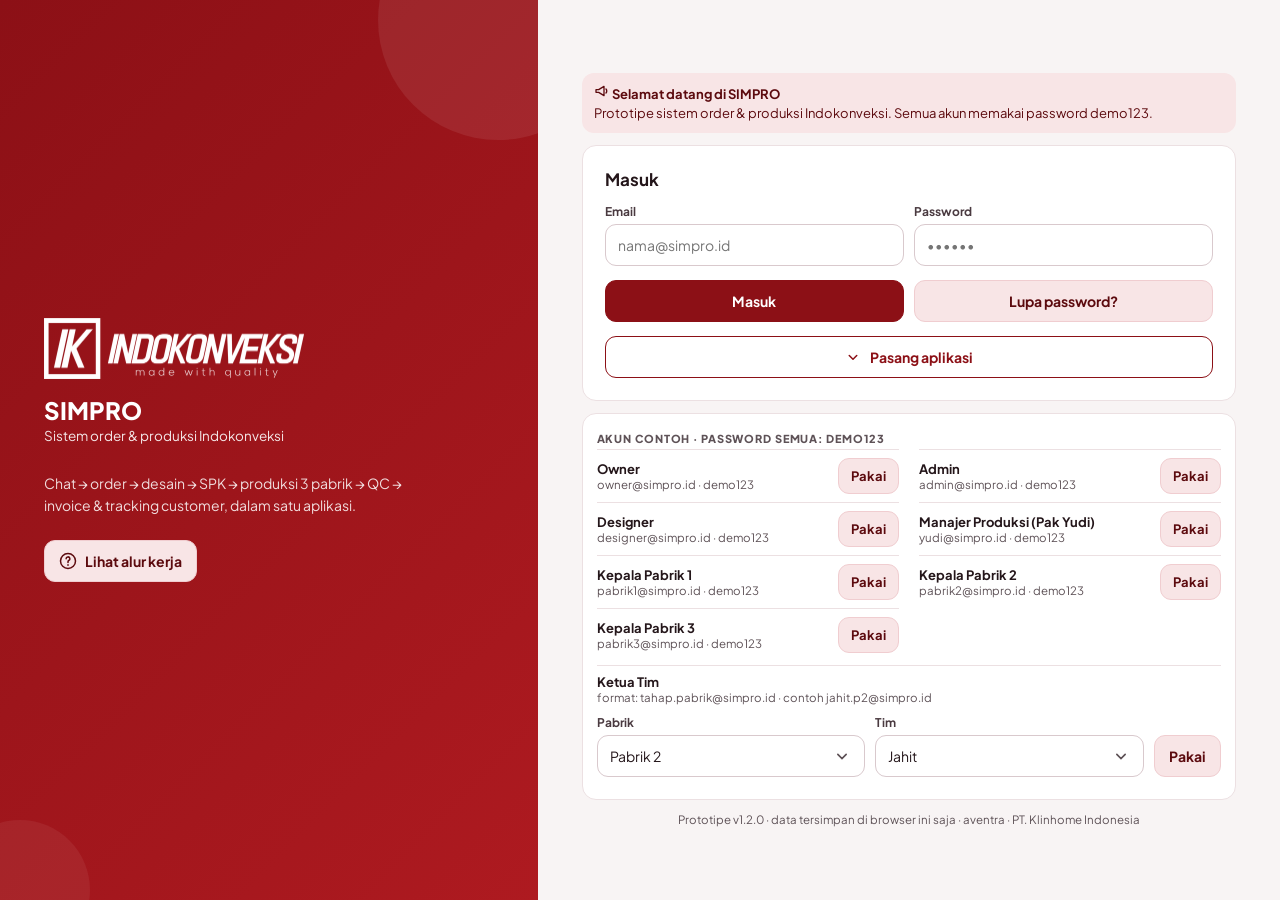
<file: indokonveksi/index.html>
<!doctype html>
<html lang="id">
<head>
<meta charset="utf-8">
<meta name="viewport" content="width=device-width, initial-scale=1, viewport-fit=cover">
<meta name="theme-color" content="#8C1016">
<link rel="icon" type="image/png" href="[data-uri]">
<link rel="apple-touch-icon" href="[data-uri]">
<title>SIMPRO · Indokonveksi</title>
<link rel="preconnect" href="https://fonts.googleapis.com">
<link href="https://fonts.googleapis.com/css2?family=Plus+Jakarta+Sans:wght@400;500;600;700;800&display=swap" rel="stylesheet">
<style>
:root{
  --m:#8C1016; --m2:#AE1A20; --md:#5C0A0E; --tint:#F8E5E6; --tint2:#F0CDD0;
  --ink:#24161A; --muted:#5E5257; --bg:#F8F4F4; --line:#ECE0E2; --card:#FFFFFF;
  --ok:#15803D; --okbg:#DCFCE7; --bad:#B91C1C; --badbg:#FEE2E2; --warn:#B45309; --warnbg:#FEF3C7;
  --blue:#1E3A8A; --bluebg:#E0E9FF;
  --grad:linear-gradient(135deg,#8C1016 0%,#AE1A20 100%);
}
*{box-sizing:border-box}
html,body{margin:0;background:var(--bg);color:var(--ink);font-family:'Plus Jakarta Sans',system-ui,-apple-system,sans-serif;-webkit-tap-highlight-color:transparent}
html.no-scroll{overflow:hidden}
body{min-height:100vh}
a{color:var(--m)}
button,input,select,textarea{font-family:inherit;font-size:15px;color:var(--ink)}
img{max-width:100%}
.hidden{display:none!important}
@media(max-width:899px){.only-d{display:none!important}}
@media(min-width:900px){.only-m{display:none!important}}

/* ===== layout dasar ===== */
.app{display:flex;min-height:100vh}
.side{display:none}
.col{flex:1;min-width:0;display:flex;flex-direction:column}
.hd{position:sticky;top:0;z-index:20;background:var(--grad);color:#fff;overflow:hidden;padding:12px 16px 14px}
.hd.has-hero{background:var(--m)}
.hd:not(.has-hero)::before,.hd:not(.has-hero)::after{content:"";position:absolute;border-radius:50%;background:rgba(255,255,255,.07);pointer-events:none}
.hd::before{width:180px;height:180px;right:-50px;top:-90px}
.hd::after{width:90px;height:90px;right:80px;top:24px;background:rgba(255,255,255,.05)!important}
.hd-row{position:relative;display:flex;align-items:center;gap:6px}
.hd-t{flex:1;min-width:0}
.hd-t b{display:block;font-size:19px;line-height:25px;font-weight:800;white-space:nowrap;overflow:hidden;text-overflow:ellipsis}
.hd-t span{display:block;font-size:13px;color:rgba(255,255,255,.85);white-space:nowrap;overflow:hidden;text-overflow:ellipsis}
.ib{position:relative;width:44px;height:44px;flex:none;display:flex;align-items:center;justify-content:center;border:none;background:transparent;color:#fff;border-radius:12px;cursor:pointer;text-decoration:none}
.ib:active{background:rgba(255,255,255,.12)}
.dot{position:absolute;top:6px;right:5px;min-width:18px;height:18px;padding:0 5px;border-radius:9px;background:#FCD34D;color:#5A1420;font-size:11px;font-weight:800;display:flex;align-items:center;justify-content:center;animation:pulse 1.6s ease-in-out infinite}
@keyframes pulse{0%,100%{box-shadow:0 0 0 0 rgba(252,211,77,.6)}50%{box-shadow:0 0 0 6px rgba(252,211,77,0)}}
.hd-act{display:none}
/* hero HP: menyatu dengan header */
.hero{position:relative;overflow:hidden;background:linear-gradient(180deg,var(--m) 0%,var(--m2) 100%);color:#fff;padding:2px 20px 26px;border-radius:0 0 26px 26px}
.hero::before,.hero::after{content:"";position:absolute;border-radius:50%;background:rgba(255,255,255,.07);pointer-events:none}
.hero::before{width:200px;height:200px;right:-60px;top:-70px}
.hero::after{width:120px;height:120px;left:-40px;bottom:-60px;background:rgba(255,255,255,.05)}
.hero>*{position:relative}
.hero small{display:block;font-size:13px;color:rgba(255,255,255,.85)}
.hero .big{font-size:34px;line-height:40px;font-weight:800}
.hero .hrow{display:flex;gap:10px;margin-top:14px}
.hero .hrow div{flex:1;padding:10px 12px;border-radius:14px;background:rgba(255,255,255,.13)}
.hero .hrow b{display:block;font-size:18px}
.hero .hrow span{font-size:12px;color:rgba(255,255,255,.85)}
.mn{width:100%;padding:16px 16px 104px;display:flex;flex-direction:column;gap:12px}
.hero+.mn{padding-top:24px}

/* ===== menu bawah HP, menu tengah menonjol halus ===== */
.bn{position:fixed;left:0;right:0;bottom:0;z-index:30;height:calc(64px + env(safe-area-inset-bottom));padding-bottom:env(safe-area-inset-bottom);display:flex;background:var(--m);box-shadow:0 -6px 20px rgba(92,10,14,.18)}
.bn a,.bn button{position:relative;flex:1;display:flex;flex-direction:column;align-items:center;gap:3px;padding-top:8px;border:none;background:none;color:rgba(255,255,255,.85);font-size:11px;font-weight:600;text-decoration:none;cursor:pointer;font-family:inherit}
.bn .ic{width:48px;height:30px;border-radius:15px;display:flex;align-items:center;justify-content:center;transition:background .2s}
.bn .on{color:#fff;font-weight:800}
.bn .on .ic{background:#fff;color:var(--m);animation:pop 1.6s ease}
.bn .mid::before{content:"";position:absolute;z-index:-1;left:50%;top:-16px;width:104px;height:40px;transform:translateX(-50%);background:var(--m);border-radius:52px 52px 0 0/40px 40px 0 0;box-shadow:0 -6px 12px -4px rgba(92,10,14,.22)}
.bn .mid .ic{width:54px;height:40px;border-radius:20px;margin-top:-18px;background:rgba(255,255,255,.18)}
.bn .mid.on .ic{background:#fff}
@keyframes pop{0%{transform:scale(.8)}20%{transform:scale(1.08)}40%,100%{transform:scale(1)}}

/* ===== DESKTOP ===== */
@media(min-width:900px){
  .side{display:flex;flex-direction:column;gap:4px;width:248px;flex:none;position:sticky;top:0;height:100vh;padding:22px 14px;background:linear-gradient(180deg,#8C1016 0%,#6E0C11 100%);color:#fff;overflow-y:auto}
  .side .brand{padding:4px 10px 6px}
  .side .brand img{width:180px;display:block;filter:brightness(0) invert(1)}
  .side .who{margin:10px 10px 16px;padding:10px 12px;border-radius:12px;background:rgba(255,255,255,.1);font-size:12px;color:rgba(255,255,255,.85)}
  .side .who b{display:block;font-size:14px;color:#fff}
  .side a{display:flex;align-items:center;gap:12px;min-height:44px;padding:0 12px;border-radius:12px;color:rgba(255,255,255,.9);text-decoration:none;font-weight:600;font-size:14px}
  .side a:hover{background:rgba(255,255,255,.08)}
  .side a.on{background:#fff;color:var(--m);font-weight:800}
  .side .out{margin-top:auto;background:var(--bad);color:#fff;justify-content:center}
  .bn,.hero,.fab{display:none!important}
  .hd,.hd.has-hero{background:#fff;color:var(--ink);border-bottom:1px solid var(--line);padding:14px 32px}
  .hd::before,.hd::after{display:none}
  .hd .ib{color:var(--ink)}
  .hd .ib:hover{background:var(--tint)}
  .hd-t b{font-size:22px;line-height:28px}
  .hd-t span{color:var(--muted)}
  .hd-act{display:flex;gap:8px;margin-right:6px}
  .mn,.hero+.mn{padding:24px 32px 40px;gap:16px}
  .toast{bottom:28px!important}
}

/* ===== kolom responsif ===== */
.cols{display:flex;flex-direction:column;gap:12px}
.c-main,.c-side{display:flex;flex-direction:column;gap:12px;min-width:0}
@media(min-width:1100px){
  .cols{display:grid;grid-template-columns:minmax(0,1.75fr) minmax(320px,1fr);gap:20px;align-items:start}
  .cols.rev{grid-template-columns:minmax(300px,.9fr) minmax(0,1.8fr)}
  .cols.half{grid-template-columns:repeat(2,minmax(0,1fr))}
  .c-main,.c-side{gap:16px}
}
.tgrid{display:grid;gap:12px;grid-template-columns:minmax(0,1fr)}
@media(min-width:900px){.tgrid{grid-template-columns:repeat(auto-fill,minmax(330px,1fr));gap:16px}}
.narrow{width:100%;max-width:820px}

/* ===== blok ===== */
.card{background:var(--card);border:1px solid var(--line);border-radius:16px;padding:16px;display:flex;flex-direction:column;gap:10px}
.card.tight{gap:0;padding:4px 16px}
.card-h{display:flex;justify-content:space-between;align-items:center;gap:10px}
.sec{font-size:12px;font-weight:800;letter-spacing:.08em;color:var(--muted);margin-top:4px;text-transform:uppercase}
.row{display:flex;gap:10px;align-items:center}
.row>*{min-width:0}
.grow{flex:1}
.kpis{display:grid;grid-template-columns:repeat(2,minmax(0,1fr));gap:10px}
@media(min-width:900px){.kpis{grid-template-columns:repeat(auto-fit,minmax(180px,1fr));gap:16px}}
.stat{background:#fff;border:1px solid var(--line);border-radius:16px;padding:14px;display:flex;flex-direction:column;gap:4px;text-decoration:none;color:var(--ink)}
.stat span{font-size:12px;font-weight:700;color:var(--muted)}
.stat b{font-size:24px;font-weight:800;white-space:nowrap}
@media(min-width:900px){.stat{padding:18px 20px}.stat b{font-size:28px}.stat:hover{border-color:var(--tint2)}}
.banner{position:relative;overflow:hidden;background:var(--grad);color:#fff;border-radius:18px;padding:18px 20px;display:flex;flex-direction:column;gap:2px}
.banner::before{content:"";position:absolute;width:160px;height:160px;border-radius:50%;right:-50px;top:-70px;background:rgba(255,255,255,.08)}
.banner>*{position:relative}
.banner small{font-size:13px;color:rgba(255,255,255,.88)}
.banner .big{font-size:30px;line-height:36px;font-weight:800}
.kv{display:flex;justify-content:space-between;gap:12px;font-size:14px;line-height:20px}
.kv span:first-child{color:var(--muted)}
.kv span:last-child{text-align:right;font-weight:600}
.mut{color:var(--muted);font-size:13px}
.small{font-size:12px;color:var(--muted)}
.center{text-align:center}
.li{display:flex;justify-content:space-between;align-items:center;gap:10px;padding:12px 0;border-top:1px solid var(--line);text-decoration:none;color:var(--ink)}
.li:first-child,.card.tight>b+.li{border-top:none}
.li .t{display:flex;flex-direction:column;gap:2px;min-width:0}
.li .t b{font-size:14px}
.li .t span{font-size:13px;color:var(--muted)}
.pill{display:inline-flex;align-items:center;padding:3px 10px;border-radius:999px;font-size:12px;font-weight:700;white-space:nowrap;background:#F1ECEE;color:#4A3A40}
.pill.ok{background:var(--okbg);color:#14532D}.pill.bad{background:var(--badbg);color:#7F1D1D}.pill.warn{background:var(--warnbg);color:#78350F}.pill.blue{background:var(--bluebg);color:var(--blue)}.pill.m{background:var(--m);color:#fff}
.pills{display:flex;gap:6px;flex-wrap:wrap}

/* ===== tabel desktop ===== */
.tbl-card{padding:0;gap:0;overflow:hidden}
.tbl-card>.card-h{padding:14px 18px;border-bottom:1px solid var(--line)}
.tbl-wrap{overflow-x:auto}
.tbl{width:100%;border-collapse:collapse;font-size:14px}
.tbl th{text-align:left;padding:11px 16px;font-size:12px;font-weight:800;letter-spacing:.04em;color:var(--muted);background:#FBF6F7;border-bottom:1px solid var(--line);white-space:nowrap}
.tbl td{padding:12px 16px;border-bottom:1px solid var(--line);vertical-align:middle}
.tbl tr:last-child td{border-bottom:none}
.tbl .r{text-align:right;white-space:nowrap}
.tbl tr[data-href]{cursor:pointer}
.tbl tr[data-href]:hover td{background:#FBF2F3}
.tbl .sub{display:block;font-size:12px;color:var(--muted)}
.tbl td:first-child{white-space:nowrap}
.hd-t b span{display:inline;font-size:inherit;color:inherit}

/* ===== tombol & input ===== */
.btn{display:flex;align-items:center;justify-content:center;gap:8px;min-height:48px;padding:0 16px;border-radius:12px;font-size:15px;font-weight:700;text-decoration:none;cursor:pointer;border:1px solid var(--m);background:var(--m);color:#fff;width:100%;transition:transform .08s;white-space:nowrap}
.btn:active{transform:scale(.98)}
.btn.ok{background:var(--ok);border-color:var(--ok)}
.btn.danger{background:#fff;color:var(--bad);border:1.5px solid var(--bad)}
.btn.red{background:var(--bad);border-color:var(--bad)}
.btn.light{background:var(--tint);color:var(--md);border-color:var(--tint2)}
.btn.ghost{background:#fff;color:var(--m);border:1.5px solid var(--m)}
.btn.wa{background:#0B7C70;border-color:#0B7C70}
.btn.sm{min-height:40px;font-size:14px;padding:0 14px}
.btn.auto{width:auto}
.btn[disabled]{opacity:.5;cursor:not-allowed}
.btns{display:flex;gap:10px}
.btns>*{flex:1}
.shake{animation:shake 2.4s ease-in-out infinite}
@keyframes shake{0%,88%,100%{transform:translateX(0)}90%{transform:translateX(-3px)}92%{transform:translateX(3px)}94%{transform:translateX(-2px)}96%{transform:translateX(2px)}}
.fld{display:flex;flex-direction:column;gap:6px;min-width:0;flex:1}
.fld label{font-size:13px;font-weight:700;color:#4A3A40}
.inp{width:100%;min-height:46px;padding:0 14px;border:1px solid #D9C9CD;border-radius:12px;background:#fff;font-size:15px}
textarea.inp{padding:12px 14px;min-height:84px;resize:vertical}
.inp:focus{outline:2px solid var(--m2);outline-offset:1px;border-color:transparent}
select.inp{appearance:none;background-image:url("data:image/svg+xml,%3Csvg xmlns='http://www.w3.org/2000/svg' width='20' height='20' viewBox='0 0 24 24'%3E%3Cpath d='M7 10l5 5 5-5' fill='none' stroke='%235E5257' stroke-width='2' stroke-linecap='round'/%3E%3C/svg%3E");background-repeat:no-repeat;background-position:right 12px center;padding-right:38px}
.chips{display:flex;gap:8px;flex-wrap:wrap}
.chips.grow{flex:1 1 260px}
.chip{flex:none;min-height:38px;padding:0 14px;border-radius:999px;border:1px solid #D9C9CD;background:#fff;color:#4A3A40;font-size:13px;font-weight:700;display:flex;align-items:center;text-decoration:none;cursor:pointer;white-space:nowrap}
.chip.on{background:var(--m);border-color:var(--m);color:#fff}
.tog{display:flex;align-items:center;justify-content:center;gap:6px;min-height:44px;border-radius:12px;border:1px solid #D9C9CD;background:#fff;font-weight:700;font-size:14px;cursor:pointer;flex:1;position:relative}
.tog input{position:absolute;opacity:0;inset:0;cursor:pointer}
.tog:has(input:checked){background:var(--m);border-color:var(--m);color:#fff}
.chk{display:flex;align-items:center;gap:12px;min-height:44px;font-size:15px;cursor:pointer}
.chk input{width:22px;height:22px;accent-color:var(--m)}
.sizes{display:grid;grid-template-columns:repeat(6,minmax(0,1fr));gap:6px}
.sizes .fld label{text-align:center;font-weight:800}
.sizes .inp{text-align:center;padding:0 4px;font-weight:700}
.tabs{display:flex;gap:4px;padding:4px;border-radius:12px;background:#EEE3E5}
.tabs a{flex:1;min-height:42px;padding:0 6px;display:flex;align-items:center;justify-content:center;border-radius:10px;font-size:14px;font-weight:700;color:#4A3A40;text-decoration:none;white-space:nowrap}
.tabs a.on{background:#fff;color:var(--m);font-weight:800;box-shadow:0 1px 3px rgba(36,22,26,.12)}
@media(max-width:420px){.tabs a{font-size:13px}}
.fab{position:fixed;right:18px;bottom:calc(84px + env(safe-area-inset-bottom));z-index:25;width:56px;height:56px;border-radius:28px;background:var(--m);color:#fff;display:flex;align-items:center;justify-content:center;box-shadow:0 6px 18px rgba(140,16,22,.35);text-decoration:none}
.search{display:flex;gap:10px}

/* ===== linimasa ===== */
.tl{display:flex;flex-direction:column}
.tl-i{position:relative;display:flex;gap:14px;padding-bottom:16px}
.tl-i:not(:last-child)::after{content:"";position:absolute;left:7px;top:22px;bottom:-4px;width:2px;background:#E5D9DC}
.tl-i.done:not(:last-child)::after{background:var(--ok)}
.tl-d{position:relative;width:16px;height:16px;flex:none;margin-top:3px;border-radius:8px;background:#CDBFC3}
.tl-i.done .tl-d{background:var(--ok)}
.tl-i.now .tl-d{background:var(--m);box-shadow:0 0 0 5px var(--tint2)}
.tl-i.rw .tl-d{background:var(--bad)}
.tl-i.skip{opacity:.55}
.tl-b{flex:1;display:flex;flex-direction:column;gap:2px;min-width:0}
.tl-b b{font-size:15px}
.tl-i.now .tl-b>b{color:var(--m)}
.photos{display:flex;gap:8px;flex-wrap:wrap;margin-top:6px}
.ph{width:84px;height:68px;flex:none;border-radius:10px;object-fit:cover;background:#EEE3E5;border:1px solid var(--line);cursor:zoom-in}

/* ===== papan produksi (tanpa geser ke kanan) ===== */
.tiles{display:grid;grid-template-columns:repeat(5,minmax(0,1fr));gap:6px}
@media(max-width:899px){.tile{padding:8px 2px;text-align:center}.tile b{font-size:18px!important;line-height:22px!important}.tile span{font-size:10px!important;white-space:normal!important;text-overflow:clip!important;line-height:12px;letter-spacing:-.01em}}
@media(min-width:900px){.tiles{grid-template-columns:repeat(auto-fit,minmax(88px,1fr));gap:10px}}
.tile{display:flex;flex-direction:column;gap:2px;padding:10px 12px;border-radius:14px;background:#fff;border:1px solid var(--line);text-decoration:none;color:var(--ink)}
.tile b{font-size:22px;line-height:26px}
.tile span{font-size:12px;font-weight:700;color:var(--muted);white-space:nowrap;overflow:hidden;text-overflow:ellipsis}
.tile.hot b{color:var(--bad)}
.tile.on{background:var(--m);border-color:var(--m);color:#fff}
.tile.on span,.tile.on b{color:#fff}
.lanes{display:grid;grid-template-columns:minmax(0,1fr);gap:12px}
@media(min-width:900px){.lanes{grid-template-columns:repeat(auto-fill,minmax(300px,1fr));gap:16px;align-items:start}}
.lane{background:#F2E8EA;border-radius:16px;padding:12px;display:flex;flex-direction:column;gap:8px}
.lane h4{margin:0;padding:2px 4px;display:flex;justify-content:space-between;align-items:center;font-size:15px}
.kc{display:flex;flex-direction:column;gap:5px;padding:12px;border-radius:12px;background:#fff;border:1px solid var(--line);text-decoration:none;color:var(--ink);font-size:13px}
.kc.late{border:1.5px solid var(--bad)}
.kc .kt{display:flex;justify-content:space-between;gap:8px;align-items:center}

/* ===== chat ===== */
.bub{max-width:85%;padding:10px 12px;font-size:14px;line-height:20px;white-space:pre-wrap;word-break:break-word}
.bub.in{align-self:flex-start;background:#fff;border:1px solid var(--line);border-radius:14px 14px 14px 4px}
.bub.out{align-self:flex-end;background:var(--tint);border-radius:14px 14px 4px 14px}
.bub small{display:block;font-size:11px;color:var(--muted);margin-top:4px}
.av{width:44px;height:44px;flex:none;border-radius:22px;background:var(--tint);color:var(--md);display:flex;align-items:center;justify-content:center;font-weight:800}
.badge{min-width:22px;height:22px;padding:0 6px;border-radius:11px;background:var(--bad);color:#fff;font-size:12px;font-weight:800;display:inline-flex;align-items:center;justify-content:center}
.li.sel{background:var(--tint);margin:0 -16px;padding-left:16px;padding-right:16px}
.empty-pane{min-height:320px;justify-content:center;align-items:center;text-align:center}

/* ===== sheet, toast ===== */
.ov{position:fixed;inset:0;z-index:50;background:rgba(36,22,26,.5);display:flex;align-items:flex-end;justify-content:center;animation:fade .15s}
.sh{width:100%;max-width:560px;max-height:90vh;overflow-y:auto;background:#fff;border-radius:22px 22px 0 0;padding:18px 16px calc(22px + env(safe-area-inset-bottom));display:flex;flex-direction:column;gap:14px;animation:up .2s ease}
@media(min-width:900px){.ov{align-items:center}.sh{border-radius:22px;max-width:620px;padding:22px}}
.sh-h{display:flex;justify-content:space-between;align-items:center;gap:10px}
.sh-h b{font-size:18px}
@keyframes fade{from{opacity:0}}@keyframes up{from{transform:translateY(40px);opacity:.4}}
.toast{position:fixed;left:50%;bottom:calc(92px + env(safe-area-inset-bottom));transform:translateX(-50%);z-index:60;max-width:92vw;padding:12px 18px;border-radius:12px;background:#24161A;color:#fff;font-size:14px;font-weight:600;box-shadow:0 8px 24px rgba(0,0,0,.25);animation:up .2s}
.alert{padding:12px 14px;border-radius:12px;font-size:14px;line-height:20px}
.alert.warn{background:var(--warnbg);color:#78350F}.alert.bad{background:var(--badbg);color:#7F1D1D}.alert.ok{background:var(--okbg);color:#14532D}.alert.info{background:var(--tint);color:var(--md)}
.bars{display:flex;align-items:flex-end;gap:10px;height:140px}
.bars div{flex:1;display:flex;flex-direction:column;align-items:center;gap:6px;justify-content:flex-end;height:100%}
.bars i{display:block;width:100%;max-width:64px;border-radius:6px 6px 2px 2px;background:var(--tint2)}
.bars div:last-child i{background:var(--m)}
.bars span{font-size:11px;color:var(--muted)}
.meter{height:10px;border-radius:5px;background:#EFE4E6;overflow:hidden}.meter i{display:block;height:100%;background:var(--m);border-radius:5px}
.prev{height:240px;border-radius:12px;background:#F1E8EA;display:flex;align-items:center;justify-content:center;overflow:hidden}
@media(min-width:900px){.prev{height:380px}}
.prev img{width:100%;height:100%;object-fit:contain}
.vers{display:flex;gap:10px;flex-wrap:wrap}
.ver{flex:none;width:108px;display:flex;flex-direction:column;gap:6px;padding:8px;border-radius:14px;background:#fff;border:1px solid var(--line);text-decoration:none;color:var(--ink)}
.ver.on{border:2px solid var(--m)}
.ver .th{height:80px;border-radius:10px;background:#F1E8EA;display:flex;align-items:center;justify-content:center;overflow:hidden;font-weight:800;color:var(--muted)}
.ver .th img{width:100%;height:100%;object-fit:cover}

/* ===== login ===== */
.login{min-height:100vh;display:flex;flex-direction:column}
.lg-top{position:relative;overflow:hidden;background:var(--grad);color:#fff;padding:40px 24px 72px}
.lg-top::before{content:"";position:absolute;width:240px;height:240px;border-radius:50%;right:-80px;top:-100px;background:rgba(255,255,255,.08)}
.lg-top::after{content:"";position:absolute;width:140px;height:140px;border-radius:50%;left:-50px;bottom:-60px;background:rgba(255,255,255,.06)}
.lg-top>*{position:relative}
.lg-logo{width:230px;max-width:80%;display:block;filter:brightness(0) invert(1)}
.lg-body{width:100%;max-width:560px;margin:-44px auto 0;padding:0 16px 32px;display:flex;flex-direction:column;gap:12px;position:relative}
.acc{display:flex;align-items:center;gap:12px;padding:10px 0;border-top:1px solid var(--line)}
.acc .t{flex:1;min-width:0}
.acc .t b{display:block;font-size:14px}
.acc .t span{display:block;font-size:12px;color:var(--muted);word-break:break-all}
.accs{display:grid;grid-template-columns:minmax(0,1fr);column-gap:20px}
@media(min-width:900px){
  .login{flex-direction:row}
  .lg-top{flex:0 0 42%;display:flex;flex-direction:column;justify-content:center;padding:64px 56px}
  .lg-logo{width:340px}
  .lg-body{flex:1;margin:0;max-width:none;padding:40px 56px;overflow-y:auto;max-height:100vh}
  .lg-body>*{width:100%;max-width:760px;margin-left:auto;margin-right:auto}
  .lg-body>:first-child{margin-top:auto}.lg-body>:last-child{margin-bottom:auto}
  .accs{grid-template-columns:repeat(2,minmax(0,1fr))}
}

/* ===== tracking ===== */
.trk-hero{position:relative;overflow:hidden;background:var(--grad);color:#fff;padding:22px 20px 30px}
.trk-hero::before{content:"";position:absolute;width:220px;height:220px;border-radius:50%;right:-60px;top:-90px;background:rgba(255,255,255,.08)}
.trk-hero>*{position:relative}
.trk-hero img{width:170px;filter:brightness(0) invert(1)}
@media(min-width:900px){.trk-hero{padding:32px 48px 40px}.trk-hero img{width:220px}.trk-main{padding:28px 48px 48px!important}}
.zoom{position:fixed;inset:0;z-index:70;background:rgba(0,0,0,.85);display:flex;align-items:center;justify-content:center;padding:16px}
.zoom img{max-height:90vh;border-radius:12px}

/* ===== cetak ===== */
.doc{max-width:780px;margin:0 auto;background:#fff;padding:32px;font-size:14px}
.doc h1{margin:0;font-size:22px;color:var(--m)}
.doc table{width:100%;border-collapse:collapse;margin-top:12px}
.doc th,.doc td{border-bottom:1px solid #E5D9DC;padding:8px 6px;text-align:left;vertical-align:top}
.doc th{background:var(--tint);color:var(--md);font-size:12px}
.doc .r{text-align:right}

/* ===== v1.2 — pola aplikasi Aventra ===== */
html[data-theme=hitam]{--m:#1E2120;--m2:#3A3F42;--md:#111314;--tint:#FFF6DB;--tint2:#F5DC97;--grad:linear-gradient(135deg,#1E2120 0%,#3A3F42 100%)}
html[data-theme=hitam] .bn .on .ic,html[data-theme=hitam] .side a.on{background:#F2B01E;color:#1E2120}
html[data-theme=hitam] .chip.on,html[data-theme=hitam] .tile.on{background:#1E2120;border-color:#1E2120}
.badge.ring,.bdot.ring{animation:ring 1.6s ease-out infinite}
@keyframes ring{0%{box-shadow:0 0 0 0 rgba(239,68,68,.65)}70%{box-shadow:0 0 0 9px rgba(239,68,68,0)}100%{box-shadow:0 0 0 0 rgba(239,68,68,0)}}
.bdot{position:absolute;top:-4px;right:2px;min-width:18px;height:18px;padding:0 5px;border-radius:9px;background:#EF4444;color:#fff;font-size:11px;font-weight:800;display:flex;align-items:center;justify-content:center;border:2px solid var(--m)}
.bn .ic{position:relative}
.billbar{display:flex;align-items:center;justify-content:space-between;gap:10px;padding:8px 16px;background:#FEF3C7;color:#78350F;font-size:13px;border-bottom:1px solid #FCD34D}
.billbar span{display:flex;align-items:center;gap:6px;flex-wrap:wrap}
.billbar .btn{background:#B45309;border-color:#B45309}
@media(min-width:900px){.billbar{padding:8px 32px}}
.asbar{position:sticky;top:0;z-index:40;display:flex;align-items:center;gap:8px;flex-wrap:wrap;padding:6px 16px;background:#1E3A8A;color:#fff;font-size:13px}
.asbar .btn{margin-left:auto;min-height:32px}
.cpb{display:inline-flex;align-items:center;justify-content:center;width:28px;height:28px;margin-left:4px;vertical-align:middle;border:1px solid var(--line);border-radius:8px;background:#fff;color:var(--muted);cursor:pointer}
.cpb:active{background:var(--tint)}
.heads{position:fixed;top:12px;left:50%;transform:translateX(-50%);z-index:90;width:min(520px,94vw);display:flex;gap:12px;align-items:center;padding:12px 14px;border-radius:16px;background:#fff;color:var(--ink);text-decoration:none;box-shadow:0 12px 32px rgba(36,22,26,.25);border:1px solid var(--line);animation:drop .3s ease}
.heads .hic{width:40px;height:40px;flex:none;border-radius:12px;background:var(--m);color:#fff;display:flex;align-items:center;justify-content:center}
.heads .t{display:flex;flex-direction:column;gap:2px;font-size:14px}.heads .t b{font-size:12px;color:var(--muted)}
@keyframes drop{from{transform:translate(-50%,-30px);opacity:0}}
.mgrid{display:grid;grid-template-columns:repeat(3,minmax(0,1fr));gap:8px}
@media(min-width:600px){.mgrid{grid-template-columns:repeat(4,minmax(0,1fr))}}
.mtile{position:relative;display:flex;flex-direction:column;align-items:center;gap:6px;padding:14px 6px;border-radius:14px;background:var(--bg);border:1px solid var(--line);color:var(--ink);text-decoration:none;font-size:12px;font-weight:700;text-align:center}
.mtile svg{color:var(--m)}
.mtile .lk{position:absolute;top:6px;left:6px;color:var(--muted)}
.mtile .badge{position:absolute;top:6px;right:6px}
.prob{border-left-width:1px}
.prob.bad{border-color:#FCA5A5}.prob.warn{border-color:#FCD34D}
.themeopt{display:flex;align-items:center;gap:12px;padding:12px;border-radius:14px;border:1.5px solid var(--line);cursor:pointer}
.themeopt:has(input:checked){border-color:var(--m);background:var(--tint)}
.themeopt input{accent-color:var(--m)}
.themeopt .sw{width:44px;height:44px;border-radius:12px;flex:none}
.acc-d{border-top:1px solid var(--line);padding:10px 0}
.acc-d:first-of-type{border-top:none}
.acc-d summary{cursor:pointer;font-weight:700;font-size:14px;list-style:none;display:flex;justify-content:space-between}
.acc-d summary::after{content:"+";color:var(--muted);font-weight:800}
.acc-d[open] summary::after{content:"−"}
.acc-d ul,.helpl{margin:8px 0 0;padding-left:18px;font-size:14px;line-height:22px;color:var(--muted)}
.acc-d .mut{margin-top:6px}
.card.hl{border:2px solid var(--m)}
.lockbox svg{color:var(--muted)}
.sh.pop{max-width:480px}
.sa-hd{background:#1E3A8A!important;color:#fff!important}
.sa-hd .hd-t span{color:rgba(255,255,255,.85)!important}
@media(min-width:900px){
  .side{background:linear-gradient(180deg,var(--m) 0%,var(--md) 100%)}
  .sfind{display:flex;align-items:center;gap:8px;margin:0 6px 10px;padding:0 10px;min-height:40px;border-radius:12px;background:rgba(255,255,255,.12);color:rgba(255,255,255,.8)}
  .sfind input{flex:1;min-width:0;border:none;background:transparent;color:#fff;font-size:14px;outline:none}
  .sfind input::placeholder{color:rgba(255,255,255,.7)}
  .sfind kbd{font-family:inherit;font-size:11px;padding:1px 6px;border-radius:6px;background:rgba(255,255,255,.18)}
  .sgrps{display:flex;flex-direction:column;gap:6px;margin-bottom:12px}
  .sg-h{display:flex;align-items:center;justify-content:space-between;width:100%;padding:6px 12px;border:none;background:none;color:rgba(255,255,255,.65);font-size:11px;font-weight:800;letter-spacing:.1em;text-transform:uppercase;cursor:pointer}
  .sg-h span{transition:transform .2s;display:flex}
  .sgrp.closed .sg-h span{transform:rotate(-90deg)}
  .sgrp.closed .sg-b{display:none}
  .sg-b{display:flex;flex-direction:column;gap:2px}
  .side a .badge{margin-left:auto}
  .side .sver{padding:10px 12px 0;font-size:11px;color:rgba(255,255,255,.6)}
  .sfind{display:flex}
}
@media(max-width:899px){.sfind{display:none}}

/* ===== v1.3 — sidebar berbingkai & panduan interaktif ===== */
@media(min-width:900px){
  .sgrps{gap:8px}
  .sgrp{border:1px solid rgba(255,255,255,.14);border-radius:14px;background:rgba(0,0,0,.10);padding:4px}
  .sg-h{gap:10px;padding:9px 10px!important;border-radius:10px;color:rgba(255,255,255,.92)!important;font-size:12px!important;letter-spacing:.08em}
  .sg-h:hover{background:rgba(255,255,255,.08)}
  .sg-h .chev{display:flex;transition:transform .2s}
  .sg-h span.grow{text-align:left}
  .sgrp .sg-h span:not(.chev){transform:none!important}
  .sgrp.closed .sg-h .chev{transform:rotate(-90deg)}
  .sg-b{margin:2px 4px 6px;padding:6px;border-radius:10px;background:rgba(255,255,255,.07);gap:2px!important}
  .sg-b a{min-height:40px!important}
}
.tour{position:fixed;inset:0;z-index:100}
.thole{position:fixed;border-radius:12px;box-shadow:0 0 0 9999px rgba(24,10,13,.62);outline:2px solid #FCD34D;transition:all .25s ease;pointer-events:none}
.tcard{position:fixed;z-index:101;background:#fff;color:var(--ink);border-radius:18px;padding:16px;box-shadow:0 18px 48px rgba(0,0,0,.35);display:flex;flex-direction:column;gap:8px;max-height:70vh;overflow-y:auto;animation:up .2s}
.tcard.center{left:50%!important;top:50%!important;transform:translate(-50%,-50%);width:min(440px,92vw)!important}
.tcard b#tourT{font-size:17px}
.tbody{font-size:14px;line-height:21px;color:#3A2D32}
.tprog{display:flex;justify-content:space-between;font-size:12px;font-weight:800;color:var(--m);text-transform:uppercase;letter-spacing:.06em}
.tbar{height:4px;border-radius:2px;background:#EFE4E6;overflow:hidden}.tbar i{display:block;height:100%;background:var(--m)}
.tbtns{display:flex;gap:8px;align-items:center;margin-top:4px}
.toff{display:flex;gap:8px;align-items:center;font-size:12px;color:var(--muted)}
.tlegend{display:flex;flex-wrap:wrap;gap:6px;align-items:center;margin-top:8px;font-size:13px;line-height:24px}
@media(max-width:699px){.tcard:not(.center){left:10px!important;right:10px!important;bottom:calc(12px + env(safe-area-inset-bottom));top:auto!important;width:auto!important}.tcard.topc{top:12px!important;bottom:auto}}
ol.helpl li{margin-bottom:6px}

/* ===== v1.4 — ukuran ringkas (mengikuti aplikasi Stok Gudang) ===== */
body{font-size:14px}
button,input,select,textarea{font-size:14px}
.hd{padding:10px 14px 12px}
.hd-t b{font-size:17px;line-height:22px}
.hd-t span{font-size:12px}
.ib{width:40px;height:40px}
.hero{padding:0 16px 20px;border-radius:0 0 22px 22px}
.hero small{font-size:12px}
.hero .big{font-size:26px;line-height:32px}
.hero .hrow{margin-top:10px;gap:8px}
.hero .hrow div{padding:8px 10px;border-radius:12px}
.hero .hrow b{font-size:15px}
.hero .hrow span{font-size:11px}
.mn{padding:12px 12px 92px;gap:10px}
.hero+.mn{padding-top:16px}
.card{padding:14px;gap:8px;border-radius:14px}
.card.tight{padding:2px 14px}
.sec{font-size:11px}
.kv{font-size:13px;line-height:19px}
.mut{font-size:12.5px}
.small{font-size:11.5px}
.li{padding:10px 0;gap:8px}
.li .t b{font-size:13.5px}
.li .t span{font-size:12px}
.pill{font-size:11px;padding:2px 8px}
.kpis{gap:8px}
.stat{padding:11px 12px;border-radius:14px;gap:2px}
.stat span{font-size:11.5px}
.stat b{font-size:19px}
.banner{padding:14px 16px;border-radius:16px}
.banner small{font-size:12px}
.banner .big{font-size:22px;line-height:28px}
.btn{min-height:42px;font-size:14px;border-radius:11px;padding:0 14px}
.btn.sm{min-height:36px;font-size:13px;padding:0 12px}
.inp{min-height:42px;font-size:14px;border-radius:11px;padding:0 12px}
textarea.inp{min-height:76px;padding:10px 12px}
.fld{gap:5px}
.fld label{font-size:12px}
.chips{gap:6px}
.chip{min-height:34px;font-size:12.5px;padding:0 12px}
.tog{min-height:40px;font-size:13px}
.chk{min-height:40px;font-size:14px}
.chk input{width:19px;height:19px}
.sizes .inp{min-height:40px}
.tabs a{min-height:38px;font-size:13px}
.tbl{font-size:13px}
.tbl th{padding:9px 12px;font-size:11px}
.tbl td{padding:10px 12px}
.tbl-card>.card-h{padding:12px 14px}
.tl-i{gap:12px;padding-bottom:12px}
.tl-b b{font-size:14px}
.ph{width:72px;height:58px}
.tile{padding:8px 10px;border-radius:12px}
.tile b{font-size:19px;line-height:23px}
.tile span{font-size:11px}
.lane{padding:10px;border-radius:14px}
.lane h4{font-size:14px}
.kc{padding:10px;font-size:12.5px}
.bub{font-size:13.5px;line-height:19px;padding:8px 11px}
.av{width:38px;height:38px;border-radius:19px}
.bars{height:120px}
.prev{height:200px}
.ver{width:96px}.ver .th{height:70px}
.fab{width:52px;height:52px;bottom:calc(76px + env(safe-area-inset-bottom))}
.sh{padding:16px 14px calc(18px + env(safe-area-inset-bottom));gap:12px}
.sh-h b{font-size:16px}
.alert{font-size:13px;line-height:19px;padding:10px 12px}
.toast{font-size:13px;padding:10px 16px;bottom:calc(80px + env(safe-area-inset-bottom))}
.billbar{font-size:12px;padding:6px 14px}
.bn{height:calc(58px + env(safe-area-inset-bottom))}
.bn a,.bn button{font-size:10.5px;padding-top:6px;gap:2px}
.bn .ic{width:44px;height:28px}
.bn .mid::before{width:92px;height:34px;top:-13px;border-radius:46px 46px 0 0/34px 34px 0 0}
.bn .mid .ic{width:48px;height:36px;margin-top:-15px;border-radius:18px}
.lg-top{padding:32px 20px 64px}
.lg-logo{width:190px}
.acc{padding:8px 0}
.acc .t b{font-size:13px}
.acc .t span{font-size:11.5px}
.trk-hero img{width:150px}
.tcard{padding:14px;gap:6px}
.tcard b#tourT{font-size:15px}
.tbody{font-size:13px;line-height:19px}
.heads .t{font-size:13px}
.mtile{padding:12px 4px;font-size:11.5px}
.themeopt{padding:10px}
.themeopt .sw{width:36px;height:36px}
@media(min-width:900px){
  .side{width:228px;padding:18px 12px}
  .side .brand img{width:150px}
  .side .who{margin:8px 8px 12px;padding:8px 10px;font-size:11.5px}
  .side .who b{font-size:13px}
  .side a{min-height:36px!important;font-size:13px;gap:10px;padding:0 10px}
  .sg-h{font-size:11px!important;padding:7px 9px!important}
  .sfind{min-height:36px}
  .sfind input{font-size:13px}
  .hd,.hd.has-hero{padding:10px 24px}
  .hd-t b{font-size:18px;line-height:24px}
  .mn,.hero+.mn{padding:16px 24px 32px;gap:14px}
  .kpis{grid-template-columns:repeat(auto-fit,minmax(160px,1fr));gap:12px}
  .stat{padding:12px 14px}
  .stat b{font-size:21px}
  .cols{gap:16px}
  .c-main,.c-side{gap:14px}
  .tgrid,.lanes{gap:14px}
  .tiles{gap:8px}
  .prev{height:320px}
  .lg-top{padding:48px 44px}
  .lg-logo{width:260px}
  .lg-body{padding:32px 44px}
  .trk-hero{padding:24px 36px 30px}
  .trk-hero img{width:180px}
  .billbar{padding:6px 24px}
}
@media(min-width:1100px){.cols{grid-template-columns:minmax(0,1.75fr) minmax(300px,1fr)}}
@media print{.noprint{display:none!important}body{background:#fff}.doc{padding:0}}
</style>
</head>
<body>
<div id="root"></div>
<script>
'use strict';
/* =========================================================
   SIMPRO Konveksi — prototipe (data tersimpan di browser)
   ========================================================= */
const KEY = 'simpro_demo_v1', SKEY = 'simpro_sess_v1', PASS = 'demo123';
const LOGO = '[data-uri]';
const STAGES = [['kain','Kain'],['cutting','Cutting'],['jahit','Jahit'],['bordir','Bordir'],['sablon','Sablon'],['jahit_apd','Jahit APD'],['finishing','Finishing'],['qc','QC'],['packing','Packing']];
const SN = Object.fromEntries(STAGES);
const OPTIONAL = ['bordir','sablon','jahit_apd'];
const SIZES = ['S','M','L','XL','XXL','XXXL'];
const ROLES = {owner:'Owner',admin:'Admin',designer:'Designer',manajer:'Manajer Produksi',kepala:'Kepala Pabrik',ketua:'Ketua Tim'};
const ORDER_ST = {menunggu_desain:['Menunggu Desain','n'],revisi_desain:['Revisi Desain','warn'],siap_spk:['Siap SPK','blue'],produksi:['Produksi','blue'],selesai_produksi:['Selesai Produksi','ok'],dikirim:['Dikirim','ok'],selesai:['Selesai','ok'],batal:['Batal','bad']};
const SPK_ST = {dikirim:['Dikirim','n'],negosiasi:['Negosiasi','warn'],diterima:['Diterima','ok'],ditolak:['Ditolak','bad'],selesai:['Selesai','ok']};
const STG_ST = {belum:['Belum','n'],menunggu:['Menunggu','warn'],dikerjakan:['Dikerjakan','blue'],selesai:['Selesai','ok'],rework:['Rework','bad'],dilewati:['Dilewati','n'],menunggu_rework:['Tunggu rework','warn']};
const INV_ST = {belum_bayar:['Belum Bayar','bad'],dp:['DP','warn'],lunas:['Lunas','ok'],jatuh_tempo:['Jatuh Tempo','bad']};
const DES_ST = {diajukan:['Diajukan','blue'],revisi:['Revisi','warn'],disetujui:['Disetujui','ok']};
const CHAT_ST = {baru:['Baru','bad'],diproses:['Diproses','warn'],selesai:['Selesai','ok']};
const PAY_T = {dp:'DP',cicilan:'Cicilan',pelunasan:'Pelunasan'};

/* ---------- icons ---------- */
const IC = {
 down:'M7 10 L12 15 L17 10', tag:'M3 12 V4 H11 L20 13 L13 20 Z M7.5 8.5 V8.6', factory:'M3 21 V10 L9 13 V10 L15 13 V6 H20 V21 Z M7 17 H9 M12 17 H14 M17 17 H18', copy:'M9 9 H19 V19 H9 Z M5 15 V5 H15', alert:'M12 3 L22 20 H2 Z M12 10 V14 M12 17 V17.5', trend:'M3 17 L9 11 L13 15 L21 7 M15 7 H21 V13', wallet:'M3 7 H19 V19 H3 Z M3 7 L15 3 V7 M15 13 H17', pin:'M12 21 C12 21 5 14 5 9 A7 7 0 0 1 19 9 C19 14 12 21 12 21 Z M12 11 A2 2 0 1 0 12 7 A2 2 0 1 0 12 11 Z', users:'M9 11 A3.5 3.5 0 1 0 9 4 A3.5 3.5 0 1 0 9 11 Z M2 20 C2 15 16 15 16 20 M16 4 A3.5 3.5 0 0 1 16 11 M18 15 C20 16 22 17 22 20', box:'M3 7 L12 3 L21 7 V17 L12 21 L3 17 Z M3 7 L12 11 L21 7 M12 11 V21', mega:'M3 10 V14 H7 L15 19 V5 L7 10 Z M18 9 C19.5 10.5 19.5 13.5 18 15', lock:'M6 11 H18 V21 H6 Z M8 11 V7 A4 4 0 0 1 16 7 V11', scan:'M4 8 V4 H8 M16 4 H20 V8 M20 16 V20 H16 M8 20 H4 V16 M7 12 H17', help:'M12 22 A10 10 0 1 0 12 2 A10 10 0 1 0 12 22 Z M9.5 9 A2.5 2.5 0 1 1 13 11.3 C12.3 11.7 12 12.3 12 13 V14 M12 17 V17.5',
 home:'M3 11 L12 4 L21 11 V20 H14 V14 H10 V20 H3 Z', chat:'M4 5 H20 V16 H9 L5 20 V16 H4 Z',
 order:'M8 3 H16 V6 H8 Z M6 5 H5 V21 H19 V5 H18 M9 11 H15 M9 15 H13', invoice:'M6 3 H18 V21 L15 19 L12 21 L9 19 L6 21 Z M9 8 H15 M9 12 H15',
 more:'M4 4 H10 V10 H4 Z M14 4 H20 V10 H14 Z M4 14 H10 V20 H4 Z M14 14 H20 V20 H14 Z', spk:'M6 3 H14 L18 7 V21 H6 Z M14 3 V7 H18 M9 13 H15 M9 17 H13',
 board:'M4 4 H8 V20 H4 Z M10 4 H14 V14 H10 Z M16 4 H20 V17 H16 Z', chart:'M4 20 H20 M7 16 V11 M12 16 V6 M17 16 V9',
 task:'M4 12 L9 17 L20 6', clock:'M12 3 A9 9 0 1 0 12.01 3 Z M12 7 V12 L15 14', bell:'M6 16 V11 A6 6 0 0 1 18 11 V16 L20 18 H4 Z M10 21 H14',
 user:'M12 12 A4 4 0 1 0 12 4 A4 4 0 1 0 12 12 Z M4 21 C4 15 20 15 20 21', camera:'M4 8 H8 L10 5 H14 L16 8 H20 V19 H4 Z M12 16 A3 3 0 1 0 12 10 A3 3 0 1 0 12 16 Z',
 pen:'M4 20 L8 19 L19 8 L16 5 L5 16 Z', back:'M15 5 L8 12 L15 19', search:'M11 18 A7 7 0 1 0 11 4 A7 7 0 1 0 11 18 Z M16 16 L21 21',
 wa:'M5 19 L6 15 A8 8 0 1 1 9 18 Z', plus:'M12 5 V19 M5 12 H19', gear:'M12 15 A3 3 0 1 0 12 9 A3 3 0 1 0 12 15 Z M12 2 V5 M12 19 V22 M2 12 H5 M19 12 H22 M5 5 L7 7 M17 17 L19 19 M5 19 L7 17 M17 7 L19 5',
 file:'M6 3 H14 L18 7 V21 H6 Z M14 3 V7 H18', out:'M10 4 H5 V20 H10 M15 8 L19 12 L15 16 M19 12 H9', x:'M6 6 L18 18 M18 6 L6 18', send:'M4 12 L20 4 L14 20 L11 13 Z',
 print:'M7 8 V3 H17 V8 M7 17 H5 V9 H19 V17 H17 M7 14 H17 V21 H7 Z', link:'M10 14 L14 10 M8 12 L6 14 A3 3 0 0 0 10 18 L12 16 M16 12 L18 10 A3 3 0 0 0 14 6 L12 8'
};
const ic = (n, s = 22) => `<svg width="${s}" height="${s}" viewBox="0 0 24 24" aria-hidden="true" style="flex:none"><path d="${IC[n]}" fill="none" stroke="currentColor" stroke-width="2" stroke-linecap="round" stroke-linejoin="round"/></svg>`;

/* ---------- helpers ---------- */
const $ = (s, el = document) => el.querySelector(s);
const esc = v => String(v ?? '').replace(/[&<>"']/g, c => ({'&':'&amp;','<':'&lt;','>':'&gt;','"':'&quot;',"'":'&#39;'}[c]));
const uid = () => Math.random().toString(36).slice(2, 10);
const token = () => Array.from(crypto.getRandomValues(new Uint8Array(20)), b => b.toString(16).padStart(2, '0')).join('');
const rp = n => 'Rp\u00a0' + Math.round(Number(n) || 0).toLocaleString('id-ID');
const rpS = n => { n = Math.round(Number(n) || 0); const a = Math.abs(n); return a >= 1e9 ? 'Rp\u00a0' + (n / 1e9).toFixed(1).replace('.', ',') + '\u00a0M' : a >= 1e6 ? 'Rp\u00a0' + (n / 1e6).toFixed(1).replace('.', ',') + '\u00a0jt' : rp(n); };
const num = v => Number(String(v ?? '').replace(/[^\d-]/g, '')) || 0;
const pad = n => String(n).padStart(2, '0');
const ymd = d => `${d.getFullYear()}-${pad(d.getMonth() + 1)}-${pad(d.getDate())}`;
const today = () => ymd(new Date());
const addDays = (s, n) => { const d = new Date(s + 'T00:00:00'); d.setDate(d.getDate() + n); return ymd(d); };
const daysTo = s => Math.round((new Date(s + 'T00:00:00') - new Date(today() + 'T00:00:00')) / 864e5);
const BLN = ['Jan','Feb','Mar','Apr','Mei','Jun','Jul','Agu','Sep','Okt','Nov','Des'];
const fd = s => { if (!s) return '-'; const d = new Date(s.length <= 10 ? s + 'T00:00:00' : s); return `${d.getDate()} ${BLN[d.getMonth()]} ${d.getFullYear()}`; };
const ft = s => { if (!s) return '-'; const d = new Date(s); return `${d.getDate()} ${BLN[d.getMonth()]} ${pad(d.getHours())}.${pad(d.getMinutes())}`; };
const now = () => new Date().toISOString();
const pill = (map, k) => { const v = map[k] || [k, 'n']; return `<span class="pill ${v[1]}">${esc(v[0])}</span>`; };
const kv = (k, v, cls = '') => `<div class="kv"><span>${k}</span><span class="${cls}">${v}</span></div>`;
const fld = (label, name, val = '', opt = {}) => {
  const id = 'f_' + name + '_' + uid().slice(0, 4);
  const attrs = `id="${id}" name="${name}" class="inp" ${opt.req ? 'required' : ''} ${opt.ph ? `placeholder="${esc(opt.ph)}"` : ''} ${opt.attr || ''}`;
  let ctl;
  if (opt.sel) ctl = `<select ${attrs}>${opt.sel.map(o => { const [v, t] = Array.isArray(o) ? o : [o, o]; return `<option value="${esc(v)}" ${String(v) === String(val) ? 'selected' : ''}>${esc(t)}</option>`; }).join('')}</select>`;
  else if (opt.area) ctl = `<textarea ${attrs}>${esc(val)}</textarea>`;
  else ctl = `<input type="${opt.type || 'text'}" value="${esc(val)}" ${opt.num ? 'inputmode="numeric"' : ''} ${attrs}>`;
  return `<div class="fld"><label for="${id}">${label}</label>${ctl}${opt.hint ? `<div class="small">${opt.hint}</div>` : ''}</div>`;
};
const photoPh = (t = 'Foto contoh') => 'data:image/svg+xml;utf8,' + encodeURIComponent(`<svg xmlns="http://www.w3.org/2000/svg" width="320" height="240"><defs><pattern id="p" width="16" height="16" patternUnits="userSpaceOnUse" patternTransform="rotate(45)"><rect width="8" height="16" fill="#EAD7DB"/></pattern></defs><rect width="320" height="240" fill="#F5EBED"/><rect width="320" height="240" fill="url(#p)"/><text x="160" y="128" text-anchor="middle" font-family="sans-serif" font-size="22" font-weight="700" fill="#7A1F2B">${t}</text></svg>`);

function fileToData(file, max = 1000, q = 0.7) {
  return new Promise(res => {
    if (!file || !file.type.startsWith('image/')) return res(null);
    const url = URL.createObjectURL(file), img = new Image();
    img.onload = () => {
      const r = Math.min(1, max / Math.max(img.width, img.height));
      const c = document.createElement('canvas'); c.width = Math.round(img.width * r); c.height = Math.round(img.height * r);
      c.getContext('2d').drawImage(img, 0, 0, c.width, c.height); URL.revokeObjectURL(url);
      res(c.toDataURL('image/jpeg', q));
    };
    img.onerror = () => res(null); img.src = url;
  });
}

/* ---------- data ---------- */
let DB;
function save() {
  try { localStorage.setItem(KEY, JSON.stringify(DB)); }
  catch (e) { toast('Penyimpanan browser penuh. Hapus beberapa foto atau reset data contoh.'); }
}
function load() {
  try { DB = JSON.parse(localStorage.getItem(KEY)); } catch (e) { DB = null; }
  if (!DB || DB.v !== 1) { DB = seed(); }
  migrate(); save();
}
function nextNo(p, at = new Date()) {
  const k = p + String(at.getFullYear()).slice(2) + pad(at.getMonth() + 1);
  DB.seq[k] = (DB.seq[k] || 0) + 1;
  return `${p}-${k.slice(p.length)}-${String(DB.seq[k]).padStart(4, '0')}`;
}
const me = () => { const s = DB.users.find(u => u.id === localStorage.getItem(SKEY) && u.active); if (s && s.role === 'sa') { const a = localStorage.getItem('simpro_as_v1'); const t = a && DB.users.find(u => u.id === a && u.active); if (t) return t; } return s; };
const U = id => DB.users.find(u => u.id === id);
const C = id => DB.customers.find(c => c.id === id);
const O = id => DB.orders.find(o => o.id === id);
const F = id => DB.factories.find(f => f.id === id);
const T = id => DB.teams.find(t => t.id === id);
const spkOf = oid => DB.spks.filter(s => s.orderId === oid && s.status !== 'ditolak').slice(-1)[0];
const stagesOf = sid => DB.stages.filter(s => s.spkId === sid).sort((a, b) => a.seq - b.seq);
const invOf = oid => DB.invoices.find(i => i.orderId === oid);
const photosOf = stid => DB.photos.filter(p => p.stageId === stid);
const designsOf = oid => DB.designs.filter(d => d.orderId === oid).sort((a, b) => a.version - b.version);
const qtyItem = it => SIZES.reduce((s, z) => s + (num(it.sizes[z])), 0);
const qtyOrder = o => o.items.reduce((s, it) => s + qtyItem(it), 0);
const totalOrder = o => o.items.reduce((s, it) => s + qtyItem(it) * num(it.price), 0);
const canPrice = u => u && (u.role === 'owner' || u.role === 'manajer');
const itemsTxt = o => o.items.map(it => `${it.product} ${it.color}`).join(', ');
function curStage(spk) {
  if (!spk) return null; const st = stagesOf(spk.id);
  return st.find(s => s.status === 'rework') || st.find(s => s.status === 'dikerjakan') || st.find(s => s.status === 'menunggu') || st.find(s => s.status === 'menunggu_rework') || null;
}
function spkWarn(spk) {
  if (!spk || spk.status !== 'diterima') return null;
  const qc = stagesOf(spk.id).find(s => s.type === 'qc');
  if (qc && qc.status !== 'belum') return null;
  const d = daysTo(spk.deadline);
  if (d < 0) return [`Lewat ${-d} hari`, 'bad'];
  if (d <= (DB.settings?.warnDays ?? 2)) return [d === 0 ? 'Hari ini' : `H-${d}`, 'warn'];
  return null;
}
function recalc(inv) {
  inv.paid = DB.payments.filter(p => p.invoiceId === inv.id).reduce((s, p) => s + num(p.amount), 0);
  inv.balance = Math.max(0, inv.total - inv.paid);
  inv.status = inv.paid >= inv.total ? 'lunas' : (daysTo(inv.due) < 0 ? 'jatuh_tempo' : (inv.paid > 0 ? 'dp' : 'belum_bayar'));
}
function log(entity, id, action, oldv, newv) {
  const u = me(), r = DB.users.find(x => x.id === localStorage.getItem(SKEY)); DB.logs.unshift({ id: uid(), at: now(), userId: u ? u.id : null, entity, entityId: id, action, old: oldv ?? null, new: newv ?? null, sa: !!(r && r.role === 'sa') });
  DB.logs = DB.logs.slice(0, 400);
}
function notify(userIds, msg, link) {
  [].concat(userIds).filter(Boolean).forEach(uidv => DB.notifs.unshift({ id: uid(), userId: uidv, msg, link, at: now(), read: false }));
  DB.notifs = DB.notifs.slice(0, 500);
  const m = typeof HEADS !== 'undefined' && me(); if (m && [].concat(userIds).includes(m.id)) HEADS.push([msg, link]);
}
const usersBy = (role, extra = () => true) => DB.users.filter(u => u.role === role && u.active && extra(u)).map(u => u.id);
const trackUrl = o => location.href.split('#')[0] + '#/t/' + o.token;

/* ---------- seed (data contoh) ---------- */
function seed() {
  const d = { v: 1, seq: {}, users: [], factories: [], teams: [], products: ['Kaos lengan pendek','Kaos lengan panjang','Kemeja PDH','Polo','Jaket','Seragam'], materials: ['Cotton combed 30s','Cotton combed 24s','Drill','Lacoste','Fleece','American drill'],
    customers: [], chats: [], orders: [], designs: [], comments: [], spks: [], nego: [], stages: [], photos: [], qc: [], invoices: [], payments: [], notifs: [], logs: [], warned: {} };
  DB = d;
  const add = (id, name, email, role, extra = {}) => d.users.push({ id, name, email, role, active: true, factoryId: null, teamId: null, ...extra });
  add('u_owner', 'Bu Ratna', 'owner@simpro.id', 'owner');
  add('u_admin', 'Rina', 'admin@simpro.id', 'admin');
  add('u_design', 'Andi', 'designer@simpro.id', 'designer');
  add('u_yudi', 'Pak Yudi', 'yudi@simpro.id', 'manajer');
  const heads = { p1: 'Pak Bambang', p2: 'Bu Sari', p3: 'Pak Agus' };
  const leaders = ['Joko','Wati','Dimas','Nur','Eko','Lilis','Rudi','Tika','Hadi'];
  ['p1','p2','p3'].forEach((fid, fi) => {
    d.factories.push({ id: fid, name: 'Pabrik ' + (fi + 1), address: '(alamat contoh)', headId: 'u_head_' + fid, active: true });
    add('u_head_' + fid, heads[fid], `pabrik${fi + 1}@simpro.id`, 'kepala', { factoryId: fid });
    STAGES.forEach(([k, n], si) => {
      const tid = `t_${fid}_${k}`, lid = `u_${fid}_${k}`;
      d.teams.push({ id: tid, name: 'Tim ' + n, factoryId: fid, stage: k, leaderId: lid });
      add(lid, `${leaders[si]} (${n} P${fi + 1})`, `${k.replace('_', '')}.p${fi + 1}@simpro.id`, 'ketua', { factoryId: fid, teamId: tid });
    });
  });
  const cust = (name, phone, addr) => { const c = { id: uid(), name, phone, address: addr, email: '' }; d.customers.push(c); return c; };
  const c1 = cust('Dewi · Komunitas Lari Malang', '6281234567001', 'Malang');
  const c2 = cust('SMK Bina Karya', '6281234567002', 'Batu');
  const c3 = cust('Klinik Sehat Sentosa', '6281234567003', 'Malang');
  const c4 = cust('PT Sinar Abadi', '6281234567004', 'Surabaya');
  const c5 = cust('Event Run Nusantara', '6281234567005', 'Surabaya');
  const c6 = cust('Toko Batik Asri', '6281234567006', 'Pasuruan');
  const t0 = Date.now(), ago = h => new Date(t0 - h * 36e5).toISOString();
  d.chats.push({ id: uid(), customerId: c1.id, phone: c1.phone, name: 'Dewi Komunitas Lari', status: 'diproses', unread: 0, lastAt: ago(30), msgs: [
    { dir: 'in', body: 'Kak, mau pesan kaos komunitas 240 pcs, sablon depan belakang. Bisa selesai akhir bulan?', at: ago(200) },
    { dir: 'out', body: 'Bisa kak, boleh kirim logo & rincian ukurannya ya.', at: ago(199), by: 'u_admin' },
    { dir: 'in', body: 'Desain v2 sudah oke kak, lanjut produksi', at: ago(30) }] });
  d.chats.push({ id: uid(), customerId: null, phone: '6285711223301', name: 'Pak Hendra', status: 'baru', unread: 2, lastAt: ago(2), msgs: [
    { dir: 'in', body: 'Selamat siang, untuk seragam kantor bahan drill minimal order berapa ya?', at: ago(3) },
    { dir: 'in', body: 'Rencana 60 orang, ada bordir logo di dada.', at: ago(2) }] });
  d.chats.push({ id: uid(), customerId: null, phone: '6289900112233', name: 'Lina Store', status: 'baru', unread: 1, lastAt: ago(1), msgs: [
    { dir: 'in', body: 'Halo kak, bisa bikin hoodie 100 pcs? Minta pricelist ya', at: ago(1) }] });

  const mkOrder = (c, items, flags, dlDays, dp, status, createdH, notes = '') => {
    const at = new Date(t0 - createdH * 36e5);
    const o = { id: uid(), no: nextNo('ORD', at), customerId: c.id, items, needsBordir: !!flags.b, needsSablon: !!flags.s, needsApd: !!flags.a, deadline: addDays(today(), dlDays), dp, status, notes, token: token(), createdAt: at.toISOString(), createdBy: 'u_admin', cancelReason: '' };
    d.orders.push(o); return o;
  };
  const it = (product, material, color, sz, price) => ({ product, material, color, sizes: Object.fromEntries(SIZES.map((z, i) => [z, sz[i] || 0])), price });
  const mkDesign = (o, v, status, final, h) => { const ds = { id: uid(), orderId: o.id, version: v, name: `desain-v${v}.png`, src: photoPh('Desain v' + v), status, final, by: 'u_design', at: ago(h), note: '' }; d.designs.push(ds); return ds; };
  const mkSpk = (o, fid, status, propose, agreed, h, stagesSel) => {
    const at = new Date(t0 - h * 36e5);
    const s = { id: uid(), no: nextNo('SPK', at), orderId: o.id, factoryId: fid, deadline: addDays(o.deadline, -5), deadlineReason: '', proposed: propose, agreed, instructions: 'Ikuti desain final. Label leher cetak.', stages: stagesSel, status, by: 'u_yudi', at: at.toISOString(), reason: '' };
    d.spks.push(s); return s;
  };
  const mkStages = (spk, statuses, qty) => {
    STAGES.forEach(([k], i) => {
      const st = spk.stages.includes(k) ? (statuses[k] || 'belum') : 'dilewati';
      const s = { id: uid(), spkId: spk.id, type: k, seq: i + 1, teamId: `t_${spk.factoryId}_${k}`, status: st, qtyDone: st === 'selesai' ? qty : 0, qtyReject: 0, startedAt: ['selesai','dikerjakan'].includes(st) ? ago(120 - i * 10) : null, finishedAt: st === 'selesai' ? ago(100 - i * 10) : null, notes: '', rework: false, reworkQty: 0 };
      d.stages.push(s);
      if (st === 'selesai') [1, 2].forEach(n => d.photos.push({ id: uid(), stageId: s.id, src: photoPh(SN[k] + ' ' + n), caption: `Hasil ${SN[k]} (contoh)`, at: s.finishedAt, by: s.teamId }));
    });
  };
  const mkInv = (o, spk, h) => {
    const inv = { id: uid(), no: nextNo('INV', new Date(t0 - h * 36e5)), orderId: o.id, spkId: spk.id, total: totalOrder(o), paid: 0, balance: 0, due: o.deadline, status: 'belum_bayar', at: ago(h) };
    d.invoices.push(inv);
    if (o.dp > 0) d.payments.push({ id: uid(), invoiceId: inv.id, type: 'dp', amount: o.dp, date: today(), proof: null, by: 'u_admin', at: ago(h) });
    recalc(inv); return inv;
  };
  const base = ['kain','cutting','jahit','finishing','qc','packing'];
  // O1: produksi di Jahit (P2)
  const o1 = mkOrder(c1, [it('Kaos lengan pendek', 'Cotton combed 30s', 'Hitam', [20, 60, 80, 50, 20, 10], 85000)], { s: 1 }, 19, 6000000, 'produksi', 220, 'Sablon plastisol, logo dada kiri');
  mkDesign(o1, 1, 'revisi', false, 210); mkDesign(o1, 2, 'disetujui', true, 190);
  const s1 = mkSpk(o1, 'p2', 'diterima', 18000, 19500, 180, [...base, 'sablon']);
  d.nego.push({ id: uid(), spkId: s1.id, by: 'u_yudi', price: 18000, msg: 'Bahan disiapkan kantor.', action: 'usul', at: ago(180) });
  d.nego.push({ id: uid(), spkId: s1.id, by: 'u_head_p2', price: 21000, msg: 'Sablon 2 warna depan belakang, perlu lembur.', action: 'tawar', at: ago(176) });
  d.nego.push({ id: uid(), spkId: s1.id, by: 'u_yudi', price: 19500, msg: 'Kita tengahkan, deadline tetap.', action: 'tawar', at: ago(172) });
  d.nego.push({ id: uid(), spkId: s1.id, by: 'u_head_p2', price: 19500, msg: 'Oke, kami terima.', action: 'terima', at: ago(170) });
  mkStages(s1, { kain: 'selesai', cutting: 'selesai', jahit: 'dikerjakan' }, 240);
  mkInv(o1, s1, 170);
  // O2: hampir deadline (P1, finishing)
  const o2 = mkOrder(c2, [it('Kemeja PDH', 'American drill', 'Navy', [0, 40, 80, 60, 20, 0], 120000)], { b: 1 }, 6, 0, 'produksi', 400, 'Bordir logo sekolah lengan kiri');
  mkDesign(o2, 1, 'disetujui', true, 380);
  const s2 = mkSpk(o2, 'p1', 'diterima', 28000, 32000, 360, [...base, 'bordir']);
  d.nego.push({ id: uid(), spkId: s2.id, by: 'u_yudi', price: 28000, msg: '', action: 'usul', at: ago(360) });
  d.nego.push({ id: uid(), spkId: s2.id, by: 'u_head_p1', price: 32000, msg: 'Bordir logo 2 posisi.', action: 'tawar', at: ago(358) });
  d.nego.push({ id: uid(), spkId: s2.id, by: 'u_head_p1', price: 32000, msg: 'Siap.', action: 'terima', at: ago(355) });
  mkStages(s2, { kain: 'selesai', cutting: 'selesai', jahit: 'selesai', bordir: 'selesai', finishing: 'dikerjakan' }, 200);
  mkInv(o2, s2, 355);
  // O3: desain diajukan
  const o3 = mkOrder(c3, [it('Polo', 'Lacoste', 'Putih', [10, 20, 30, 15, 5, 0], 95000)], { b: 1 }, 25, 2000000, 'menunggu_desain', 60);
  mkDesign(o3, 1, 'diajukan', false, 20);
  d.comments.push({ id: uid(), designId: d.designs.slice(-1)[0].id, by: 'u_design', body: 'Logo klinik di dada kiri, tulisan belakang kecil.', at: ago(20) });
  // O4: siap SPK
  const o4 = mkOrder(c4, [it('Jaket', 'Fleece', 'Abu tua', [0, 80, 120, 80, 20, 0], 175000)], { s: 1 }, 30, 15000000, 'siap_spk', 90);
  mkDesign(o4, 1, 'disetujui', true, 40);
  // O5: negosiasi SPK P3
  const o5 = mkOrder(c5, [it('Kaos lengan pendek', 'Cotton combed 24s', 'Merah', [50, 150, 150, 100, 50, 0], 55000)], { s: 1 }, 22, 10000000, 'siap_spk', 120);
  mkDesign(o5, 1, 'disetujui', true, 100);
  const s5 = mkSpk(o5, 'p3', 'negosiasi', 12000, null, 20, [...base, 'sablon']);
  d.nego.push({ id: uid(), spkId: s5.id, by: 'u_yudi', price: 12000, msg: 'Sablon 1 warna depan.', action: 'usul', at: ago(20) });
  d.nego.push({ id: uid(), spkId: s5.id, by: 'u_head_p3', price: 14000, msg: 'Jumlah besar, perlu tambah operator.', action: 'tawar', at: ago(6) });
  // O6: menunggu desain
  mkOrder(c6, [it('Seragam', 'Drill', 'Coklat', [10, 30, 40, 30, 10, 0], 140000)], { b: 1, a: 1 }, 35, 0, 'menunggu_desain', 8, 'Seragam karyawan + bordir nama');
  notify('u_admin', 'Pak Hendra mengirim chat baru', '#/chat');
  notify('u_yudi', `Pabrik 3 menawar ${s5.no} jadi Rp 14.000/pcs`, '#/spk/' + s5.id);
  notify('u_design', 'Order baru menunggu desain: Toko Batik Asri', '#/orders');
  notify('u_head_p2', `SPK ${s1.no} sudah berjalan`, '#/spk/' + s1.id);
  d.logs.push({ id: uid(), at: now(), userId: null, entity: 'sistem', entityId: null, action: 'Data contoh dibuat', old: null, new: null });
  return d;
}

/* ---------- warnings (dijalankan sekali sehari per SPK) ---------- */
function runWarnings() {
  const t = today(); let changed = false;
  DB.spks.forEach(s => {
    const w = spkWarn(s); if (!w || DB.warned[s.id] === t) return;
    const o = O(s.orderId); DB.warned[s.id] = t; changed = true;
    notify(['u_yudi', F(s.factoryId)?.headId, ...usersBy('owner')], `${s.no} (${C(o.customerId)?.name}) ${w[0]} deadline SPK, belum masuk QC`, '#/spk/' + s.id);
  });
  DB.invoices.forEach(i => { const st = i.status; recalc(i); if (st !== i.status) changed = true; });
  if (changed) save();
}

/* ---------- UI shell (mengikuti pola aplikasi Aventra) ---------- */
const APP_VERSION = '1.2.0';
const NAV = [
  { h: '#/', l: 'Beranda', i: 'home', r: 'owner admin designer manajer kepala', g: 'Utama' },
  { h: '#/tugas', l: 'Tugas', i: 'task', r: 'ketua', g: 'Utama' },
  { h: '#/riwayat', l: 'Riwayat', i: 'clock', r: 'ketua', g: 'Utama' },
  { h: '#/chat', l: 'Chat', i: 'chat', r: 'owner admin', g: 'Penjualan', badge: 'chat' },
  { h: '#/customers', l: 'Customer', i: 'user', r: 'owner admin', g: 'Penjualan' },
  { h: '#/orders', l: 'Order', i: 'order', r: 'owner admin manajer', g: 'Penjualan' },
  { h: '#/invoices', l: 'Invoice', i: 'invoice', r: 'owner admin', g: 'Penjualan' },
  { h: '#/orders?st=desain', l: 'Desain', i: 'pen', r: 'designer', g: 'Utama' },
  { h: '#/spk', l: 'SPK', i: 'spk', r: 'owner manajer kepala', g: 'Produksi' },
  { h: '#/papan', l: 'Papan', i: 'board', r: 'owner admin manajer kepala', g: 'Produksi' },
  { h: '#/laporan', l: 'Laporan', i: 'chart', r: 'owner manajer', g: 'Laporan' },
  { h: '#/masalah', l: 'Masalah', i: 'alert', r: 'owner manajer', g: 'Laporan', badge: 'masalah' },
  { h: '#/kinerja', l: 'Kinerja tim', i: 'trend', r: 'owner manajer', g: 'Laporan', mod: 'kinerja' },
  { h: '#/kas', l: 'Keuangan & kas', i: 'wallet', r: 'owner', g: 'Laporan', mod: 'keuangan' },
  { h: '#/pegawai', l: 'Pegawai & jabatan', i: 'users', r: 'owner', g: 'Pengaturan' },
  { h: '#/master', l: 'Data master', i: 'box', r: 'owner', g: 'Pengaturan' },
  { h: '#/pengumuman', l: 'Pengumuman', i: 'mega', r: 'owner', g: 'Pengaturan' },
  { h: '#/setelan', l: 'Pengaturan', i: 'gear', r: 'owner', g: 'Pengaturan' },
  { h: '#/modul', l: 'Menu tambahan', i: 'lock', r: 'owner', g: 'Pengaturan' },
  { h: '#/tagihan', l: 'Tagihan', i: 'invoice', r: 'owner', g: 'Pengaturan' },
  { h: '#/log', l: 'Log aktivitas', i: 'clock', r: 'owner', g: 'Pengaturan' },
  { h: '#/absen', l: 'Absen', i: 'pin', r: 'admin designer manajer kepala ketua', g: 'Saya', mod: 'absensi' },
  { h: '#/cek', l: 'Cek kode', i: 'scan', r: 'all', g: 'Saya' },
  { h: '#/notif', l: 'Notifikasi', i: 'bell', r: 'all', g: 'Saya' },
  { h: '#/panduan', l: 'Panduan aplikasi', i: 'help', r: 'all', g: 'Saya' },
  { h: '#/akun', l: 'Akun saya', i: 'user', r: 'all', g: 'Saya' },
];
const GICON = { Utama: 'home', Penjualan: 'tag', Produksi: 'factory', Laporan: 'chart', Pengaturan: 'gear', Saya: 'user' };
const DEF_BN = { owner: ['#/', '#/masalah', '#/papan', '#/laporan'], admin: ['#/', '#/chat', '#/orders', '#/invoices'], designer: ['#/', '#/notif', '#/orders?st=desain', '#/akun'], manajer: ['#/', '#/spk', '#/papan', '#/laporan'], kepala: ['#/', '#/spk', '#/papan', '#/notif'], ketua: ['#/notif', '#/riwayat', '#/tugas', '#/cek'] };
const ALL_OPEN = true; /* semua menu tambahan dibuka */
const modOn = k => ALL_OPEN || !!(DB.modules[k] && DB.modules[k].active && (!DB.modules[k].until || DB.modules[k].until >= today()));
function navFor(u) {
  return NAV.filter(n => n.r === 'all' || n.r.split(' ').includes(u.role)).map(n => ({ ...n, l: n.h === '#/spk' && u.role === 'kepala' ? 'SPK Masuk' : n.l, locked: n.mod && !modOn(n.mod) }));
}
function bnFor(u) {
  const all = navFor(u), ok = h => all.some(n => n.h === h);
  const pick = (u.tabs && u.tabs.length === 4 && u.tabs.every(ok)) ? u.tabs : DEF_BN[u.role];
  return pick.map(h => all.find(n => n.h === h)).filter(Boolean);
}
const badgeOf = (n, u) => n.badge === 'masalah' ? openProblems().length : n.badge === 'chat' ? DB.chats.reduce((s, c) => s + c.unread, 0) : 0;
let ROUTE = '';
function isOn(href) {
  const p = ROUTE.split('?')[0], hp = href.split('?')[0];
  if (href.includes('?st=desain')) return ROUTE.startsWith('#/orders') || p.startsWith('#/design/');
  if (hp === '#/') return p === '#/' || p === '';
  return p === hp || p.startsWith(hp + '/') || (hp === '#/orders' && p.startsWith('#/order/')) || (hp === '#/invoices' && p.startsWith('#/invoice/'));
}
const cols = (main, side, cls = '') => `<div class="cols ${cls}"><div class="c-main">${main}</div><div class="c-side">${side}</div></div>`;
const kpis = arr => `<div class="kpis">${arr.map(([l, v, c, href, cls]) => `<a class="stat ${cls || ''}" href="${href || '#/'}"><span>${l}</span><b style="${c ? `color:var(--${c})` : ''}">${v}</b></a>`).join('')}</div>`;
const cp = t => `<button type="button" class="cpb" data-act="copy" data-text="${esc(t)}" aria-label="Salin ${esc(t)}" title="Salin">${ic('copy', 15)}</button>`;
function listView(items, o) {
  const title = o.title ? `<b style="padding:12px 0 4px">${o.title}</b>` : '';
  const extra = o.extra || '';
  if (!items.length) return `<div class="card">${o.title ? `<div class="card-h"><b>${o.title}</b>${extra}</div>` : ''}<div class="mut">${o.empty || 'Tidak ada data'}</div></div>`;
  return `<div class="card tight only-m">${title}${items.map(o.li).join('')}</div>
  <div class="card tbl-card only-d">${o.title ? `<div class="card-h"><b>${o.title}</b>${extra}</div>` : ''}<div class="tbl-wrap"><table class="tbl"><thead><tr>${o.cols.map(c => `<th class="${c.r ? 'r' : ''}">${c.h}</th>`).join('')}</tr></thead><tbody>${items.map(it => `<tr ${o.href ? `data-href="${o.href(it)}"` : ''}>${o.cols.map(c => `<td class="${c.r ? 'r' : ''}">${c.v(it)}</td>`).join('')}</tr>`).join('')}</tbody></table></div></div>`;
}
function lockBox(modKey, u) {
  const m = MODULES[modKey];
  return `<div class="card center narrow lockbox" style="align-items:center;gap:12px;padding:32px 20px">${ic('lock', 40)}<b style="font-size:18px">${m.n} terkunci</b><span class="mut" style="max-width:440px">${m.d}</span>
   ${u.role === 'owner' ? `<a class="btn auto" href="#/modul?m=${modKey}">Buka sekarang · ${m.p}</a>` : '<span class="small">Minta owner membuka menu ini di Menu tambahan.</span>'}</div>`;
}
function shell(title, sub, body, o = {}) {
  const u = me(), real = realMe(), nav = navFor(u), bn = bnFor(u);
  const unread = DB.notifs.filter(n => n.userId === u.id && !n.read).length;
  const groups = [...new Set(nav.map(n => n.g))];
  const closed = JSON.parse(localStorage.getItem('simpro_grp') || '[]');
  const sideItem = n => { const b = badgeOf(n, u); return `<a href="${n.h}" data-l="${esc(n.l.toLowerCase())}" class="${isOn(n.h) ? 'on' : ''}">${ic(n.i, 20)}<span class="grow">${n.l}</span>${n.locked ? ic('lock', 15) : ''}${b ? `<span class="badge ${n.badge === 'masalah' ? 'ring' : ''}">${b}</span>` : ''}</a>`; };
  const side = groups.map(g => { const items = nav.filter(n => n.g === g); const isC = closed.includes(g) && !items.some(n => isOn(n.h)); return `<div class="sgrp ${isC ? 'closed' : ''}" data-g="${g}"><button type="button" class="sg-h" data-act="grp" data-g="${g}" aria-expanded="${!isC}">${ic(GICON[g] || 'more', 18)}<span class="grow">${g}</span><span class="chev">${ic('down', 16)}</span></button><div class="sg-b">${items.map(sideItem).join('')}</div></div>`; }).join('');
  const mid = 2;
  const bnHtml = [...bn, { h: 'more', l: 'Lainnya', i: 'more' }].map((n, k) => {
    const b = n.h !== 'more' ? badgeOf(n, u) : 0;
    const inner = `<span class="ic">${ic(n.i, k === mid ? 22 : 20)}${b ? `<span class="bdot ${n.badge === 'masalah' ? 'ring' : ''}">${b}</span>` : ''}</span>${n.l.replace('Pegawai & jabatan', 'Pegawai')}`;
    return n.h === 'more' ? `<button type="button" data-act="moreMenu">${inner}</button>` : `<a href="${n.h}" class="${isOn(n.h) ? 'on' : ''} ${k === mid ? 'mid' : ''}">${inner}</a>`;
  }).join('');
  const act = (o.actions || []).map(([h, l, i, cls]) => `<a class="btn sm auto ${cls || ''}" href="${h}">${i ? ic(i, 18) : ''}${l}</a>`).join('');
  const bill = u.role === 'owner' && DB.bill.status !== 'lunas' ? `<div class="billbar"><span>${ic('invoice', 18)}<b>Tagihan aplikasi</b> ${DB.bill.no} belum dibayar · jatuh tempo ${fd(DB.bill.due)}</span><a class="btn sm auto shake" href="#/tagihan">Bayar</a></div>` : '';
  const asBar = real && real.role === 'sa' ? `<div class="asbar">${ic('user', 16)}Super admin · melihat sebagai <b>${esc(u.name)}</b> (${ROLES[u.role]})<button type="button" class="btn sm auto light" data-act="saBack">Kembali ke super admin</button></div>` : '';
  const pins = (o.pins !== false && isOn('#/')) || o.pins === true ? DB.announcements.filter(a => a.active && a.pin).map(a => `<div class="alert info">${ic('mega', 16)} <b>${esc(a.title)}</b> · ${esc(a.body)}</div>`).join('') : '';
  return `${asBar}<div class="app">
  <aside class="side"><div class="brand"><img src="${LOGO}" alt="Indokonveksi"></div>
   <div class="who"><b>${esc(u.name)}</b>${ROLES[u.role]}${u.factoryId ? ' · ' + F(u.factoryId).name : ''}</div>
   <label class="sfind">${ic('search', 16)}<input id="sideFind" type="search" placeholder="Cari menu…" aria-label="Cari menu" data-input="sideFind"><kbd>/</kbd></label>
   <div class="sgrps">${side}</div>
   <a href="#" class="out" data-act="logout">${ic('out', 20)}Keluar</a>
   <div class="sver">SIMPRO v${APP_VERSION} · aventra</div></aside>
  <div class="col">
   <header class="hd ${o.hero ? 'has-hero' : ''}"><div class="hd-row">
     ${o.back ? `<a class="ib" href="${o.back}" aria-label="Kembali" style="margin-left:-10px">${ic('back')}</a>` : ''}
     <div class="hd-t"><b>${title}</b>${sub ? `<span>${sub}</span>` : ''}</div>
     ${act ? `<div class="hd-act">${act}</div>` : ''}
     <button class="ib" type="button" data-act="help" aria-label="Panduan halaman ini">${ic('help')}</button>
     <button class="ib" type="button" data-act="bellPop" aria-label="Notifikasi">${ic('bell')}${unread ? `<span class="dot">${unread}</span>` : ''}</button>
     <button class="ib only-d" type="button" data-act="account" aria-label="Akun">${ic('user')}</button>
   </div></header>
   ${bill}
   ${o.hero ? `<section class="hero">${o.hero}</section>` : ''}
   <main class="mn">${pins}${body}</main>
  </div>
  ${o.fab ? `<a class="fab" href="${o.fab}" aria-label="Tambah">${ic('plus', 26)}</a>` : ''}
  <nav class="bn" aria-label="Menu bawah">${bnHtml}</nav></div>`;
}
function sheet(html, cls = '') {
  closeSheet();
  const ov = document.createElement('div'); ov.className = 'ov'; ov.id = 'ov';
  ov.innerHTML = `<div class="sh ${cls}" role="dialog" aria-modal="true">${html}</div>`;
  ov.addEventListener('click', e => { if (e.target === ov) closeSheet(); });
  document.body.appendChild(ov); document.documentElement.classList.add('no-scroll');
  const f = ov.querySelector('input:not([type=file]):not([type=checkbox]):not([type=radio]),textarea'); if (f && innerWidth > 900) f.focus();
}
function closeSheet() { $('#ov')?.remove(); document.documentElement.classList.remove('no-scroll'); }
const shHead = t => `<div class="sh-h"><b>${t}</b><button type="button" class="btn ghost sm auto" data-act="close">Tutup</button></div>`;
let toastT;
function toast(m) { $('.toast')?.remove(); clearTimeout(toastT); const t = document.createElement('div'); t.className = 'toast'; t.setAttribute('role', 'status'); t.textContent = m; document.body.appendChild(t); toastT = setTimeout(() => t.remove(), 2800); }
/* notifikasi melayang saat aplikasi terbuka */
let HEADS = [];
function headsUp(msg, link) {
  const old = $('.heads'); old?.remove();
  const h = document.createElement('a'); h.className = 'heads'; h.href = link || '#/notif'; h.setAttribute('role', 'alert');
  h.innerHTML = `<span class="hic">${ic('bell', 20)}</span><span class="t"><b>SIMPRO · Indokonveksi</b><span>${esc(msg)}</span></span>`;
  h.onclick = () => h.remove(); document.body.appendChild(h); setTimeout(() => h.remove(), 5200);
}
const go = h => { if (location.hash === h) render(); else location.hash = h; };

/* ---------- router ---------- */
const PAGES = {};
function render() {
  closeSheet(); if (typeof TOUR !== 'undefined' && TOUR) endTour(true);
  ROUTE = location.hash || '#/';
  document.documentElement.dataset.theme = DB.settings.theme;
  const [path, qs] = ROUTE.slice(1).split('?');
  const q = Object.fromEntries(new URLSearchParams(qs || ''));
  const parts = path.split('/').filter(Boolean);
  const root = $('#root');
  if (parts[0] === 't') { root.innerHTML = pageTrack(parts[1]); scrollTo(0, 0); return; }
  const real = realMe(), u = me();
  if (!u) { root.innerHTML = pageLogin(); return; }
  if (u.role === 'sa') { if (!SA_ENABLED) { localStorage.removeItem(SKEY); root.innerHTML = pageLogin(); return; } root.innerHTML = pageSA(q); return; }
  runWarnings();
  if (parts[0] === 'print') { root.innerHTML = pagePrint(parts[1], parts[2]); return; }
  const key = parts[0] || 'home';
  if (u.role === 'ketua' && key === 'home') return go('#/tugas');
  const fn = PAGES[key];
  const navItem = NAV.find(n => n.h.split('?')[0] === '#/' + key && n.mod);
  let html;
  if (navItem && !modOn(navItem.mod)) html = shell(navItem.l, 'Menu tambahan', lockBox(navItem.mod, u));
  else html = fn ? fn(parts.slice(1), q, u) : shell('Tidak ditemukan', '', `<div class="card narrow"><b>Halaman tidak ada</b><a class="btn" href="#/">Ke beranda</a></div>`);
  if (html === undefined) return;
  root.innerHTML = html;
  if (!ROUTE.includes('keep')) scrollTo(0, 0);
  setTimeout(autoTour, 550);
  if (HEADS.length) { const [m, l] = HEADS.pop(); HEADS = []; setTimeout(() => headsUp(m, l), 250); }
}
addEventListener('hashchange', render);
addEventListener('keydown', e => { if (e.key === '/' && !e.target.closest('input,textarea,select')) { const f = $('#sideFind'); if (f && f.offsetParent) { e.preventDefault(); f.focus(); } } });
let INSTALL_EVT = null;
addEventListener('beforeinstallprompt', e => { e.preventDefault(); INSTALL_EVT = e; });


/* =================== LOGIN =================== */
function pageLoginOld() {
  const acc = (label, email) => `<div class="acc"><div class="t"><b>${label}</b><span>${email} · ${PASS}</span></div><button type="button" class="btn light sm auto" data-act="fill" data-email="${email}">Pakai</button></div>`;
  const facts = DB.factories.map(f => [f.id, f.name]);
  return `<div class="login">
   <div class="lg-top"><img class="lg-logo" src="${LOGO}" alt="Indokonveksi — made with quality">
     <div style="font-size:24px;line-height:30px;font-weight:800;margin-top:16px">SIMPRO</div>
     <div style="font-size:13.5px;color:rgba(255,255,255,.9);margin-top:2px">Sistem order &amp; produksi konveksi</div>
     <div class="only-d" style="margin-top:28px;font-size:14px;line-height:22px;color:rgba(255,255,255,.85);max-width:380px">Chat → order → desain → SPK → produksi 3 pabrik → QC → invoice &amp; tracking customer, dalam satu aplikasi.</div></div>
   <div class="lg-body">
    <form class="card" data-form="login" style="gap:14px;padding:22px">
      <b style="font-size:17px">Masuk</b>
      <div class="row" style="align-items:flex-start;flex-wrap:wrap">${fld('Email', 'email', '', { type: 'email', req: 1, ph: 'nama@simpro.id', attr: 'autocomplete="username"' })}${fld('Password', 'password', '', { type: 'password', req: 1, ph: '••••••', attr: 'autocomplete="current-password"' })}</div>
      <div id="lgErr" class="alert bad hidden" role="alert">Email atau password salah</div>
      <div class="btns"><button class="btn" type="submit">Masuk</button><button class="btn light" type="button" data-act="forgot">Lupa password?</button></div>
    </form>
    <div class="card" style="gap:4px">
      <div class="sec">Akun contoh · password semua: ${PASS}</div>
      <div class="accs">
      ${acc('Owner (Super Admin)', 'owner@simpro.id')}
      ${acc('Admin', 'admin@simpro.id')}
      ${acc('Designer', 'designer@simpro.id')}
      ${acc('Manajer Produksi (Pak Yudi)', 'yudi@simpro.id')}
      ${DB.factories.map((f, i) => acc('Kepala ' + f.name, `pabrik${i + 1}@simpro.id`)).join('')}
      </div>
      <div class="acc" style="flex-direction:column;align-items:stretch;gap:10px">
        <div class="t"><b>Ketua Tim</b><span>format: tahap.pabrik@simpro.id · contoh jahit.p2@simpro.id</span></div>
        <div class="row">${fld('Pabrik', 'lgF', 'p2', { sel: facts })}${fld('Tim', 'lgS', 'jahit', { sel: STAGES })}<button type="button" class="btn light only-d auto" style="align-self:flex-end" data-act="fillTeam">Pakai</button></div>
        <button type="button" class="btn light sm only-m" data-act="fillTeam">Pakai akun ketua tim</button>
      </div>
    </div>
    <div class="small center">Prototipe · data tersimpan di browser ini saja · aventra · PT. Klinhome Indonesia</div>
   </div></div>`;
}

/* =================== BERANDA =================== */
function warnItems(u) {
  return DB.spks.map(s => ({ s, w: spkWarn(s) })).filter(x => x.w && (u.role !== 'kepala' || x.s.factoryId === u.factoryId)).map(x => ({ ...x, o: O(x.s.orderId), cs: curStage(x.s) }));
}
function warnList(u) {
  return listView(warnItems(u), {
    title: 'Mendekati deadline SPK', empty: 'Tidak ada order yang terancam terlambat', href: x => `#/order/${x.o.id}?tab=produksi`,
    li: x => `<a class="li" href="#/order/${x.o.id}?tab=produksi"><span class="t"><b>${x.o.no} · ${esc(C(x.o.customerId)?.name)}</b><span>${F(x.s.factoryId).name} · tahap ${x.cs ? SN[x.cs.type] : '-'} · deadline SPK ${fd(x.s.deadline)}</span></span><span class="pill ${x.w[1]}">${x.w[0]}</span></a>`,
    cols: [{ h: 'Order', v: x => `<b>${x.o.no}</b>` }, { h: 'Customer', v: x => esc(C(x.o.customerId).name) }, { h: 'Pabrik', v: x => F(x.s.factoryId).name }, { h: 'Tahap', v: x => x.cs ? SN[x.cs.type] : '-' }, { h: 'Deadline SPK', v: x => fd(x.s.deadline) }, { h: 'Status', v: x => `<span class="pill ${x.w[1]}">${x.w[0]}</span>` }]
  });
}
function chartCard() {
  const months = []; for (let i = 5; i >= 0; i--) { const d = new Date(); d.setDate(1); d.setMonth(d.getMonth() - i); months.push([d.getFullYear(), d.getMonth()]); }
  const counts = months.map(([y, m]) => DB.orders.filter(o => { const d = new Date(o.createdAt); return d.getFullYear() === y && d.getMonth() === m; }).length);
  const mx = Math.max(1, ...counts);
  return `<div class="card"><b>Order per bulan</b><div class="bars">${months.map(([y, m], i) => `<div><span style="font-weight:700;color:var(--ink)">${counts[i]}</span><i style="height:${Math.max(6, counts[i] / mx * 100)}px"></i><span>${BLN[m]}</span></div>`).join('')}</div></div>`;
}
function loadCard() {
  return `<div class="card"><b>Beban pabrik</b>${DB.factories.map(f => { const n = DB.spks.filter(s => s.factoryId === f.id && s.status === 'diterima').length; return `<div class="fld"><div class="kv"><span><b style="color:var(--ink)">${f.name}</b></span><span>${n} SPK aktif</span></div><div class="meter"><i style="width:${Math.min(100, n * 25)}%"></i></div></div>`; }).join('')}</div>`;
}
const spkCols = u => [{ h: 'No. SPK', v: s => `<b>${s.no}</b><span class="sub">${O(s.orderId).no}</span>` }, { h: 'Customer', v: s => esc(C(O(s.orderId).customerId).name) }, { h: 'Pabrik', v: s => F(s.factoryId).name }, { h: 'Qty', r: 1, v: s => qtyOrder(O(s.orderId)) + ' pcs' }, { h: 'Tahap', v: s => { const cs = curStage(s); return s.status === 'diterima' && cs ? SN[cs.type] : '-'; } }, { h: 'Deadline', v: s => fd(s.deadline) }, ...(canPrice(u) || u.role === 'kepala' ? [{ h: 'Harga/pcs', r: 1, v: s => rp(lastPrice(s)) }] : []), { h: 'Status', v: s => { const w = spkWarn(s); return `<span class="pills">${pill(SPK_ST, s.status)}${w ? `<span class="pill ${w[1]}">${w[0]}</span>` : ''}</span>`; } }];
const spkList = (list, u, title, empty) => listView(list, { title, empty, href: s => '#/spk/' + s.id, li: s => spkLi(s, u), cols: spkCols(u) });
PAGES.home = (p, q, u) => {
  const active = DB.orders.filter(o => !['selesai', 'batal'].includes(o.status));
  const warns = warnItems(u);
  const greet = `Halo, ${esc(u.name)}`, sub = `${ROLES[u.role]}${u.factoryId ? ' · ' + F(u.factoryId).name : ''} · ${fd(today())}`;
  if (u.role === 'owner' || u.role === 'admin') {
    const unpaid = DB.invoices.filter(i => i.status !== 'lunas');
    const sisa = unpaid.reduce((s, i) => s + i.balance, 0);
    const chatNew = DB.chats.reduce((s, c) => s + c.unread, 0);
    const running = DB.spks.filter(s => s.status === 'diterima').length;
    const hero = `<small>Order aktif</small><div class="big">${active.length}</div><small>${running} SPK berjalan di ${DB.factories.length} pabrik</small>
      <div class="hrow"><div><b>${warns.length}</b><span>Terlambat / H-2</span></div><div><b>${chatNew}</b><span>Chat baru</span></div><div><b>${DB.orders.filter(o => o.status === 'siap_spk').length}</b><span>Siap SPK</span></div></div>`;
    const chats = DB.chats.slice().sort((a, b) => b.lastAt.localeCompare(a.lastAt)).slice(0, 4);
    const side = `${u.role === 'admin' ? `<div class="card only-d"><b>Aksi cepat</b><div class="btns"><a class="btn" href="#/order/new">${ic('plus', 18)}Order baru</a><a class="btn light" href="#/chat">${ic('chat', 18)}Inbox</a></div></div>` : loadCard()}
      <div class="card" style="gap:0"><div class="card-h" style="padding-bottom:4px"><b>Chat terbaru</b><a href="#/chat" style="font-size:13px;font-weight:700">Semua</a></div>${chats.map(c => `<a class="li" href="#/chat/${c.id}"><span class="t"><b>${esc(c.name)}</b><span style="white-space:nowrap;overflow:hidden;text-overflow:ellipsis;max-width:260px">${esc(c.msgs.slice(-1)[0]?.body)}</span></span>${c.unread ? `<span class="badge">${c.unread}</span>` : pill(CHAT_ST, c.status)}</a>`).join('')}</div>
      <div class="card" style="gap:0"><div class="card-h" style="padding-bottom:4px"><b>Belum lunas</b><a href="#/invoices" style="font-size:13px;font-weight:700">Semua</a></div>${unpaid.sort((a, b) => b.balance - a.balance).slice(0, 4).map(i => `<a class="li" href="#/invoice/${i.id}"><span class="t"><b>${esc(C(O(i.orderId).customerId).name)}</b><span>${i.no} · tempo ${fd(i.due)}</span></span><b style="color:var(--warn);white-space:nowrap">${rp(i.balance)}</b></a>`).join('') || '<div class="mut" style="padding:12px 0">Semua lunas</div>'}</div>`;
    return shell(greet, sub, `
      <div class="only-d">${kpis([['Order aktif', active.length, '', '#/orders'], ['Terlambat / H-2', warns.length, warns.length ? 'bad' : '', '#/papan'], ['Chat belum dibaca', chatNew, '', '#/chat'], ['Belum lunas', rpS(sisa), 'warn', '#/invoices'], ['Siap SPK', DB.orders.filter(o => o.status === 'siap_spk').length, '', '#/orders?st=siap_spk']])}</div>
      ${u.role === 'admin' ? `<div class="btns only-m"><a class="btn" href="#/order/new">${ic('plus', 18)}Order baru</a><a class="btn light" href="#/chat">${ic('chat', 18)}Inbox</a></div>` : ''}
      <a class="stat only-m" href="#/invoices"><span>Total belum lunas</span><b style="color:var(--warn)">${rpS(sisa)}</b></a>
      ${cols(warnList(u) + chartCard(), side)}`, { hero, actions: u.role === 'admin' ? [['#/order/new', 'Order baru', 'plus']] : [['#/laporan', 'Laporan', 'chart', 'light']] });
  }
  if (u.role === 'designer') {
    const need = DB.orders.filter(o => ['menunggu_desain', 'revisi_desain'].includes(o.status));
    const waiting = DB.designs.filter(d => d.status === 'diajukan').length;
    const hero = `<small>Butuh desain</small><div class="big">${need.length}</div><small>${need.filter(o => o.status === 'revisi_desain').length} minta revisi · ${waiting} menunggu persetujuan admin</small>`;
    const list = listView(need, {
      title: 'Antrian desain', empty: 'Antrian kosong', href: o => '#/design/' + o.id,
      li: o => { const last = designsOf(o.id).slice(-1)[0]; return `<a class="li" href="#/design/${o.id}"><span class="t"><b>${o.no} · ${esc(C(o.customerId).name)}</b><span>${esc(itemsTxt(o))} · ${qtyOrder(o)} pcs · ${last ? 'v' + last.version + ' ' + DES_ST[last.status][0] : 'belum ada desain'}</span></span>${pill(ORDER_ST, o.status)}</a>`; },
      cols: [{ h: 'Order', v: o => `<b>${o.no}</b>` }, { h: 'Customer', v: o => esc(C(o.customerId).name) }, { h: 'Produk', v: o => esc(itemsTxt(o)) }, { h: 'Qty', r: 1, v: o => qtyOrder(o) + ' pcs' }, { h: 'Versi terakhir', v: o => { const l = designsOf(o.id).slice(-1)[0]; return l ? `v${l.version} ${pill(DES_ST, l.status)}` : '-'; } }, { h: 'Deadline', v: o => fd(o.deadline) }, { h: 'Status', v: o => pill(ORDER_ST, o.status) }]
    });
    return shell(greet, sub, `<div class="only-d">${kpis([['Butuh desain', need.length, '', '#/orders'], ['Minta revisi', need.filter(o => o.status === 'revisi_desain').length, 'warn', '#/orders'], ['Menunggu persetujuan', waiting, '', '#/orders']])}</div>${list}`, { hero });
  }
  if (u.role === 'manajer') {
    const ready = DB.orders.filter(o => o.status === 'siap_spk' && !spkOf(o.id));
    const nego = DB.spks.filter(s => ['dikirim', 'negosiasi'].includes(s.status));
    const run = DB.spks.filter(s => s.status === 'diterima').length;
    const hero = `<small>SPK berjalan</small><div class="big">${run}</div><small>${ready.length} order siap SPK · ${nego.length} menunggu pabrik</small><div class="hrow"><div><b>${warns.length}</b><span>Terlambat / H-2</span></div><div><b>${nego.length}</b><span>Negosiasi</span></div></div>`;
    const readyList = listView(ready, {
      title: 'Siap diterbitkan SPK', empty: 'Tidak ada order yang menunggu SPK', href: o => '#/spk/new/' + o.id,
      li: o => `<div class="li"><span class="t"><b>${o.no} · ${esc(C(o.customerId).name)}</b><span>${esc(itemsTxt(o))} · ${qtyOrder(o)} pcs · deadline ${fd(o.deadline)}</span></span><a class="btn sm auto" href="#/spk/new/${o.id}">Terbitkan</a></div>`,
      cols: [{ h: 'Order', v: o => `<b>${o.no}</b>` }, { h: 'Customer', v: o => esc(C(o.customerId).name) }, { h: 'Produk', v: o => esc(itemsTxt(o)) }, { h: 'Qty', r: 1, v: o => qtyOrder(o) + ' pcs' }, { h: 'Deadline order', v: o => fd(o.deadline) }, { h: '', r: 1, v: o => `<a class="btn sm auto" href="#/spk/new/${o.id}">Terbitkan SPK</a>` }]
    });
    const negoCard = `<div class="card" style="gap:0"><b style="padding-bottom:4px">Negosiasi / menunggu pabrik</b>${nego.length ? nego.map(s => spkLi(s, u)).join('') : '<div class="mut" style="padding:12px 0">Tidak ada</div>'}</div>`;
    return shell(greet, sub, `<div class="only-d">${kpis([['SPK berjalan', run, '', '#/spk?st=diterima'], ['Siap SPK', ready.length, '', '#/spk'], ['Menunggu pabrik', nego.length, 'warn', '#/spk'], ['Terlambat / H-2', warns.length, warns.length ? 'bad' : '', '#/papan']])}</div>
      ${cols(readyList + warnList(u), negoCard + loadCard())}`, { hero, actions: [['#/papan', 'Papan produksi', 'board', 'light']] });
  }
  if (u.role === 'kepala') {
    const inbox = DB.spks.filter(s => s.factoryId === u.factoryId && ['dikirim', 'negosiasi'].includes(s.status));
    const run = DB.spks.filter(s => s.factoryId === u.factoryId && s.status === 'diterima');
    const hero = `<small>${F(u.factoryId).name} · produksi berjalan</small><div class="big">${run.length}</div><small>${inbox.length} SPK menunggu jawaban Anda</small>`;
    const inCard = `<div class="card" style="gap:0"><b style="padding-bottom:4px">SPK masuk</b>${inbox.length ? inbox.map(s => spkLi(s, u)).join('') : '<div class="mut" style="padding:12px 0">Tidak ada SPK baru</div>'}</div>`;
    return shell(greet, sub, `<div class="only-d">${kpis([['Produksi berjalan', run.length, '', '#/papan'], ['SPK perlu dijawab', inbox.length, inbox.length ? 'warn' : '', '#/spk'], ['Terlambat / H-2', warns.length, warns.length ? 'bad' : '', '#/papan']])}</div>
      ${cols(spkList(run, u, 'Sedang diproduksi', 'Belum ada produksi berjalan') + warnList(u), inCard)}`, { hero });
  }
  return shell(greet, sub, '');
};
function spkLi(s, u) {
  const o = O(s.orderId), w = spkWarn(s), cs = curStage(s);
  const info = s.status === 'diterima' ? `tahap ${cs ? SN[cs.type] : '-'}` : `${F(s.factoryId).name}${canPrice(u) || u.role === 'kepala' ? ' · ' + rp(lastPrice(s)) + '/pcs' : ''}`;
  return `<a class="li" href="#/spk/${s.id}"><span class="t"><b>${s.no} · ${esc(C(o.customerId).name)}</b><span>${qtyOrder(o)} pcs · ${info} · deadline ${fd(s.deadline)}</span></span><span class="pills" style="justify-content:flex-end">${w ? `<span class="pill ${w[1]}">${w[0]}</span>` : ''}${pill(SPK_ST, s.status)}</span></a>`;
}
const lastPrice = s => { const n = DB.nego.filter(x => x.spkId === s.id).slice(-1)[0]; return s.agreed ?? (n ? n.price : s.proposed); };

/* =================== CHAT =================== */
PAGES.chat = (p, q, u) => {
  const st = q.st || 'semua', s = (q.q || '').toLowerCase();
  const list = DB.chats.filter(c => (st === 'semua' || c.status === st) && (!s || (c.name + c.phone).toLowerCase().includes(s))).sort((a, b) => b.lastAt.localeCompare(a.lastAt));
  const unread = DB.chats.reduce((a, c) => a + c.unread, 0);
  const chip = (k, l) => `<a class="chip ${st === k ? 'on' : ''}" href="#/chat?st=${k}">${l}</a>`;
  const listHtml = `<form data-form="chatSearch" class="search"><input class="inp" name="q" value="${esc(q.q || '')}" placeholder="Cari nama atau nomor" aria-label="Cari chat"><button class="btn light auto" aria-label="Cari">${ic('search', 20)}</button></form>
   <div class="chips">${chip('semua', 'Semua')}${chip('baru', 'Baru')}${chip('diproses', 'Diproses')}${chip('selesai', 'Selesai')}</div>
   <div class="card tight">${list.length ? list.map(c => `<a class="li ${c.id === p[0] ? 'sel' : ''}" href="#/chat/${c.id}" style="align-items:flex-start;justify-content:flex-start;gap:12px"><span class="av">${esc(c.name[0])}</span><span class="t grow"><span class="row" style="justify-content:space-between"><b>${esc(c.name)}</b><span class="small">${ft(c.lastAt)}</span></span><span>+${esc(c.phone)}${c.customerId ? ' · customer' : ''}</span><span class="row" style="justify-content:space-between"><span style="color:var(--ink);white-space:nowrap;overflow:hidden;text-overflow:ellipsis">${esc(c.msgs.slice(-1)[0]?.body)}</span>${c.unread ? `<span class="badge">${c.unread}</span>` : ''}</span><span>${pill(CHAT_ST, c.status)}</span></span></a>`).join('') : '<div class="mut" style="padding:16px 0">Tidak ada chat</div>'}</div>
   <button type="button" class="btn ghost" data-act="simChat">${ic('chat', 18)}Simulasi chat masuk</button>
   <div class="small center">Tanpa WhatsApp Business API, chat masuk dicatat manual / disimulasikan</div>`;
  const c = p[0] && DB.chats.find(x => x.id === p[0]);
  if (!c) return shell('Inbox Chat', `WhatsApp · ${unread} belum dibaca`, cols(listHtml, `<div class="card empty-pane only-d">${ic('chat', 40)}<b>Pilih percakapan</b><span class="mut">Klik chat di kiri untuk membaca &amp; membalas</span></div>`, 'rev'));
  if (c.unread) { c.unread = 0; save(); }
  const detail = `<div class="card" style="gap:12px">
    <div class="card-h"><div class="row"><span class="av">${esc(c.name[0])}</span><span class="t" style="display:flex;flex-direction:column"><b>${esc(c.name)}</b><span class="mut">+${esc(c.phone)}</span></span></div><div style="width:170px">${fld('Status', 'chatSt', c.status, { sel: Object.entries(CHAT_ST).map(([k, v]) => [k, v[0]]), attr: `data-change="chatStatus" data-id="${c.id}"` })}</div></div>
    <div style="display:flex;flex-direction:column;gap:8px;padding:12px;border-radius:14px;background:#F3EAEC">${c.msgs.map(m => `<div class="bub ${m.dir}">${esc(m.body)}<small>${ft(m.at)}${m.dir === 'out' ? ' · ' + esc(U(m.by)?.name || '') : ''}</small></div>`).join('')}</div>
    <form data-form="chatReply" data-id="${c.id}" class="search"><input class="inp" name="body" placeholder="Tulis balasan…" aria-label="Balasan" required><button class="btn auto" aria-label="Kirim">${ic('send', 20)}</button></form>
    <div class="btns">${c.customerId ? `<a class="btn light" href="#/customers?id=${c.customerId}">Lihat customer</a>` : `<button type="button" class="btn light" data-act="chatToCust" data-id="${c.id}">Jadikan customer</button>`}
     <button type="button" class="btn" data-act="chatToOrder" data-id="${c.id}">Buat order</button></div>
    <a class="btn wa" target="_blank" rel="noopener" href="https://wa.me/${esc(c.phone)}">${ic('wa', 18)}Buka di WhatsApp</a></div>`;
  return shell(`<span class="only-m">${esc(c.name)}</span><span class="only-d">Inbox Chat</span>`, `WhatsApp · ${unread} belum dibaca`, cols(`<div class="only-d" style="display:flex;flex-direction:column;gap:16px">${listHtml}</div>`, detail, 'rev'), { back: '#/chat' });
};

/* =================== CUSTOMER =================== */
PAGES.customers = (p, q, u) => {
  if (q.id) {
    const c = C(q.id); if (!c) return go('#/customers');
    const os = DB.orders.filter(o => o.customerId === c.id);
    return shell(esc(c.name), '+' + esc(c.phone), cols(
      `<form class="card" data-form="custSave" data-id="${c.id}"><b>Data customer</b>${fld('Nama', 'name', c.name, { req: 1 })}<div class="row" style="flex-wrap:wrap;align-items:flex-start">${fld('No. WhatsApp', 'phone', c.phone, { req: 1, num: 1, hint: 'Format 62…' })}${fld('Email', 'email', c.email, { type: 'email' })}</div>${fld('Alamat', 'address', c.address, { area: 1 })}<button class="btn">Simpan</button></form>`,
      `<div class="card" style="gap:0"><b style="padding-bottom:4px">Riwayat order (${os.length})</b>${os.map(o => orderLi(o)).join('') || '<div class="mut" style="padding:12px 0">Belum ada</div>'}</div>
       <a class="btn" href="#/order/new?c=${c.id}">${ic('plus', 18)}Order baru untuk customer ini</a>
       <a class="btn wa" target="_blank" rel="noopener" href="https://wa.me/${esc(c.phone)}">${ic('wa', 18)}Chat WhatsApp</a>`), { back: '#/customers' });
  }
  const s = (q.q || '').toLowerCase();
  const list = DB.customers.filter(c => !s || (c.name + c.phone).toLowerCase().includes(s));
  return shell('Customer', `${DB.customers.length} customer`, `
   <div class="row" style="flex-wrap:wrap"><form data-form="custSearch" class="search grow" style="min-width:260px"><input class="inp" name="q" value="${esc(q.q || '')}" placeholder="Cari nama atau nomor" aria-label="Cari customer"><button class="btn light auto" aria-label="Cari">${ic('search', 20)}</button></form><button type="button" class="btn ghost auto" data-act="custNew">${ic('plus', 18)}Customer baru</button></div>
   ${listView(list, {
    empty: 'Tidak ada customer', href: c => '#/customers?id=' + c.id,
    li: c => `<a class="li" href="#/customers?id=${c.id}"><span class="t"><b>${esc(c.name)}</b><span>+${esc(c.phone)} · ${esc(c.address || '-')}</span></span><span class="pill">${DB.orders.filter(o => o.customerId === c.id).length} order</span></a>`,
    cols: [{ h: 'Nama', v: c => `<b>${esc(c.name)}</b>` }, { h: 'WhatsApp', v: c => '+' + esc(c.phone) }, { h: 'Alamat', v: c => esc(c.address || '-') }, { h: 'Order', r: 1, v: c => DB.orders.filter(o => o.customerId === c.id).length }, { h: 'Nilai order', r: 1, v: c => rp(DB.orders.filter(o => o.customerId === c.id && o.status !== 'batal').reduce((a, o) => a + totalOrder(o), 0)) }]
  })}`);
};

/* =================== ORDER =================== */
function orderLi(o) {
  const inv = invOf(o.id), s = spkOf(o.id), w = spkWarn(s);
  return `<a class="li" href="#/order/${o.id}"><span class="t"><b>${o.no} · ${esc(C(o.customerId)?.name)}</b><span>${esc(itemsTxt(o))} · ${qtyOrder(o)} pcs · deadline ${fd(o.deadline)}</span></span><span class="pills" style="justify-content:flex-end">${w ? `<span class="pill ${w[1]}">${w[0]}</span>` : ''}${pill(ORDER_ST, o.status)}${inv ? pill(INV_ST, inv.status) : ''}</span></a>`;
}
PAGES.orders = (p, q, u) => {
  const st = q.st || (u.role === 'designer' ? 'desain' : 'aktif'), s = (q.q || '').toLowerCase();
  const f = o => st === 'semua' ? true : st === 'aktif' ? !['selesai', 'batal'].includes(o.status) : st === 'desain' ? ['menunggu_desain', 'revisi_desain'].includes(o.status) : o.status === st;
  const list = DB.orders.filter(o => f(o) && (!s || (o.no + C(o.customerId).name).toLowerCase().includes(s))).sort((a, b) => b.createdAt.localeCompare(a.createdAt));
  const chip = (k, l) => `<a class="chip ${st === k ? 'on' : ''}" href="#/orders?st=${k}">${l}</a>`;
  const canNew = ['admin', 'owner'].includes(u.role), des = u.role === 'designer';
  const link = o => des ? '#/design/' + o.id : '#/order/' + o.id;
  return shell(des ? 'Desain' : 'Order', `${list.length} order`, `
   <form data-form="orderSearch" class="search narrow"><input type="hidden" name="st" value="${st}"><input class="inp" name="q" value="${esc(q.q || '')}" placeholder="Cari no. order atau customer" aria-label="Cari order"><button class="btn light auto" aria-label="Cari">${ic('search', 20)}</button></form>
   <div class="chips">${chip('aktif', 'Aktif')}${chip('desain', 'Perlu desain')}${chip('siap_spk', 'Siap SPK')}${chip('produksi', 'Produksi')}${chip('selesai_produksi', 'Selesai produksi')}${chip('selesai', 'Selesai')}${chip('batal', 'Batal')}${chip('semua', 'Semua')}</div>
   ${listView(list, {
    empty: 'Tidak ada order', href: link,
    li: o => des ? orderLi(o).replace(`#/order/${o.id}`, `#/design/${o.id}`) : orderLi(o),
    cols: [{ h: 'No. order', v: o => `<b>${o.no}</b><span class="sub">${fd(o.createdAt.slice(0, 10))}</span>` }, { h: 'Customer', v: o => esc(C(o.customerId).name) }, { h: 'Produk', v: o => esc(itemsTxt(o)) }, { h: 'Qty', r: 1, v: o => qtyOrder(o) + ' pcs' }, ...(des ? [] : [{ h: 'Total', r: 1, v: o => rp(totalOrder(o)) }]), { h: 'Deadline', v: o => { const w = spkWarn(spkOf(o.id)); return fd(o.deadline) + (w ? ` <span class="pill ${w[1]}">${w[0]}</span>` : ''); } }, { h: 'Status', v: o => pill(ORDER_ST, o.status) }, ...(des ? [] : [{ h: 'Invoice', v: o => { const i = invOf(o.id); return i ? pill(INV_ST, i.status) : '<span class="small">-</span>'; } }])]
  })}`, { fab: canNew ? '#/order/new' : null, actions: canNew ? [['#/order/new', 'Order baru', 'plus']] : [] });
};

/* ---- form order ---- */
let DRAFT = null;
function blankItem() { return { product: DB.products[0], material: DB.materials[0], color: '', sizes: Object.fromEntries(SIZES.map(z => [z, 0])), price: '' }; }
PAGES.order = (p, q, u) => {
  if (p[0] === 'new') {
    if (!['admin', 'owner'].includes(u.role)) return go('#/orders');
    if (!DRAFT || q.fresh) DRAFT = { customerId: q.c || '', newName: '', newPhone: '', items: [blankItem()], b: false, s: false, a: false, deadline: addDays(today(), 21), dp: '', notes: '' };
    if (q.c) DRAFT.customerId = q.c;
    return shell('Order baru', 'Status awal: Menunggu Desain', orderForm(), { back: '#/orders' });
  }
  return pageOrderDetail(p[0], q, u);
};
function orderForm() {
  const d = DRAFT;
  const custSel = [['', '— customer baru —'], ...DB.customers.map(c => [c.id, `${c.name} · +${c.phone}`])];
  const items = d.items.map((it, i) => `<div class="card" data-item="${i}">
    <div class="card-h"><div class="sec">Item ${i + 1}</div><span class="pill m" data-qty="${i}">${qtyItem(it)} pcs</span></div>
    <div class="row" style="flex-wrap:wrap;align-items:flex-start">${fld('Jenis produk', `product_${i}`, it.product, { sel: DB.products })}${fld('Bahan', `material_${i}`, it.material, { sel: DB.materials })}${fld('Warna', `color_${i}`, it.color, { req: 1, ph: 'Hitam' })}</div>
    <div class="fld"><label>Ukuran &amp; jumlah</label><div class="sizes">${SIZES.map(z => `<div class="fld"><label for="sz_${i}_${z}">${z}</label><input id="sz_${i}_${z}" class="inp" name="sz_${i}_${z}" inputmode="numeric" value="${it.sizes[z] || ''}" data-calc="1"></div>`).join('')}</div></div>
    <div class="row" style="align-items:flex-end">${fld('Harga jual / pcs (Rp)', `price_${i}`, it.price, { num: 1, req: 1, ph: '85000', attr: 'data-calc="1"' })}${d.items.length > 1 ? `<button type="button" class="btn danger auto" data-act="delItem" data-i="${i}">Hapus</button>` : ''}</div>
   </div>`).join('');
  const main = `<div class="card"><div class="sec">Customer</div>${fld('Pilih customer', 'customerId', d.customerId, { sel: custSel, attr: 'data-change="custPick"' })}
    <div id="newCust" class="row ${d.customerId ? 'hidden' : ''}" style="flex-wrap:wrap;align-items:flex-start">${fld('Nama customer baru', 'newName', d.newName, { ph: 'Nama / instansi' })}${fld('No. WhatsApp', 'newPhone', d.newPhone, { num: 1, ph: '62812…' })}</div></div>
   ${items}
   <button type="button" class="btn ghost" data-act="addItem">${ic('plus', 18)}Tambah item</button>
   <div class="card"><div class="sec">Tambahan proses</div><div class="row">
     <label class="tog"><input type="checkbox" name="s" ${d.s ? 'checked' : ''}>Sablon</label><label class="tog"><input type="checkbox" name="b" ${d.b ? 'checked' : ''}>Bordir</label><label class="tog"><input type="checkbox" name="a" ${d.a ? 'checked' : ''}>Jahit APD</label></div></div>`;
  const side = `<div class="card"><div class="sec">Waktu &amp; bayar</div>
    ${fld('Deadline order', 'deadline', d.deadline, { type: 'date', req: 1, attr: 'data-calc="1"', hint: `<span id="dlSpk">Deadline SPK otomatis: ${fd(addDays(d.deadline, -5))} (5 hari lebih cepat)</span>` })}
    ${fld('DP (Rp)', 'dp', d.dp, { num: 1, ph: '0', attr: 'data-calc="1"' })}
    ${fld('Catatan', 'notes', d.notes, { area: 1, ph: 'Detail sablon/bordir, label, dll.' })}</div>
   <div class="card" id="sum"></div>
   <div id="ordErr" class="alert bad hidden" role="alert"></div>
   <button class="btn ok" type="submit">Simpan order</button>`;
  return `<form data-form="orderSave">${cols(main, side)}</form>`;
}
function readDraft(f) {
  const fd_ = new FormData(f), d = DRAFT;
  d.customerId = fd_.get('customerId') || ''; d.newName = fd_.get('newName') || ''; d.newPhone = fd_.get('newPhone') || '';
  d.items = d.items.map((it, i) => ({ product: fd_.get(`product_${i}`), material: fd_.get(`material_${i}`), color: fd_.get(`color_${i}`) || '', price: fd_.get(`price_${i}`) || '', sizes: Object.fromEntries(SIZES.map(z => [z, num(fd_.get(`sz_${i}_${z}`))])) }));
  d.s = !!fd_.get('s'); d.b = !!fd_.get('b'); d.a = !!fd_.get('a');
  d.deadline = fd_.get('deadline') || d.deadline; d.dp = fd_.get('dp') || ''; d.notes = fd_.get('notes') || '';
  return d;
}
function calcOrderForm() {
  const f = $('form[data-form=orderSave]'); if (!f) return;
  const d = readDraft(f); let tot = 0, q = 0;
  d.items.forEach((it, i) => { const n = qtyItem(it); q += n; tot += n * num(it.price); const el = $(`[data-qty="${i}"]`); if (el) el.textContent = n + ' pcs'; });
  const dp = num(d.dp);
  $('#sum').innerHTML = `<div class="sec">Ringkasan</div>` + kv('Jumlah', q + ' pcs') + kv('Total', `<b>${rp(tot)}</b>`) + kv('DP', rp(dp)) + kv('Sisa', `<b style="color:var(--warn)">${rp(Math.max(0, tot - dp))}</b>`);
  if ($('#dlSpk')) $('#dlSpk').textContent = `Deadline SPK otomatis: ${fd(addDays(d.deadline, -5))} (5 hari lebih cepat)`;
}

/* ---- detail order ---- */
function timeline(spk, withPhotos, publicView) {
  if (!spk) return `<div class="mut">SPK belum diterima pabrik. Tahap produksi muncul setelah SPK diterima.</div>`;
  return `<div class="tl">${stagesOf(spk.id).map(s => {
    const cls = s.status === 'selesai' ? 'done' : (['dikerjakan', 'menunggu'].includes(s.status) ? 'now' : s.status === 'rework' ? 'rw now' : s.status === 'dilewati' ? 'skip' : '');
    const ph = withPhotos ? photosOf(s.id) : [];
    const info = s.status === 'dilewati' ? 'Tidak dipakai' : s.status === 'selesai' ? `Selesai ${ft(s.finishedAt)}${s.startedAt ? ' · mulai ' + ft(s.startedAt) : ''}` : s.status === 'dikerjakan' ? `Dikerjakan sejak ${ft(s.startedAt)}` : s.status === 'rework' ? `Rework ${s.reworkQty} pcs dari QC` : STG_ST[s.status][0];
    const team = !publicView && s.status !== 'dilewati' ? ` · ${T(s.teamId)?.name}` : '';
    return `<div class="tl-i ${cls}"><span class="tl-d"></span><div class="tl-b"><b>${SN[s.type]}</b><span class="mut">${info}${team}${!publicView && s.qtyDone ? ` · ${s.qtyDone} pcs` : ''}${!publicView && s.qtyReject ? ` · reject ${s.qtyReject}` : ''}</span>${ph.length ? `<div class="photos">${ph.map(x => `<img class="ph" src="${x.src}" alt="${esc(x.caption || 'Foto progres ' + SN[s.type])}" data-act="zoom">`).join('')}</div>` : ''}</div></div>`;
  }).join('')}</div>`;
}
function pageOrderDetail(id, q, u) {
  const o = O(id); if (!o) return shell('Order', '', '<div class="card narrow">Order tidak ditemukan</div>', { back: '#/orders' });
  const c = C(o.customerId), spk = spkOf(o.id), inv = invOf(o.id), w = spkWarn(spk), des = designsOf(o.id), fin = des.find(d => d.final);
  const tab = q.tab || 'ringkasan';
  const tabs = [['ringkasan', 'Ringkasan'], ['desain', 'Desain'], ['spk', 'SPK'], ['produksi', 'Produksi'], ['invoice', 'Invoice']];
  const flags = [o.needsSablon && 'Sablon', o.needsBordir && 'Bordir', o.needsApd && 'Jahit APD'].filter(Boolean).join(', ') || '-';
  const isAdm = ['admin', 'owner'].includes(u.role);
  let body = '';
  if (tab === 'ringkasan') {
    body = `<div class="tgrid">${o.items.map(it => `<div class="card"><div class="card-h"><b>${esc(it.product)} · ${esc(it.color)}</b><span class="pill m">${qtyItem(it)} pcs</span></div><span class="mut">${esc(it.material)}</span><div class="pills">${SIZES.filter(z => it.sizes[z]).map(z => `<span class="pill">${z} · ${it.sizes[z]}</span>`).join('')}</div>${kv('Harga jual', rp(it.price) + '/pcs')}${kv('Subtotal', `<b>${rp(qtyItem(it) * num(it.price))}</b>`)}</div>`).join('')}</div>
     <div class="card">${kv('Proses tambahan', flags)}${o.notes ? kv('Catatan', esc(o.notes)) : ''}${o.status === 'batal' ? kv('Alasan batal', esc(o.cancelReason), 'mut') : ''}</div>`;
  } else if (tab === 'desain') {
    body = `<div class="card" style="gap:0">${des.length ? des.map(d => `<a class="li" href="#/design/${o.id}?v=${d.id}"><span class="row"><span class="ver" style="width:64px;padding:0;border:none"><span class="th" style="height:52px">${d.src ? `<img src="${d.src}" alt="">` : 'v' + d.version}</span></span><span class="t"><b>Versi ${d.version}${d.final ? ' · final' : ''}</b><span>${ft(d.at)} · ${esc(U(d.by)?.name)}</span></span></span>${pill(DES_ST, d.status)}</a>`).join('') : '<div class="mut" style="padding:12px 0">Belum ada desain. Designer sudah mendapat notifikasi.</div>'}</div>
     <a class="btn light" href="#/design/${o.id}">Buka diskusi desain</a>`;
  } else if (tab === 'spk') {
    const all = DB.spks.filter(s => s.orderId === o.id);
    body = all.length ? `<div class="tgrid">${all.map(s => `<div class="card">${kv('No. SPK', `<a href="#/spk/${s.id}">${s.no}</a>`)}${kv('Pabrik', F(s.factoryId).name)}${kv('Deadline SPK', fd(s.deadline))}${kv('Status', pill(SPK_ST, s.status))}${canPrice(u) ? kv('Harga produksi', rp(lastPrice(s)) + '/pcs' + (s.agreed ? ' (disepakati)' : '')) : ''}${s.status === 'ditolak' ? kv('Alasan tolak', esc(s.reason), 'mut') : ''}</div>`).join('')}</div>` + (canPrice(u) ? '' : '<div class="small">Harga produksi hanya terlihat Owner &amp; Manajer Produksi</div>')
      : `<div class="card"><span class="mut">${fin ? 'Desain final sudah ada, SPK belum diterbitkan.' : 'SPK bisa diterbitkan setelah desain disetujui.'}</span></div>`;
    if (u.role === 'manajer' && o.status === 'siap_spk' && !spk) body += `<a class="btn" href="#/spk/new/${o.id}">Terbitkan SPK</a>`;
  } else if (tab === 'produksi') {
    body = `<div class="card">${w ? `<div class="alert ${w[1]}">${w[0]} dari deadline SPK ${fd(spk.deadline)} dan belum masuk QC</div>` : ''}${timeline(spk && spk.status !== 'dikirim' && spk.status !== 'negosiasi' ? spk : null, true)}</div>`;
  } else if (tab === 'invoice') {
    body = inv ? `<div class="card">${kv('No. invoice', inv.no)}${kv('Total', rp(inv.total))}${kv('Terbayar', rp(inv.paid))}${kv('Sisa', `<b style="color:var(--warn)">${rp(inv.balance)}</b>`)}${kv('Status', pill(INV_ST, inv.status))}</div><a class="btn light" href="#/invoice/${inv.id}">Lihat invoice</a>`
      : '<div class="card"><span class="mut">Invoice terbit otomatis saat SPK diterima pabrik.</span></div>';
  }
  const canCancel = isAdm && !['batal', 'selesai'].includes(o.status) && !(spk && ['diterima', 'selesai'].includes(spk.status));
  const nextAct = (isAdm && o.status === 'selesai_produksi') ? (inv && inv.status === 'lunas' ? `<button type="button" class="btn ok" data-act="ship" data-id="${o.id}">Tandai sudah dikirim</button>` : `<a class="btn shake" href="#/invoice/${inv?.id}">Tagih sisa pembayaran dulu</a>`) : (isAdm && o.status === 'dikirim') ? `<button type="button" class="btn ok" data-act="finishOrder" data-id="${o.id}">Order selesai</button>` : (u.role === 'manajer' && o.status === 'siap_spk' && !spk) ? `<a class="btn" href="#/spk/new/${o.id}">Terbitkan SPK</a>` : '';
  const side = `<div class="card">
     <div class="pills">${pill(ORDER_ST, o.status)}${spk ? `<span class="pill">${F(spk.factoryId).name}</span>` : ''}${w ? `<span class="pill ${w[1]}">${w[0]}</span>` : ''}${inv ? pill(INV_ST, inv.status) : ''}</div>
     ${kv('No. order', `${o.no} ${cp(o.no)}`)}${kv('Customer', `<a href="#/customers?id=${c.id}">${esc(c.name)}</a>`)}${kv('WhatsApp', '+' + esc(c.phone))}${kv('Deadline order', fd(o.deadline))}${spk ? kv('Deadline SPK', fd(spk.deadline)) : ''}
     ${kv('Jumlah', qtyOrder(o) + ' pcs')}${kv('Total', `<b>${rp(totalOrder(o))}</b>`)}${kv('DP', rp(o.dp))}${inv ? kv('Sisa tagihan', `<b style="color:var(--warn)">${rp(inv.balance)}</b>`) : ''}</div>
    ${nextAct}
    <div class="btns"><a class="btn ghost" href="#/print/order/${o.id}">${ic('print', 18)}Cetak order</a>${canCancel ? `<button type="button" class="btn danger" data-act="cancelOrder" data-id="${o.id}">Batalkan</button>` : ''}</div>`;
  return shell(o.no, `${esc(c.name)} · ${qtyOrder(o)} pcs`, cols(`<div class="tabs">${tabs.map(([k, l]) => `<a href="#/order/${o.id}?tab=${k}&keep" class="${tab === k ? 'on' : ''}">${l}</a>`).join('')}</div>${body}`, side), { back: '#/orders' });
}

/* =================== DESAIN =================== */
PAGES.design = (p, q, u) => {
  const o = O(p[0]); if (!o) return go('#/orders');
  const des = designsOf(o.id); const cur = des.find(d => d.id === q.v) || des.slice(-1)[0];
  const cm = cur ? DB.comments.filter(c => c.designId === cur.id) : [];
  const isAdmin = ['admin', 'owner'].includes(u.role), isDes = u.role === 'designer';
  const locked = !['menunggu_desain', 'revisi_desain'].includes(o.status);
  let actions = '';
  if (cur && isAdmin && cur.status === 'diajukan' && !locked) actions = `<div class="btns"><button type="button" class="btn danger" data-act="desRevise" data-id="${cur.id}">Minta revisi</button><button type="button" class="btn ok" data-act="desApprove" data-id="${cur.id}">Setujui desain</button></div><div class="small center">Setujui = versi ini final, order Siap SPK, Manajer Produksi dapat notifikasi</div>`;
  const upload = (isDes || isAdmin) && !locked ? `<form class="card" data-form="desUpload" data-id="${o.id}"><div class="sec">Unggah versi ${des.length + 1}</div><div class="fld"><label for="desFile">File desain (JPG/PNG/PDF/AI/CDR, maks 20 MB)</label><input id="desFile" class="inp" style="padding:10px" type="file" name="file" accept="image/*,.pdf,.ai,.cdr" required></div>${fld('Catatan untuk admin', 'note', '', { area: 1, ph: 'Apa yang berubah di versi ini' })}<button class="btn">Unggah desain</button></form>` : '';
  const main = `<div class="pills">${pill(ORDER_ST, o.status)}<span class="pill">${esc(itemsTxt(o))}</span><span class="pill">${qtyOrder(o)} pcs</span></div>
   ${des.length ? `<div class="vers">${des.map(d => `<a class="ver ${cur && d.id === cur.id ? 'on' : ''}" href="#/design/${o.id}?v=${d.id}&keep"><span class="th">${d.src ? `<img src="${d.src}" alt="Desain versi ${d.version}">` : 'v' + d.version}</span><b style="font-size:13px">v${d.version}${d.final ? ' · final' : ''}</b>${pill(DES_ST, d.status)}</a>`).join('')}</div>
   <div class="card"><div class="prev">${cur.src ? `<img src="${cur.src}" alt="Pratinjau desain versi ${cur.version}" data-act="zoom">` : `<div class="center" style="padding:16px">${ic('file', 40)}<div style="font-weight:700;margin-top:8px">${esc(cur.name)}</div><div class="small">File non-gambar, unduh untuk melihat</div></div>`}</div>
    ${kv('File', esc(cur.name))}${kv('Diunggah', `${esc(U(cur.by)?.name)} · ${ft(cur.at)}`)}${cur.note ? kv('Catatan', esc(cur.note)) : ''}</div>` : '<div class="card"><span class="mut">Belum ada desain untuk order ini.</span></div>'}
   ${upload}`;
  const side = cur ? `<div class="card" style="gap:10px"><div class="sec">Komentar v${cur.version}</div>
   ${cm.map(c => `<div class="bub ${c.by === u.id ? 'out' : 'in'}" style="max-width:100%"><b style="font-size:13px">${esc(U(c.by)?.name)} · ${ROLES[U(c.by)?.role]}</b>\n${esc(c.body)}<small>${ft(c.at)}</small></div>`).join('') || '<div class="mut">Belum ada komentar</div>'}
   <form data-form="desComment" data-id="${cur.id}" class="search"><input class="inp" name="body" placeholder="Tulis komentar…" aria-label="Komentar" required><button class="btn auto" aria-label="Kirim">${ic('send', 20)}</button></form></div>
   ${actions}
   ${locked && o.status !== 'batal' ? '<div class="alert ok">Desain sudah final. Perubahan setelah ini lewat order baru / revisi SPK.</div>' : ''}` : `<div class="card"><b>Order</b>${kv('Customer', esc(C(o.customerId).name))}${kv('Deadline', fd(o.deadline))}${o.notes ? kv('Catatan', esc(o.notes)) : ''}</div>`;
  return shell('Desain &amp; diskusi', `${o.no} · ${esc(C(o.customerId).name)}`, cols(main, side), { back: isDes ? '#/orders' : `#/order/${o.id}?tab=desain` });
};

/* =================== SPK =================== */
PAGES.spk = (p, q, u) => {
  if (p[0] === 'new') return pageSpkNew(p[1], q, u);
  if (p[0]) return pageSpkDetail(p[0], u);
  const mine = s => u.role !== 'kepala' || s.factoryId === u.factoryId;
  const st = q.st || (u.role === 'kepala' ? 'masuk' : 'berjalan');
  const grp = { masuk: s => ['dikirim', 'negosiasi'].includes(s.status), berjalan: s => ['dikirim', 'negosiasi', 'diterima'].includes(s.status), diterima: s => s.status === 'diterima', selesai: s => s.status === 'selesai', ditolak: s => s.status === 'ditolak', semua: () => true };
  const list = DB.spks.filter(s => mine(s) && (grp[st] || grp.semua)(s)).sort((a, b) => b.at.localeCompare(a.at));
  const ready = u.role === 'manajer' || u.role === 'owner' ? DB.orders.filter(o => o.status === 'siap_spk' && !spkOf(o.id)) : [];
  const chip = (k, l) => `<a class="chip ${st === k ? 'on' : ''}" href="#/spk?st=${k}">${l}</a>`;
  const readyHtml = ready.length ? listView(ready, {
    title: 'Order siap SPK', href: o => u.role === 'manajer' ? '#/spk/new/' + o.id : '#/order/' + o.id,
    li: o => `<div class="li"><span class="t"><b>${o.no} · ${esc(C(o.customerId).name)}</b><span>${qtyOrder(o)} pcs · deadline ${fd(o.deadline)}</span></span>${u.role === 'manajer' ? `<a class="btn sm auto" href="#/spk/new/${o.id}">Terbitkan</a>` : ''}</div>`,
    cols: [{ h: 'Order', v: o => `<b>${o.no}</b>` }, { h: 'Customer', v: o => esc(C(o.customerId).name) }, { h: 'Produk', v: o => esc(itemsTxt(o)) }, { h: 'Qty', r: 1, v: o => qtyOrder(o) + ' pcs' }, { h: 'Deadline order', v: o => fd(o.deadline) }, { h: '', r: 1, v: o => u.role === 'manajer' ? `<a class="btn sm auto" href="#/spk/new/${o.id}">Terbitkan SPK</a>` : '' }]
  }) : '';
  return shell(u.role === 'kepala' ? 'SPK Masuk' : 'SPK', u.role === 'kepala' ? F(u.factoryId).name : 'Surat Perintah Kerja', `
   ${readyHtml}
   <div class="chips">${u.role === 'kepala' ? chip('masuk', 'Perlu dijawab') : chip('berjalan', 'Berjalan')}${chip('diterima', 'Diterima')}${chip('selesai', 'Selesai')}${chip('ditolak', 'Ditolak')}${chip('semua', 'Semua')}</div>
   ${spkList(list, u, '', 'Tidak ada SPK')}`);
};
function pageSpkNew(oid, q, u) {
  const o = O(oid);
  if (!o || u.role !== 'manajer') return shell('Terbitkan SPK', '', '<div class="card narrow">Hanya Manajer Produksi yang bisa menerbitkan SPK.</div>', { back: '#/spk' });
  const fin = designsOf(o.id).find(d => d.final);
  if (!fin || o.status !== 'siap_spk') return shell('Terbitkan SPK', o.no, '<div class="alert bad narrow">SPK tidak bisa diterbitkan sebelum desain disetujui.</div>', { back: '#/spk' });
  const rejected = DB.spks.filter(s => s.orderId === o.id && s.status === 'ditolak').map(s => s.factoryId);
  const dl = addDays(o.deadline, -5);
  const def = s => !OPTIONAL.includes(s) || (s === 'bordir' && o.needsBordir) || (s === 'sablon' && o.needsSablon) || (s === 'jahit_apd' && o.needsApd);
  const main = `<div class="card"><div class="card-h"><b>${esc(itemsTxt(o))}</b><span class="pill ok">Desain final v${fin.version}</span></div><span class="mut">${esc(C(o.customerId).name)} · ${qtyOrder(o)} pcs · ${[o.needsSablon && 'sablon', o.needsBordir && 'bordir', o.needsApd && 'jahit APD'].filter(Boolean).join(', ') || 'tanpa proses tambahan'}</span>
     <div class="row"><img class="ph" src="${fin.src || photoPh('File')}" alt="Desain final" data-act="zoom"><span class="mut">Lampiran: ${esc(fin.name)}</span></div></div>
   <div class="card"><div class="sec">Pabrik</div>${DB.factories.filter(f => f.active).map(f => { const n = DB.spks.filter(s => s.factoryId === f.id && s.status === 'diterima').length; const rj = rejected.includes(f.id); return `<label class="chk"><input type="radio" name="factoryId" value="${f.id}" required ${rj ? 'disabled' : ''}><span class="grow"><b>${f.name}</b> <span class="mut">· ${n} SPK aktif${rj ? ' · sudah menolak' : ''}</span></span></label>`; }).join('')}</div>
   <div class="card" style="gap:0"><div class="sec" style="margin-bottom:6px">Tahap dipakai</div><div class="tgrid" style="gap:0 16px">${STAGES.map(([k, n]) => `<label class="chk"><input type="checkbox" name="st_${k}" ${def(k) ? 'checked' : ''} ${OPTIONAL.includes(k) ? '' : 'disabled'}><span class="grow">${n}</span>${OPTIONAL.includes(k) ? '<span class="small">opsional</span>' : '<span class="small">wajib</span>'}</label>`).join('')}</div></div>`;
  const side = `<div class="card"><div class="sec">Deadline</div>${kv('Deadline order', fd(o.deadline))}
     ${fld('Deadline SPK', 'deadline', dl, { type: 'date', req: 1, hint: `Otomatis ${fd(dl)} (order − 5 hari). Kalau diubah, isi alasan.` })}
     ${fld('Alasan ubah deadline', 'deadlineReason', '', { ph: 'Wajib bila tanggal diubah' })}</div>
   <div class="card"><div class="sec">Harga &amp; instruksi</div>
     ${fld('Harga produksi usulan / pcs (Rp)', 'proposed', '', { num: 1, req: 1, ph: '18000', hint: 'Hanya terlihat Owner, Manajer Produksi &amp; kepala pabrik tujuan' })}
     ${fld('Instruksi kerja', 'instructions', o.notes, { area: 1 })}</div>
   <div id="spkErr" class="alert bad hidden" role="alert"></div>
   <button class="btn" type="submit">${ic('send', 18)}Kirim SPK ke pabrik</button>`;
  return shell('Terbitkan SPK', `${o.no} · ${esc(C(o.customerId).name)}`, `<form data-form="spkSave" data-id="${o.id}">${cols(main, side)}</form>`, { back: '#/spk' });
}
function pageSpkDetail(id, u) {
  const s = DB.spks.find(x => x.id === id); if (!s) return go('#/spk');
  if (u.role === 'kepala' && s.factoryId !== u.factoryId) return shell('SPK', '', '<div class="card narrow">SPK ini bukan untuk pabrik Anda.</div>', { back: '#/spk' });
  const o = O(s.orderId), fin = designsOf(o.id).find(d => d.final), ng = DB.nego.filter(n => n.spkId === s.id);
  const seePrice = canPrice(u) || u.role === 'kepala';
  const last = ng.slice(-1)[0];
  let act = '';
  const open = ['dikirim', 'negosiasi'].includes(s.status);
  if (u.role === 'kepala' && open && last && last.by === u.id) act = `<div class="alert info">Tawaran Anda sudah dikirim, menunggu tanggapan Manajer Produksi</div>`;
  else if (u.role === 'kepala' && open) act = `<form class="card" data-form="negoKepala" data-id="${s.id}"><div class="sec">Jawaban pabrik</div>${kv('Harga saat ini', `<b>${rp(lastPrice(s))}/pcs</b>`)}${fld('Tawaran Anda / pcs (untuk Tawar)', 'price', '', { num: 1, ph: 'Rp …' })}${fld('Pesan / alasan', 'msg', '', { ph: 'Wajib untuk Tolak' })}
     <div class="btns"><button class="btn danger" name="act" value="tolak">Tolak</button><button class="btn light" name="act" value="tawar">Tawar</button><button class="btn ok" name="act" value="terima">Terima</button></div>
     <div class="small center">Terima = produksi mulai di tahap Kain dan invoice ke customer terbit otomatis</div></form>`;
  if (u.role === 'manajer' && open && last && last.by !== u.id) act = `<form class="card" data-form="negoManajer" data-id="${s.id}"><div class="sec">Tanggapi tawaran pabrik</div>${kv('Tawaran pabrik', `<b>${rp(last.price)}/pcs</b>`)}${fld('Tawar balik / pcs', 'price', '', { num: 1, ph: 'Rp …' })}${fld('Pesan', 'msg', '')}
     <div class="btns"><button class="btn light" name="act" value="tawar">Tawar balik</button><button class="btn ok" name="act" value="setuju">Setujui harga pabrik</button></div>
     <div class="small center">Setelah harga disetujui, kepala pabrik menekan Terima untuk mulai produksi</div></form>`;
  if (u.role === 'manajer' && open && (!last || last.by === u.id)) act = `<div class="alert info">Menunggu jawaban ${F(s.factoryId).name}</div>`;
  if (u.role === 'manajer' && s.status === 'ditolak' && !spkOf(o.id)) act = `<div class="alert bad">Ditolak: ${esc(s.reason)}</div><a class="btn" href="#/spk/new/${o.id}">Alihkan ke pabrik lain</a>`;
  const main = `<div class="pills">${pill(SPK_ST, s.status)}<span class="pill">${F(s.factoryId).name}</span><span class="pill">${qtyOrder(o)} pcs</span><span class="pill warn">Deadline ${fd(s.deadline)}</span></div>
   <div class="card">${kv('No. SPK', `${s.no} ${cp(s.no)}`)}${kv('Order', `<a href="#/order/${o.id}">${o.no}</a> · ${esc(itemsTxt(o))}`)}${u.role !== 'kepala' ? kv('Customer', esc(C(o.customerId).name)) : ''}${kv('Ukuran', o.items.map(it => SIZES.filter(z => it.sizes[z]).map(z => `${z} ${it.sizes[z]}`).join(' · ')).join(' | '))}
    ${kv('Tahap', s.stages.map(k => SN[k]).join(' → '))}${s.deadlineReason ? kv('Alasan deadline', esc(s.deadlineReason)) : ''}${kv('Instruksi', esc(s.instructions || '-'))}${seePrice ? kv('Harga produksi', `<b>${rp(lastPrice(s))}/pcs</b>${s.agreed ? ' · disepakati' : ''}`) : ''}
    ${fin ? `<div class="row"><img class="ph" src="${fin.src || photoPh('File')}" alt="Desain final" data-act="zoom"><span class="mut">Desain final v${fin.version} · ${esc(fin.name)}</span></div>` : ''}
    <a class="btn ghost sm" href="#/print/spk/${s.id}">${ic('print', 18)}Cetak SPK</a></div>
   ${s.status === 'diterima' || s.status === 'selesai' ? `<div class="card"><div class="sec">Progres produksi</div>${timeline(s, true)}</div>` : ''}`;
  const side = `${seePrice ? `<div class="card" style="gap:10px"><div class="sec">Riwayat penawaran</div>${ng.map(n => { const mine = n.by === u.id; return `<div class="bub ${mine ? 'out' : 'in'}" style="width:88%"><b style="font-size:13px">${esc(U(n.by)?.name)} · ${{ usul: 'usulan', tawar: 'menawar', terima: 'menerima', tolak: 'menolak', setuju: 'menyetujui' }[n.action]}</b>\n<span style="font-size:16px;font-weight:800">${rp(n.price)}</span><span class="small"> /pcs</span>${n.msg ? '\n' + esc(n.msg) : ''}<small>${ft(n.at)}</small></div>`; }).join('')}</div>` : ''}${act}`;
  return shell(s.no, `${F(s.factoryId).name} · dari ${esc(U(s.by)?.name)}`, cols(main, side || '<div class="card mut">Harga &amp; negosiasi hanya untuk Manajer dan Kepala Pabrik</div>'), { back: '#/spk' });
}

/* =================== PAPAN (tanpa geser ke kanan) =================== */
PAGES.papan = (p, q, u) => {
  const fid = u.role === 'kepala' ? u.factoryId : (q.f || 'all');
  const sel = q.s || 'all';
  const spks = DB.spks.filter(s => s.status === 'diterima' && (fid === 'all' || s.factoryId === fid));
  const groups = STAGES.map(([k, n]) => ({ k, n, cards: spks.map(s => [s, stagesOf(s.id).find(x => x.type === k)]).filter(([s, st]) => st && ['menunggu', 'dikerjakan', 'rework', 'menunggu_rework'].includes(st.status)) }));
  const lateN = spks.filter(s => spkWarn(s)?.[1] === 'bad').length;
  const qs = (k, v) => '#/papan?' + new URLSearchParams({ f: fid, s: sel, [k]: v, keep: 1 });
  const tiles = `<div class="tiles"><a class="tile ${sel === 'all' ? 'on' : ''}" href="${qs('s', 'all')}"><b>${spks.length}</b><span>Semua</span></a>${groups.map(g => `<a class="tile ${sel === g.k ? 'on' : ''} ${g.cards.some(([s]) => spkWarn(s)) ? 'hot' : ''}" href="${qs('s', g.k)}"><b>${g.cards.length}</b><span>${g.n}</span></a>`).join('')}</div>`;
  const show = groups.filter(g => (sel === 'all' ? g.cards.length : g.k === sel));
  const lanes = show.length ? `<div class="lanes">${show.map(g => `<div class="lane"><h4><span>${g.n}</span><span class="pill">${g.cards.length} order</span></h4>${g.cards.map(([s, st]) => { const o = O(s.orderId), w = spkWarn(s); return `<a class="kc ${w && w[1] === 'bad' ? 'late' : ''}" href="#/order/${o.id}?tab=produksi"><span class="kt"><b>${o.no}</b>${pill(STG_ST, st.status)}</span><span>${esc(C(o.customerId).name)}</span><span class="small">${esc(itemsTxt(o))} · ${qtyOrder(o)} pcs · ${F(s.factoryId).name}</span><span class="kt"><span class="small">Deadline SPK ${fd(s.deadline)}</span>${w ? `<span class="pill ${w[1]}">${w[0]}</span>` : ''}</span></a>`; }).join('') || '<div class="small center" style="padding:14px 0">Tidak ada order di tahap ini</div>'}</div>`).join('')}</div>`
    : '<div class="card center mut">Belum ada produksi berjalan</div>';
  return shell('Papan produksi', `${spks.length} SPK berjalan · ${lateN} terlambat`, `
   ${u.role !== 'kepala' ? `<div class="chips">${[['all', 'Semua pabrik'], ...DB.factories.map(f => [f.id, f.name])].map(([k, l]) => `<a class="chip ${fid === k ? 'on' : ''}" href="${qs('f', k)}">${l}</a>`).join('')}</div>` : ''}
   ${tiles}${lanes}`);
};

/* =================== TUGAS TIM =================== */
PAGES.tugas = (p, q, u) => {
  if (u.role !== 'ketua') return go('#/');
  const team = T(u.teamId);
  const list = DB.stages.filter(s => s.teamId === u.teamId && ['menunggu', 'dikerjakan', 'rework'].includes(s.status)).map(s => [s, DB.spks.find(x => x.id === s.spkId)]).filter(([, sp]) => sp && sp.status === 'diterima');
  const waitQc = team.stage === 'qc' ? DB.stages.filter(s => s.teamId === u.teamId && s.status === 'menunggu_rework').length : 0;
  const rw = list.filter(([s]) => s.status === 'rework').length;
  const cards = list.map(([s, sp]) => {
    const o = O(sp.orderId), w = spkWarn(sp);
    const qty = s.status === 'rework' ? s.reworkQty : qtyOrder(o);
    const btn = s.status === 'menunggu' ? `<button type="button" class="btn" data-act="stStart" data-id="${s.id}">Mulai</button>`
      : s.status === 'rework' && !s.startedAt2 ? `<button type="button" class="btn" data-act="stStart" data-id="${s.id}">Mulai rework</button>`
      : `<button type="button" class="btn ok" data-act="${team.stage === 'qc' ? 'qcForm' : 'stFinish'}" data-id="${s.id}">${ic('task', 18)}${team.stage === 'qc' ? 'Isi hasil QC' : 'Selesai'}</button>`;
    return `<div class="card"><div class="card-h"><b style="font-size:14.5px">${o.no}</b><span class="pills">${pill(STG_ST, s.status)}${w ? `<span class="pill ${w[1]}">${w[0]}</span>` : ''}</span></div>
      <span class="mut">${esc(itemsTxt(o))} · <b style="color:var(--ink)">${qty} pcs</b> · deadline SPK ${fd(sp.deadline)}</span>
      ${s.status === 'rework' ? `<div class="alert bad">Rework dari QC: ${esc(s.reworkReason || '-')}</div>` : ''}
      ${s.status === 'dikerjakan' || s.startedAt2 ? kv('Mulai', ft(s.startedAt2 || s.startedAt)) : ''}
      <div class="row"><a class="btn light sm auto" href="#/spk/${sp.id}">Instruksi</a>${btn}</div></div>`;
  }).join('');
  return shell(team.name, `${F(u.factoryId).name} · ${esc(u.name)}`, `
   <div class="pills"><span class="pill m">${list.length} tugas</span>${rw ? `<span class="pill bad">${rw} rework</span>` : ''}${waitQc ? `<span class="pill warn">${waitQc} menunggu barang rework</span>` : ''}</div>
   ${cards ? `<div class="tgrid">${cards}</div>` : '<div class="card center narrow"><b>Belum ada tugas</b><span class="mut">Tugas muncul saat tahap sebelumnya selesai</span></div>'}`,
    { hero: `<small>${F(u.factoryId).name}</small><div class="big">${list.length} tugas</div><small>${rw ? rw + ' rework · ' : ''}foto wajib saat menandai selesai</small>` });
};
PAGES.riwayat = (p, q, u) => {
  const list = DB.stages.filter(s => s.teamId === u.teamId && s.status === 'selesai').sort((a, b) => (b.finishedAt || '').localeCompare(a.finishedAt || ''));
  return shell('Riwayat', T(u.teamId)?.name || '', list.length ? `<div class="tgrid">${list.map(s => { const sp = DB.spks.find(x => x.id === s.spkId), o = O(sp.orderId); return `<div class="card"><div class="card-h"><b>${o.no}</b>${pill(STG_ST, 'selesai')}</div><span class="mut">${s.qtyDone} pcs${s.qtyReject ? ' · reject ' + s.qtyReject : ''} · selesai ${ft(s.finishedAt)}</span><div class="photos">${photosOf(s.id).map(x => `<img class="ph" src="${x.src}" alt="Foto progres" data-act="zoom">`).join('')}</div></div>`; }).join('')}</div>` : '<div class="card center mut narrow">Belum ada riwayat</div>');
};

/* =================== INVOICE =================== */
PAGES.invoices = (p, q, u) => {
  if (!['admin', 'owner'].includes(u.role)) return go('#/');
  const st = q.st || 'belum', list = DB.invoices.filter(i => st === 'semua' || (st === 'belum' ? i.status !== 'lunas' : i.status === st)).sort((a, b) => b.at.localeCompare(a.at));
  const chip = (k, l) => `<a class="chip ${st === k ? 'on' : ''}" href="#/invoices?st=${k}">${l}</a>`;
  const all = DB.invoices, sisa = all.reduce((s, i) => s + i.balance, 0);
  return shell('Invoice', `${list.length} invoice`, `
   ${kpis([['Total piutang', rpS(sisa), 'warn', '#/invoices?st=belum'], ['Jatuh tempo', all.filter(i => i.status === 'jatuh_tempo').length, 'bad', '#/invoices?st=jatuh_tempo'], ['DP', all.filter(i => i.status === 'dp').length, '', '#/invoices?st=dp', 'only-d'], ['Lunas', all.filter(i => i.status === 'lunas').length, 'ok', '#/invoices?st=lunas', 'only-d']])}
   <div class="chips">${chip('belum', 'Belum lunas')}${chip('jatuh_tempo', 'Jatuh tempo')}${chip('dp', 'DP')}${chip('lunas', 'Lunas')}${chip('semua', 'Semua')}</div>
   ${listView(list, {
    empty: 'Tidak ada invoice', href: i => '#/invoice/' + i.id,
    li: i => { const o = O(i.orderId); return `<a class="li" href="#/invoice/${i.id}"><span class="t"><b>${i.no} · ${esc(C(o.customerId).name)}</b><span>Total ${rp(i.total)} · sisa ${rp(i.balance)} · tempo ${fd(i.due)}</span></span>${pill(INV_ST, i.status)}</a>`; },
    cols: [{ h: 'No. invoice', v: i => `<b>${i.no}</b><span class="sub">${O(i.orderId).no}</span>` }, { h: 'Customer', v: i => esc(C(O(i.orderId).customerId).name) }, { h: 'Total', r: 1, v: i => rp(i.total) }, { h: 'Terbayar', r: 1, v: i => rp(i.paid) }, { h: 'Sisa', r: 1, v: i => `<b style="color:${i.balance ? 'var(--warn)' : 'var(--ok)'}">${rp(i.balance)}</b>` }, { h: 'Jatuh tempo', v: i => fd(i.due) }, { h: 'Status', v: i => pill(INV_ST, i.status) }]
  })}
   <div class="small">Invoice terbit otomatis saat SPK diterima pabrik</div>`);
};
PAGES.invoice = (p, q, u) => {
  const i = DB.invoices.find(x => x.id === p[0]); if (!i) return go('#/invoices');
  recalc(i);
  const o = O(i.orderId), c = C(o.customerId), sp = DB.spks.find(s => s.id === i.spkId), pays = DB.payments.filter(x => x.invoiceId === i.id);
  const url = trackUrl(o);
  const qr = `https://api.qrserver.com/v1/create-qr-code/?size=200x200&margin=6&data=${encodeURIComponent(url)}`;
  const main = `<div class="card"><div class="card-h"><b>Rincian tagihan</b>${pill(INV_ST, i.status)}</div>${kv('No. invoice', `${i.no} ${cp(i.no)}`)}${o.items.map(it => kv(`${esc(it.product)} ${esc(it.color)} · ${qtyItem(it)} × ${rp(it.price)}`, rp(qtyItem(it) * num(it.price)))).join('')}${kv('Total', `<b>${rp(i.total)}</b>`)}${kv('Terbayar', `<span style="color:var(--ok)">${rp(i.paid)}</span>`)}${kv('Sisa', `<b style="color:var(--warn)">${rp(i.balance)}</b>`)}${kv('Jatuh tempo', fd(i.due))}<div class="small">Terisi otomatis dari order &amp; SPK saat SPK diterima ${sp ? F(sp.factoryId).name : ''} (${ft(i.at)})</div></div>
   <div class="card" style="gap:0"><b style="padding-bottom:4px">Riwayat pembayaran</b>${pays.map(x => `<div class="li"><span class="t"><b>${PAY_T[x.type]} · ${rp(x.amount)}</b><span>${fd(x.date)} · dicatat ${esc(U(x.by)?.name || '-')}</span></span>${x.proof ? `<img class="ph" style="width:56px;height:48px" src="${x.proof}" alt="Bukti transfer" data-act="zoom">` : '<span class="small">tanpa bukti</span>'}</div>`).join('') || '<div class="mut" style="padding:12px 0">Belum ada</div>'}</div>
   <div class="card"><div class="row" style="align-items:flex-start;gap:14px"><img src="${qr}" width="110" height="110" alt="QR code tracking" style="border-radius:10px;border:1px solid var(--line);flex:none"><div style="display:flex;flex-direction:column;gap:6px;min-width:0"><b>Link tracking customer</b><span class="small" style="word-break:break-all">${esc(url)}</span><a href="#/t/${o.token}" style="font-weight:700;font-size:14px">Lihat sebagai customer</a><button type="button" class="btn light sm" data-act="copy" data-text="${esc(url)}">${ic('link', 18)}Salin link</button></div></div></div>`;
  const side = `<div class="banner only-d"><small>Sisa tagihan</small><div class="big">${rp(i.balance)}</div><small>${esc(c.name)} · +${esc(c.phone)}</small></div>
   ${i.status !== 'lunas' ? `<form class="card" data-form="payment" data-id="${i.id}"><div class="sec">Catat pembayaran</div>
     <div class="row">${Object.entries(PAY_T).map(([k, l], n) => `<label class="tog"><input type="radio" name="type" value="${k}" ${n === (i.paid ? 1 : 0) ? 'checked' : ''}>${l}</label>`).join('')}</div>
     <div class="row" style="flex-wrap:wrap;align-items:flex-start">${fld('Jumlah (Rp)', 'amount', '', { num: 1, req: 1, ph: String(i.balance) })}${fld('Tanggal bayar', 'date', today(), { type: 'date', req: 1 })}</div>
     <div class="fld"><label for="proof">Bukti transfer</label><input id="proof" class="inp" style="padding:10px" type="file" name="proof" accept="image/*" capture="environment"></div>
     <button class="btn ok">Simpan pembayaran</button></form>` : '<div class="alert ok">Invoice sudah lunas</div>'}
   <div class="btns"><button type="button" class="btn wa" data-act="sendWa" data-id="${i.id}">${ic('wa', 18)}Kirim ke WA</button><a class="btn ghost" href="#/print/invoice/${i.id}">${ic('print', 18)}Cetak PDF</a></div>`;
  return shell(i.no, `Ref. ${o.no} · ${sp?.no || '-'}`, cols(main, side), { back: '#/invoices', hero: `<small>Sisa tagihan</small><div class="big">${rp(i.balance)}</div><small>${esc(c.name)} · ${INV_ST[i.status][0]}</small>` });
};

/* =================== LAPORAN =================== */
PAGES.laporan = (p, q, u) => {
  if (!canPrice(u)) return go('#/');
  const tab = q.tab || 'margin', fid = q.f || 'all', per = q.m || 'all';
  const months = [...new Set(DB.orders.map(o => o.createdAt.slice(0, 7)))].sort().reverse();
  const inPer = o => per === 'all' || o.createdAt.slice(0, 7) === per;
  const spkFor = o => DB.spks.filter(s => s.orderId === o.id && ['diterima', 'selesai'].includes(s.status)).slice(-1)[0];
  const orders = DB.orders.filter(o => inPer(o) && o.status !== 'batal' && (fid === 'all' || spkFor(o)?.factoryId === fid));
  let rows = [], html = '';
  if (tab === 'margin') {
    rows = [['No. order', 'Customer', 'Pabrik', 'Qty', 'Omzet', 'Biaya produksi', 'Margin']];
    let om = 0, by = 0; const data = [];
    orders.forEach(o => { const s = spkFor(o); if (!s) return; const q_ = qtyOrder(o), omz = totalOrder(o), b = q_ * num(s.agreed ?? lastPrice(s)); om += omz; by += b; rows.push([o.no, C(o.customerId).name, F(s.factoryId).name, q_, omz, b, omz - b]); data.push({ o, s, q: q_, omz, b, m: omz - b }); });
    const perF = DB.factories.map(f => { const r = data.filter(x => x.s.factoryId === f.id); return [f.name, r.reduce((s, x) => s + x.m, 0), r.reduce((s, x) => s + x.omz, 0)]; });
    const mx = Math.max(1, ...perF.map(x => x[1]));
    html = `<div class="cols half">${ `<div class="banner"><small>Margin</small><div class="big">${rp(om - by)}</div><small>Omzet ${rp(om)} − biaya produksi ${rp(by)}</small></div>
     <div class="card"><div class="sec">Margin per pabrik</div>${perF.map(([n, m, omz]) => `<div class="fld"><div class="kv"><span><b style="color:var(--ink)">${n}</b></span><span>${rp(m)}${omz ? ' · ' + Math.round(m / omz * 100) + '%' : ''}</span></div><div class="meter"><i style="width:${Math.max(0, m / mx * 100)}%"></i></div></div>`).join('')}</div>`}</div>` + listView(data, {
      title: 'Margin per order', empty: 'Belum ada order yang masuk produksi', href: x => '#/order/' + x.o.id,
      li: x => `<a class="li" href="#/order/${x.o.id}"><span class="t"><b>${x.o.no} · ${esc(C(x.o.customerId).name)}</b><span>${F(x.s.factoryId).name} · ${x.q} pcs · omzet ${rp(x.omz)}</span></span><b style="color:${x.m >= 0 ? 'var(--ok)' : 'var(--bad)'};white-space:nowrap">${rp(x.m)}</b></a>`,
      cols: [{ h: 'Order', v: x => `<b>${x.o.no}</b><span class="sub">${esc(C(x.o.customerId).name)}</span>` }, { h: 'Pabrik', v: x => F(x.s.factoryId).name.replace('Pabrik ', 'P') }, { h: 'Qty', r: 1, v: x => x.q }, { h: 'Omzet', r: 1, v: x => rp(x.omz) }, { h: 'Biaya produksi', r: 1, v: x => rp(x.b) }, { h: 'Margin', r: 1, v: x => `<b style="color:${x.m >= 0 ? 'var(--ok)' : 'var(--bad)'}">${rp(x.m)}</b>` }]
    });
  } else if (tab === 'order') {
    rows = [['Status', 'Jumlah order', 'Pcs', 'Nilai']];
    const data = Object.entries(ORDER_ST).map(([k, v]) => { const r = DB.orders.filter(o => inPer(o) && o.status === k); const x = { k, n: v[0], c: r.length, pcs: r.reduce((s, o) => s + qtyOrder(o), 0), val: r.reduce((s, o) => s + totalOrder(o), 0) }; rows.push([x.n, x.c, x.pcs, x.val]); return x; });
    html = cols(listView(data, {
      title: 'Order per status', href: x => '#/orders?st=' + x.k,
      li: x => `<a class="li" href="#/orders?st=${x.k}"><span class="t"><b>${x.n}</b><span>${x.pcs} pcs · ${rp(x.val)}</span></span><span class="pill m">${x.c}</span></a>`,
      cols: [{ h: 'Status', v: x => pill(ORDER_ST, x.k) }, { h: 'Jumlah order', r: 1, v: x => x.c }, { h: 'Pcs', r: 1, v: x => x.pcs }, { h: 'Nilai', r: 1, v: x => rp(x.val) }]
    }), `<div class="banner"><small>Total order</small><div class="big">${data.reduce((s, x) => s + x.c, 0)}</div><small>${data.reduce((s, x) => s + x.pcs, 0)} pcs · ${rp(data.reduce((s, x) => s + x.val, 0))}</small></div>${chartCard()}`);
  } else if (tab === 'produksi') {
    rows = [['Pabrik', 'SPK berjalan', 'SPK selesai', 'Pcs dikerjakan', 'Terlambat']];
    const data = DB.factories.filter(f => fid === 'all' || f.id === fid).map(f => { const ss = DB.spks.filter(s => s.factoryId === f.id && inPer(O(s.orderId))); const x = { f, run: ss.filter(s => s.status === 'diterima').length, done: ss.filter(s => s.status === 'selesai').length, pcs: ss.filter(s => ['diterima', 'selesai'].includes(s.status)).reduce((a, s) => a + qtyOrder(O(s.orderId)), 0), late: ss.filter(s => spkWarn(s)?.[1] === 'bad').length }; rows.push([f.name, x.run, x.done, x.pcs, x.late]); return x; });
    html = cols(listView(data, {
      title: 'Produksi per pabrik', href: x => '#/papan?f=' + x.f.id,
      li: x => `<a class="li" href="#/papan?f=${x.f.id}"><span class="t"><b>${x.f.name}</b><span>${x.run} berjalan · ${x.done} selesai · ${x.pcs} pcs</span></span>${x.late ? `<span class="pill bad">${x.late} terlambat</span>` : '<span class="pill ok">Tepat waktu</span>'}</a>`,
      cols: [{ h: 'Pabrik', v: x => `<b>${x.f.name}</b>` }, { h: 'SPK berjalan', r: 1, v: x => x.run }, { h: 'SPK selesai', r: 1, v: x => x.done }, { h: 'Pcs dikerjakan', r: 1, v: x => x.pcs }, { h: 'Terlambat', r: 1, v: x => x.late ? `<span class="pill bad">${x.late}</span>` : '0' }]
    }), loadCard());
  } else {
    rows = [['No. invoice', 'Customer', 'Total', 'Terbayar', 'Sisa', 'Jatuh tempo', 'Status']];
    const data = DB.invoices.filter(i => i.balance > 0 && orders.includes(O(i.orderId))).sort((a, b) => b.balance - a.balance);
    data.forEach(i => rows.push([i.no, C(O(i.orderId).customerId).name, i.total, i.paid, i.balance, i.due, INV_ST[i.status][0]]));
    const tot = data.reduce((s, i) => s + i.balance, 0);
    html = `<div class="banner"><small>Total piutang</small><div class="big">${rp(tot)}</div><small>${data.length} invoice belum lunas</small></div>` + listView(data, {
      title: 'Piutang customer', empty: 'Tidak ada piutang', href: i => '#/invoice/' + i.id,
      li: i => `<a class="li" href="#/invoice/${i.id}"><span class="t"><b>${i.no} · ${esc(C(O(i.orderId).customerId).name)}</b><span>tempo ${fd(i.due)} · ${INV_ST[i.status][0]}</span></span><b style="color:var(--bad);white-space:nowrap">${rp(i.balance)}</b></a>`,
      cols: [{ h: 'Invoice', v: i => `<b>${i.no}</b>` }, { h: 'Customer', v: i => esc(C(O(i.orderId).customerId).name) }, { h: 'Total', r: 1, v: i => rp(i.total) }, { h: 'Terbayar', r: 1, v: i => rp(i.paid) }, { h: 'Sisa', r: 1, v: i => `<b style="color:var(--bad)">${rp(i.balance)}</b>` }, { h: 'Jatuh tempo', v: i => fd(i.due) }, { h: 'Status', v: i => pill(INV_ST, i.status) }]
    });
  }
  window.__report = { name: `laporan-${tab}-${per}`, rows };
  const qs = (k, v) => { const o = { tab, f: fid, m: per, [k]: v }; return '#/laporan?' + new URLSearchParams(o); };
  return shell('Laporan', `${ROLES[u.role]} · ${per === 'all' ? 'semua periode' : BLN[+per.slice(5) - 1] + ' ' + per.slice(0, 4)}`, `
   <div class="row" style="flex-wrap:wrap;align-items:flex-end;gap:12px">
     <div class="chips grow">${[['margin', 'Margin'], ['order', 'Order'], ['produksi', 'Produksi'], ['piutang', 'Piutang']].map(([k, l]) => `<a class="chip ${tab === k ? 'on' : ''}" href="${qs('tab', k)}">${l}</a>`).join('')}</div>
     <div class="row" style="flex:1 1 320px;max-width:520px">${fld('Periode', 'rpM', per, { sel: [['all', 'Semua'], ...months.map(m => [m, BLN[+m.slice(5) - 1] + ' ' + m.slice(0, 4)])], attr: 'data-change="repFilter" data-k="m"' })}${fld('Pabrik', 'rpF', fid, { sel: [['all', 'Semua'], ...DB.factories.map(f => [f.id, f.name])], attr: 'data-change="repFilter" data-k="f"' })}</div>
   </div>
   ${html}
   <div class="btns narrow"><button type="button" class="btn ghost" data-act="exportCsv">${ic('file', 18)}Export Excel</button><button type="button" class="btn ghost" data-act="print">${ic('print', 18)}Export PDF</button></div>`);
};

/* =================== PENGATURAN =================== */
PAGES.master = (p, q, u) => {
  if (u.role !== 'owner') return shell('Lainnya', '', `<div class="card narrow"><b>${esc(u.name)}</b><span class="mut">${u.email} · ${ROLES[u.role]}</span></div><button type="button" class="btn red narrow" data-act="logout">${ic('out', 18)}Keluar</button>`);
  const tab = q.tab || 'pabrik';
  let body = '';
  if (tab === 'pabrik') body = cols(listView(DB.factories, {
    title: 'Pabrik',
    li: f => `<div class="li"><span class="t"><b>${f.name}</b><span>Kepala: ${esc(U(f.headId)?.name)} · ${DB.teams.filter(t => t.factoryId === f.id).length} tim</span></span><span class="pill ok">Aktif</span></div>`,
    cols: [{ h: 'Pabrik', v: f => `<b>${f.name}</b>` }, { h: 'Kepala produksi', v: f => esc(U(f.headId)?.name) }, { h: 'Login kepala', v: f => U(f.headId)?.email }, { h: 'Tim', r: 1, v: f => DB.teams.filter(t => t.factoryId === f.id).length }, { h: 'SPK aktif', r: 1, v: f => DB.spks.filter(s => s.factoryId === f.id && s.status === 'diterima').length }]
  }), `<form class="card" data-form="addFactory"><div class="sec">Tambah pabrik</div>${fld('Nama pabrik', 'name', `Pabrik ${DB.factories.length + 1}`, { req: 1 })}${fld('Nama kepala produksi', 'head', '', { req: 1 })}<button class="btn">Tambah pabrik + 9 tim</button><div class="small">Akun kepala &amp; ketua tim dibuat otomatis (password ${PASS})</div></form>`);
  if (tab === 'tim') body = `<div class="tgrid">${DB.factories.map(f => `<div class="card" style="gap:0"><b style="padding-bottom:4px">${f.name}</b>${DB.teams.filter(t => t.factoryId === f.id).map(t => `<div class="li"><span class="t"><b>${t.name}</b><span>${esc(U(t.leaderId)?.name)} · ${U(t.leaderId)?.email}</span></span></div>`).join('')}</div>`).join('')}</div>`;
  if (tab === 'produk') body = `<div class="tgrid">${['products', 'materials'].map(k => `<form class="card" data-form="addMaster" data-k="${k}"><div class="sec">${k === 'products' ? 'Jenis produk' : 'Bahan'}</div><div class="pills">${DB[k].map(x => `<span class="pill">${esc(x)}</span>`).join('')}</div><div class="search"><input class="inp" name="v" placeholder="Tambah ${k === 'products' ? 'produk' : 'bahan'}" aria-label="Tambah" required><button class="btn auto">Tambah</button></div></form>`).join('')}<div class="card"><div class="sec">Ukuran</div><div class="pills">${SIZES.map(z => `<span class="pill">${z}</span>`).join('')}</div></div></div>`;
  if (tab === 'user') { const us = DB.users.filter(x => x.role !== 'ketua').concat(DB.users.filter(x => x.role === 'ketua')); const tg = x => x.id === u.id ? '<span class="pill m">Anda</span>' : `<button type="button" class="btn ${x.active ? 'light' : 'ghost'} sm auto" data-act="toggleUser" data-id="${x.id}">${x.active ? 'Nonaktifkan' : 'Aktifkan'}</button>`;
    body = listView(us, { li: x => `<div class="li"><span class="t"><b>${esc(x.name)}</b><span>${x.email} · ${ROLES[x.role]}${x.factoryId ? ' · ' + F(x.factoryId)?.name : ''}</span></span>${tg(x)}</div>`, cols: [{ h: 'Nama', v: x => `<b>${esc(x.name)}</b>` }, { h: 'Email', v: x => x.email }, { h: 'Peran', v: x => ROLES[x.role] }, { h: 'Pabrik', v: x => x.factoryId ? F(x.factoryId)?.name : '-' }, { h: 'Status', v: x => x.active ? '<span class="pill ok">Aktif</span>' : '<span class="pill">Nonaktif</span>' }, { h: '', r: 1, v: tg }] }); }
  if (tab === 'data') body = `<div class="tgrid"><div class="card"><b>Data contoh</b><span class="mut">Semua data prototipe tersimpan di browser ini. Reset untuk kembali ke data awal.</span><button type="button" class="btn red" data-act="reset">Reset data contoh</button></div>
    <div class="card"><b>Integrasi WhatsApp</b><span class="mut">Belum tersambung. Pesan dikirim lewat link wa.me (buka WhatsApp di HP/PC).</span></div><div class="card"><b>Log aktivitas</b><span class="mut">Siapa mengubah apa dan kapan.</span><a class="btn light" href="#/log">Lihat log aktivitas</a></div></div>`;
  return shell('Pengaturan', 'Data master &amp; pengguna', `<div class="chips">${[['pabrik', 'Pabrik'], ['tim', 'Tim'], ['produk', 'Produk & bahan'], ['user', 'Pengguna'], ['data', 'Data']].map(([k, l]) => `<a class="chip ${tab === k ? 'on' : ''}" href="#/master?tab=${k}">${l}</a>`).join('')}</div>${body}
   <button type="button" class="btn red only-m" data-act="logout">${ic('out', 18)}Keluar</button>`);
};
PAGES.log = (p, q, u) => {
  if (u.role !== 'owner') return go('#/');
  const ls = DB.logs.slice(0, 150);
  return shell('Log aktivitas', `${DB.logs.length} catatan`, listView(ls, {
    li: l => `<div class="li" style="align-items:flex-start"><span class="t"><b>${esc(l.action)}</b><span>${esc(U(l.userId)?.name || 'Sistem')} · ${ft(l.at)}${l.old !== null || l.new !== null ? ` · ${esc(String(l.old ?? '-'))} → ${esc(String(l.new ?? '-'))}` : ''}</span></span><span class="pill">${esc(l.entity)}</span></div>`,
    cols: [{ h: 'Waktu', v: l => ft(l.at) }, { h: 'Pengguna', v: l => esc(U(l.userId)?.name || 'Sistem') }, { h: 'Aktivitas', v: l => `<b>${esc(l.action)}</b>` }, { h: 'Data', v: l => `<span class="pill">${esc(l.entity)}</span>` }, { h: 'Nilai lama → baru', v: l => l.old !== null || l.new !== null ? `${esc(String(l.old ?? '-'))} → ${esc(String(l.new ?? '-'))}` : '-' }]
  }), { back: '#/master?tab=data' });
};
PAGES.notif = (p, q, u) => {
  const list = DB.notifs.filter(n => n.userId === u.id);
  return shell('Notifikasi', `${list.filter(n => !n.read).length} belum dibaca`, `<div class="narrow" style="display:flex;flex-direction:column;gap:12px">
   ${list.some(n => !n.read) ? `<button type="button" class="btn light sm auto" data-act="readAll">Tandai semua dibaca</button>` : ''}
   <div class="card tight">${list.map(n => `<a class="li" href="${n.link || '#/'}" data-act="openNotif" data-id="${n.id}"><span class="t"><b style="${n.read ? 'font-weight:600' : ''}">${esc(n.msg)}</b><span>${ft(n.at)}</span></span>${n.read ? '' : '<span class="badge" style="min-width:10px;height:10px;padding:0"></span>'}</a>`).join('') || '<div class="mut" style="padding:16px 0">Belum ada notifikasi</div>'}</div></div>`);
};

/* =================== TRACKING (publik) =================== */
function pageTrack(tok) {
  const o = DB.orders.find(x => x.token === tok);
  if (!o || !tok || tok.length < 32) return `<div class="trk-hero"><img src="${LOGO}" alt="Indokonveksi"><div style="font-size:24px;font-weight:800;margin-top:18px">Pesanan tidak ditemukan</div><div style="margin-top:6px">Periksa kembali link dari invoice Anda.</div></div>`;
  const s = DB.spks.filter(x => x.orderId === o.id && ['diterima', 'selesai'].includes(x.status)).slice(-1)[0];
  const inv = invOf(o.id); if (inv) recalc(inv);
  const cs = curStage(s);
  const where = o.status === 'batal' ? 'Pesanan dibatalkan' : !s ? (['menunggu_desain', 'revisi_desain'].includes(o.status) ? 'Tahap desain' : 'Menunggu jadwal produksi') : ['selesai_produksi'].includes(o.status) ? 'Selesai diproduksi' : ['dikirim', 'selesai'].includes(o.status) ? 'Sudah dikirim' : cs ? 'Divisi ' + SN[cs.type] : 'Produksi';
  const waText = encodeURIComponent(`Halo admin, saya mau tanya pesanan ${o.no}`);
  return `<div class="trk-hero"><img src="${LOGO}" alt="Indokonveksi — made with quality">
    <div style="margin-top:20px;font-size:13px;color:rgba(255,255,255,.88)">Pesanan Anda sedang di</div>
    <div style="font-size:23px;line-height:29px;font-weight:800">${where}</div>
    <div style="font-size:14px;color:rgba(255,255,255,.9);margin-top:4px">${o.no} · ${esc(itemsTxt(o))} · ${qtyOrder(o)} pcs · perkiraan selesai ${fd(o.deadline)}</div></div>
   <main class="mn trk-main">${cols(`<div class="card"><div class="sec">Perjalanan pesanan</div>${s ? timeline(s, true, true) : '<span class="mut">Linimasa produksi muncul setelah pesanan masuk pabrik.</span>'}</div>`,
    `${inv ? `<div class="card"><div class="sec">Tagihan ${inv.no}</div>${kv('Total', rp(inv.total))}${kv('Sudah dibayar', `<span style="color:var(--ok)">${rp(inv.paid)}</span>`)}${kv('Sisa', `<b style="color:var(--warn)">${rp(inv.balance)}</b>`)}${kv('Status', pill(INV_ST, inv.status))}</div>` : ''}
    <a class="btn wa" target="_blank" rel="noopener" href="https://wa.me/${esc(C(o.customerId).phone)}?text=${waText}">${ic('wa', 18)}Tanya admin via WhatsApp</a>
    <div class="small">Halaman ini hanya bisa dibuka lewat link pribadi Anda. Nomor admin di prototipe = nomor contoh.</div>`)}
   </main>`;
}

/* =================== CETAK =================== */
function pagePrint(kind, id) {
  const u = me();
  const head = (title, no) => `<div class="noprint" style="position:sticky;top:0;display:flex;gap:10px;padding:12px;background:var(--grad)"><a class="btn light auto" href="javascript:history.back()">${ic('back', 18)}Kembali</a><button class="btn auto" style="background:#fff;color:var(--m)" data-act="print">${ic('print', 18)}Cetak / simpan PDF</button></div>
   <div class="doc"><div style="display:flex;justify-content:space-between;align-items:flex-start;gap:16px;border-bottom:3px solid var(--m);padding-bottom:12px"><div><img src="${LOGO}" alt="Indokonveksi" style="width:200px;display:block"><div class="small" style="margin-top:6px">[alamat usaha] · [no. telepon]</div></div><div style="text-align:right"><h1>${title}</h1><b>${no}</b></div></div>`;
  const tbl = o => `<table><thead><tr><th>Produk</th><th>Bahan / warna</th><th>Ukuran</th><th class="r">Qty</th>${kind !== 'spk' ? '<th class="r">Harga</th><th class="r">Subtotal</th>' : ''}</tr></thead><tbody>${o.items.map(it => `<tr><td>${esc(it.product)}</td><td>${esc(it.material)} · ${esc(it.color)}</td><td>${SIZES.filter(z => it.sizes[z]).map(z => `${z}:${it.sizes[z]}`).join(' ')}</td><td class="r">${qtyItem(it)}</td>${kind !== 'spk' ? `<td class="r">${rp(it.price)}</td><td class="r">${rp(qtyItem(it) * num(it.price))}</td>` : ''}</tr>`).join('')}</tbody></table>`;
  if (kind === 'order') { const o = O(id), c = C(o.customerId); return head('ORDER', o.no) + `<p>Kepada: <b>${esc(c.name)}</b> · +${esc(c.phone)}<br>Tanggal: ${fd(o.createdAt.slice(0, 10))} · <b>Tanggal selesai dijanjikan: ${fd(o.deadline)}</b></p>${tbl(o)}<p style="text-align:right">Total <b>${rp(totalOrder(o))}</b><br>DP ${rp(o.dp)}<br>Sisa <b>${rp(totalOrder(o) - o.dp)}</b></p>${o.notes ? `<p>Catatan: ${esc(o.notes)}</p>` : ''}</div>`; }
  if (kind === 'invoice') { const i = DB.invoices.find(x => x.id === id); recalc(i); const o = O(i.orderId), c = C(o.customerId), url = trackUrl(o); return head('INVOICE', i.no) + `<p>Kepada: <b>${esc(c.name)}</b> · +${esc(c.phone)}<br>Ref. order ${o.no} · Jatuh tempo ${fd(i.due)}</p>${tbl(o)}<div style="display:flex;justify-content:space-between;gap:16px;margin-top:12px"><div><img src="https://api.qrserver.com/v1/create-qr-code/?size=140x140&margin=4&data=${encodeURIComponent(url)}" width="120" height="120" alt="QR tracking"><div class="small" style="max-width:260px;word-break:break-all">Lacak pesanan: ${esc(url)}</div></div><div style="text-align:right">Total <b>${rp(i.total)}</b><br>Terbayar ${rp(i.paid)}<br><span style="font-size:18px">Sisa <b>${rp(i.balance)}</b></span><br>Status: ${INV_ST[i.status][0]}</div></div></div>`; }
  if (kind === 'spk') { const s = DB.spks.find(x => x.id === id), o = O(s.orderId); return head('SURAT PERINTAH KERJA', s.no) + `<p>Kepada: <b>${F(s.factoryId).name}</b> · ${esc(U(F(s.factoryId).headId)?.name)}<br>Ref. order ${o.no} · <b>Deadline SPK: ${fd(s.deadline)}</b></p>${tbl(o)}<p>Tahap: ${s.stages.map(k => SN[k]).join(' → ')}</p>${canPrice(u) || u?.role === 'kepala' ? `<p>Harga produksi: <b>${rp(lastPrice(s))}/pcs</b></p>` : ''}<p>Instruksi: ${esc(s.instructions || '-')}</p><p style="margin-top:48px;display:flex;justify-content:space-between"><span>Manajer Produksi<br><br><br>${esc(U(s.by)?.name)}</span><span>Kepala Pabrik<br><br><br>${esc(U(F(s.factoryId).headId)?.name)}</span></p></div>`; }
  return '';
}

/* =================== ACTIONS =================== */
function finishStage(s, extra) {
  Object.assign(s, extra, { status: 'selesai', finishedAt: now() });
  const sp = DB.spks.find(x => x.id === s.spkId), o = O(sp.orderId), all = stagesOf(sp.id);
  log('tahap', s.id, `${SN[s.type]} selesai (${o.no})`, 'dikerjakan', 'selesai');
  if (s.rework) {
    s.rework = false; s.startedAt2 = null;
    const qc = all.find(x => x.type === 'qc'); qc.status = 'menunggu';
    notify(T(qc.teamId).leaderId, `Barang rework ${o.no} kembali ke QC`, '#/tugas');
    return `Rework selesai, barang kembali ke QC`;
  }
  const next = all.find(x => x.seq > s.seq && x.status === 'belum');
  if (next) {
    next.status = 'menunggu';
    notify(T(next.teamId).leaderId, `${o.no} masuk ke ${T(next.teamId).name}`, '#/tugas');
    return `Pindah ke ${SN[next.type]}`;
  }
  sp.status = 'selesai'; o.status = 'selesai_produksi';
  log('order', o.id, `${o.no} selesai produksi`, 'produksi', 'selesai_produksi');
  notify([...usersBy('admin'), 'u_yudi'], `${o.no} selesai produksi, siap ditagih & dikirim`, '#/order/' + o.id);
  return 'Produksi selesai, admin diberi tahu';
}
function acceptSpk(s, price, msg) {
  const o = O(s.orderId), u = me();
  s.agreed = price; s.status = 'diterima';
  DB.nego.push({ id: uid(), spkId: s.id, by: u.id, price, msg, action: 'terima', at: now() });
  STAGES.forEach(([k], i) => DB.stages.push({ id: uid(), spkId: s.id, type: k, seq: i + 1, teamId: `t_${s.factoryId}_${k}`, status: s.stages.includes(k) ? 'belum' : 'dilewati', qtyDone: 0, qtyReject: 0, startedAt: null, finishedAt: null, notes: '', rework: false, reworkQty: 0 }));
  const first = stagesOf(s.id).find(x => x.status === 'belum'); first.status = 'menunggu';
  o.status = 'produksi';
  notify(T(first.teamId).leaderId, `${o.no} masuk ke ${T(first.teamId).name}`, '#/tugas');
  let inv = invOf(o.id);
  if (inv) { inv.spkId = s.id; log('invoice', inv.id, `Referensi SPK ${inv.no} diganti`, null, s.no); }
  else {
    inv = { id: uid(), no: nextNo('INV'), orderId: o.id, spkId: s.id, total: totalOrder(o), paid: 0, balance: 0, due: o.deadline, status: 'belum_bayar', at: now() };
    DB.invoices.push(inv);
    if (num(o.dp) > 0) DB.payments.push({ id: uid(), invoiceId: inv.id, type: 'dp', amount: num(o.dp), date: today(), proof: null, by: o.createdBy, at: now() });
    recalc(inv);
    log('invoice', inv.id, `${inv.no} terbit otomatis`, null, rp(inv.total));
  }
  notify([...usersBy('admin'), ...usersBy('owner')], `${s.no} diterima ${F(s.factoryId).name}. Invoice ${inv.no} terbit, kirim ke WA customer`, '#/invoice/' + inv.id);
  notify('u_yudi', `${s.no} diterima ${F(s.factoryId).name} di ${rp(price)}/pcs`, '#/spk/' + s.id);
  log('spk', s.id, `${s.no} diterima`, null, rp(price));
}
const ACT = {
  close: () => closeSheet(),
  fill: el => { const f = $('form[data-form=login]'); f.email.value = el.dataset.email; f.password.value = PASS; f.scrollIntoView({ behavior: 'smooth' }); f.querySelector('button[type=submit]').focus(); },
  fillTeam: () => { const f = $('form[data-form=login]'); const fi = $('[name=lgF]').value.replace('p', ''), st = $('[name=lgS]').value.replace('_', ''); f.email.value = `${st}.p${fi}@simpro.id`; f.password.value = PASS; f.scrollIntoView({ behavior: 'smooth' }); },
  forgot: () => sheet(shHead('Lupa password') + `<span class="mut">Di aplikasi asli, link reset dikirim ke email dan berlaku 60 menit. Di prototipe ini semua akun memakai password <b>${PASS}</b>.</span><button class="btn" data-act="close">Mengerti</button>`),
  logout: () => { localStorage.removeItem(SKEY); localStorage.removeItem('simpro_as_v1'); go('#/'); },
  account: () => { const u = me(); sheet(shHead('Akun') + `<div class="card"><b>${esc(u.name)}</b><span class="mut">${u.email} · ${ROLES[u.role]}${u.factoryId ? ' · ' + F(u.factoryId).name : ''}</span></div><a class="btn light" href="#/notif">${ic('bell', 18)}Notifikasi</a>${u.role === 'owner' ? `<a class="btn light" href="#/log">${ic('clock', 18)}Log aktivitas</a>` : ''}<button class="btn red" data-act="logout">${ic('out', 18)}Keluar</button>`); },
  moreMenu: () => { const m = MENU[me().role].slice(4); sheet(shHead('Menu lainnya') + m.map(([h, l, i]) => `<a class="btn light" href="${h}" style="justify-content:flex-start">${ic(i, 20)}${l}</a>`).join('') + `<button class="btn red" data-act="logout">${ic('out', 18)}Keluar</button>`); },
  zoom: el => { const z = document.createElement('div'); z.className = 'zoom'; z.innerHTML = `<img src="${el.src}" alt="${esc(el.alt)}">`; z.onclick = () => z.remove(); document.body.appendChild(z); },
  print: () => print(),
  copy: el => { navigator.clipboard?.writeText(el.dataset.text).then(() => toast('Link disalin'), () => toast(el.dataset.text)); },
  simChat: () => {
    const samples = [['Bu Maya', 'Kak, bisa bikin kaos keluarga 30 pcs?'], ['Rizky Futsal', 'Jersey futsal 15 set full print berapa?'], ['Pak Darto', 'Seragam batik guru 45 orang bisa?']];
    const [n, m] = samples[Math.floor(Math.random() * samples.length)];
    const phone = '6281' + Math.floor(100000000 + Math.random() * 899999999);
    const cust = DB.customers.find(c => c.phone === phone);
    DB.chats.push({ id: uid(), customerId: cust?.id || null, phone, name: n, status: 'baru', unread: 1, lastAt: now(), msgs: [{ dir: 'in', body: m, at: now() }] });
    notify([...usersBy('admin')], `${n} mengirim chat baru`, '#/chat'); save(); render(); toast('Chat masuk (simulasi)');
  },
  chatToCust: el => {
    const c = DB.chats.find(x => x.id === el.dataset.id);
    let cu = DB.customers.find(x => x.phone === c.phone);
    if (cu) toast('Nomor sudah terdaftar, ditautkan ke customer lama');
    else { cu = { id: uid(), name: c.name, phone: c.phone, address: '', email: '' }; DB.customers.push(cu); toast('Customer baru dibuat'); log('customer', cu.id, `Customer ${cu.name} dibuat dari chat`); }
    c.customerId = cu.id; save(); render();
  },
  chatToOrder: el => {
    const c = DB.chats.find(x => x.id === el.dataset.id);
    if (!c.customerId) { let cu = DB.customers.find(x => x.phone === c.phone); if (!cu) { cu = { id: uid(), name: c.name, phone: c.phone, address: '', email: '' }; DB.customers.push(cu); } c.customerId = cu.id; }
    if (c.status === 'baru') c.status = 'diproses';
    save(); DRAFT = null; go('#/order/new?c=' + c.customerId);
  },
  custNew: () => sheet(shHead('Customer baru') + `<form data-form="custSave" style="display:flex;flex-direction:column;gap:12px">${fld('Nama', 'name', '', { req: 1 })}${fld('No. WhatsApp', 'phone', '', { req: 1, num: 1, ph: '62812…' })}${fld('Alamat', 'address', '', { area: 1 })}<button class="btn">Simpan</button></form>`),
  addItem: () => { readDraft($('form[data-form=orderSave]')); DRAFT.items.push(blankItem()); render(); },
  delItem: el => { readDraft($('form[data-form=orderSave]')); DRAFT.items.splice(+el.dataset.i, 1); render(); },
  cancelOrder: el => sheet(shHead('Batalkan order') + `<form data-form="cancelOrder" data-id="${el.dataset.id}" style="display:flex;flex-direction:column;gap:12px">${fld('Alasan pembatalan', 'reason', '', { req: 1, area: 1 })}<button class="btn red">Batalkan order</button></form>`),
  ship: el => { const o = O(el.dataset.id); o.status = 'dikirim'; log('order', o.id, `${o.no} dikirim`, 'selesai_produksi', 'dikirim'); save(); render(); toast('Order ditandai dikirim'); },
  finishOrder: el => { const o = O(el.dataset.id); o.status = 'selesai'; log('order', o.id, `${o.no} selesai`, 'dikirim', 'selesai'); save(); render(); toast('Order selesai'); },
  desApprove: el => {
    const d = DB.designs.find(x => x.id === el.dataset.id), o = O(d.orderId);
    designsOf(o.id).forEach(x => x.final = false); d.status = 'disetujui'; d.final = true; o.status = 'siap_spk';
    log('desain', d.id, `Desain v${d.version} ${o.no} disetujui`, 'diajukan', 'disetujui');
    notify(['u_yudi'], `${o.no} siap SPK (desain v${d.version} final)`, '#/spk/new/' + o.id); notify(d.by, `Desain v${d.version} ${o.no} disetujui`, '#/design/' + o.id);
    save(); render(); toast('Desain final. Order siap SPK');
  },
  desRevise: el => sheet(shHead('Minta revisi') + `<form data-form="desRevise" data-id="${el.dataset.id}" style="display:flex;flex-direction:column;gap:12px">${fld('Apa yang perlu diubah?', 'body', '', { req: 1, area: 1 })}<button class="btn red">Kirim permintaan revisi</button></form>`),
  stStart: el => { const s = DB.stages.find(x => x.id === el.dataset.id); if (s.status === 'rework') s.startedAt2 = now(); else { s.status = 'dikerjakan'; s.startedAt = now(); } log('tahap', s.id, `${SN[s.type]} mulai`, 'menunggu', 'dikerjakan'); save(); render(); toast('Tahap dimulai'); },
  stFinish: el => {
    const s = DB.stages.find(x => x.id === el.dataset.id), sp = DB.spks.find(x => x.id === s.spkId), o = O(sp.orderId);
    const qty = s.status === 'rework' ? s.reworkQty : qtyOrder(o);
    sheet(shHead(`Selesaikan ${SN[s.type]}`) + `<form data-form="stFinish" data-id="${s.id}" style="display:flex;flex-direction:column;gap:12px"><span class="mut">${o.no} · ${qty} pcs</span>
      <div class="row">${fld('Jumlah selesai', 'done', qty, { num: 1, req: 1 })}${fld('Reject', 'reject', 0, { num: 1 })}</div>
      <label class="btn ghost" for="phIn">${ic('camera', 18)}Ambil / pilih foto progres${DB.settings.photo ? ' (wajib)' : ''}</label><input id="phIn" type="file" name="photos" accept="image/*" capture="environment" multiple class="hidden" data-change="photoPrev">
      <div id="phPrev" class="photos"></div>
      ${fld('Keterangan foto', 'caption', `Hasil ${SN[s.type]}`)}${fld('Catatan (opsional)', 'notes', '', { ph: 'Misal: 2 pcs XL kurang kancing' })}
      <div id="phErr" class="alert bad hidden" role="alert">Foto progres wajib diunggah</div>
      <button class="btn ok">Simpan &amp; kirim ke tahap berikutnya</button></form>`);
  },
  qcForm: el => {
    const s = DB.stages.find(x => x.id === el.dataset.id), sp = DB.spks.find(x => x.id === s.spkId), o = O(sp.orderId);
    const prev = stagesOf(sp.id).filter(x => x.seq < s.seq && x.status === 'selesai');
    sheet(shHead('Hasil QC') + `<form data-form="qcSave" data-id="${s.id}" style="display:flex;flex-direction:column;gap:12px"><span class="mut">${o.no} · ${qtyOrder(o)} pcs masuk QC</span>
      <div class="row">${fld('Lolos', 'pass', qtyOrder(o), { num: 1, req: 1 })}${fld('Reject', 'reject', 0, { num: 1, req: 1 })}</div>
      ${fld('Alasan reject', 'reason', '', { ph: 'Jahitan miring, noda, salah ukuran…' })}
      ${fld('Kirim rework ke tahap', 'target', prev.slice(-1)[0]?.id, { sel: prev.map(x => [x.id, `${SN[x.type]} · ${T(x.teamId).name}`]) })}
      <label class="btn ghost" for="phIn">${ic('camera', 18)}Ambil / pilih foto (wajib)</label><input id="phIn" type="file" name="photos" accept="image/*" capture="environment" multiple class="hidden" data-change="photoPrev">
      <div id="phPrev" class="photos"></div>
      <div id="phErr" class="alert bad hidden" role="alert">Foto wajib diunggah</div>
      <div class="alert warn">Reject &gt; 0 → barang dikirim ke tahap tujuan sebagai Rework, QC menunggu barang kembali</div>
      <button class="btn ok">Simpan hasil QC</button></form>`);
  },
  sendWa: el => {
    const i = DB.invoices.find(x => x.id === el.dataset.id), o = O(i.orderId), c = C(o.customerId);
    const msg = `Halo ${c.name},\n\nBerikut invoice pesanan Anda:\nNo. invoice: ${i.no}\nOrder: ${o.no} (${itemsTxt(o)}, ${qtyOrder(o)} pcs)\nTotal: ${rp(i.total)}\nTerbayar: ${rp(i.paid)}\nSisa: ${rp(i.balance)}\nJatuh tempo: ${fd(i.due)}\n\nLacak pesanan & foto progres:\n${trackUrl(o)}\n\nTerima kasih.`;
    log('invoice', i.id, `${i.no} dikirim ke WA`); save();
    open(`https://wa.me/${c.phone}?text=${encodeURIComponent(msg)}`, '_blank');
  },
  toggleUser: el => { const x = U(el.dataset.id); x.active = !x.active; log('user', x.id, `${x.name} ${x.active ? 'diaktifkan' : 'dinonaktifkan'}`); save(); render(); },
  reset: () => sheet(shHead('Reset data contoh?') + `<span class="mut">Semua order, foto, dan perubahan di browser ini akan dihapus dan diganti data awal.</span><button class="btn red" data-act="resetYes">Ya, reset</button>`),
  resetYes: () => { localStorage.removeItem(KEY); localStorage.removeItem(SKEY); DRAFT = null; load(); go('#/'); toast('Data contoh di-reset'); },
  readAll: () => { DB.notifs.forEach(n => { if (n.userId === me().id) n.read = true; }); save(); render(); },
  openNotif: el => { const n = DB.notifs.find(x => x.id === el.dataset.id); n.read = true; save(); go(n.link || '#/'); },
  exportCsv: () => {
    const r = window.__report; if (!r) return;
    const csv = '﻿' + r.rows.map(row => row.map(v => `"${String(v).replace(/"/g, '""')}"`).join(';')).join('\n');
    const a = document.createElement('a'); a.href = URL.createObjectURL(new Blob([csv], { type: 'text/csv;charset=utf-8' })); a.download = r.name + '.csv'; a.click();
    toast('File CSV diunduh (bisa dibuka di Excel)');
  },
};
const CHANGE = {
  chatStatus: el => { const c = DB.chats.find(x => x.id === el.dataset.id); log('chat', c.id, `Status chat ${c.name}`, c.status, el.value); c.status = el.value; save(); toast('Status chat diperbarui'); },
  custPick: el => $('#newCust').classList.toggle('hidden', !!el.value),
  repFilter: el => { const h = new URLSearchParams(location.hash.split('?')[1] || ''); h.set(el.dataset.k, el.value); go('#/laporan?' + h); },
  photoPrev: el => { const pv = $('#phPrev'); pv.innerHTML = ''; [...el.files].forEach(f => { const im = document.createElement('img'); im.className = 'ph'; im.alt = 'Pratinjau foto'; im.src = URL.createObjectURL(f); pv.appendChild(im); }); $('#phErr')?.classList.add('hidden'); },
};
const FORM = {
  login: f => {
    const u = DB.users.find(x => x.email.toLowerCase() === f.email.value.trim().toLowerCase());
    if (!u || f.password.value !== PASS) { $('#lgErr').textContent = 'Email atau password salah'; return $('#lgErr').classList.remove('hidden'); }
    if (!u.active) { $('#lgErr').textContent = 'Akun dinonaktifkan Owner'; return $('#lgErr').classList.remove('hidden'); }
    localStorage.setItem(SKEY, u.id); go(u.role === 'ketua' ? '#/tugas' : '#/'); toast(`Masuk sebagai ${ROLES[u.role]}`);
  },
  chatSearch: f => go('#/chat?q=' + encodeURIComponent(f.q.value)),
  custSearch: f => go('#/customers?q=' + encodeURIComponent(f.q.value)),
  orderSearch: f => go(`#/orders?st=${f.st.value}&q=${encodeURIComponent(f.q.value)}`),
  chatReply: f => { const c = DB.chats.find(x => x.id === f.dataset.id); c.msgs.push({ dir: 'out', body: f.body.value, at: now(), by: me().id }); c.lastAt = now(); if (c.status === 'baru') c.status = 'diproses'; save(); render(); toast('Terkirim (simulasi)'); },
  custSave: f => {
    const phone = f.phone.value.replace(/\D/g, '').replace(/^0/, '62');
    const dup = DB.customers.find(c => c.phone === phone && c.id !== f.dataset.id);
    if (dup) return toast('Nomor sudah dipakai ' + dup.name);
    if (f.dataset.id) { const c = C(f.dataset.id); Object.assign(c, { name: f.name.value, phone, address: f.address.value, email: f.email?.value || '' }); log('customer', c.id, 'Customer diubah'); }
    else { const c = { id: uid(), name: f.name.value, phone, address: f.address.value, email: '' }; DB.customers.push(c); log('customer', c.id, `Customer ${c.name} dibuat`); }
    save(); closeSheet(); render(); toast('Customer disimpan');
  },
  orderSave: f => {
    const d = readDraft(f), err = $('#ordErr'), u = me();
    const fail = m => { err.textContent = m; err.classList.remove('hidden'); err.scrollIntoView({ behavior: 'smooth', block: 'center' }); };
    if (!d.customerId && (!d.newName.trim() || !d.newPhone.trim())) return fail('Pilih customer atau isi nama & nomor customer baru');
    if (d.items.some(it => qtyItem(it) <= 0)) return fail('Jumlah setiap item harus lebih dari 0');
    if (d.items.some(it => num(it.price) <= 0)) return fail('Isi harga jual per pcs');
    if (daysTo(d.deadline) <= 0) return fail('Deadline order harus setelah hari ini');
    if (daysTo(d.deadline) < 6) return fail('Deadline terlalu dekat: deadline SPK (−5 hari) sudah lewat');
    let cid = d.customerId;
    if (!cid) { const phone = d.newPhone.replace(/\D/g, '').replace(/^0/, '62'); let c = DB.customers.find(x => x.phone === phone); if (!c) { c = { id: uid(), name: d.newName.trim(), phone, address: '', email: '' }; DB.customers.push(c); } cid = c.id; }
    const o = { id: uid(), no: nextNo('ORD'), customerId: cid, items: d.items.map(it => ({ ...it, price: num(it.price) })), needsBordir: d.b, needsSablon: d.s, needsApd: d.a, deadline: d.deadline, dp: num(d.dp), status: 'menunggu_desain', notes: d.notes, token: token(), createdAt: now(), createdBy: u.id, cancelReason: '' };
    if (o.dp > totalOrder(o)) return fail('DP melebihi total');
    DB.orders.push(o); DRAFT = null;
    log('order', o.id, `${o.no} dibuat`, null, rp(totalOrder(o)));
    notify(usersBy('designer'), `Order baru menunggu desain: ${o.no} · ${C(cid).name}`, '#/design/' + o.id);
    save(); go('#/order/' + o.id); toast('Order disimpan. Designer diberi tahu');
  },
  cancelOrder: f => { const o = O(f.dataset.id); log('order', o.id, `${o.no} dibatalkan`, o.status, 'batal'); o.status = 'batal'; o.cancelReason = f.reason.value; DB.spks.filter(s => s.orderId === o.id && ['dikirim', 'negosiasi'].includes(s.status)).forEach(s => { s.status = 'ditolak'; s.reason = 'Order dibatalkan'; }); save(); closeSheet(); render(); toast('Order dibatalkan'); },
  desUpload: async f => {
    const file = f.file.files[0]; if (!file) return;
    if (file.size > 20 * 1024 * 1024) return toast('File maksimal 20 MB');
    const o = O(f.dataset.id), v = designsOf(o.id).length + 1, src = await fileToData(file, 1100, 0.72);
    const d = { id: uid(), orderId: o.id, version: v, name: file.name, src, status: 'diajukan', final: false, by: me().id, at: now(), note: f.note.value };
    DB.designs.push(d); if (o.status === 'revisi_desain') o.status = 'menunggu_desain';
    log('desain', d.id, `Desain v${v} ${o.no} diunggah`);
    notify(usersBy('admin'), `Desain v${v} ${o.no} diunggah ${me().name}`, '#/design/' + o.id);
    save(); go(`#/design/${o.id}?v=${d.id}`); toast(`Versi ${v} diunggah`);
  },
  desComment: f => { const d = DB.designs.find(x => x.id === f.dataset.id), o = O(d.orderId); DB.comments.push({ id: uid(), designId: d.id, by: me().id, body: f.body.value, at: now() }); notify(me().role === 'designer' ? usersBy('admin') : [d.by], `Komentar baru di desain v${d.version} ${o.no}`, `#/design/${o.id}?v=${d.id}`); save(); render(); },
  desRevise: f => { const d = DB.designs.find(x => x.id === f.dataset.id), o = O(d.orderId); d.status = 'revisi'; o.status = 'revisi_desain'; DB.comments.push({ id: uid(), designId: d.id, by: me().id, body: 'Revisi: ' + f.body.value, at: now() }); log('desain', d.id, `Revisi desain v${d.version} ${o.no}`, 'diajukan', 'revisi'); notify(d.by, `Revisi diminta untuk ${o.no} v${d.version}`, '#/design/' + o.id); save(); closeSheet(); render(); toast('Permintaan revisi dikirim ke designer'); },
  spkSave: f => {
    const o = O(f.dataset.id), err = $('#spkErr'), dl0 = addDays(o.deadline, -5);
    const fail = m => { err.textContent = m; err.classList.remove('hidden'); err.scrollIntoView({ behavior: 'smooth', block: 'center' }); };
    const fid = (f.querySelector('[name=factoryId]:checked') || {}).value; if (!fid) return fail('Pilih pabrik');
    if (f.deadline.value !== dl0 && !f.deadlineReason.value.trim()) return fail('Deadline SPK diubah, isi alasannya');
    if (f.deadline.value > o.deadline) return fail('Deadline SPK tidak boleh setelah deadline order');
    if (num(f.proposed.value) <= 0) return fail('Isi harga produksi usulan');
    const stages = STAGES.map(([k]) => k).filter(k => !OPTIONAL.includes(k) || f['st_' + k].checked);
    const s = { id: uid(), no: nextNo('SPK'), orderId: o.id, factoryId: fid, deadline: f.deadline.value, deadlineReason: f.deadlineReason.value, proposed: num(f.proposed.value), agreed: null, instructions: f.instructions.value, stages, status: 'dikirim', by: me().id, at: now(), reason: '' };
    DB.spks.push(s); DB.nego.push({ id: uid(), spkId: s.id, by: me().id, price: s.proposed, msg: '', action: 'usul', at: now() });
    log('spk', s.id, `${s.no} diterbitkan ke ${F(fid).name}`, null, rp(s.proposed));
    notify(F(fid).headId, `SPK baru ${s.no} dari ${me().name}`, '#/spk/' + s.id);
    save(); go('#/spk/' + s.id); toast('SPK dikirim ke ' + F(fid).name);
  },
  negoKepala: (f, e) => {
    const s = DB.spks.find(x => x.id === f.dataset.id), act = e.submitter?.value, price = num(f.price.value), msg = f.msg.value.trim(), u = me();
    if (act === 'terima') { acceptSpk(s, lastPrice(s), msg); save(); render(); return toast('SPK diterima. Produksi mulai di Kain, invoice terbit'); }
    if (act === 'tawar') { if (price <= 0) return toast('Isi harga tawaran'); DB.nego.push({ id: uid(), spkId: s.id, by: u.id, price, msg, action: 'tawar', at: now() }); s.status = 'negosiasi'; s.agreed = null; log('spk', s.id, `${s.no} ditawar`, rp(lastPrice(s)), rp(price)); notify('u_yudi', `${F(s.factoryId).name} menawar ${s.no} jadi ${rp(price)}/pcs`, '#/spk/' + s.id); save(); render(); return toast('Tawaran dikirim ke Manajer Produksi'); }
    if (act === 'tolak') { if (!msg) return toast('Isi alasan penolakan'); DB.nego.push({ id: uid(), spkId: s.id, by: u.id, price: lastPrice(s), msg, action: 'tolak', at: now() }); s.status = 'ditolak'; s.reason = msg; log('spk', s.id, `${s.no} ditolak`, null, msg); notify('u_yudi', `${s.no} ditolak ${F(s.factoryId).name}: ${msg}`, '#/spk/' + s.id); save(); render(); return toast('SPK ditolak'); }
  },
  negoManajer: (f, e) => {
    const s = DB.spks.find(x => x.id === f.dataset.id), act = e.submitter?.value, price = num(f.price.value), msg = f.msg.value.trim(), u = me(), last = DB.nego.filter(n => n.spkId === s.id).slice(-1)[0];
    if (act === 'setuju') { DB.nego.push({ id: uid(), spkId: s.id, by: u.id, price: last.price, msg: msg || 'Harga disetujui, silakan terima SPK', action: 'setuju', at: now() }); s.status = 'dikirim'; log('spk', s.id, `Harga ${s.no} disetujui`, null, rp(last.price)); }
    else { if (price <= 0) return toast('Isi harga tawar balik'); DB.nego.push({ id: uid(), spkId: s.id, by: u.id, price, msg, action: 'tawar', at: now() }); s.status = 'negosiasi'; log('spk', s.id, `${s.no} tawar balik`, rp(last.price), rp(price)); }
    notify(F(s.factoryId).headId, `Tanggapan Pak Yudi untuk ${s.no}`, '#/spk/' + s.id); save(); render(); toast('Terkirim ke kepala pabrik');
  },
  stFinish: async f => {
    const s = DB.stages.find(x => x.id === f.dataset.id), files = [...f.photos.files];
    if (!files.length && DB.settings.photo) return $('#phErr').classList.remove('hidden');
    const btn = f.querySelector('button.ok'); btn.disabled = true; btn.textContent = 'Menyimpan foto…';
    for (const file of files.slice(0, 4)) { const src = await fileToData(file, 1000, 0.62); if (src) DB.photos.push({ id: uid(), stageId: s.id, src, caption: f.caption.value, at: now(), by: me().id }); }
    const msg = finishStage(s, { qtyDone: num(f.done.value), qtyReject: num(f.reject.value), notes: f.notes.value });
    save(); closeSheet(); render(); toast(msg);
  },
  qcSave: async f => {
    const s = DB.stages.find(x => x.id === f.dataset.id), files = [...f.photos.files], pass = num(f.pass.value), rej = num(f.reject.value);
    if (!files.length && DB.settings.photo) return $('#phErr').classList.remove('hidden');
    if (rej > 0 && !f.target.value) return toast('Pilih tahap tujuan rework');
    if (rej > 0 && !f.reason.value.trim()) return toast('Isi alasan reject');
    const btn = f.querySelector('button.ok'); btn.disabled = true; btn.textContent = 'Menyimpan…';
    for (const file of files.slice(0, 4)) { const src = await fileToData(file, 1000, 0.62); if (src) DB.photos.push({ id: uid(), stageId: s.id, src, caption: 'QC', at: now(), by: me().id }); }
    DB.qc.push({ id: uid(), stageId: s.id, pass, reject: rej, reason: f.reason.value, reworkStageId: rej > 0 ? f.target.value : null, at: now() });
    s.qtyDone = pass; s.qtyReject = (s.qtyReject || 0) + rej;
    if (rej > 0) {
      const t = DB.stages.find(x => x.id === f.target.value), o = O(DB.spks.find(x => x.id === s.spkId).orderId);
      Object.assign(t, { status: 'rework', rework: true, reworkQty: rej, reworkReason: f.reason.value, startedAt2: null });
      s.status = 'menunggu_rework';
      log('qc', s.id, `QC ${o.no}: ${rej} reject → rework ${SN[t.type]}`, null, f.reason.value);
      notify(T(t.teamId).leaderId, `Rework ${rej} pcs ${o.no} dari QC: ${f.reason.value}`, '#/tugas');
      save(); closeSheet(); render(); return toast(`${rej} pcs dikirim ke ${SN[t.type]} sebagai rework`);
    }
    const msg = finishStage(s, {}); save(); closeSheet(); render(); toast('QC lolos. ' + msg);
  },
  payment: async f => {
    const i = DB.invoices.find(x => x.id === f.dataset.id), amt = num(f.amount.value);
    if (amt <= 0) return toast('Isi jumlah pembayaran');
    if (amt > i.balance) return toast('Jumlah melebihi sisa tagihan ' + rp(i.balance));
    const proof = await fileToData(f.proof.files[0], 900, 0.6);
    const before = i.status;
    DB.payments.push({ id: uid(), invoiceId: i.id, type: f.querySelector('[name=type]:checked').value, amount: amt, date: f.date.value, proof, by: me().id, at: now() });
    recalc(i); log('pembayaran', i.id, `Bayar ${i.no}`, before, `${rp(amt)} → ${INV_ST[i.status][0]}`);
    notify(usersBy('owner'), `Pembayaran ${rp(amt)} masuk untuk ${i.no}`, '#/invoice/' + i.id);
    save(); render(); toast(i.status === 'lunas' ? 'Invoice lunas' : 'Pembayaran dicatat');
  },
  addMaster: f => { const k = f.dataset.k, v = f.v.value.trim(); if (v && !DB[k].includes(v)) DB[k].push(v); log('master', null, `Tambah ${k === 'products' ? 'produk' : 'bahan'} ${v}`); save(); render(); },
  addFactory: f => {
    const n = DB.factories.length + 1, fid = 'p' + n + uid().slice(0, 3);
    DB.factories.push({ id: fid, name: f.name.value, address: '', headId: 'u_head_' + fid, active: true });
    DB.users.push({ id: 'u_head_' + fid, name: f.head.value, email: `pabrik${n}@simpro.id`, role: 'kepala', active: true, factoryId: fid, teamId: null });
    STAGES.forEach(([k, nm]) => { const tid = `t_${fid}_${k}`, lid = `u_${fid}_${k}`; DB.teams.push({ id: tid, name: 'Tim ' + nm, factoryId: fid, stage: k, leaderId: lid }); DB.users.push({ id: lid, name: `Ketua ${nm} (${f.name.value})`, email: `${k.replace('_', '')}.p${n}@simpro.id`, role: 'ketua', active: true, factoryId: fid, teamId: tid }); });
    log('master', fid, `Pabrik ${f.name.value} ditambahkan`); save(); render(); toast(`${f.name.value} + 9 tim dibuat. Login kepala: pabrik${n}@simpro.id`);
  },
};
/* =================== FITUR TAMBAHAN (sesuai panduan Aventra) =================== */
const AKEY = 'simpro_as_v1';
const SA_ENABLED = false; /* menu super admin sudah ada, akses dibuka nanti */
const MODULES = {
  absensi: { n: 'Absensi', d: 'Absen masuk & pulang dari HP dengan jam server dan lokasi kantor. Rekap hadir & telat per pegawai.', p: 'Rp 49.000/bulan (contoh)', page: '#/absen' },
  kinerja: { n: 'Kinerja tim', d: 'Tahap selesai, kecepatan, dan reject per tim & pabrik — dasar bonus ketua tim.', p: 'Rp 39.000/bulan (contoh)', page: '#/kinerja' },
  keuangan: { n: 'Keuangan & kas', d: 'Saldo kas, uang masuk dari pembayaran customer, uang keluar ke pabrik & operasional.', p: 'Rp 59.000/bulan (contoh)', page: '#/kas' },
  wa: { n: 'Integrasi WhatsApp API', d: 'Chat customer masuk otomatis ke Inbox dan invoice terkirim otomatis lewat WhatsApp Business API.', p: 'Rp 99.000/bulan (contoh)' },
  telegram: { n: 'Laporan Telegram otomatis', d: 'Rekap harian, mingguan (Senin), dan bulanan (tanggal 1) ke Telegram owner.', p: 'Rp 29.000/bulan (contoh)' },
};
const HELP = {
  home: ['Beranda', ['Ringkasan sesuai jabatan Anda: satu angka utama dan tombol langsung ke pekerjaan.', 'Owner bisa memilih periode: hari ini, kemarin, 7 hari, bulan ini.', 'Kartu Masalah menunjukkan kejadian yang tidak sesuai alur. Tekan Lihat untuk menanganinya.']],
  chat: ['Inbox Chat', ['Chat WhatsApp customer masuk di sini (tanpa API: dicatat manual / simulasi).', 'Jadikan customer: nama & nomor terisi otomatis. Nomor yang sudah ada tidak dobel.', 'Buat order langsung dari chat.']],
  customers: ['Customer', ['Daftar customer dengan riwayat order.', 'Tekan customer untuk ubah data atau buat order baru.']],
  orders: ['Order', ['Semua order dengan filter status.', 'Cari dengan no. order atau nama customer.', 'Order baru berstatus Menunggu Desain dan designer langsung diberi tahu.']],
  order: ['Detail order', ['Tab Ringkasan, Desain, SPK, Produksi (linimasa + foto), Invoice.', 'Order bisa dibatalkan selama SPK belum diterima pabrik (wajib alasan).', 'Setelah produksi selesai: tagih sisa, lalu tandai dikirim.']],
  design: ['Desain & diskusi', ['Designer mengunggah versi desain (v1, v2, …).', 'Admin memberi komentar, minta revisi, atau Setujui desain.', 'Desain disetujui = final, order Siap SPK.']],
  spk: ['SPK', ['Manajer produksi menerbitkan SPK ke satu pabrik. Deadline SPK otomatis = deadline order − 5 hari.', 'Kepala pabrik: Terima, Tawar, atau Tolak (wajib alasan).', 'Terima = produksi mulai di Kain dan invoice ke customer terbit otomatis.']],
  papan: ['Papan produksi', ['Kotak angka per tahap: tekan untuk menyaring.', 'Kartu merah = lewat deadline SPK, kuning = H-2.', 'Tekan kartu untuk melihat linimasa produksi.']],
  tugas: ['Tugas tim', ['Order yang sedang di tahap tim Anda.', 'Mulai → Selesai. Saat selesai wajib foto progres (bisa langsung dari kamera).', 'Tim QC: isi lolos & reject; reject dikirim ke tahap rework.']],
  riwayat: ['Riwayat', ['Tahap yang sudah diselesaikan tim Anda beserta fotonya.']],
  invoices: ['Invoice', ['Invoice terbit otomatis saat SPK diterima pabrik.', 'Filter: belum lunas, jatuh tempo, DP, lunas.']],
  invoice: ['Detail invoice', ['Catat DP, cicilan, atau pelunasan + bukti transfer.', 'Kirim ke WA customer berisi link & QR tracking.', 'Salin link tracking dengan tombol salin.']],
  laporan: ['Laporan', ['Margin, order, produksi per pabrik, dan piutang.', 'Filter periode & pabrik, lalu Export Excel / PDF.']],
  masalah: ['Kecurangan & masalah', ['Kejadian yang tidak sesuai alur terdeteksi otomatis: lewat deadline, harga produksi di atas usulan, reject QC tinggi, tahap tanpa foto, invoice jatuh tempo, barang jadi belum dikirim, perubahan di luar jam kerja.', 'Setiap masalah berisi bukti, pegawai terkait, dan nilainya.', 'Tekan Tandai sudah ditangani setelah dicek. Batas & aturan diatur di Pengaturan.']],
  kinerja: ['Kinerja tim', ['Tahap selesai, rata-rata lama pengerjaan, dan reject per tim & pabrik.', 'Bisa dipakai sebagai dasar bonus ketua tim.']],
  kas: ['Keuangan & kas', ['Uang masuk otomatis dari pembayaran invoice.', 'Catat uang keluar: bayar pabrik, bahan, operasional.']],
  absen: ['Absen', ['Absen masuk & pulang dari HP. Jam memakai jam server.', 'Owner melihat rekap hadir hari ini.']],
  pegawai: ['Pegawai & jabatan', ['Buat akun: nama, email, password awal, jabatan (dan pabrik/tim untuk kepala pabrik & ketua tim).', 'Kirim data login ke pegawai lewat WhatsApp.', 'Tekan pegawai untuk ubah nama, reset password, atau nonaktifkan.']],
  master: ['Data master', ['Pabrik, tim produksi beserta ketua tim, jenis produk, bahan, dan ukuran.']],
  pengumuman: ['Pengumuman', ['Tulis pengumuman untuk pegawai.', 'Bisa tampil di halaman masuk, disematkan sebagai Penting di beranda, dinyalakan/dimatikan, atau dihapus.']],
  setelan: ['Pengaturan', ['Nama usaha dan kombinasi warna (Maroon / Hitam) untuk semua pegawai.', 'Aturan deteksi masalah, foto wajib, dan jam kerja.']],
  modul: ['Menu tambahan', ['Buka menu sesuai kebutuhan, bayar lewat QRIS / transfer / e-wallet (Mayar).', 'Menu langsung aktif setelah lunas. Tidak lanjut = tetap aktif sampai masa berlaku habis.']],
  tagihan: ['Tagihan', ['Tagihan aplikasi bulanan dibuat otomatis tanggal 1.', 'Bayar sekarang membuka halaman Mayar; status berubah Lunas otomatis.']],
  log: ['Log aktivitas', ['Siapa melakukan apa dan kapan.', 'Atur rentang tanggal, cari nama/no. order, dan filter per jabatan.']],
  cek: ['Cek kode', ['Scan QR / barcode atau ketik no. order, SPK, invoice, atau link tracking.', 'Keterangan & status langsung tampil.']],
  notif: ['Notifikasi', ['Izinkan notifikasi HP dan tes notifikasi.', 'Notifikasi melayang saat aplikasi tertutup diatur di setelan HP (panduan per merek di bawah).']],
  panduan: ['Panduan aplikasi', ['Panduan singkat setiap menu dan alur kerja lengkap.']],
  akun: ['Akun saya', ['Ganti nama & password, dan pasang aplikasi di HP.']],
};
const realMe = () => DB.users.find(u => u.id === localStorage.getItem(SKEY) && u.active);
function migrate() {
  DB.settings = Object.assign({ bizName: 'Indokonveksi', theme: 'maroon', warnDays: 2, shipDays: 2, rejectPct: 5, priceGap: 10, photo: true, workStart: '07:00', workEnd: '17:00' }, DB.settings || {});
  DB.handled = DB.handled || {};
  DB.modules = DB.modules || {};
  if (ALL_OPEN) Object.keys(MODULES).forEach(k => { DB.modules[k] = { active: true, until: '2099-12-31', stop: false }; });
  DB.attendance = DB.attendance || [];
  DB.expenses = DB.expenses || [];
  DB.bill = DB.bill || { no: 'TAG-' + today().slice(2, 4) + today().slice(5, 7), due: addDays(today(), 4), status: 'belum', history: [{ no: 'TAG-' + addDays(today(), -30).slice(2, 4) + addDays(today(), -30).slice(5, 7), paidAt: addDays(today(), -27) }] };
  DB.announcements = DB.announcements || [
    { id: uid(), title: 'Selamat datang di SIMPRO', body: 'Prototipe sistem order & produksi Indokonveksi. Semua akun memakai password demo123.', login: true, pin: false, active: true, at: now() },
    { id: uid(), title: 'Wajib foto progres', body: 'Setiap tahap yang ditandai selesai wajib disertai foto. Foto langsung tampil di tracking customer.', login: false, pin: true, active: true, at: now() }];
  if (!DB.users.find(u => u.role === 'sa')) DB.users.push({ id: 'u_sa', name: 'Super Admin Aventra', email: 'superadmin@aventra.id', role: 'sa', active: true, factoryId: null, teamId: null });
}
function computeProblems() {
  const S = DB.settings, P = [];
  DB.spks.forEach(s => {
    const o = O(s.orderId); if (!o) return;
    if (s.status === 'diterima') {
      const qc = stagesOf(s.id).find(x => x.type === 'qc'), d = daysTo(s.deadline);
      if ((!qc || qc.status === 'belum') && d <= S.warnDays) P.push({ key: `late:${s.id}:${d < 0 ? 'x' : 'w'}`, type: d < 0 ? 'Lewat deadline SPK' : 'Mendekati deadline SPK', sev: d < 0 ? 'bad' : 'warn', title: `${s.no} · ${C(o.customerId).name}`, detail: `${F(s.factoryId).name}, tahap ${curStage(s) ? SN[curStage(s).type] : '-'}, deadline SPK ${fd(s.deadline)} (${d < 0 ? 'lewat ' + -d + ' hari' : d === 0 ? 'hari ini' : 'H-' + d}) dan belum masuk QC`, who: U(F(s.factoryId).headId)?.name, value: d < 0 ? qtyOrder(o) * num(s.agreed) : 0, link: `#/order/${o.id}?tab=produksi`, at: s.deadline });
    }
    if (s.agreed && s.proposed && s.agreed > s.proposed * (1 + S.priceGap / 100)) P.push({ key: 'price:' + s.id, type: 'Harga produksi di atas usulan', sev: 'warn', title: `${s.no} · ${F(s.factoryId).name}`, detail: `Usulan ${rp(s.proposed)} → disepakati ${rp(s.agreed)}/pcs (+${Math.round((s.agreed / s.proposed - 1) * 100)}%, batas ${S.priceGap}%)`, who: U(s.by)?.name, value: (s.agreed - s.proposed) * qtyOrder(o), link: '#/spk/' + s.id, at: s.at });
    if (s.status === 'ditolak' && !spkOf(o.id) && o.status === 'siap_spk') P.push({ key: 'rej:' + s.id, type: 'SPK ditolak belum dialihkan', sev: 'warn', title: `${s.no} · ${o.no}`, detail: `${F(s.factoryId).name} menolak: ${s.reason}. Order belum punya pabrik pengganti.`, who: U(s.by)?.name, value: 0, link: '#/spk/' + s.id, at: s.at });
  });
  DB.qc.forEach(r => {
    const tot = r.pass + r.reject; if (!tot || r.reject / tot * 100 <= S.rejectPct) return;
    const st = DB.stages.find(x => x.id === r.stageId), sp = st && DB.spks.find(x => x.id === st.spkId), o = sp && O(sp.orderId); if (!o) return;
    const tgt = DB.stages.find(x => x.id === r.reworkStageId);
    P.push({ key: 'qc:' + r.id, type: 'Reject QC tinggi', sev: 'bad', title: `${o.no} · ${F(sp.factoryId).name}`, detail: `${r.reject} dari ${tot} pcs (${Math.round(r.reject / tot * 100)}%, batas ${S.rejectPct}%) · ${r.reason || '-'} · rework ke ${tgt ? SN[tgt.type] : '-'}`, who: tgt ? U(T(tgt.teamId).leaderId)?.name : '-', value: r.reject * num(sp.agreed), link: `#/order/${o.id}?tab=produksi`, at: r.at });
  });
  DB.stages.forEach(s => {
    if (s.status !== 'selesai' || photosOf(s.id).length) return;
    const sp = DB.spks.find(x => x.id === s.spkId), o = sp && O(sp.orderId); if (!o) return;
    P.push({ key: 'foto:' + s.id, type: 'Tahap selesai tanpa foto', sev: 'warn', title: `${o.no} · ${SN[s.type]}`, detail: `${T(s.teamId)?.name} ${F(sp.factoryId).name} menandai selesai ${ft(s.finishedAt)} tanpa foto progres`, who: U(T(s.teamId)?.leaderId)?.name, value: 0, link: `#/order/${o.id}?tab=produksi`, at: s.finishedAt });
  });
  DB.invoices.forEach(i => {
    if (i.status !== 'jatuh_tempo') return; const o = O(i.orderId);
    P.push({ key: 'due:' + i.id, type: 'Invoice jatuh tempo', sev: 'bad', title: `${i.no} · ${C(o.customerId).name}`, detail: `Jatuh tempo ${fd(i.due)}, sisa ${rp(i.balance)} belum dibayar`, who: U(o.createdBy)?.name, value: i.balance, link: '#/invoice/' + i.id, at: i.due });
  });
  DB.orders.forEach(o => {
    if (o.status !== 'selesai_produksi') return;
    const sp = DB.spks.filter(x => x.orderId === o.id && x.status === 'selesai').slice(-1)[0]; const pk = sp && stagesOf(sp.id).find(x => x.type === 'packing');
    const days = pk?.finishedAt ? -daysTo(pk.finishedAt.slice(0, 10)) : 0;
    if (days < S.shipDays) return;
    P.push({ key: 'ship:' + o.id, type: 'Barang jadi belum dikirim', sev: 'warn', title: `${o.no} · ${C(o.customerId).name}`, detail: `Packing selesai ${days} hari lalu, belum dikirim${invOf(o.id)?.balance ? ' · sisa tagihan ' + rp(invOf(o.id).balance) : ''}`, who: U(o.createdBy)?.name, value: invOf(o.id)?.balance || 0, link: '#/order/' + o.id, at: pk.finishedAt });
  });
  const inHours = iso => { const d = new Date(iso), hm = pad(d.getHours()) + ':' + pad(d.getMinutes()); return hm >= S.workStart && hm < S.workEnd; };
  DB.logs.forEach(l => {
    if (!['pembayaran', 'spk', 'order', 'invoice', 'desain'].includes(l.entity) || l.sa || !l.userId || inHours(l.at)) return;
    P.push({ key: 'ot:' + l.id, type: 'Perubahan di luar jam kerja', sev: 'warn', title: l.action, detail: `Dilakukan ${ft(l.at)} (jam kerja ${S.workStart}–${S.workEnd})${l.new ? ' · ' + l.new : ''}`, who: U(l.userId)?.name, value: 0, link: '#/log', at: l.at });
  });
  return P.sort((a, b) => (b.at || '').localeCompare(a.at || ''));
}
const openProblems = () => computeProblems().filter(p => !DB.handled[p.key]);
function probCard(p, compact) {
  const done = DB.handled[p.key];
  return `<div class="card prob ${p.sev}"><div class="card-h"><span class="pill ${p.sev}">${p.type}</span><span class="small">${p.at ? fd(p.at.slice(0, 10)) : ''}</span></div>
   <b>${esc(p.title)}</b><span class="mut">${esc(p.detail)}</span>
   <div class="row" style="flex-wrap:wrap;justify-content:space-between"><span class="small">Pegawai terkait: <b style="color:var(--ink)">${esc(p.who || '-')}</b>${p.value ? ` · nilai <b style="color:var(--bad)">${rp(p.value)}</b>` : ''}</span>
   ${compact ? '' : `<span class="row"><a class="btn light sm auto" href="${p.link}">Lihat bukti</a>${done ? `<button type="button" class="btn ghost sm auto" data-act="probUndo" data-k="${p.key}">Buka lagi</button>` : `<button type="button" class="btn ok sm auto" data-act="probDone" data-k="${p.key}">Tandai sudah ditangani</button>`}</span>`}</div></div>`;
}

/* ---------- login ---------- */
function pageLogin() {
  const acc = (label, email) => `<div class="acc"><div class="t"><b>${label}</b><span>${email} · ${PASS}</span></div><button type="button" class="btn light sm auto" data-act="fill" data-email="${email}">Pakai</button></div>`;
  const facts = DB.factories.map(f => [f.id, f.name]);
  const anns = DB.announcements.filter(a => a.active && a.login);
  return `<div class="login">
   <div class="lg-top"><img class="lg-logo" src="${LOGO}" alt="Indokonveksi — made with quality">
     <div style="font-size:24px;line-height:30px;font-weight:800;margin-top:16px">SIMPRO</div>
     <div style="font-size:13.5px;color:rgba(255,255,255,.9);margin-top:2px">Sistem order &amp; produksi ${esc(DB.settings.bizName)}</div>
     <div class="only-d" style="margin-top:28px;font-size:14px;line-height:22px;color:rgba(255,255,255,.85);max-width:380px">Chat → order → desain → SPK → produksi 3 pabrik → QC → invoice &amp; tracking customer, dalam satu aplikasi.</div>
     <a class="btn light auto only-d" style="margin-top:24px;align-self:flex-start" href="alur-kerja.html">${ic('help', 18)}Lihat alur kerja</a></div>
   <div class="lg-body">
    ${anns.map(a => `<div class="alert info">${ic('mega', 16)} <b>${esc(a.title)}</b><br>${esc(a.body)}</div>`).join('')}
    <form class="card" data-form="login" style="gap:14px;padding:22px">
      <b style="font-size:17px">Masuk</b>
      <div class="row" style="align-items:flex-start;flex-wrap:wrap">${fld('Email', 'email', '', { type: 'email', req: 1, ph: 'nama@simpro.id', attr: 'autocomplete="username"' })}${fld('Password', 'password', '', { type: 'password', req: 1, ph: '••••••', attr: 'autocomplete="current-password"' })}</div>
      <div id="lgErr" class="alert bad hidden" role="alert">Email atau password salah</div>
      <div class="btns"><button class="btn" type="submit">Masuk</button><button class="btn light" type="button" data-act="forgot">Lupa password?</button></div>
      <button type="button" class="btn ghost" data-act="install">${ic('down', 18)}Pasang aplikasi</button>
    </form>
    <div class="card" style="gap:4px">
      <div class="sec">Akun contoh · password semua: ${PASS}</div>
      <div class="accs">
      ${acc('Owner', 'owner@simpro.id')}${acc('Admin', 'admin@simpro.id')}${acc('Designer', 'designer@simpro.id')}${acc('Manajer Produksi (Pak Yudi)', 'yudi@simpro.id')}
      ${DB.factories.map((f, i) => acc('Kepala ' + f.name, `pabrik${i + 1}@simpro.id`)).join('')}
      </div>
      <div class="acc" style="flex-direction:column;align-items:stretch;gap:10px">
        <div class="t"><b>Ketua Tim</b><span>format: tahap.pabrik@simpro.id · contoh jahit.p2@simpro.id</span></div>
        <div class="row">${fld('Pabrik', 'lgF', 'p2', { sel: facts })}${fld('Tim', 'lgS', 'jahit', { sel: STAGES })}<button type="button" class="btn light only-d auto" style="align-self:flex-end" data-act="fillTeam">Pakai</button></div>
        <button type="button" class="btn light sm only-m" data-act="fillTeam">Pakai akun ketua tim</button>
      </div>
    </div>
    <a class="btn light only-m" href="alur-kerja.html">${ic('help', 18)}Lihat alur kerja</a>
    <div class="small center">Prototipe v${APP_VERSION} · data tersimpan di browser ini saja · aventra · PT. Klinhome Indonesia</div>
   </div></div>`;
}

/* ---------- beranda owner ---------- */
const homeBase = PAGES.home;
PAGES.home = (p, q, u) => {
  const absen = modOn('absensi') && u.role !== 'owner' ? (() => { const a = DB.attendance.find(x => x.userId === u.id && x.date === today()); return `<div class="alert ${a ? 'ok' : 'warn'} row" style="justify-content:space-between">${a ? `Sudah absen masuk ${a.in}${a.out ? ' · pulang ' + a.out : ''}` : 'Belum absen hari ini'}<a class="btn sm auto" href="#/absen">Absen</a></div>`; })() : '';
  if (u.role !== 'owner') { const h = homeBase(p, q, u); return absen ? h.replace('<main class="mn">', '<main class="mn">' + absen) : h; }
  const per = q.per || 'month', by = q.by || 'pcs';
  const t = today(), rng = { today: [t, t], yesterday: [addDays(t, -1), addDays(t, -1)], '7d': [addDays(t, -6), t], month: [t.slice(0, 8) + '01', t] }[per];
  const inR = d => d && d.slice(0, 10) >= rng[0] && d.slice(0, 10) <= rng[1];
  const ords = DB.orders.filter(o => inR(o.createdAt) && o.status !== 'batal');
  const omzet = ords.reduce((s, o) => s + totalOrder(o), 0);
  const paid = DB.payments.filter(x => inR(x.date)).reduce((s, x) => s + num(x.amount), 0);
  const prodSpk = o => DB.spks.filter(s => s.orderId === o.id && ['diterima', 'selesai'].includes(s.status)).slice(-1)[0];
  const biaya = ords.reduce((s, o) => { const sp = prodSpk(o); return s + (sp ? qtyOrder(o) * num(sp.agreed) : 0); }, 0);
  const omzetProd = ords.filter(prodSpk).reduce((s, o) => s + totalOrder(o), 0);
  const margin = omzetProd - biaya;
  const probs = openProblems(), probVal = probs.reduce((s, x) => s + (x.value || 0), 0);
  const prod = {}; DB.products.forEach(n => prod[n] = { n, pcs: 0, val: 0, trx: 0 });
  ords.forEach(o => o.items.forEach(it => { const r = prod[it.product] = prod[it.product] || { n: it.product, pcs: 0, val: 0, trx: 0 }; r.pcs += qtyItem(it); r.val += qtyItem(it) * num(it.price); r.trx++; }));
  const key = by === 'omzet' ? 'val' : 'pcs';
  const ranked = Object.values(prod).sort((a, b) => b[key] - a[key]);
  const mxp = Math.max(1, ...ranked.map(r => r[key]));
  const fmt = r => by === 'omzet' ? rp(r.val) : r.pcs + ' pcs';
  const allSt = DB.stages.filter(s => s.status === 'selesai' && s.type !== 'qc'), withPh = allSt.filter(s => photosOf(s.id).length).length;
  const runSpk = DB.spks.filter(s => ['diterima', 'selesai'].includes(s.status)), onTime = runSpk.filter(s => spkWarn(s)?.[1] !== 'bad').length;
  const dpOk = DB.orders.filter(o => o.status !== 'batal' && num(o.dp) > 0).length, ordAll = DB.orders.filter(o => o.status !== 'batal').length;
  const shipped = DB.orders.filter(o => ['dikirim', 'selesai'].includes(o.status)), shipLunas = shipped.filter(o => invOf(o.id)?.status === 'lunas').length;
  const pct = (a, b) => b ? Math.round(a / b * 100) : 100;
  const meter = (l, a, b) => { const v = pct(a, b); return `<div class="fld"><div class="kv"><span><b style="color:var(--ink)">${l}</b></span><span style="color:${v >= 90 ? 'var(--ok)' : v >= 70 ? 'var(--warn)' : 'var(--bad)'}">${v}% <span class="small">(${a}/${b})</span></span></div><div class="meter"><i style="width:${v}%;background:${v >= 90 ? 'var(--ok)' : v >= 70 ? 'var(--warn)' : 'var(--bad)'}"></i></div></div>`; };
  const qs = (k, v) => '#/?' + new URLSearchParams({ per, by, [k]: v, keep: 1 });
  const chips = `<div class="chips">${[['today', 'Hari ini'], ['yesterday', 'Kemarin'], ['7d', '7 hari'], ['month', 'Bulan ini']].map(([k, l]) => `<a class="chip ${per === k ? 'on' : ''}" href="${qs('per', k)}">${l}</a>`).join('')}</div>`;
  const probCardHome = `<div class="card"><div class="card-h"><b>Indikasi kecurangan &amp; masalah</b><a class="btn light sm auto" href="#/masalah">Lihat</a></div>
    ${probs.length ? `<div class="mut">${probs.length} belum ditangani${probVal ? ' · nilai ' + rp(probVal) : ''}</div>${probs.slice(0, 3).map(x => probCard(x, true)).join('')}` : '<div class="alert ok">Semua alur berjalan sesuai aturan</div>'}</div>`;
  const moving = `<div class="card"><div class="card-h"><b>Fast &amp; slow moving</b><div class="chips">${[['pcs', 'Pcs'], ['omzet', 'Omzet']].map(([k, l]) => `<a class="chip ${by === k ? 'on' : ''}" href="${qs('by', k)}" style="min-height:32px">${l}</a>`).join('')}</div></div>
    <div class="sec">Paling laku</div>${ranked.slice(0, 3).map(r => `<div class="fld"><div class="kv"><span><b style="color:var(--ink)">${esc(r.n)}</b></span><span>${fmt(r)}</span></div><div class="meter"><i style="width:${r[key] / mxp * 100}%"></i></div></div>`).join('')}
    <div class="sec">Paling lambat</div>${ranked.slice(-3).reverse().map(r => `<div class="kv"><span>${esc(r.n)}</span><span>${fmt(r)}</span></div>`).join('')}</div>`;
  const comply = `<div class="card"><b>Kepatuhan alur</b>${meter('Tahap selesai dengan foto', withPh, allSt.length)}${meter('SPK tepat waktu', onTime, runSpk.length)}${meter('Order dengan DP', dpOk, ordAll)}${meter('Lunas sebelum dikirim', shipLunas, shipped.length)}</div>`;
  const hero = `<small>Margin kotor · ${{ today: 'hari ini', yesterday: 'kemarin', '7d': '7 hari', month: 'bulan ini' }[per]}</small><div class="big">${rp(margin)}</div><small>Omzet ${rp(omzet)} · terbayar ${rp(paid)}</small><div class="hrow"><div><b>${probs.length}</b><span>Masalah</span></div><div><b>${DB.orders.filter(o => !['selesai', 'batal'].includes(o.status)).length}</b><span>Order aktif</span></div><div><b>${warnItems(u).length}</b><span>Terlambat/H-2</span></div></div>`;
  return shell(`Halo, ${esc(u.name)}`, `Owner · ${fd(t)}`, `${chips}
   <div class="only-d">${kpis([['Omzet order', rpS(omzet), '', '#/orders'], ['Sudah terbayar', rpS(paid), 'ok', '#/invoices?st=lunas'], ['Biaya produksi', rpS(biaya), '', '#/laporan'], ['Margin kotor', rpS(margin), margin >= 0 ? 'ok' : 'bad', '#/laporan'], ['Masalah', probs.length, probs.length ? 'bad' : '', '#/masalah']])}</div>
   <div class="only-m">${kpis([['Omzet order', rpS(omzet), '', '#/orders'], ['Sudah terbayar', rpS(paid), 'ok', '#/invoices?st=lunas']])}</div>
   ${cols(probCardHome + warnList(u) + moving, comply + loadCard() + chartCard())}`, { hero, actions: [['#/laporan', 'Laporan', 'chart', 'light']] });
};

/* ---------- masalah ---------- */
PAGES.masalah = (p, q, u) => {
  const st = q.st || 'open', all = computeProblems(), list = all.filter(x => st === 'open' ? !DB.handled[x.key] : !!DB.handled[x.key]);
  const types = [...new Set(all.filter(x => !DB.handled[x.key]).map(x => x.type))];
  const val = list.reduce((s, x) => s + (x.value || 0), 0);
  return shell('Kecurangan &amp; masalah', `${all.filter(x => !DB.handled[x.key]).length} belum ditangani`, `
   <div class="chips"><a class="chip ${st === 'open' ? 'on' : ''}" href="#/masalah?st=open">Belum ditangani</a><a class="chip ${st === 'done' ? 'on' : ''}" href="#/masalah?st=done">Sudah ditangani</a></div>
   ${st === 'open' && types.length ? `<div class="pills">${types.map(t => `<span class="pill">${t} · ${all.filter(x => x.type === t && !DB.handled[x.key]).length}</span>`).join('')}</div>` : ''}
   ${val ? `<div class="banner"><small>Nilai terkait</small><div class="big">${rp(val)}</div><small>${list.length} kejadian</small></div>` : ''}
   ${list.length ? `<div class="tgrid">${list.map(x => probCard(x)).join('')}</div>` : `<div class="card center narrow"><b>${st === 'open' ? 'Tidak ada masalah' : 'Belum ada yang ditangani'}</b><span class="mut">Aturan deteksi bisa diatur di Pengaturan.</span></div>`}`);
};

/* ---------- kinerja tim (modul) ---------- */
PAGES.kinerja = (p, q, u) => {
  const fid = q.f || 'all';
  const rows = DB.teams.filter(t => fid === 'all' || t.factoryId === fid).map(t => {
    const st = DB.stages.filter(s => s.teamId === t.id && s.status === 'selesai' && s.startedAt && s.finishedAt);
    const hrs = st.map(s => (new Date(s.finishedAt) - new Date(s.startedAt)) / 36e5).filter(h => h > 0);
    const rej = DB.qc.filter(r => { const tg = DB.stages.find(x => x.id === r.reworkStageId); return tg && tg.teamId === t.id; }).reduce((a, r) => a + r.reject, 0);
    const pcs = st.reduce((a, s) => a + (s.qtyDone || 0), 0);
    return { t, n: st.length, pcs, avg: hrs.length ? hrs.reduce((a, b) => a + b, 0) / hrs.length : 0, rej, noPh: st.filter(s => !photosOf(s.id).length).length };
  }).filter(r => r.n || r.rej);
  return shell('Kinerja tim', 'Menu tambahan', `
   <div class="chips">${[['all', 'Semua pabrik'], ...DB.factories.map(f => [f.id, f.name])].map(([k, l]) => `<a class="chip ${fid === k ? 'on' : ''}" href="#/kinerja?f=${k}">${l}</a>`).join('')}</div>
   ${kpis([['Tahap selesai', rows.reduce((a, r) => a + r.n, 0)], ['Pcs dikerjakan', rows.reduce((a, r) => a + r.pcs, 0)], ['Pcs rework', rows.reduce((a, r) => a + r.rej, 0), 'bad'], ['Tanpa foto', rows.reduce((a, r) => a + r.noPh, 0), 'warn', '', 'only-d']])}
   ${listView(rows, {
    title: 'Per tim', empty: 'Belum ada tahap yang selesai',
    li: r => `<div class="li"><span class="t"><b>${r.t.name} · ${F(r.t.factoryId).name}</b><span>${esc(U(r.t.leaderId)?.name)} · ${r.n} tahap · ${r.pcs} pcs · rata-rata ${r.avg.toFixed(1)} jam</span></span>${r.rej ? `<span class="pill bad">${r.rej} rework</span>` : '<span class="pill ok">0 rework</span>'}</div>`,
    cols: [{ h: 'Tim', v: r => `<b>${r.t.name}</b><span class="sub">${F(r.t.factoryId).name}</span>` }, { h: 'Ketua', v: r => esc(U(r.t.leaderId)?.name) }, { h: 'Tahap selesai', r: 1, v: r => r.n }, { h: 'Pcs', r: 1, v: r => r.pcs }, { h: 'Rata-rata lama', r: 1, v: r => r.avg.toFixed(1) + ' jam' }, { h: 'Pcs rework', r: 1, v: r => r.rej ? `<span class="pill bad">${r.rej}</span>` : '0' }, { h: 'Tanpa foto', r: 1, v: r => r.noPh }]
  })}`);
};

/* ---------- keuangan & kas (modul) ---------- */
PAGES.kas = (p, q, u) => {
  const inn = DB.payments.map(x => ({ at: x.date, k: 'Masuk', d: `${PAY_T[x.type]} ${DB.invoices.find(i => i.id === x.invoiceId)?.no || ''}`, v: num(x.amount) }));
  const out = DB.expenses.map(x => ({ at: x.date, k: 'Keluar', d: `${x.cat} · ${x.note}`, v: -num(x.amount) }));
  const all = [...inn, ...out].sort((a, b) => b.at.localeCompare(a.at));
  const sIn = inn.reduce((s, x) => s + x.v, 0), sOut = -out.reduce((s, x) => s + x.v, 0);
  const hutang = DB.spks.filter(s => ['diterima', 'selesai'].includes(s.status)).reduce((a, s) => a + qtyOrder(O(s.orderId)) * num(s.agreed), 0) - DB.expenses.filter(x => x.cat === 'Bayar pabrik').reduce((a, x) => a + num(x.amount), 0);
  return shell('Keuangan &amp; kas', 'Menu tambahan', `
   ${kpis([['Saldo kas', rpS(sIn - sOut), 'ok'], ['Uang masuk', rpS(sIn)], ['Uang keluar', rpS(sOut), 'bad'], ['Hutang ke pabrik', rpS(Math.max(0, hutang)), 'warn']])}
   ${cols(listView(all, { title: 'Mutasi kas', empty: 'Belum ada mutasi', li: x => `<div class="li"><span class="t"><b>${esc(x.d)}</b><span>${fd(x.at)} · ${x.k}</span></span><b style="color:${x.v >= 0 ? 'var(--ok)' : 'var(--bad)'};white-space:nowrap">${rp(x.v)}</b></div>`, cols: [{ h: 'Tanggal', v: x => fd(x.at) }, { h: 'Jenis', v: x => `<span class="pill ${x.v >= 0 ? 'ok' : 'bad'}">${x.k}</span>` }, { h: 'Keterangan', v: x => esc(x.d) }, { h: 'Jumlah', r: 1, v: x => `<b style="color:${x.v >= 0 ? 'var(--ok)' : 'var(--bad)'}">${rp(x.v)}</b>` }] }),
    `<form class="card" data-form="kasSave"><div class="sec">Catat uang keluar</div>${fld('Kategori', 'cat', 'Bayar pabrik', { sel: ['Bayar pabrik', 'Bahan', 'Operasional', 'Lainnya'] })}${fld('Keterangan', 'note', '', { req: 1, ph: 'Misal: SPK-2611-0001 Pabrik 2' })}<div class="row" style="flex-wrap:wrap;align-items:flex-start">${fld('Jumlah (Rp)', 'amount', '', { num: 1, req: 1 })}${fld('Tanggal', 'date', today(), { type: 'date', req: 1 })}</div><button class="btn">Simpan</button></form>`)}`);
};

/* ---------- absen (modul) ---------- */
PAGES.absen = (p, q, u) => {
  const a = DB.attendance.find(x => x.userId === u.id && x.date === today());
  const nowT = new Date(), tm = pad(nowT.getHours()) + ':' + pad(nowT.getMinutes());
  const mine = DB.attendance.filter(x => x.userId === u.id).slice(-7).reverse();
  return shell('Absen', fd(today()), `<div class="narrow" style="display:flex;flex-direction:column;gap:12px">
   <div class="banner"><small>Jam sekarang</small><div class="big">${tm}</div><small>${a ? `Masuk ${a.in}${a.out ? ' · pulang ' + a.out : ''}` : 'Belum absen hari ini'} · jam kerja ${DB.settings.workStart}–${DB.settings.workEnd}</small></div>
   <div class="btns">${!a ? `<button type="button" class="btn ok" data-act="absenIn">${ic('pin', 18)}Absen masuk</button>` : !a.out ? `<button type="button" class="btn red" data-act="absenOut">${ic('out', 18)}Absen pulang</button>` : '<div class="alert ok">Absen hari ini lengkap</div>'}</div>
   <div class="small">Di aplikasi asli: jam dari server dan wajib dalam radius lokasi kantor (GPS).</div>
   <div class="card tight"><b style="padding:12px 0 4px">Riwayat saya</b>${mine.map(x => `<div class="li"><span class="t"><b>${fd(x.date)}</b><span>Masuk ${x.in} · pulang ${x.out || '-'}</span></span>${x.in > DB.settings.workStart ? '<span class="pill warn">Telat</span>' : '<span class="pill ok">Tepat</span>'}</div>`).join('') || '<div class="mut" style="padding:12px 0">Belum ada</div>'}</div></div>`);
};

/* ---------- pegawai & jabatan ---------- */
const ROLE_INFO = [['owner', 'Pemilik: harga, margin, laporan, pegawai, pengaturan', 'Semua menu'], ['admin', 'Chat, customer, order, persetujuan desain, invoice & pembayaran', 'Beranda, Chat, Order, Invoice'], ['designer', 'Unggah & revisi desain', 'Beranda, Desain'], ['manajer', 'Terbitkan & negosiasi SPK, pantau produksi', 'Beranda, SPK, Papan, Laporan'], ['kepala', 'Terima / tawar / tolak SPK pabriknya', 'Beranda, SPK Masuk, Papan'], ['ketua', 'Update tahap timnya + foto; QC & rework', 'Tugas, Riwayat']];
PAGES.pegawai = (p, q, u) => {
  const r = q.r || 'all', list = DB.users.filter(x => x.role !== 'sa' && (r === 'all' || x.role === r));
  return shell('Pegawai &amp; jabatan', `${DB.users.filter(x => x.role !== 'sa' && x.active).length} akun aktif`, `
   <div class="row" style="flex-wrap:wrap;justify-content:space-between"><div class="chips">${[['all', 'Semua'], ...Object.entries(ROLES).filter(([k]) => k !== 'sa')].map(([k, l]) => `<a class="chip ${r === k ? 'on' : ''}" href="#/pegawai?r=${k}">${l}</a>`).join('')}</div><button type="button" class="btn auto" data-act="empNew">${ic('plus', 18)}Tambah pegawai</button></div>
   ${cols(listView(list, {
    href: x => '#/pegawai?r=' + r + '&e=' + x.id,
    li: x => `<button type="button" class="li" style="width:100%;background:none;border-left:none;border-right:none;border-bottom:none;text-align:left;cursor:pointer;font:inherit" data-act="empEdit" data-id="${x.id}"><span class="t"><b>${esc(x.name)}</b><span>${x.email} · ${ROLES[x.role]}${x.factoryId ? ' · ' + F(x.factoryId)?.name : ''}</span></span>${x.active ? '<span class="pill ok">Aktif</span>' : '<span class="pill">Nonaktif</span>'}</button>`,
    cols: [{ h: 'Nama', v: x => `<b>${esc(x.name)}</b>` }, { h: 'Email', v: x => x.email }, { h: 'Jabatan', v: x => ROLES[x.role] }, { h: 'Pabrik / tim', v: x => x.factoryId ? `${F(x.factoryId)?.name}${x.teamId ? ' · ' + T(x.teamId)?.name : ''}` : '-' }, { h: 'Status', v: x => x.active ? '<span class="pill ok">Aktif</span>' : '<span class="pill">Nonaktif</span>' }, { h: '', r: 1, v: x => `<button type="button" class="btn light sm auto" data-act="empEdit" data-id="${x.id}">Ubah</button>` }]
  }), `<div class="card"><b>Hak akses jabatan</b><span class="mut">Menu yang tidak boleh dibuka tidak muncul sama sekali.</span>${ROLE_INFO.map(([k, t, m]) => `<div class="fld" style="padding:8px 0;border-top:1px solid var(--line)"><b>${ROLES[k]}</b><span class="mut">${t}</span><span class="small">Menu bawah: ${m}</span></div>`).join('')}<div class="alert info">Harga produksi &amp; margin hanya terlihat Owner dan Manajer Produksi (kepala pabrik hanya untuk SPK miliknya).</div></div>`)}`);
};

/* ---------- pengumuman ---------- */
PAGES.pengumuman = (p, q, u) => shell('Pengumuman', `${DB.announcements.filter(a => a.active).length} aktif`, cols(
  DB.announcements.length ? `<div class="tgrid">${DB.announcements.map(a => `<div class="card"><div class="card-h"><b>${esc(a.title)}</b><span class="pills">${a.pin ? '<span class="pill bad">Penting</span>' : ''}${a.login ? '<span class="pill blue">Halaman masuk</span>' : ''}${a.active ? '<span class="pill ok">Aktif</span>' : '<span class="pill">Mati</span>'}</span></div><span class="mut">${esc(a.body)}</span><span class="small">${ft(a.at)}</span>
     <div class="row" style="flex-wrap:wrap"><button type="button" class="btn light sm auto" data-act="annTog" data-id="${a.id}" data-k="active">${a.active ? 'Matikan' : 'Nyalakan'}</button><button type="button" class="btn light sm auto" data-act="annTog" data-id="${a.id}" data-k="pin">${a.pin ? 'Lepas sematan' : 'Sematkan penting'}</button><button type="button" class="btn light sm auto" data-act="annTog" data-id="${a.id}" data-k="login">${a.login ? 'Sembunyikan di login' : 'Tampil di login'}</button><button type="button" class="btn danger sm auto" data-act="annDel" data-id="${a.id}">Hapus</button></div></div>`).join('')}</div>` : '<div class="card mut">Belum ada pengumuman</div>',
  `<form class="card" data-form="annSave"><div class="sec">Tulis pengumuman</div>${fld('Judul', 'title', '', { req: 1 })}${fld('Isi', 'body', '', { area: 1, req: 1 })}<label class="chk"><input type="checkbox" name="login">Tampilkan di halaman masuk</label><label class="chk"><input type="checkbox" name="pin">Sematkan sebagai Penting di beranda</label><button class="btn">Terbitkan</button></form>`));

/* ---------- pengaturan ---------- */
PAGES.setelan = (p, q, u) => {
  const S = DB.settings;
  const theme = (k, l, c1, c2) => `<label class="themeopt"><input type="radio" name="theme" value="${k}" ${S.theme === k ? 'checked' : ''}><span class="sw" style="background:linear-gradient(135deg,${c1},${c2})"></span><span><b>${l}</b><span class="small" style="display:block">${k === 'maroon' ? 'Merah maroon (warna logo)' : 'Hitam + kuning'}</span></span></label>`;
  return shell('Pengaturan', 'Berlaku untuk semua pegawai', `<form data-form="settingsSave">${cols(
    `<div class="card"><div class="sec">Usaha</div>${fld('Nama usaha', 'bizName', S.bizName, { req: 1, hint: 'Tampil di halaman masuk, nota & tracking' })}</div>
     <div class="card"><div class="sec">Kombinasi warna</div><div class="tgrid" style="gap:10px">${theme('maroon', 'Maroon', '#8C1016', '#AE1A20')}${theme('hitam', 'Hitam', '#1E2120', '#3A3F42')}</div><span class="small">Pratinjau langsung setelah disimpan.</span></div>
     <div class="card"><div class="sec">Aturan deteksi masalah</div><div class="row" style="flex-wrap:wrap;align-items:flex-start">${fld('Peringatan deadline SPK (H-)', 'warnDays', S.warnDays, { num: 1 })}${fld('Barang jadi belum dikirim (hari)', 'shipDays', S.shipDays, { num: 1 })}</div><div class="row" style="flex-wrap:wrap;align-items:flex-start">${fld('Batas reject QC (%)', 'rejectPct', S.rejectPct, { num: 1 })}${fld('Batas harga di atas usulan (%)', 'priceGap', S.priceGap, { num: 1 })}</div></div>`,
    `<div class="card"><div class="sec">Produksi</div><label class="chk"><input type="checkbox" name="photo" ${S.photo ? 'checked' : ''}>Foto progres wajib saat tahap selesai</label></div>
     <div class="card"><div class="sec">Jam kerja</div><div class="row">${fld('Mulai', 'workStart', S.workStart, { type: 'time' })}${fld('Selesai', 'workEnd', S.workEnd, { type: 'time' })}</div><span class="small">Perubahan harga, SPK, order &amp; pembayaran di luar jam ini dicatat sebagai masalah.</span></div>
     <div class="card"><div class="sec">Integrasi</div>${kv('WhatsApp Business API', modOn('wa') ? '<span class="pill ok">Aktif (simulasi)</span>' : `<a href="#/modul?m=wa">${ic('lock', 14)} Buka menu</a>`)}${kv('Laporan Telegram', modOn('telegram') ? '<span class="pill ok">Aktif (simulasi)</span>' : `<a href="#/modul?m=telegram">${ic('lock', 14)} Buka menu</a>`)}</div>
     <button class="btn ok">Simpan pengaturan</button>`)}</form>`);
};

/* ---------- menu tambahan ---------- */
PAGES.modul = (p, q, u) => shell('Menu tambahan', 'Buka sesuai kebutuhan', `
  <div class="alert ok">Semua menu tambahan sudah dibuka dan bisa dipakai semua jabatan yang berhak.</div>
  <div class="tgrid">${Object.entries(MODULES).map(([k, m]) => { const on = modOn(k), st = DB.modules[k]; return `<div class="card ${q.m === k ? 'hl' : ''}"><div class="card-h"><b>${m.n}</b>${on ? `<span class="pill ok">Aktif</span>` : `<span class="pill">${ic('lock', 12)} Terkunci</span>`}</div><span class="mut">${m.d}</span><span class="small">${m.p}</span>
   ${on ? `<div class="row" style="flex-wrap:wrap">${m.page ? `<a class="btn light sm auto" href="${m.page}">Buka menu</a>` : ''}</div>` : `<button type="button" class="btn" data-act="modBuy" data-k="${k}">Buka sekarang</button>`}</div>`; }).join('')}</div>`);

/* ---------- tagihan ---------- */
PAGES.tagihan = (p, q, u) => {
  const b = DB.bill;
  return shell('Tagihan', 'Tagihan aplikasi Aventra', `<div class="narrow" style="display:flex;flex-direction:column;gap:12px">
   <div class="banner"><small>${b.status === 'lunas' ? 'Sudah dibayar' : 'Belum dibayar'}</small><div class="big">${b.no}</div><small>Jatuh tempo ${fd(b.due)} · nominal sesuai paket Aventra</small></div>
   ${b.status !== 'lunas' ? `<div class="btns"><button type="button" class="btn shake" data-act="billPay">Bayar sekarang</button><button type="button" class="btn light" data-act="billCheck">Sudah bayar? Cek</button></div>` : '<div class="alert ok">Lunas. Terima kasih.</div>'}
   <div class="card tight"><b style="padding:12px 0 4px">Riwayat (3 terakhir)</b>${b.history.slice(0, 3).map(h => `<div class="li"><span class="t"><b>${h.no}</b><span>Dibayar ${fd(h.paidAt)}</span></span><span class="pill ok">Lunas</span></div>`).join('')}</div>
   <div class="small">Tagihan bulanan dibuat otomatis setiap tanggal 1. Tagihan perpanjangan menu tambahan dibuat 5 hari sebelum masa aktif habis.</div></div>`);
};

/* ---------- log aktivitas ---------- */
PAGES.log = (p, q, u) => {
  if (u.role !== 'owner') return go('#/');
  const from = q.from || addDays(today(), -30), to = q.to || today(), s = (q.q || '').toLowerCase(), r = q.r || 'all';
  const ls = DB.logs.filter(l => !l.sa && l.at.slice(0, 10) >= from && l.at.slice(0, 10) <= to && (!s || (l.action + (U(l.userId)?.name || '') + (l.new || '')).toLowerCase().includes(s)) && (r === 'all' || U(l.userId)?.role === r)).slice(0, 200);
  return shell('Log aktivitas', `${ls.length} catatan`, `
   <form class="card" data-form="logFilter"><div class="row" style="flex-wrap:wrap;align-items:flex-end">${fld('Dari', 'from', from, { type: 'date' })}${fld('Sampai', 'to', to, { type: 'date' })}${fld('Cari', 'q', q.q || '', { ph: 'Nama, no. order, aktivitas' })}${fld('Jabatan', 'r', r, { sel: [['all', 'Semua'], ...Object.entries(ROLES).filter(([k]) => k !== 'sa')] })}<button class="btn auto">Terapkan</button></div></form>
   ${listView(ls, {
    empty: 'Tidak ada catatan pada filter ini',
    li: l => `<div class="li" style="align-items:flex-start"><span class="t"><b>${esc(l.action)}</b><span>${esc(U(l.userId)?.name || 'Sistem')} · ${ft(l.at)}${l.old !== null || l.new !== null ? ` · ${esc(String(l.old ?? '-'))} → ${esc(String(l.new ?? '-'))}` : ''}</span></span><span class="pill">${esc(l.entity)}</span></div>`,
    cols: [{ h: 'Waktu', v: l => ft(l.at) }, { h: 'Pengguna', v: l => `${esc(U(l.userId)?.name || 'Sistem')}<span class="sub">${ROLES[U(l.userId)?.role] || ''}</span>` }, { h: 'Aktivitas', v: l => `<b>${esc(l.action)}</b>` }, { h: 'Data', v: l => `<span class="pill">${esc(l.entity)}</span>` }, { h: 'Nilai lama → baru', v: l => l.old !== null || l.new !== null ? `${esc(String(l.old ?? '-'))} → ${esc(String(l.new ?? '-'))}` : '-' }]
  })}`);
};

/* ---------- notifikasi ---------- */
const BRANDS = [['Samsung', 'Pengaturan › Notifikasi › Notifikasi aplikasi › Chrome / SIMPRO › aktifkan "Tampil sebagai pop-up".'], ['Xiaomi / Redmi / POCO', 'Pengaturan › Notifikasi & Pusat kontrol › Notifikasi aplikasi › SIMPRO › aktifkan "Notifikasi mengambang" dan "Layar kunci".'], ['Oppo / Realme', 'Pengaturan › Notifikasi & bilah status › Kelola notifikasi › SIMPRO › aktifkan "Banner" / "Notifikasi mengambang".'], ['Vivo', 'Pengaturan › Notifikasi & bilah status › SIMPRO › aktifkan "Notifikasi mengambang".'], ['Pixel / Android lain', 'Pengaturan › Aplikasi › SIMPRO › Notifikasi › pilih kategori › "Pop up di layar".'], ['iPhone', 'Pasang ke Layar Utama dulu (Safari › Bagikan › Tambah ke Layar Utama), lalu izinkan notifikasi. Gaya: Banner.']];
PAGES.notif = (p, q, u) => {
  const list = DB.notifs.filter(n => n.userId === u.id);
  const perm = 'Notification' in window ? Notification.permission : 'unsupported';
  const permTxt = { granted: ['Diizinkan', 'ok'], denied: ['Ditolak di browser', 'bad'], default: ['Belum diizinkan', 'warn'], unsupported: ['Tidak didukung browser ini', 'n'] }[perm];
  return shell('Notifikasi', `${list.filter(n => !n.read).length} belum dibaca`, cols(
    `<div class="card tight"><div class="card-h" style="padding:12px 0 4px"><b>Semua notifikasi</b>${list.some(n => !n.read) ? `<button type="button" class="btn light sm auto" data-act="readAll">Tandai semua dibaca</button>` : ''}</div>${list.map(n => `<a class="li" href="${n.link || '#/'}" data-act="openNotif" data-id="${n.id}"><span class="t"><b style="${n.read ? 'font-weight:600' : ''}">${esc(n.msg)}</b><span>${ft(n.at)}</span></span>${n.read ? '' : '<span class="badge" style="min-width:10px;height:10px;padding:0"></span>'}</a>`).join('') || '<div class="mut" style="padding:16px 0">Belum ada notifikasi</div>'}</div>`,
    `<div class="card"><b>Notifikasi HP</b>${kv('Status', `<span class="pill ${permTxt[1]}">${permTxt[0]}</span>`)}<div class="btns"><button type="button" class="btn" data-act="notifAsk">Izinkan notifikasi</button><button type="button" class="btn light" data-act="notifTest">Tes notifikasi</button></div><span class="small">Saat aplikasi terbuka, notifikasi penting muncul melayang di atas layar.</span></div>
     <div class="card"><b>Notifikasi melayang saat aplikasi tertutup</b><span class="mut">Diatur di setelan HP. Pilih merek HP Anda:</span>${BRANDS.map(([b, t]) => `<details class="acc-d"><summary>${b}</summary><div class="mut">${t}</div></details>`).join('')}</div>`));
};

/* ---------- panduan ---------- */
PAGES.panduan = (p, q, u) => {
  const keys = ['home', ...navFor(u).map(n => n.h.split('?')[0].replace('#/', '')).filter(Boolean)].filter((k, i, a) => HELP[k] && a.indexOf(k) === i);
  const extra = { owner: ['order', 'invoice'], admin: ['order', 'design', 'invoice'], designer: ['design'], manajer: ['order'], kepala: [], ketua: [] }[u.role] || [];
  const all = [...keys, ...extra.filter(k => !keys.includes(k))];
  return shell('Panduan aplikasi', `${ROLES[u.role]} · v${APP_VERSION}`, cols(
    `<div class="card">${all.map((k, i) => `<details class="acc-d" ${i === 0 ? 'open' : ''}><summary>${HELP[k][0]}</summary><ul>${HELP[k][1].map(t => `<li>${esc(t)}</li>`).join('')}</ul></details>`).join('')}</div>`,
    `<div class="banner"><small>Alur kerja lengkap</small><div class="big" style="font-size:18px;line-height:24px">Chat sampai barang dikirim</div><small>Diagram per jabatan, siklus status, dan tips harian</small><a class="btn light auto" style="margin-top:12px;align-self:flex-start" href="alur-kerja.html">Buka alur kerja</a></div>
     <div class="card"><b>Tips</b><ul class="mut" style="margin:0;padding-left:18px;line-height:22px"><li>Tombol <b>?</b> di setiap halaman membuka panduan singkat halaman itu.</li><li>Di laptop, tekan <b>/</b> untuk mencari menu.</li><li>Atur menu bawah sendiri lewat <b>Lainnya › Atur</b> (maksimal 5).</li><li>Tombol salin ada di samping setiap nomor order, SPK, dan invoice.</li></ul></div>`));
};

/* ---------- akun saya ---------- */
PAGES.akun = (p, q, u) => shell('Akun saya', `${ROLES[u.role]} · v${APP_VERSION}`, `<div class="narrow" style="display:flex;flex-direction:column;gap:12px">
  <form class="card" data-form="akunSave"><b>Profil</b>${fld('Nama', 'name', u.name, { req: 1 })}${kv('Email', u.email)}${kv('Jabatan', ROLES[u.role] + (u.factoryId ? ' · ' + F(u.factoryId).name : '') + (u.teamId ? ' · ' + T(u.teamId).name : ''))}<button class="btn">Simpan nama</button></form>
  <form class="card" data-form="passSave"><b>Ganti password</b><div class="row" style="flex-wrap:wrap;align-items:flex-start">${fld('Password baru', 'p1', '', { type: 'password', req: 1, attr: 'minlength="6" autocomplete="new-password"' })}${fld('Ulangi password', 'p2', '', { type: 'password', req: 1, attr: 'minlength="6" autocomplete="new-password"' })}</div><button class="btn">Ganti password</button></form>
  <button type="button" class="btn ghost" data-act="install">${ic('down', 18)}Pasang aplikasi di HP</button>
  <button type="button" class="btn red" data-act="logout">${ic('out', 18)}Keluar</button>
  <div class="small center">SIMPRO v${APP_VERSION} · ${esc(DB.settings.bizName)} · aventra by PT. Klinhome Indonesia</div></div>`);

/* ---------- cek kode ---------- */
function findCode(raw) {
  let v = String(raw || '').trim(); if (!v) return null;
  const tm = v.match(/#\/t\/([a-f0-9]{32,})/i); if (tm) { const o = DB.orders.find(x => x.token === tm[1]); return o ? { k: 'order', o } : null; }
  const V = v.toUpperCase().replace(/\s/g, '');
  const o = DB.orders.find(x => x.no.replace(/-/g, '') === V.replace(/-/g, '')); if (o) return { k: 'order', o };
  const s = DB.spks.find(x => x.no.replace(/-/g, '') === V.replace(/-/g, '')); if (s) return { k: 'spk', s };
  const i = DB.invoices.find(x => x.no.replace(/-/g, '') === V.replace(/-/g, '')); if (i) return { k: 'inv', i };
  const ph = v.replace(/\D/g, '').replace(/^0/, '62'); const c = ph.length > 8 && DB.customers.find(x => x.phone === ph); if (c) return { k: 'cust', c };
  return null;
}
PAGES.cek = (p, q, u) => {
  const r = q.c ? findCode(q.c) : null;
  let res = '';
  if (q.c && !r) res = `<div class="alert bad">Kode "${esc(q.c)}" tidak ditemukan</div>`;
  if (r && r.k === 'order') { const o = r.o, sp = spkOf(o.id), cs = curStage(sp), inv = invOf(o.id); res = `<div class="card"><div class="card-h"><b>${o.no} ${cp(o.no)}</b>${pill(ORDER_ST, o.status)}</div>${u.role !== 'ketua' && u.role !== 'kepala' ? kv('Customer', esc(C(o.customerId).name)) : ''}${kv('Produk', `${esc(itemsTxt(o))} · ${qtyOrder(o)} pcs`)}${kv('Deadline order', fd(o.deadline))}${sp ? kv('Pabrik / tahap', `${F(sp.factoryId).name} · ${cs ? SN[cs.type] : '-'}`) : ''}${inv && ['owner', 'admin'].includes(u.role) ? kv('Invoice', `${inv.no} · ${pill(INV_ST, inv.status)}`) : ''}${['owner', 'admin', 'manajer'].includes(u.role) ? `<a class="btn light" href="#/order/${o.id}">Buka order</a>` : u.role === 'designer' ? `<a class="btn light" href="#/design/${o.id}">Buka desain</a>` : ''}</div>`; }
  if (r && r.k === 'spk') { const s = r.s, o = O(s.orderId), cs = curStage(s); res = `<div class="card"><div class="card-h"><b>${s.no} ${cp(s.no)}</b>${pill(SPK_ST, s.status)}</div>${kv('Order', `${o.no} · ${esc(itemsTxt(o))} · ${qtyOrder(o)} pcs`)}${kv('Pabrik', F(s.factoryId).name)}${kv('Tahap sekarang', cs ? SN[cs.type] + ' · ' + STG_ST[cs.status][0] : '-')}${kv('Deadline SPK', fd(s.deadline))}${u.role !== 'designer' && (u.role !== 'kepala' || u.factoryId === s.factoryId) ? `<a class="btn light" href="#/spk/${s.id}">Buka SPK</a>` : ''}</div>`; }
  if (r && r.k === 'inv') { const i = r.i; recalc(i); res = `<div class="card"><div class="card-h"><b>${i.no} ${cp(i.no)}</b>${pill(INV_ST, i.status)}</div>${['owner', 'admin'].includes(u.role) ? kv('Total', rp(i.total)) + kv('Sisa', `<b style="color:var(--warn)">${rp(i.balance)}</b>`) + `<a class="btn light" href="#/invoice/${i.id}">Buka invoice</a>` : kv('Order', O(i.orderId).no)}</div>`; }
  if (r && r.k === 'cust') { const c = r.c; res = `<div class="card"><div class="card-h"><b>${esc(c.name)}</b><span class="pill">${DB.orders.filter(o => o.customerId === c.id).length} order</span></div>${kv('WhatsApp', '+' + c.phone)}${['owner', 'admin'].includes(u.role) ? `<a class="btn light" href="#/customers?id=${c.id}">Buka customer</a>` : ''}</div>`; }
  return shell('Cek kode', 'Scan QR / barcode atau ketik', `<div class="narrow" style="display:flex;flex-direction:column;gap:12px">
   <form class="card" data-form="cekSearch"><div class="fld"><label for="cekIn">No. order / SPK / invoice / link tracking / no. WA</label><div class="search"><input id="cekIn" class="inp" name="c" value="${esc(q.c || '')}" placeholder="ORD-2611-0001" autocomplete="off" autofocus><button class="btn auto">Cek</button></div></div>
   <button type="button" class="btn ghost" data-act="camScan">${ic('camera', 18)}Scan pakai kamera HP</button><video id="camV" class="hidden" playsinline muted style="width:100%;border-radius:12px;background:#000"></video>
   <span class="small">Scanner alat (scanner gun / Bluetooth) langsung bekerja di kotak isian.</span></form>
   ${res}</div>`);
};

/* ---------- super admin ---------- */
function pageSA(q) {
  const tab = q.tab || 'home', u = realMe();
  const tabs = [['home', 'Ringkasan'], ['as', 'Masuk sebagai jabatan'], ['mod', 'Menu & harga'], ['bill', 'Tagihan & Mayar'], ['data', 'Alat & data']];
  let body = '';
  if (tab === 'home') body = kpis([['Pegawai aktif', DB.users.filter(x => x.active && x.role !== 'sa').length], ['Order', DB.orders.length], ['SPK berjalan', DB.spks.filter(s => s.status === 'diterima').length], ['Menu tambahan aktif', Object.keys(MODULES).filter(modOn).length], ['Tagihan', DB.bill.status === 'lunas' ? 'Lunas' : 'Belum', DB.bill.status === 'lunas' ? 'ok' : 'warn']]) + `<div class="card"><b>Kondisi aplikasi</b>${kv('Versi', APP_VERSION)}${kv('Usaha', esc(DB.settings.bizName))}${kv('Tema', DB.settings.theme)}${kv('Ukuran data browser', Math.round(JSON.stringify(DB).length / 1024) + ' KB')}<span class="small">Semua tindakan super admin selalu tercatat dan tidak tampil di log owner.</span></div>`;
  if (tab === 'as') body = `<div class="tgrid">${Object.entries(ROLES).filter(([k]) => k !== 'sa').map(([k, l]) => { const us = DB.users.filter(x => x.role === k && x.active).slice(0, k === 'ketua' ? 9 : 5); return `<div class="card" style="gap:0"><b style="padding-bottom:4px">${l}</b>${us.map(x => `<div class="li"><span class="t"><b>${esc(x.name)}</b><span>${x.email}</span></span><button type="button" class="btn sm auto" data-act="saAs" data-id="${x.id}">Masuk</button></div>`).join('')}</div>`; }).join('')}</div>`;
  if (tab === 'mod') body = `<div class="tgrid">${Object.entries(MODULES).map(([k, m]) => `<div class="card"><div class="card-h"><b>${m.n}</b>${modOn(k) ? '<span class="pill ok">Aktif</span>' : '<span class="pill">Terkunci</span>'}</div><span class="small">${m.p}</span><div class="btns"><button type="button" class="btn light sm" data-act="saMod" data-k="${k}" data-v="30">Aktifkan 30 hari</button><button type="button" class="btn ghost sm" data-act="saMod" data-k="${k}" data-v="0">Kunci</button></div></div>`).join('')}</div>`;
  if (tab === 'bill') body = `<div class="card narrow"><b>${DB.bill.no}</b>${kv('Status', DB.bill.status === 'lunas' ? '<span class="pill ok">Lunas</span>' : '<span class="pill warn">Belum dibayar</span>')}${kv('Jatuh tempo', fd(DB.bill.due))}<div class="btns"><button type="button" class="btn ok" data-act="billPaid">Catat lunas (di luar Mayar)</button><button type="button" class="btn light" data-act="saBillNew">Buat tagihan baru</button></div><span class="small">Kunci Mayar &amp; token Telegram disimpan di server, tidak terbaca dari aplikasi.</span></div>`;
  if (tab === 'data') body = `<div class="tgrid"><div class="card"><b>File APK</b><span class="mut">Unggah APK untuk tombol Pasang aplikasi (di versi asli disimpan di storage).</span><input class="inp" style="padding:10px" type="file" accept=".apk" aria-label="File APK" disabled><span class="small">Tidak tersedia di prototipe</span></div><div class="card"><b>Data contoh</b><span class="mut">Kembalikan semua data ke contoh awal (bertanda contoh).</span><button type="button" class="btn red" data-act="reset">Reset data contoh</button></div></div>`;
  return `<div class="app"><div class="col"><header class="hd sa-hd"><div class="hd-row"><div class="hd-t"><b>Super admin</b><span>${esc(u.name)} · pembuat aplikasi</span></div><button type="button" class="btn sm auto red" data-act="logout">${ic('out', 16)}Keluar</button></div></header>
   <main class="mn"><div class="chips">${tabs.map(([k, l]) => `<a class="chip ${tab === k ? 'on' : ''}" href="#/sa?tab=${k}">${l}</a>`).join('')}</div>${body}</main></div></div>`;
}

/* ---------- aksi tambahan ---------- */
function moreMenuHtml(u) {
  const nav = navFor(u);
  return shHead('Menu lainnya') + `<input id="moreFind" class="inp" type="search" placeholder="Cari menu…" aria-label="Cari menu" data-input="moreFind">
   <div class="mgrid">${nav.map(n => { const b = badgeOf(n, u); return `<a class="mtile" href="${n.h}" data-l="${esc(n.l.toLowerCase())}">${ic(n.i, 22)}<span>${n.l}</span>${n.locked ? `<i class="lk">${ic('lock', 12)}</i>` : ''}${b ? `<span class="badge ${n.badge === 'masalah' ? 'ring' : ''}">${b}</span>` : ''}</a>`; }).join('')}</div>
   <div class="btns"><button type="button" class="btn light" data-act="atur">${ic('gear', 18)}Atur menu bawah</button><button type="button" class="btn red" data-act="logout">${ic('out', 18)}Keluar</button></div>`;
}
Object.assign(ACT, {
  help: () => { const k = (ROUTE.slice(2).split(/[/?]/)[0] || 'home'); const h = HELP[k] || HELP.home; sheet(shHead(h[0]) + `<ul class="helpl">${h[1].map(t => `<li>${esc(t)}</li>`).join('')}</ul><div class="btns"><a class="btn light" href="#/panduan">Panduan lengkap</a><a class="btn ghost" href="alur-kerja.html">Alur kerja</a></div>`); },
  bellPop: () => { const u = me(), list = DB.notifs.filter(n => n.userId === u.id).slice(0, 12); sheet(shHead('Notifikasi') + `<div class="card tight" style="border:none;padding:0">${list.map(n => `<a class="li" href="${n.link || '#/'}" data-act="openNotif" data-id="${n.id}"><span class="t"><b style="${n.read ? 'font-weight:600' : ''}">${esc(n.msg)}</b><span>${ft(n.at)}</span></span>${n.read ? '' : '<span class="badge" style="min-width:10px;height:10px;padding:0"></span>'}</a>`).join('') || '<div class="mut">Belum ada notifikasi</div>'}</div><div class="btns">${list.some(n => !n.read) ? '<button type="button" class="btn light" data-act="readAll">Tandai semua dibaca</button>' : ''}<a class="btn ghost" href="#/notif">Lihat semua</a></div>`, 'pop'); },
  account: () => { const u = me(); sheet(shHead('Akun') + `<div class="card"><b>${esc(u.name)}</b><span class="mut">${u.email} · ${ROLES[u.role]}${u.factoryId ? ' · ' + F(u.factoryId).name : ''}</span></div><a class="btn light" href="#/akun">${ic('user', 18)}Akun saya</a><a class="btn light" href="#/panduan">${ic('help', 18)}Panduan aplikasi</a><button class="btn red" data-act="logout">${ic('out', 18)}Keluar</button><div class="small center">v${APP_VERSION}</div>`); },
  moreMenu: () => sheet(moreMenuHtml(me())),
  atur: () => { const u = me(), nav = navFor(u).filter(n => !n.locked), cur = bnFor(u).map(n => n.h); sheet(shHead('Atur menu bawah') + `<span class="mut">Pilih 4 menu (menu ke-3 tampil di tengah). Lainnya selalu di ujung kanan.</span><form data-form="aturSave" style="display:flex;flex-direction:column;gap:4px">${nav.map(n => `<label class="chk"><input type="checkbox" name="t" value="${n.h}" ${cur.includes(n.h) ? 'checked' : ''}>${ic(n.i, 18)}<span class="grow">${n.l}</span>${cur.includes(n.h) ? `<span class="small">#${cur.indexOf(n.h) + 1}</span>` : ''}</label>`).join('')}<div id="aturErr" class="alert bad hidden" role="alert">Pilih tepat 4 menu</div><div class="btns"><button type="button" class="btn light" data-act="aturReset">Kembalikan bawaan</button><button class="btn">Simpan</button></div></form>`); },
  aturReset: () => { const u = me(); delete u.tabs; save(); render(); toast('Menu bawah kembali ke bawaan'); },
  grp: el => { let c = JSON.parse(localStorage.getItem('simpro_grp') || '[]'); const g = el.dataset.g; c = c.includes(g) ? c.filter(x => x !== g) : [...c, g]; localStorage.setItem('simpro_grp', JSON.stringify(c)); el.closest('.sgrp').classList.toggle('closed'); },
  copy: el => { const t = el.dataset.text; (navigator.clipboard?.writeText(t) || Promise.reject()).then(() => toast('Tersalin: ' + t.slice(0, 60)), () => { const x = document.createElement('textarea'); x.value = t; document.body.appendChild(x); x.select(); try { document.execCommand('copy'); toast('Tersalin'); } catch (e) { toast(t); } x.remove(); }); },
  install: async () => {
    if (INSTALL_EVT) { INSTALL_EVT.prompt(); INSTALL_EVT = null; return; }
    const ios = /iphone|ipad|ipod/i.test(navigator.userAgent);
    sheet(shHead('Pasang aplikasi') + `<div class="card"><b>Pasang langsung (PWA)</b><span class="mut">${ios ? 'Di iPhone: buka di Safari › tombol Bagikan › <b>Tambah ke Layar Utama</b>.' : 'Di Android (Chrome): menu ⋮ › <b>Tambahkan ke layar utama</b> / <b>Instal aplikasi</b>.'}</span></div><div class="card"><b>Unduh APK</b><span class="mut">File aplikasi Android yang diunggah super admin. Tampilan penuh tanpa baris alamat.</span><button type="button" class="btn light" disabled>Belum ada APK (prototipe)</button></div><span class="small">Keduanya memakai data yang sama dan update otomatis. Versi asli butuh file manifest &amp; service worker (seperti aplikasi Stok Gudang).</span>`);
  },
  notifAsk: async () => { if (!('Notification' in window)) return toast('Browser ini tidak mendukung notifikasi'); const r = await Notification.requestPermission(); toast(r === 'granted' ? 'Notifikasi diizinkan' : 'Notifikasi belum diizinkan'); render(); },
  notifTest: () => { headsUp('Ini tes notifikasi SIMPRO', '#/notif'); try { if ('Notification' in window && Notification.permission === 'granted') new Notification('SIMPRO · Indokonveksi', { body: 'Ini tes notifikasi', icon: $('link[rel=icon]').href, tag: 'tes' }); } catch (e) { } },
  probDone: el => { DB.handled[el.dataset.k] = now(); log('masalah', null, 'Masalah ditandai ditangani', null, el.dataset.k.split(':')[0]); save(); render(); toast('Ditandai sudah ditangani'); },
  probUndo: el => { delete DB.handled[el.dataset.k]; save(); render(); },
  empNew: () => sheet(shHead('Tambah pegawai') + `<form data-form="empSave" style="display:flex;flex-direction:column;gap:12px">${fld('Nama', 'name', '', { req: 1 })}${fld('Email', 'email', '', { type: 'email', req: 1, ph: 'nama@simpro.id' })}${fld('Jabatan', 'role', 'admin', { sel: Object.entries(ROLES).filter(([k]) => k !== 'sa'), attr: 'data-change="empRole"' })}<div id="empFac" class="row hidden" style="flex-wrap:wrap;align-items:flex-start">${fld('Pabrik', 'factoryId', 'p1', { sel: DB.factories.map(f => [f.id, f.name]) })}<div id="empStage" class="fld hidden">${fld('Tim', 'stage', 'jahit', { sel: STAGES })}</div></div>${fld('Password awal', 'pass', PASS, { req: 1 })}<span class="small">Ketua tim baru menggantikan ketua lama di tim tersebut.</span><button class="btn">Buat akun</button></form>`),
  empEdit: el => { const x = U(el.dataset.id); sheet(shHead('Ubah pegawai') + `<form data-form="empUpdate" data-id="${x.id}" style="display:flex;flex-direction:column;gap:12px">${fld('Nama', 'name', x.name, { req: 1 })}${kv('Email', x.email)}${['owner', 'admin', 'designer', 'manajer'].includes(x.role) ? fld('Jabatan', 'role', x.role, { sel: Object.entries(ROLES).filter(([k]) => ['owner', 'admin', 'designer', 'manajer'].includes(k)) }) : kv('Jabatan', `${ROLES[x.role]} · ${F(x.factoryId)?.name || ''}${x.teamId ? ' · ' + T(x.teamId).name : ''}`)}<label class="chk"><input type="checkbox" name="active" ${x.active ? 'checked' : ''} ${x.id === me().id ? 'disabled' : ''}>Akun aktif</label><label class="chk"><input type="checkbox" name="reset">Reset password ke ${PASS}</label><div class="btns"><button type="button" class="btn wa" data-act="sendLogin" data-id="${x.id}">${ic('wa', 18)}Kirim data login</button><button class="btn">Simpan</button></div></form>`); },
  sendLogin: el => { const x = U(el.dataset.id); open('https://wa.me/?text=' + encodeURIComponent(`Akun SIMPRO ${DB.settings.bizName}\nAlamat: ${location.href.split('#')[0]}\nEmail: ${x.email}\nPassword: ${x.pass || PASS}\nJabatan: ${ROLES[x.role]}\nSegera ganti password di Akun saya.`), '_blank'); },
  annTog: el => { const a = DB.announcements.find(x => x.id === el.dataset.id); a[el.dataset.k] = !a[el.dataset.k]; save(); render(); },
  annDel: el => { DB.announcements = DB.announcements.filter(x => x.id !== el.dataset.id); save(); render(); toast('Pengumuman dihapus'); },
  modBuy: el => { const k = el.dataset.k, m = MODULES[k]; sheet(shHead('Buka ' + m.n) + `<div class="banner"><small>${m.n}</small><div class="big" style="font-size:19px">${m.p}</div><small>Aktif 30 hari setelah lunas</small></div><span class="mut">${m.d}</span><div class="sec">Metode bayar (Mayar)</div><div class="row">${['QRIS', 'Transfer bank', 'E-wallet'].map((t, i) => `<label class="tog"><input type="radio" name="pm" ${i === 0 ? 'checked' : ''}>${t}</label>`).join('')}</div><button type="button" class="btn ok" data-act="modPaid" data-k="${k}">Simulasikan pembayaran lunas</button><span class="small">Di aplikasi asli tombol ini membuka halaman pembayaran Mayar.</span>`); },
  modPaid: el => { const k = el.dataset.k; DB.modules[k] = { active: true, until: addDays(today(), 30), stop: false }; log('modul', k, `Menu tambahan ${MODULES[k].n} dibuka`); save(); closeSheet(); go(MODULES[k].page || '#/modul'); toast(`${MODULES[k].n} aktif`); },
  modStop: el => { const st = DB.modules[el.dataset.k]; st.stop = !st.stop; save(); render(); toast(st.stop ? 'Tidak lanjut: tetap aktif sampai masa berlaku habis' : 'Perpanjangan dilanjutkan'); },
  billPay: () => sheet(shHead('Bayar tagihan ' + DB.bill.no) + `<span class="mut">Di aplikasi asli: membuka halaman Mayar (QRIS / transfer / e-wallet), status berubah Lunas otomatis.</span><button type="button" class="btn ok" data-act="billPaid">Simulasikan lunas</button>`),
  billCheck: () => toast(DB.bill.status === 'lunas' ? 'Sudah lunas' : 'Belum ada pembayaran masuk'),
  billPaid: () => { DB.bill.history.unshift({ no: DB.bill.no, paidAt: today() }); DB.bill.status = 'lunas'; log('tagihan', null, `Tagihan ${DB.bill.no} lunas`); save(); closeSheet(); render(); toast('Tagihan lunas'); },
  saBillNew: () => { DB.bill = { ...DB.bill, no: 'TAG-' + uid().slice(0, 4).toUpperCase(), due: addDays(today(), 7), status: 'belum' }; save(); render(); toast('Tagihan baru dibuat'); },
  saAs: el => { localStorage.setItem(AKEY, el.dataset.id); log('sa', null, 'Super admin masuk sebagai ' + U(el.dataset.id).name); save(); go(U(el.dataset.id).role === 'ketua' ? '#/tugas' : '#/'); },
  saBack: () => { localStorage.removeItem(AKEY); go('#/sa?tab=as'); },
  saMod: el => { const k = el.dataset.k, d = +el.dataset.v; DB.modules[k] = d ? { active: true, until: addDays(today(), d) } : { active: false }; log('sa', k, `Modul ${k} ${d ? 'diaktifkan' : 'dikunci'} super admin`); save(); render(); },
  absenIn: () => { const t = new Date(); DB.attendance.push({ id: uid(), userId: me().id, date: today(), in: pad(t.getHours()) + ':' + pad(t.getMinutes()), out: null }); save(); render(); toast('Absen masuk tercatat'); },
  absenOut: () => { const a = DB.attendance.find(x => x.userId === me().id && x.date === today()), t = new Date(); a.out = pad(t.getHours()) + ':' + pad(t.getMinutes()); save(); render(); toast('Absen pulang tercatat'); },
  camScan: async () => {
    if (!('BarcodeDetector' in window) || !navigator.mediaDevices) return toast('Kamera scan tidak didukung browser ini. Pakai scanner alat atau ketik.');
    const v = $('#camV'); try { const st = await navigator.mediaDevices.getUserMedia({ video: { facingMode: 'environment' } }); v.srcObject = st; v.classList.remove('hidden'); await v.play();
      const det = new BarcodeDetector(); const tick = async () => { if (!v.isConnected) return st.getTracks().forEach(t => t.stop()); const r = await det.detect(v).catch(() => []); if (r.length) { st.getTracks().forEach(t => t.stop()); go('#/cek?c=' + encodeURIComponent(r[0].rawValue)); } else requestAnimationFrame(tick); }; tick();
    } catch (e) { toast('Kamera tidak bisa dibuka'); }
  },
});
Object.assign(FORM, {
  login: f => {
    const u = DB.users.find(x => x.email.toLowerCase() === f.email.value.trim().toLowerCase());
    if (!u || f.password.value !== (u.pass || PASS)) { $('#lgErr').textContent = 'Email atau password salah'; return $('#lgErr').classList.remove('hidden'); }
    if (!u.active) { $('#lgErr').textContent = 'Akun dinonaktifkan Owner'; return $('#lgErr').classList.remove('hidden'); }
    if (u.role === 'sa' && !SA_ENABLED) { $('#lgErr').textContent = 'Akses super admin belum dibuka'; return $('#lgErr').classList.remove('hidden'); }
    localStorage.setItem(SKEY, u.id); localStorage.removeItem(AKEY);
    const n = DB.notifs.filter(x => x.userId === u.id && !x.read).length;
    if (n) HEADS.push([`Ada ${n} notifikasi baru untuk Anda`, '#/notif']);
    go(u.role === 'ketua' ? '#/tugas' : '#/'); toast(`Masuk sebagai ${ROLES[u.role] || 'Super admin'}`);
  },
  aturSave: f => { const v = [...f.querySelectorAll('[name=t]:checked')].map(x => x.value); if (v.length !== 4) return $('#aturErr').classList.remove('hidden'); me().tabs = v; save(); render(); toast('Menu bawah disimpan'); },
  empSave: f => {
    const email = f.email.value.trim().toLowerCase(); if (DB.users.some(x => x.email.toLowerCase() === email)) return toast('Email sudah dipakai');
    const role = f.role.value, x = { id: 'u_' + uid(), name: f.name.value.trim(), email, role, active: true, factoryId: null, teamId: null, pass: f.pass.value === PASS ? undefined : f.pass.value };
    if (role === 'kepala' || role === 'ketua') x.factoryId = f.factoryId.value;
    if (role === 'kepala') { const fac = F(x.factoryId); const old = U(fac.headId); if (old) old.active = false; fac.headId = x.id; }
    if (role === 'ketua') { x.teamId = `t_${x.factoryId}_${f.stage.value}`; const t = T(x.teamId); const old = U(t.leaderId); if (old) old.active = false; t.leaderId = x.id; }
    DB.users.push(x); log('pegawai', x.id, `Akun ${x.name} dibuat`, null, ROLES[role]); save(); closeSheet(); render(); toast('Akun dibuat. Kirim data login ke pegawai'); setTimeout(() => ACT.empEdit({ dataset: { id: x.id } }), 300);
  },
  empUpdate: f => { const x = U(f.dataset.id), before = x.role; x.name = f.name.value.trim(); if (f.role) x.role = f.role.value; if (x.id !== me().id) x.active = f.active.checked; if (f.reset.checked) delete x.pass; log('pegawai', x.id, `Data ${x.name} diubah`, ROLES[before], ROLES[x.role]); save(); closeSheet(); render(); toast('Data pegawai disimpan'); },
  annSave: f => { DB.announcements.unshift({ id: uid(), title: f.title.value, body: f.body.value, login: f.login.checked, pin: f.pin.checked, active: true, at: now() }); log('pengumuman', null, 'Pengumuman: ' + f.title.value); save(); render(); toast('Pengumuman diterbitkan'); },
  settingsSave: f => { const S = DB.settings, old = JSON.stringify(S); Object.assign(S, { bizName: f.bizName.value.trim() || 'Indokonveksi', theme: f.querySelector('[name=theme]:checked').value, warnDays: num(f.warnDays.value), shipDays: num(f.shipDays.value), rejectPct: num(f.rejectPct.value), priceGap: num(f.priceGap.value), photo: f.photo.checked, workStart: f.workStart.value || '07:00', workEnd: f.workEnd.value || '17:00' }); DB.warned = {}; log('pengaturan', null, 'Pengaturan diubah', null, S.theme); save(); render(); toast('Pengaturan disimpan'); },
  logFilter: f => go('#/log?' + new URLSearchParams({ from: f.from.value, to: f.to.value, q: f.q.value, r: f.r.value })),
  cekSearch: f => go('#/cek?c=' + encodeURIComponent(f.c.value.trim())),
  akunSave: f => { me().name = f.name.value.trim(); save(); render(); toast('Nama disimpan'); },
  passSave: f => { if (f.p1.value !== f.p2.value) return toast('Password tidak sama'); me().pass = f.p1.value; log('akun', me().id, 'Ganti password'); save(); f.reset(); toast('Password diganti. Pakai password baru saat masuk berikutnya'); },
  kasSave: f => { DB.expenses.push({ id: uid(), cat: f.cat.value, note: f.note.value, amount: num(f.amount.value), date: f.date.value }); log('kas', null, `Uang keluar ${f.cat.value}`, null, rp(f.amount.value)); save(); render(); toast('Uang keluar dicatat'); },
});
Object.assign(CHANGE, {
  empRole: el => { const r = el.value; $('#empFac').classList.toggle('hidden', !['kepala', 'ketua'].includes(r)); $('#empStage').classList.toggle('hidden', r !== 'ketua'); },
});
const INPUT = {
  sideFind: el => { const v = el.value.toLowerCase().trim(); document.querySelectorAll('.side .sgrp').forEach(g => { let any = 0; g.querySelectorAll('a[data-l]').forEach(a => { const ok = !v || a.dataset.l.includes(v); a.classList.toggle('hidden', !ok); any += ok; }); g.classList.toggle('hidden', !any); if (v) g.classList.remove('closed'); }); },
  moreFind: el => { const v = el.value.toLowerCase().trim(); document.querySelectorAll('.mgrid .mtile').forEach(a => a.classList.toggle('hidden', !!v && !a.dataset.l.includes(v))); },
};
document.addEventListener('input', e => { const k = e.target.dataset.input; if (k && INPUT[k]) INPUT[k](e.target); });

/* =================== PANDUAN INTERAKTIF (tur per menu) =================== */
const B = s => `<b>${s}</b>`;
const TOUR_TITLE = { app: 'Mengenal aplikasi', home: 'Beranda', chat: 'Inbox Chat', chat_d: 'Percakapan chat', customers: 'Customer', orders: 'Daftar order', order_new: 'Membuat order baru', order: 'Detail order', design: 'Desain & diskusi', spk: 'Daftar SPK', spk_new: 'Menerbitkan SPK', spk_d: 'Detail SPK & negosiasi', papan: 'Papan produksi', tugas: 'Tugas tim', riwayat: 'Riwayat tim', invoices: 'Daftar invoice', invoice: 'Detail invoice & pembayaran', laporan: 'Laporan', masalah: 'Kecurangan & masalah', kinerja: 'Kinerja tim', kas: 'Keuangan & kas', absen: 'Absen', pegawai: 'Pegawai & jabatan', master: 'Data master', pengumuman: 'Pengumuman', setelan: 'Pengaturan', modul: 'Menu tambahan', tagihan: 'Tagihan aplikasi', log: 'Log aktivitas', cek: 'Cek kode', notif: 'Notifikasi', panduan: 'Panduan aplikasi', akun: 'Akun saya' };
const STATUS_LEGEND = `<div class="tlegend"><span class="pill bad">Merah</span> perlu tindakan / terlambat · <span class="pill warn">Kuning</span> menunggu / H-2 · <span class="pill blue">Biru</span> sedang berjalan · <span class="pill ok">Hijau</span> selesai / lunas · <span class="pill">Abu</span> belum mulai / dilewati</div>`;
const TOURS = {
  app: [
    { t: 'Selamat datang di SIMPRO', d: `Aplikasi order &amp; produksi ${'Indokonveksi'}. Panduan ini jalan otomatis saat pertama kali membuka setiap menu. Tekan ${B('Lanjut')} untuk langkah berikutnya, ${B('Kembali')} untuk mundur, atau ${B('Lewati')}. Semua panduan bisa diputar ulang di menu ${B('Panduan aplikasi')}.` },
    { el: '.side .sgrps', t: 'Menu samping (laptop)', d: `Menu dikelompokkan per kategori: Utama, Penjualan, Produksi, Laporan, Pengaturan, Saya. Klik judul kategori untuk membuka / melipat. Menu yang tidak boleh dibuka jabatan Anda ${B('tidak muncul')} sama sekali. Ikon gembok = menu tambahan yang belum dibuka owner.` },
    { el: '#sideFind', t: 'Cari menu', d: `Ketik nama menu untuk menyaring. Tekan tombol ${B('/')} di keyboard untuk langsung ke kotak ini.` },
    { el: '.bn', t: 'Menu bawah (HP)', d: `5 tombol: menu ke-3 di tengah (lengkungan bar) adalah pekerjaan utama jabatan Anda. ${B('Lainnya')} berisi semua menu, pencarian menu, dan ${B('Atur')} untuk memilih menu bawah sendiri.` },
    { el: '.hd [data-act=help]', t: 'Tombol ?', d: 'Panduan singkat halaman yang sedang dibuka, plus tombol untuk memutar panduan ini lagi.' },
    { el: '.hd [data-act=bellPop]', t: 'Notifikasi', d: `Angka kuning = notifikasi belum dibaca. Isinya otomatis dari kejadian: order baru, desain diunggah/disetujui, SPK baru/ditawar/diterima, invoice terbit, tahap masuk ke tim Anda, rework, pembayaran masuk, dan peringatan deadline. Tekan notifikasi untuk membuka halamannya.` },
    { el: '.billbar', r: 'owner', t: 'Bar tagihan aplikasi', d: `Muncul kalau tagihan aplikasi Aventra belum dibayar. Tombol ${B('Bayar')} membuka menu Tagihan.` },
    { el: '.mn', t: 'Arti warna status', d: `Warna label dipakai sama di semua menu:${STATUS_LEGEND}` },
  ],
  home: [
    { el: '.mn .chips', r: 'owner', t: 'Pilih periode', d: `Hari ini, kemarin, 7 hari, atau bulan ini. Semua angka di bawah dihitung dari ${B('order yang dibuat')} pada periode itu (kecuali yang dibatalkan).` },
    { el: '.mn .kpis', r: 'owner', t: 'Kartu angka', d: `${B('Omzet order')} = total harga jual × jumlah pcs. ${B('Sudah terbayar')} = pembayaran yang dicatat admin dengan tanggal bayar di periode ini. ${B('Biaya produksi')} = pcs × harga SPK yang disepakati pabrik. ${B('Margin kotor')} = omzet order yang sudah masuk produksi − biaya produksi. ${B('Masalah')} = kejadian belum ditangani.` },
    { el: '.hero', r: 'owner', t: 'Ringkasan (HP)', d: 'Di HP angka utama tampil di kotak atas: margin kotor periode, omzet, terbayar, jumlah masalah, order aktif, dan order terlambat / H-2.' },
    { el: '.c-main .card', r: 'owner', t: 'Indikasi kecurangan & masalah', d: `Kejadian yang tidak sesuai alur, dideteksi otomatis dari data SPK, QC, foto, invoice, dan log. Tekan ${B('Lihat')} untuk membuka menu Masalah dan menandai sudah ditangani.` },
    { el: '.mn .kpis', r: 'admin', t: 'Kartu angka', d: `${B('Order aktif')} = semua order selain Selesai &amp; Batal. ${B('Terlambat / H-2')} = SPK yang mendekati / lewat deadline dan belum masuk QC. ${B('Chat belum dibaca')} dari Inbox. ${B('Belum lunas')} = jumlah sisa semua invoice. ${B('Siap SPK')} = order berdesain final yang belum dibuatkan SPK.` },
    { el: '.hero', r: 'admin designer manajer kepala', t: 'Angka utama', d: 'Satu angka utama sesuai tugas Anda, dengan ringkasan pendek di bawahnya. Tekan kartu atau tombol untuk langsung ke pekerjaannya.' },
    { el: '.c-side .card', r: 'admin', t: 'Aksi cepat & daftar ringkas', d: `${B('Order baru')} dan ${B('Inbox')}; di bawahnya chat terbaru (angka merah = belum dibaca) dan invoice belum lunas yang sisanya paling besar.` },
    { el: '.tbl-card, .card.tight', r: 'owner admin manajer kepala', t: 'Mendekati deadline SPK', d: `Diambil dari SPK berstatus ${B('Diterima')} yang deadline SPK-nya tinggal ≤ H-2 (bisa diatur owner) dan tahap QC belum dimulai. ${B('H-1')} kuning = sisa 1 hari, ${B('Lewat x hari')} merah = sudah terlambat. Tekan baris untuk melihat linimasa produksi.` },
    { el: '.mn .tbl-card, .mn .card.tight', r: 'designer', t: 'Antrian desain', d: `Order berstatus ${B('Menunggu Desain')} (belum ada desain / versi terbaru belum disetujui) dan ${B('Revisi Desain')} (admin minta revisi). Kolom versi terakhir menunjukkan status versi: Diajukan, Revisi, atau Disetujui.` },
    { el: '.c-main .card', r: 'manajer', t: 'Siap diterbitkan SPK', d: `Order yang desainnya sudah ${B('final')} dan belum punya SPK. Tekan ${B('Terbitkan SPK')}.` },
    { el: '.c-side .card', r: 'manajer', t: 'Negosiasi & beban pabrik', d: `SPK yang masih ${B('Dikirim')} (menunggu jawaban pabrik) atau ${B('Negosiasi')} (pabrik menawar). Beban pabrik = jumlah SPK yang sedang berjalan di tiap pabrik.` },
    { el: '.c-side .card', r: 'kepala', t: 'SPK masuk', d: `SPK dari manajer produksi untuk pabrik Anda yang belum dijawab. Buka untuk ${B('Terima')}, ${B('Tawar')}, atau ${B('Tolak')}.` },
    { el: '.c-side', r: 'owner', t: 'Kepatuhan alur & beban pabrik', d: `${B('Tahap selesai dengan foto')} = tahap selesai yang punya foto ÷ semua tahap selesai. ${B('SPK tepat waktu')} = SPK berjalan/selesai yang tidak terlambat. ${B('Order dengan DP')} = order yang mengisi DP. ${B('Lunas sebelum dikirim')} = order dikirim yang invoicenya lunas. Hijau ≥ 90%, kuning ≥ 70%, merah di bawahnya.` },
  ],
  chat: [
    { el: '.mn form.search', t: 'Cari chat', d: 'Cari dengan nama profil WhatsApp atau nomor telepon.' },
    { el: '.mn .chips', t: 'Filter status chat', d: `${B('Baru')} = chat masuk yang belum ditangani. ${B('Diproses')} = sudah dibalas atau dibuatkan order (berubah otomatis). ${B('Selesai')} = ditutup manual oleh admin. ${B('Semua')} = tanpa filter.` },
    { el: '.mn .card.tight', t: 'Daftar percakapan', d: 'Setiap baris: nama, nomor, pesan terakhir, waktu, dan angka merah = jumlah pesan belum dibaca. Tulisan "customer" berarti nomor ini sudah terdaftar di data customer. Tekan untuk membuka percakapan.' },
    { el: '[data-act=simChat]', t: 'Simulasi chat masuk', d: 'Tanpa WhatsApp Business API, chat masuk dicatat manual. Tombol ini membuat contoh chat masuk untuk latihan. Setelah modul WhatsApp API aktif, chat masuk otomatis dari webhook.' },
  ],
  chat_d: [
    { el: '[name=chatSt]', t: 'Status percakapan', d: 'Ubah Baru / Diproses / Selesai. Perubahan tercatat di log.' },
    { el: '.bub', t: 'Isi percakapan', d: 'Kiri = pesan customer, kanan = balasan admin beserta nama pengirim.' },
    { el: 'form[data-form=chatReply]', t: 'Balas', d: 'Tulis balasan lalu kirim. Di prototipe balasan disimpan (simulasi); di versi asli dikirim lewat WhatsApp API.' },
    { el: '[data-act=chatToCust], a[href^="#/customers?id="]', t: 'Jadikan customer', d: `Nama &amp; nomor dari chat disalin ke data customer. Kalau nomornya sudah ada, chat ${B('ditautkan')} ke customer lama (tidak dobel).` },
    { el: '[data-act=chatToOrder]', t: 'Buat order', d: 'Langsung membuka form order dengan customer ini terisi.' },
  ],
  customers: [
    { el: '.mn form.search', t: 'Cari customer', d: 'Berdasarkan nama atau nomor WhatsApp.' },
    { el: '[data-act=custNew]', t: 'Customer baru', d: 'Tambah manual. Nomor 08… otomatis diubah ke format 628…, dan nomor yang sudah dipakai ditolak.' },
    { el: '.mn .tbl-card, .mn .card.tight', t: 'Daftar customer', d: `${B('Order')} = jumlah order customer ini. ${B('Nilai order')} = total harga semua order yang tidak dibatalkan. Tekan untuk mengubah data dan melihat riwayat order.` },
  ],
  orders: [
    { el: '.mn form.search', t: 'Cari order', d: 'Ketik no. order (ORD-YYMM-XXXX) atau nama customer.' },
    { el: '.mn .chips', t: 'Filter status order', d: `${B('Aktif')} = semua kecuali Selesai &amp; Batal. ${B('Perlu desain')} = Menunggu / Revisi Desain. ${B('Siap SPK')} = desain final, menunggu SPK. ${B('Produksi')} = SPK diterima pabrik. ${B('Selesai produksi')} = packing selesai, tinggal tagih &amp; kirim. ${B('Selesai')} = sudah dikirim &amp; ditutup. ${B('Batal')} = dibatalkan dengan alasan.` },
    { el: '.mn .tbl-card, .mn .card.tight', t: 'Daftar order', d: `Kolom ${B('Status')} = posisi order. Label ${B('H-x / Lewat')} di samping deadline muncul kalau SPK-nya terancam terlambat. Kolom ${B('Invoice')}: Belum Bayar / DP / Lunas / Jatuh Tempo (kosong = SPK belum diterima, invoice belum terbit).` },
    { el: '.hd-act a, .fab', r: 'owner admin', t: 'Order baru', d: 'Membuat order manual (tanpa dari chat).' },
  ],
  order_new: [
    { el: '[name=customerId]', t: 'Customer', d: 'Pilih customer yang sudah ada, atau pilih "customer baru" lalu isi nama &amp; nomor. Dari Inbox, kolom ini terisi otomatis.' },
    { el: '[data-item="0"]', t: 'Item produk', d: `Jenis produk &amp; bahan berasal dari ${B('Data master')} (owner). Isi warna, jumlah per ukuran S–XXXL, dan harga jual per pcs. Angka pcs di pojok item dihitung otomatis.` },
    { el: '[data-act=addItem]', t: 'Tambah item', d: 'Satu order boleh berisi beberapa item (misalnya kaos + jaket). Semua item tetap dikerjakan dalam satu SPK di satu pabrik.' },
    { el: 'label.tog', t: 'Tambahan proses', d: `Sablon, Bordir, Jahit APD. Pilihan ini menjadi centang awal tahap di SPK; tahap yang tidak dipakai ${B('dilewati otomatis')} saat produksi.` },
    { el: '[name=deadline]', t: 'Deadline order', d: `Tanggal selesai yang dijanjikan ke customer. ${B('Deadline SPK')} untuk pabrik dihitung otomatis 5 hari lebih cepat. Minimal 6 hari dari hari ini.` },
    { el: '[name=dp]', t: 'DP', d: `Uang muka yang sudah diterima. Saat invoice terbit, DP ini otomatis tercatat sebagai pembayaran pertama.` },
    { el: '#sum', t: 'Ringkasan', d: 'Jumlah pcs, total, DP, dan sisa dihitung langsung saat Anda mengetik.' },
    { el: 'form[data-form=orderSave] button[type=submit]', t: 'Simpan order', d: `Order tersimpan dengan nomor ORD-YYMM-XXXX dan status ${B('Menunggu Desain')}. Designer langsung mendapat notifikasi.` },
  ],
  order: [
    { el: '.tabs', t: 'Tab detail order', d: `${B('Ringkasan')} = item, ukuran, harga. ${B('Desain')} = semua versi. ${B('SPK')} = SPK ke pabrik (termasuk yang ditolak). ${B('Produksi')} = linimasa tahap + foto. ${B('Invoice')} = tagihan &amp; sisa.` },
    { el: '.c-side .card', t: 'Panel status', d: `Status order, pabrik, peringatan deadline, dan status invoice. Deadline SPK berasal dari SPK; sisa tagihan dari invoice (total − semua pembayaran). Tombol salin di samping nomor order.` },
    { el: '.c-side .btns', t: 'Cetak & batalkan', d: `${B('Cetak order')} = PDF untuk customer. ${B('Batalkan')} hanya bisa sebelum SPK diterima pabrik dan wajib alasan.` },
    { el: '.c-side .btn.shake, [data-act=ship], [data-act=finishOrder]', r: 'owner admin', t: 'Langkah berikutnya', d: `Setelah ${B('Selesai Produksi')}: tagih sisa dulu (tombol bergetar) → setelah lunas ${B('Tandai sudah dikirim')} → ${B('Order selesai')}.` },
  ],
  design: [
    { el: '.vers', t: 'Versi desain', d: `Setiap unggahan menjadi versi baru. ${B('Diajukan')} = menunggu keputusan admin. ${B('Revisi')} = admin minta perbaikan. ${B('Disetujui')} = final (hanya satu versi). Tekan versi untuk melihatnya.` },
    { el: '.prev', t: 'Pratinjau', d: 'Gambar desain versi terpilih. Tekan untuk memperbesar. File PDF/AI/CDR tampil sebagai nama file.' },
    { el: 'form[data-form=desComment]', t: 'Komentar per versi', d: 'Diskusi admin ↔ designer. Setiap komentar mengirim notifikasi ke pihak lain.' },
    { el: '[data-act=desApprove]', r: 'owner admin', t: 'Minta revisi / Setujui', d: `${B('Minta revisi')} wajib isi apa yang diubah → order Revisi Desain. ${B('Setujui desain')} → versi ini final, order ${B('Siap SPK')}, manajer produksi diberi tahu.` },
    { el: 'form[data-form=desUpload]', t: 'Unggah versi baru', d: 'JPG/PNG/PDF/AI/CDR maksimal 20 MB. Gambar dikompres otomatis. Admin mendapat notifikasi.' },
  ],
  spk: [
    { el: '.mn .card, .mn .tbl-card', r: 'owner manajer', t: 'Order siap SPK', d: 'Order dengan desain final yang belum punya SPK aktif.' },
    { el: '.mn .chips', t: 'Filter status SPK', d: `${B('Dikirim')} = menunggu jawaban pabrik. ${B('Negosiasi')} = pabrik menawar harga. ${B('Diterima')} = produksi berjalan. ${B('Selesai')} = packing selesai. ${B('Ditolak')} = pabrik menolak (perlu dialihkan).` },
    { el: '.mn .tbl-card:last-of-type, .mn .card.tight:last-of-type', t: 'Daftar SPK', d: `${B('Tahap')} = tahap yang sedang dikerjakan. ${B('Harga/pcs')} = harga yang disepakati, atau tawaran terakhir kalau masih negosiasi (hanya Owner, Manajer, dan Kepala Pabrik tujuan).` },
  ],
  spk_new: [
    { el: 'input[name=factoryId]', t: 'Pilih pabrik', d: 'Angka SPK aktif = beban pabrik saat ini. Pabrik yang sudah menolak SPK order ini tidak bisa dipilih lagi.' },
    { el: 'input[name^=st_]', t: 'Tahap dipakai', d: `Kain, Cutting, Jahit, Finishing, QC, Packing ${B('wajib')}. Bordir, Sablon, Jahit APD opsional (awalnya mengikuti pilihan di order).` },
    { el: '[name=deadline]', t: 'Deadline SPK', d: 'Otomatis deadline order − 5 hari. Kalau diubah, alasan wajib diisi dan tidak boleh melewati deadline order.' },
    { el: '[name=proposed]', t: 'Harga produksi usulan', d: 'Harga per pcs yang ditawarkan ke pabrik. Bisa dinegosiasikan. Harga ini tidak terlihat admin, ketua tim, maupun customer.' },
    { el: 'form[data-form=spkSave] button[type=submit]', t: 'Kirim SPK', d: 'SPK bernomor SPK-YYMM-XXXX dikirim ke kepala pabrik (notifikasi).' },
  ],
  spk_d: [
    { el: '.c-main .card', t: 'Isi SPK', d: 'Order, ukuran, tahap, deadline, instruksi kerja, dan lampiran desain final. Bisa dicetak.' },
    { el: '.c-side .card', t: 'Riwayat penawaran', d: 'Semua usulan, tawaran, persetujuan, dan penolakan dengan harga per pcs dan pesan.' },
    { el: 'form[data-form=negoKepala]', r: 'kepala', t: 'Jawab SPK', d: `${B('Terima')} = setuju harga saat ini → produksi mulai di Kain &amp; invoice ke customer terbit otomatis. ${B('Tawar')} = isi harga baru. ${B('Tolak')} = wajib alasan.` },
    { el: 'form[data-form=negoManajer]', r: 'manajer', t: 'Tanggapi tawaran', d: `${B('Tawar balik')} dengan harga baru, atau ${B('Setujui harga pabrik')} — setelah itu kepala pabrik menekan Terima.` },
  ],
  papan: [
    { el: '.mn .chips', r: 'owner admin manajer', t: 'Filter pabrik', d: 'Lihat semua pabrik atau satu pabrik saja. Kepala pabrik otomatis hanya melihat pabriknya.' },
    { el: '.tiles', t: 'Kotak per tahap', d: 'Angka = jumlah order yang sedang di tahap itu (status Menunggu, Dikerjakan, Rework, atau Tunggu rework). Angka merah = ada order terlambat. Tekan kotak untuk menyaring.' },
    { el: '.lanes', t: 'Kartu order', d: `${B('Menunggu')} = tahap sebelumnya selesai, belum dimulai tim. ${B('Dikerjakan')} = tim sudah menekan Mulai. ${B('Rework')} = barang reject dari QC. ${B('Tunggu rework')} = QC menunggu barang rework kembali. Bingkai merah = lewat deadline SPK.` },
  ],
  tugas: [
    { el: '.hero, .mn .pills', t: 'Tugas tim Anda', d: 'Hanya order yang sedang berada di tahap tim Anda di pabrik Anda.' },
    { el: '.tgrid .card', t: 'Kartu tugas', d: `Status: ${B('Menunggu')} (tekan Mulai), ${B('Dikerjakan')} (tekan Selesai), ${B('Rework')} (barang reject dari QC, alasan tertulis merah).` },
    { el: '[data-act=stFinish], [data-act=qcForm], [data-act=stStart]', t: 'Mulai & Selesai', d: `Saat ${B('Selesai')}: isi jumlah selesai &amp; reject, ambil foto progres (wajib, bisa langsung dari kamera), keterangan, catatan. Foto langsung tampil di tracking customer dan order otomatis pindah ke tahap berikutnya.` },
    { el: '[data-act=qcForm]', t: 'Khusus tim QC', d: 'Isi lolos &amp; reject. Reject &gt; 0 wajib alasan dan pilih tahap tujuan rework; QC menunggu barang kembali. Reject 0 → lanjut Packing.' },
    { el: 'a[href^="#/spk/"]', t: 'Instruksi', d: 'Membuka SPK: ukuran, instruksi kerja, dan desain final.' },
  ],
  riwayat: [{ el: '.mn', t: 'Riwayat', d: 'Tahap yang sudah diselesaikan tim Anda: jumlah pcs, reject, waktu selesai, dan foto.' }],
  invoices: [
    { el: '.mn .kpis', t: 'Ringkasan tagihan', d: `${B('Total piutang')} = jumlah sisa semua invoice. ${B('Jatuh tempo')} = lewat tanggal jatuh tempo (= deadline order) dan belum lunas.` },
    { el: '.mn .chips', t: 'Filter status invoice', d: `${B('Belum Bayar')} = terbayar Rp 0. ${B('DP')} = terbayar sebagian. ${B('Lunas')} = terbayar ≥ total. ${B('Jatuh Tempo')} = lewat jatuh tempo &amp; belum lunas.` },
    { el: '.mn .tbl-card, .mn .card.tight', t: 'Daftar invoice', d: 'Invoice terbit otomatis saat SPK diterima pabrik: total dari order, DP dari order, referensi nomor SPK. Satu order = satu invoice.' },
  ],
  invoice: [
    { el: '.c-main .card', t: 'Rincian tagihan', d: 'Item × harga jual dari order. Terbayar = jumlah semua pembayaran tercatat. Sisa = total − terbayar.' },
    { el: 'form[data-form=payment]', t: 'Catat pembayaran', d: `Pilih ${B('DP')}, ${B('Cicilan')}, atau ${B('Pelunasan')}, isi jumlah (tidak boleh melebihi sisa), tanggal, dan foto bukti transfer. Status invoice berubah otomatis dan owner diberi tahu.` },
    { el: 'img[alt="QR code tracking"]', t: 'Link & QR tracking', d: 'Link unik (token acak) untuk customer melihat divisi yang sedang mengerjakan, foto progres, dan sisa tagihan tanpa login. Tidak menampilkan harga produksi maupun nama karyawan.' },
    { el: '[data-act=sendWa]', t: 'Kirim ke WhatsApp', d: 'Membuka WhatsApp dengan pesan invoice + link tracking yang sudah terisi. Cetak PDF untuk invoice berlogo.' },
  ],
  laporan: [
    { el: '.mn .chips', t: 'Jenis laporan', d: `${B('Margin')} = omzet − biaya produksi per order yang sudah masuk produksi. ${B('Order')} = jumlah &amp; nilai per status. ${B('Produksi')} = SPK berjalan, selesai, pcs, dan keterlambatan per pabrik. ${B('Piutang')} = invoice dengan sisa &gt; 0.` },
    { el: '[name=rpM]', t: 'Filter periode & pabrik', d: 'Periode = bulan order dibuat. Pabrik = pabrik yang menerima SPK.' },
    { el: '.banner', t: 'Angka ringkasan', d: 'Total untuk filter yang dipilih.' },
    { el: '[data-act=exportCsv]', t: 'Export', d: 'Excel (CSV) berisi tabel laporan yang sedang dibuka; PDF lewat cetak browser.' },
  ],
  masalah: [
    { el: '.mn .chips', t: 'Belum / sudah ditangani', d: 'Masalah baru muncul otomatis. Setelah dicek, tandai sudah ditangani supaya badge berkurang.' },
    { el: '.mn .pills', t: 'Jenis masalah', d: `Mendekati/lewat deadline SPK · Harga produksi di atas usulan · Reject QC tinggi · Tahap selesai tanpa foto · Invoice jatuh tempo · Barang jadi belum dikirim · SPK ditolak belum dialihkan · Perubahan di luar jam kerja. Batasnya diatur di ${B('Pengaturan')}.` },
    { el: '.prob', t: 'Isi kartu masalah', d: `Bukti (penjelasan kejadian), ${B('pegawai terkait')} (kepala pabrik, ketua tim, admin, atau manajer sesuai kejadian), dan ${B('nilai')} (misal reject × harga produksi, selisih harga × pcs, sisa invoice). ${B('Lihat bukti')} membuka halaman sumbernya.` },
  ],
  kinerja: [{ el: '.mn .kpis', t: 'Kinerja tim', d: 'Dihitung dari tahap yang selesai: jumlah tahap, pcs, rata-rata lama (Mulai → Selesai), pcs rework dari QC, dan tahap tanpa foto per tim &amp; pabrik.' }],
  kas: [{ el: '.mn .kpis', t: 'Keuangan & kas', d: 'Uang masuk otomatis dari pembayaran invoice; uang keluar dicatat manual. Hutang ke pabrik = biaya produksi SPK − pembayaran ke pabrik yang dicatat.' }, { el: 'form[data-form=kasSave]', t: 'Catat uang keluar', d: 'Bayar pabrik, bahan, operasional, lainnya.' }],
  absen: [{ el: '.banner', t: 'Absen', d: 'Absen masuk &amp; pulang. Masuk setelah jam mulai kerja ditandai Telat. Di versi asli jam dari server dan wajib dalam radius lokasi kantor.' }],
  pegawai: [
    { el: '.mn .chips', t: 'Filter jabatan', d: 'Lihat pegawai per jabatan.' },
    { el: '[data-act=empNew]', t: 'Tambah pegawai', d: 'Isi nama, email, jabatan, password awal. Kepala pabrik pilih pabrik; ketua tim pilih pabrik &amp; tim (menggantikan ketua lama).' },
    { el: '.c-main .tbl-card, .c-main .card.tight', t: 'Daftar pegawai', d: `Tekan ${B('Ubah')} untuk ganti nama/jabatan, nonaktifkan akun, reset password, atau kirim data login lewat WhatsApp.` },
    { el: '.c-side .card', t: 'Hak akses jabatan', d: 'Ringkasan tugas dan menu setiap jabatan.' },
  ],
  master: [{ el: '.mn .chips', t: 'Data master', d: `${B('Pabrik')} (tambah pabrik otomatis membuat 9 tim + akun), ${B('Tim')} beserta ketua, ${B('Produk & bahan')} (dipakai di form order), ${B('Pengguna')}, dan ${B('Data')} (reset data contoh).` }],
  pengumuman: [{ el: 'form[data-form=annSave]', t: 'Tulis pengumuman', d: 'Bisa tampil di halaman masuk dan/atau disematkan sebagai Penting di beranda semua pegawai.' }, { el: '.c-main', t: 'Daftar pengumuman', d: 'Nyalakan/matikan, sematkan, tampilkan di login, atau hapus.' }],
  setelan: [
    { el: '[name=bizName]', t: 'Nama usaha', d: 'Tampil di halaman masuk dan pesan.' },
    { el: '.themeopt', t: 'Kombinasi warna', d: 'Maroon atau Hitam, berlaku untuk semua pegawai di HP &amp; laptop.' },
    { el: '[name=warnDays]', t: 'Aturan deteksi masalah', d: 'Batas H- peringatan deadline, hari barang jadi belum dikirim, % reject QC, dan % harga di atas usulan yang memicu menu Masalah.' },
    { el: '[name=photo]', t: 'Foto wajib', d: 'Kalau dinyalakan, ketua tim tidak bisa menandai selesai tanpa foto.' },
    { el: '[name=workStart]', t: 'Jam kerja', d: 'Perubahan harga, SPK, order, dan pembayaran di luar jam ini masuk menu Masalah.' },
  ],
  modul: [{ el: '.tgrid', t: 'Menu tambahan', d: `Semua menu tambahan (Absensi, Kinerja tim, Keuangan &amp; kas, WhatsApp API, Laporan Telegram) sudah terbuka. Tekan ${B('Buka menu')} untuk langsung ke menunya.` }],
  tagihan: [{ el: '.banner', t: 'Tagihan aplikasi', d: 'Tagihan bulanan dibuat otomatis tanggal 1. Bayar sekarang membuka halaman Mayar; status berubah Lunas otomatis.' }],
  log: [{ el: 'form[data-form=logFilter]', t: 'Filter log', d: 'Rentang tanggal, cari nama / no. order / aktivitas, dan filter jabatan.' }, { el: '.mn .tbl-card, .mn .card.tight', t: 'Isi log', d: 'Siapa, kapan, aktivitas, jenis data, dan nilai lama → baru untuk setiap perubahan status, harga, dan pembayaran.' }],
  cek: [{ el: 'form[data-form=cekSearch]', t: 'Cek kode', d: 'Ketik atau scan no. order, SPK, invoice, link tracking (QR di invoice), atau nomor WA customer. Scanner alat langsung bekerja di kotak isian; kamera HP lewat tombol Scan.' }],
  notif: [{ el: '.c-side .card', t: 'Notifikasi HP', d: 'Izinkan notifikasi dan tes. Notifikasi melayang saat aplikasi tertutup diatur di setelan HP — panduan per merek ada di bawahnya.' }, { el: '.c-main .card', t: 'Semua notifikasi', d: 'Tekan untuk membuka halaman terkait; otomatis ditandai dibaca.' }],
  panduan: [{ el: '.c-main', t: 'Panduan per menu', d: 'Setiap menu berisi langkah-langkah rinci. Tekan Putar untuk menjalankan panduan langsung di halamannya.' }],
  akun: [{ el: 'form[data-form=akunSave]', t: 'Akun saya', d: 'Ganti nama dan password, pasang aplikasi di HP, dan lihat versi aplikasi.' }],
};
const TOUR_HREF = k => { const o = DB.orders.find(x => x.status === 'produksi') || DB.orders[0], s = DB.spks.find(x => x.status === 'diterima') || DB.spks[0], i = DB.invoices[0], c = DB.chats[0];
  return { app: '#/', home: '#/', chat_d: c && '#/chat/' + c.id, order_new: '#/order/new', order: o && '#/order/' + o.id, design: o && '#/design/' + o.id, spk_new: (DB.orders.find(x => x.status === 'siap_spk' && !spkOf(x.id)) ? '#/spk/new/' + DB.orders.find(x => x.status === 'siap_spk' && !spkOf(x.id)).id : '#/spk'), spk_d: s && '#/spk/' + s.id, invoice: i && '#/invoice/' + i.id }[k] || '#/' + k; };
function tourKey() {
  const p = (ROUTE.slice(1).split('?')[0]).split('/').filter(Boolean), k = p[0] || 'home';
  if (k === 'order') return p[1] === 'new' ? 'order_new' : 'order';
  if (k === 'spk' && p[1]) return p[1] === 'new' ? 'spk_new' : 'spk_d';
  if (k === 'chat' && p[1]) return 'chat_d';
  return k;
}
const tourSteps = (k, u) => (TOURS[k] || []).filter(s => !s.r || s.r.split(' ').includes(u.role));
function visEl(sel) { if (!sel) return null; for (const el of document.querySelectorAll(sel)) { const r = el.getBoundingClientRect(); if (r.width > 0 && r.height > 0) return el; } return null; }
let TOUR = null;
function startTour(k, then) {
  const u = me(); const steps = tourSteps(k, u).filter(s => !s.el || visEl(s.el));
  if (!steps.length) { then && then(); return; }
  endTour(true); closeSheet(); TOUR = { k, steps, i: 0, then }; showStep();
}
function endTour(silent) {
  $('#tourOv')?.remove(); if (!TOUR) return;
  const t = TOUR; TOUR = null;
  if (!silent) { const u = me(); u.toursSeen = u.toursSeen || {}; u.toursSeen[t.k] = 1; save(); t.then && t.then(); }
}
function placeTour() {
  if (!TOUR) return; const ov = $('#tourOv'); if (!ov) return;
  const s = TOUR.steps[TOUR.i], el = visEl(s.el), hole = ov.querySelector('.thole'), card = ov.querySelector('.tcard');
  if (!el) { hole.style.cssText = 'left:50%;top:40%;width:0;height:0'; card.classList.add('center'); card.style.cssText = ''; return; }
  const r = el.getBoundingClientRect(), pad = 6, top = Math.max(4, r.top - pad), h = Math.min(r.height + pad * 2, innerHeight - top - 4);
  hole.style.cssText = `left:${r.left - pad}px;top:${top}px;width:${r.width + pad * 2}px;height:${h}px`;
  card.classList.remove('center');
  if (innerWidth < 700) { card.style.cssText = ''; card.classList.toggle('topc', r.top + h / 2 > innerHeight * 0.55); return; }
  const cw = Math.min(400, innerWidth - 24); card.style.cssText = `left:12px;top:12px;width:${cw}px`; const ch = card.offsetHeight || 220;
  let x = Math.min(Math.max(12, r.left), innerWidth - cw - 12), y = r.bottom + 14;
  if (y + ch > innerHeight - 12) y = r.top - ch - 14;
  if (y < 12) { y = Math.max(12, Math.min(innerHeight - ch - 12, r.top)); x = r.right + 14 + cw < innerWidth ? r.right + 14 : r.left - cw - 14 > 12 ? r.left - cw - 14 : innerWidth - cw - 12; }
  x = Math.min(Math.max(12, x), innerWidth - cw - 12); y = Math.min(Math.max(12, y), Math.max(12, innerHeight - ch - 12));
  card.style.cssText = `left:${x}px;top:${y}px;width:${cw}px`;
}
function showStep() {
  $('#tourOv')?.remove();
  const s = TOUR.steps[TOUR.i], n = TOUR.steps.length, el = visEl(s.el);
  if (el) { const r = el.getBoundingClientRect(); if (r.top < 80 || r.bottom > innerHeight - 90) el.scrollIntoView({ block: r.height > innerHeight * 0.6 ? 'start' : 'center' }); }
  const ov = document.createElement('div'); ov.id = 'tourOv'; ov.className = 'tour';
  ov.innerHTML = `<div class="thole"></div><div class="tcard" role="dialog" aria-modal="true" aria-labelledby="tourT">
    <div class="tprog"><span>${TOUR_TITLE[TOUR.k] || 'Panduan'}</span><span>${TOUR.i + 1}/${n}</span></div>
    <div class="tbar"><i style="width:${(TOUR.i + 1) / n * 100}%"></i></div>
    <b id="tourT">${s.t}</b><div class="tbody">${s.d}</div>
    <div class="tbtns"><button type="button" class="btn ghost sm auto" data-act="tourSkip">Lewati</button><span class="grow"></span>${TOUR.i ? '<button type="button" class="btn light sm auto" data-act="tourPrev">Kembali</button>' : ''}<button type="button" class="btn sm auto" data-act="tourNext">${TOUR.i === n - 1 ? 'Selesai' : 'Lanjut'}</button></div>
    ${TOUR.i === 0 ? '<label class="toff"><input type="checkbox" data-change="tourOff"> Jangan jalankan panduan otomatis lagi</label>' : ''}</div>`;
  document.body.appendChild(ov);
  requestAnimationFrame(placeTour);
  ov.querySelector('[data-act=tourNext]').focus({ preventScroll: true });
}
addEventListener('resize', placeTour); addEventListener('scroll', placeTour, true);
addEventListener('keydown', e => { if (!TOUR) return; if (e.key === 'Escape') ACT.tourSkip(); if (e.key === 'ArrowRight') ACT.tourNext(); if (e.key === 'ArrowLeft') ACT.tourPrev(); });
function autoTour() {
  const u = me(); if (!u || u.role === 'sa' || u.tourOff || localStorage.getItem('simpro_tour_off') || TOUR || $('#ov')) return;
  const seen = u.toursSeen || {}, k = tourKey();
  const page = () => { if (TOURS[k] && !(u.toursSeen || {})[k]) startTour(k); };
  if (!seen.app) startTour('app', () => setTimeout(page, 200)); else page();
}
Object.assign(ACT, {
  tourNext: () => { if (!TOUR) return; if (TOUR.i < TOUR.steps.length - 1) { TOUR.i++; showStep(); } else endTour(); },
  tourPrev: () => { if (TOUR && TOUR.i) { TOUR.i--; showStep(); } },
  tourSkip: () => endTour(),
  tourPlay: el => { const k = el.dataset.k, h = TOUR_HREF(k); closeSheet(); const run = () => setTimeout(() => startTour(k), 450); if (location.hash.split('?')[0] === h.split('?')[0]) run(); else { go(h); run(); } },
  tourReset: () => { const u = me(); u.toursSeen = {}; delete u.tourOff; localStorage.removeItem('simpro_tour_off'); save(); go('#/'); setTimeout(() => startTour('app', () => setTimeout(() => startTour(tourKey()), 200)), 450); },
  help: () => { const u = me(), k = tourKey(), st = tourSteps(k, u); sheet(shHead(TOUR_TITLE[k] || 'Panduan') + (st.length ? `<ol class="helpl">${st.map(s => `<li><b>${s.t}</b> — ${s.d}</li>`).join('')}</ol>` : '<span class="mut">Belum ada panduan untuk halaman ini.</span>') + `<div class="btns">${st.length ? `<button type="button" class="btn" data-act="tourPlay" data-k="${k}">${ic('help', 18)}Putar panduan halaman ini</button>` : ''}<a class="btn light" href="#/panduan">Panduan lengkap</a></div><a class="btn ghost" href="alur-kerja.html">Lihat alur kerja</a>`); },
});
Object.assign(CHANGE, { tourOff: el => { const u = me(); u.tourOff = el.checked; save(); }, tourAuto: el => { const u = me(); u.tourOff = !el.checked; if (el.checked) localStorage.removeItem('simpro_tour_off'); save(); toast(el.checked ? 'Panduan otomatis dinyalakan' : 'Panduan otomatis dimatikan'); } });
PAGES.panduan = (p, q, u) => {
  const order = ['app', 'home', 'tugas', 'riwayat', 'chat', 'chat_d', 'customers', 'orders', 'order_new', 'order', 'design', 'spk', 'spk_new', 'spk_d', 'papan', 'invoices', 'invoice', 'laporan', 'masalah', 'kinerja', 'kas', 'absen', 'pegawai', 'master', 'pengumuman', 'setelan', 'modul', 'tagihan', 'log', 'cek', 'notif', 'akun'];
  const allowed = new Set(navFor(u).map(n => n.h.split('?')[0].replace('#/', '') || 'home'));
  const extra = { owner: ['chat_d', 'order_new', 'order', 'design', 'spk_d', 'invoice'], admin: ['chat_d', 'order_new', 'order', 'design', 'invoice'], designer: ['design', 'orders'], manajer: ['order', 'spk_new', 'spk_d'], kepala: ['spk_d'], ketua: [] }[u.role] || [];
  const keys = order.filter(k => k === 'app' || allowed.has(k) || extra.includes(k)).filter(k => tourSteps(k, u).length);
  const seen = u.toursSeen || {};
  return shell('Panduan aplikasi', `${ROLES[u.role]} · ${keys.length} panduan · v${APP_VERSION}`, cols(
    `<div class="card">${keys.map((k, i) => `<details class="acc-d" ${i === 0 ? 'open' : ''}><summary>${TOUR_TITLE[k]} ${seen[k] ? '<span class="pill ok" style="margin-left:auto;margin-right:8px">Sudah</span>' : ''}</summary><ol class="helpl">${tourSteps(k, u).map(s => `<li><b>${s.t}</b> — ${s.d}</li>`).join('')}</ol><button type="button" class="btn light sm auto" style="margin-top:10px" data-act="tourPlay" data-k="${k}">${ic('help', 16)}Putar panduan ini</button></details>`).join('')}</div>`,
    `<div class="card"><b>Panduan jalan otomatis</b><span class="mut">Setiap menu memutar panduannya sekali saat pertama dibuka.</span><label class="chk"><input type="checkbox" data-change="tourAuto" ${u.tourOff ? '' : 'checked'}>Jalankan otomatis</label><button type="button" class="btn" data-act="tourReset">${ic('help', 18)}Putar ulang dari awal</button></div>
     <div class="banner"><small>Alur kerja lengkap</small><div class="big" style="font-size:18px;line-height:24px">Chat sampai barang dikirim</div><small>Diagram per jabatan, siklus status, dan tips harian</small><a class="btn light auto" style="margin-top:12px;align-self:flex-start" href="alur-kerja.html">Buka alur kerja</a></div>
     <div class="card"><b>Arti warna status</b>${STATUS_LEGEND}</div>
     <div class="card"><b>Tips</b><ul class="mut" style="margin:0;padding-left:18px;line-height:22px"><li>Tombol <b>?</b> di setiap halaman membuka panduan halaman itu.</li><li>Di laptop, tekan <b>/</b> untuk mencari menu; panah kiri/kanan untuk pindah langkah panduan.</li><li>Atur menu bawah sendiri lewat <b>Lainnya › Atur</b>.</li></ul></div>`));
};

ROLES.sa = 'Super admin';
document.addEventListener('click', e => {
  const tr = e.target.closest('tr[data-href]');
  if (tr && !e.target.closest('a,button,input,select,label')) { location.hash = tr.dataset.href; return; }
  const a = e.target.closest('[data-act]'); if (!a) return;
  const act = a.dataset.act; if (!ACT[act]) return;
  if (a.tagName === 'A') e.preventDefault();
  ACT[act](a, e);
});
document.addEventListener('submit', e => { const f = e.target; const k = f.dataset.form; if (!k || !FORM[k]) return; e.preventDefault(); FORM[k](f, e); });
document.addEventListener('change', e => { const k = e.target.dataset.change; if (k && CHANGE[k]) CHANGE[k](e.target); });
document.addEventListener('input', e => { if (e.target.dataset.calc) calcOrderForm(); });
document.addEventListener('contextmenu', e => { if (!e.target.closest('input,textarea,.selectable')) e.preventDefault(); });
load();
render();
new MutationObserver(() => { if ($('form[data-form=orderSave]') && $('#sum') && !$('#sum').innerHTML) calcOrderForm(); }).observe($('#root'), { childList: true });
</script>
</body>
</html>
</file>
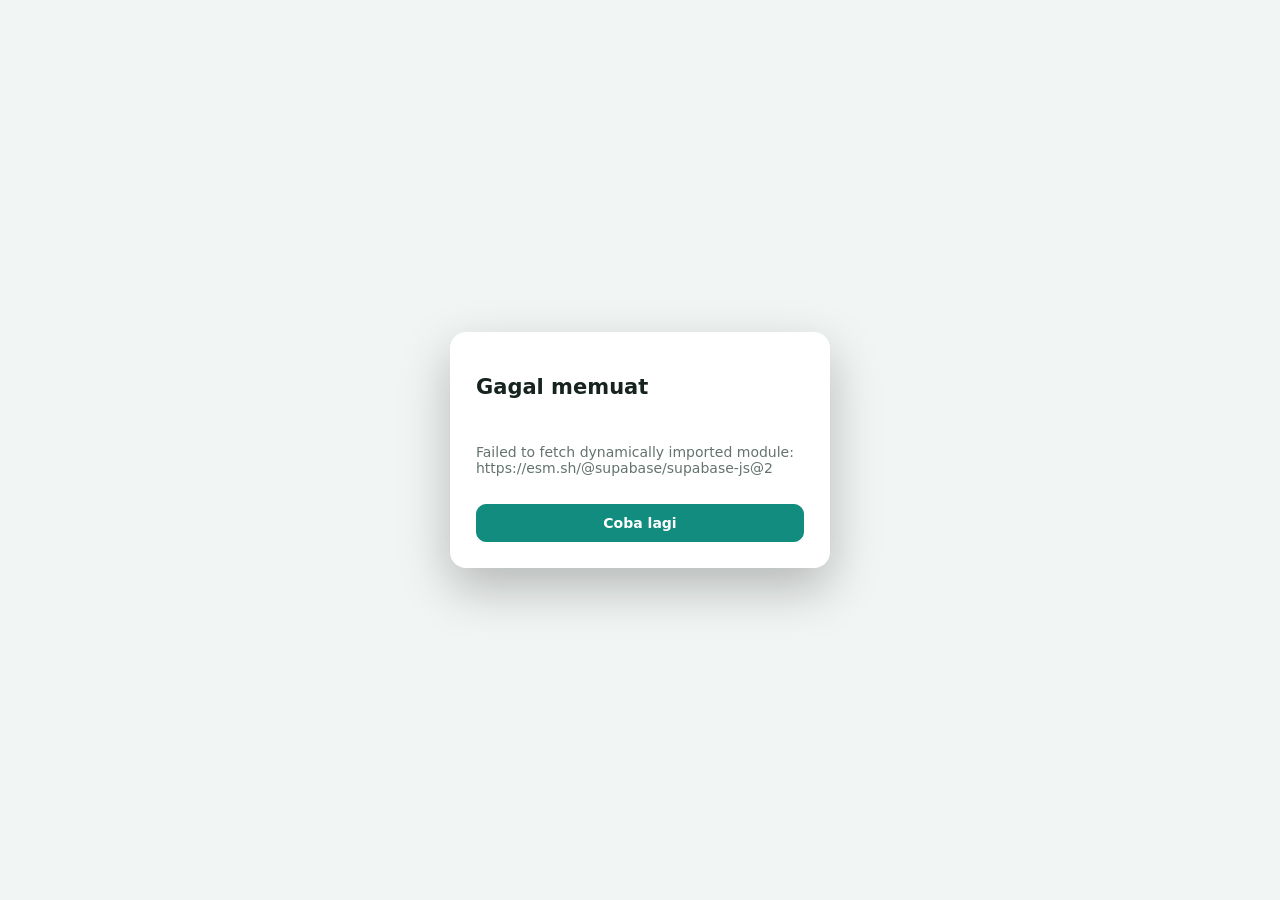
<file: ld/index.html>
<!doctype html>
<html lang="id">
<head>
  <meta charset="utf-8">
  <meta name="viewport" content="width=device-width, initial-scale=1, viewport-fit=cover">
  <title>Aventra Leads</title>
  <meta name="theme-color" content="#075E54">
  <link rel="manifest" href="manifest.webmanifest">
  <link rel="icon" href="img/favicon.ico">
  <link rel="stylesheet" href="css/app.css?v=1.19.0">
</head>
<body>
  <div id="app"><div class="center-screen"><div class="loading">Memuat…</div></div></div>
  <script type="module" src="js/app.js?v=1.19.0"></script>
  <script>
    if ('serviceWorker' in navigator) navigator.serviceWorker.register('sw.js').catch(() => {});
  </script>
</body>
</html>
</file>
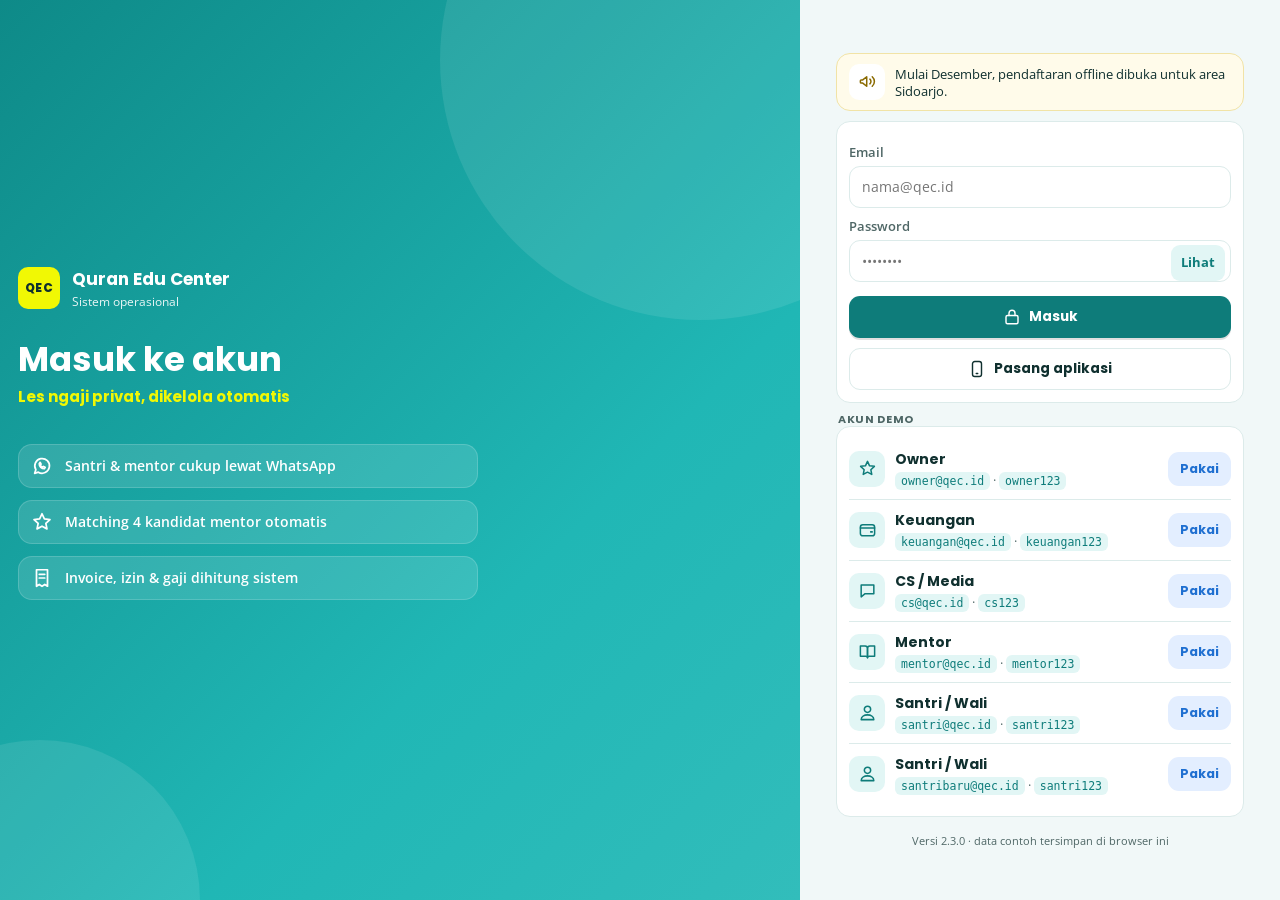
<file: qec/index.html>
<!doctype html>
<html lang="id" data-theme="teal">
<head>
<meta charset="utf-8">
<meta name="viewport" content="width=device-width, initial-scale=1">
<meta name="theme-color" content="#0E8A88">
<title>QEC — Quran Edu Center</title>
<link rel="preconnect" href="https://fonts.googleapis.com">
<link href="https://fonts.googleapis.com/css2?family=Poppins:wght@500;600;700;800&family=Open+Sans:wght@400;600;700&display=swap" rel="stylesheet">
<style>
/* ===== v0.1 prototipe — gaya Aventra ===== */
:root{
  --pri:#0E7C7A; --top1:#0E8A88; --top2:#20B7B5; --top3:#32BDBB; --pri-ink:#fff; --acc:#F1F804; --tint:#E2F6F5;
  --bg:#F1F8F8; --card:#fff; --ink:#10302F; --mut:#4F6766; --line:#DCEBEA;
  --ok:#14955B; --ok-bg:#DFF5EA; --bad:#D63A3A; --bad-bg:#FDE7E7;
  --warn:#B76E00; --warn-bg:#FFF1D6; --info:#1F6FD1; --info-bg:#E3EEFF;
  --rad:16px;
}
html[data-theme="hitam"]{ --pri:#1E2120; --top1:#1E2120; --top2:#2B302E; --top3:#333836; --acc:#F2B01E; --tint:#FFF4D6; --bg:#F4F4F1; }
*{box-sizing:border-box;-webkit-tap-highlight-color:transparent}
html,body{margin:0;background:var(--bg);color:var(--ink);font-family:'Open Sans',system-ui,sans-serif;font-size:15px}
h1,h2,.t,.big,.kpi b,.tot,.btn,.sec,.tabs a,.side,.logo,.tile,.avatar{font-family:'Poppins','Open Sans',system-ui,sans-serif}
html.no-scroll{overflow:hidden}
body{-webkit-user-select:none;user-select:none}
input,select,textarea{-webkit-user-select:text;user-select:text}
button{font:inherit;cursor:pointer}
a{color:inherit}

/* header + hero satu warna, gradasi + lingkaran samar */
.top{position:relative;overflow:hidden;color:#fff;background:linear-gradient(135deg,var(--top1),var(--top2) 65%,var(--top3));padding:18px 18px 22px}
.top::before,.top::after{content:"";position:absolute;border-radius:50%;background:rgba(255,255,255,.09);pointer-events:none}
.top::before{width:260px;height:260px;right:-80px;top:-110px}
.top::after{width:160px;height:160px;left:-60px;bottom:-90px}
html[data-theme="hitam"] .top::before{background:rgba(242,176,30,.10)}
.bar{position:relative;display:flex;align-items:center;gap:12px;z-index:1}
.logo{width:38px;height:38px;border-radius:12px;background:var(--acc);color:#10302F;display:grid;place-items:center;font-weight:800;font-size:12px;letter-spacing:.04em}
html[data-theme="hitam"] .logo{background:var(--acc);color:#1E2120}
.bar h1{margin:0;font-size:18px;font-weight:700;flex:1;white-space:nowrap;overflow:hidden;text-overflow:ellipsis}
.avatar{border:0;background:rgba(255,255,255,.16);color:#fff;height:38px;border-radius:999px;padding:0 12px 0 4px;display:flex;align-items:center;gap:8px;font-size:13px;font-weight:600}
.avatar i{width:30px;height:30px;border-radius:50%;background:var(--acc);color:#10302F;display:grid;place-items:center;font-style:normal;font-weight:800}
html[data-theme="hitam"] .avatar i{background:var(--acc);color:#1E2120}
.hero{position:relative;z-index:1;margin-top:18px}
.hero .hi{font-size:13px;opacity:.8}
.hero .big{font-size:30px;font-weight:800;margin-top:2px;letter-spacing:-.01em}
.hero .sub{font-size:13.5px;font-weight:700;color:var(--acc);margin-top:4px}
.kpis{display:grid;grid-template-columns:repeat(2,minmax(0,1fr));gap:10px;margin-top:14px}
.kpi{background:rgba(255,255,255,.12);border:1px solid rgba(255,255,255,.14);border-radius:14px;padding:10px 12px}
.kpi b{display:block;font-size:20px;font-weight:800}
.kpi span{font-size:12px;opacity:.85}

/* tanda gulir antara header & menu bawah */
main{padding:16px 16px 120px;position:relative}
main::before{content:"";display:block;width:40px;height:4px;border-radius:4px;background:#B9D6D4;margin:-6px auto 12px}

.sec{font-size:13px;font-weight:700;color:var(--mut);text-transform:uppercase;letter-spacing:.06em;margin:18px 2px 8px}
.card{background:var(--card);border:1px solid var(--line);border-radius:var(--rad);padding:14px;margin-bottom:10px}
.row{display:flex;align-items:center;gap:10px}
.row .grow{flex:1;min-width:0}
.t{font-weight:700;font-size:15px}
.m{font-size:13px;color:var(--mut);margin-top:2px}
.chip{display:inline-flex;align-items:center;font-size:11.5px;font-weight:700;border-radius:999px;padding:3px 9px;background:var(--info-bg);color:var(--info);white-space:nowrap}
.chip.ok{background:var(--ok-bg);color:var(--ok)} .chip.bad{background:var(--bad-bg);color:var(--bad)} .chip.warn{background:var(--warn-bg);color:var(--warn)}
.ico{width:42px;height:42px;border-radius:12px;display:grid;place-items:center;background:var(--tint);color:var(--pri);flex:0 0 42px}
html[data-theme="hitam"] .ico{background:#FFF4D6;color:#1E2120}
.ico svg{width:22px;height:22px}

/* tombol harus terlihat tombol */
.btn{display:flex;align-items:center;justify-content:center;gap:8px;width:100%;min-height:46px;border-radius:12px;border:0;font-weight:700;font-size:14.5px;background:var(--pri);color:#fff;text-decoration:none;box-shadow:0 2px 0 rgba(0,0,0,.12)}
html[data-theme="hitam"] .btn{background:var(--acc);color:#1E2120}
.btn.ok{background:var(--ok);color:#fff} .btn.bad{background:var(--bad);color:#fff}
.btn.lihat{background:var(--info-bg);color:var(--info);box-shadow:none}
.btn.ghost{background:#fff;color:var(--ink);border:1.5px solid var(--line);box-shadow:none}
.btns{display:grid;grid-template-columns:repeat(2,minmax(0,1fr));gap:8px;margin-top:12px}
.btn.sm{min-height:40px;font-size:13.5px}
.shake{animation:shake 2.4s ease-in-out infinite}
@keyframes shake{0%,82%,100%{transform:translateX(0)}85%{transform:translateX(-4px)}88%{transform:translateX(4px)}91%{transform:translateX(-3px)}94%{transform:translateX(3px)}}

/* input rata kiri-kanan */
label.f{display:block;font-size:13px;font-weight:600;color:var(--mut);margin:12px 0 6px}
select,input[type=text],input[type=number]{width:100%;min-height:46px;border-radius:12px;border:1.5px solid var(--line);background:#fff;padding:0 12px;font:inherit;color:var(--ink)}
.seg{display:grid;grid-auto-flow:column;grid-auto-columns:1fr;gap:6px;background:#E3EFEE;border-radius:12px;padding:4px}
.seg button{border:0;background:transparent;min-height:40px;border-radius:9px;font-weight:700;color:var(--mut)}
.seg button.on{background:#fff;color:var(--ink);box-shadow:0 1px 3px rgba(0,0,0,.08)}
.check{display:flex;align-items:center;gap:10px;min-height:46px;font-weight:600;font-size:14px}
.check input{width:22px;height:22px;accent-color:var(--pri)}
.sum{border-top:1px dashed var(--line);margin-top:12px;padding-top:10px}
.sum .row{justify-content:space-between;font-size:14px;padding:3px 0}
.sum .tot{font-size:18px;font-weight:800}
.chips{display:flex;gap:8px;overflow-x:auto;padding-bottom:4px;margin-bottom:6px}
.chips button{border:1.5px solid var(--line);background:#fff;border-radius:999px;padding:8px 14px;font-weight:700;font-size:13px;white-space:nowrap;color:var(--mut)}
.chips button.on{background:var(--pri);border-color:var(--pri);color:#fff}
html[data-theme="hitam"] .chips button.on{background:var(--acc);border-color:var(--acc);color:#1E2120}
.prog{height:8px;border-radius:8px;background:#E3EFEE;overflow:hidden;margin-top:10px}
.prog i{display:block;height:100%;background:var(--pri);border-radius:8px}
html[data-theme="hitam"] .prog i{background:var(--acc)}
.grid{display:grid;grid-template-columns:repeat(3,minmax(0,1fr));gap:10px}
.tile{background:#fff;border:1px solid var(--line);border-radius:16px;padding:14px 8px;display:flex;flex-direction:column;align-items:center;gap:8px;text-align:center;font-size:12.5px;font-weight:700;text-decoration:none;position:relative}
.dot{position:absolute;top:8px;right:10px;min-width:20px;height:20px;border-radius:999px;background:var(--bad);color:#fff;font-size:11px;display:grid;place-items:center;padding:0 6px}
.ping{animation:ping 1.8s ease-out infinite}
@keyframes ping{0%{box-shadow:0 0 0 0 rgba(214,58,58,.55)}100%{box-shadow:0 0 0 10px rgba(214,58,58,0)}}

/* menu bawah: gradasi, ikon aktif terisi putih, menu ke-3 di lengkungan halus */
.tabs{position:fixed;left:0;right:0;bottom:0;z-index:20;height:84px;padding-bottom:env(safe-area-inset-bottom)}
.tabs svg.bg{position:absolute;inset:0;width:100%;height:100%;filter:drop-shadow(0 -4px 14px rgba(20,26,51,.18))}
.tabs .items{position:absolute;left:0;right:0;bottom:0;height:68px;display:grid;grid-template-columns:repeat(5,minmax(0,1fr))}
.tabs a{display:flex;flex-direction:column;align-items:center;justify-content:center;gap:3px;color:rgba(255,255,255,.72);text-decoration:none;font-size:11px;font-weight:600;position:relative}
.tabs a svg{width:24px;height:24px}
.tabs a.on{color:#fff;font-weight:800}
.tabs a.on span{color:var(--acc)}
.tabs a.on svg{animation:pop 1.6s ease-in-out infinite}
.tabs a.on svg .fill{fill:#fff;fill-opacity:1}
.tabs a.on svg .fill ~ :not(.fill){stroke:var(--pri)}
.tabs a.mid{transform:translateY(-14px)}
.tabs a.mid svg{width:28px;height:28px}
@keyframes pop{0%,100%{transform:scale(1)}50%{transform:scale(1.12)}}
html[data-theme="hitam"] .tabs a.on{color:var(--acc)}
html[data-theme="hitam"] .tabs a.on svg .fill{fill:var(--acc)}
html[data-theme="hitam"] .tabs a.on svg .fill ~ :not(.fill){stroke:#1E2120}

/* pop up */
.pop{position:fixed;inset:0;z-index:50;background:rgba(15,20,40,.45);display:flex;align-items:flex-end;justify-content:center}
.sheet{background:var(--bg);width:100%;max-width:560px;max-height:88vh;overflow:auto;border-radius:22px 22px 0 0;padding:10px 16px 24px}
.sheet .grab{width:44px;height:5px;border-radius:5px;background:#B9D6D4;margin:4px auto 12px}
.sheet h2{margin:0 0 10px;font-size:18px}
.play{border:0;width:40px;height:40px;border-radius:50%;background:var(--info-bg);color:var(--info);display:grid;place-items:center;flex:0 0 40px}
.wave{display:flex;align-items:center;gap:2px;height:20px;margin-top:6px}
.wave i{display:block;width:3px;border-radius:2px;background:#9FD3D1}

/* desktop: menu samping dari sumber yang sama */
.side{display:none}
@media (min-width:960px){
  body{display:flex}
  .side{display:flex;flex-direction:column;gap:4px;width:250px;flex:0 0 250px;min-height:100vh;background:linear-gradient(180deg,var(--top1),var(--top2));color:#fff;padding:20px 14px;position:sticky;top:0;align-self:flex-start;height:100vh;overflow:auto}
  .side .brand{display:flex;align-items:center;gap:10px;padding:0 8px 14px;font-weight:800}
  .side .g{font-size:11px;letter-spacing:.08em;text-transform:uppercase;opacity:.6;margin:12px 10px 4px}
  .side a{display:flex;align-items:center;gap:10px;padding:10px;border-radius:10px;text-decoration:none;font-size:14px;font-weight:600;color:rgba(255,255,255,.85)}
  .side a svg{width:20px;height:20px}
  .side a.on{background:#fff;color:var(--pri)}
  html[data-theme="hitam"] .side a.on{background:var(--acc);color:#1E2120}
  .side a .dot{position:static;margin-left:auto}
  #app{flex:1;min-width:0}
  .bar .logo{display:none}
  .tabs{display:none}
  main{max-width:1000px;margin:0 auto;padding:20px 28px 40px}
  main::before{display:none}
  .top{padding:22px 28px 26px}
  .kpis{grid-template-columns:repeat(4,minmax(0,1fr));max-width:900px}
  .cols{display:grid;grid-template-columns:repeat(2,minmax(0,1fr));gap:0 14px}
  .grid{grid-template-columns:repeat(6,minmax(0,1fr))}
  .pop{align-items:center}
  .sheet{border-radius:22px}
}
.empty{text-align:center;color:var(--mut);padding:30px 10px}
.demo{font-size:11px;color:var(--mut);text-align:center;margin-top:16px}

/* ===== v1.0 — login + data jalan ===== */
.login{min-height:100vh;display:flex;flex-direction:column}
.login .top{padding:34px 22px 70px;text-align:left}
.login .brandbig{display:flex;align-items:center;gap:12px;position:relative;z-index:1}
.login .brandbig .logo{width:48px;height:48px;font-size:14px}
.login .brandbig b{font-family:'Poppins',sans-serif;font-size:20px;display:block}
.login .brandbig span{font-size:13px;opacity:.9}
.login h1{font-family:'Poppins',sans-serif;margin:26px 0 0;font-size:30px;line-height:1.15;position:relative;z-index:1}
.login .hl{color:var(--acc);font-weight:700;font-size:14px;margin-top:6px;position:relative;z-index:1;font-family:'Poppins',sans-serif}
.login .box{margin:-44px 16px 0;position:relative;z-index:2}
.login .wrapin{max-width:460px;width:100%;margin:0 auto;padding-bottom:40px}
.err{background:var(--bad-bg);color:var(--bad);border-radius:10px;padding:10px 12px;font-size:13.5px;font-weight:600;margin-top:10px}
.pw{position:relative}
.pw button{position:absolute;right:6px;top:5px;height:36px;border:0;background:var(--tint);color:var(--pri);border-radius:9px;padding:0 10px;font-weight:700;font-size:12.5px}
input[type=email],input[type=password]{width:100%;min-height:46px;border-radius:12px;border:1.5px solid var(--line);background:#fff;padding:0 12px;font:inherit;color:var(--ink)}
input:focus,select:focus{outline:2px solid var(--top2);outline-offset:1px}
.acc{display:flex;align-items:center;gap:10px;padding:12px 0;border-top:1px solid var(--line)}
.acc:first-of-type{border-top:0}
.acc code{font-size:12.5px;background:var(--tint);color:var(--pri);padding:2px 6px;border-radius:6px}
.btn[disabled]{opacity:.55;cursor:default}
.btn svg{width:20px;height:20px;flex:0 0 20px}
.acc .btn{flex:0 0 auto}
.acc .grow{flex:1;min-width:0}
.mini{display:inline-flex;width:auto;padding:0 14px;min-height:40px;font-size:13.5px}


/* ===== v1.1 — layar penuh desktop, tablet 2 kolom, HP kecil ===== */
.feat{display:none}
@media (max-width:380px){
  html,body{font-size:14px}
  .top{padding:16px 14px 18px}
  .bar{gap:8px} .bar h1{font-size:16px}
  .avatar{padding:0 10px 0 4px;font-size:12px}
  .hero .big{font-size:26px}
  .kpi b{font-size:17px}
  main{padding:14px 12px 120px}
  .grid{gap:8px} .tile{font-size:11.5px;padding:12px 4px}
  .btns{gap:6px} .btn{font-size:13.5px}
  .tabs a{font-size:10px}
  .login h1{font-size:26px}
}
@media (min-width:640px){
  main{display:grid;grid-template-columns:repeat(auto-fill,minmax(320px,1fr));gap:14px;align-content:start}
  main > :not(.card){grid-column:1/-1}
  main > .card{margin-bottom:0}
  main > .card.form{grid-column:1/-1;max-width:760px;width:100%}
  main > .btn{max-width:360px}
  main::before{grid-column:1/-1}
  .sec{margin:10px 2px -4px}
  .cols{display:contents}
  .grid{grid-template-columns:repeat(auto-fill,minmax(130px,1fr))}
  .kpis{grid-template-columns:repeat(4,minmax(0,1fr))}
}
@media (min-width:960px){
  body{display:flex;min-height:100vh}
  #app{flex:1;min-width:0;min-height:100vh;display:flex;flex-direction:column}
  #app > main{flex:1;max-width:none;width:100%;margin:0;padding:24px 32px 40px}
  .top{padding:24px 32px 28px}
  .kpis{max-width:none}
  .kpi{padding:14px 16px} .kpi b{font-size:24px}
  .hero .big{font-size:34px}
  .side{width:260px;flex:0 0 260px}
  .sheet{max-width:620px}
  /* login: layar terbagi dua */
  .login{flex-direction:row;width:100%;min-height:100vh}
  .login .top{flex:1;display:flex;flex-direction:column;justify-content:center;padding:60px 64px}
  .login .top::before{width:520px;height:520px;right:-160px;top:-200px}
  .login .top::after{width:320px;height:320px;left:-120px;bottom:-160px}
  .login h1{font-size:46px;margin-top:40px}
  .login .hl{font-size:17px}
  .feat{display:grid;gap:12px;margin-top:36px;position:relative;z-index:1;max-width:460px}
  .feat div{display:flex;align-items:center;gap:12px;background:rgba(255,255,255,.12);border:1px solid rgba(255,255,255,.16);border-radius:14px;padding:12px 14px;font-weight:600;font-size:14.5px}
  .feat svg{width:22px;height:22px;flex:0 0 22px}
  .login .wrapin{flex:0 0 520px;max-width:520px;margin:0;padding:40px 44px;display:flex;flex-direction:column;justify-content:center;overflow:auto;max-height:100vh}
  .login .box{margin:0}
}
@media (min-width:1500px){
  main{grid-template-columns:repeat(auto-fill,minmax(360px,1fr))}
}

/* ===== v2.0 — fitur standar Aventra ===== */
.bar .icon-btn{width:40px;height:40px;flex:0 0 40px;border:0;border-radius:12px;background:rgba(255,255,255,.16);color:#fff;display:grid;place-items:center;position:relative}
.bar .icon-btn svg{width:21px;height:21px}
.bar .icon-btn .n{position:absolute;top:-4px;right:-4px;min-width:19px;height:19px;border-radius:999px;background:var(--bad);color:#fff;font-size:10.5px;font-weight:800;display:grid;place-items:center;padding:0 5px;border:2px solid var(--top2)}
@media (max-width:440px){ .avatar .lbl{display:none} .avatar{padding:0 4px} .bar .icon-btn{width:36px;height:36px;flex-basis:36px} }
.billbar{display:flex;align-items:center;gap:10px;background:#FFF7DB;border-bottom:1px solid #F3DE9A;padding:10px 16px;font-size:13.5px;color:#5A4300}
.billbar .grow{flex:1;min-width:0}
.billbar > svg,.sabar > svg{width:20px;height:20px;flex:0 0 20px}
.billbar .btn{width:auto;min-height:38px;padding:0 16px;font-size:13.5px}
.sabar{display:flex;align-items:center;gap:10px;background:#10302F;color:#fff;padding:8px 16px;font-size:13px;font-weight:600}
.sabar .grow{flex:1}
.sabar button{border:0;background:var(--acc);color:#10302F;border-radius:9px;min-height:34px;padding:0 12px;font-weight:800;font-size:12.5px}
.ann{display:flex;gap:10px;align-items:flex-start;background:#FFFBEA;border:1px solid #F1E3A6;border-radius:var(--rad);padding:12px 14px;margin-bottom:10px}
.ann .ico{background:#fff;color:#8A6A00}
.ann.pen{background:#FFF0F0;border-color:#F5C9C9}.ann.pen .ico{color:var(--bad)}
.copy{border:0;background:var(--tint);color:var(--pri);width:30px;height:30px;border-radius:8px;display:inline-grid;place-items:center;vertical-align:middle;margin-left:4px}
.copy svg{width:15px;height:15px}
.no{font-family:ui-monospace,Menlo,monospace;font-size:12.5px;color:var(--mut)}
.lock{display:inline-grid;place-items:center;width:18px;height:18px;margin-left:auto;opacity:.85}
.lock svg{width:15px;height:15px}
.lockbox{text-align:center;padding:30px 18px}
.lockbox .big{width:64px;height:64px;border-radius:20px;background:var(--tint);color:var(--pri);display:grid;place-items:center;margin:0 auto 12px}
.lockbox .big svg{width:32px;height:32px}
.side .search{position:relative;margin:0 4px 6px}
.side .search input{width:100%;min-height:40px;border-radius:10px;border:0;background:rgba(255,255,255,.16);color:#fff;padding:0 34px 0 12px;font:inherit;font-size:13.5px}
.side .search input::placeholder{color:rgba(255,255,255,.7)}
.side .search kbd{position:absolute;right:8px;top:10px;font-size:11px;background:rgba(255,255,255,.2);border-radius:5px;padding:1px 6px;font-family:inherit}
.side button.g{display:flex;width:100%;align-items:center;justify-content:space-between;background:none;border:0;color:#fff;cursor:pointer;font:inherit;font-size:11px;letter-spacing:.08em;text-transform:uppercase;opacity:.7;margin:12px 0 4px;padding:0 10px}
.side button.g svg{width:14px;height:14px;transition:transform .2s}
.side button.g.shut svg{transform:rotate(-90deg)}
.side .ver{margin-top:auto;font-size:11.5px;opacity:.6;padding:14px 10px 0}
.notif-item{display:flex;gap:10px;padding:12px 0;border-top:1px solid var(--line)}
.notif-item:first-child{border-top:0}
.notif-item.unread .t::after{content:"";display:inline-block;width:8px;height:8px;border-radius:50%;background:var(--bad);margin-left:6px;vertical-align:middle}
.headsup{position:fixed;left:50%;top:12px;transform:translateX(-50%);z-index:70;width:min(440px,92vw);background:#fff;border:1px solid var(--line);border-left:0;border-radius:16px;box-shadow:0 14px 40px rgba(15,40,40,.25);padding:12px 14px;display:flex;gap:10px;align-items:center;animation:hu .35s ease-out}
@keyframes hu{from{transform:translate(-50%,-20px);opacity:0}to{transform:translate(-50%,0);opacity:1}}
.pick{display:flex;align-items:center;gap:10px;min-height:50px;border-top:1px solid var(--line);font-weight:600}
.pick:first-child{border-top:0}
.pick .ord{width:26px;height:26px;border-radius:50%;background:var(--pri);color:#fff;display:grid;place-items:center;font-size:12px;font-weight:800}
textarea{width:100%;min-height:90px;border-radius:12px;border:1.5px solid var(--line);padding:10px 12px;font:inherit;color:var(--ink);resize:vertical}
.bars .b{display:grid;grid-template-columns:130px 1fr 90px;gap:10px;align-items:center;font-size:13.5px;padding:6px 0}
.bars .track{height:12px;border-radius:6px;background:#E3EFEE;overflow:hidden}
.bars .track i{display:block;height:100%;background:var(--pri);border-radius:6px}
.bars .v{text-align:right;font-weight:700}
.toggle{display:flex;align-items:center;justify-content:space-between;gap:10px;min-height:48px}
.toggle input{width:44px;height:24px;accent-color:var(--pri)}
.tile .dot svg{width:12px;height:12px}
.formgrid{display:grid;grid-template-columns:repeat(auto-fit,minmax(150px,1fr));gap:0 12px}

/* ===== v2.2 — dashboard desktop, menu samping berbingkai, tur ===== */
.side .sgroups{display:flex;flex-direction:column;gap:6px}
.side .sg{border-radius:14px;border:1px solid transparent}
.side .sg.open{background:rgba(255,255,255,.08);border-color:rgba(255,255,255,.14);padding:4px}
.side .sgh{display:flex;align-items:center;gap:10px;width:100%;background:none;border:0;color:#fff;font:inherit;font-family:'Poppins',sans-serif;font-weight:600;font-size:13.5px;padding:8px 10px;border-radius:10px;cursor:pointer}
.side .sgh:hover{background:rgba(255,255,255,.08)}
.side .sgh .gi{width:30px;height:30px;flex:0 0 30px;border-radius:9px;background:rgba(255,255,255,.16);display:grid;place-items:center}
.side .sg.open .sgh .gi{background:var(--acc);color:#10302F}
.side .sgh .gi svg{width:17px;height:17px}
.side .sgh .gl{flex:1;text-align:left}
.side .sgh .chv svg{width:16px;height:16px;transition:transform .2s;opacity:.8}
.side .sg:not(.open) .sgh .chv svg{transform:rotate(-90deg)}
.side .sgh .dot{position:static}
.side .sgb{display:flex;flex-direction:column;gap:2px;margin:2px 4px 6px 24px;padding-left:10px;border-left:1.5px solid rgba(255,255,255,.2)}
.side .sgb a{padding:8px 10px;font-size:13.5px}
.side .sgb a svg{width:18px;height:18px;flex:0 0 18px}
.side .sgb a .lb{flex:1}
.side a.solo{margin-bottom:2px}
.side .sout{margin-top:auto;display:flex;align-items:center;gap:10px;background:rgba(214,58,58,.92);color:#fff;border:0;border-radius:12px;padding:11px 12px;font:inherit;font-weight:700;cursor:pointer}
.side .sout svg{width:18px;height:18px}
.side .ver{margin-top:8px}
main.dwrap{display:block!important}
.hero.dh{display:flex;justify-content:space-between;align-items:flex-end;gap:16px;flex-wrap:wrap}
.pchips{margin:10px 0 0}
.pchips button{background:rgba(255,255,255,.14)!important;color:#fff!important;border-color:transparent!important}
.pchips button.on{background:#fff!important;color:var(--pri)!important}
.kgrid{display:grid;grid-template-columns:repeat(auto-fit,minmax(190px,1fr));gap:14px;margin-bottom:16px}
.kc{background:#fff;border:1px solid var(--line);border-radius:16px;padding:16px;display:flex;gap:12px;align-items:flex-start;text-decoration:none;color:inherit;transition:border-color .15s, box-shadow .15s}
a.kc:hover{border-color:var(--top2);box-shadow:0 6px 18px rgba(14,124,122,.12)}
.kc .l{font-size:13px;color:var(--mut);font-weight:600}
.kc .v{font-family:'Poppins',sans-serif;font-size:24px;font-weight:800;line-height:1.2;margin-top:2px}
.kc .s{font-size:12px;color:var(--mut);margin-top:2px}
.kc.pri .ico{background:var(--pri);color:#fff}
.kc.bad .v{color:var(--bad)} .kc.warn .v{color:var(--warn)}
.dgrid{display:grid;grid-template-columns:minmax(0,1.7fr) minmax(300px,1fr);gap:16px;align-items:start}
.dgrid .col{display:flex;flex-direction:column;gap:16px;min-width:0}
.panel{background:#fff;border:1px solid var(--line);border-radius:16px;padding:16px 18px}
.panel h3{display:flex;justify-content:space-between;align-items:center;margin:0 0 8px;font-size:15.5px;font-family:'Poppins',sans-serif}
.panel h3 a{font-size:12.5px;font-weight:700;text-decoration:none;color:var(--pri)}
.arow{display:flex;align-items:center;gap:12px;padding:10px 0;border-top:1px solid var(--line)}
.arow:first-of-type{border-top:0}
.arow .grow{flex:1;min-width:0}
.tw2{overflow-x:auto}
.tbl{width:100%;border-collapse:collapse;font-size:13.5px}
.tbl th{text-align:left;font-size:11.5px;text-transform:uppercase;letter-spacing:.05em;color:var(--mut);padding:8px;border-bottom:1px solid var(--line);white-space:nowrap}
.tbl td{padding:10px 8px;border-bottom:1px solid var(--line);vertical-align:middle}
.tbl tr:last-child td{border-bottom:0}
.tbl .no{white-space:nowrap}
.tbl tbody tr:hover td{background:#F7FBFB}
.mp{display:inline-block;width:64px;height:6px;background:#E3EFEE;border-radius:4px;vertical-align:middle;margin-right:6px;overflow:hidden}
.mp i{display:block;height:100%;background:var(--pri)}
.funnel .f{display:grid;grid-template-columns:130px 1fr 34px;gap:10px;align-items:center;font-size:13.5px;padding:8px 0;text-decoration:none;color:inherit;border-top:1px solid var(--line)}
.funnel .f:first-child{border-top:0}
.funnel .track{display:block;height:12px;border-radius:6px;background:#E3EFEE;overflow:hidden}
.funnel .track i{display:block;height:100%;background:linear-gradient(90deg,var(--top1),var(--top3));border-radius:6px}
.funnel b{text-align:right}
.panel .ann{margin-bottom:8px}
@media (min-width:960px) and (max-width:1180px){ .dgrid{grid-template-columns:minmax(0,1fr)} }
#tour .tour-block{position:fixed;inset:0;z-index:89}
.tour-hole{position:fixed;z-index:90;border-radius:14px;box-shadow:0 0 0 9999px rgba(8,28,28,.6);transition:all .28s ease;pointer-events:none;outline:3px solid var(--acc);outline-offset:0}
.tour-tip{position:fixed;z-index:91;background:#fff;border-radius:18px;padding:16px;box-shadow:0 20px 50px rgba(0,0,0,.3)}
.tt-top{display:flex;justify-content:space-between;align-items:center}
.tt-x{border:0;background:var(--tint);width:34px;height:34px;border-radius:10px;color:var(--ink);font-size:14px;cursor:pointer}
.tt-dots{display:flex;gap:4px;margin-top:12px;flex-wrap:wrap}
.tt-dots i{width:6px;height:6px;border-radius:4px;background:#CFE0DE}
.tt-dots i.on{background:var(--pri);width:16px}
.gitem{background:#fff;border:1px solid var(--line);border-radius:16px;margin-bottom:10px;overflow:hidden}
.gitem summary{list-style:none;cursor:pointer;display:flex;gap:12px;align-items:center;padding:14px 16px}
.gitem summary::-webkit-details-marker{display:none}
.gitem summary .grow{display:flex;flex-direction:column;flex:1;min-width:0;gap:2px}
.gitem .chv svg{width:18px;height:18px;transition:transform .2s;color:var(--mut)}
.gitem[open] .chv svg{transform:rotate(180deg)}
.gitem[open] summary{border-bottom:1px solid var(--line);background:#F7FBFB}
.gbody{padding:4px 16px 16px}
.gsec{margin-top:12px}
.gst{font-size:12px;font-weight:800;text-transform:uppercase;letter-spacing:.06em;color:var(--mut);margin-bottom:6px;font-family:'Poppins',sans-serif}
.gtab{display:grid;grid-template-columns:minmax(110px,max-content) 1fr;gap:8px 14px;font-size:14px;align-items:start}
.gbody ul{margin:0;padding-left:20px;font-size:14px;line-height:1.6}
@media (max-width:520px){ .gtab{grid-template-columns:1fr;gap:2px 0} .gtab > div:nth-child(2n){margin-bottom:8px} }

/* ===== v2.3 — tampilan lebih padat (ukuran huruf & angka dikecilkan) ===== */
html,body{font-size:14px}
.top{padding:14px 16px 16px}
.bar{gap:10px}
.bar h1{font-size:16px}
.logo{width:34px;height:34px;border-radius:10px;font-size:11px}
.bar .icon-btn{width:36px;height:36px;flex-basis:36px;border-radius:10px}
.bar .icon-btn svg{width:19px;height:19px}
.avatar{height:36px;font-size:12.5px}
.avatar i{width:28px;height:28px;font-size:12px}
.hero{margin-top:12px}
.hero .hi{font-size:12px}
.hero .big{font-size:22px}
.hero .sub{font-size:12.5px;margin-top:2px}
.kpis{gap:8px;margin-top:10px}
.kpi{padding:8px 10px;border-radius:12px}
.kpi b{font-size:16px}
.kpi span{font-size:11px}
main{padding:12px 14px 110px}
main::before{margin:-4px auto 10px}
.sec{font-size:11px;margin:14px 2px 6px}
.card{padding:12px;border-radius:14px;margin-bottom:8px}
.t{font-size:14px}
.m{font-size:12.5px}
.chip{font-size:11px;padding:2px 8px}
.ico{width:36px;height:36px;flex:0 0 36px;border-radius:10px}
.ico svg{width:19px;height:19px}
.btn{min-height:42px;font-size:13.5px;border-radius:11px}
.btn.sm{min-height:36px;font-size:12.5px}
.mini{min-height:34px;font-size:12.5px;padding:0 12px}
.btn svg{width:18px;height:18px;flex-basis:18px}
.btns{gap:6px;margin-top:10px}
label.f{font-size:12.5px;margin:10px 0 5px}
select,input[type=text],input[type=number],input[type=email],input[type=password],input[type=search]{min-height:42px;font-size:14px;border-radius:11px}
textarea{font-size:14px;min-height:80px}
.seg button{min-height:36px;font-size:13px}
.check{min-height:40px;font-size:13.5px}
.sum .row{font-size:13.5px}
.sum .tot{font-size:16px}
.chips{gap:6px}
.chips button{padding:6px 12px;font-size:12.5px}
.grid{gap:8px}
.tile{padding:10px 6px;font-size:11.5px;border-radius:14px;gap:6px}
.dot{min-width:18px;height:18px;font-size:10.5px}
.prog{height:6px;margin-top:8px}
.tabs a{font-size:10.5px}
.tabs a svg{width:22px;height:22px}
.tabs a.mid svg{width:25px;height:25px}
.pop .sheet h2{font-size:16px}
.ann{padding:10px 12px;border-radius:14px}
.billbar{font-size:12.5px;padding:8px 14px}
.billbar .btn{min-height:34px;font-size:12.5px}
.sabar{font-size:12px}
.copy{width:26px;height:26px}
.no{font-size:11.5px}
.notif-item .t{font-size:13px!important}
.empty{padding:20px 10px;font-size:13px}
.demo{font-size:11px}
/* login */
.login .top{padding:26px 18px 60px}
.login .brandbig .logo{width:42px;height:42px;font-size:12px}
.login .brandbig b{font-size:17px}
.login .brandbig span{font-size:12px}
.login h1{font-size:24px;margin-top:20px}
.login .hl{font-size:13px}
.acc{padding:10px 0}
.acc code{font-size:11.5px}
/* dashboard & panel */
.kgrid{gap:10px;margin-bottom:12px}
.kc{padding:12px 14px;border-radius:14px;gap:10px}
.kc .ico{width:34px;height:34px;flex-basis:34px}
.kc .ico svg{width:18px;height:18px}
.kc .l{font-size:12px}
.kc .v{font-size:19px}
.kc .s{font-size:11.5px}
.dgrid{gap:12px}
.dgrid .col{gap:12px}
.panel{padding:14px 16px;border-radius:14px}
.panel h3{font-size:14px;margin-bottom:6px}
.panel h3 a{font-size:12px}
.arow{padding:8px 0;gap:10px}
.tbl{font-size:13px}
.tbl th{font-size:10.5px;padding:7px 8px}
.tbl td{padding:8px}
.funnel .f{font-size:12.5px;padding:6px 0}
.bars .b{font-size:12.5px}
.gitem summary{padding:12px 14px}
.gbody ul,.gtab{font-size:13px}
.tour-tip .t{font-size:15px!important}
.tour-tip .m{font-size:13px}
@media (max-width:380px){ html,body{font-size:13.5px} .hero .big{font-size:20px} .kpi b{font-size:15px} }
@media (min-width:640px){ main{gap:10px} .sec{margin:6px 2px -2px} }
@media (min-width:960px){
  html,body{font-size:13.5px}
  .top{padding:16px 28px 18px}
  #app > main{padding:18px 28px 32px}
  .hero .big,.hero.dh .big{font-size:20px!important}
  .kpi b{font-size:18px}
  .side{width:236px;flex:0 0 236px;padding:16px 12px}
  .side .brand{font-size:13.5px;padding:0 6px 10px}
  .side .search input{min-height:36px;font-size:12.5px}
  .side .search kbd{top:8px}
  .side a{padding:8px 9px;font-size:13px}
  .side a svg{width:18px;height:18px}
  .side .sgh{font-size:13px;padding:6px 8px}
  .side .sgh .gi{width:26px;height:26px;flex-basis:26px;border-radius:8px}
  .side .sgh .gi svg{width:15px;height:15px}
  .side .sgb{margin-left:20px}
  .side .sgb a{padding:7px 9px;font-size:12.5px}
  .side .sgb a svg{width:16px;height:16px;flex-basis:16px}
  .side .sout{padding:9px 10px;font-size:13px}
  .login h1{font-size:34px;margin-top:30px}
  .login .hl{font-size:15px}
  .feat div{font-size:13.5px;padding:10px 12px}
  .login .wrapin{flex-basis:480px;max-width:480px;padding:32px 36px}
}
</style>
</head>
<body>
<nav class="side" id="side" aria-label="Menu samping"></nav>
<div id="app"></div>
<div id="popwrap"></div>

<script>
const APP_VERSION = '2.3.0';
/* ===================== ikon ===================== */
const I = {
  home:'<path class="fill" fill-opacity="0" d="M3 11l9-7 9 7v9a1 1 0 0 1-1 1h-5v-6H9v6H4a1 1 0 0 1-1-1z"/>',
  chat:'<path class="fill" fill-opacity="0" d="M4 5h16v11H9l-5 4z"/>',
  star:'<path class="fill" fill-opacity="0" d="M12 3l2.6 5.6 6.1.7-4.5 4.2 1.2 6L12 16.6 6.6 19.5l1.2-6L3.3 9.3l6.1-.7z"/>',
  book:'<path class="fill" fill-opacity="0" d="M3 5h6a3 3 0 0 1 3 3v12a2 2 0 0 0-2-2H3z"/><path class="fill" fill-opacity="0" d="M21 5h-6a3 3 0 0 0-3 3v12a2 2 0 0 1 2-2h7z"/>',
  grid:'<rect class="fill" fill-opacity="0" x="3" y="3" width="7" height="7" rx="2"/><rect class="fill" fill-opacity="0" x="14" y="3" width="7" height="7" rx="2"/><rect class="fill" fill-opacity="0" x="3" y="14" width="7" height="7" rx="2"/><rect class="fill" fill-opacity="0" x="14" y="14" width="7" height="7" rx="2"/>',
  receipt:'<path class="fill" fill-opacity="0" d="M6 3h12v18l-3-2-3 2-3-2-3 2z"/><path d="M9 8h6M9 12h6"/>',
  wallet:'<rect class="fill" fill-opacity="0" x="3" y="6" width="18" height="14" rx="3"/><path d="M3 10h18M16 15h2"/>',
  chart:'<rect class="fill" fill-opacity="0" x="4" y="12" width="4" height="8" rx="1"/><rect class="fill" fill-opacity="0" x="10" y="7" width="4" height="13" rx="1"/><rect class="fill" fill-opacity="0" x="16" y="3" width="4" height="17" rx="1"/>',
  brief:'<rect class="fill" fill-opacity="0" x="3" y="7" width="18" height="13" rx="2"/><path d="M9 7V5a2 2 0 0 1 2-2h2a2 2 0 0 1 2 2v2"/>',
  check:'<circle class="fill" fill-opacity="0" cx="12" cy="12" r="9"/><path d="M8 12l3 3 5-6"/>',
  cal:'<rect class="fill" fill-opacity="0" x="3" y="5" width="18" height="16" rx="2"/><path d="M3 10h18M8 3v4M16 3v4"/>',
  card:'<rect class="fill" fill-opacity="0" x="2" y="5" width="20" height="14" rx="3"/><path d="M2 10h20M6 15h4"/>',
  user:'<circle class="fill" fill-opacity="0" cx="12" cy="8" r="4"/><path class="fill" fill-opacity="0" d="M4 21c0-4 4-6 8-6s8 2 8 6z"/>',
  users:'<circle cx="9" cy="8" r="3.5"/><path d="M2 20c0-3.5 3-5.5 7-5.5s7 2 7 5.5"/><path d="M16 4.5a3.5 3.5 0 0 1 0 7M18 14.8c2.3.7 4 2.4 4 5.2"/>',
  plus:'<circle class="fill" fill-opacity="0" cx="12" cy="12" r="9"/><path d="M12 8v8M8 12h8"/>',
  refresh:'<path d="M20 11a8 8 0 0 0-14.9-3.5M4 4v4h4M4 13a8 8 0 0 0 14.9 3.5M20 20v-4h-4"/>',
  alert:'<path class="fill" fill-opacity="0" d="M12 3l10 18H2z"/><path d="M12 10v5M12 18v.5"/>',
  box:'<path class="fill" fill-opacity="0" d="M3 7l9-4 9 4v10l-9 4-9-4z"/><path d="M3 7l9 4 9-4M12 11v10"/>',
  tag:'<path class="fill" fill-opacity="0" d="M3 12V3h9l9 9-9 9z"/><circle cx="8" cy="8" r="1.5"/>',
  playi:'<path d="M8 5l11 7-11 7z" fill="currentColor"/>',
  out:'<path d="M15 4h4a1 1 0 0 1 1 1v14a1 1 0 0 1-1 1h-4M10 8l-4 4 4 4M6 12h10"/>',
  sun:'<circle cx="12" cy="12" r="4"/><path d="M12 2v2M12 20v2M4.9 4.9l1.4 1.4M17.7 17.7l1.4 1.4M2 12h2M20 12h2M4.9 19.1l1.4-1.4M17.7 6.3l1.4-1.4"/>',
  lock:'<rect x="4" y="10" width="16" height="11" rx="2"/><path d="M8 10V7a4 4 0 0 1 8 0v3"/>',
  wa:'<path d="M4 20l1.3-4A8 8 0 1 1 8 18.7z"/><path d="M9 9.5c0 3 2.5 5.5 5.5 5.5l1-1.5-2-1-1 1c-1-.5-2-1.5-2.5-2.5l1-1-1-2z"/>',
  bell:'<path class="fill" fill-opacity="0" d="M6 9a6 6 0 0 1 12 0c0 5 2 6.5 2 6.5H4S6 14 6 9z"/><path d="M10 19a2 2 0 0 0 4 0"/>',
  help:'<circle cx="12" cy="12" r="9"/><path d="M9.5 9.5a2.5 2.5 0 1 1 3.5 2.3c-.6.3-1 .9-1 1.6v.6M12 17v.5"/>',
  copy:'<rect x="8" y="8" width="12" height="12" rx="2"/><path d="M16 8V5a1 1 0 0 0-1-1H5a1 1 0 0 0-1 1v10a1 1 0 0 0 1 1h3"/>',
  gear:'<circle cx="12" cy="12" r="3"/><path d="M19.4 15a1.7 1.7 0 0 0 .3 1.8l.1.1a2 2 0 1 1-2.8 2.8l-.1-.1a1.7 1.7 0 0 0-1.8-.3 1.7 1.7 0 0 0-1 1.5V21a2 2 0 1 1-4 0v-.1a1.7 1.7 0 0 0-1.1-1.5 1.7 1.7 0 0 0-1.8.3l-.1.1a2 2 0 1 1-2.8-2.8l.1-.1a1.7 1.7 0 0 0 .3-1.8 1.7 1.7 0 0 0-1.5-1H3a2 2 0 1 1 0-4h.1a1.7 1.7 0 0 0 1.5-1.1 1.7 1.7 0 0 0-.3-1.8l-.1-.1a2 2 0 1 1 2.8-2.8l.1.1a1.7 1.7 0 0 0 1.8.3H9a1.7 1.7 0 0 0 1-1.5V3a2 2 0 1 1 4 0v.1a1.7 1.7 0 0 0 1 1.5 1.7 1.7 0 0 0 1.8-.3l.1-.1a2 2 0 1 1 2.8 2.8l-.1.1a1.7 1.7 0 0 0-.3 1.8V9a1.7 1.7 0 0 0 1.5 1H21a2 2 0 1 1 0 4h-.1a1.7 1.7 0 0 0-1.5 1z"/>',
  list:'<path d="M8 6h13M8 12h13M8 18h13M3 6h.01M3 12h.01M3 18h.01"/>',
  mega:'<path class="fill" fill-opacity="0" d="M3 11v2a1 1 0 0 0 1 1h2l5 4V6L6 10H4a1 1 0 0 0-1 1z"/><path d="M15 9a4 4 0 0 1 0 6M18 6a8 8 0 0 1 0 12"/>',
  puzzle:'<path class="fill" fill-opacity="0" d="M4 7h4a2 2 0 1 1 4 0h4v4a2 2 0 1 1 0 4v4h-4a2 2 0 1 0-4 0H4v-4a2 2 0 1 0 0-4z"/>',
  shield:'<path class="fill" fill-opacity="0" d="M12 3l8 3v6c0 5-3.5 8-8 9-4.5-1-8-4-8-9V6z"/>',
  chev:'<path d="M6 9l6 6 6-6"/>',
  search:'<circle cx="11" cy="11" r="7"/><path d="M20 20l-4-4"/>',
  phone:'<rect x="6" y="2" width="12" height="20" rx="3"/><path d="M11 18h2"/>'
};
const svg = k => `<svg viewBox="0 0 24 24" fill="none" stroke="currentColor" stroke-width="1.9" stroke-linecap="round" stroke-linejoin="round" aria-hidden="true">${I[k]||''}</svg>`;
const esc = v => String(v ?? '').replace(/[&<>"']/g, c => ({'&':'&amp;','<':'&lt;','>':'&gt;','"':'&quot;',"'":'&#39;'}[c]));
const rp = v => 'Rp' + Math.round(v).toLocaleString('id-ID');
const DAY = 864e5, now = () => Date.now();
const tgl = ts => new Date(ts).toLocaleDateString('id-ID',{day:'numeric',month:'short'});
const jam = ts => new Date(ts).toLocaleTimeString('id-ID',{hour:'2-digit',minute:'2-digit'});
const lalu = ts => { const m = Math.round((now()-ts)/6e4); return m<1?'baru saja':m<60?`${m} mnt lalu`:m<1440?`${Math.round(m/60)} jam lalu`:`${Math.round(m/1440)} hari lalu`; };

/* ===================== jabatan & menu (sumber tunggal) ===================== */
const ROLES = {
  owner:{label:'Owner', tabs:['beranda','lead','matching','kelas']},
  keuangan:{label:'Keuangan', tabs:['beranda','invoice','payroll','jurnal']},
  cs:{label:'CS / Media', tabs:['beranda','lead','matching','daftar']},
  mentor:{label:'Mentor', tabs:['beranda','lowongan','absen','kelasku']},
  santri:{label:'Santri / Wali', tabs:['beranda','jadwal','bayar','progres']},
  superadmin:{label:'Super admin', tabs:['sa','sa_jabatan','sa_modul','sa_alat']}
};
const STAFF = ['owner','keuangan','cs'];
const PAGES = {
  beranda:{label:'Beranda',icon:'home',roles:['owner','keuangan','cs','mentor','santri'],group:'Utama'},
  lead:{label:'Lead & Chat WA',short:'Lead',icon:'chat',roles:['owner','cs'],group:'Operasional'},
  daftar:{label:'Pendaftaran',short:'Daftar',icon:'plus',roles:['owner','cs'],group:'Operasional'},
  matching:{label:'Matching Mentor',short:'Matching',icon:'star',roles:['owner','cs'],group:'Operasional'},
  kelas:{label:'Kelas Aktif',short:'Kelas',icon:'book',roles:['owner','cs'],group:'Operasional'},
  perpanjang:{label:'Perpanjangan',short:'Perpanjang',icon:'refresh',roles:['owner','cs'],group:'Operasional',badge:()=>perluPerp().filter(k=>!pendingPerp(k)).length},
  santri:{label:'Data Santri',short:'Santri',icon:'users',roles:['owner','cs'],group:'Operasional'},
  komplain:{label:'Komplain & testimoni',short:'Komplain',icon:'chat',roles:['owner','cs'],group:'Operasional',mod:'komplain'},
  masalah:{label:'Masalah',icon:'alert',roles:['owner'],group:'Operasional',badge:()=>masalahList().length},
  mentor:{label:'Data Mentor',short:'Mentor',icon:'users',roles:['owner'],group:'Mentor'},
  invoice:{label:'Invoice',icon:'receipt',roles:['owner','keuangan'],group:'Keuangan',badge:()=>DB.inv.filter(x=>x.st==='tunggu').length},
  payroll:{label:'Payroll Mentor',short:'Payroll',icon:'wallet',roles:['owner','keuangan'],group:'Keuangan'},
  jurnal:{label:'Jurnal & Rekap',short:'Jurnal',icon:'chart',roles:['owner','keuangan'],group:'Keuangan'},
  laporan:{label:'Laporan premium',short:'Laporan',icon:'chart',roles:['owner','keuangan'],group:'Keuangan',mod:'laporan'},
  stok:{label:'Stok Buku',short:'Stok',icon:'box',roles:['owner','keuangan'],group:'Produk'},
  afiliasi:{label:'Modul premium & afiliasi',short:'Afiliasi',icon:'tag',roles:['owner'],group:'Produk',mod:'afiliasi'},
  paket:{label:'Paket & Harga',short:'Harga',icon:'tag',roles:['owner'],group:'Pengaturan'},
  pegawai:{label:'Pegawai & jabatan',short:'Pegawai',icon:'users',roles:['owner'],group:'Pengaturan'},
  pengumuman:{label:'Pengumuman',icon:'mega',roles:['owner'],group:'Pengaturan'},
  log:{label:'Log aktivitas',short:'Log',icon:'list',roles:['owner'],group:'Pengaturan'},
  pengaturan:{label:'Pengaturan',icon:'gear',roles:['owner'],group:'Pengaturan'},
  modul:{label:'Menu tambahan',short:'Modul',icon:'puzzle',roles:['owner'],group:'Pengaturan'},
  tagihan:{label:'Tagihan aplikasi',short:'Tagihan',icon:'card',roles:['owner'],group:'Pengaturan',badge:()=>DB.bills.filter(b=>b.st==='belum').length},
  lowongan:{label:'Lowongan Kelas',short:'Lowongan',icon:'brief',roles:['mentor'],group:'Mentor'},
  absen:{label:'Absensi & Progres',short:'Absen',icon:'check',roles:['mentor'],group:'Mentor'},
  kelasku:{label:'Kelas Saya',short:'Kelas',icon:'book',roles:['mentor'],group:'Mentor'},
  gaji:{label:'Gaji Saya',short:'Gaji',icon:'wallet',roles:['mentor'],group:'Mentor'},
  jadwal:{label:'Jadwal',icon:'cal',roles:['santri'],group:'Belajar'},
  bayar:{label:'Tagihan',short:'Bayar',icon:'card',roles:['santri'],group:'Belajar'},
  progres:{label:'Progres Belajar',short:'Progres',icon:'chart',roles:['santri'],group:'Belajar'},
  sa:{label:'Ringkasan',icon:'shield',roles:['superadmin'],group:'Super admin'},
  sa_jabatan:{label:'Masuk sebagai jabatan',short:'Jabatan',icon:'users',roles:['superadmin'],group:'Super admin'},
  sa_modul:{label:'Menu & harga modul',short:'Modul',icon:'puzzle',roles:['superadmin'],group:'Super admin'},
  sa_alat:{label:'Alat & data',short:'Alat',icon:'gear',roles:['superadmin'],group:'Super admin'},
  notifikasi:{label:'Notifikasi',icon:'bell',roles:'*',group:'Saya'},
  akun:{label:'Akun saya',short:'Akun',icon:'user',roles:'*',group:'Saya'},
  panduan:{label:'Panduan aplikasi',short:'Panduan',icon:'help',roles:'*',group:'Saya'},
  lainnya:{label:'Lainnya',icon:'grid',roles:'*',hidden:true}
};
const can = (id, r) => { const p = PAGES[id]; return p && (p.roles === '*' || p.roles.includes(r)); };
const modOn = k => !!(DB.modules.find(m=>m.k===k)||{}).on;
const HELP = {
  beranda:'Ringkasan pekerjaan Anda hari ini. Tekan kartu atau tombol untuk langsung ke pekerjaannya.',
  lead:'Semua chat calon santri dari WhatsApp. Bot sudah membalas otomatis; tandai yang sudah Anda balas, lalu buat invoice.',
  daftar:'Isi nama santri, pilih paket, durasi, dan jumlah sesi. Total dihitung otomatis termasuk diskon, biaya daftar, dan buku.',
  matching:'Santri Fleksibel & Offline yang sudah lunas menunggu mentor. 4 pelamar pertama dikunci lalu santri memilih sendiri; staf bisa memilihkan. Reguler langsung dapat mentor otomatis saat lunas.',
  kelas:'Semua kontrak aktif. Merah = lewat batas sanksi, kuning = lewat batas bonus.',
  perpanjang:'Paket yang tinggal ≤ 1 sesi. Kirim invoice perpanjangan (tanpa biaya daftar) atau tandai tidak lanjut.',
  santri:'Daftar semua santri beserta status: menunggu bayar, menunggu mentor, aktif, atau berhenti.',
  komplain:'Catat komplain santri dan tandai selesai. Testimoni dari santri yang berhenti juga masuk di sini.',
  masalah:'Kejadian yang perlu dicek owner. Tekan Tandai sudah ditangani setelah dicek; badge ikut berkurang.',
  mentor:'Data semua mentor, jumlah kelas, skor, dan status blokir.',
  invoice:'Semua invoice. Tandai lunas setelah dana masuk; lowongan mentor otomatis dibuat untuk santri baru.',
  payroll:'Gaji mentor dihitung saat kontrak ditutup: pokok selalu, bonus kalau santri lanjut dan kontrak ditutup sebelum batas hari.',
  jurnal:'Kas masuk, gaji dibayar, dan saldo. Unduh rekap sebagai CSV.',
  laporan:'Omzet per paket, retensi, dan nilai rata-rata invoice.',
  stok:'Stok buku cetak Iqro & Tajwid. Berkurang saat invoice dengan buku lunas.',
  afiliasi:'Modul premium yang dijual lewat link afiliasi dengan bagi hasil 70:30.',
  paket:'Harga paket, gaji pokok mentor, bonus, biaya daftar, dan buku. Hanya owner yang bisa mengubah.',
  pegawai:'Buat akun pegawai, mentor, atau santri. Tekan nama untuk mengubah jabatan atau menonaktifkan akun.',
  pengumuman:'Tulis pengumuman untuk semua pengguna. Bisa disematkan sebagai Penting dan ditampilkan di halaman masuk.',
  log:'Siapa melakukan apa dan kapan. Cari nama atau kata kunci.',
  pengaturan:'Nama usaha, tema warna untuk semua pengguna, dan aturan batas hari.',
  modul:'Menu tambahan berbayar. Menu yang terkunci tetap terlihat dengan gembok.',
  tagihan:'Tagihan aplikasi dan modul. Bayar sekarang membuka halaman pembayaran.',
  lowongan:'Lowongan kelas baru. Tekan Saya minat; 4 pelamar pertama dikirim ke santri untuk dipilih. Kalau ada kontrak lewat batas sanksi, Anda istirahat dulu.',
  absen:'Isi kehadiran dan progres setiap selesai mengajar. Izin memakai kuota santri.',
  kelasku:'Kelas yang Anda ajar dan riwayat progresnya.',
  gaji:'Gaji yang sudah tercatat dari kontrak yang ditutup.',
  jadwal:'Jadwal sesi Anda.',
  bayar:'Tagihan Anda. Tekan Bayar sekarang untuk membayar.',
  progres:'Laporan progres dari mentor dan e-modul gratis.',
  notifikasi:'Izinkan notifikasi HP dan tes notifikasi.',
  akun:'Ganti nama dan password, dan cara memasang aplikasi.',
  panduan:'Panduan singkat semua halaman yang bisa Anda buka.',
  lainnya:'Semua menu lain, atur menu bawah, tema, dan keluar.',
  sa:'Kondisi aplikasi secara umum.', sa_jabatan:'Lihat aplikasi persis seperti pengguna tertentu.', sa_modul:'Atur harga dan status modul.', sa_alat:'Data contoh, tagihan, dan perawatan.'
};

/* ===================== penyimpanan & data ===================== */
const store = {
  get(k){ try{ return JSON.parse(localStorage.getItem(k)); }catch(e){ return null; } },
  set(k,v){ try{ localStorage.setItem(k, JSON.stringify(v)); }catch(e){} },
  del(k){ try{ localStorage.removeItem(k); }catch(e){} }
};
const DBKEY = 'qec_db_v3';
let uid = now();
const nid = () => ++uid;
function seed(){
  const t = now();
  return {
    users:[
      {email:'owner@qec.id',pass:'owner123',role:'owner',nama:'Ricky',aktif:true},
      {email:'keuangan@qec.id',pass:'keuangan123',role:'keuangan',nama:'Staf Keuangan',aktif:true},
      {email:'cs@qec.id',pass:'cs123',role:'cs',nama:'Staf CS',aktif:true},
      {email:'mentor@qec.id',pass:'mentor123',role:'mentor',nama:'Ustadzah Aisyah',aktif:true},
      {email:'santri@qec.id',pass:'santri123',role:'santri',nama:'Bu Rina (contoh)',aktif:true},
      {email:'santribaru@qec.id',pass:'santri123',role:'santri',nama:'Santri baru 5 (contoh)',aktif:true},
      {email:'superadmin@qec.id',pass:'super123',role:'superadmin',nama:'Super admin',aktif:true}
    ],
    settings:{usaha:'Quran Edu Center', theme:'teal', bonusHari:40, sanksiHari:60, daftar:30000, buku:20000,
      price:{REG:{30:135000,60:260000}, FLX:{30:190000,60:315000}, OFF:{60:460000}},
      pokok:{REG:{30:80000,60:140000}, FLX:{30:80000,60:140000}, OFF:{60:220000}},
      bonus:{REG:20000, FLX:20000, OFF:0}},
    modules:[
      {k:'laporan',n:'Laporan premium',d:'Omzet per paket, retensi, nilai rata-rata invoice',price:49000,on:true},
      {k:'komplain',n:'Komplain & testimoni',d:'Catat komplain santri dan kumpulkan testimoni',price:29000,on:true},
      {k:'afiliasi',n:'Modul premium & afiliasi',d:'Jual modul premium lewat link afiliasi (70:30)',price:39000,on:true},
      {k:'waauto',n:'Laporan WA otomatis',d:'Rekap harian, mingguan, bulanan ke WhatsApp owner',price:25000,on:true}
    ],
    bills:[{id:1,no:'TAG-2611-01',d:'Langganan aplikasi · November 2026',v:99000,st:'belum',due:t+5*DAY,ts:t-2*DAY}],
    leads:[
      {id:1,n:'Calon santri 1 (contoh)',s:'Google Ads',q:'Ngaji untuk ibu-ibu, bisa malam?',st:'baru',ts:t-2*6e4},
      {id:2,n:'Calon santri 2 (contoh)',s:'Instagram',q:'Ada guru datang ke rumah?',st:'baru',ts:t-8*6e4},
      {id:3,n:'Calon santri 3 (contoh)',s:'WA langsung',q:'Fleksibel 30 menit, 8 sesi',st:'harga',ts:t-60*6e4},
      {id:4,n:'Calon santri 4 (contoh)',s:'Referral',q:'Offline anak 9 tahun',st:'invoice',ts:t-180*6e4}
    ],
    mentors:[
      {n:'Ustadzah Aisyah',a:'Online · 3 th mengajar',s:4.9,st:'aktif'},
      {n:'Ustadzah Fatimah',a:'Online & offline Surabaya · 5 th',s:4.8,st:'aktif'},
      {n:'Ustadzah Maryam',a:'Online · 2 th mengajar',s:4.7,st:'aktif'},
      {n:'Ustadzah Khadijah',a:'Online · 4 th mengajar',s:4.7,st:'aktif'},
      {n:'Ustadz Hasan',a:'Online · 6 th mengajar',s:4.8,st:'aktif'},
      {n:'Ustadz Yusuf',a:'Online · 2 th mengajar',s:4.5,st:'aktif'},
      {n:'Ustadz Rahman',a:'Offline Sidoarjo · 1 th',s:3.9,st:'aktif'}
    ],
    match:[
      {id:11,n:'Santri baru 5 (contoh)',p:'FLX',d:30,s:4,area:'Online',jadwal:'Sen & Rab malam',st:'pilih',bids:['Ustadzah Fatimah','Ustadzah Maryam','Ustadzah Khadijah','Ustadz Hasan']},
      {id:12,n:'Santri baru 6 (contoh)',p:'OFF',d:60,s:4,area:'Surabaya Timur',jadwal:'Sel & Kam sore',st:'cari',bids:['Ustadzah Fatimah']}
    ],
    kelas:[
      {id:25,n:'Ibu Lina (contoh)',m:'Ustadz Rahman',p:'OFF',d:60,used:4,tot:4,iz:0,start:t-30*DAY,st:'aktif'},
      {id:21,n:'Bu Rina (contoh)',m:'Ustadzah Aisyah',p:'FLX',d:30,used:2,tot:4,iz:0,start:t-12*DAY,st:'aktif'},
      {id:22,n:'Pak Doni (contoh)',m:'Ustadz Hasan',p:'REG',d:60,used:3,tot:4,iz:1,start:t-24*DAY,st:'aktif'},
      {id:23,n:'Adik Zahra (contoh)',m:'Ustadzah Aisyah',p:'OFF',d:60,used:7,tot:8,iz:2,start:t-38*DAY,st:'aktif'},
      {id:24,n:'Mas Arif (contoh)',m:'Ustadz Yusuf',p:'FLX',d:60,used:4,tot:4,iz:3,start:t-61*DAY,st:'aktif'}
    ],
    inv:[
      {id:31,no:'INV-2611-0031',n:'Bu Rina (contoh)',d:'Fleksibel 30 mnt · 4 sesi + daftar',v:220000,st:'lunas',jenis:'baru',p:'FLX',ts:t-12*DAY,paid:t-12*DAY},
      {id:32,no:'INV-2611-0032',n:'Pak Doni (contoh)',d:'Reguler 60 mnt · 4 sesi + daftar',v:290000,st:'lunas',jenis:'baru',p:'REG',ts:t-24*DAY,paid:t-6*DAY},
      {id:33,no:'INV-2611-0033',n:'Calon santri 4 (contoh)',d:'Offline 60 mnt · 8 sesi − 10% + daftar + buku',v:878000,st:'tunggu',jenis:'baru',p:'OFF',ts:t-3*36e5,meta:{p:'OFF',d:60,s:8,buku:true}}
    ],
    pay:[{id:41,n:'Ustadz Hasan',k:'Reguler 60 · santri lain berhenti',pk:140000,b:0,st:'belum',lanjut:false,ts:t-4*DAY},
         {id:42,n:'Ustadz Rahman',k:'Offline 60 · santri lain berhenti',pk:220000,b:0,st:'dibayar',lanjut:false,ts:t-20*DAY}],
    progres:[{kid:21,txt:'Sesi 1 · Makhorijul Huruf — huruf halq, perlu diulang'},{kid:21,txt:'Sesi 2 · Tajwid — hukum nun mati, lancar'}],
    stok:{iqro:24,tajwid:5},
    ann:[{id:51,t:'Mulai Desember, pendaftaran offline dibuka untuk area Sidoarjo.',penting:false,on:true,login:true,ts:t-DAY},
         {id:52,t:'Mentor wajib mengisi absen paling lambat 1 jam setelah sesi selesai.',penting:true,on:true,login:false,ts:t-2*DAY}],
    notif:[
      {id:61,to:['owner','keuangan'],t:'Invoice baru Rp878.000 untuk Calon santri 4 (contoh)',ts:t-3*36e5,read:[]},
      {id:62,to:['owner','cs'],t:'Lowongan Offline Surabaya Timur baru dapat 1 pelamar',ts:t-5*36e5,read:[]},
      {id:64,to:[],toName:'Santri baru 5 (contoh)',t:'4 kandidat mentor siap dipilih. Pilih dalam 24 jam.',ts:t-2*36e5,read:[]},
      {id:63,to:['mentor'],t:'Lowongan baru: Offline 60 · Surabaya Timur',ts:t-5*36e5,read:[]}
    ],
    log:[{ts:t-3*36e5,who:'Staf CS',role:'cs',t:'Invoice Rp878.000 dikirim ke WA Calon santri 4 (contoh)'}],
    resolved:[], komplain:[], applied:[]
  };
}
let DB = store.get(DBKEY) || seed();
const save = () => store.set(DBKEY, DB);
let session = store.get('qec_session2');
const realUser = () => session ? DB.users.find(u => u.email === session.email && u.aktif) : null;
const me = () => { const r = realUser(); if(!r) return null; if(r.role==='superadmin' && session.as) return DB.users.find(u=>u.email===session.as) || r; return r; };
const ini = n => (String(n).replace(/^(Ustadzah|Ustadz|Bu|Pak|Adik|Mas|Staf)\s+/,'').trim()[0] || '?').toUpperCase();
const CFG = () => DB.settings;
const PNAME = {REG:'Reguler Online', FLX:'Fleksibel Online', OFF:'Offline Home Visit'};
const IZIN = {REG:1, FLX:3, OFF:3};
const S = { leadF:'semua', invF:'semua', per:'bulan', logQ:'', santriQ:'', calc:{nama:'',p:'FLX',d:30,s:8,anak:false,baru:true,buku:false}, absen:{kid:null,st:'hadir'}, showPw:false, err:'', shut:[], openG:store.get('qec_openg')||[] };

/* ===================== aturan bisnis ===================== */
function hitung({p,d,s,baru,anak,buku}){
  const c = CFG(), base = c.price[p][d] * s/4;
  const disc = (s>=8 ? .05 : 0) + (p==='OFF' && anak ? .05 : 0);
  const reg = baru ? c.daftar : 0, bk = (p==='OFF' && buku) ? c.buku : 0;
  return {base, disc, potong: base*disc, reg, bk, tot: base*(1-disc) + reg + bk};
}
const kuota = k => IZIN[k.p] * k.tot/4;
const aktif = () => DB.kelas.filter(k => k.st==='aktif');
const myKelasMentor = () => aktif().filter(k => k.m === me().nama);
const myKelasSantri = () => aktif().find(k => k.n === me().nama);
const pendingPerp = k => DB.inv.some(i => i.st==='tunggu' && i.jenis==='perpanjang' && i.meta && i.meta.kid===k.id);
const perluPerp = () => aktif().filter(k => k.tot - k.used <= 1);
function masalahAll(){
  const c = CFG(), m = [];
  aktif().filter(k=>k.hari>c.sanksiHari).forEach(k=>m.push({key:'k60-'+k.id, t:`Kontrak lewat ${c.sanksiHari} hari`, m:`${k.n} · ${k.m} otomatis istirahat sampai kontrak ditutup`, c:'bad'}));
  aktif().filter(k=>k.hari>c.bonusHari && k.hari<=c.sanksiHari && k.tot-k.used<=1).forEach(k=>m.push({key:'k40-'+k.id, t:'Bonus terancam hangus', m:`${k.n} · sudah hari ke-${k.hari}`, c:'warn'}));
  DB.mentors.filter(x=>x.calonBlokir && x.st==='aktif').forEach(x=>m.push({key:'blk-'+x.n, t:'Calon blokir', m:`${x.n} · 2 santri berturut-turut tidak lanjut`, c:'warn', mentor:x.n}));
  DB.match.filter(x=>x.st==='cari' && x.bids.length<2).forEach(x=>m.push({key:'sepi-'+x.id, t:'Lowongan sepi', m:`${x.n} · ${x.bids.length} pelamar`, c:'warn'}));
  return m;
}
/* aturan otomatis: hari kontrak dari tanggal mulai, mentor istirahat saat lewat batas sanksi */
function applyRules(){
  const c = CFG(); let changed = false;
  DB.kelas.forEach(k => { if(k.start==null) k.start = now() - (k.hari||0)*DAY; const h = Math.floor((now()-k.start)/DAY); if(k.hari!==h){ k.hari = h; changed = true; } });
  DB.mentors.forEach(m => {
    const late = aktif().filter(k => k.m===m.n && k.hari > c.sanksiHari);
    if(late.length && m.st==='aktif'){ m.st='istirahat'; changed = true; DB.notif.push({id:nid(), to:['owner'], t:`${m.n} otomatis istirahat: kontrak ${late[0].n} lewat ${c.sanksiHari} hari`, ts:now(), read:[]}); DB.notif.push({id:nid(), to:[], toName:m.n, t:`Status Anda istirahat: tutup kontrak ${late[0].n} dulu`, ts:now(), read:[]}); }
    if(!late.length && m.st==='istirahat'){ m.st='aktif'; changed = true; }
  });
  if(changed) save();
}
const pilihMentorOtomatis = () => DB.mentors.filter(x=>x.st==='aktif').map(x=>({x, load:aktif().filter(k=>k.m===x.n).length})).sort((p,q)=>p.load-q.load || q.x.s-p.x.s)[0];
const masalahList = () => masalahAll().filter(x => !DB.resolved.includes(x.key));
function tutupKontrak(k, lanjut){
  const c = CFG(), pk = c.pokok[k.p][k.d] * k.tot/4;
  const b = (lanjut && k.hari <= c.bonusHari) ? c.bonus[k.p] * k.tot/4 : 0;
  DB.pay.push({id:nid(), n:k.m, k:`${PNAME[k.p]} ${k.d} · ${k.n} · ${lanjut ? (k.hari<=c.bonusHari ? `lanjut ≤ ${c.bonusHari} hari` : `lanjut, lewat ${c.bonusHari} hari`) : 'santri berhenti'}`, pk, b, st:'belum', lanjut, ts:now()});
  const last2 = DB.pay.filter(p=>p.n===k.m).slice(-2), mt = DB.mentors.find(x=>x.n===k.m);
  if(mt && last2.length===2 && last2.every(p=>p.lanjut===false) && !mt.calonBlokir && mt.st!=='blokir'){ mt.calonBlokir = true; DB.notif.push({id:nid(), to:['owner'], t:`${k.m} ditandai calon blokir: 2 santri berturut-turut tidak lanjut`, ts:now(), read:[]}); }
  if(lanjut && mt) mt.calonBlokir = false;
}
const invNo = () => `INV-${new Date().toISOString().slice(2,4)}${new Date().toISOString().slice(5,7)}-${String(DB.inv.length+31).padStart(4,'0')}`;

/* ===================== log & notifikasi ===================== */
function log(t){ const r = realUser(), u = me(); DB.log.push({ts:now(), who: r.role==='superadmin' ? 'Super admin' : u.nama, role: r.role==='superadmin' ? 'superadmin' : u.role, t, sa: r.role==='superadmin'}); if(DB.log.length>500) DB.log = DB.log.slice(-500); }
function notify(to, t, toName){
  const n = {id:nid(), to, toName, t, ts:now(), read:[]}; DB.notif.push(n);
  const u = me(); if(u && forMe(n, u) ){ headsUp(t); pushHp(t); }
}
const forMe = (n,u) => n.toName ? n.toName === u.nama : n.to.includes(u.role);
const myNotif = () => { const u = me(); return DB.notif.filter(n=>forMe(n,u)).slice().reverse(); };
const unread = () => { const u = me(); return myNotif().filter(n=>!n.read.includes(u.email)).length; };
function pushHp(t){ try{ if('Notification' in window && Notification.permission==='granted') new Notification(CFG().usaha, {body:t, tag:'qec-'+now()}); }catch(e){} }
let huT;
function headsUp(t){
  let h = document.getElementById('hu'); if(h) h.remove();
  h = document.createElement('div'); h.id='hu'; h.className='headsup'; h.setAttribute('role','status');
  h.innerHTML = `<div class="ico">${svg('bell')}</div><div class="grow" style="flex:1"><div class="t" style="font-size:14px">${esc(CFG().usaha)}</div><div class="m">${esc(t)}</div></div>`;
  document.body.appendChild(h); clearTimeout(huT); huT = setTimeout(()=>h.remove(), 3600);
}

/* ===================== tampilan bersama ===================== */
function myTabs(){ const u = me(); const t = (u.tabs && u.tabs.length ? u.tabs : ROLES[u.role].tabs).filter(id=>can(id,u.role)).slice(0,4); return t.concat('lainnya'); }
function head(title, hero=''){
  const u = me(), r = realUser(), n = unread();
  const sa = r.role==='superadmin' && session.as ? `<div class="sabar">${svg('shield')}<span class="grow">Super admin · melihat sebagai ${esc(u.nama)} (${ROLES[u.role].label})</span><button data-act="saBack">Kembali ke super admin</button></div>` : '';
  const bill = u.role==='owner' ? DB.bills.find(b=>b.st==='belum') : null;
  const bb = bill ? `<div class="billbar">${svg('card')}<span class="grow"><b>Tagihan aplikasi ${rp(bill.v)}</b> · jatuh tempo ${tgl(bill.due)}</span><a class="btn shake" href="#tagihan">Bayar</a></div>` : '';
  return sa + `<header class="top"><div class="bar"><div class="logo">QEC</div><h1>${title}</h1>
    <button class="icon-btn" data-act="help" aria-label="Panduan halaman ini">${svg('help')}</button>
    <button class="icon-btn" data-act="lonceng" aria-label="Notifikasi${n?`, ${n} belum dibaca`:''}">${svg('bell')}${n?`<span class="n">${n>9?'9+':n}</span>`:''}</button>
    <button class="avatar" data-act="akunPop" aria-label="Akun ${esc(u.nama)}"><i>${ini(u.nama)}</i><span class="lbl">${ROLES[u.role].label}</span></button></div>${hero}</header>` + bb;
}
function tabsBar(cur){
  const items = myTabs().map((id,i)=>{ const p = PAGES[id];
    return `<a href="#${id}" class="${id===cur?'on':''} ${i===2?'mid':''}">${svg(p.icon)}<span>${p.short||p.label}</span></a>`; }).join('');
  return `<nav class="tabs" aria-label="Menu bawah">
    <svg class="bg" viewBox="0 0 400 84" preserveAspectRatio="none" aria-hidden="true"><defs><linearGradient id="tg" x1="0" x2="1"><stop offset="0" stop-color="var(--top1)"/><stop offset=".6" stop-color="var(--top2)"/><stop offset="1" stop-color="var(--top3)"/></linearGradient></defs>
    <path d="M0 16 H140 C162 16 170 0 200 0 C230 0 238 16 260 16 H400 V84 H0 Z" fill="url(#tg)"/></svg>
    <div class="items">${items}</div></nav>`;
}
function menuGroups(filter=''){
  const role = me().role, groups = {}, f = filter.toLowerCase();
  Object.entries(PAGES).forEach(([id,p])=>{ if(p.hidden || !can(id,role)) return; if(f && !(p.label+' '+(p.short||'')+' '+(HELP[id]||'')).toLowerCase().includes(f)) return; (groups[p.group] = groups[p.group] || []).push([id,p]); });
  return groups;
}
const lockI = p => p.mod && !modOn(p.mod) ? `<span class="lock" title="Terkunci">${svg('lock')}</span>` : '';
const card = (ic, t, m, right='') => `<div class="card row"><div class="ico">${svg(ic)}</div><div class="grow"><div class="t">${t}</div><div class="m">${m}</div></div>${right}</div>`;
const CHIP = {lunas:'<span class="chip ok">Lunas</span>', tunggu:'<span class="chip warn">Menunggu</span>', baru:'<span class="chip bad">Baru</span>', harga:'<span class="chip">Dapat harga</span>', invoice:'<span class="chip warn">Invoice</span>', pilih:'<span class="chip ok">4 kandidat</span>', cari:'<span class="chip warn">Mencari</span>', auto:'<span class="chip">Auto-assign</span>', belum:'<span class="chip warn">Belum dibayar</span>', dibayar:'<span class="chip ok">Dibayar</span>'};
const empty = t => `<div class="empty">${t}</div>`;
const copyBtn = v => `<button class="copy" data-act="copy" data-v="${esc(v)}" aria-label="Salin ${esc(v)}">${svg('copy')}</button>`;
function shortcuts(ids){
  const role = me().role;
  return `<div class="grid">${ids.filter(i=>can(i,role)).map(i=>{const p=PAGES[i], b=p.badge?p.badge():0;return `<a class="tile" href="#${i}"><div class="ico">${svg(p.icon)}</div>${p.short||p.label}${b?`<span class="dot ping">${b}</span>`:(p.mod&&!modOn(p.mod)?`<span class="dot" style="background:var(--mut)">${svg('lock')}</span>`:'')}</a>`;}).join('')}</div>`;
}
const act = (label, a, cls='', extra='') => `<button class="btn ${cls}" data-act="${a}" ${extra}>${label}</button>`;
function annBlock(){
  const L = DB.ann.filter(a=>a.on).sort((a,b)=>(b.penting-a.penting)||(b.ts-a.ts));
  return L.map(a=>`<div class="ann ${a.penting?'pen':''}"><div class="ico">${svg('mega')}</div><div class="grow"><div class="t" style="font-size:14px">${a.penting?'Penting':'Pengumuman'}</div><div class="m" style="color:var(--ink)">${esc(a.t)}</div></div></div>`).join('');
}
function lockBox(k){
  const m = DB.modules.find(x=>x.k===k), own = me().role==='owner';
  return `<div class="card lockbox form"><div class="big">${svg('lock')}</div><div class="t" style="font-size:18px">${esc(m.n)}</div><div class="m" style="margin:6px 0 14px">${esc(m.d)}</div><div class="t">${rp(m.price)} / bulan</div>
    <div style="margin-top:14px;max-width:320px;margin-left:auto;margin-right:auto">${own?act('Buka sekarang','bukaModul','',`data-k="${k}"`):act('Minta owner membuka','mintaModul','ghost',`data-k="${k}"`)}</div></div>`;
}

/* ===================== halaman login ===================== */
function loginView(){
  const demo = DB.users.filter(u=>u.aktif && u.role!=='superadmin').slice(0,8), ann = DB.ann.filter(a=>a.on && a.login);
  return `<div class="login"><header class="top">
    <div class="brandbig"><div class="logo">QEC</div><div><b>${esc(CFG().usaha)}</b><span>Sistem operasional</span></div></div>
    <h1>Masuk ke akun</h1><div class="hl">Les ngaji privat, dikelola otomatis</div>
    <div class="feat"><div>${svg('wa')}Santri &amp; mentor cukup lewat WhatsApp</div><div>${svg('star')}Matching 4 kandidat mentor otomatis</div><div>${svg('receipt')}Invoice, izin &amp; gaji dihitung sistem</div></div></header>
    <div class="wrapin"><div class="box">
    ${ann.map(a=>`<div class="ann ${a.penting?'pen':''}"><div class="ico">${svg('mega')}</div><div class="m" style="color:var(--ink)">${esc(a.t)}</div></div>`).join('')}
    <form class="card" id="loginForm" novalidate>
      <label class="f" for="em">Email</label><input id="em" type="email" autocomplete="username" placeholder="nama@qec.id" value="${esc(S.email||'')}">
      <label class="f" for="pw">Password</label>
      <div class="pw"><input id="pw" type="${S.showPw?'text':'password'}" autocomplete="current-password" placeholder="••••••••" value="${esc(S.pass||'')}"><button type="button" data-act="showpw">${S.showPw?'Sembunyi':'Lihat'}</button></div>
      ${S.err?`<div class="err" role="alert">${S.err}</div>`:''}
      <div style="margin-top:14px"><button class="btn" type="submit">${svg('lock')}Masuk</button></div>
      <div style="margin-top:10px"><button type="button" class="btn ghost" data-act="pasang">${svg('phone')}Pasang aplikasi</button></div>
    </form>
    <div class="sec">Akun demo</div>
    <div class="card">${demo.map(a=>`<div class="acc"><div class="ico">${svg(a.role==='santri'?'user':a.role==='mentor'?'book':a.role==='keuangan'?'wallet':a.role==='cs'?'chat':a.role==='superadmin'?'shield':'star')}</div>
      <div class="grow"><div class="t">${ROLES[a.role].label}</div><div class="m"><code>${esc(a.email)}</code> · <code>${esc(a.pass)}</code></div></div>
      <button class="btn lihat mini" data-act="fill" data-e="${esc(a.email)}">Pakai</button></div>`).join('')}</div>
    <div class="demo">Versi ${APP_VERSION} · data contoh tersimpan di browser ini</div>
    </div></div></div>`;
}

/* ===================== halaman ===================== */
const P = {};
P.beranda = () => {
  const u = me(), r = u.role;
  if(r==='owner'){
    const span = {hari:DAY, '7':7*DAY, bulan:30*DAY}[S.per], from = now()-span;
    const L = DB.inv.filter(i=>i.st==='lunas' && (i.paid||i.ts) >= from), omzet = L.reduce((a,i)=>a+i.v,0);
    const F = [['hari','Hari ini'],['7','7 hari'],['bulan','Bulan ini']];
    return head('Beranda', `<div class="hero"><div class="chips" style="margin-bottom:8px">${F.map(([k,l])=>`<button class="${S.per===k?'on':''}" data-act="per" data-v="${k}" style="background:${S.per===k?'#fff':'rgba(255,255,255,.14)'};color:${S.per===k?'var(--pri)':'#fff'};border-color:transparent">${l}</button>`).join('')}</div>
    <div class="hi">Omzet lunas · ${L.length} invoice</div><div class="big">${rp(omzet)}</div><div class="sub">Target Rp50–100 jt / bulan</div>
    <div class="kpis"><div class="kpi"><b>${aktif().length}</b><span>Kelas aktif</span></div><div class="kpi"><b>${DB.mentors.filter(m=>m.st==='aktif').length}</b><span>Mentor aktif</span></div><div class="kpi"><b>${DB.match.length}</b><span>Menunggu mentor</span></div><div class="kpi"><b>${DB.inv.filter(i=>i.st==='tunggu').length}</b><span>Belum lunas</span></div></div></div>`) +
    `<main>${annBlock()}<div class="sec">Perlu tindakan</div>
    ${card('refresh',`${PAGES.perpanjang.badge()} perpanjangan`,'Sisa ≤ 1 sesi · tanpa biaya daftar',`<a class="btn ok mini" href="#perpanjang">Proses</a>`)}
    ${card('alert',`${masalahList().length} masalah`,'Belum ditangani',`<a class="btn lihat mini" href="#masalah">Lihat</a>`)}
    ${card('star',`${DB.match.length} santri menunggu mentor`,'Pilih kandidat atau tetapkan otomatis',`<a class="btn lihat mini" href="#matching">Lihat</a>`)}
    <div class="sec">Kelas berjalan</div>${aktif().slice(0,6).map(k=>`<div class="card"><div class="row"><div class="ico">${svg('book')}</div><div class="grow"><div class="t">${esc(k.n)}</div><div class="m">${esc(k.m)} · sesi ${k.used}/${k.tot}</div></div>${k.hari>CFG().sanksiHari?`<span class="chip bad">&gt; ${CFG().sanksiHari} hari</span>`:k.tot-k.used<=1?'<span class="chip warn">Perpanjang</span>':'<span class="chip ok">Normal</span>'}</div><div class="prog"><i style="width:${k.used/k.tot*100}%"></i></div></div>`).join('') || empty('Belum ada kelas')}
    <div class="sec">Menu pintas</div>${shortcuts(['daftar','invoice','payroll','pegawai','paket','laporan'])}</main>`;
  }
  if(r==='keuangan'){
    const masuk = DB.inv.filter(i=>i.st==='lunas').reduce((a,i)=>a+i.v,0), utang = DB.pay.filter(p=>p.st==='belum').reduce((a,p)=>a+p.pk+p.b,0);
    return head('Beranda', `<div class="hero"><div class="hi">Pemasukan lunas (data contoh)</div><div class="big">${rp(masuk)}</div>
    <div class="kpis"><div class="kpi"><b>${DB.inv.filter(i=>i.st==='tunggu').length}</b><span>Invoice belum lunas</span></div><div class="kpi"><b>${rp(utang)}</b><span>Payroll belum dibayar</span></div></div></div>`) +
    `<main>${annBlock()}<div class="sec">Invoice terbaru</div>${DB.inv.slice(-4).reverse().map(invCard).join('')}
    <div class="sec">Menu pintas</div>${shortcuts(['invoice','payroll','jurnal','laporan','stok'])}</main>`;
  }
  if(r==='cs'){
    const baru = DB.leads.filter(l=>l.st==='baru');
    return head('Beranda', `<div class="hero"><div class="hi">Lead aktif</div><div class="big">${DB.leads.filter(l=>l.st!=='lunas').length} lead</div><div class="sub">Bot membalas semua lead baru</div>
    <div class="kpis"><div class="kpi"><b>${baru.length}</b><span>Perlu dibalas manusia</span></div><div class="kpi"><b>${DB.match.length}</b><span>Menunggu mentor</span></div></div></div>`) +
    `<main>${annBlock()}<div class="sec">Perlu dibalas</div>${baru.map(l=>card('wa',esc(l.n),esc(l.q),`<span class="chip bad">${lalu(l.ts)}</span>`)).join('') || empty('Semua lead sudah ditangani')}
    <div class="sec">Menu pintas</div>${shortcuts(['daftar','lead','matching','santri','perpanjang','komplain'])}</main>`;
  }
  if(r==='mentor'){
    const ks = myKelasMentor(), k = ks[0], mt = DB.mentors.find(x=>x.n===u.nama), off = mt && mt.st!=='aktif', low = off ? null : DB.match.filter(m=>m.st!=='auto' && !m.bids.includes(u.nama) && m.bids.length<4)[0];
    const gaji = DB.pay.filter(p=>p.n===u.nama).reduce((a,p)=>a+p.pk+p.b,0);
    return head('Beranda', `<div class="hero"><div class="hi">Assalamu'alaikum,</div><div class="big" style="font-size:24px">${esc(u.nama)}</div>
    <div class="kpis"><div class="kpi"><b>${ks.length}</b><span>Kelas aktif</span></div><div class="kpi"><b>${rp(gaji)}</b><span>Gaji tercatat</span></div></div></div>`) +
    `<main>${annBlock()}${off?`<div class="card row" style="background:var(--bad-bg);border-color:#F5C9C9"><div class="ico" style="background:#fff;color:var(--bad)">${svg('alert')}</div><div class="grow"><div class="t" style="color:var(--bad)">Status ${mt.st==='blokir'?'diblokir':'istirahat'}</div><div class="m">Tidak menerima lowongan baru sampai kontrak yang lewat batas ditutup</div></div></div>`:''}<div class="sec">Sesi berikutnya</div>
    ${k?`<div class="card"><div class="row"><div class="ico">${svg('book')}</div><div class="grow"><div class="t">${esc(k.n)} · ${PNAME[k.p]} ${k.d}</div><div class="m">Sesi ${Math.min(k.used+1,k.tot)} dari ${k.tot} · izin ${k.iz}/${kuota(k)}</div></div></div>
      <div class="btns"><a class="btn lihat" href="#kelasku">Kelas saya</a><button class="btn ok" data-act="toAbsen" data-id="${k.id}">Isi absen</button></div></div>`:empty('Belum ada kelas')}
    <div class="sec">Lowongan baru</div>
    ${low?`<div class="card"><div class="row"><div class="ico">${svg('brief')}</div><div class="grow"><div class="t">${PNAME[low.p]} ${low.d} · ${esc(low.area)}</div><div class="m">${esc(low.jadwal)} · ${low.bids.length}/4 pelamar</div></div><span class="chip bad">Baru</span></div>
      <div class="btns"><a class="btn ghost" href="#lowongan">Semua</a>${act('Saya minat','minat','',`data-id="${low.id}"`)}</div></div>`:empty('Tidak ada lowongan baru')}
    <div class="card row" style="background:var(--warn-bg);border-color:#F3D9A4"><div class="ico" style="background:#fff;color:var(--warn)">${svg('alert')}</div><div class="grow"><div class="t" style="color:var(--warn)">Tutup kontrak ≤ ${CFG().bonusHari} hari</div><div class="m">Agar bonus retensi berlaku</div></div></div></main>`;
  }
  const k = myKelasSantri(), tag = DB.inv.find(i=>i.n===u.nama && i.st==='tunggu'), wm = DB.match.find(m=>m.n===u.nama);
  return head('Beranda', `<div class="hero"><div class="hi">Assalamu'alaikum,</div><div class="big" style="font-size:24px">${esc(u.nama)}</div>${k?`<div class="sub">${PNAME[k.p]} · ${k.d} menit</div>
    <div class="kpis"><div class="kpi"><b>${k.tot-k.used} dari ${k.tot}</b><span>Sisa sesi</span></div><div class="kpi"><b>${kuota(k)-k.iz}</b><span>Sisa izin</span></div></div>`:(wm?'<div class="sub">Pembayaran diterima, tinggal pilih mentor</div>':'')}</div>`) +
    `<main>${annBlock()}${wm?`<div class="sec">Mentor Anda</div><div class="card"><div class="row"><div class="ico">${svg('star')}</div><div class="grow"><div class="t">${wm.bids.length?`${wm.bids.length} kandidat mentor siap dipilih`:'Sedang mencarikan mentor'}</div><div class="m">${PNAME[wm.p]} ${wm.d} mnt · ${wm.bids.length?'pilih dalam 24 jam':'kami kabari lewat WA'}</div></div></div>${wm.bids.length?`<div style="margin-top:12px">${act('Lihat & pilih mentor','kandidat','shake',`data-id="${wm.id}"`)}</div>`:''}</div>`:''}${k?`<div class="sec">Sesi berikutnya</div>
    <div class="card"><div class="row"><div class="ico">${svg('cal')}</div><div class="grow"><div class="t">Sesi ${Math.min(k.used+1,k.tot)} · Kamis, 19.30 WIB</div><div class="m">${esc(k.m)} · Zoom</div></div></div>
    <div class="btns">${act('Ajukan izin','izin','ghost')}${act('Reschedule','reschedule','ghost')}</div></div>`:(wm?'':empty('Belum ada kelas aktif'))}
    ${tag?`<div class="sec">Tagihan</div><div class="card"><div class="t">${esc(tag.d)}</div><div class="m">${rp(tag.v)}</div><div style="margin-top:12px"><a class="btn shake" href="#bayar">Bayar sekarang</a></div></div>`:
      (k && k.tot-k.used<=1 ? `<div class="sec">Lanjutkan belajar</div><div class="card"><div class="t">Paket hampir habis</div><div class="m">Ambil 8 sesi untuk hemat 5%</div><div style="margin-top:12px">${act('Minta perpanjangan','mintaPerp','shake')}</div></div>`:'')}
    ${card('book','E-modul gratis','Makhorijul Huruf · Tajwid · Shifatul Huruf','<a class="btn lihat mini" href="#progres">Buka</a>')}</main>`;
};
P.lead = () => {
  const f = S.leadF, F = [['semua','Semua'],['baru','Baru'],['harga','Dapat harga'],['invoice','Invoice'],['lunas','Lunas']];
  const list = DB.leads.filter(l=>f==='semua'||l.st===f).slice().reverse();
  return head('Lead & Chat WA') + `<main><div class="chips">${F.map(([k,l])=>`<button class="${k===f?'on':''}" data-act="leadF" data-v="${k}">${l}</button>`).join('')}</div>
  ${list.map(l=>`<div class="card"><div class="row"><div class="ico">${svg('wa')}</div><div class="grow"><div class="t">${esc(l.n)}</div><div class="m">"${esc(l.q)}"</div></div>${CHIP[l.st]}</div>
    <div class="row" style="margin-top:10px;justify-content:space-between"><span class="chip">${esc(l.s)}</span><span class="m">${lalu(l.ts)} · dibalas bot</span></div>
    ${l.st==='baru'||l.st==='harga'?`<div class="btns">${act('Tandai dibalas','leadReply','lihat',`data-id="${l.id}"`)}${act('Buat invoice','leadInv','',`data-id="${l.id}"`)}</div>`:''}</div>`).join('') || empty('Tidak ada lead')}</main>`;
};
P.daftar = () => {
  const c = S.calc, off = c.p==='OFF'; if(off) c.d = 60;
  const h = hitung(c);
  const seg = (k, opts) => `<div class="seg">${opts.map(([v,l])=>`<button type="button" class="${c[k]===v?'on':''}" data-act="calc" data-k="${k}" data-v="${v}">${l}</button>`).join('')}</div>`;
  return head('Pendaftaran') + `<main><div class="card form">
  <label class="f" for="nama">Nama santri</label><input id="nama" type="text" data-bind="nama" placeholder="contoh: Bu Siti" value="${esc(c.nama)}">
  <label class="f">Paket</label>${seg('p',[['REG','Reguler'],['FLX','Fleksibel'],['OFF','Offline']])}
  <label class="f">Durasi</label>${seg('d', off?[[60,'60 menit']]:[[30,'30 menit'],[60,'60 menit']])}
  <label class="f">Jumlah sesi</label>${seg('s',[[4,'4 sesi'],[8,'8 sesi']])}
  <label class="check"><input type="checkbox" data-act="calcb" data-k="baru" ${c.baru?'checked':''}> Santri baru (biaya daftar)</label>
  ${off?`<label class="check"><input type="checkbox" data-act="calcb" data-k="anak" ${c.anak?'checked':''}> Anak di bawah 13 tahun</label><label class="check"><input type="checkbox" data-act="calcb" data-k="buku" ${c.buku?'checked':''}> Buku cetak Iqro/Tajwid</label>`:''}
  <div class="sum"><div class="row"><span>${PNAME[c.p]} ${c.d} mnt × ${c.s} sesi</span><b>${rp(h.base)}</b></div>
  ${h.disc?`<div class="row"><span>Diskon ${Math.round(h.disc*100)}%</span><b style="color:var(--ok)">−${rp(h.potong)}</b></div>`:''}
  ${h.reg?`<div class="row"><span>Biaya daftar</span><b>${rp(h.reg)}</b></div>`:''}${h.bk?`<div class="row"><span>Buku cetak</span><b>${rp(h.bk)}</b></div>`:''}
  <div class="row"><span class="tot">Total</span><span class="tot">${rp(h.tot)}</span></div><div class="m">Kuota izin ${IZIN[c.p]*c.s/4} · ${c.baru?'E-modul gratis terkirim saat lunas':'tanpa biaya daftar'}</div></div>
  <div style="margin-top:12px">${act('Kirim invoice ke WA','kirimInv')}</div></div></main>`;
};
const invCard = x => `<div class="card"><div class="row"><div class="ico">${svg('receipt')}</div><div class="grow"><div class="t">${esc(x.n)}</div><div class="m">${esc(x.d)}${x.jenis==='perpanjang'?' · perpanjangan':''}</div></div></div>
  <div class="row" style="justify-content:space-between;margin-top:10px"><span class="no">${esc(x.no||'')}${x.no?copyBtn(x.no):''}</span><span><b>${rp(x.v)}</b> ${CHIP[x.st]}</span></div>
  ${x.st==='tunggu' && can('invoice',me().role)?`<div class="btns">${act('Ingatkan','ingat','ghost',`data-id="${x.id}"`)}${act('Tandai lunas','lunas','ok',`data-id="${x.id}"`)}</div>`:''}</div>`;
P.invoice = () => {
  const f = S.invF, F = [['semua','Semua'],['tunggu','Menunggu'],['lunas','Lunas']];
  const list = DB.inv.filter(x=>f==='semua'||x.st===f).slice().reverse();
  return head('Invoice') + `<main><div class="chips">${F.map(([k,l])=>`<button class="${k===f?'on':''}" data-act="invF" data-v="${k}">${l}</button>`).join('')}</div>${list.map(invCard).join('') || empty('Tidak ada invoice')}</main>`;
};
P.matching = () => head('Matching Mentor') + `<main><div class="card form row" style="background:var(--tint)"><div class="ico" style="background:#fff">${svg('star')}</div><div class="grow"><div class="m" style="color:var(--ink)"><b>Reguler</b> langsung dapat mentor otomatis saat lunas. <b>Fleksibel &amp; Offline</b>: 4 pelamar pertama dikunci, santri memilih sendiri dalam 24 jam.</div></div></div>${DB.match.map(m=>`<div class="card"><div class="row"><div class="ico">${svg('star')}</div><div class="grow"><div class="t">${esc(m.n)}</div><div class="m">${PNAME[m.p]} ${m.d} mnt · ${m.s} sesi · ${esc(m.area)}</div></div>${CHIP[m.st]}</div>
  <div class="m" style="margin-top:8px">${esc(m.jadwal)} · ${m.st==='auto'?'Reguler: ditetapkan sistem':m.bids.length+'/4 pelamar'}</div>
  ${m.st==='auto'?`<div class="btns">${act('Kenapa?','toast','ghost','data-msg="Reguler: sistem memilih mentor dengan beban paling ringan dan skor tertinggi"')}${act('Tetapkan','tetapkan','ok',`data-id="${m.id}"`)}</div>`:
   `<div class="btns">${act('Broadcast ulang','broadcast','ghost',`data-id="${m.id}"`)}${act(m.bids.length?`Lihat ${m.bids.length} kandidat`:'Belum ada pelamar','kandidat','',`data-id="${m.id}" ${m.bids.length?'':'disabled'}`)}</div>`}</div>`).join('') || empty('Semua santri sudah punya mentor')}</main>`;
P.kelas = () => head('Kelas Aktif') + `<main>${aktif().map(k=>{const pct=Math.round(k.used/k.tot*100), c=CFG();
  return `<div class="card"><div class="row"><div class="ico">${svg('book')}</div><div class="grow"><div class="t">${esc(k.n)}</div><div class="m">${esc(k.m)} · ${PNAME[k.p]} ${k.d}</div></div>${k.hari>c.sanksiHari?`<span class="chip bad">&gt; ${c.sanksiHari} hari</span>`:k.hari>c.bonusHari?`<span class="chip warn">&gt; ${c.bonusHari} hari</span>`:'<span class="chip ok">Normal</span>'}</div>
  <div class="prog"><i style="width:${pct}%"></i></div><div class="row" style="justify-content:space-between;margin-top:6px"><span class="m">Sesi ${k.used}/${k.tot}</span><span class="m">Izin ${k.iz}/${kuota(k)}</span><span class="m">Hari ke-${k.hari}</span></div></div>`;}).join('') || empty('Belum ada kelas')}</main>`;
P.perpanjang = () => head('Perpanjangan') + `<main>${perluPerp().map(k=>{const v=hitung({p:k.p,d:k.d,s:k.tot,baru:false}).tot, pend=pendingPerp(k);
  return `<div class="card"><div class="row"><div class="ico">${svg('refresh')}</div><div class="grow"><div class="t">${esc(k.n)}</div><div class="m">${PNAME[k.p]} ${k.d} · ${k.tot} sesi · sisa ${k.tot-k.used} · hari ke-${k.hari}</div></div><div class="t">${rp(v)}</div></div>
  ${pend?`<div class="m" style="margin-top:10px">Invoice perpanjangan terkirim, menunggu bayar.</div>`:`<div class="btns">${act('Tidak lanjut','stop','bad',`data-id="${k.id}"`)}${act('Kirim invoice','kirimPerp','ok',`data-id="${k.id}"`)}</div>`}</div>`;}).join('') || empty('Belum ada paket yang hampir habis')}</main>`;
P.santri = () => {
  const q = S.santriQ.toLowerCase(), rows = [];
  DB.inv.filter(i=>i.st==='tunggu' && i.jenis==='baru').forEach(i=>rows.push({n:i.n, st:'<span class="chip warn">Menunggu bayar</span>', m:i.d}));
  DB.match.forEach(m=>rows.push({n:m.n, st:'<span class="chip">Menunggu mentor</span>', m:`${PNAME[m.p]} ${m.d} · ${m.area}`}));
  DB.kelas.forEach(k=>rows.push({n:k.n, st:k.st==='aktif'?'<span class="chip ok">Aktif</span>':'<span class="chip bad">Berhenti</span>', m:`${PNAME[k.p]} ${k.d} · ${k.m} · sesi ${k.used}/${k.tot}`}));
  const L = rows.filter(r=>!q || r.n.toLowerCase().includes(q) || r.m.toLowerCase().includes(q));
  return head('Data Santri') + `<main><div class="card form" style="padding:10px"><input id="santriQ" type="search" placeholder="Cari nama, paket, atau mentor…" value="${esc(S.santriQ)}" aria-label="Cari santri"></div>
  ${L.map(r=>card('user',esc(r.n),esc(r.m),r.st)).join('') || empty('Tidak ditemukan')}</main>`;
};
P.komplain = () => !modOn('komplain') ? head('Komplain & testimoni') + `<main>${lockBox('komplain')}</main>` :
  head('Komplain & testimoni') + `<main><div class="card form"><label class="f" for="kpn">Nama santri</label><input id="kpn" type="text" placeholder="contoh: Bu Rina">
  <label class="f" for="kpi">Isi komplain / testimoni</label><textarea id="kpi" placeholder="Tulis singkat…"></textarea>
  <label class="check"><input type="checkbox" id="kpt"> Ini testimoni (bukan komplain)</label><div style="margin-top:10px">${act('Simpan','addKomplain')}</div></div>
  ${DB.komplain.slice().reverse().map(x=>`<div class="card"><div class="row"><div class="ico">${svg(x.testi?'star':'chat')}</div><div class="grow"><div class="t">${esc(x.n)}</div><div class="m">${esc(x.t)}</div></div>${x.testi?'<span class="chip ok">Testimoni</span>':x.done?'<span class="chip ok">Selesai</span>':'<span class="chip bad">Baru</span>'}</div>
  ${!x.testi&&!x.done?`<div style="margin-top:10px">${act('Tandai selesai','doneKomplain','ok sm',`data-id="${x.id}"`)}</div>`:''}</div>`).join('') || empty('Belum ada catatan')}</main>`;
P.masalah = () => { const L = masalahList(), done = masalahAll().length - L.length;
  return head('Masalah') + `<main>${L.map(x=>`<div class="card"><div class="row"><div class="ico">${svg('alert')}</div><div class="grow"><div class="t">${x.t}</div><div class="m">${esc(x.m)}</div></div><span class="chip ${x.c}">${x.c==='bad'?'Penting':'Cek'}</span></div>
  <div class="btns">${x.mentor?act('Blokir','blokir','bad sm',`data-n="${esc(x.mentor)}" data-key="${x.key}"`):act('Lihat','gotoMasalah','lihat sm',`data-key="${x.key}"`)}${act('Tandai sudah ditangani','resolve','ok sm',`data-key="${x.key}"`)}</div></div>`).join('') || empty('Tidak ada masalah')}
  ${done?`<div class="demo">${done} masalah sudah ditangani</div>`:''}</main>`; };
P.mentor = () => head('Data Mentor') + `<main>${DB.mentors.map(x=>{const n=aktif().filter(k=>k.m===x.n).length;
  return card('user',esc(x.n),`${esc(x.a)} · ${n} kelas`,`<span class="chip ${x.st==='blokir'?'bad':x.st==='istirahat'||x.calonBlokir?'warn':'ok'}">${x.st==='blokir'?'Diblokir':x.st==='istirahat'?'Istirahat':x.calonBlokir?'Calon blokir':'★ '+String(x.s).replace('.',',')}</span>`);}).join('')}</main>`;
P.payroll = () => { const bel = DB.pay.filter(p=>p.st==='belum'), tot = bel.reduce((a,x)=>a+x.pk+x.b,0);
  return head('Payroll Mentor', `<div class="hero"><div class="hi">Belum dibayar</div><div class="big">${rp(tot)}</div></div>`) +
  `<main>${DB.pay.slice().reverse().map(x=>`<div class="card"><div class="row"><div class="ico">${svg('user')}</div><div class="grow"><div class="t">${esc(x.n)}</div><div class="m">${esc(x.k)}</div></div><div class="t">${rp(x.pk+x.b)}</div></div>
  <div class="row" style="gap:6px;margin-top:10px;flex-wrap:wrap"><span class="chip">Pokok ${rp(x.pk)}</span>${x.b?`<span class="chip ok">Bonus ${rp(x.b)}</span>`:'<span class="chip warn">Tanpa bonus</span>'}${CHIP[x.st]}</div></div>`).join('') || empty('Belum ada kontrak ditutup')}
  ${bel.length?act('Bayar & kirim slip','bayarGaji','ok'):''}</main>`; };
P.jurnal = () => {
  const L = DB.inv.filter(i=>i.st==='lunas'), kas = L.reduce((a,i)=>a+i.v,0);
  const gaji = DB.pay.filter(p=>p.st==='dibayar').reduce((a,p)=>a+p.pk+p.b,0), utang = DB.pay.filter(p=>p.st==='belum').reduce((a,p)=>a+p.pk+p.b,0);
  return head('Jurnal & Rekap', `<div class="hero"><div class="hi">Saldo (kas masuk − gaji dibayar)</div><div class="big">${rp(kas-gaji)}</div></div>`) +
  `<main><div class="cols">${card('chart','Kas masuk',`${L.length} invoice lunas`,`<b>${rp(kas)}</b>`)}${card('refresh','Perpanjangan',`${L.filter(i=>i.jenis==='perpanjang').length} invoice`,`<b>${rp(L.filter(i=>i.jenis==='perpanjang').reduce((a,i)=>a+i.v,0))}</b>`)}${card('wallet','Gaji dibayar','Mentor',`<b>${rp(gaji)}</b>`)}${card('alert','Utang gaji','Belum dibayar',`<b>${rp(utang)}</b>`)}</div>
  ${act('Unduh rekap (CSV)','csv')}</main>`;
};
P.laporan = () => { if(!modOn('laporan')) return head('Laporan premium') + `<main>${lockBox('laporan')}</main>`;
  const L = DB.inv.filter(i=>i.st==='lunas'), by = {REG:0,FLX:0,OFF:0}; L.forEach(i=>{ if(i.p) by[i.p]+=i.v; });
  const max = Math.max(1,...Object.values(by)), lanjut = DB.pay.filter(p=>p.lanjut).length, stop = DB.pay.filter(p=>p.lanjut===false).length;
  const ret = lanjut+stop ? Math.round(lanjut/(lanjut+stop)*100) : 0, avg = L.length ? L.reduce((a,i)=>a+i.v,0)/L.length : 0;
  return head('Laporan premium', `<div class="hero"><div class="kpis"><div class="kpi"><b>${ret}%</b><span>Retensi (kontrak ditutup)</span></div><div class="kpi"><b>${rp(avg)}</b><span>Rata-rata invoice</span></div><div class="kpi"><b>${L.length}</b><span>Invoice lunas</span></div><div class="kpi"><b>${aktif().length}</b><span>Kelas aktif</span></div></div></div>`) +
  `<main><div class="card form"><div class="t" style="margin-bottom:8px">Omzet lunas per paket</div><div class="bars">${Object.keys(by).map(k=>`<div class="b"><span>${PNAME[k]}</span><div class="track"><i style="width:${by[k]/max*100}%"></i></div><span class="v">${rp(by[k])}</span></div>`).join('')}</div></div>
  <div class="card form"><div class="t" style="margin-bottom:8px">Kontrak ditutup</div><div class="bars"><div class="b"><span>Lanjut</span><div class="track"><i style="width:${(lanjut/Math.max(1,lanjut+stop))*100}%"></i></div><span class="v">${lanjut}</span></div><div class="b"><span>Berhenti</span><div class="track"><i style="width:${(stop/Math.max(1,lanjut+stop))*100}%;background:var(--bad)"></i></div><span class="v">${stop}</span></div></div></div></main>`; };
P.stok = () => head('Stok Buku') + `<main>${card('box','Buku Iqro','Dibawa mentor di sesi pertama',`<span class="chip ${DB.stok.iqro<10?'warn':'ok'}">${DB.stok.iqro}</span>`)}${card('box','Buku Tajwid','Dibawa mentor di sesi pertama',`<span class="chip ${DB.stok.tajwid<10?'warn':'ok'}">${DB.stok.tajwid}</span>`)}</main>`;
P.afiliasi = () => !modOn('afiliasi') ? head('Modul premium & afiliasi') + `<main>${lockBox('afiliasi')}</main>` :
  head('Modul premium & afiliasi') + `<main>${[['Tahsin Premium (contoh)',99000],['Tajwid Lanjutan (contoh)',79000]].map(([n,v])=>{const l=`qec.id/a/${n.split(' ')[0].toLowerCase()}`;
  return `<div class="card"><div class="row"><div class="ico">${svg('book')}</div><div class="grow"><div class="t">${n}</div><div class="m">${rp(v)} · komisi afiliasi ${rp(v*.3)} (30%)</div></div></div><div class="row" style="margin-top:10px"><span class="no">${l}</span>${copyBtn(l)}</div></div>`;}).join('')}</main>`;
P.paket = () => { const c = CFG(), inp = (path,v) => `<input type="number" inputmode="numeric" data-cfg="${path}" value="${v}" min="0" step="1000">`;
  return head('Paket & Harga') + `<main><div class="card form"><div class="t">Harga per 4 sesi</div><div class="formgrid">
  ${Object.keys(c.price).map(k=>Object.keys(c.price[k]).map(d=>`<div><label class="f">${PNAME[k]} ${d} mnt</label>${inp(`price.${k}.${d}`,c.price[k][d])}</div>`).join('')).join('')}</div>
  <div class="t" style="margin-top:16px">Gaji pokok mentor per 4 sesi</div><div class="formgrid">
  ${Object.keys(c.pokok).map(k=>Object.keys(c.pokok[k]).map(d=>`<div><label class="f">${PNAME[k]} ${d} mnt</label>${inp(`pokok.${k}.${d}`,c.pokok[k][d])}</div>`).join('')).join('')}</div>
  <div class="t" style="margin-top:16px">Lainnya</div><div class="formgrid">
  ${Object.keys(c.bonus).map(k=>`<div><label class="f">Bonus retensi ${PNAME[k]}</label>${inp(`bonus.${k}`,c.bonus[k])}</div>`).join('')}
  <div><label class="f">Biaya daftar</label>${inp('daftar',c.daftar)}</div><div><label class="f">Buku cetak</label>${inp('buku',c.buku)}</div></div>
  <div style="margin-top:14px">${act('Simpan harga','saveCfg','ok')}</div></div></main>`; };
P.pegawai = () => head('Pegawai & jabatan') + `<main><div class="card form">${act(`${svg('plus')}Tambah akun`,'addUser')}</div>
  ${DB.users.filter(u=>u.role!=='superadmin').map(u=>`<button class="card row" style="width:100%;text-align:left;font:inherit;cursor:pointer" data-act="editUser" data-e="${esc(u.email)}"><div class="ico">${svg('user')}</div><div class="grow"><div class="t">${esc(u.nama)}</div><div class="m">${esc(u.email)}</div></div><span class="chip ${u.aktif?'':'bad'}">${u.aktif?ROLES[u.role].label:'Nonaktif'}</span></button>`).join('')}</main>`;
P.pengumuman = () => head('Pengumuman') + `<main><div class="card form"><label class="f" for="annT">Tulis pengumuman</label><textarea id="annT" placeholder="contoh: Libur pengajian tanggal 25 Desember"></textarea>
  <label class="check"><input type="checkbox" id="annP"> Sematkan sebagai Penting</label><label class="check"><input type="checkbox" id="annL"> Tampilkan di halaman masuk</label>
  <div style="margin-top:8px">${act('Terbitkan','addAnn')}</div></div>
  ${DB.ann.slice().reverse().map(a=>`<div class="card"><div class="row"><div class="ico">${svg('mega')}</div><div class="grow"><div class="t">${a.penting?'Penting':'Pengumuman'} · ${tgl(a.ts)}</div><div class="m">${esc(a.t)}</div></div><span class="chip ${a.on?'ok':''}">${a.on?'Tampil':'Mati'}</span></div>
  <div class="btns">${act(a.on?'Matikan':'Nyalakan','togAnn','ghost sm',`data-id="${a.id}"`)}${act('Hapus','delAnn','bad sm',`data-id="${a.id}"`)}</div></div>`).join('')}</main>`;
P.log = () => { const q = S.logQ.toLowerCase(), L = DB.log.filter(l=>!l.sa).slice().reverse().filter(l=>!q || (l.who+' '+l.t).toLowerCase().includes(q)).slice(0,150);
  return head('Log aktivitas') + `<main><div class="card form" style="padding:10px"><input id="logQ" type="search" placeholder="Cari nama, santri, atau kegiatan…" value="${esc(S.logQ)}" aria-label="Cari log"></div>
  ${L.map(l=>card('list',esc(l.t),`${esc(l.who)} · ${ROLES[l.role]?ROLES[l.role].label:l.role} · ${tgl(l.ts)} ${jam(l.ts)}`)).join('') || empty('Belum ada aktivitas')}</main>`; };
P.pengaturan = () => { const c = CFG();
  return head('Pengaturan') + `<main><div class="card form">
  <label class="f" for="cfgU">Nama usaha</label><input id="cfgU" type="text" value="${esc(c.usaha)}">
  <label class="f">Tema warna (semua pengguna)</label><div class="seg">${[['teal','Teal QEC'],['hitam','Hitam']].map(([v,l])=>`<button type="button" class="${c.theme===v?'on':''}" data-act="setTheme" data-v="${v}">${l}</button>`).join('')}</div>
  <div class="formgrid"><div><label class="f" for="cfgB">Batas hari bonus retensi</label><input id="cfgB" type="number" value="${c.bonusHari}" min="1"></div>
  <div><label class="f" for="cfgS">Batas hari sanksi mentor</label><input id="cfgS" type="number" value="${c.sanksiHari}" min="1"></div></div>
  <div class="toggle"><span>Laporan WA otomatis ke owner ${modOn('waauto')?'':'<span class="chip mod" style="background:var(--warn-bg);color:var(--warn)">modul</span>'}</span><input type="checkbox" id="cfgW" ${c.wa?'checked':''} ${modOn('waauto')?'':'disabled'} aria-label="Laporan WA otomatis"></div>
  <div style="margin-top:12px">${act('Simpan pengaturan','savePeng','ok')}</div></div></main>`; };
P.modul = () => head('Menu tambahan') + `<main>${DB.modules.map(m=>`<div class="card"><div class="row"><div class="ico">${svg(m.on?'puzzle':'lock')}</div><div class="grow"><div class="t">${esc(m.n)}</div><div class="m">${esc(m.d)}</div></div>${m.on?(m.noRenew?'<span class="chip warn">Tidak lanjut</span>':'<span class="chip ok">Aktif</span>'):`<b>${rp(m.price)}</b>`}</div>
  <div style="margin-top:12px">${m.on?act(m.noRenew?'Lanjutkan lagi':'Tidak lanjut','renew','ghost sm',`data-k="${m.k}"`):DB.bills.some(b=>b.k===m.k&&b.st==='belum')?'<a class="btn lihat sm" href="#tagihan">Menunggu pembayaran</a>':act('Buka sekarang','bukaModul','sm',`data-k="${m.k}"`)}</div></div>`).join('')}
  <div class="demo">Menu yang terkunci tetap terlihat dengan gembok.</div></main>`;
P.tagihan = () => { const bel = DB.bills.filter(b=>b.st==='belum'), lun = DB.bills.filter(b=>b.st==='lunas').slice(-3).reverse();
  return head('Tagihan aplikasi') + `<main>${bel.map(b=>`<div class="card"><div class="row"><div class="ico">${svg('card')}</div><div class="grow"><div class="t">${esc(b.d)}</div><div class="m"><span class="no">${b.no}</span>${copyBtn(b.no)} · jatuh tempo ${tgl(b.due)}</div></div><b>${rp(b.v)}</b></div>
  <div style="margin-top:12px">${act('Bayar sekarang','payBill','shake',`data-id="${b.id}"`)}</div></div>`).join('') || empty('Tidak ada tagihan')}
  ${lun.length?`<div class="sec">Terakhir dibayar</div>${lun.map(b=>card('check',esc(b.d),`${b.no} · ${tgl(b.paidAt)}`,`<b>${rp(b.v)}</b>`)).join('')}`:''}</main>`; };
P.lowongan = () => { const n = me().nama, mt = DB.mentors.find(x=>x.n===n), list = DB.match.filter(m=>m.st!=='auto');
  if(mt && mt.st!=='aktif') return head('Lowongan Kelas') + `<main><div class="card form row" style="background:var(--bad-bg);border-color:#F5C9C9"><div class="ico" style="background:#fff;color:var(--bad)">${svg('alert')}</div><div class="grow"><div class="t" style="color:var(--bad)">Status ${mt.st==='blokir'?'diblokir':'istirahat'}</div><div class="m">${mt.st==='blokir'?'Hubungi owner.':'Tutup kontrak yang lewat batas hari dulu, lalu lowongan terbuka lagi.'}</div></div></div></main>`;
  return head('Lowongan Kelas') + `<main>${list.map(m=>{const ikut=m.bids.includes(n), penuh=m.bids.length>=4;
  return `<div class="card"><div class="row"><div class="ico">${svg('brief')}</div><div class="grow"><div class="t">${PNAME[m.p]} ${m.d} mnt</div><div class="m">${esc(m.area)} · ${esc(m.jadwal)}</div></div><span class="chip">${m.bids.length}/4</span></div>
  <div style="margin-top:12px">${ikut?act('Minat terkirim','x','lihat','disabled'):penuh?act('Kuota kandidat penuh','x','ghost','disabled'):act('Saya minat','minat','',`data-id="${m.id}"`)}</div></div>`;}).join('') || empty('Tidak ada lowongan')}</main>`; };
P.kelasku = () => head('Kelas Saya') + `<main>${myKelasMentor().map(k=>`<div class="card"><div class="t">${esc(k.n)}</div><div class="m">${PNAME[k.p]} ${k.d} mnt · sesi ${k.used}/${k.tot} · izin ${k.iz}/${kuota(k)}</div><div class="prog"><i style="width:${k.used/k.tot*100}%"></i></div>
  <div class="btns">${act('Riwayat','riwayat','lihat',`data-id="${k.id}"`)}${act('Isi absen','toAbsen','ok',`data-id="${k.id}"`)}</div></div>`).join('') || empty('Belum ada kelas')}</main>`;
P.absen = () => { const ks = myKelasMentor(); if(!ks.length) return head('Absensi & Progres') + `<main>${empty('Belum ada kelas')}</main>`;
  if(!ks.find(k=>k.id===S.absen.kid)) S.absen.kid = ks[0].id;
  const k = ks.find(x=>x.id===S.absen.kid), st = S.absen.st, done = k.used>=k.tot;
  return head('Absensi & Progres') + `<main><div class="card form">
  <label class="f" for="kls">Kelas</label><select id="kls" data-act="pilihKelas">${ks.map(x=>`<option value="${x.id}" ${x.id===k.id?'selected':''}>${esc(x.n)} · sesi ${Math.min(x.used+1,x.tot)}/${x.tot}</option>`).join('')}</select>
  <label class="f">Kehadiran</label><div class="seg">${[['hadir','Hadir'],['izin','Izin'],['hangus','Hangus']].map(([v,l])=>`<button type="button" class="${st===v?'on':''}" data-act="absenSt" data-v="${v}">${l}</button>`).join('')}</div>
  <div class="m" style="margin-top:6px">Sisa izin ${kuota(k)-k.iz} dari ${kuota(k)}</div>
  <label class="f" for="materi">Materi & catatan</label><input id="materi" type="text" placeholder="contoh: Tajwid, hukum nun mati — lancar">
  <div style="margin-top:14px">${done?act('Semua sesi sudah selesai','x','ghost','disabled'):act('Simpan & selesai','simpanAbsen','ok')}</div></div></main>`; };
P.gaji = () => { const n = me().nama, L = DB.pay.filter(p=>p.n===n);
  return head('Gaji Saya', `<div class="hero"><div class="hi">Total tercatat</div><div class="big">${rp(L.reduce((a,p)=>a+p.pk+p.b,0))}</div></div>`) +
  `<main>${L.slice().reverse().map(x=>card('wallet',esc(x.k),`Pokok ${rp(x.pk)}${x.b?' + bonus '+rp(x.b):''}`,CHIP[x.st])).join('') || empty('Gaji muncul saat kontrak ditutup')}</main>`; };
P.jadwal = () => { const k = myKelasSantri(); if(!k) return head('Jadwal') + `<main>${empty('Belum ada kelas')}</main>`;
  return head('Jadwal') + `<main>${Array.from({length:k.tot},(_,i)=>card('cal',`Sesi ${i+1}`,`${esc(k.m)} · ${i%2?'Kamis':'Senin'} 19.30`, i<k.used?'<span class="chip ok">Selesai</span>':'<span class="chip">Terjadwal</span>')).join('')}</main>`; };
P.bayar = () => { const n = me().nama, L = DB.inv.filter(i=>i.n===n).slice().reverse();
  return head('Tagihan') + `<main>${L.map(x=>`<div class="card"><div class="row"><div class="ico">${svg('receipt')}</div><div class="grow"><div class="t">${esc(x.d)}</div><div class="m">${x.jenis==='perpanjang'?'Perpanjangan · tanpa biaya daftar':'Pendaftaran'}</div></div>${CHIP[x.st]}</div>
  <div class="row" style="justify-content:space-between;margin-top:10px"><span class="no">${esc(x.no||'')}${x.no?copyBtn(x.no):''}</span><span class="tot">${rp(x.v)}</span></div>
  ${x.st==='tunggu'?`<div style="margin-top:12px">${act('Bayar sekarang','bayarSantri','shake',`data-id="${x.id}"`)}</div>`:''}</div>`).join('') || empty('Tidak ada tagihan')}</main>`; };
P.progres = () => { const k = myKelasSantri(), L = k ? DB.progres.filter(p=>p.kid===k.id).slice().reverse() : [];
  return head('Progres Belajar') + `<main>${L.map(p=>card('book',esc(p.txt.split(' — ')[0]),esc(p.txt.split(' — ')[1]||''))).join('') || empty('Belum ada laporan')}
  <div class="sec">E-modul gratis</div>${['Makhorijul Huruf','Tajwid','Shifatul Huruf'].map(x=>card('book',x,'PDF',act('Buka','toast','lihat mini',`data-msg="E-modul ${x} dibuka (contoh)"`))).join('')}</main>`; };
P.notifikasi = () => { const ok = 'Notification' in window, perm = ok ? Notification.permission : 'tidak didukung';
  return head('Notifikasi') + `<main><div class="card form">
  ${card('bell','Notifikasi HP', perm==='granted'?'Diizinkan':perm==='denied'?'Diblokir — ubah di setelan browser/HP':ok?'Belum diizinkan':'Browser ini tidak mendukung', perm==='granted'?'<span class="chip ok">Aktif</span>':'<span class="chip warn">Mati</span>')}
  <div class="btns">${act('Izinkan notifikasi','izinNotif','',perm==='granted'||!ok?'disabled':'')}${act('Tes notifikasi','tesNotif','lihat')}</div>
  <div class="m" style="margin-top:12px">Agar notifikasi melayang saat aplikasi tertutup: Pengaturan HP › Notifikasi › ${esc(CFG().usaha)} › izinkan pop up / tampil di layar.</div></div>
  <div class="sec">Notifikasi saya</div>${myNotif().slice(0,30).map(n=>card('bell',esc(n.t),lalu(n.ts))).join('') || empty('Belum ada notifikasi')}</main>`; };
P.akun = () => { const u = me();
  return head('Akun saya') + `<main><div class="card form">
  <label class="f" for="akN">Nama</label><input id="akN" type="text" value="${esc(u.nama)}">
  <label class="f" for="akO">Password lama</label><input id="akO" type="password" autocomplete="current-password">
  <label class="f" for="akP">Password baru</label><input id="akP" type="password" autocomplete="new-password" placeholder="kosongkan kalau tidak diganti">
  <div style="margin-top:12px">${act('Simpan','saveAkun','ok')}</div></div>
  <div class="card form">${card('phone','Pasang aplikasi','Android: menu browser › Pasang aplikasi. iPhone: Safari › Bagikan › Tambah ke Layar Utama.')}</div>
  <div class="demo">${esc(u.email)} · ${ROLES[u.role].label} · versi ${APP_VERSION}</div></main>`; };

P.lainnya = () => { const u = me(), tabs = myTabs(), q = S.menuQ||'', groups = menuGroups(q);
  let list = ''; for(const g in groups){ const ids = groups[g].map(x=>x[0]).filter(i=>!tabs.includes(i)); if(ids.length) list += `<div class="sec">${g}</div>${shortcuts(ids)}`; }
  return head('Lainnya') + `<main><div class="card form" style="padding:10px"><input id="menuQ" type="search" placeholder="Cari menu…" value="${esc(q)}" aria-label="Cari menu"></div>${list || empty('Menu tidak ditemukan')}
  <div class="sec">Akun</div>
  <div class="card form">${card('user',esc(u.nama),esc(u.email))}
  ${act(`${svg('grid')}Atur menu bawah`,'aturMenu','ghost')}<div style="height:8px"></div>
  ${act(`${svg('out')}Keluar`,'logout','bad')}</div>
  <div class="demo">Versi ${APP_VERSION} · data contoh tersimpan di browser ini</div></main>`; };
/* super admin */
P.sa = () => head('Super admin', `<div class="hero"><div class="kpis"><div class="kpi"><b>${DB.users.filter(u=>u.aktif).length}</b><span>Pengguna aktif</span></div><div class="kpi"><b>${DB.modules.filter(m=>m.on).length}/${DB.modules.length}</b><span>Modul aktif</span></div><div class="kpi"><b>${DB.bills.filter(b=>b.st==='belum').length}</b><span>Tagihan belum lunas</span></div><div class="kpi"><b>${DB.log.length}</b><span>Baris log</span></div></div></div>`) +
  `<main>${shortcuts(['sa_jabatan','sa_modul','sa_alat'])}<div class="sec">Aktivitas super admin</div>${DB.log.filter(l=>l.sa).slice(-10).reverse().map(l=>card('shield',esc(l.t),`${tgl(l.ts)} ${jam(l.ts)}`)).join('') || empty('Belum ada')}</main>`;
P.sa_jabatan = () => head('Masuk sebagai jabatan') + `<main>${DB.users.filter(u=>u.role!=='superadmin' && u.aktif).map(u=>card('user',esc(u.nama),`${ROLES[u.role].label} · ${esc(u.email)}`,act('Masuk','saAs','mini',`data-e="${esc(u.email)}"`))).join('')}</main>`;
P.sa_modul = () => head('Menu & harga modul') + `<main>${DB.modules.map(m=>`<div class="card"><div class="t">${esc(m.n)}</div><div class="m">${esc(m.d)}</div>
  <div class="formgrid"><div><label class="f">Harga / bulan</label><input type="number" data-modp="${m.k}" value="${m.price}" step="1000"></div><div><label class="f">Status</label><div class="seg"><button type="button" class="${m.on?'on':''}" data-act="saMod" data-k="${m.k}" data-v="1">Aktif</button><button type="button" class="${m.on?'':'on'}" data-act="saMod" data-k="${m.k}" data-v="0">Terkunci</button></div></div></div></div>`).join('')}
  ${act('Simpan harga modul','saSaveMod','ok')}</main>`;
P.sa_alat = () => head('Alat & data') + `<main>${card('card','Buat tagihan bulanan','Tagihan langganan untuk owner',act('Buat','saBill','mini'))}${card('refresh','Data contoh','Kembalikan semua data ke awal (DEMO)',act('Reset','reset','bad mini'))}${card('list','Hapus log','Kosongkan log aktivitas',act('Hapus','saClearLog','ghost mini'))}</main>`;

/* ===================== pop up & toast ===================== */
function openPop(html){
  document.documentElement.classList.add('no-scroll');
  document.getElementById('popwrap').innerHTML = `<div class="pop" data-act="close"><div class="sheet" role="dialog" aria-modal="true"><div class="grab"></div>${html}</div></div>`;
}
function closePop(){ document.documentElement.classList.remove('no-scroll'); document.getElementById('popwrap').innerHTML=''; }
document.addEventListener('touchmove', e => { if(document.documentElement.classList.contains('no-scroll') && !e.target.closest('.sheet')) e.preventDefault(); }, {passive:false});
const wave = () => `<div class="wave">${Array.from({length:28},(_,i)=>`<i style="height:${6+((i*7)%13)}px"></i>`).join('')}</div>`;
let toastT;
function toast(msg){
  let t = document.getElementById('toast');
  if(!t){ t = document.createElement('div'); t.id='toast'; t.setAttribute('role','status');
    t.style.cssText='position:fixed;left:50%;bottom:100px;transform:translateX(-50%);background:#10302F;color:#fff;padding:12px 16px;border-radius:12px;font-size:14px;font-weight:600;z-index:60;max-width:90vw;text-align:center;box-shadow:0 8px 24px rgba(0,0,0,.2)';
    document.body.appendChild(t); }
  t.textContent = msg; t.style.display='block'; clearTimeout(toastT); toastT = setTimeout(()=>t.style.display='none', 2600);
}
const roleSelect = (sel) => `<select id="uR">${Object.keys(ROLES).filter(r=>r!=='superadmin').map(r=>`<option value="${r}" ${r===sel?'selected':''}>${ROLES[r].label}</option>`).join('')}</select>`;

/* ===================== v2.2: layar desktop ===================== */
const isDesk = () => window.matchMedia('(min-width:960px)').matches;
const GROUP_ICON = {Utama:'home', Operasional:'brief', Mentor:'users', Keuangan:'wallet', Produk:'box', Pengaturan:'gear', Belajar:'book', Saya:'user', 'Super admin':'shield'};
function sideBar(cur){
  const groups = menuGroups(S.sideQ||'');
  let h = `<div class="brand"><div class="logo">QEC</div>${esc(CFG().usaha)}</div>
    <div class="search"><input id="sideQ" type="search" placeholder="Cari menu…" value="${esc(S.sideQ||'')}" aria-label="Cari menu"><kbd>/</kbd></div><div class="sgroups">`;
  for(const g in groups){
    const items = groups[g], hasCur = items.some(([id])=>id===cur), shut = !(S.openG.includes(g) || (hasCur && S.closedCur!==g) || S.sideQ), bsum = items.reduce((a,[,p])=>a+(p.badge?p.badge():0),0);
    if(items.length===1 && g==='Utama'){ const [id,p] = items[0]; h += `<a href="#${id}" class="solo ${id===cur?'on':''}">${svg(p.icon)}${p.label}</a>`; continue; }
    h += `<div class="sg ${shut?'':'open'}"><button class="sgh" data-act="fold" data-g="${esc(g)}" aria-expanded="${!shut}"><span class="gi">${svg(GROUP_ICON[g]||'grid')}</span><span class="gl">${g}</span>${shut&&bsum?`<span class="dot ping">${bsum}</span>`:''}<span class="chv">${svg('chev')}</span></button>`;
    if(!shut) h += `<div class="sgb">${items.map(([id,p])=>{ const b = p.badge ? p.badge() : 0;
      return `<a href="#${id}" class="${id===cur?'on':''}">${svg(p.icon)}<span class="lb">${p.label}</span>${b?`<span class="dot ping">${b}</span>`:lockI(p)}</a>`; }).join('')}</div>`;
    h += `</div>`;
  }
  if(!Object.keys(groups).length) h += `<div style="padding:10px;opacity:.75;font-size:13px">Menu tidak ditemukan</div>`;
  h += `</div><button class="sout" data-act="logout">${svg('out')}Keluar</button><div class="ver">Versi ${APP_VERSION}</div>`;
  return h;
}

/* ----- beranda desktop ----- */
const kc = (ic, l, v, s, tone='', href='') => `<${href?`a href="${href}"`:'div'} class="kc ${tone}"><div class="ico">${svg(ic)}</div><div><div class="l">${l}</div><div class="v">${v}</div>${s?`<div class="s">${s}</div>`:''}</div></${href?'a':'div'}>`;
const panel = (t, body, link='', id='') => `<section class="panel" ${id?`data-tour="${id}"`:''}><h3>${t}${link?`<a href="#${link}">Lihat semua ›</a>`:''}</h3>${body}</section>`;
const arow = (ic, t, m, right='') => `<div class="arow"><div class="ico">${svg(ic)}</div><div class="grow"><div class="t">${t}</div><div class="m">${m}</div></div>${right}</div>`;
const tbl = (cols, rows) => rows.length ? `<div class="tw2"><table class="tbl"><thead><tr>${cols.map(c=>`<th>${c}</th>`).join('')}</tr></thead><tbody>${rows.map(r=>`<tr>${r.map(c=>`<td>${c}</td>`).join('')}</tr>`).join('')}</tbody></table></div>` : empty('Belum ada data');
const miniProg = k => `<div class="mp"><i style="width:${k.used/k.tot*100}%"></i></div><span class="m">${k.used}/${k.tot}</span>`;
const kelasChip = k => { const c = CFG(); return k.hari>c.sanksiHari?`<span class="chip bad">&gt; ${c.sanksiHari} hari</span>`:k.tot-k.used<=1?'<span class="chip warn">Perpanjang</span>':k.hari>c.bonusHari?`<span class="chip warn">&gt; ${c.bonusHari} hari</span>`:'<span class="chip ok">Normal</span>'; };
const funnel = rows => { const max = Math.max(1, ...rows.map(r=>r[1])); return `<div class="funnel">${rows.map(([l,v,h])=>`<a class="f" href="#${h}"><span>${l}</span><span class="track"><i style="width:${v/max*100}%"></i></span><b>${v}</b></a>`).join('')}</div>`; };
const recentLog = () => DB.log.filter(l=>!l.sa && !/^(Masuk ke|Keluar dari) aplikasi/.test(l.t)).slice(-6).reverse().map(l=>arow('list', esc(l.t), `${esc(l.who)} · ${lalu(l.ts)}`)).join('') || empty('Belum ada aktivitas');
const hariIni = () => new Date().toLocaleDateString('id-ID',{weekday:'long', day:'numeric', month:'long', year:'numeric'});
function deskHero(sub=''){ const u = me(); return `<div class="hero dh"><div><div class="hi">${hariIni()}</div><div class="big" style="font-size:26px">Assalamu'alaikum, ${esc(u.nama)}</div>${sub}</div></div>`; }
function berandaDesk(){
  const u = me(), r = u.role, c = CFG();
  if(r==='owner'){
    const span = {hari:DAY, '7':7*DAY, bulan:30*DAY}[S.per], from = now()-span;
    const L = DB.inv.filter(i=>i.st==='lunas' && (i.paid||i.ts) >= from), omzet = L.reduce((a,i)=>a+i.v,0), T = DB.inv.filter(i=>i.st==='tunggu');
    const F = [['hari','Hari ini'],['7','7 hari'],['bulan','30 hari']];
    const chips = `<div class="chips pchips" data-tour="periode">${F.map(([k,l])=>`<button class="${S.per===k?'on':''}" data-act="per" data-v="${k}">${l}</button>`).join('')}</div>`;
    const todo = [
      ['refresh', `${PAGES.perpanjang.badge()} perpanjangan`, 'Paket sisa ≤ 1 sesi, invoice belum dikirim', 'perpanjang', 'ok', 'Proses'],
      ['alert', `${masalahList().length} masalah`, 'Dari aturan deteksi, belum ditangani', 'masalah', 'lihat', 'Lihat'],
      ['star', `${DB.match.length} menunggu mentor`, 'Fleksibel/Offline lunas, belum pilih mentor', 'matching', 'lihat', 'Lihat'],
      ['receipt', `${T.length} invoice menunggu`, `${rp(T.reduce((a,i)=>a+i.v,0))} belum dibayar`, 'invoice', 'lihat', 'Lihat']
    ];
    return head('Beranda', deskHero(chips)) + `<main class="dwrap">
      <div class="kgrid" data-tour="kpi">${kc('wallet','Omzet lunas',rp(omzet),`${L.length} invoice lunas · ${F.find(f=>f[0]===S.per)[1].toLowerCase()}`,'pri')}${kc('book','Kelas aktif',aktif().length,'Kontrak berjalan','', '#kelas')}${kc('users','Mentor aktif',DB.mentors.filter(m=>m.st==='aktif').length,`${DB.mentors.filter(m=>m.st!=='aktif').length} istirahat/blokir`,'', '#mentor')}${kc('star','Menunggu mentor',DB.match.length,'Sudah lunas','', '#matching')}${kc('alert','Masalah',masalahList().length,'Belum ditangani',masalahList().length?'bad':'', '#masalah')}</div>
      <div class="dgrid"><div class="col">
        ${panel('Perlu tindakan', todo.map(([ic,t,m,h,cl,bl])=>arow(ic,t,m,`<a class="btn ${cl} mini" href="#${h}">${bl}</a>`)).join(''), '', 'todo')}
        ${panel('Kelas berjalan', tbl(['Santri','Mentor','Paket','Sesi','Hari','Status'], aktif().map(k=>[`<b>${esc(k.n)}</b>`, esc(k.m), `${PNAME[k.p]} ${k.d}`, miniProg(k), `${k.hari}`, kelasChip(k)])), 'kelas', 'kelasTbl')}
      </div><div class="col">
        ${panel('Alur santri', funnel([['Lead aktif', DB.leads.filter(l=>l.st!=='lunas').length,'lead'],['Invoice menunggu', T.length,'invoice'],['Menunggu mentor', DB.match.length,'matching'],['Kelas aktif', aktif().length,'kelas']]), '', 'funnel')}
        ${panel('Aktivitas terbaru', recentLog(), 'log')}
        ${DB.ann.some(a=>a.on)?panel('Pengumuman', annBlock(), 'pengumuman'):''}
      </div></div></main>`;
  }
  if(r==='keuangan'){
    const L = DB.inv.filter(i=>i.st==='lunas'), T = DB.inv.filter(i=>i.st==='tunggu'), masuk = L.reduce((a,i)=>a+i.v,0), bel = DB.pay.filter(p=>p.st==='belum'), utang = bel.reduce((a,p)=>a+p.pk+p.b,0), gaji = DB.pay.filter(p=>p.st==='dibayar').reduce((a,p)=>a+p.pk+p.b,0);
    const by = {REG:0,FLX:0,OFF:0}; L.forEach(i=>{ if(i.p) by[i.p]+=i.v; }); const max = Math.max(1,...Object.values(by));
    return head('Beranda', deskHero()) + `<main class="dwrap">
      <div class="kgrid" data-tour="kpi">${kc('wallet','Pemasukan lunas',rp(masuk),`${L.length} invoice`,'pri')}${kc('receipt','Belum lunas',rp(T.reduce((a,i)=>a+i.v,0)),`${T.length} invoice menunggu`,T.length?'warn':'','#invoice')}${kc('users','Payroll belum dibayar',rp(utang),`${bel.length} kontrak ditutup`,bel.length?'warn':'','#payroll')}${kc('chart','Saldo',rp(masuk-gaji),'Kas masuk − gaji dibayar','','#jurnal')}</div>
      <div class="dgrid"><div class="col">
        ${panel('Invoice terbaru', tbl(['No','Santri','Rincian','Jumlah','Status',''], DB.inv.slice(-8).reverse().map(x=>[`<span class="no">${esc(x.no||'')}</span>`, `<b>${esc(x.n)}</b>`, esc(x.d), `<b>${rp(x.v)}</b>`, CHIP[x.st], x.st==='tunggu'?act('Lunas','lunas','ok mini',`data-id="${x.id}"`):''])), 'invoice', 'invTbl')}
      </div><div class="col">
        ${panel('Omzet per paket', `<div class="bars">${Object.keys(by).map(k=>`<div class="b"><span>${PNAME[k]}</span><div class="track"><i style="width:${by[k]/max*100}%"></i></div><span class="v">${rp(by[k])}</span></div>`).join('')}</div>`, 'laporan')}
        ${panel('Payroll menunggu', bel.map(p=>arow('user', esc(p.n), esc(p.k), `<b>${rp(p.pk+p.b)}</b>`)).join('') || empty('Semua gaji sudah dibayar'), 'payroll')}
        ${DB.ann.some(a=>a.on)?panel('Pengumuman', annBlock()):''}
      </div></div></main>`;
  }
  if(r==='cs'){
    const cnt = st => DB.leads.filter(l=>l.st===st).length;
    return head('Beranda', deskHero()) + `<main class="dwrap">
      <div class="kgrid" data-tour="kpi">${kc('chat','Lead baru',cnt('baru'),'Perlu dibalas manusia',cnt('baru')?'bad':'','#lead')}${kc('tag','Dapat harga',cnt('harga'),'Siap dibuatkan invoice','','#lead')}${kc('receipt','Invoice terkirim',cnt('invoice'),'Menunggu bayar','','#invoice')}${kc('star','Menunggu mentor',DB.match.length,'Sudah lunas','','#matching')}</div>
      <div class="dgrid"><div class="col">
        ${panel('Lead terbaru', tbl(['Nama','Sumber','Pesan','Masuk','Status',''], DB.leads.slice().reverse().slice(0,8).map(l=>[`<b>${esc(l.n)}</b>`, esc(l.s), esc(l.q), lalu(l.ts), CHIP[l.st], (l.st==='baru'||l.st==='harga')?act('Invoice','leadInv','mini',`data-id="${l.id}"`):''])), 'lead', 'leadTbl')}
      </div><div class="col">
        ${panel('Menunggu mentor', DB.match.map(m=>arow('star', esc(m.n), `${PNAME[m.p]} ${m.d} · ${m.bids.length}/4 pelamar`, CHIP[m.st])).join('') || empty('Tidak ada'), 'matching')}
        ${panel('Perlu perpanjangan', perluPerp().map(k=>arow('refresh', esc(k.n), `sisa ${k.tot-k.used} sesi · ${esc(k.m)}`, pendingPerp(k)?'<span class="chip warn">Invoice terkirim</span>':'')).join('') || empty('Tidak ada'), 'perpanjang')}
        ${DB.ann.some(a=>a.on)?panel('Pengumuman', annBlock()):''}
      </div></div></main>`;
  }
  if(r==='mentor'){
    const ks = myKelasMentor(), mt = DB.mentors.find(x=>x.n===u.nama), off = mt && mt.st!=='aktif', lows = off ? [] : DB.match.filter(m=>m.st!=='auto' && !m.bids.includes(u.nama) && m.bids.length<4), gaji = DB.pay.filter(p=>p.n===u.nama);
    return head('Beranda', deskHero(off?`<div class="sub">Status ${mt.st}: tidak menerima lowongan baru</div>`:'')) + `<main class="dwrap">
      <div class="kgrid" data-tour="kpi">${kc('book','Kelas aktif',ks.length,'Santri yang Anda ajar','pri','#kelasku')}${kc('brief','Lowongan baru',lows.length,off?'Ditutup sementara':'Bisa dilamar',off?'bad':'','#lowongan')}${kc('wallet','Gaji tercatat',rp(gaji.reduce((a,p)=>a+p.pk+p.b,0)),`${gaji.filter(p=>p.st==='belum').length} belum ditransfer`,'','#gaji')}${kc('alert','Batas bonus',`${c.bonusHari} hari`,'Tutup kontrak sebelum lewat','warn')}</div>
      <div class="dgrid"><div class="col">
        ${panel('Kelas saya', tbl(['Santri','Paket','Sesi','Izin','Hari',''], ks.map(k=>[`<b>${esc(k.n)}</b>`, `${PNAME[k.p]} ${k.d}`, miniProg(k), `${k.iz}/${kuota(k)}`, `${k.hari}`, act('Isi absen','toAbsen','ok mini',`data-id="${k.id}"`)])), 'kelasku', 'kelasTbl')}
      </div><div class="col">
        ${panel('Lowongan baru', lows.map(m=>arow('brief', `${PNAME[m.p]} ${m.d}`, `${esc(m.area)} · ${esc(m.jadwal)} · ${m.bids.length}/4`, act('Minat','minat','mini',`data-id="${m.id}"`))).join('') || empty(off?'Status istirahat':'Tidak ada lowongan'), 'lowongan')}
        ${DB.ann.some(a=>a.on)?panel('Pengumuman', annBlock()):''}
      </div></div></main>`;
  }
  const k = myKelasSantri(), tag = DB.inv.find(i=>i.n===u.nama && i.st==='tunggu'), wm = DB.match.find(m=>m.n===u.nama), pr = k ? DB.progres.filter(p=>p.kid===k.id).slice(-4).reverse() : [];
  return head('Beranda', deskHero(k?`<div class="sub">${PNAME[k.p]} · ${k.d} menit · mentor ${esc(k.m)}</div>`:wm?'<div class="sub">Pembayaran diterima, tinggal pilih mentor</div>':'')) + `<main class="dwrap">
    <div class="kgrid" data-tour="kpi">${kc('cal','Sisa sesi',k?`${k.tot-k.used} dari ${k.tot}`:'–','Paket berjalan','pri','#jadwal')}${kc('check','Sisa izin',k?kuota(k)-k.iz:'–','Izin menggeser sesi','')}${kc('card','Tagihan',tag?rp(tag.v):'Lunas',tag?'Menunggu pembayaran':'Tidak ada tagihan',tag?'warn':'','#bayar')}</div>
    <div class="dgrid"><div class="col">
      ${wm?panel('Pilih mentor Anda', `${arow('star', wm.bids.length?`${wm.bids.length} kandidat siap dipilih`:'Sedang mencarikan mentor', `${PNAME[wm.p]} ${wm.d} mnt · ${wm.bids.length?'pilih dalam 24 jam':'kami kabari lewat WA'}`)}${wm.bids.length?`<div style="margin-top:10px;max-width:320px">${act('Lihat & pilih mentor','kandidat','shake',`data-id="${wm.id}"`)}</div>`:''}`):''}
      ${k?panel('Sesi berikutnya', `${arow('cal', `Sesi ${Math.min(k.used+1,k.tot)} · Kamis, 19.30 WIB`, `${esc(k.m)} · Zoom`)}<div class="btns" style="max-width:420px">${act('Ajukan izin','izin','ghost')}${act('Reschedule','reschedule','ghost')}</div>`):''}
      ${k?panel('Progres terakhir', pr.map(p=>arow('book', esc(p.txt.split(' — ')[0]), esc(p.txt.split(' — ')[1]||''))).join('') || empty('Belum ada laporan'), 'progres'):''}
    </div><div class="col">
      ${tag?panel('Tagihan', `${arow('receipt', esc(tag.d), rp(tag.v))}<div style="margin-top:10px"><a class="btn shake" href="#bayar">Bayar sekarang</a></div>`):''}
      ${panel('E-modul gratis', ['Makhorijul Huruf','Tajwid','Shifatul Huruf'].map(x=>arow('book', x, 'PDF')).join(''), 'progres')}
      ${DB.ann.some(a=>a.on)?panel('Pengumuman', annBlock()):''}
    </div></div></main>`;
}

/* ===================== PANDUAN LENGKAP (isi) ===================== */
const GUIDE = {
  beranda: role => ({
    r: {owner:'Ringkasan seluruh usaha: omzet, kelas, mentor, dan pekerjaan yang menunggu keputusan Anda.', keuangan:'Ringkasan uang masuk, invoice yang belum lunas, dan gaji mentor yang harus dibayar.', cs:'Ringkasan lead dari WhatsApp, invoice yang menunggu bayar, dan santri yang menunggu mentor.', mentor:'Kelas yang Anda ajar, lowongan baru, dan gaji yang tercatat.', santri:'Sisa sesi, sisa izin, jadwal berikutnya, tagihan, dan progres belajar Anda.'}[role],
    f: {owner:['Pilihan periode (Hari ini / 7 hari / 30 hari) untuk angka omzet.','Kartu angka bisa ditekan untuk membuka menunya.','Panel Perlu tindakan: perpanjangan, masalah, santri menunggu mentor, invoice menunggu.','Tabel Kelas berjalan dan diagram Alur santri.','Aktivitas terbaru dari Log aktivitas, dan pengumuman yang sedang tampil.'],
        keuangan:['Kartu pemasukan, belum lunas, payroll, dan saldo.','Tabel invoice terbaru dengan tombol Lunas langsung.','Grafik omzet per paket dan daftar gaji yang menunggu dibayar.'],
        cs:['Kartu jumlah lead per status.','Tabel lead terbaru dengan tombol buat invoice.','Daftar santri menunggu mentor dan paket yang perlu diperpanjang.'],
        mentor:['Tabel kelas dengan tombol Isi absen.','Daftar lowongan dengan tombol Minat.','Peringatan status istirahat kalau ada kontrak lewat batas.'],
        santri:['Tombol Ajukan izin dan Reschedule.','Pilih mentor (kalau baru bayar).','Tagihan, progres terakhir, dan e-modul gratis.']}[role],
    fl: role==='owner' ? [['Hari ini','Invoice yang lunas dalam 24 jam terakhir.'],['7 hari','Invoice yang lunas 7 hari terakhir.'],['30 hari','Invoice yang lunas 30 hari terakhir.']] : [],
    st: [['Normal','Kontrak berjalan di bawah batas bonus.'],['Perpanjang','Sisa sesi ≤ 1, saatnya kirim invoice perpanjangan.'],[`> ${CFG().bonusHari} hari`,'Kalau ditutup sekarang, mentor tidak dapat bonus retensi.'],[`> ${CFG().sanksiHari} hari`,'Mentor otomatis istirahat sampai kontrak ditutup.']],
    d: {owner:[['Omzet lunas','Jumlah nominal invoice berstatus Lunas, dihitung dari tanggal lunas dalam periode yang dipilih.'],['Kelas aktif','Jumlah kontrak berstatus aktif di menu Kelas Aktif.'],['Mentor aktif','Mentor berstatus aktif; istirahat dan blokir tidak dihitung.'],['Menunggu mentor','Santri Fleksibel/Offline yang sudah lunas tapi belum memilih mentor (menu Matching).'],['Masalah','Hasil aturan deteksi otomatis yang belum ditandai sudah ditangani.'],['Alur santri','Lead yang belum lunas → invoice menunggu → menunggu mentor → kelas aktif.']],
        keuangan:[['Pemasukan lunas','Total invoice Lunas.'],['Belum lunas','Total invoice berstatus Menunggu.'],['Payroll','Gaji dari kontrak yang sudah ditutup dan belum ditransfer.'],['Saldo','Pemasukan lunas dikurangi gaji yang sudah dibayar.']],
        cs:[['Lead','Chat WhatsApp yang masuk lewat bot, dikelompokkan per status.'],['Menunggu mentor','Dari menu Matching.']],
        mentor:[['Kelas','Kontrak aktif yang mentornya Anda.'],['Lowongan','Santri Fleksibel/Offline yang lunas dan pelamarnya belum 4.'],['Gaji','Dibuat otomatis saat kontrak Anda ditutup.']],
        santri:[['Sisa sesi','Total sesi paket dikurangi sesi yang sudah diabsen mentor.'],['Sisa izin','Kuota izin paket dikurangi izin yang sudah dipakai.'],['Tagihan','Invoice atas nama Anda yang masih Menunggu.']]}[role],
    tour: [{sel:['[data-tour=kpi]','.kpis'], t:'Angka utama', d:'Kartu ini merangkum pekerjaan Anda. Tekan kartu untuk membuka menunya. Detail asal setiap angka ada di Panduan aplikasi.'},
           {sel:['[data-tour=periode]'], t:'Pilih periode', d:'Ganti periode omzet: hari ini, 7 hari, atau 30 hari terakhir. Dihitung dari tanggal invoice lunas.'},
           {sel:['[data-tour=todo]'], t:'Perlu tindakan', d:'Daftar pekerjaan yang menunggu keputusan Anda. Angka berkurang otomatis setelah ditangani.'}]
  }),
  lead:{r:'Semua chat calon santri dari WhatsApp. Bot membalas otomatis dalam hitungan detik; CS menindaklanjuti sampai invoice.',
    f:['Filter status di atas daftar.','Tandai dibalas: lead pindah ke status Dapat harga.','Buat invoice: membuka Pendaftaran dengan nama sudah terisi.'],
    fl:[['Semua','Semua lead.'],['Baru','Chat baru yang belum dibalas manusia.'],['Dapat harga','Sudah dijawab dan diberi harga.'],['Invoice','Invoice sudah dikirim, menunggu bayar.'],['Lunas','Sudah bayar dan lanjut ke matching.']],
    st:[['Baru','Bot sudah membalas sapaan & katalog; perlu dicek manusia.'],['Dapat harga','Calon santri sudah tahu harga.'],['Invoice','Invoice terkirim lewat WA.'],['Lunas','Invoice dibayar.']],
    d:[['Daftar lead','Setiap chat pertama ke nomor WA bisnis tercatat otomatis oleh bot.'],['Sumber','Dari tautan iklan (Google Ads / Instagram) atau chat langsung / referral.'],['Waktu','Kapan chat pertama masuk.']],
    tour:[{sel:['main .chips'], t:'Filter status lead', d:'Saring lead: Baru, Dapat harga, Invoice, Lunas. Status berubah otomatis mengikuti tindakan.'},{sel:['[data-act=leadInv]'], t:'Buat invoice', d:'Langsung ke Pendaftaran dengan nama calon santri terisi.'}]},
  daftar:{r:'Membuat invoice untuk santri baru: harga, diskon, biaya daftar, dan buku dihitung otomatis.',
    f:['Isi nama santri.','Pilih paket, durasi, dan jumlah sesi.','Centang santri baru (biaya daftar), anak < 13 tahun dan buku cetak (khusus offline).','Kirim invoice ke WA: invoice tercatat berstatus Menunggu.'],
    fl:[], st:[],
    d:[['Harga paket','Dari menu Paket & Harga (diatur owner).'],['Diskon','5% kalau ≥ 8 sesi; tambah 5% untuk anak < 13 tahun paket offline (maks. 10%).'],['Biaya daftar & buku','Dari Paket & Harga; diskon tidak berlaku untuk keduanya.'],['Kuota izin','Reguler 1, Fleksibel 3, Offline 3 per 4 sesi.']],
    tour:[{sel:['.seg'], t:'Pilih paket', d:'Paket, durasi, dan jumlah sesi menentukan harga. Total di bawah langsung berubah.'},{sel:['.sum'], t:'Rincian harga', d:'Harga × sesi, diskon, biaya daftar, dan buku. Diskon hanya berlaku pada harga paket.'},{sel:['[data-act=kirimInv]'], t:'Kirim invoice', d:'Invoice + link bayar dikirim ke WA santri dan tercatat di menu Invoice.'}]},
  matching:{r:'Mencarikan mentor untuk santri Fleksibel & Offline yang sudah lunas. Reguler tidak lewat sini karena langsung dapat mentor otomatis.',
    f:['Broadcast ulang: menawarkan lowongan lagi ke mentor lain.','Lihat kandidat: profil + voice note tilawah.','Pilihkan untuk santri kalau santri minta dibantu.'],
    fl:[],
    st:[['Mencari','Pelamar kurang dari 4.'],['4 kandidat','4 pelamar pertama terkunci; santri punya 24 jam untuk memilih.'],['Auto-assign','Reguler tanpa mentor kosong; tekan Tetapkan setelah ada mentor aktif.']],
    d:[['Daftar','Dibuat otomatis saat invoice santri baru (Fleksibel/Offline) ditandai Lunas.'],['Pelamar','Mentor aktif yang menekan Saya minat. Offline difilter area; mentor istirahat/blokir tidak bisa melamar.'],['Pilihan mentor','Dilakukan santri di berandanya atau lewat WA.']],
    tour:[{sel:['main .card'], t:'Cara matching', d:'Reguler otomatis. Fleksibel & Offline: 4 pelamar pertama dikunci, lalu santri memilih sendiri dalam 24 jam.'},{sel:['[data-act=kandidat]'], t:'Lihat kandidat', d:'Profil, skor, dan voice note tilawah setiap kandidat.'}]},
  kelas:{r:'Semua kontrak belajar yang sedang berjalan.',
    f:['Progres sesi, pemakaian izin, dan umur kontrak per santri.'], fl:[],
    st:[['Normal','Umur kontrak di bawah batas bonus.'],[`> ${CFG().bonusHari} hari`,'Bonus retensi hangus kalau ditutup sekarang.'],[`> ${CFG().sanksiHari} hari`,'Mentor otomatis istirahat.']],
    d:[['Sesi','Bertambah setiap mentor menyimpan absen Hadir atau Hangus.'],['Izin','Bertambah setiap izin disetujui (dari santri atau mentor).'],['Hari ke-','Dihitung dari tanggal kontrak dimulai; di-reset saat diperpanjang.']],
    tour:[{sel:['main .card .prog','[data-tour=kelasTbl]'], t:'Progres kontrak', d:'Batang = sesi terpakai. Di bawahnya: sesi, izin, dan hari ke- sejak kontrak dimulai.'}]},
  perpanjang:{r:'Paket yang tinggal ≤ 1 sesi. Kirim invoice perpanjangan atau tandai tidak lanjut.',
    f:['Kirim invoice: tanpa biaya daftar; diskon 5% kalau ≥ 8 sesi.','Tidak lanjut: kontrak ditutup, gaji pokok mentor tercatat, link testimoni terkirim.'], fl:[],
    st:[['Invoice terkirim','Menunggu santri membayar.']],
    d:[['Daftar','Kelas aktif dengan sisa sesi ≤ 1.'],['Saat dibayar','Kontrak lama ditutup (gaji + bonus kalau ≤ batas hari), kontrak baru dimulai dengan mentor yang sama.']],
    tour:[{sel:['[data-act=kirimPerp]','main .card'], t:'Proses perpanjangan', d:'Kirim invoice perpanjangan, atau Tidak lanjut kalau santri berhenti.'}]},
  santri:{r:'Semua santri dalam satu daftar beserta posisinya di alur.',
    f:['Cari nama, paket, atau mentor.'], fl:[],
    st:[['Menunggu bayar','Invoice pendaftaran belum lunas.'],['Menunggu mentor','Sudah lunas, belum punya mentor.'],['Aktif','Kontrak berjalan.'],['Berhenti','Tidak memperpanjang.']],
    d:[['Daftar','Gabungan invoice pendaftaran yang menunggu, lowongan matching, dan semua kontrak.']],
    tour:[{sel:['#santriQ'], t:'Cari santri', d:'Ketik nama, paket, atau nama mentor.'}]},
  komplain:{r:'Catatan komplain santri dan testimoni dari santri yang berhenti.',
    f:['Simpan komplain atau testimoni baru.','Tandai komplain selesai.'], fl:[],
    st:[['Baru','Komplain belum ditangani.'],['Selesai','Komplain sudah ditangani.'],['Testimoni','Masukan dari santri; otomatis dibuat saat santri tidak lanjut.']],
    d:[['Komplain','Diisi CS/owner dari chat santri.'],['Testimoni','Link testimoni dikirim otomatis saat Tidak lanjut di Perpanjangan.']],
    tour:[{sel:['#kpn'], t:'Catat komplain', d:'Isi nama dan isi komplain; owner mendapat notifikasi.'}]},
  masalah:{r:'Kejadian yang tidak sesuai aturan dan perlu dicek owner.',
    f:['Lihat: membuka menu terkait.','Blokir mentor (untuk calon blokir).','Tandai sudah ditangani: hilang dari daftar dan badge berkurang.'], fl:[],
    st:[['Penting','Kontrak lewat batas sanksi.'],['Cek','Bonus terancam hangus, calon blokir, lowongan sepi.']],
    d:[[`Kontrak lewat ${CFG().sanksiHari} hari`,'Umur kontrak melewati batas sanksi; mentornya otomatis istirahat.'],['Bonus terancam hangus',`Kontrak sudah > ${CFG().bonusHari} hari dan sisa sesi ≤ 1.`],['Calon blokir','2 santri berturut-turut tidak lanjut dengan mentor yang sama.'],['Lowongan sepi','Lowongan dengan pelamar kurang dari 2.']],
    tour:[{sel:['[data-act=resolve]','main .card'], t:'Tangani masalah', d:'Setelah dicek, tekan Tandai sudah ditangani. Calon blokir bisa langsung diblokir.'}]},
  mentor:{r:'Data semua mentor.', f:['Jumlah kelas aktif dan skor per mentor.'], fl:[],
    st:[['★ skor','Mentor aktif.'],['Istirahat','Ada kontrak lewat batas sanksi; tidak menerima lowongan.'],['Calon blokir','2 santri berturut-turut berhenti; menunggu keputusan owner.'],['Diblokir','Tidak menerima lowongan.']],
    d:[['Daftar mentor','Dari akun mentor di Pegawai & jabatan.'],['Jumlah kelas','Kontrak aktif atas nama mentor.']],
    tour:[{sel:['main .card'], t:'Status mentor', d:'Chip di kanan menunjukkan status: aktif (skor), istirahat, calon blokir, atau diblokir.'}]},
  invoice:{r:'Semua invoice pendaftaran dan perpanjangan.',
    f:['Filter status.','Salin nomor invoice.','Ingatkan: kirim pengingat bayar ke WA.','Tandai lunas setelah dana masuk.'],
    fl:[['Semua','Semua invoice.'],['Menunggu','Belum dibayar.'],['Lunas','Sudah dibayar.']],
    st:[['Menunggu','Invoice terkirim, belum dibayar.'],['Lunas','Dana masuk; jurnal kas tercatat otomatis.']],
    d:[['Invoice baru','Dari Pendaftaran.'],['Invoice perpanjangan','Dari menu Perpanjangan.'],['Saat Lunas','Santri baru: e-modul terkirim, Reguler langsung dapat mentor, Fleksibel/Offline masuk Matching. Perpanjangan: kontrak baru + gaji mentor tercatat.']],
    tour:[{sel:['main .chips'], t:'Filter invoice', d:'Menunggu = belum dibayar. Lunas = dana sudah masuk.'},{sel:['[data-act=lunas]'], t:'Tandai lunas', d:'Memicu alur otomatis: jurnal, e-modul, dan pencarian mentor.'}]},
  payroll:{r:'Gaji mentor dari setiap kontrak yang ditutup.',
    f:['Rincian pokok + bonus per kontrak.','Bayar & kirim slip: semua yang belum dibayar ditandai dibayar dan mentor dapat notifikasi.'], fl:[],
    st:[['Belum dibayar','Menunggu transfer.'],['Dibayar','Sudah ditransfer.'],['Bonus','Santri lanjut dan kontrak ditutup ≤ batas hari.'],['Tanpa bonus','Santri berhenti atau kontrak lewat batas.']],
    d:[['Gaji pokok','Dari Paket & Harga per 4 sesi.'],['Bonus retensi','Dari Paket & Harga; hanya kalau santri memperpanjang.'],['Dibuat kapan','Saat invoice perpanjangan lunas, atau saat Tidak lanjut.']],
    tour:[{sel:['main .card'], t:'Rincian gaji', d:'Setiap baris = satu kontrak yang ditutup: pokok, bonus, dan status bayar.'}]},
  jurnal:{r:'Kas masuk, gaji dibayar, utang gaji, dan saldo.', f:['Unduh rekap invoice sebagai CSV.'], fl:[], st:[],
    d:[['Kas masuk','Semua invoice Lunas.'],['Gaji dibayar','Payroll berstatus Dibayar.'],['Utang gaji','Payroll Belum dibayar.'],['Saldo','Kas masuk − gaji dibayar.']],
    tour:[{sel:['[data-act=csv]'], t:'Unduh rekap', d:'Semua invoice dalam file CSV untuk pembukuan.'}]},
  laporan:{r:'Laporan omzet dan retensi.', f:['Omzet lunas per paket.','Perbandingan kontrak lanjut vs berhenti.'], fl:[], st:[],
    d:[['Retensi','Kontrak lanjut ÷ (lanjut + berhenti) dari kontrak yang sudah ditutup.'],['Rata-rata invoice','Total invoice lunas ÷ jumlahnya.']],
    tour:[{sel:['.bars'], t:'Omzet per paket', d:'Bandingkan paket mana yang paling banyak menghasilkan.'}]},
  stok:{r:'Stok buku cetak Iqro & Tajwid.', f:[], fl:[], st:[['Hijau','Stok aman.'],['Kuning','Stok di bawah 10, segera tambah.']],
    d:[['Berkurang','Saat invoice offline dengan add-on buku ditandai lunas.']], tour:[{sel:['main .card'], t:'Stok buku', d:'Kuning = stok menipis.'}]},
  afiliasi:{r:'Modul premium yang dijual lewat link afiliasi, bagi hasil 70:30.', f:['Salin link afiliasi.'], fl:[], st:[], d:[['Komisi','30% dari harga modul untuk pemilik link.']], tour:[{sel:['main .card'], t:'Link afiliasi', d:'Salin dan bagikan ke calon pembeli.'}]},
  paket:{r:'Harga paket, gaji pokok mentor, bonus, biaya daftar, dan buku. Hanya owner.', f:['Ubah angka lalu Simpan harga.','Berlaku untuk invoice dan gaji berikutnya.'], fl:[], st:[],
    d:[['Dipakai di','Pendaftaran, Perpanjangan, dan Payroll.']], tour:[{sel:['[data-cfg]'], t:'Ubah harga', d:'Ketik angka baru lalu Simpan. Invoice lama tidak berubah.'}]},
  pegawai:{r:'Akun semua pengguna: pegawai, mentor, dan santri.', f:['Tambah akun: nama, email, password awal, jabatan.','Tekan nama untuk ubah jabatan, reset password, atau nonaktifkan.'], fl:[],
    st:[['Nama jabatan','Akun aktif.'],['Nonaktif','Tidak bisa login.']], d:[['Akun mentor baru','Otomatis masuk Data Mentor dan bisa menerima lowongan.']], tour:[{sel:['[data-act=addUser]'], t:'Tambah akun', d:'Buat akun lalu kirim email & password awal ke orangnya.'}]},
  pengumuman:{r:'Pengumuman untuk semua pengguna.', f:['Sematkan sebagai Penting (merah, paling atas).','Tampilkan di halaman masuk.','Matikan / hapus.'], fl:[], st:[['Tampil','Terlihat di beranda.'],['Mati','Disembunyikan.']], d:[['Penerima','Semua jabatan mendapat notifikasi saat terbit.']], tour:[{sel:['#annT'], t:'Tulis pengumuman', d:'Centang Penting atau Halaman masuk kalau perlu.'}]},
  log:{r:'Catatan siapa melakukan apa dan kapan.', f:['Cari nama, santri, atau kegiatan.'], fl:[], st:[], d:[['Isi','Setiap tindakan penting (invoice, lunas, absen, gaji, pengaturan) tercatat otomatis.']], tour:[{sel:['#logQ'], t:'Cari aktivitas', d:'Ketik nama pegawai atau santri.'}]},
  pengaturan:{r:'Nama usaha, tema, dan aturan batas hari.', f:['Tema Teal/Hitam untuk semua pengguna.','Batas hari bonus dan sanksi.','Laporan WA otomatis.'], fl:[], st:[], d:[['Batas bonus','Kontrak ditutup ≤ angka ini → mentor dapat bonus.'],['Batas sanksi','Kontrak lewat angka ini → mentor istirahat otomatis.']], tour:[{sel:['#cfgB'], t:'Batas hari', d:'Angka ini dipakai di Kelas, Masalah, dan Payroll.'}]},
  modul:{r:'Menu tambahan. Saat ini semua modul terbuka.', f:['Tidak lanjut: modul tetap aktif sampai masa berlaku habis.'], fl:[], st:[['Aktif','Bisa dipakai.'],['Tidak lanjut','Berhenti di akhir masa berlaku.'],['Terkunci','Perlu dibuka.']], d:[], tour:[{sel:['main .card'], t:'Modul', d:'Status setiap menu tambahan.'}]},
  tagihan:{r:'Tagihan aplikasi.', f:['Bayar sekarang (QRIS / VA).','Salin nomor tagihan.'], fl:[], st:[['Belum dibayar','Tampil juga di bar kuning bawah header.']], d:[['Tagihan bulanan','Dibuat otomatis untuk langganan aplikasi.']], tour:[{sel:['[data-act=payBill]','main .card'], t:'Bayar tagihan', d:'Pilih metode bayar; status lunas otomatis.'}]},
  lowongan:{r:'Lowongan kelas untuk mentor.', f:['Saya minat: masuk daftar pelamar.'], fl:[], st:[['x/4','Jumlah pelamar; 4 pelamar pertama dikirim ke santri.'],['Minat terkirim','Anda sudah melamar.'],['Istirahat / diblokir','Lowongan ditutup untuk Anda.']], d:[['Lowongan','Santri Fleksibel/Offline yang baru lunas. Offline sesuai area.']], tour:[{sel:['[data-act=minat]','main .card'], t:'Melamar', d:'Tekan Saya minat. Santri memilih dari 4 pelamar pertama.'}]},
  absen:{r:'Isi kehadiran dan progres setiap selesai mengajar.', f:['Pilih kelas, status hadir, dan catatan materi.'], fl:[], st:[['Hadir','Sesi terpakai, progres terkirim ke santri.'],['Izin','Memakai kuota izin; sesi digeser.'],['Hangus','Santri tidak hadir tanpa izin; sesi terpakai.']], d:[['Sisa izin','Dari kuota paket santri.']], tour:[{sel:['.seg'], t:'Status kehadiran', d:'Hadir, Izin (pakai kuota), atau Hangus.'},{sel:['[data-act=simpanAbsen]'], t:'Simpan', d:'Santri langsung menerima laporan progres. Sisa 1 sesi → admin dapat alert perpanjangan.'}]},
  kelasku:{r:'Kelas yang Anda ajar.', f:['Riwayat progres per santri.','Isi absen.'], fl:[], st:[], d:[['Kelas','Kontrak aktif atas nama Anda.']], tour:[{sel:['main .card'], t:'Kelas Anda', d:'Sesi, izin, dan tombol absen per santri.'}]},
  gaji:{r:'Gaji dari kontrak yang sudah ditutup.', f:[], fl:[], st:[['Belum dibayar','Menunggu transfer.'],['Dibayar','Sudah ditransfer.']], d:[['Pokok','Per 4 sesi sesuai paket.'],['Bonus',`Santri lanjut dan kontrak ditutup ≤ ${CFG().bonusHari} hari.`]], tour:[{sel:['main .card','main'], t:'Gaji', d:'Muncul setiap kontrak ditutup.'}]},
  jadwal:{r:'Jadwal sesi Anda.', f:[], fl:[], st:[['Selesai','Sudah diabsen mentor.'],['Terjadwal','Belum berlangsung.']], d:[['Jadwal','Dibuat saat mentor ditetapkan.']], tour:[{sel:['main .card'], t:'Jadwal', d:'Sesi selesai dan yang akan datang.'}]},
  bayar:{r:'Tagihan Anda.', f:['Bayar sekarang.','Salin nomor invoice.'], fl:[], st:[['Menunggu','Belum dibayar.'],['Lunas','Sudah dibayar.']], d:[['Tagihan','Dari pendaftaran dan perpanjangan atas nama Anda.']], tour:[{sel:['[data-act=bayarSantri]','main .card'], t:'Bayar', d:'Setelah bayar, e-modul terkirim dan mentor dicarikan.'}]},
  progres:{r:'Laporan progres dari mentor dan e-modul gratis.', f:[], fl:[], st:[], d:[['Progres','Diisi mentor setiap selesai sesi.']], tour:[{sel:['main .card'], t:'Progres', d:'Materi dan catatan dari mentor.'}]},
  notifikasi:{r:'Pengaturan notifikasi HP.', f:['Izinkan notifikasi.','Tes notifikasi.'], fl:[], st:[['Aktif','Notifikasi HP diizinkan.'],['Mati','Belum diizinkan / diblokir.']], d:[['Isi','Notifikasi yang ditujukan ke jabatan atau nama Anda.']], tour:[{sel:['[data-act=izinNotif]'], t:'Izinkan', d:'Supaya notifikasi muncul walau aplikasi tertutup.'}]},
  akun:{r:'Ganti nama dan password.', f:['Password lama wajib untuk ganti password.'], fl:[], st:[], d:[], tour:[{sel:['#akN'], t:'Akun', d:'Ubah nama atau password.'}]},
  panduan:{r:'Panduan lengkap semua menu.', f:['Mulai tur lengkap.','Tur per halaman.'], fl:[], st:[], d:[], tour:[]},
  lainnya:{r:'Menu lain, atur menu bawah, dan keluar (HP).', f:['Atur menu bawah: pilih 4 menu.'], fl:[], st:[], d:[], tour:[{sel:['[data-act=aturMenu]'], t:'Atur menu bawah', d:'Pilih menu yang paling sering dipakai.'}]}
};
const guideOf = id => { const g = GUIDE[id]; return typeof g==='function' ? g(me().role) : g; };
const CORE = {owner:['beranda','lead','daftar','matching','kelas','perpanjang','masalah','invoice','payroll','pegawai','paket','pengaturan'], keuangan:['beranda','invoice','payroll','jurnal','laporan','stok'], cs:['beranda','lead','daftar','matching','perpanjang','santri','komplain'], mentor:['beranda','lowongan','absen','kelasku','gaji'], santri:['beranda','jadwal','bayar','progres']};

/* ===================== TUR (panduan berjalan) ===================== */
let TOUR = null;
function fullTour(){
  const u = me(), desk = isDesk(), steps = [
    {page:'beranda', t:`Selamat datang, ${u.nama}`, d:`Tur singkat ini menunjukkan menu dan fitur untuk jabatan ${ROLES[u.role].label}. Bisa diulang kapan saja dari menu Panduan aplikasi atau tombol ?.`},
    {page:'beranda', sel:[desk?'#side':'.tabs'], t:desk?'Menu samping':'Menu bawah', d:desk?'Menu dikelompokkan per kategori. Tekan kategori untuk membuka/menutup. Angka merah = pekerjaan yang menunggu.':'5 tombol menu utama; tombol tengah di lengkungan. Menu lain ada di Lainnya, dan bisa diatur sendiri.'},
    ...(desk?[{page:'beranda', sel:['#sideQ'], t:'Cari menu', d:'Ketik nama menu atau tekan tombol / di keyboard.'}]:[]),
    {page:'beranda', sel:['[data-act=lonceng]'], t:'Lonceng notifikasi', d:'Kabar penting untuk Anda: invoice lunas, lowongan baru, santri memilih mentor, dan lain-lain.'},
    {page:'beranda', sel:['[data-act=help]'], t:'Tombol ?', d:'Penjelasan halaman yang sedang dibuka, tur per halaman, dan panduan lengkapnya.'}
  ];
  (CORE[u.role]||[]).forEach(id => { if(!can(id,u.role)) return; const g = guideOf(id); (g.tour||[]).slice(0, id==='beranda'?3:1).forEach((s,i) => steps.push({page:id, sel:s.sel, t: id==='beranda' ? s.t : `${PAGES[id].label}`, d: id==='beranda' ? s.d : `${g.r} ${s.d}`})); });
  steps.push({page:'panduan', sel:['[data-tour=guideList]'], t:'Panduan lengkap', d:'Semua menu dijelaskan rinci di sini: fitur, filter, arti setiap status, dan dari mana datanya. Selamat bekerja!'});
  return steps;
}
const pageTour = id => { const g = guideOf(id); return [{page:id, t:PAGES[id].label, d:g.r}].concat((g.tour||[]).map(s=>({page:id, sel:s.sel, t:s.t, d:s.d}))); };
function startTour(steps, full){ TOUR = {steps, i:0, full}; closePop(); drawTour(); }
function endTour(){ if(!TOUR) return; if(TOUR.full){ const usr = DB.users.find(x=>x.email===me().email); if(usr){ usr.toured = true; save(); } } TOUR = null; const L = document.getElementById('tour'); if(L) L.remove(); document.documentElement.classList.remove('no-scroll'); }
function drawTour(){
  if(!TOUR) return; const st = TOUR.steps[TOUR.i];
  if(st.page && curPage!==st.page){ location.hash = '#'+st.page; setTimeout(placeTour, 180); } else placeTour();
}
function placeTour(){
  if(!TOUR) return; const st = TOUR.steps[TOUR.i], n = TOUR.steps.length;
  let L = document.getElementById('tour');
  if(!L){ L = document.createElement('div'); L.id = 'tour'; L.innerHTML = '<div class="tour-block"></div><div class="tour-hole"></div><div class="tour-tip" role="dialog" aria-live="polite"></div>'; document.body.appendChild(L); }
  const el = (st.sel||[]).map(s=>document.querySelector(s)).find(e=>e && e.getClientRects().length && e.getBoundingClientRect().width>0);
  const tip = L.querySelector('.tour-tip'), hole = L.querySelector('.tour-hole');
  tip.innerHTML = `<div class="tt-top"><span class="chip">${TOUR.i+1} / ${n}</span><button class="tt-x" data-act="tourSkip" aria-label="Tutup tur">✕</button></div><div class="t" style="font-size:16px;margin:8px 0 4px">${esc(st.t)}</div><div class="m" style="color:var(--ink);line-height:1.55">${esc(st.d)}</div>
    <div class="tt-dots">${TOUR.steps.map((_,i)=>`<i class="${i===TOUR.i?'on':''}"></i>`).join('')}</div>
    <div class="btns" style="margin-top:10px">${TOUR.i?act('Kembali','tourPrev','ghost sm'):act('Lewati','tourSkip','ghost sm')}${act(TOUR.i===n-1?'Selesai':'Lanjut','tourNext','ok sm')}</div>`;
  const put = () => {
    const vw = innerWidth, vh = innerHeight, tw = Math.min(360, vw*0.92);
    if(el){
      const r = el.getBoundingClientRect(), pad = 6, top = Math.max(4, r.top-pad), h = Math.min(r.height+pad*2, vh-8);
      Object.assign(hole.style, {left:(r.left-pad)+'px', top:top+'px', width:(r.width+pad*2)+'px', height:h+'px', opacity:1});
      const th = tip.offsetHeight || 220; let ty = top + h + 12; if(ty + th > vh - 8) ty = Math.max(8, top - th - 12); if(ty < 8) ty = Math.max(8, vh - th - 8);
      let tx = Math.min(Math.max(8, r.left + r.width/2 - tw/2), vw - tw - 8);
      Object.assign(tip.style, {left:tx+'px', top:ty+'px', width:tw+'px', transform:'none'});
    } else {
      Object.assign(hole.style, {left:(vw/2)+'px', top:(vh/2)+'px', width:'0px', height:'0px', opacity:1});
      Object.assign(tip.style, {left:'50%', top:'50%', width:tw+'px', transform:'translate(-50%,-50%)'});
    }
  };
  if(el){ const r = el.getBoundingClientRect(); if(r.top < 60 || r.bottom > innerHeight - 90) { el.scrollIntoView({block:'center'}); setTimeout(put, 260); } else put(); } else put();
}
window.addEventListener('resize', () => { if(TOUR) placeTour(); });

/* ===================== halaman Panduan aplikasi (lengkap) ===================== */
P.panduan = () => { const role = me().role, q = (S.guideQ||'').toLowerCase();
  const ids = Object.keys(PAGES).filter(i=>can(i,role) && GUIDE[i] && !(isDesk() && i==='lainnya'));
  const sec = (t, html) => html ? `<div class="gsec"><div class="gst">${t}</div>${html}</div>` : '';
  const body = ids.map(i => { const g = guideOf(i), text = (PAGES[i].label+' '+g.r+' '+(g.f||[]).join(' ')+' '+(g.fl||[]).flat().join(' ')+' '+(g.st||[]).flat().join(' ')+' '+(g.d||[]).flat().join(' ')).toLowerCase();
    if(q && !text.includes(q)) return '';
    const open = S.guideOpen===i || !!q;
    return `<details class="gitem" ${open?'open':''} id="g-${i}"><summary><span class="ico">${svg(PAGES[i].icon)}</span><span class="grow"><b>${PAGES[i].label}</b><span class="m">${esc(g.r)}</span></span><span class="chv">${svg('chev')}</span></summary><div class="gbody">
      ${sec('Fitur', (g.f||[]).length?`<ul>${g.f.map(x=>`<li>${esc(x)}</li>`).join('')}</ul>`:'')}
      ${sec('Filter', (g.fl||[]).length?`<div class="gtab">${g.fl.map(([a,b])=>`<div><span class="chip">${esc(a)}</span></div><div>${esc(b)}</div>`).join('')}</div>`:'')}
      ${sec('Arti status', (g.st||[]).length?`<div class="gtab">${g.st.map(([a,b])=>`<div><span class="chip">${esc(a)}</span></div><div>${esc(b)}</div>`).join('')}</div>`:'')}
      ${sec('Data berasal dari', (g.d||[]).length?`<div class="gtab">${g.d.map(([a,b])=>`<div><b>${esc(a)}</b></div><div>${esc(b)}</div>`).join('')}</div>`:'')}
      <div class="btns" style="max-width:420px">${(g.tour||[]).length?act('Tur halaman ini','tourPage','lihat sm',`data-p="${i}"`):''}<a class="btn ghost sm" href="#${i}">Buka menu</a></div></div></details>`; }).join('');
  S.guideOpen = null;
  return head('Panduan aplikasi') + `<main class="dwrap"><div class="card form row" style="background:var(--tint)"><div class="ico" style="background:#fff">${svg('help')}</div><div class="grow"><div class="t">Tur lengkap ${ROLES[role].label}</div><div class="m">Panduan berjalan langkah demi langkah di menu Anda.</div></div>${act('Mulai tur','tourFull','mini')}</div>
    <div class="card form" style="padding:10px"><input id="guideQ" type="search" placeholder="Cari di panduan… (mis. lunas, izin, bonus)" value="${esc(S.guideQ||'')}" aria-label="Cari di panduan"></div>
    <div data-tour="guideList">${body || empty('Tidak ada yang cocok')}</div></main>`; };

const _berandaM = P.beranda; P.beranda = () => isDesk() ? berandaDesk() : _berandaM();

/* ===================== router ===================== */
let curPage = 'beranda';
function render(){
  document.documentElement.dataset.theme = CFG().theme;
  document.querySelector('meta[name=theme-color]').content = CFG().theme==='teal' ? '#0E8A88' : '#1E2120';
  const app = document.getElementById('app'), side = document.getElementById('side');
  applyRules();
  const u = me();
  if(!u){ side.style.display='none'; app.innerHTML = loginView(); return; }
  side.style.display='';
  let id = location.hash.replace('#','') || 'beranda';
  if(u.role==='superadmin' && id==='beranda') id = 'sa';
  if(!P[id] || !can(id, u.role)) id = u.role==='superadmin' ? 'sa' : 'beranda';
  if(id==='lainnya' && isDesk()) id = 'beranda';
  if(curPage!==id) S.closedCur = null;
  curPage = id;
  app.innerHTML = P[id]() + tabsBar(id);
  side.innerHTML = sideBar(id);
}
window.addEventListener('hashchange', () => { render(); window.scrollTo(0,0); });
let lastDesk = isDesk(); window.addEventListener('resize', () => { if(isDesk()!==lastDesk){ lastDesk = isDesk(); if(me()) render(); } });
const go = id => { if(location.hash === '#'+id) render(); else location.hash = '#'+id; };
const done = msg => { if(msg) log(msg); save(); closePop(); render(); if(msg) toast(msg); };
function refocus(id){ const el = document.getElementById(id); if(el){ el.focus(); const v = el.value; el.setSelectionRange && el.setSelectionRange(v.length, v.length); } }

/* ===================== aksi ===================== */
document.addEventListener('submit', e => {
  if(e.target.id !== 'loginForm') return;
  e.preventDefault();
  const em = document.getElementById('em').value.trim().toLowerCase(), pw = document.getElementById('pw').value;
  S.email = em; S.pass = pw;
  if(!em || !pw){ S.err = 'Isi email dan password.'; return render(); }
  const a = DB.users.find(x => x.email === em && x.pass === pw);
  if(!a){ S.err = 'Email atau password salah.'; return render(); }
  if(a.role==='superadmin'){ S.err = 'Akses super admin belum dibuka.'; return render(); }
  if(!a.aktif){ S.err = 'Akun ini sudah dinonaktifkan owner.'; return render(); }
  S.err = ''; S.pass = ''; session = {email:a.email}; store.set('qec_session2', session);
  location.hash = a.role==='superadmin' ? '#sa' : '#beranda'; log('Masuk ke aplikasi'); save(); render(); toast(`Assalamu'alaikum, ${a.nama}`);
  let nt = false; try{ nt = localStorage.getItem('qec_notour')==='1'; }catch(_){}
  if(!a.toured && !nt) setTimeout(()=>startTour(fullTour(), true), 600);
});
document.addEventListener('input', e => {
  const t = e.target, b = t.dataset.bind; if(b) S.calc[b] = t.value;
  if(t.id==='em') S.email = t.value; if(t.id==='pw') S.pass = t.value;
  if(t.id==='sideQ'){ S.sideQ = t.value; document.getElementById('side').innerHTML = sideBar(curPage); refocus('sideQ'); }
  if(t.id==='menuQ'){ S.menuQ = t.value; render(); refocus('menuQ'); }
  if(t.id==='logQ'){ S.logQ = t.value; render(); refocus('logQ'); }
  if(t.id==='santriQ'){ S.santriQ = t.value; render(); refocus('santriQ'); }
  if(t.id==='guideQ'){ S.guideQ = t.value; render(); refocus('guideQ'); }
});
document.addEventListener('change', e => {
  const el = e.target;
  if(el.dataset.act==='calcb'){ S.calc[el.dataset.k] = el.checked; render(); }
  if(el.dataset.act==='pilihKelas'){ S.absen.kid = Number(el.value); render(); }
});
document.addEventListener('keydown', e => {
  if(e.key==='/' && !e.target.closest('input,textarea,select') && document.getElementById('sideQ') && innerWidth>=960){ e.preventDefault(); document.getElementById('sideQ').focus(); }
  if(e.key==='Escape'){ if(TOUR) endTour(); else closePop(); }
});
document.addEventListener('click', e => {
  const el = e.target.closest('[data-act]'); if(!el || el.disabled) return;
  const a = el.dataset.act, id = Number(el.dataset.id), u = me();
  const M = () => DB.match.find(x=>x.id===id), K = () => DB.kelas.find(x=>x.id===id), V = () => DB.inv.find(x=>x.id===id);
  switch(a){
    case 'close': if(e.target===el) closePop(); return;
    case 'toast': closePop(); toast(el.dataset.msg); return;
    case 'showpw': S.showPw = !S.showPw; render(); return;
    case 'fill': { const x = DB.users.find(y=>y.email===el.dataset.e); S.email = x.email; S.pass = x.pass; S.err=''; render(); return; }
    case 'pasang': openPop(`<h2>Pasang aplikasi</h2>${card('phone','Android (Chrome)','Menu ⋮ › Pasang aplikasi / Tambahkan ke layar utama')}${card('phone','iPhone (Safari)','Tombol Bagikan › Tambah ke Layar Utama')}<div class="demo">Setelah dipasang, aplikasi terbuka penuh tanpa baris alamat.</div>`); return;
    case 'logout': { log('Keluar dari aplikasi'); save(); session = null; store.del('qec_session2'); S.email=''; S.pass=''; S.err=''; closePop(); const t=document.getElementById('toast'); if(t) t.style.display='none'; history.replaceState(null,'',location.pathname); render(); window.scrollTo(0,0); return; }
    case 'akunPop': openPop(`<h2>${esc(u.nama)}</h2><div class="m" style="margin-bottom:14px">${esc(u.email)} · ${ROLES[u.role].label}</div><a class="btn ghost" href="#akun" data-act="close2">${svg('user')}Akun saya</a><div style="height:8px"></div>${act(`${svg('out')}Keluar`,'logout','bad')}`); return;
    case 'close2': closePop(); return;
    case 'help': { const p = PAGES[curPage], g = guideOf(curPage) || {r:HELP[curPage]||''}; openPop(`<h2>${svg('help').replace('<svg','<svg style="width:22px;height:22px;vertical-align:-4px;margin-right:6px;color:var(--pri)"')}${p.label}</h2><p style="margin:0 0 14px;line-height:1.6">${esc(g.r)}</p><div class="btns">${(g.tour||[]).length?act('Tur halaman ini','tourPage','ok',`data-p="${curPage}"`):''}${act('Panduan lengkap','guideGo','lihat',`data-p="${curPage}"`)}</div>`); return; }
    case 'tourPage': startTour(pageTour(el.dataset.p), false); return;
    case 'tourFull': startTour(fullTour(), true); return;
    case 'guideGo': S.guideOpen = el.dataset.p; closePop(); go('panduan'); setTimeout(()=>{ const d = document.getElementById('g-'+el.dataset.p); if(d) d.scrollIntoView({block:'start'}); }, 120); return;
    case 'tourNext': if(!TOUR) return; if(TOUR.i >= TOUR.steps.length-1){ endTour(); toast('Tur selesai. Panduan lengkap ada di menu Panduan aplikasi.'); } else { TOUR.i++; drawTour(); } return;
    case 'tourPrev': if(TOUR && TOUR.i>0){ TOUR.i--; drawTour(); } return;
    case 'tourSkip': endTour(); return;
    case 'lonceng': { const L = myNotif().slice(0,20);
      openPop(`<div class="row" style="justify-content:space-between;margin-bottom:6px"><h2 style="margin:0">Notifikasi</h2>${L.length?`<button class="btn lihat mini" data-act="readAll">Tandai dibaca</button>`:''}</div>
      ${L.map(n=>`<div class="notif-item ${n.read.includes(u.email)?'':'unread'}"><div class="ico">${svg('bell')}</div><div class="grow"><div class="t" style="font-size:14px">${esc(n.t)}</div><div class="m">${lalu(n.ts)}</div></div></div>`).join('') || empty('Belum ada notifikasi')}
      <div style="margin-top:12px"><a class="btn ghost" href="#notifikasi" data-act="close2">Pengaturan notifikasi</a></div>`); return; }
    case 'readAll': myNotif().forEach(n=>{ if(!n.read.includes(u.email)) n.read.push(u.email); }); save(); closePop(); render(); return;
    case 'copy': { const v = el.dataset.v; try{ navigator.clipboard.writeText(v).then(()=>toast(`${v} tersalin`), ()=>toast(v)); }catch(_){ toast(v); } return; }
    case 'fold': { const g = el.dataset.g, isOpen = el.getAttribute('aria-expanded')==='true'; S.openG = isOpen ? S.openG.filter(x=>x!==g) : S.openG.concat(g); if(isOpen && el.closest('.sg').querySelector('a.on')) { S.closedCur = g; } store.set('qec_openg', S.openG); document.getElementById('side').innerHTML = sideBar(curPage); return; }
    case 'aturMenu': { const role = u.role, cur = myTabs().filter(x=>x!=='lainnya'), all = Object.keys(PAGES).filter(i=>!PAGES[i].hidden && can(i,role));
      S.pickT = cur.slice();
      const draw = () => openPop(`<h2>Atur menu bawah</h2><div class="m" style="margin-bottom:8px">Pilih maksimal 4 menu. Menu ke-3 tampil di lengkungan. "Lainnya" selalu di akhir.</div>
        <div class="card">${all.map(i=>{const k=S.pickT.indexOf(i);return `<label class="pick"><input type="checkbox" data-act="pickT" data-v="${i}" ${k>=0?'checked':''} ${k<0&&S.pickT.length>=4?'disabled':''} style="width:22px;height:22px;accent-color:var(--pri)"><span class="grow" style="flex:1">${PAGES[i].label}</span>${k>=0?`<span class="ord">${k+1}</span>`:''}</label>`;}).join('')}</div>
        <div class="btns">${act('Bawaan','resetTabs','ghost')}${act('Simpan','saveTabs','ok',S.pickT.length?'':'disabled')}</div>`);
      window._drawPick = draw; draw(); return; }
    case 'pickT': { const v = el.dataset.v; S.pickT = S.pickT.includes(v) ? S.pickT.filter(x=>x!==v) : (S.pickT.length<4 ? S.pickT.concat(v) : S.pickT); window._drawPick(); return; }
    case 'saveTabs': { const usr = DB.users.find(x=>x.email===u.email); usr.tabs = S.pickT.slice(); return done('Menu bawah diatur ulang'); }
    case 'resetTabs': { const usr = DB.users.find(x=>x.email===u.email); delete usr.tabs; return done('Menu bawah kembali ke bawaan'); }
    case 'per': S.per = el.dataset.v; render(); return;
    case 'reset': DB = seed(); session = {email:realUser()?realUser().email:'superadmin@qec.id'}; store.set('qec_session2', session); save(); closePop(); render(); return toast('Data contoh dikembalikan');
    case 'leadF': S.leadF = el.dataset.v; render(); return;
    case 'invF': S.invF = el.dataset.v; render(); return;
    case 'leadReply': { const l = DB.leads.find(x=>x.id===id); l.st='harga'; return done(`Lead ${l.n} ditandai sudah dibalas`); }
    case 'leadInv': { const l = DB.leads.find(x=>x.id===id); S.calc.nama = l.n; S.calc.baru = true; go('daftar'); return; }
    case 'calc': { const k = el.dataset.k; S.calc[k] = k==='p' ? el.dataset.v : Number(el.dataset.v); render(); return; }
    case 'kirimInv': {
      const c = S.calc, nama = c.nama.trim(); if(!nama){ toast('Isi nama santri dulu'); document.getElementById('nama').focus(); return; }
      const h = hitung(c), no = invNo();
      const d = `${PNAME[c.p]} ${c.d} mnt · ${c.s} sesi${h.disc?` − ${Math.round(h.disc*100)}%`:''}${h.reg?' + daftar':''}${h.bk?' + buku':''}`;
      DB.inv.push({id:nid(), no, n:nama, d, v:h.tot, st:'tunggu', jenis:'baru', p:c.p, ts:now(), meta:{p:c.p,d:c.d,s:c.s,buku:!!h.bk}});
      const l = DB.leads.find(x=>x.n===nama); if(l) l.st='invoice'; else DB.leads.push({id:nid(), n:nama, s:'Input admin', q:`${PNAME[c.p]} ${c.d} mnt`, st:'invoice', ts:now()});
      notify(['owner','keuangan'], `Invoice baru ${rp(h.tot)} untuk ${nama}`);
      S.calc.nama = ''; return done(`Invoice ${no} ${rp(h.tot)} dikirim ke WA ${nama} (simulasi)`);
    }
    case 'ingat': { const v = V(); return done(`Pengingat bayar ${v.no} dikirim ke WA ${v.n} (simulasi)`); }
    case 'lunas': case 'bayarSantri': {
      const v = V(); if(!v || v.st==='lunas') return; v.st = 'lunas'; v.paid = now();
      notify(['owner','keuangan'], `${v.no} ${rp(v.v)} dari ${v.n} sudah lunas`);
      if(v.jenis==='baru' && v.meta){
        const m = {id:nid(), n:v.n, p:v.meta.p, d:v.meta.d, s:v.meta.s, area:v.meta.p==='OFF'?'Surabaya (offline)':'Online', jadwal:'Sesuai permintaan', st:'cari', bids:[], ts:now()};
        let auto = null;
        if(m.p==='REG'){ const f = pilihMentorOtomatis(); if(f){ auto = f.x.n; DB.kelas.push({id:nid(), n:m.n, m:auto, p:m.p, d:m.d, used:0, tot:m.s, iz:0, start:now(), hari:0, st:'aktif'}); notify([], `Anda ditetapkan otomatis sebagai mentor ${m.n} (Reguler)`, auto); notify([], `Mentor Anda: ${auto}. Jadwal & grup kelas sudah dibuat.`, m.n); } else { m.st='auto'; DB.match.push(m); } }
        else DB.match.push(m);
        if(v.meta.buku) DB.stok.iqro = Math.max(0, DB.stok.iqro-1);
        const l = DB.leads.find(x=>x.n===v.n); if(l) l.st='lunas';
        if(!auto) notify(['mentor'], `Lowongan baru: ${PNAME[m.p]} ${m.d} · ${m.area}`);
        notify(['cs'], auto ? `${v.n} lunas, mentor Reguler otomatis: ${auto}` : `${v.n} lunas, menunggu mentor`);
        const tail = auto ? `mentor otomatis: ${auto}` : 'lowongan di-broadcast';
        return done(a==='bayarSantri' ? `Pembayaran ${v.no} berhasil (simulasi). E-modul gratis terkirim · ${tail}` : `${v.no} lunas · jurnal tercatat · e-modul terkirim · ${tail}`);
      }
      if(v.jenis==='perpanjang'){
        const k = DB.kelas.find(x=>x.id===v.meta.kid);
        if(k){ tutupKontrak(k, true); Object.assign(k, {used:0, iz:0, hari:0, start:now()}); notify([], `Kontrak ${k.n} diperpanjang, gaji tercatat`, k.m); }
        return done(`${v.no} lunas · kontrak baru ${v.n} dimulai · gaji mentor tercatat`);
      }
      return done(`${v.no} ditandai lunas`);
    }
    case 'broadcast': {
      const m = M(), cand = DB.mentors.filter(x=>x.st==='aktif' && !m.bids.includes(x.n) && x.n!=='Ustadzah Aisyah');
      if(m.bids.length>=4) return toast('Sudah 4 kandidat terkunci');
      if(!cand.length) return toast('Tidak ada mentor lain yang tersedia');
      m.bids.push(cand[0].n); if(m.bids.length>=4){ m.st='pilih'; notify([], '4 kandidat mentor siap dipilih. Pilih dalam 24 jam.', m.n); }
      return done(`Broadcast ulang ${m.n}: ${cand[0].n} menyatakan minat (simulasi)`);
    }
    case 'minat': {
      const m = M(); if(!m || m.bids.includes(u.nama) || m.bids.length>=4) return;
      m.bids.push(u.nama); if(m.bids.length>=4 && m.st!=='auto'){ m.st='pilih'; notify([], '4 kandidat mentor siap dipilih. Pilih dalam 24 jam.', m.n); }
      notify(['owner','cs'], `${u.nama} minat ke lowongan ${m.n} (${m.bids.length}/4)`);
      return done(`Minat ke lowongan ${m.n} terkirim`);
    }
    case 'kandidat': {
      const m = M();
      const isS = u.role==='santri';
      openPop(`<h2>${isS?'Pilih mentor Anda':m.bids.length+' kandidat terkunci'}</h2><div class="m" style="margin-bottom:10px">${esc(m.n)} · ${PNAME[m.p]} ${m.d} · ${isS?'dengarkan voice note tilawahnya, lalu pilih satu':'biasanya dipilih santri sendiri; staf bisa memilihkan'}</div>${m.bids.map(n=>{const x=DB.mentors.find(y=>y.n===n)||{a:'',s:''};
        return `<div class="card"><div class="row"><button class="play" data-act="toast" data-msg="Memutar voice note tilawah ${esc(n)} (contoh)" aria-label="Putar voice note ${esc(n)}">${svg('playi')}</button><div class="grow"><div class="t">${esc(n)}</div><div class="m">${esc(x.a)} · ★ ${String(x.s).replace('.',',')}</div>${wave()}</div></div>
        <div style="margin-top:10px">${act(isS?'Pilih mentor ini':'Pilihkan untuk santri','pilihMentor','mini',`data-id="${m.id}" data-n="${esc(n)}" style="width:100%"`)}</div></div>`;}).join('')}`);
      return;
    }
    case 'pilihMentor': case 'tetapkan': {
      const m = M(); let n = el.dataset.n;
      if(a==='tetapkan'){ const f = pilihMentorOtomatis(); if(!f) return toast('Tidak ada mentor aktif'); n = f.x.n; }
      if(u.role==='santri' && m.n!==u.nama) return;
      DB.kelas.push({id:nid(), n:m.n, m:n, p:m.p, d:m.d, used:0, tot:m.s, iz:0, start:now(), hari:0, st:'aktif'});
      DB.match = DB.match.filter(x=>x.id!==m.id);
      notify([], `Anda dipilih sebagai mentor ${m.n}`, n);
      if(u.role!=='santri') notify([], `Mentor Anda: ${n}. Jadwal & grup kelas sudah dibuat.`, m.n); else notify(['owner','cs'], `${m.n} memilih ${n} sebagai mentor`);
      return done(u.role==='santri' ? `Anda memilih ${n} · jadwal & grup kelas dibuat` : `${n} ditetapkan untuk ${m.n} · jadwal & grup kelas dibuat (simulasi)`);
    }
    case 'toAbsen': S.absen.kid = id; S.absen.st='hadir'; go('absen'); return;
    case 'absenSt': S.absen.st = el.dataset.v; render(); return;
    case 'simpanAbsen': {
      const k = DB.kelas.find(x=>x.id===S.absen.kid), st = S.absen.st, mat = (document.getElementById('materi').value||'').trim();
      if(st==='izin'){ if(k.iz >= kuota(k)) return toast('Kuota izin habis — sesi dihitung hangus'); k.iz++; return done(`Izin ${k.n} dicatat · sesi digeser`); }
      k.used = Math.min(k.tot, k.used+1);
      DB.progres.push({kid:k.id, txt:`Sesi ${k.used} · ${st==='hangus'?'Hangus':'Hadir'} — ${mat || (st==='hangus'?'santri tidak hadir':'tanpa catatan')}`});
      notify([], `Laporan progres sesi ${k.used} sudah diisi mentor`, k.n);
      const sisa = k.tot - k.used;
      if(sisa<=1) notify(['owner','cs'], `${k.n}: sisa ${sisa} sesi, siapkan perpanjangan`);
      return done(sisa<=1 ? `Absen ${k.n} tersimpan · sisa ${sisa} sesi → alert perpanjangan` : `Absen ${k.n} tersimpan · progres terkirim ke santri`);
    }
    case 'riwayat': { const L = DB.progres.filter(p=>p.kid===id); openPop(`<h2>Riwayat progres</h2>${L.slice().reverse().map(p=>card('book',esc(p.txt.split(' — ')[0]),esc(p.txt.split(' — ')[1]||''))).join('') || empty('Belum ada catatan')}`); return; }
    case 'izin': { const k = myKelasSantri(); if(!k) return;
      openPop(`<h2>Ajukan izin</h2><div class="card"><div class="t">Sesi ${Math.min(k.used+1,k.tot)}</div><div class="m">Sisa kuota izin: ${kuota(k)-k.iz} · sesi digeser, tidak hangus</div></div>${act('Kirim izin','kirimIzin','ok')}`); return; }
    case 'kirimIzin': { const k = myKelasSantri(); if(k.iz >= kuota(k)) { closePop(); return toast('Ditolak otomatis: kuota izin habis. Kalau tidak hadir, sesi dihitung hangus.'); } k.iz++; notify([], `${k.n} izin untuk sesi berikutnya`, k.m); return done(`Izin disetujui otomatis · sisa ${kuota(k)-k.iz}`); }
    case 'reschedule': { const k = myKelasSantri(); notify([], `${k.n} minta reschedule sesi berikutnya`, k.m); return done('Permintaan reschedule dikirim ke mentor'); }
    case 'mintaPerp': notify(['owner','cs'], `${u.nama} minta perpanjangan paket`); return done('Permintaan perpanjangan dikirim ke admin');
    case 'kirimPerp': {
      const k = K(), h = hitung({p:k.p,d:k.d,s:k.tot,baru:false}), no = invNo();
      DB.inv.push({id:nid(), no, n:k.n, d:`${PNAME[k.p]} ${k.d} mnt · ${k.tot} sesi${h.disc?' − 5%':''}`, v:h.tot, st:'tunggu', jenis:'perpanjang', p:k.p, ts:now(), meta:{kid:k.id}});
      notify([], `Tagihan perpanjangan ${rp(h.tot)} siap dibayar`, k.n);
      return done(`Invoice perpanjangan ${no} ${rp(h.tot)} dikirim ke WA ${k.n} (simulasi)`);
    }
    case 'stop': { const k = K(); tutupKontrak(k, false); k.st='berhenti'; DB.komplain.push({id:nid(), n:k.n, t:'Link testimoni terkirim, menunggu isian', testi:true}); notify([], 'Terima kasih sudah belajar bersama kami. Mohon isi testimoni singkat.', k.n); return done(`${k.n} berhenti · pesan maaf + link testimoni terkirim`); }
    case 'bayarGaji': { const L = DB.pay.filter(p=>p.st==='belum'); L.forEach(p=>{ p.st='dibayar'; notify([], `Gaji ${rp(p.pk+p.b)} sudah ditransfer`, p.n); }); return done(`${L.length} gaji mentor dibayar · slip dikirim ke WA (simulasi)`); }
    case 'blokir': { const x = DB.mentors.find(y=>y.n===el.dataset.n); x.st='blokir'; x.calonBlokir=false; return done(`${x.n} diblokir · tidak menerima lowongan`); }
    case 'resolve': { DB.resolved.push(el.dataset.key); return done('Masalah ditandai sudah ditangani'); }
    case 'gotoMasalah': { const k = el.dataset.key; go(k.startsWith('sepi')?'matching':'kelas'); return; }
    case 'addKomplain': { const n = document.getElementById('kpn').value.trim(), t = document.getElementById('kpi').value.trim(), testi = document.getElementById('kpt').checked;
      if(!n||!t) return toast('Isi nama dan isinya dulu'); DB.komplain.push({id:nid(), n, t, testi, done:false}); if(!testi) notify(['owner'], `Komplain baru dari ${n}`); return done(`${testi?'Testimoni':'Komplain'} ${n} dicatat`); }
    case 'doneKomplain': { const x = DB.komplain.find(y=>y.id===id); x.done=true; return done(`Komplain ${x.n} selesai`); }
    case 'csv': {
      const rows = [['No','Tanggal','Santri','Rincian','Jenis','Jumlah','Status']].concat(DB.inv.map(i=>[i.no||'', new Date(i.ts||now()).toISOString().slice(0,10), i.n, i.d, i.jenis, Math.round(i.v), i.st]));
      const csv = rows.map(r=>r.map(c=>`"${String(c).replace(/"/g,'""')}"`).join(',')).join('\n');
      const aEl = document.createElement('a'); aEl.href = URL.createObjectURL(new Blob([csv],{type:'text/csv'})); aEl.download = 'rekap-qec.csv'; document.body.appendChild(aEl); aEl.click(); aEl.remove();
      log('Unduh rekap CSV'); save(); toast('Rekap diunduh'); return;
    }
    /* owner: pengaturan & data */
    case 'saveCfg': { document.querySelectorAll('[data-cfg]').forEach(inp=>{ const path = inp.dataset.cfg.split('.'), v = Math.max(0, Number(inp.value)||0); let o = DB.settings; for(let i=0;i<path.length-1;i++) o = o[path[i]]; o[path.at(-1)] = v; }); return done('Harga paket & gaji mentor diperbarui'); }
    case 'setTheme': DB.settings.theme = el.dataset.v; return done(`Tema diganti ke ${el.dataset.v==='teal'?'Teal QEC':'Hitam'}`);
    case 'savePeng': { const c = DB.settings; c.usaha = document.getElementById('cfgU').value.trim() || c.usaha; c.bonusHari = Math.max(1, Number(document.getElementById('cfgB').value)||40); c.sanksiHari = Math.max(c.bonusHari+1, Number(document.getElementById('cfgS').value)||60); const w = document.getElementById('cfgW'); if(!w.disabled) c.wa = w.checked; return done('Pengaturan disimpan'); }
    case 'addUser': openPop(`<h2>Tambah akun</h2><label class="f" for="uN">Nama</label><input id="uN" type="text" placeholder="contoh: Ustadzah Salma">
      <label class="f" for="uE">Email</label><input id="uE" type="email" placeholder="nama@qec.id"><label class="f" for="uP">Password awal</label><input id="uP" type="text" placeholder="minimal 6 karakter">
      <label class="f" for="uR">Jabatan</label>${roleSelect('mentor')}<div style="margin-top:14px">${act('Buat akun','saveUser','ok')}</div>`); return;
    case 'saveUser': { const n = document.getElementById('uN').value.trim(), em = document.getElementById('uE').value.trim().toLowerCase(), pw = document.getElementById('uP').value, r = document.getElementById('uR').value;
      if(!n || !/^\S+@\S+\.\S+$/.test(em) || pw.length<6) return toast('Isi nama, email yang benar, dan password minimal 6 karakter');
      if(DB.users.some(x=>x.email===em)) return toast('Email sudah dipakai');
      DB.users.push({email:em, pass:pw, role:r, nama:n, aktif:true});
      if(r==='mentor' && !DB.mentors.some(x=>x.n===n)) DB.mentors.push({n, a:'Mentor baru', s:4.5, st:'aktif'});
      return done(`Akun ${n} (${ROLES[r].label}) dibuat`); }
    case 'editUser': { const x = DB.users.find(y=>y.email===el.dataset.e);
      openPop(`<h2>${esc(x.nama)}</h2><div class="m" style="margin-bottom:6px">${esc(x.email)}</div><label class="f" for="uR">Jabatan</label>${roleSelect(x.role)}
      <label class="f" for="uP2">Reset password</label><input id="uP2" type="text" placeholder="kosongkan kalau tidak diganti">
      <div class="btns">${act(x.aktif?'Nonaktifkan':'Aktifkan','togUser',x.aktif?'bad':'ok',`data-e="${esc(x.email)}"`)}${act('Simpan','updUser','',`data-e="${esc(x.email)}"`)}</div>`); return; }
    case 'updUser': { const x = DB.users.find(y=>y.email===el.dataset.e), r = document.getElementById('uR').value, pw = document.getElementById('uP2').value;
      if(x.email===u.email && r!=='owner') return toast('Tidak bisa mengubah jabatan akun sendiri');
      x.role = r; if(pw){ if(pw.length<6) return toast('Password minimal 6 karakter'); x.pass = pw; } delete x.tabs;
      if(r==='mentor' && !DB.mentors.some(m=>m.n===x.nama)) DB.mentors.push({n:x.nama, a:'Mentor baru', s:4.5, st:'aktif'});
      return done(`Akun ${x.nama} diperbarui (${ROLES[r].label})`); }
    case 'togUser': { const x = DB.users.find(y=>y.email===el.dataset.e); if(x.email===u.email) return toast('Tidak bisa menonaktifkan akun sendiri'); x.aktif = !x.aktif; return done(`Akun ${x.nama} ${x.aktif?'diaktifkan':'dinonaktifkan'}`); }
    case 'addAnn': { const t = document.getElementById('annT').value.trim(); if(!t) return toast('Tulis pengumumannya dulu');
      DB.ann.push({id:nid(), t, penting:document.getElementById('annP').checked, on:true, login:document.getElementById('annL').checked, ts:now()});
      notify(['owner','keuangan','cs','mentor','santri'], `Pengumuman: ${t.slice(0,60)}`); return done('Pengumuman diterbitkan'); }
    case 'togAnn': { const x = DB.ann.find(y=>y.id===id); x.on = !x.on; return done(`Pengumuman ${x.on?'dinyalakan':'dimatikan'}`); }
    case 'delAnn': { DB.ann = DB.ann.filter(y=>y.id!==id); return done('Pengumuman dihapus'); }
    case 'bukaModul': { const m = DB.modules.find(x=>x.k===el.dataset.k);
      if(!DB.bills.some(b=>b.k===m.k && b.st==='belum')) DB.bills.push({id:nid(), no:`TAG-${String(DB.bills.length+1).padStart(2,'0')}-${m.k.toUpperCase()}`, d:`Modul ${m.n} · 1 bulan`, v:m.price, st:'belum', due:now()+3*DAY, ts:now(), k:m.k});
      log(`Membuka modul ${m.n} (tagihan dibuat)`); save(); closePop(); go('tagihan'); return; }
    case 'mintaModul': { const m = DB.modules.find(x=>x.k===el.dataset.k); notify(['owner'], `${u.nama} minta modul ${m.n} dibuka`); return done(`Permintaan modul ${m.n} dikirim ke owner`); }
    case 'renew': { const m = DB.modules.find(x=>x.k===el.dataset.k); m.noRenew = !m.noRenew; return done(m.noRenew?`${m.n}: tidak lanjut, tetap aktif sampai masa berlaku habis`:`${m.n}: dilanjutkan lagi`); }
    case 'payBill': { const b = DB.bills.find(x=>x.id===id);
      openPop(`<h2>Pembayaran</h2><div class="card"><div class="t">${esc(b.d)}</div><div class="m">${b.no}</div><div class="sum"><div class="row"><span class="tot">Total</span><span class="tot">${rp(b.v)}</span></div></div></div>
      <div class="m" style="margin-bottom:10px">Halaman pembayaran Mayar (simulasi). Pilih metode:</div>
      <div class="btns">${act('QRIS','paid','',`data-id="${b.id}"`)}${act('Transfer / VA','paid','ghost',`data-id="${b.id}"`)}</div>`); return; }
    case 'paid': { const b = DB.bills.find(x=>x.id===id); b.st='lunas'; b.paidAt=now(); if(b.k){ const m = DB.modules.find(x=>x.k===b.k); m.on = true; m.noRenew=false; notify(['owner'], `Modul ${m.n} aktif`); } return done(`${b.no} lunas${b.k?' · modul langsung aktif':''}`); }
    /* super admin */
    case 'saAs': session.as = el.dataset.e; store.set('qec_session2', session); log(`Masuk sebagai ${el.dataset.e}`); save(); location.hash = '#beranda'; render(); return;
    case 'saBack': delete session.as; store.set('qec_session2', session); location.hash = '#sa'; render(); return;
    case 'saMod': { const m = DB.modules.find(x=>x.k===el.dataset.k); m.on = el.dataset.v==='1'; return done(`Modul ${m.n} ${m.on?'diaktifkan':'dikunci'} oleh super admin`); }
    case 'saSaveMod': { document.querySelectorAll('[data-modp]').forEach(inp=>{ DB.modules.find(m=>m.k===inp.dataset.modp).price = Math.max(0, Number(inp.value)||0); }); return done('Harga modul disimpan'); }
    case 'saBill': { DB.bills.push({id:nid(), no:`TAG-${String(DB.bills.length+1).padStart(2,'0')}`, d:'Langganan aplikasi · bulan berjalan', v:99000, st:'belum', due:now()+7*DAY, ts:now()}); notify(['owner'], 'Tagihan aplikasi baru Rp99.000'); return done('Tagihan bulanan dibuat'); }
    case 'saClearLog': DB.log = []; return done('Log dikosongkan');
    /* pribadi */
    case 'izinNotif': { try{ Notification.requestPermission().then(()=>render()); }catch(_){ toast('Browser ini tidak mendukung notifikasi'); } return; }
    case 'tesNotif': headsUp('Ini notifikasi tes. Notifikasi berjalan baik.'); pushHp('Ini notifikasi tes.'); return;
    case 'saveAkun': { const usr = DB.users.find(x=>x.email===u.email), n = document.getElementById('akN').value.trim(), o = document.getElementById('akO').value, p = document.getElementById('akP').value;
      if(p){ if(o!==usr.pass) return toast('Password lama salah'); if(p.length<6) return toast('Password baru minimal 6 karakter'); usr.pass = p; }
      if(n && n!==usr.nama){ const old = usr.nama; usr.nama = n; if(usr.role==='mentor'){ DB.mentors.forEach(m=>{ if(m.n===old) m.n=n; }); DB.kelas.forEach(k=>{ if(k.m===old) k.m=n; }); DB.pay.forEach(x=>{ if(x.n===old) x.n=n; }); } if(usr.role==='santri'){ DB.kelas.forEach(k=>{ if(k.n===old) k.n=n; }); DB.inv.forEach(i=>{ if(i.n===old) i.n=n; }); } }
      return done(p?'Nama & password disimpan':'Akun disimpan'); }
  }
});
document.addEventListener('contextmenu', e => { if(!e.target.closest('input,textarea')) e.preventDefault(); });
render();
</script>
</body>
</html>
</file>
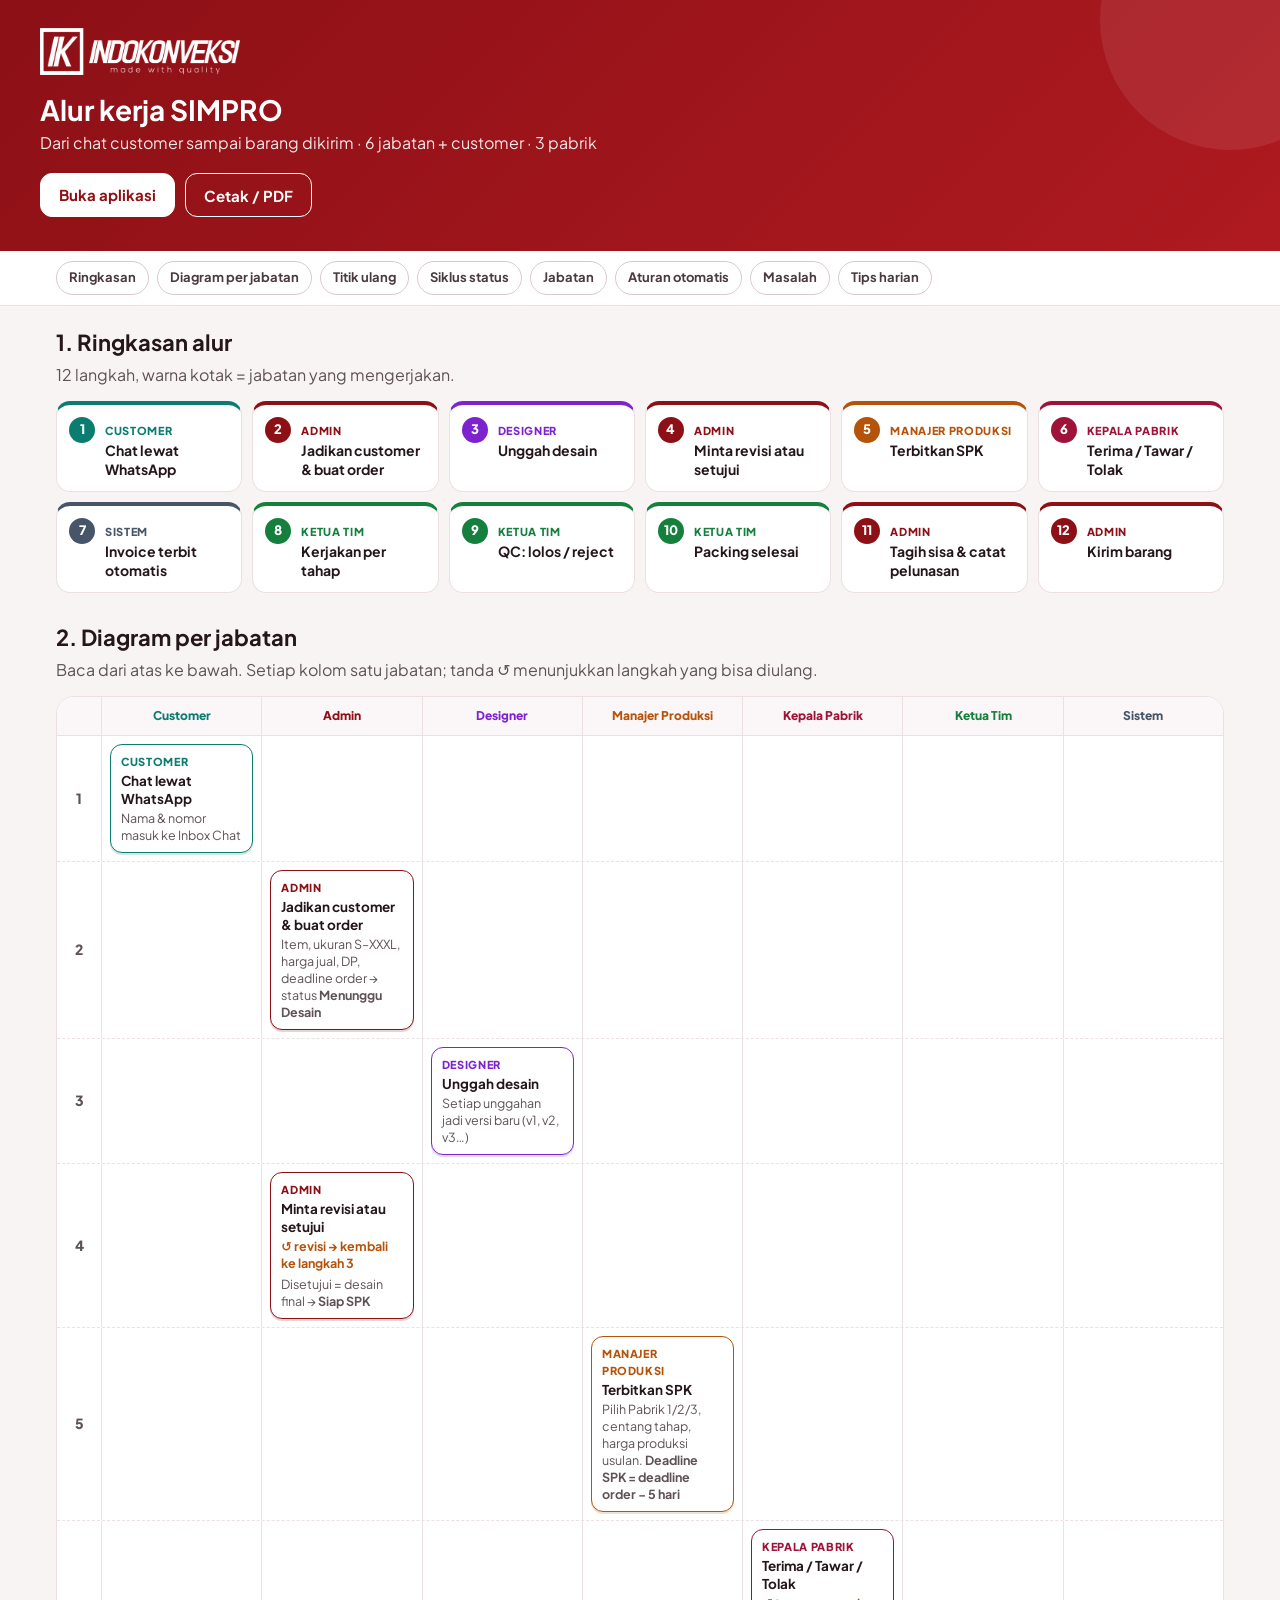
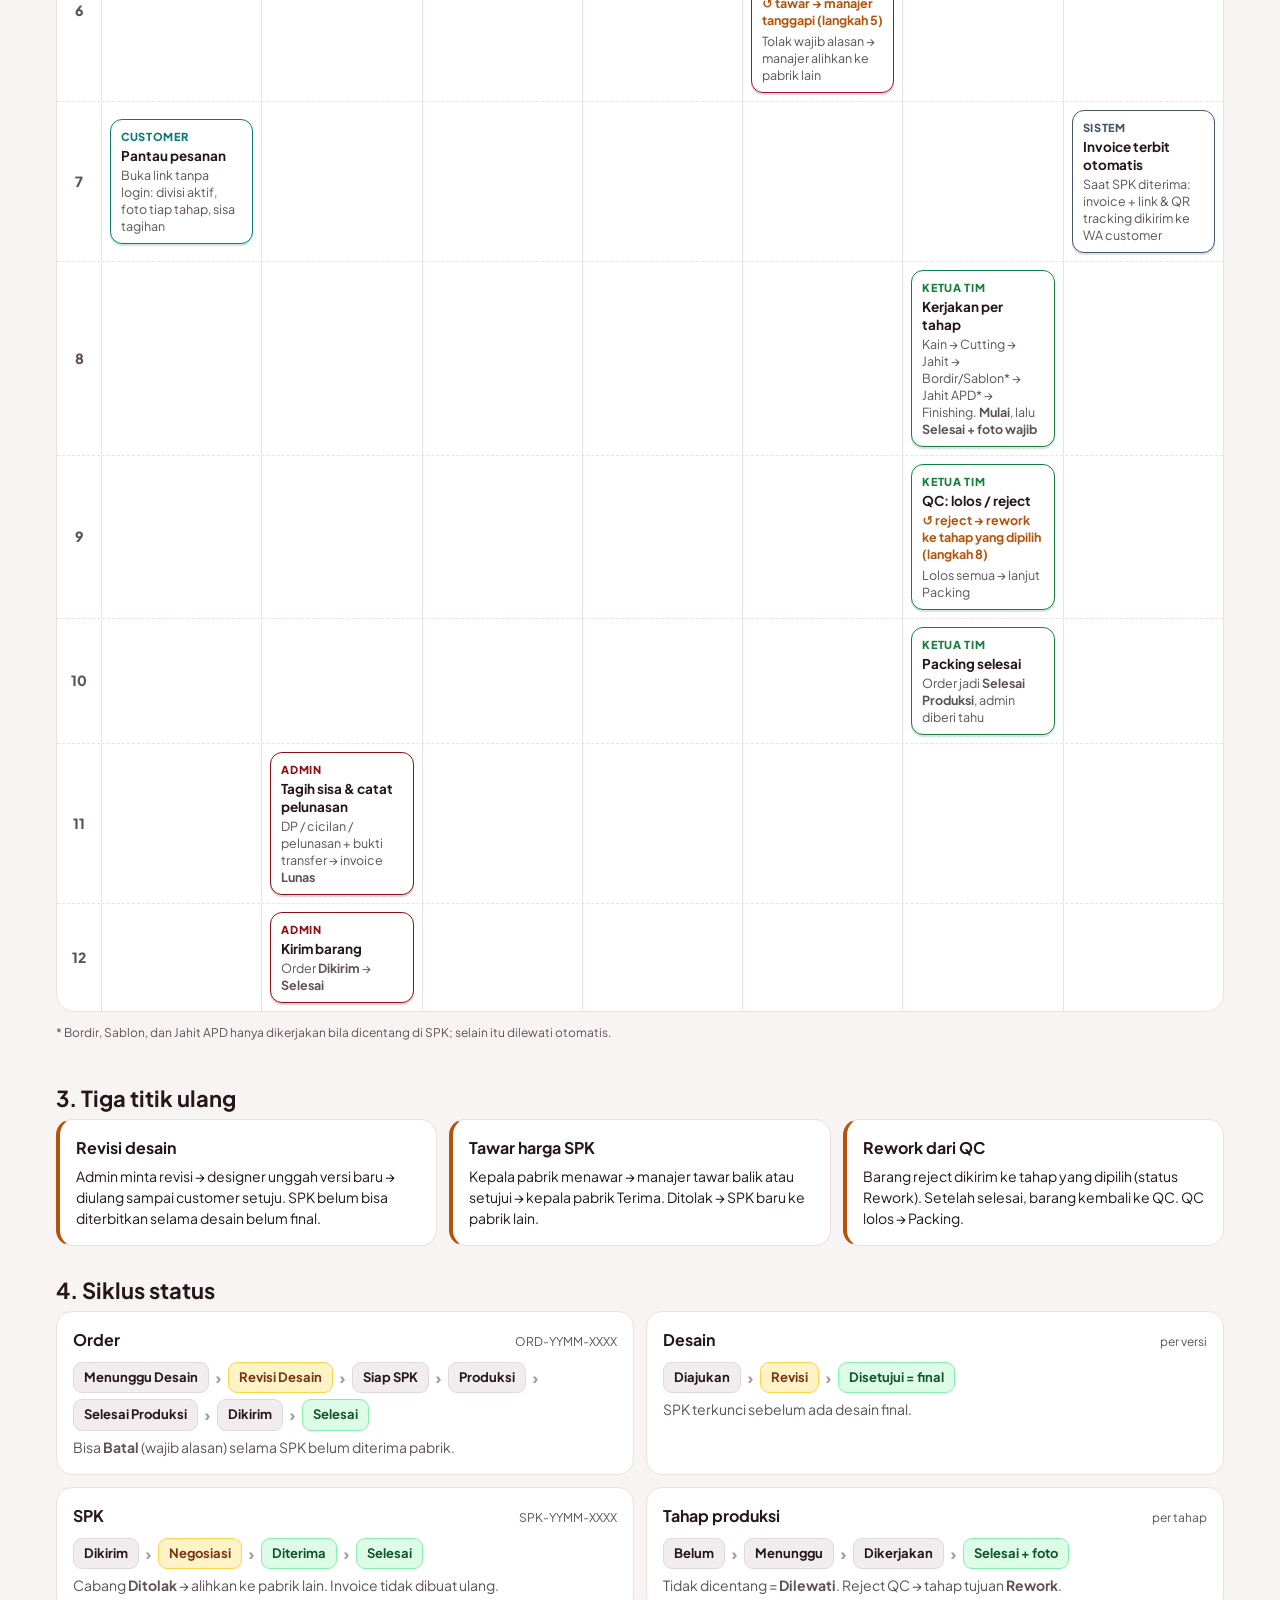
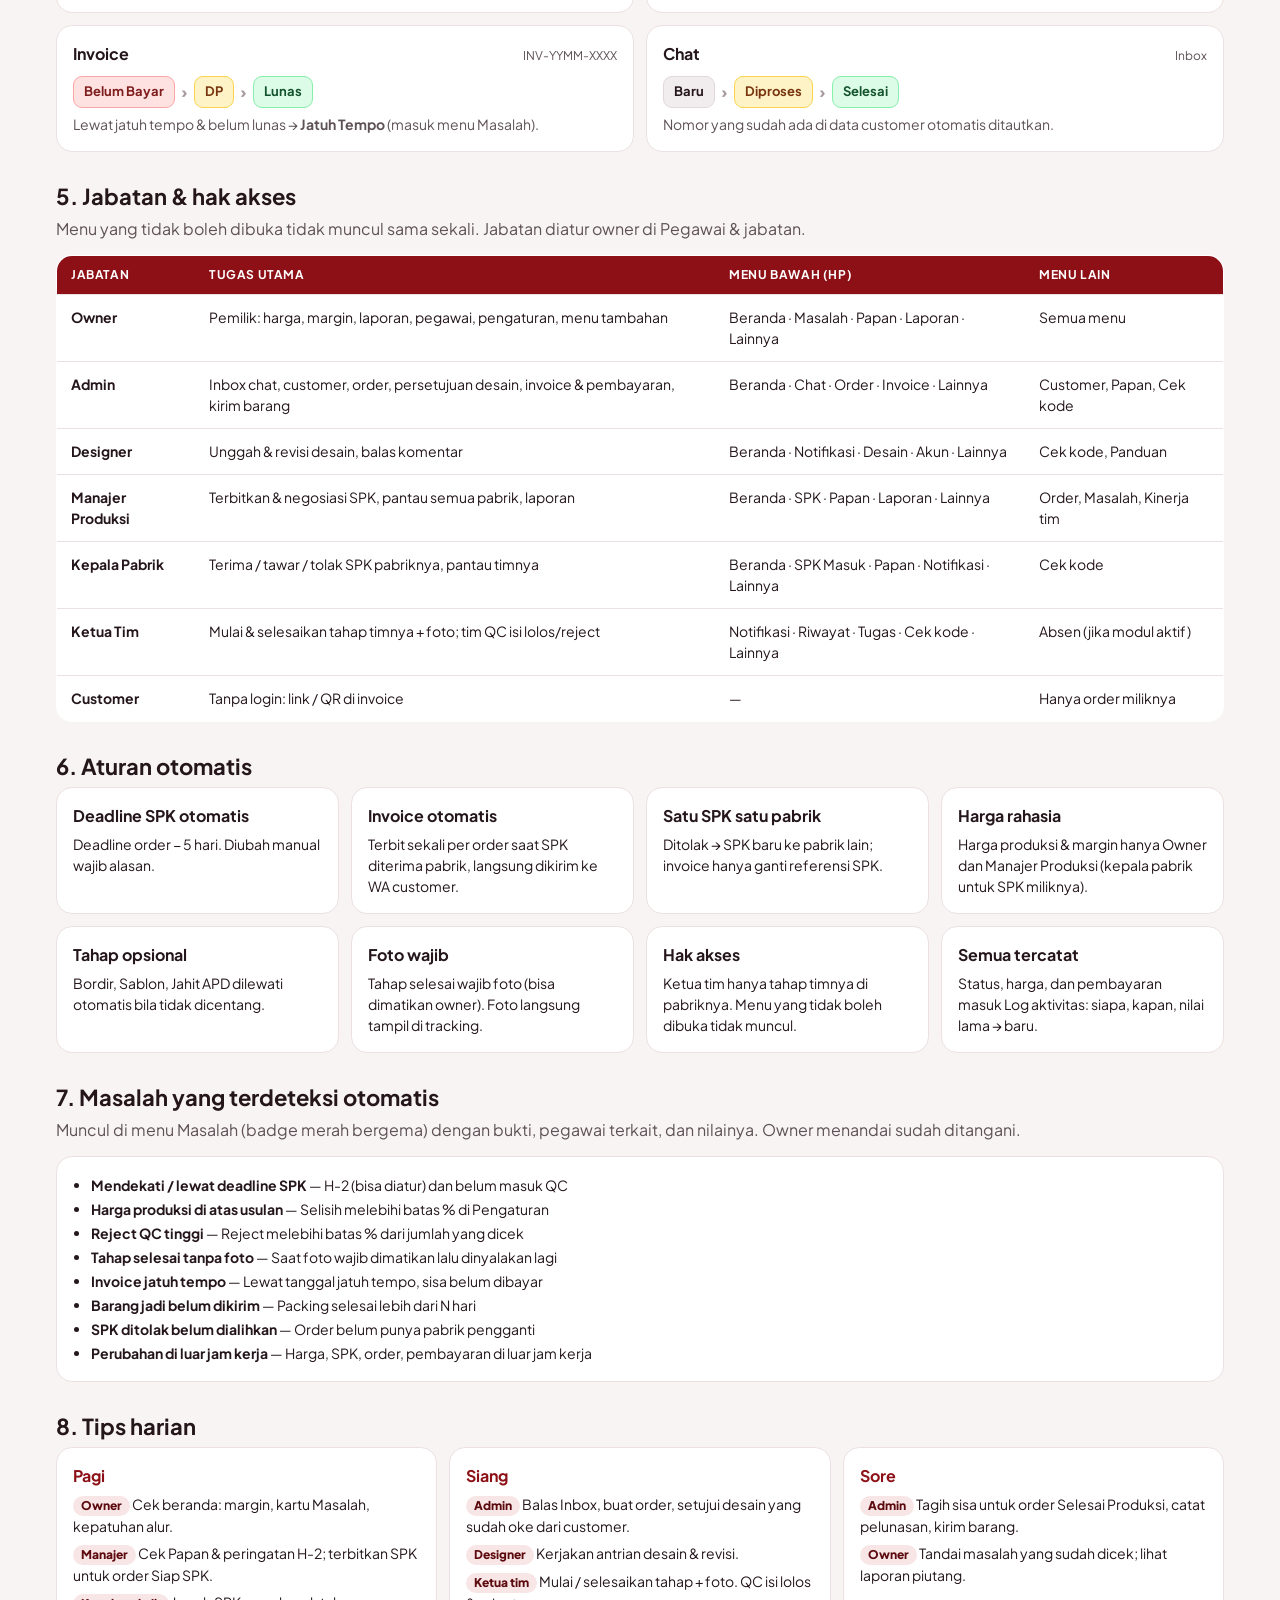
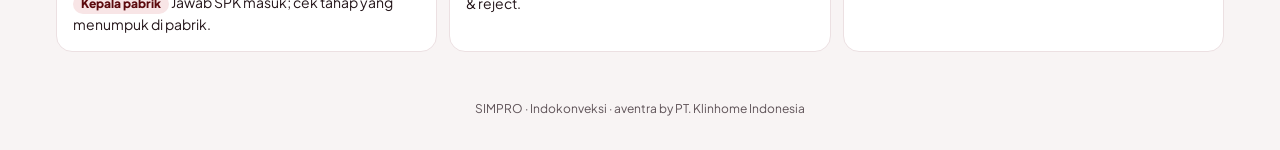
<file: indokonveksi/alur.html>
<!doctype html>
<html lang="id">
<head>
<meta charset="utf-8">
<meta name="viewport" content="width=device-width, initial-scale=1">
<meta name="theme-color" content="#8C1016">
<title>Alur kerja · SIMPRO Indokonveksi</title>
<link rel="icon" type="image/png" href="[data-uri]">
<link rel="preconnect" href="https://fonts.googleapis.com">
<link href="https://fonts.googleapis.com/css2?family=Plus+Jakarta+Sans:wght@400;500;600;700;800&display=swap" rel="stylesheet">
<style>
:root{--m:#8C1016;--m2:#AE1A20;--ink:#24161A;--muted:#5E5257;--bg:#F8F4F4;--line:#ECE0E2;--tint:#F8E5E6}
*{box-sizing:border-box}
body{margin:0;background:var(--bg);color:var(--ink);font-family:'Plus Jakarta Sans',system-ui,sans-serif;line-height:1.5}
a{color:var(--m)}
.top{position:relative;overflow:hidden;background:linear-gradient(135deg,var(--m),var(--m2));color:#fff;padding:28px 20px 34px}
.top::before{content:"";position:absolute;width:260px;height:260px;border-radius:50%;right:-80px;top:-110px;background:rgba(255,255,255,.08)}
.top>*{position:relative;max-width:1200px;margin-left:auto;margin-right:auto}
.top img{width:200px;filter:brightness(0) invert(1);display:block}
.top h1{margin:18px auto 4px;font-size:28px;line-height:34px}
.top p{margin:0 auto;color:rgba(255,255,255,.9);max-width:1200px}
.acts{display:flex;gap:10px;flex-wrap:wrap;margin-top:18px!important}
.btn{display:inline-flex;align-items:center;justify-content:center;min-height:44px;padding:0 18px;border-radius:12px;font-weight:700;font-size:15px;text-decoration:none;border:1px solid #fff;background:#fff;color:var(--m);cursor:pointer;font-family:inherit}
.btn.o{background:transparent;color:#fff}
nav.toc{position:sticky;top:0;z-index:10;background:#fff;border-bottom:1px solid var(--line)}
nav.toc div{max-width:1200px;margin:0 auto;padding:10px 16px;display:flex;gap:8px;flex-wrap:wrap}
nav.toc a{padding:6px 12px;border-radius:999px;border:1px solid #D9C9CD;text-decoration:none;font-size:13px;font-weight:700;color:#4A3A40}
main{max-width:1200px;margin:0 auto;padding:20px 16px 48px;display:flex;flex-direction:column;gap:28px}
h2{margin:0 0 4px;font-size:22px}
.lead{margin:0 0 14px;color:var(--muted)}
.card{background:#fff;border:1px solid var(--line);border-radius:16px;padding:16px}
.card p{margin:6px 0 0;font-size:14px}
.small{font-size:12px;color:var(--muted)}
.grid{display:grid;gap:12px;grid-template-columns:minmax(0,1fr)}
@media(min-width:700px){.grid{grid-template-columns:repeat(2,minmax(0,1fr))}}
@media(min-width:1100px){.grid.g3{grid-template-columns:repeat(3,minmax(0,1fr))}.grid.g4{grid-template-columns:repeat(4,minmax(0,1fr))}}
/* ringkasan */
.sums{display:grid;gap:10px;grid-template-columns:repeat(2,minmax(0,1fr))}
@media(min-width:700px){.sums{grid-template-columns:repeat(3,minmax(0,1fr))}}
@media(min-width:1100px){.sums{grid-template-columns:repeat(6,minmax(0,1fr))}}
.sum{display:flex;gap:10px;align-items:flex-start;background:#fff;border:1px solid var(--line);border-top:4px solid var(--c);border-radius:14px;padding:12px}
.sum i{font-style:normal;flex:none;width:26px;height:26px;border-radius:13px;background:var(--c);color:#fff;font-size:13px;font-weight:800;display:flex;align-items:center;justify-content:center}
.sum b{display:block;font-size:14px;line-height:19px}
.who{font-size:11px;font-weight:800;letter-spacing:.06em;text-transform:uppercase;color:var(--c)}
/* swimlane */
.lanes{background:#fff;border:1px solid var(--line);border-radius:18px;overflow:hidden}
.lhead,.srow{display:grid;grid-template-columns:44px repeat(7,minmax(0,1fr))}
.lhead{background:#FBF6F7;border-bottom:1px solid var(--line)}
.lh{padding:10px 8px;font-size:12px;font-weight:800;text-align:center;color:var(--c);border-left:1px solid var(--line)}
.srow{border-bottom:1px dashed var(--line)}
.srow:last-child{border-bottom:none}
.num{display:flex;align-items:center;justify-content:center;font-weight:800;color:var(--muted);font-size:14px}
.cell{border-left:1px solid var(--line);padding:8px;display:flex;flex-direction:column;gap:6px;justify-content:center;min-height:64px}
.box{position:relative;background:#fff;border:1.5px solid var(--c);border-radius:12px;padding:8px 10px;font-size:12.5px;line-height:17px;box-shadow:0 2px 0 color-mix(in srgb,var(--c) 18%,transparent)}
.box>b{display:block;font-size:13.5px;line-height:18px;margin:2px 0}
.box .who i{display:none}
.box>span:last-child{color:var(--muted)}
.loop{display:block;margin-bottom:4px;color:#B45309;font-weight:700}
@media(max-width:899px){
  .lhead{display:none}
  .lanes{background:transparent;border:none;border-radius:0}
  .srow{display:flex;flex-direction:column;gap:8px;border:none;padding:0 0 0 18px;position:relative}
  .srow::before{content:"";position:absolute;left:5px;top:0;bottom:0;width:2px;background:#E2D3D6}
  .srow:last-child::before{bottom:50%}
  .num{display:none}
  .cell{border:none;padding:0 0 10px;min-height:0}
  .cell.empty{display:none}
  .box{font-size:14px;line-height:20px;padding:12px 14px}
  .box>b{font-size:15px}
  .box .who i{display:inline-flex;font-style:normal;width:20px;height:20px;border-radius:10px;background:var(--c);color:#fff;font-size:11px;align-items:center;justify-content:center;margin-right:6px}
  .box::before{content:"";position:absolute;left:-19px;top:16px;width:10px;height:10px;border-radius:5px;background:var(--c)}
}
/* status */
.ch{display:flex;justify-content:space-between;gap:8px;align-items:baseline}
.chain{display:flex;flex-wrap:wrap;gap:6px;align-items:center;margin-top:10px}
.st{padding:5px 10px;border-radius:9px;font-size:13px;font-weight:700;background:#F1ECEE;border:1px solid #E2D7DA}
.st.g{background:#DCFCE7;border-color:#86EFAC;color:#14532D}.st.w{background:#FEF3C7;border-color:#FCD34D;color:#78350F}.st.r{background:#FEE2E2;border-color:#FCA5A5;color:#7F1D1D}
.arr{color:#A8999D;font-weight:800}
table{width:100%;border-collapse:collapse;font-size:14px;background:#fff;border:1px solid var(--line);border-radius:16px;overflow:hidden}
th{text-align:left;padding:10px 14px;background:var(--m);color:#fff;font-size:12px;letter-spacing:.05em}
td{padding:12px 14px;border-top:1px solid var(--line);vertical-align:top}
.only-m{display:none}
@media(max-width:899px){.only-d{display:none}.only-m{display:grid}}
ul.pl{margin:0;padding-left:18px;font-size:14px;line-height:24px}
.tt{display:block;font-size:16px;color:var(--m)}
.tag{display:inline-block;padding:1px 8px;border-radius:999px;background:var(--tint);color:#5C0A0E;font-size:12px;font-weight:800}
.loops{display:grid;gap:12px;grid-template-columns:minmax(0,1fr)}
@media(min-width:900px){.loops{grid-template-columns:repeat(3,minmax(0,1fr))}}
.loopc{border-left:4px solid #B45309}
footer{text-align:center;font-size:12px;color:var(--muted);padding:0 16px 32px}
@media print{nav.toc,.acts{display:none}.top{-webkit-print-color-adjust:exact;print-color-adjust:exact}.srow{break-inside:avoid}}
</style>
</head>
<body>
<header class="top"><div><img src="[data-uri]" alt="Indokonveksi — made with quality"></div>
<h1>Alur kerja SIMPRO</h1>
<p>Dari chat customer sampai barang dikirim · 6 jabatan + customer · 3 pabrik</p>
<p class="acts"><a class="btn" href="index.html">Buka aplikasi</a><button class="btn o" onclick="print()">Cetak / PDF</button></p></header>
<nav class="toc"><div><a href="#ringkas">Ringkasan</a><a href="#diagram">Diagram per jabatan</a><a href="#ulang">Titik ulang</a><a href="#status">Siklus status</a><a href="#jabatan">Jabatan</a><a href="#aturan">Aturan otomatis</a><a href="#masalah">Masalah</a><a href="#tips">Tips harian</a></div></nav>
<main>
<section id="ringkas"><h2>1. Ringkasan alur</h2><p class="lead">12 langkah, warna kotak = jabatan yang mengerjakan.</p><div class="sums"><div class="sum" style="--c:#0B7C70"><i>1</i><div><span class="who">Customer</span><b>Chat lewat WhatsApp</b></div></div><div class="sum" style="--c:#8C1016"><i>2</i><div><span class="who">Admin</span><b>Jadikan customer & buat order</b></div></div><div class="sum" style="--c:#7E22CE"><i>3</i><div><span class="who">Designer</span><b>Unggah desain</b></div></div><div class="sum" style="--c:#8C1016"><i>4</i><div><span class="who">Admin</span><b>Minta revisi atau setujui</b></div></div><div class="sum" style="--c:#B45309"><i>5</i><div><span class="who">Manajer Produksi</span><b>Terbitkan SPK</b></div></div><div class="sum" style="--c:#9F1239"><i>6</i><div><span class="who">Kepala Pabrik</span><b>Terima / Tawar / Tolak</b></div></div><div class="sum" style="--c:#475569"><i>7</i><div><span class="who">Sistem</span><b>Invoice terbit otomatis</b></div></div><div class="sum" style="--c:#15803D"><i>8</i><div><span class="who">Ketua Tim</span><b>Kerjakan per tahap</b></div></div><div class="sum" style="--c:#15803D"><i>9</i><div><span class="who">Ketua Tim</span><b>QC: lolos / reject</b></div></div><div class="sum" style="--c:#15803D"><i>10</i><div><span class="who">Ketua Tim</span><b>Packing selesai</b></div></div><div class="sum" style="--c:#8C1016"><i>11</i><div><span class="who">Admin</span><b>Tagih sisa & catat pelunasan</b></div></div><div class="sum" style="--c:#8C1016"><i>12</i><div><span class="who">Admin</span><b>Kirim barang</b></div></div></div></section>
<section id="diagram"><h2>2. Diagram per jabatan</h2><p class="lead">Baca dari atas ke bawah. Setiap kolom satu jabatan; tanda ↺ menunjukkan langkah yang bisa diulang.</p>
<div class="lanes"><div class="lhead"><div></div><div class="lh" style="--c:#0B7C70">Customer</div><div class="lh" style="--c:#8C1016">Admin</div><div class="lh" style="--c:#7E22CE">Designer</div><div class="lh" style="--c:#B45309">Manajer Produksi</div><div class="lh" style="--c:#9F1239">Kepala Pabrik</div><div class="lh" style="--c:#15803D">Ketua Tim</div><div class="lh" style="--c:#475569">Sistem</div></div><div class="srow"><div class="num">1</div><div class="cell " data-lane="cust"><div class="box" style="--c:#0B7C70"><span class="who"><i>1</i>Customer</span><b>Chat lewat WhatsApp</b><span>Nama & nomor masuk ke Inbox Chat</span></div></div><div class="cell empty" data-lane="admin"></div><div class="cell empty" data-lane="des"></div><div class="cell empty" data-lane="man"></div><div class="cell empty" data-lane="kep"></div><div class="cell empty" data-lane="tim"></div><div class="cell empty" data-lane="sys"></div></div><div class="srow"><div class="num">2</div><div class="cell empty" data-lane="cust"></div><div class="cell " data-lane="admin"><div class="box" style="--c:#8C1016"><span class="who"><i>2</i>Admin</span><b>Jadikan customer & buat order</b><span>Item, ukuran S–XXXL, harga jual, DP, deadline order → status <b>Menunggu Desain</b></span></div></div><div class="cell empty" data-lane="des"></div><div class="cell empty" data-lane="man"></div><div class="cell empty" data-lane="kep"></div><div class="cell empty" data-lane="tim"></div><div class="cell empty" data-lane="sys"></div></div><div class="srow"><div class="num">3</div><div class="cell empty" data-lane="cust"></div><div class="cell empty" data-lane="admin"></div><div class="cell " data-lane="des"><div class="box" style="--c:#7E22CE"><span class="who"><i>3</i>Designer</span><b>Unggah desain</b><span>Setiap unggahan jadi versi baru (v1, v2, v3…)</span></div></div><div class="cell empty" data-lane="man"></div><div class="cell empty" data-lane="kep"></div><div class="cell empty" data-lane="tim"></div><div class="cell empty" data-lane="sys"></div></div><div class="srow"><div class="num">4</div><div class="cell empty" data-lane="cust"></div><div class="cell " data-lane="admin"><div class="box" style="--c:#8C1016"><span class="who"><i>4</i>Admin</span><b>Minta revisi atau setujui</b><span><span class="loop">↺ revisi → kembali ke langkah 3</span>Disetujui = desain final → <b>Siap SPK</b></span></div></div><div class="cell empty" data-lane="des"></div><div class="cell empty" data-lane="man"></div><div class="cell empty" data-lane="kep"></div><div class="cell empty" data-lane="tim"></div><div class="cell empty" data-lane="sys"></div></div><div class="srow"><div class="num">5</div><div class="cell empty" data-lane="cust"></div><div class="cell empty" data-lane="admin"></div><div class="cell empty" data-lane="des"></div><div class="cell " data-lane="man"><div class="box" style="--c:#B45309"><span class="who"><i>5</i>Manajer Produksi</span><b>Terbitkan SPK</b><span>Pilih Pabrik 1/2/3, centang tahap, harga produksi usulan. <b>Deadline SPK = deadline order − 5 hari</b></span></div></div><div class="cell empty" data-lane="kep"></div><div class="cell empty" data-lane="tim"></div><div class="cell empty" data-lane="sys"></div></div><div class="srow"><div class="num">6</div><div class="cell empty" data-lane="cust"></div><div class="cell empty" data-lane="admin"></div><div class="cell empty" data-lane="des"></div><div class="cell empty" data-lane="man"></div><div class="cell " data-lane="kep"><div class="box" style="--c:#9F1239"><span class="who"><i>6</i>Kepala Pabrik</span><b>Terima / Tawar / Tolak</b><span><span class="loop">↺ tawar → manajer tanggapi (langkah 5)</span>Tolak wajib alasan → manajer alihkan ke pabrik lain</span></div></div><div class="cell empty" data-lane="tim"></div><div class="cell empty" data-lane="sys"></div></div><div class="srow"><div class="num">7</div><div class="cell " data-lane="cust"><div class="box" style="--c:#0B7C70"><span class="who"><i>7</i>Customer</span><b>Pantau pesanan</b><span>Buka link tanpa login: divisi aktif, foto tiap tahap, sisa tagihan</span></div></div><div class="cell empty" data-lane="admin"></div><div class="cell empty" data-lane="des"></div><div class="cell empty" data-lane="man"></div><div class="cell empty" data-lane="kep"></div><div class="cell empty" data-lane="tim"></div><div class="cell " data-lane="sys"><div class="box" style="--c:#475569"><span class="who"><i>7</i>Sistem</span><b>Invoice terbit otomatis</b><span>Saat SPK diterima: invoice + link & QR tracking dikirim ke WA customer</span></div></div></div><div class="srow"><div class="num">8</div><div class="cell empty" data-lane="cust"></div><div class="cell empty" data-lane="admin"></div><div class="cell empty" data-lane="des"></div><div class="cell empty" data-lane="man"></div><div class="cell empty" data-lane="kep"></div><div class="cell " data-lane="tim"><div class="box" style="--c:#15803D"><span class="who"><i>8</i>Ketua Tim</span><b>Kerjakan per tahap</b><span>Kain → Cutting → Jahit → Bordir/Sablon* → Jahit APD* → Finishing. <b>Mulai</b>, lalu <b>Selesai + foto wajib</b></span></div></div><div class="cell empty" data-lane="sys"></div></div><div class="srow"><div class="num">9</div><div class="cell empty" data-lane="cust"></div><div class="cell empty" data-lane="admin"></div><div class="cell empty" data-lane="des"></div><div class="cell empty" data-lane="man"></div><div class="cell empty" data-lane="kep"></div><div class="cell " data-lane="tim"><div class="box" style="--c:#15803D"><span class="who"><i>9</i>Ketua Tim</span><b>QC: lolos / reject</b><span><span class="loop">↺ reject → rework ke tahap yang dipilih (langkah 8)</span>Lolos semua → lanjut Packing</span></div></div><div class="cell empty" data-lane="sys"></div></div><div class="srow"><div class="num">10</div><div class="cell empty" data-lane="cust"></div><div class="cell empty" data-lane="admin"></div><div class="cell empty" data-lane="des"></div><div class="cell empty" data-lane="man"></div><div class="cell empty" data-lane="kep"></div><div class="cell " data-lane="tim"><div class="box" style="--c:#15803D"><span class="who"><i>10</i>Ketua Tim</span><b>Packing selesai</b><span>Order jadi <b>Selesai Produksi</b>, admin diberi tahu</span></div></div><div class="cell empty" data-lane="sys"></div></div><div class="srow"><div class="num">11</div><div class="cell empty" data-lane="cust"></div><div class="cell " data-lane="admin"><div class="box" style="--c:#8C1016"><span class="who"><i>11</i>Admin</span><b>Tagih sisa & catat pelunasan</b><span>DP / cicilan / pelunasan + bukti transfer → invoice <b>Lunas</b></span></div></div><div class="cell empty" data-lane="des"></div><div class="cell empty" data-lane="man"></div><div class="cell empty" data-lane="kep"></div><div class="cell empty" data-lane="tim"></div><div class="cell empty" data-lane="sys"></div></div><div class="srow"><div class="num">12</div><div class="cell empty" data-lane="cust"></div><div class="cell " data-lane="admin"><div class="box" style="--c:#8C1016"><span class="who"><i>12</i>Admin</span><b>Kirim barang</b><span>Order <b>Dikirim</b> → <b>Selesai</b></span></div></div><div class="cell empty" data-lane="des"></div><div class="cell empty" data-lane="man"></div><div class="cell empty" data-lane="kep"></div><div class="cell empty" data-lane="tim"></div><div class="cell empty" data-lane="sys"></div></div></div>
<p class="small">* Bordir, Sablon, dan Jahit APD hanya dikerjakan bila dicentang di SPK; selain itu dilewati otomatis.</p></section>
<section id="ulang"><h2>3. Tiga titik ulang</h2><div class="loops">
<div class="card loopc"><b>Revisi desain</b><p>Admin minta revisi → designer unggah versi baru → diulang sampai customer setuju. SPK belum bisa diterbitkan selama desain belum final.</p></div>
<div class="card loopc"><b>Tawar harga SPK</b><p>Kepala pabrik menawar → manajer tawar balik atau setujui → kepala pabrik Terima. Ditolak → SPK baru ke pabrik lain.</p></div>
<div class="card loopc"><b>Rework dari QC</b><p>Barang reject dikirim ke tahap yang dipilih (status Rework). Setelah selesai, barang kembali ke QC. QC lolos → Packing.</p></div></div></section>
<section id="status"><h2>4. Siklus status</h2><div class="grid"><div class="card"><div class="ch"><b>Order</b><span class="small">ORD-YYMM-XXXX</span></div><div class="chain"><span class="st ">Menunggu Desain</span><span class="arr">›</span><span class="st w">Revisi Desain</span><span class="arr">›</span><span class="st ">Siap SPK</span><span class="arr">›</span><span class="st ">Produksi</span><span class="arr">›</span><span class="st ">Selesai Produksi</span><span class="arr">›</span><span class="st ">Dikirim</span><span class="arr">›</span><span class="st g">Selesai</span></div><p class="small">Bisa <b>Batal</b> (wajib alasan) selama SPK belum diterima pabrik.</p></div><div class="card"><div class="ch"><b>Desain</b><span class="small">per versi</span></div><div class="chain"><span class="st ">Diajukan</span><span class="arr">›</span><span class="st w">Revisi</span><span class="arr">›</span><span class="st g">Disetujui = final</span></div><p class="small">SPK terkunci sebelum ada desain final.</p></div><div class="card"><div class="ch"><b>SPK</b><span class="small">SPK-YYMM-XXXX</span></div><div class="chain"><span class="st ">Dikirim</span><span class="arr">›</span><span class="st w">Negosiasi</span><span class="arr">›</span><span class="st g">Diterima</span><span class="arr">›</span><span class="st g">Selesai</span></div><p class="small">Cabang <b>Ditolak</b> → alihkan ke pabrik lain. Invoice tidak dibuat ulang.</p></div><div class="card"><div class="ch"><b>Tahap produksi</b><span class="small">per tahap</span></div><div class="chain"><span class="st ">Belum</span><span class="arr">›</span><span class="st ">Menunggu</span><span class="arr">›</span><span class="st ">Dikerjakan</span><span class="arr">›</span><span class="st g">Selesai + foto</span></div><p class="small">Tidak dicentang = <b>Dilewati</b>. Reject QC → tahap tujuan <b>Rework</b>.</p></div><div class="card"><div class="ch"><b>Invoice</b><span class="small">INV-YYMM-XXXX</span></div><div class="chain"><span class="st r">Belum Bayar</span><span class="arr">›</span><span class="st w">DP</span><span class="arr">›</span><span class="st g">Lunas</span></div><p class="small">Lewat jatuh tempo & belum lunas → <b>Jatuh Tempo</b> (masuk menu Masalah).</p></div><div class="card"><div class="ch"><b>Chat</b><span class="small">Inbox</span></div><div class="chain"><span class="st ">Baru</span><span class="arr">›</span><span class="st w">Diproses</span><span class="arr">›</span><span class="st g">Selesai</span></div><p class="small">Nomor yang sudah ada di data customer otomatis ditautkan.</p></div></div></section>
<section id="jabatan"><h2>5. Jabatan &amp; hak akses</h2><p class="lead">Menu yang tidak boleh dibuka tidak muncul sama sekali. Jabatan diatur owner di Pegawai &amp; jabatan.</p>
<table class="only-d"><thead><tr><th>JABATAN</th><th>TUGAS UTAMA</th><th>MENU BAWAH (HP)</th><th>MENU LAIN</th></tr></thead><tbody><tr><td><b>Owner</b></td><td>Pemilik: harga, margin, laporan, pegawai, pengaturan, menu tambahan</td><td>Beranda · Masalah · Papan · Laporan · Lainnya</td><td>Semua menu</td></tr><tr><td><b>Admin</b></td><td>Inbox chat, customer, order, persetujuan desain, invoice & pembayaran, kirim barang</td><td>Beranda · Chat · Order · Invoice · Lainnya</td><td>Customer, Papan, Cek kode</td></tr><tr><td><b>Designer</b></td><td>Unggah & revisi desain, balas komentar</td><td>Beranda · Notifikasi · Desain · Akun · Lainnya</td><td>Cek kode, Panduan</td></tr><tr><td><b>Manajer Produksi</b></td><td>Terbitkan & negosiasi SPK, pantau semua pabrik, laporan</td><td>Beranda · SPK · Papan · Laporan · Lainnya</td><td>Order, Masalah, Kinerja tim</td></tr><tr><td><b>Kepala Pabrik</b></td><td>Terima / tawar / tolak SPK pabriknya, pantau timnya</td><td>Beranda · SPK Masuk · Papan · Notifikasi · Lainnya</td><td>Cek kode</td></tr><tr><td><b>Ketua Tim</b></td><td>Mulai & selesaikan tahap timnya + foto; tim QC isi lolos/reject</td><td>Notifikasi · Riwayat · Tugas · Cek kode · Lainnya</td><td>Absen (jika modul aktif)</td></tr><tr><td><b>Customer</b></td><td>Tanpa login: link / QR di invoice</td><td>—</td><td>Hanya order miliknya</td></tr></tbody></table>
<div class="grid only-m"><div class="card"><b>Owner</b><p>Pemilik: harga, margin, laporan, pegawai, pengaturan, menu tambahan</p><p class="small">Menu bawah: Beranda · Masalah · Papan · Laporan · Lainnya</p><p class="small">Menu lain: Semua menu</p></div><div class="card"><b>Admin</b><p>Inbox chat, customer, order, persetujuan desain, invoice & pembayaran, kirim barang</p><p class="small">Menu bawah: Beranda · Chat · Order · Invoice · Lainnya</p><p class="small">Menu lain: Customer, Papan, Cek kode</p></div><div class="card"><b>Designer</b><p>Unggah & revisi desain, balas komentar</p><p class="small">Menu bawah: Beranda · Notifikasi · Desain · Akun · Lainnya</p><p class="small">Menu lain: Cek kode, Panduan</p></div><div class="card"><b>Manajer Produksi</b><p>Terbitkan & negosiasi SPK, pantau semua pabrik, laporan</p><p class="small">Menu bawah: Beranda · SPK · Papan · Laporan · Lainnya</p><p class="small">Menu lain: Order, Masalah, Kinerja tim</p></div><div class="card"><b>Kepala Pabrik</b><p>Terima / tawar / tolak SPK pabriknya, pantau timnya</p><p class="small">Menu bawah: Beranda · SPK Masuk · Papan · Notifikasi · Lainnya</p><p class="small">Menu lain: Cek kode</p></div><div class="card"><b>Ketua Tim</b><p>Mulai & selesaikan tahap timnya + foto; tim QC isi lolos/reject</p><p class="small">Menu bawah: Notifikasi · Riwayat · Tugas · Cek kode · Lainnya</p><p class="small">Menu lain: Absen (jika modul aktif)</p></div><div class="card"><b>Customer</b><p>Tanpa login: link / QR di invoice</p><p class="small">Menu bawah: —</p><p class="small">Menu lain: Hanya order miliknya</p></div></div></section>
<section id="aturan"><h2>6. Aturan otomatis</h2><div class="grid g4"><div class="card"><b>Deadline SPK otomatis</b><p>Deadline order − 5 hari. Diubah manual wajib alasan.</p></div><div class="card"><b>Invoice otomatis</b><p>Terbit sekali per order saat SPK diterima pabrik, langsung dikirim ke WA customer.</p></div><div class="card"><b>Satu SPK satu pabrik</b><p>Ditolak → SPK baru ke pabrik lain; invoice hanya ganti referensi SPK.</p></div><div class="card"><b>Harga rahasia</b><p>Harga produksi & margin hanya Owner dan Manajer Produksi (kepala pabrik untuk SPK miliknya).</p></div><div class="card"><b>Tahap opsional</b><p>Bordir, Sablon, Jahit APD dilewati otomatis bila tidak dicentang.</p></div><div class="card"><b>Foto wajib</b><p>Tahap selesai wajib foto (bisa dimatikan owner). Foto langsung tampil di tracking.</p></div><div class="card"><b>Hak akses</b><p>Ketua tim hanya tahap timnya di pabriknya. Menu yang tidak boleh dibuka tidak muncul.</p></div><div class="card"><b>Semua tercatat</b><p>Status, harga, dan pembayaran masuk Log aktivitas: siapa, kapan, nilai lama → baru.</p></div></div></section>
<section id="masalah"><h2>7. Masalah yang terdeteksi otomatis</h2><p class="lead">Muncul di menu Masalah (badge merah bergema) dengan bukti, pegawai terkait, dan nilainya. Owner menandai sudah ditangani.</p><div class="card"><ul class="pl"><li><b>Mendekati / lewat deadline SPK</b> — H-2 (bisa diatur) dan belum masuk QC</li><li><b>Harga produksi di atas usulan</b> — Selisih melebihi batas % di Pengaturan</li><li><b>Reject QC tinggi</b> — Reject melebihi batas % dari jumlah yang dicek</li><li><b>Tahap selesai tanpa foto</b> — Saat foto wajib dimatikan lalu dinyalakan lagi</li><li><b>Invoice jatuh tempo</b> — Lewat tanggal jatuh tempo, sisa belum dibayar</li><li><b>Barang jadi belum dikirim</b> — Packing selesai lebih dari N hari</li><li><b>SPK ditolak belum dialihkan</b> — Order belum punya pabrik pengganti</li><li><b>Perubahan di luar jam kerja</b> — Harga, SPK, order, pembayaran di luar jam kerja</li></ul></div></section>
<section id="tips"><h2>8. Tips harian</h2><div class="grid g3"><div class="card"><b class="tt">Pagi</b><p><span class="tag">Owner</span> Cek beranda: margin, kartu Masalah, kepatuhan alur.</p><p><span class="tag">Manajer</span> Cek Papan & peringatan H-2; terbitkan SPK untuk order Siap SPK.</p><p><span class="tag">Kepala pabrik</span> Jawab SPK masuk; cek tahap yang menumpuk di pabrik.</p></div><div class="card"><b class="tt">Siang</b><p><span class="tag">Admin</span> Balas Inbox, buat order, setujui desain yang sudah oke dari customer.</p><p><span class="tag">Designer</span> Kerjakan antrian desain & revisi.</p><p><span class="tag">Ketua tim</span> Mulai / selesaikan tahap + foto. QC isi lolos & reject.</p></div><div class="card"><b class="tt">Sore</b><p><span class="tag">Admin</span> Tagih sisa untuk order Selesai Produksi, catat pelunasan, kirim barang.</p><p><span class="tag">Owner</span> Tandai masalah yang sudah dicek; lihat laporan piutang.</p></div></div></section>
</main>
<footer>SIMPRO · Indokonveksi · aventra by PT. Klinhome Indonesia</footer>
</body>
</html>
</file>
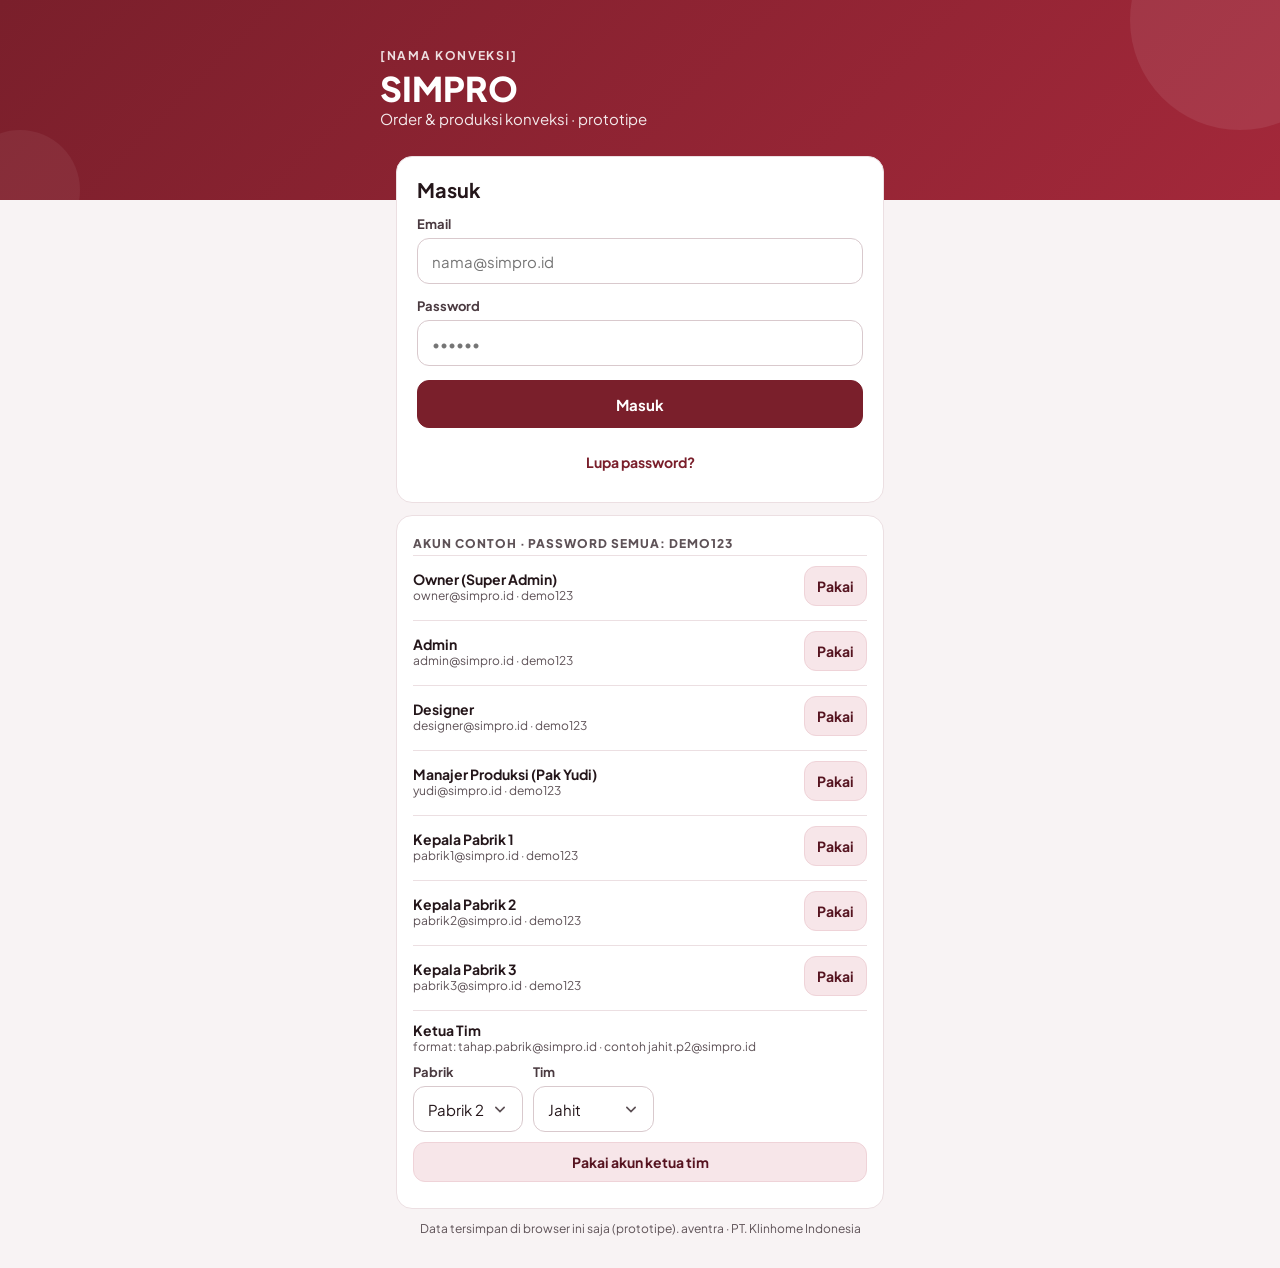
<file: indokonveksi/index (29).html>
<!doctype html>
<html lang="id">
<head>
<meta charset="utf-8">
<meta name="viewport" content="width=device-width, initial-scale=1, viewport-fit=cover">
<meta name="theme-color" content="#7A1F2B">
<title>SIMPRO Konveksi · Prototipe</title>
<link rel="preconnect" href="https://fonts.googleapis.com">
<link href="https://fonts.googleapis.com/css2?family=Plus+Jakarta+Sans:wght@400;500;600;700;800&display=swap" rel="stylesheet">
<style>
:root{
  --m:#7A1F2B; --m2:#A3283A; --md:#561420; --tint:#F7E6E9; --tint2:#EFD3D8;
  --ink:#24161A; --muted:#5E5257; --bg:#F8F3F4; --line:#ECDfE2; --card:#FFFFFF;
  --ok:#15803D; --okbg:#DCFCE7; --bad:#B91C1C; --badbg:#FEE2E2; --warn:#B45309; --warnbg:#FEF3C7;
  --blue:#1E3A8A; --bluebg:#E0E9FF;
  --grad:linear-gradient(135deg,#7A1F2B 0%,#A3283A 100%);
}
*{box-sizing:border-box}
html,body{margin:0;background:var(--bg);color:var(--ink);font-family:'Plus Jakarta Sans',system-ui,-apple-system,sans-serif;-webkit-tap-highlight-color:transparent}
html.no-scroll{overflow:hidden}
body{min-height:100vh}
a{color:var(--m)}
button,input,select,textarea{font-family:inherit;font-size:15px;color:var(--ink)}
img{max-width:100%}
.hidden{display:none!important}

/* layout */
.app{display:flex;min-height:100vh}
.side{display:none}
.col{flex:1;min-width:0;display:flex;flex-direction:column}
.hd{position:sticky;top:0;z-index:20;background:var(--grad);color:#fff;overflow:hidden;padding:14px 16px 16px}
.hd::before,.hd::after,.hero::before,.bn::before{content:"";position:absolute;border-radius:50%;background:rgba(255,255,255,.07);pointer-events:none}
.hd::before{width:180px;height:180px;right:-50px;top:-80px}
.hd::after{width:90px;height:90px;right:80px;top:30px;background:rgba(255,255,255,.05)}
.hd-row{position:relative;display:flex;align-items:center;gap:6px;max-width:880px;margin:0 auto}
.hd-t{flex:1;min-width:0}
.hd-t b{display:block;font-size:19px;line-height:25px;font-weight:800;white-space:nowrap;overflow:hidden;text-overflow:ellipsis}
.hd-t span{display:block;font-size:13px;color:rgba(255,255,255,.85);white-space:nowrap;overflow:hidden;text-overflow:ellipsis}
.ib{position:relative;width:44px;height:44px;flex:none;display:flex;align-items:center;justify-content:center;border:none;background:transparent;color:#fff;border-radius:12px;cursor:pointer;text-decoration:none}
.ib:active{background:rgba(255,255,255,.12)}
.dot{position:absolute;top:6px;right:5px;min-width:18px;height:18px;padding:0 5px;border-radius:9px;background:#FCD34D;color:#5A1420;font-size:11px;font-weight:800;display:flex;align-items:center;justify-content:center;animation:pulse 1.6s ease-in-out infinite}
@keyframes pulse{0%,100%{box-shadow:0 0 0 0 rgba(252,211,77,.6)}50%{box-shadow:0 0 0 6px rgba(252,211,77,0)}}
.mn{width:100%;max-width:880px;margin:0 auto;padding:16px 16px 100px;display:flex;flex-direction:column;gap:12px}
.hero{position:relative;overflow:hidden;background:var(--grad);color:#fff;border-radius:0 0 22px 22px;margin:-16px -16px 0;padding:6px 20px 22px}
.hero::before{width:160px;height:160px;left:-50px;bottom:-90px}
.hero small{display:block;font-size:13px;color:rgba(255,255,255,.85)}
.hero .big{font-size:32px;line-height:38px;font-weight:800}

/* bottom nav */
.bn{position:fixed;left:0;right:0;bottom:0;z-index:30;height:calc(68px + env(safe-area-inset-bottom));padding-bottom:env(safe-area-inset-bottom);display:flex;background:var(--grad);overflow:hidden}
.bn::before{width:150px;height:150px;left:-40px;bottom:-80px}
.bn a,.bn button{position:relative;flex:1;display:flex;flex-direction:column;align-items:center;gap:3px;padding-top:7px;border:none;background:none;color:rgba(255,255,255,.85);font-size:11px;font-weight:600;text-decoration:none;cursor:pointer}
.bn .ic{width:50px;height:30px;border-radius:15px;display:flex;align-items:center;justify-content:center}
.bn .on{color:#fff;font-weight:800}
.bn .on .ic{background:#fff;color:var(--m);animation:pop 1.6s ease}
@keyframes pop{0%{transform:scale(.8)}20%{transform:scale(1.08)}40%,100%{transform:scale(1)}}

@media(min-width:900px){
  .side{display:flex;flex-direction:column;gap:4px;width:250px;flex:none;position:sticky;top:0;height:100vh;padding:20px 14px;background:var(--grad);color:#fff;overflow-y:auto}
  .side .brand{padding:6px 10px 18px}
  .side .brand b{display:block;font-size:22px;font-weight:800}
  .side .brand span{font-size:12px;color:rgba(255,255,255,.8)}
  .side a{display:flex;align-items:center;gap:12px;min-height:44px;padding:0 12px;border-radius:12px;color:rgba(255,255,255,.9);text-decoration:none;font-weight:600;font-size:14px}
  .side a.on{background:#fff;color:var(--m);font-weight:800}
  .side .out{margin-top:auto;background:var(--bad);color:#fff;justify-content:center}
  .bn{display:none}
  .mn{padding-bottom:40px}
}

/* blocks */
.card{background:var(--card);border:1px solid var(--line);border-radius:16px;padding:16px;display:flex;flex-direction:column;gap:10px}
.card.tight{gap:0;padding:4px 16px}
.sec{font-size:12px;font-weight:800;letter-spacing:.08em;color:var(--muted);margin-top:4px;text-transform:uppercase}
.row{display:flex;gap:10px;align-items:center}
.row>*{min-width:0}
.wrap{flex-wrap:wrap}
.grow{flex:1}
.grid2{display:grid;grid-template-columns:repeat(2,minmax(0,1fr));gap:10px}
@media(min-width:700px){.grid4{grid-template-columns:repeat(4,minmax(0,1fr))}}
.stat{background:#fff;border:1px solid var(--line);border-radius:16px;padding:14px;display:flex;flex-direction:column;gap:4px;text-decoration:none;color:var(--ink)}
.stat span{font-size:12px;font-weight:700;color:var(--muted)}
.stat b{font-size:24px;font-weight:800}
.kv{display:flex;justify-content:space-between;gap:12px;font-size:14px;line-height:20px}
.kv span:first-child{color:var(--muted)}
.kv span:last-child{text-align:right;font-weight:600}
.mut{color:var(--muted);font-size:13px}
.small{font-size:12px;color:var(--muted)}
.center{text-align:center}
.li{display:flex;justify-content:space-between;align-items:center;gap:10px;padding:12px 0;border-top:1px solid var(--line);text-decoration:none;color:var(--ink)}
.li:first-child{border-top:none}
.li .t{display:flex;flex-direction:column;gap:2px;min-width:0}
.li .t b{font-size:14px}
.li .t span{font-size:13px;color:var(--muted)}
.pill{display:inline-flex;align-items:center;padding:3px 10px;border-radius:999px;font-size:12px;font-weight:700;white-space:nowrap;background:#F1ECEE;color:#4A3A40}
.pill.ok{background:var(--okbg);color:#14532D}.pill.bad{background:var(--badbg);color:#7F1D1D}.pill.warn{background:var(--warnbg);color:#78350F}.pill.blue{background:var(--bluebg);color:var(--blue)}.pill.m{background:var(--m);color:#fff}
.pills{display:flex;gap:6px;flex-wrap:wrap}

/* buttons & inputs */
.btn{display:flex;align-items:center;justify-content:center;gap:8px;min-height:48px;padding:0 16px;border-radius:12px;font-size:15px;font-weight:700;text-decoration:none;cursor:pointer;border:1px solid var(--m);background:var(--m);color:#fff;width:100%;transition:transform .08s}
.btn:active{transform:scale(.98)}
.btn.ok{background:var(--ok);border-color:var(--ok)}
.btn.danger{background:#fff;color:var(--bad);border:1.5px solid var(--bad)}
.btn.red{background:var(--bad);border-color:var(--bad)}
.btn.light{background:var(--tint);color:var(--md);border-color:var(--tint2)}
.btn.ghost{background:#fff;color:var(--m);border:1.5px solid var(--m)}
.btn.wa{background:#0B7C70;border-color:#0B7C70}
.btn.sm{min-height:40px;font-size:14px;padding:0 12px}
.btn[disabled]{opacity:.5;cursor:not-allowed}
.btns{display:flex;gap:10px}
.btns>*{flex:1}
.shake{animation:shake 2.4s ease-in-out infinite}
@keyframes shake{0%,88%,100%{transform:translateX(0)}90%{transform:translateX(-3px)}92%{transform:translateX(3px)}94%{transform:translateX(-2px)}96%{transform:translateX(2px)}}
.fld{display:flex;flex-direction:column;gap:6px;min-width:0}
.fld label{font-size:13px;font-weight:700;color:#4A3A40}
.inp{width:100%;min-height:46px;padding:0 14px;border:1px solid #D9C9CD;border-radius:12px;background:#fff;font-size:15px}
textarea.inp{padding:12px 14px;min-height:84px;resize:vertical}
.inp:focus{outline:2px solid var(--m2);outline-offset:1px;border-color:transparent}
select.inp{appearance:none;background-image:url("data:image/svg+xml,%3Csvg xmlns='http://www.w3.org/2000/svg' width='20' height='20' viewBox='0 0 24 24'%3E%3Cpath d='M7 10l5 5 5-5' fill='none' stroke='%235E5257' stroke-width='2' stroke-linecap='round'/%3E%3C/svg%3E");background-repeat:no-repeat;background-position:right 12px center;padding-right:38px}
.chips{display:flex;gap:8px;overflow-x:auto;padding-bottom:2px;scrollbar-width:none}
.chip{flex:none;min-height:38px;padding:0 14px;border-radius:999px;border:1px solid #D9C9CD;background:#fff;color:#4A3A40;font-size:13px;font-weight:700;display:flex;align-items:center;text-decoration:none;cursor:pointer;white-space:nowrap}
.chip.on{background:var(--m);border-color:var(--m);color:#fff}
.tog{display:flex;align-items:center;justify-content:center;gap:6px;min-height:44px;border-radius:12px;border:1px solid #D9C9CD;background:#fff;font-weight:700;font-size:14px;cursor:pointer;flex:1;position:relative}
.tog input{position:absolute;opacity:0;inset:0;cursor:pointer}
.tog:has(input:checked){background:var(--m);border-color:var(--m);color:#fff}
.chk{display:flex;align-items:center;gap:12px;min-height:44px;font-size:15px;cursor:pointer}
.chk input{width:22px;height:22px;accent-color:var(--m)}
.sizes{display:grid;grid-template-columns:repeat(6,minmax(0,1fr));gap:6px}
.sizes .fld label{text-align:center;font-weight:800}
.sizes .inp{text-align:center;padding:0 4px;font-weight:700}
.tabs{display:flex;gap:4px;padding:4px;border-radius:12px;background:#EEE3E5;overflow-x:auto;scrollbar-width:none}
.tabs a{flex:1;min-height:42px;padding:0 10px;display:flex;align-items:center;justify-content:center;border-radius:10px;font-size:14px;font-weight:700;color:#4A3A40;text-decoration:none;white-space:nowrap}
.tabs a.on{background:#fff;color:var(--m);font-weight:800;box-shadow:0 1px 3px rgba(36,22,26,.12)}
.fab{position:fixed;right:18px;bottom:calc(84px + env(safe-area-inset-bottom));z-index:25;width:56px;height:56px;border-radius:28px;background:var(--m);color:#fff;display:flex;align-items:center;justify-content:center;box-shadow:0 6px 18px rgba(122,31,43,.35);text-decoration:none}
@media(min-width:900px){.fab{bottom:28px}}

/* timeline */
.tl{display:flex;flex-direction:column}
.tl-i{position:relative;display:flex;gap:14px;padding-bottom:16px}
.tl-i:not(:last-child)::after{content:"";position:absolute;left:7px;top:22px;bottom:-4px;width:2px;background:#E5D9DC}
.tl-i.done:not(:last-child)::after{background:var(--ok)}
.tl-d{position:relative;width:16px;height:16px;flex:none;margin-top:3px;border-radius:8px;background:#CDBFC3}
.tl-i.done .tl-d{background:var(--ok)}
.tl-i.now .tl-d{background:var(--m);box-shadow:0 0 0 5px var(--tint2)}
.tl-i.rw .tl-d{background:var(--bad)}
.tl-i.skip{opacity:.55}
.tl-b{flex:1;display:flex;flex-direction:column;gap:2px;min-width:0}
.tl-b b{font-size:15px}
.tl-i.now .tl-b>b{color:var(--m)}
.photos{display:flex;gap:8px;overflow-x:auto;margin-top:6px}
.ph{width:84px;height:68px;flex:none;border-radius:10px;object-fit:cover;background:#EEE3E5;border:1px solid var(--line);cursor:zoom-in}

/* kanban */
.kan{display:flex;gap:10px;overflow-x:auto;padding-bottom:8px;align-items:flex-start}
.kcol{flex:none;width:220px;display:flex;flex-direction:column;gap:8px;padding:10px;border-radius:14px;background:#EFE4E6}
.kcol h4{margin:0;padding:2px 4px;display:flex;justify-content:space-between;font-size:14px}
.kc{display:flex;flex-direction:column;gap:5px;padding:12px;border-radius:12px;background:#fff;border:1px solid var(--line);text-decoration:none;color:var(--ink);font-size:13px}
.kc.late{border:1.5px solid var(--bad)}

/* chat */
.bub{max-width:85%;padding:10px 12px;font-size:14px;line-height:20px;white-space:pre-wrap;word-break:break-word}
.bub.in{align-self:flex-start;background:#fff;border:1px solid var(--line);border-radius:14px 14px 14px 4px}
.bub.out{align-self:flex-end;background:var(--tint);border-radius:14px 14px 4px 14px}
.bub small{display:block;font-size:11px;color:var(--muted);margin-top:4px}
.av{width:44px;height:44px;flex:none;border-radius:22px;background:var(--tint);color:var(--md);display:flex;align-items:center;justify-content:center;font-weight:800}
.badge{min-width:22px;height:22px;padding:0 6px;border-radius:11px;background:var(--bad);color:#fff;font-size:12px;font-weight:800;display:inline-flex;align-items:center;justify-content:center}

/* sheet, toast */
.ov{position:fixed;inset:0;z-index:50;background:rgba(36,22,26,.5);display:flex;align-items:flex-end;justify-content:center;animation:fade .15s}
.sh{width:100%;max-width:560px;max-height:90vh;overflow-y:auto;background:#fff;border-radius:22px 22px 0 0;padding:18px 16px calc(22px + env(safe-area-inset-bottom));display:flex;flex-direction:column;gap:14px;animation:up .2s ease}
@media(min-width:900px){.ov{align-items:center}.sh{border-radius:22px}}
.sh-h{display:flex;justify-content:space-between;align-items:center;gap:10px}
.sh-h b{font-size:18px}
@keyframes fade{from{opacity:0}}@keyframes up{from{transform:translateY(40px);opacity:.4}}
.toast{position:fixed;left:50%;bottom:calc(90px + env(safe-area-inset-bottom));transform:translateX(-50%);z-index:60;max-width:92vw;padding:12px 18px;border-radius:12px;background:#24161A;color:#fff;font-size:14px;font-weight:600;box-shadow:0 8px 24px rgba(0,0,0,.25);animation:up .2s}
.alert{padding:12px 14px;border-radius:12px;font-size:14px;line-height:20px}
.alert.warn{background:var(--warnbg);color:#78350F}.alert.bad{background:var(--badbg);color:#7F1D1D}.alert.ok{background:var(--okbg);color:#14532D}.alert.info{background:var(--tint);color:var(--md)}
.bars{display:flex;align-items:flex-end;gap:10px;height:120px}
.bars div{flex:1;display:flex;flex-direction:column;align-items:center;gap:6px;justify-content:flex-end;height:100%}
.bars i{display:block;width:100%;border-radius:6px 6px 2px 2px;background:var(--tint2)}
.bars div:last-child i{background:var(--m)}
.bars span{font-size:11px;color:var(--muted)}
.meter{height:10px;border-radius:5px;background:#EFE4E6;overflow:hidden}.meter i{display:block;height:100%;background:var(--m);border-radius:5px}
.prev{height:220px;border-radius:12px;background:#F1E8EA;display:flex;align-items:center;justify-content:center;overflow:hidden}
.prev img{width:100%;height:100%;object-fit:contain}
.vers{display:flex;gap:10px;overflow-x:auto;padding-bottom:4px}
.ver{flex:none;width:108px;display:flex;flex-direction:column;gap:6px;padding:8px;border-radius:14px;background:#fff;border:1px solid var(--line);text-decoration:none;color:var(--ink)}
.ver.on{border:2px solid var(--m)}
.ver .th{height:80px;border-radius:10px;background:#F1E8EA;display:flex;align-items:center;justify-content:center;overflow:hidden;font-weight:800;color:var(--muted)}
.ver .th img{width:100%;height:100%;object-fit:cover}

/* login */
.login{min-height:100vh;display:flex;flex-direction:column}
.lg-top{position:relative;overflow:hidden;background:var(--grad);color:#fff;padding:48px 24px 72px}
.lg-top::before{content:"";position:absolute;width:220px;height:220px;border-radius:50%;right:-70px;top:-90px;background:rgba(255,255,255,.08)}
.lg-top::after{content:"";position:absolute;width:120px;height:120px;border-radius:50%;left:-40px;bottom:-50px;background:rgba(255,255,255,.06)}
.lg-top>*{position:relative;max-width:520px;margin:0 auto}
.lg-body{width:100%;max-width:520px;margin:-44px auto 0;padding:0 16px 32px;display:flex;flex-direction:column;gap:12px;position:relative}
.acc{display:flex;align-items:center;gap:12px;padding:10px 0;border-top:1px solid var(--line)}
.acc:first-of-type{border-top:none}
.acc .t{flex:1;min-width:0}
.acc .t b{display:block;font-size:14px}
.acc .t span{display:block;font-size:12px;color:var(--muted);word-break:break-all}

/* tracking */
.trk-hero{position:relative;overflow:hidden;background:var(--grad);color:#fff;padding:24px 20px 28px}
.trk-hero::before{content:"";position:absolute;width:200px;height:200px;border-radius:50%;right:-60px;top:-80px;background:rgba(255,255,255,.08)}
.trk-hero>*{position:relative;max-width:640px;margin-left:auto;margin-right:auto}
.zoom{position:fixed;inset:0;z-index:70;background:rgba(0,0,0,.85);display:flex;align-items:center;justify-content:center;padding:16px}
.zoom img{max-height:90vh;border-radius:12px}

/* print */
.doc{max-width:760px;margin:0 auto;background:#fff;padding:32px;font-size:14px}
.doc h1{margin:0;font-size:22px;color:var(--m)}
.doc table{width:100%;border-collapse:collapse;margin-top:12px}
.doc th,.doc td{border-bottom:1px solid #E5D9DC;padding:8px 6px;text-align:left;vertical-align:top}
.doc th{background:var(--tint);color:var(--md);font-size:12px}
.doc .r{text-align:right}
@media print{.noprint{display:none!important}body{background:#fff}.doc{padding:0}}
</style>
</head>
<body>
<div id="root"></div>
<script>
'use strict';
/* =========================================================
   SIMPRO Konveksi — prototipe (data tersimpan di browser)
   ========================================================= */
const KEY = 'simpro_demo_v1', SKEY = 'simpro_sess_v1', PASS = 'demo123';
const STAGES = [['kain','Kain'],['cutting','Cutting'],['jahit','Jahit'],['bordir','Bordir'],['sablon','Sablon'],['jahit_apd','Jahit APD'],['finishing','Finishing'],['qc','QC'],['packing','Packing']];
const SN = Object.fromEntries(STAGES);
const OPTIONAL = ['bordir','sablon','jahit_apd'];
const SIZES = ['S','M','L','XL','XXL','XXXL'];
const ROLES = {owner:'Owner',admin:'Admin',designer:'Designer',manajer:'Manajer Produksi',kepala:'Kepala Pabrik',ketua:'Ketua Tim'};
const ORDER_ST = {menunggu_desain:['Menunggu Desain','n'],revisi_desain:['Revisi Desain','warn'],siap_spk:['Siap SPK','blue'],produksi:['Produksi','blue'],selesai_produksi:['Selesai Produksi','ok'],dikirim:['Dikirim','ok'],selesai:['Selesai','ok'],batal:['Batal','bad']};
const SPK_ST = {dikirim:['Dikirim','n'],negosiasi:['Negosiasi','warn'],diterima:['Diterima','ok'],ditolak:['Ditolak','bad'],selesai:['Selesai','ok']};
const STG_ST = {belum:['Belum','n'],menunggu:['Menunggu','warn'],dikerjakan:['Dikerjakan','blue'],selesai:['Selesai','ok'],rework:['Rework','bad'],dilewati:['Dilewati','n'],menunggu_rework:['Tunggu rework','warn']};
const INV_ST = {belum_bayar:['Belum Bayar','bad'],dp:['DP','warn'],lunas:['Lunas','ok'],jatuh_tempo:['Jatuh Tempo','bad']};
const DES_ST = {diajukan:['Diajukan','blue'],revisi:['Revisi','warn'],disetujui:['Disetujui','ok']};
const CHAT_ST = {baru:['Baru','bad'],diproses:['Diproses','warn'],selesai:['Selesai','ok']};
const PAY_T = {dp:'DP',cicilan:'Cicilan',pelunasan:'Pelunasan'};

/* ---------- icons ---------- */
const IC = {
 home:'M3 11 L12 4 L21 11 V20 H14 V14 H10 V20 H3 Z', chat:'M4 5 H20 V16 H9 L5 20 V16 H4 Z',
 order:'M8 3 H16 V6 H8 Z M6 5 H5 V21 H19 V5 H18 M9 11 H15 M9 15 H13', invoice:'M6 3 H18 V21 L15 19 L12 21 L9 19 L6 21 Z M9 8 H15 M9 12 H15',
 more:'M4 4 H10 V10 H4 Z M14 4 H20 V10 H14 Z M4 14 H10 V20 H4 Z M14 14 H20 V20 H14 Z', spk:'M6 3 H14 L18 7 V21 H6 Z M14 3 V7 H18 M9 13 H15 M9 17 H13',
 board:'M4 4 H8 V20 H4 Z M10 4 H14 V14 H10 Z M16 4 H20 V17 H16 Z', chart:'M4 20 H20 M7 16 V11 M12 16 V6 M17 16 V9',
 task:'M4 12 L9 17 L20 6', clock:'M12 3 A9 9 0 1 0 12.01 3 Z M12 7 V12 L15 14', bell:'M6 16 V11 A6 6 0 0 1 18 11 V16 L20 18 H4 Z M10 21 H14',
 user:'M12 12 A4 4 0 1 0 12 4 A4 4 0 1 0 12 12 Z M4 21 C4 15 20 15 20 21', camera:'M4 8 H8 L10 5 H14 L16 8 H20 V19 H4 Z M12 16 A3 3 0 1 0 12 10 A3 3 0 1 0 12 16 Z',
 pen:'M4 20 L8 19 L19 8 L16 5 L5 16 Z', back:'M15 5 L8 12 L15 19', search:'M11 18 A7 7 0 1 0 11 4 A7 7 0 1 0 11 18 Z M16 16 L21 21',
 wa:'M5 19 L6 15 A8 8 0 1 1 9 18 Z', plus:'M12 5 V19 M5 12 H19', gear:'M12 15 A3 3 0 1 0 12 9 A3 3 0 1 0 12 15 Z M12 2 V5 M12 19 V22 M2 12 H5 M19 12 H22 M5 5 L7 7 M17 17 L19 19 M5 19 L7 17 M17 7 L19 5',
 file:'M6 3 H14 L18 7 V21 H6 Z M14 3 V7 H18', out:'M10 4 H5 V20 H10 M15 8 L19 12 L15 16 M19 12 H9', x:'M6 6 L18 18 M18 6 L6 18', send:'M4 12 L20 4 L14 20 L11 13 Z',
 print:'M7 8 V3 H17 V8 M7 17 H5 V9 H19 V17 H17 M7 14 H17 V21 H7 Z', link:'M10 14 L14 10 M8 12 L6 14 A3 3 0 0 0 10 18 L12 16 M16 12 L18 10 A3 3 0 0 0 14 6 L12 8'
};
const ic = (n, s = 22) => `<svg width="${s}" height="${s}" viewBox="0 0 24 24" aria-hidden="true" style="flex:none"><path d="${IC[n]}" fill="none" stroke="currentColor" stroke-width="2" stroke-linecap="round" stroke-linejoin="round"/></svg>`;

/* ---------- helpers ---------- */
const $ = (s, el = document) => el.querySelector(s);
const esc = v => String(v ?? '').replace(/[&<>"']/g, c => ({'&':'&amp;','<':'&lt;','>':'&gt;','"':'&quot;',"'":'&#39;'}[c]));
const uid = () => Math.random().toString(36).slice(2, 10);
const token = () => Array.from(crypto.getRandomValues(new Uint8Array(20)), b => b.toString(16).padStart(2, '0')).join('');
const rp = n => 'Rp\u00a0' + Math.round(Number(n) || 0).toLocaleString('id-ID');
const num = v => Number(String(v ?? '').replace(/[^\d-]/g, '')) || 0;
const pad = n => String(n).padStart(2, '0');
const ymd = d => `${d.getFullYear()}-${pad(d.getMonth() + 1)}-${pad(d.getDate())}`;
const today = () => ymd(new Date());
const addDays = (s, n) => { const d = new Date(s + 'T00:00:00'); d.setDate(d.getDate() + n); return ymd(d); };
const daysTo = s => Math.round((new Date(s + 'T00:00:00') - new Date(today() + 'T00:00:00')) / 864e5);
const BLN = ['Jan','Feb','Mar','Apr','Mei','Jun','Jul','Agu','Sep','Okt','Nov','Des'];
const fd = s => { if (!s) return '-'; const d = new Date(s.length <= 10 ? s + 'T00:00:00' : s); return `${d.getDate()} ${BLN[d.getMonth()]} ${d.getFullYear()}`; };
const ft = s => { if (!s) return '-'; const d = new Date(s); return `${d.getDate()} ${BLN[d.getMonth()]} ${pad(d.getHours())}.${pad(d.getMinutes())}`; };
const now = () => new Date().toISOString();
const pill = (map, k) => { const v = map[k] || [k, 'n']; return `<span class="pill ${v[1]}">${esc(v[0])}</span>`; };
const kv = (k, v, cls = '') => `<div class="kv"><span>${k}</span><span class="${cls}">${v}</span></div>`;
const fld = (label, name, val = '', opt = {}) => {
  const id = 'f_' + name + '_' + uid().slice(0, 4);
  const attrs = `id="${id}" name="${name}" class="inp" ${opt.req ? 'required' : ''} ${opt.ph ? `placeholder="${esc(opt.ph)}"` : ''} ${opt.attr || ''}`;
  let ctl;
  if (opt.sel) ctl = `<select ${attrs}>${opt.sel.map(o => { const [v, t] = Array.isArray(o) ? o : [o, o]; return `<option value="${esc(v)}" ${String(v) === String(val) ? 'selected' : ''}>${esc(t)}</option>`; }).join('')}</select>`;
  else if (opt.area) ctl = `<textarea ${attrs}>${esc(val)}</textarea>`;
  else ctl = `<input type="${opt.type || 'text'}" value="${esc(val)}" ${opt.num ? 'inputmode="numeric"' : ''} ${attrs}>`;
  return `<div class="fld"><label for="${id}">${label}</label>${ctl}${opt.hint ? `<div class="small">${opt.hint}</div>` : ''}</div>`;
};
const photoPh = (t = 'Foto contoh') => 'data:image/svg+xml;utf8,' + encodeURIComponent(`<svg xmlns="http://www.w3.org/2000/svg" width="320" height="240"><defs><pattern id="p" width="16" height="16" patternUnits="userSpaceOnUse" patternTransform="rotate(45)"><rect width="8" height="16" fill="#EAD7DB"/></pattern></defs><rect width="320" height="240" fill="#F5EBED"/><rect width="320" height="240" fill="url(#p)"/><text x="160" y="128" text-anchor="middle" font-family="sans-serif" font-size="22" font-weight="700" fill="#7A1F2B">${t}</text></svg>`);

function fileToData(file, max = 1000, q = 0.7) {
  return new Promise(res => {
    if (!file || !file.type.startsWith('image/')) return res(null);
    const url = URL.createObjectURL(file), img = new Image();
    img.onload = () => {
      const r = Math.min(1, max / Math.max(img.width, img.height));
      const c = document.createElement('canvas'); c.width = Math.round(img.width * r); c.height = Math.round(img.height * r);
      c.getContext('2d').drawImage(img, 0, 0, c.width, c.height); URL.revokeObjectURL(url);
      res(c.toDataURL('image/jpeg', q));
    };
    img.onerror = () => res(null); img.src = url;
  });
}

/* ---------- data ---------- */
let DB;
function save() {
  try { localStorage.setItem(KEY, JSON.stringify(DB)); }
  catch (e) { toast('Penyimpanan browser penuh. Hapus beberapa foto atau reset data contoh.'); }
}
function load() {
  try { DB = JSON.parse(localStorage.getItem(KEY)); } catch (e) { DB = null; }
  if (!DB || DB.v !== 1) { DB = seed(); save(); }
}
function nextNo(p, at = new Date()) {
  const k = p + String(at.getFullYear()).slice(2) + pad(at.getMonth() + 1);
  DB.seq[k] = (DB.seq[k] || 0) + 1;
  return `${p}-${k.slice(p.length)}-${String(DB.seq[k]).padStart(4, '0')}`;
}
const me = () => DB.users.find(u => u.id === localStorage.getItem(SKEY) && u.active);
const U = id => DB.users.find(u => u.id === id);
const C = id => DB.customers.find(c => c.id === id);
const O = id => DB.orders.find(o => o.id === id);
const F = id => DB.factories.find(f => f.id === id);
const T = id => DB.teams.find(t => t.id === id);
const spkOf = oid => DB.spks.filter(s => s.orderId === oid && s.status !== 'ditolak').slice(-1)[0];
const stagesOf = sid => DB.stages.filter(s => s.spkId === sid).sort((a, b) => a.seq - b.seq);
const invOf = oid => DB.invoices.find(i => i.orderId === oid);
const photosOf = stid => DB.photos.filter(p => p.stageId === stid);
const designsOf = oid => DB.designs.filter(d => d.orderId === oid).sort((a, b) => a.version - b.version);
const qtyItem = it => SIZES.reduce((s, z) => s + (num(it.sizes[z])), 0);
const qtyOrder = o => o.items.reduce((s, it) => s + qtyItem(it), 0);
const totalOrder = o => o.items.reduce((s, it) => s + qtyItem(it) * num(it.price), 0);
const canPrice = u => u && (u.role === 'owner' || u.role === 'manajer');
const itemsTxt = o => o.items.map(it => `${it.product} ${it.color}`).join(', ');
function curStage(spk) {
  if (!spk) return null; const st = stagesOf(spk.id);
  return st.find(s => s.status === 'rework') || st.find(s => s.status === 'dikerjakan') || st.find(s => s.status === 'menunggu') || st.find(s => s.status === 'menunggu_rework') || null;
}
function spkWarn(spk) {
  if (!spk || spk.status !== 'diterima') return null;
  const qc = stagesOf(spk.id).find(s => s.type === 'qc');
  if (qc && qc.status !== 'belum') return null;
  const d = daysTo(spk.deadline);
  if (d < 0) return [`Lewat ${-d} hari`, 'bad'];
  if (d <= 2) return [d === 0 ? 'Hari ini' : `H-${d}`, 'warn'];
  return null;
}
function recalc(inv) {
  inv.paid = DB.payments.filter(p => p.invoiceId === inv.id).reduce((s, p) => s + num(p.amount), 0);
  inv.balance = Math.max(0, inv.total - inv.paid);
  inv.status = inv.paid >= inv.total ? 'lunas' : (daysTo(inv.due) < 0 ? 'jatuh_tempo' : (inv.paid > 0 ? 'dp' : 'belum_bayar'));
}
function log(entity, id, action, oldv, newv) {
  const u = me(); DB.logs.unshift({ id: uid(), at: now(), userId: u ? u.id : null, entity, entityId: id, action, old: oldv ?? null, new: newv ?? null });
  DB.logs = DB.logs.slice(0, 400);
}
function notify(userIds, msg, link) {
  [].concat(userIds).filter(Boolean).forEach(uidv => DB.notifs.unshift({ id: uid(), userId: uidv, msg, link, at: now(), read: false }));
  DB.notifs = DB.notifs.slice(0, 500);
}
const usersBy = (role, extra = () => true) => DB.users.filter(u => u.role === role && u.active && extra(u)).map(u => u.id);
const trackUrl = o => location.href.split('#')[0] + '#/t/' + o.token;

/* ---------- seed (data contoh) ---------- */
function seed() {
  const d = { v: 1, seq: {}, users: [], factories: [], teams: [], products: ['Kaos lengan pendek','Kaos lengan panjang','Kemeja PDH','Polo','Jaket','Seragam'], materials: ['Cotton combed 30s','Cotton combed 24s','Drill','Lacoste','Fleece','American drill'],
    customers: [], chats: [], orders: [], designs: [], comments: [], spks: [], nego: [], stages: [], photos: [], qc: [], invoices: [], payments: [], notifs: [], logs: [], warned: {} };
  DB = d;
  const add = (id, name, email, role, extra = {}) => d.users.push({ id, name, email, role, active: true, factoryId: null, teamId: null, ...extra });
  add('u_owner', 'Bu Ratna', 'owner@simpro.id', 'owner');
  add('u_admin', 'Rina', 'admin@simpro.id', 'admin');
  add('u_design', 'Andi', 'designer@simpro.id', 'designer');
  add('u_yudi', 'Pak Yudi', 'yudi@simpro.id', 'manajer');
  const heads = { p1: 'Pak Bambang', p2: 'Bu Sari', p3: 'Pak Agus' };
  const leaders = ['Joko','Wati','Dimas','Nur','Eko','Lilis','Rudi','Tika','Hadi'];
  ['p1','p2','p3'].forEach((fid, fi) => {
    d.factories.push({ id: fid, name: 'Pabrik ' + (fi + 1), address: '(alamat contoh)', headId: 'u_head_' + fid, active: true });
    add('u_head_' + fid, heads[fid], `pabrik${fi + 1}@simpro.id`, 'kepala', { factoryId: fid });
    STAGES.forEach(([k, n], si) => {
      const tid = `t_${fid}_${k}`, lid = `u_${fid}_${k}`;
      d.teams.push({ id: tid, name: 'Tim ' + n, factoryId: fid, stage: k, leaderId: lid });
      add(lid, `${leaders[si]} (${n} P${fi + 1})`, `${k.replace('_', '')}.p${fi + 1}@simpro.id`, 'ketua', { factoryId: fid, teamId: tid });
    });
  });
  const cust = (name, phone, addr) => { const c = { id: uid(), name, phone, address: addr, email: '' }; d.customers.push(c); return c; };
  const c1 = cust('Dewi · Komunitas Lari Malang', '6281234567001', 'Malang');
  const c2 = cust('SMK Bina Karya', '6281234567002', 'Batu');
  const c3 = cust('Klinik Sehat Sentosa', '6281234567003', 'Malang');
  const c4 = cust('PT Sinar Abadi', '6281234567004', 'Surabaya');
  const c5 = cust('Event Run Nusantara', '6281234567005', 'Surabaya');
  const c6 = cust('Toko Batik Asri', '6281234567006', 'Pasuruan');
  const t0 = Date.now(), ago = h => new Date(t0 - h * 36e5).toISOString();
  d.chats.push({ id: uid(), customerId: c1.id, phone: c1.phone, name: 'Dewi Komunitas Lari', status: 'diproses', unread: 0, lastAt: ago(30), msgs: [
    { dir: 'in', body: 'Kak, mau pesan kaos komunitas 240 pcs, sablon depan belakang. Bisa selesai akhir bulan?', at: ago(200) },
    { dir: 'out', body: 'Bisa kak, boleh kirim logo & rincian ukurannya ya.', at: ago(199), by: 'u_admin' },
    { dir: 'in', body: 'Desain v2 sudah oke kak, lanjut produksi', at: ago(30) }] });
  d.chats.push({ id: uid(), customerId: null, phone: '6285711223301', name: 'Pak Hendra', status: 'baru', unread: 2, lastAt: ago(2), msgs: [
    { dir: 'in', body: 'Selamat siang, untuk seragam kantor bahan drill minimal order berapa ya?', at: ago(3) },
    { dir: 'in', body: 'Rencana 60 orang, ada bordir logo di dada.', at: ago(2) }] });
  d.chats.push({ id: uid(), customerId: null, phone: '6289900112233', name: 'Lina Store', status: 'baru', unread: 1, lastAt: ago(1), msgs: [
    { dir: 'in', body: 'Halo kak, bisa bikin hoodie 100 pcs? Minta pricelist ya', at: ago(1) }] });

  const mkOrder = (c, items, flags, dlDays, dp, status, createdH, notes = '') => {
    const at = new Date(t0 - createdH * 36e5);
    const o = { id: uid(), no: nextNo('ORD', at), customerId: c.id, items, needsBordir: !!flags.b, needsSablon: !!flags.s, needsApd: !!flags.a, deadline: addDays(today(), dlDays), dp, status, notes, token: token(), createdAt: at.toISOString(), createdBy: 'u_admin', cancelReason: '' };
    d.orders.push(o); return o;
  };
  const it = (product, material, color, sz, price) => ({ product, material, color, sizes: Object.fromEntries(SIZES.map((z, i) => [z, sz[i] || 0])), price });
  const mkDesign = (o, v, status, final, h) => { const ds = { id: uid(), orderId: o.id, version: v, name: `desain-v${v}.png`, src: photoPh('Desain v' + v), status, final, by: 'u_design', at: ago(h), note: '' }; d.designs.push(ds); return ds; };
  const mkSpk = (o, fid, status, propose, agreed, h, stagesSel) => {
    const at = new Date(t0 - h * 36e5);
    const s = { id: uid(), no: nextNo('SPK', at), orderId: o.id, factoryId: fid, deadline: addDays(o.deadline, -5), deadlineReason: '', proposed: propose, agreed, instructions: 'Ikuti desain final. Label leher cetak.', stages: stagesSel, status, by: 'u_yudi', at: at.toISOString(), reason: '' };
    d.spks.push(s); return s;
  };
  const mkStages = (spk, statuses, qty) => {
    STAGES.forEach(([k], i) => {
      const st = spk.stages.includes(k) ? (statuses[k] || 'belum') : 'dilewati';
      const s = { id: uid(), spkId: spk.id, type: k, seq: i + 1, teamId: `t_${spk.factoryId}_${k}`, status: st, qtyDone: st === 'selesai' ? qty : 0, qtyReject: 0, startedAt: ['selesai','dikerjakan'].includes(st) ? ago(120 - i * 10) : null, finishedAt: st === 'selesai' ? ago(100 - i * 10) : null, notes: '', rework: false, reworkQty: 0 };
      d.stages.push(s);
      if (st === 'selesai') [1, 2].forEach(n => d.photos.push({ id: uid(), stageId: s.id, src: photoPh(SN[k] + ' ' + n), caption: `Hasil ${SN[k]} (contoh)`, at: s.finishedAt, by: s.teamId }));
    });
  };
  const mkInv = (o, spk, h) => {
    const inv = { id: uid(), no: nextNo('INV', new Date(t0 - h * 36e5)), orderId: o.id, spkId: spk.id, total: totalOrder(o), paid: 0, balance: 0, due: o.deadline, status: 'belum_bayar', at: ago(h) };
    d.invoices.push(inv);
    if (o.dp > 0) d.payments.push({ id: uid(), invoiceId: inv.id, type: 'dp', amount: o.dp, date: today(), proof: null, by: 'u_admin', at: ago(h) });
    recalc(inv); return inv;
  };
  const base = ['kain','cutting','jahit','finishing','qc','packing'];
  // O1: produksi di Jahit (P2)
  const o1 = mkOrder(c1, [it('Kaos lengan pendek', 'Cotton combed 30s', 'Hitam', [20, 60, 80, 50, 20, 10], 85000)], { s: 1 }, 19, 6000000, 'produksi', 220, 'Sablon plastisol, logo dada kiri');
  mkDesign(o1, 1, 'revisi', false, 210); mkDesign(o1, 2, 'disetujui', true, 190);
  const s1 = mkSpk(o1, 'p2', 'diterima', 18000, 19500, 180, [...base, 'sablon']);
  d.nego.push({ id: uid(), spkId: s1.id, by: 'u_yudi', price: 18000, msg: 'Bahan disiapkan kantor.', action: 'usul', at: ago(180) });
  d.nego.push({ id: uid(), spkId: s1.id, by: 'u_head_p2', price: 21000, msg: 'Sablon 2 warna depan belakang, perlu lembur.', action: 'tawar', at: ago(176) });
  d.nego.push({ id: uid(), spkId: s1.id, by: 'u_yudi', price: 19500, msg: 'Kita tengahkan, deadline tetap.', action: 'tawar', at: ago(172) });
  d.nego.push({ id: uid(), spkId: s1.id, by: 'u_head_p2', price: 19500, msg: 'Oke, kami terima.', action: 'terima', at: ago(170) });
  mkStages(s1, { kain: 'selesai', cutting: 'selesai', jahit: 'dikerjakan' }, 240);
  mkInv(o1, s1, 170);
  // O2: hampir deadline (P1, finishing)
  const o2 = mkOrder(c2, [it('Kemeja PDH', 'American drill', 'Navy', [0, 40, 80, 60, 20, 0], 120000)], { b: 1 }, 6, 0, 'produksi', 400, 'Bordir logo sekolah lengan kiri');
  mkDesign(o2, 1, 'disetujui', true, 380);
  const s2 = mkSpk(o2, 'p1', 'diterima', 32000, 32000, 360, [...base, 'bordir']);
  d.nego.push({ id: uid(), spkId: s2.id, by: 'u_yudi', price: 32000, msg: '', action: 'usul', at: ago(360) });
  d.nego.push({ id: uid(), spkId: s2.id, by: 'u_head_p1', price: 32000, msg: 'Siap.', action: 'terima', at: ago(355) });
  mkStages(s2, { kain: 'selesai', cutting: 'selesai', jahit: 'selesai', bordir: 'selesai', finishing: 'dikerjakan' }, 200);
  mkInv(o2, s2, 355);
  // O3: desain diajukan
  const o3 = mkOrder(c3, [it('Polo', 'Lacoste', 'Putih', [10, 20, 30, 15, 5, 0], 95000)], { b: 1 }, 25, 2000000, 'menunggu_desain', 60);
  mkDesign(o3, 1, 'diajukan', false, 20);
  d.comments.push({ id: uid(), designId: d.designs.slice(-1)[0].id, by: 'u_design', body: 'Logo klinik di dada kiri, tulisan belakang kecil.', at: ago(20) });
  // O4: siap SPK
  const o4 = mkOrder(c4, [it('Jaket', 'Fleece', 'Abu tua', [0, 80, 120, 80, 20, 0], 175000)], { s: 1 }, 30, 15000000, 'siap_spk', 90);
  mkDesign(o4, 1, 'disetujui', true, 40);
  // O5: negosiasi SPK P3
  const o5 = mkOrder(c5, [it('Kaos lengan pendek', 'Cotton combed 24s', 'Merah', [50, 150, 150, 100, 50, 0], 55000)], { s: 1 }, 22, 10000000, 'siap_spk', 120);
  mkDesign(o5, 1, 'disetujui', true, 100);
  const s5 = mkSpk(o5, 'p3', 'negosiasi', 12000, null, 20, [...base, 'sablon']);
  d.nego.push({ id: uid(), spkId: s5.id, by: 'u_yudi', price: 12000, msg: 'Sablon 1 warna depan.', action: 'usul', at: ago(20) });
  d.nego.push({ id: uid(), spkId: s5.id, by: 'u_head_p3', price: 14000, msg: 'Jumlah besar, perlu tambah operator.', action: 'tawar', at: ago(6) });
  // O6: menunggu desain
  mkOrder(c6, [it('Seragam', 'Drill', 'Coklat', [10, 30, 40, 30, 10, 0], 140000)], { b: 1, a: 1 }, 35, 0, 'menunggu_desain', 8, 'Seragam karyawan + bordir nama');
  notify('u_admin', 'Pak Hendra mengirim chat baru', '#/chat');
  notify('u_yudi', `Pabrik 3 menawar ${s5.no} jadi Rp 14.000/pcs`, '#/spk/' + s5.id);
  notify('u_design', 'Order baru menunggu desain: Toko Batik Asri', '#/orders');
  notify('u_head_p2', `SPK ${s1.no} sudah berjalan`, '#/spk/' + s1.id);
  d.logs.push({ id: uid(), at: now(), userId: null, entity: 'sistem', entityId: null, action: 'Data contoh dibuat', old: null, new: null });
  return d;
}

/* ---------- warnings (dijalankan sekali sehari per SPK) ---------- */
function runWarnings() {
  const t = today(); let changed = false;
  DB.spks.forEach(s => {
    const w = spkWarn(s); if (!w || DB.warned[s.id] === t) return;
    const o = O(s.orderId); DB.warned[s.id] = t; changed = true;
    notify(['u_yudi', F(s.factoryId)?.headId, ...usersBy('owner')], `${s.no} (${C(o.customerId)?.name}) ${w[0]} deadline SPK, belum masuk QC`, '#/spk/' + s.id);
  });
  DB.invoices.forEach(i => { const st = i.status; recalc(i); if (st !== i.status) changed = true; });
  if (changed) save();
}

/* ---------- UI shell ---------- */
const MENU = {
  owner: [['#/', 'Beranda', 'home'], ['#/laporan', 'Laporan', 'chart'], ['#/orders', 'Order', 'order'], ['#/papan', 'Papan', 'board'], ['#/spk', 'SPK', 'spk'], ['#/invoices', 'Invoice', 'invoice'], ['#/chat', 'Chat', 'chat'], ['#/customers', 'Customer', 'user'], ['#/master', 'Pengaturan', 'gear'], ['#/log', 'Log aktivitas', 'clock']],
  admin: [['#/', 'Beranda', 'home'], ['#/chat', 'Chat', 'chat'], ['#/orders', 'Order', 'order'], ['#/invoices', 'Invoice', 'invoice'], ['#/customers', 'Customer', 'user'], ['#/papan', 'Papan', 'board']],
  designer: [['#/', 'Beranda', 'home'], ['#/orders', 'Desain', 'pen'], ['#/notif', 'Notifikasi', 'bell']],
  manajer: [['#/', 'Beranda', 'home'], ['#/spk', 'SPK', 'spk'], ['#/papan', 'Papan', 'board'], ['#/laporan', 'Laporan', 'chart'], ['#/orders', 'Order', 'order']],
  kepala: [['#/', 'Beranda', 'home'], ['#/spk', 'SPK Masuk', 'spk'], ['#/papan', 'Papan', 'board'], ['#/notif', 'Notifikasi', 'bell']],
  ketua: [['#/tugas', 'Tugas', 'task'], ['#/riwayat', 'Riwayat', 'clock'], ['#/notif', 'Notifikasi', 'bell']],
};
let ROUTE = '';
function isOn(href) { const p = ROUTE.split('?')[0]; if (href === '#/') return p === '#/' || p === ''; return p.startsWith(href); }
function shell(title, sub, body, o = {}) {
  const u = me(), menu = MENU[u.role];
  const unread = DB.notifs.filter(n => n.userId === u.id && !n.read).length;
  let bn = menu.length > 5 ? [...menu.slice(0, 4), ['more', 'Lainnya', 'more']] : (menu.length < 5 ? [...menu, ['acc', 'Akun', 'user']] : menu);
  const bnHtml = bn.map(([h, l, i]) => (h === 'more' || h === 'acc')
    ? `<button type="button" data-act="${h === 'more' ? 'moreMenu' : 'account'}"><span class="ic">${ic(i, 20)}</span>${l}</button>`
    : `<a href="${h}" class="${isOn(h) ? 'on' : ''}"><span class="ic">${ic(i, 20)}</span>${l}</a>`).join('');
  return `<div class="app">
  <aside class="side"><div class="brand"><b>SIMPRO</b><span>${esc(u.name)} · ${ROLES[u.role]}</span></div>
   ${menu.map(([h, l, i]) => `<a href="${h}" class="${isOn(h) ? 'on' : ''}">${ic(i, 20)}${l}</a>`).join('')}
   <a href="#/notif" class="${isOn('#/notif') ? 'on' : ''}">${ic('bell', 20)}Notifikasi ${unread ? `<span class="badge" style="margin-left:auto">${unread}</span>` : ''}</a>
   <a href="#" class="out" data-act="logout">${ic('out', 20)}Keluar</a></aside>
  <div class="col">
   <header class="hd"><div class="hd-row">
     ${o.back ? `<a class="ib" href="${o.back}" aria-label="Kembali" style="margin-left:-10px">${ic('back')}</a>` : ''}
     <div class="hd-t"><b>${title}</b>${sub ? `<span>${sub}</span>` : ''}</div>
     <a class="ib" href="#/notif" aria-label="Notifikasi">${ic('bell')}${unread ? `<span class="dot">${unread}</span>` : ''}</a>
     <button class="ib" type="button" data-act="account" aria-label="Akun">${ic('user')}</button>
   </div></header>
   <main class="mn">${body}</main>
  </div>
  ${o.fab ? `<a class="fab" href="${o.fab}" aria-label="Tambah">${ic('plus', 26)}</a>` : ''}
  <nav class="bn" aria-label="Menu bawah">${bnHtml}</nav></div>`;
}
function sheet(html) {
  closeSheet();
  const ov = document.createElement('div'); ov.className = 'ov'; ov.id = 'ov';
  ov.innerHTML = `<div class="sh" role="dialog" aria-modal="true">${html}</div>`;
  ov.addEventListener('click', e => { if (e.target === ov) closeSheet(); });
  document.body.appendChild(ov); document.documentElement.classList.add('no-scroll');
  const f = ov.querySelector('input:not([type=file]),textarea'); if (f && innerWidth > 900) f.focus();
}
function closeSheet() { $('#ov')?.remove(); document.documentElement.classList.remove('no-scroll'); }
const shHead = t => `<div class="sh-h"><b>${t}</b><button type="button" class="btn ghost sm" style="width:auto" data-act="close">Tutup</button></div>`;
let toastT;
function toast(m) { $('.toast')?.remove(); clearTimeout(toastT); const t = document.createElement('div'); t.className = 'toast'; t.setAttribute('role', 'status'); t.textContent = m; document.body.appendChild(t); toastT = setTimeout(() => t.remove(), 2800); }
const go = h => { if (location.hash === h) render(); else location.hash = h; };

/* ---------- router ---------- */
const PAGES = {};
function render() {
  closeSheet();
  ROUTE = location.hash || '#/';
  const [path, qs] = ROUTE.slice(1).split('?');
  const q = Object.fromEntries(new URLSearchParams(qs || ''));
  const parts = path.split('/').filter(Boolean);
  const root = $('#root');
  if (parts[0] === 't') { root.innerHTML = pageTrack(parts[1]); scrollTo(0, 0); return; }
  const u = me();
  if (!u) { root.innerHTML = pageLogin(); return; }
  runWarnings();
  if (parts[0] === 'print') { root.innerHTML = pagePrint(parts[1], parts[2]); return; }
  const key = parts[0] || 'home';
  if (u.role === 'ketua' && key === 'home') return go('#/tugas');
  const fn = PAGES[key];
  const html = fn ? fn(parts.slice(1), q, u) : shell('Tidak ditemukan', '', `<div class="card"><b>Halaman tidak ada</b><a class="btn" href="#/">Ke beranda</a></div>`);
  if (html === undefined) return;
  root.innerHTML = html;
  if (!ROUTE.includes('keep')) scrollTo(0, 0);
}
addEventListener('hashchange', render);

/* =================== LOGIN =================== */
function pageLogin() {
  const acc = (label, email, role) => `<div class="acc"><div class="t"><b>${label}</b><span>${email} · ${PASS}</span></div><button type="button" class="btn light sm" style="width:auto" data-act="fill" data-email="${email}">Pakai</button></div>`;
  const facts = DB.factories.map(f => [f.id, f.name]);
  return `<div class="login">
   <div class="lg-top"><div style="font-size:12px;font-weight:700;letter-spacing:.14em;color:rgba(255,255,255,.85)">[NAMA KONVEKSI]</div>
     <div style="font-size:34px;line-height:40px;font-weight:800;margin-top:6px">SIMPRO</div>
     <div style="font-size:15px;color:rgba(255,255,255,.9)">Order &amp; produksi konveksi · prototipe</div></div>
   <div class="lg-body">
    <form class="card" data-form="login" style="gap:14px;padding:20px">
      <b style="font-size:20px">Masuk</b>
      ${fld('Email', 'email', '', { type: 'email', req: 1, ph: 'nama@simpro.id', attr: 'autocomplete="username"' })}
      ${fld('Password', 'password', '', { type: 'password', req: 1, ph: '••••••', attr: 'autocomplete="current-password"' })}
      <div id="lgErr" class="alert bad hidden" role="alert">Email atau password salah</div>
      <button class="btn" type="submit">Masuk</button>
      <button class="btn ghost sm" type="button" data-act="forgot" style="border:none">Lupa password?</button>
    </form>
    <div class="card" style="gap:4px">
      <div class="sec">Akun contoh · password semua: ${PASS}</div>
      ${acc('Owner (Super Admin)', 'owner@simpro.id')}
      ${acc('Admin', 'admin@simpro.id')}
      ${acc('Designer', 'designer@simpro.id')}
      ${acc('Manajer Produksi (Pak Yudi)', 'yudi@simpro.id')}
      ${DB.factories.map((f, i) => acc('Kepala ' + f.name, `pabrik${i + 1}@simpro.id`)).join('')}
      <div class="acc" style="flex-direction:column;align-items:stretch;gap:10px">
        <div class="t"><b>Ketua Tim</b><span>format: tahap.pabrik@simpro.id · contoh jahit.p2@simpro.id</span></div>
        <div class="row">${fld('Pabrik', 'lgF', 'p2', { sel: facts })}${fld('Tim', 'lgS', 'jahit', { sel: STAGES })}</div>
        <button type="button" class="btn light sm" data-act="fillTeam">Pakai akun ketua tim</button>
      </div>
    </div>
    <div class="small center">Data tersimpan di browser ini saja (prototipe). aventra · PT. Klinhome Indonesia</div>
   </div></div>`;
}

/* =================== HOME =================== */
PAGES.home = (p, q, u) => {
  const active = DB.orders.filter(o => !['selesai', 'batal'].includes(o.status));
  const warns = DB.spks.map(s => [s, spkWarn(s)]).filter(x => x[1]).filter(([s]) => u.role !== 'kepala' || s.factoryId === u.factoryId);
  const wl = warns.length ? warns.map(([s, w]) => { const o = O(s.orderId), cs = curStage(s); return `<a class="li" href="#/order/${o.id}?tab=produksi"><span class="t"><b>${o.no} · ${esc(C(o.customerId)?.name)}</b><span>${F(s.factoryId).name} · tahap ${cs ? SN[cs.type] : '-'} · deadline SPK ${fd(s.deadline)}</span></span><span class="pill ${w[1]}">${w[0]}</span></a>`; }).join('') : `<div class="mut" style="padding:12px 0">Tidak ada order yang terancam terlambat</div>`;
  const greet = `Halo, ${esc(u.name)}`, sub = `${ROLES[u.role]}${u.factoryId ? ' · ' + F(u.factoryId).name : ''} · ${fd(today())}`;
  let hero = '', body = '';
  if (u.role === 'owner' || u.role === 'admin') {
    const unpaid = DB.invoices.filter(i => i.status !== 'lunas').reduce((s, i) => s + i.balance, 0);
    const chatNew = DB.chats.reduce((s, c) => s + c.unread, 0);
    const months = []; for (let i = 5; i >= 0; i--) { const d = new Date(); d.setDate(1); d.setMonth(d.getMonth() - i); months.push([d.getFullYear(), d.getMonth()]); }
    const counts = months.map(([y, m]) => DB.orders.filter(o => { const d = new Date(o.createdAt); return d.getFullYear() === y && d.getMonth() === m; }).length);
    const mx = Math.max(1, ...counts);
    hero = `<div class="hero"><small>Order aktif</small><div class="big">${active.length}</div><small>${DB.spks.filter(s => s.status === 'diterima').length} SPK berjalan di ${DB.factories.length} pabrik</small></div>`;
    body = `<div class="grid2 grid4">
      <a class="stat" href="#/papan"><span>Terlambat / H-2</span><b style="color:${warns.length ? 'var(--bad)' : 'inherit'}">${warns.length}</b></a>
      <a class="stat" href="#/chat"><span>Chat belum dibaca</span><b>${chatNew}</b></a>
      <a class="stat" href="#/invoices"><span>Belum lunas</span><b style="font-size:19px;color:var(--warn)">${rp(unpaid)}</b></a>
      <a class="stat" href="#/orders?st=siap_spk"><span>Siap SPK</span><b>${DB.orders.filter(o => o.status === 'siap_spk').length}</b></a></div>
      ${u.role === 'admin' ? `<div class="btns"><a class="btn" href="#/order/new">${ic('plus', 18)}Order baru</a><a class="btn light" href="#/chat">${ic('chat', 18)}Inbox</a></div>` : ''}
      <div class="card" style="gap:0"><div class="row" style="justify-content:space-between;padding-bottom:4px"><b>Mendekati deadline SPK</b><a href="#/papan" style="font-size:13px;font-weight:700">Papan</a></div>${wl}</div>
      <div class="card"><b>Order per bulan</b><div class="bars">${months.map(([y, m], i) => `<div><span style="font-weight:700;color:var(--ink)">${counts[i]}</span><i style="height:${Math.max(6, counts[i] / mx * 90)}px"></i><span>${BLN[m]}</span></div>`).join('')}</div></div>`;
  } else if (u.role === 'designer') {
    const need = DB.orders.filter(o => ['menunggu_desain', 'revisi_desain'].includes(o.status));
    hero = `<div class="hero"><small>Butuh desain</small><div class="big">${need.length}</div><small>${need.filter(o => o.status === 'revisi_desain').length} minta revisi</small></div>`;
    body = `<div class="card" style="gap:0"><b style="padding-bottom:4px">Antrian desain</b>${need.length ? need.map(o => { const last = designsOf(o.id).slice(-1)[0]; return `<a class="li" href="#/design/${o.id}"><span class="t"><b>${o.no} · ${esc(C(o.customerId).name)}</b><span>${esc(itemsTxt(o))} · ${qtyOrder(o)} pcs · ${last ? 'v' + last.version + ' ' + DES_ST[last.status][0] : 'belum ada desain'}</span></span>${pill(ORDER_ST, o.status)}</a>`; }).join('') : '<div class="mut" style="padding:12px 0">Antrian kosong</div>'}</div>`;
  } else if (u.role === 'manajer') {
    const ready = DB.orders.filter(o => o.status === 'siap_spk' && !spkOf(o.id));
    const nego = DB.spks.filter(s => ['dikirim', 'negosiasi'].includes(s.status));
    hero = `<div class="hero"><small>SPK berjalan</small><div class="big">${DB.spks.filter(s => s.status === 'diterima').length}</div><small>${ready.length} order siap SPK · ${nego.length} menunggu pabrik</small></div>`;
    body = `<div class="card" style="gap:0"><b style="padding-bottom:4px">Siap diterbitkan SPK</b>${ready.length ? ready.map(o => `<div class="li"><span class="t"><b>${o.no} · ${esc(C(o.customerId).name)}</b><span>${esc(itemsTxt(o))} · ${qtyOrder(o)} pcs · deadline ${fd(o.deadline)}</span></span><a class="btn sm" style="width:auto" href="#/spk/new/${o.id}">Terbitkan</a></div>`).join('') : '<div class="mut" style="padding:12px 0">Tidak ada</div>'}</div>
     <div class="card" style="gap:0"><b style="padding-bottom:4px">Negosiasi / menunggu pabrik</b>${nego.length ? nego.map(s => spkLi(s, u)).join('') : '<div class="mut" style="padding:12px 0">Tidak ada</div>'}</div>
     <div class="card" style="gap:0"><b style="padding-bottom:4px">Peringatan deadline</b>${wl}</div>
     <div class="card"><b>Beban pabrik</b>${DB.factories.map(f => { const n = DB.spks.filter(s => s.factoryId === f.id && s.status === 'diterima').length; return `<div class="fld"><div class="kv"><span><b style="color:var(--ink)">${f.name}</b></span><span>${n} SPK aktif</span></div><div class="meter"><i style="width:${Math.min(100, n * 25)}%"></i></div></div>`; }).join('')}</div>`;
  } else if (u.role === 'kepala') {
    const inbox = DB.spks.filter(s => s.factoryId === u.factoryId && ['dikirim', 'negosiasi'].includes(s.status));
    const run = DB.spks.filter(s => s.factoryId === u.factoryId && s.status === 'diterima');
    hero = `<div class="hero"><small>${F(u.factoryId).name} · produksi berjalan</small><div class="big">${run.length}</div><small>${inbox.length} SPK menunggu jawaban Anda</small></div>`;
    body = `<div class="card" style="gap:0"><b style="padding-bottom:4px">SPK masuk</b>${inbox.length ? inbox.map(s => spkLi(s, u)).join('') : '<div class="mut" style="padding:12px 0">Tidak ada SPK baru</div>'}</div>
     <div class="card" style="gap:0"><b style="padding-bottom:4px">Sedang diproduksi</b>${run.length ? run.map(s => spkLi(s, u)).join('') : '<div class="mut" style="padding:12px 0">Belum ada</div>'}</div>
     <div class="card" style="gap:0"><b style="padding-bottom:4px">Peringatan deadline</b>${wl}</div>`;
  }
  return shell(greet, sub, hero + body);
};
function spkLi(s, u) {
  const o = O(s.orderId), w = spkWarn(s), cs = curStage(s);
  const info = s.status === 'diterima' ? `tahap ${cs ? SN[cs.type] : '-'}` : `${F(s.factoryId).name}${canPrice(u) || u.role === 'kepala' ? ' · ' + rp(lastPrice(s)) + '/pcs' : ''}`;
  return `<a class="li" href="#/spk/${s.id}"><span class="t"><b>${s.no} · ${esc(C(o.customerId).name)}</b><span>${qtyOrder(o)} pcs · ${info} · deadline ${fd(s.deadline)}</span></span><span class="pills">${w ? `<span class="pill ${w[1]}">${w[0]}</span>` : ''}${pill(SPK_ST, s.status)}</span></a>`;
}
const lastPrice = s => { const n = DB.nego.filter(x => x.spkId === s.id).slice(-1)[0]; return s.agreed ?? (n ? n.price : s.proposed); };

/* =================== CHAT =================== */
PAGES.chat = (p, q, u) => {
  if (p[0]) return pageChatDetail(p[0], u);
  const st = q.st || 'semua', s = (q.q || '').toLowerCase();
  const list = DB.chats.filter(c => (st === 'semua' || c.status === st) && (!s || (c.name + c.phone).toLowerCase().includes(s))).sort((a, b) => b.lastAt.localeCompare(a.lastAt));
  const unread = DB.chats.reduce((a, c) => a + c.unread, 0);
  const chip = (k, l) => `<a class="chip ${st === k ? 'on' : ''}" href="#/chat?st=${k}">${l}</a>`;
  return shell('Inbox Chat', `WhatsApp · ${unread} belum dibaca`, `
   <form data-form="chatSearch" class="row"><input class="inp" name="q" value="${esc(q.q || '')}" placeholder="Cari nama atau nomor" aria-label="Cari chat"><button class="btn light" style="width:auto" aria-label="Cari">${ic('search', 20)}</button></form>
   <div class="chips">${chip('semua', 'Semua')}${chip('baru', 'Baru')}${chip('diproses', 'Diproses')}${chip('selesai', 'Selesai')}</div>
   <div class="card tight">${list.length ? list.map(c => `<a class="li" href="#/chat/${c.id}" style="align-items:flex-start;justify-content:flex-start;gap:12px"><span class="av">${esc(c.name[0])}</span><span class="t grow"><span class="row" style="justify-content:space-between"><b>${esc(c.name)}</b><span class="small">${ft(c.lastAt)}</span></span><span>+${esc(c.phone)}${c.customerId ? ' · customer' : ''}</span><span class="row" style="justify-content:space-between"><span style="color:var(--ink);white-space:nowrap;overflow:hidden;text-overflow:ellipsis">${esc(c.msgs.slice(-1)[0]?.body)}</span>${c.unread ? `<span class="badge">${c.unread}</span>` : ''}</span><span>${pill(CHAT_ST, c.status)}</span></span></a>`).join('') : '<div class="mut" style="padding:16px 0">Tidak ada chat</div>'}</div>
   <button type="button" class="btn ghost" data-act="simChat">${ic('chat', 18)}Simulasi chat masuk</button>
   <div class="small center">Tanpa WhatsApp Business API, chat masuk dicatat manual / disimulasikan</div>`);
};
function pageChatDetail(id, u) {
  const c = DB.chats.find(x => x.id === id); if (!c) return shell('Chat', '', '<div class="card">Chat tidak ditemukan</div>', { back: '#/chat' });
  if (c.unread) { c.unread = 0; save(); }
  return shell(esc(c.name), '+' + esc(c.phone), `
   <div class="row">${fld('Status', 'chatSt', c.status, { sel: Object.entries(CHAT_ST).map(([k, v]) => [k, v[0]]), attr: `data-change="chatStatus" data-id="${c.id}"` })}</div>
   <div class="card" style="background:#F3EAEC;gap:8px">${c.msgs.map(m => `<div class="bub ${m.dir}">${esc(m.body)}<small>${ft(m.at)}${m.dir === 'out' ? ' · ' + esc(U(m.by)?.name || '') : ''}</small></div>`).join('')}</div>
   <form data-form="chatReply" data-id="${c.id}" class="row"><input class="inp" name="body" placeholder="Tulis balasan…" aria-label="Balasan" required><button class="btn" style="width:auto" aria-label="Kirim">${ic('send', 20)}</button></form>
   <div class="btns">${c.customerId ? `<a class="btn light" href="#/customers?id=${c.customerId}">Lihat customer</a>` : `<button type="button" class="btn light" data-act="chatToCust" data-id="${c.id}">Jadikan customer</button>`}
    <button type="button" class="btn" data-act="chatToOrder" data-id="${c.id}">Buat order</button></div>
   <a class="btn wa" target="_blank" rel="noopener" href="https://wa.me/${esc(c.phone)}">${ic('wa', 18)}Buka di WhatsApp</a>`, { back: '#/chat' });
}

/* =================== CUSTOMERS =================== */
PAGES.customers = (p, q, u) => {
  if (q.id) {
    const c = C(q.id); if (!c) return go('#/customers');
    const os = DB.orders.filter(o => o.customerId === c.id);
    return shell(esc(c.name), '+' + esc(c.phone), `
     <form class="card" data-form="custSave" data-id="${c.id}">${fld('Nama', 'name', c.name, { req: 1 })}${fld('No. WhatsApp', 'phone', c.phone, { req: 1, num: 1, hint: 'Format 62…' })}${fld('Alamat', 'address', c.address, { area: 1 })}${fld('Email', 'email', c.email, { type: 'email' })}<button class="btn">Simpan</button></form>
     <div class="card" style="gap:0"><b style="padding-bottom:4px">Riwayat order (${os.length})</b>${os.map(o => orderLi(o)).join('') || '<div class="mut" style="padding:12px 0">Belum ada</div>'}</div>
     <a class="btn" href="#/order/new?c=${c.id}">${ic('plus', 18)}Order baru untuk customer ini</a>`, { back: '#/customers' });
  }
  const s = (q.q || '').toLowerCase();
  const list = DB.customers.filter(c => !s || (c.name + c.phone).toLowerCase().includes(s));
  return shell('Customer', `${DB.customers.length} customer`, `
   <form data-form="custSearch" class="row"><input class="inp" name="q" value="${esc(q.q || '')}" placeholder="Cari nama atau nomor" aria-label="Cari customer"><button class="btn light" style="width:auto" aria-label="Cari">${ic('search', 20)}</button></form>
   <div class="card tight">${list.map(c => `<a class="li" href="#/customers?id=${c.id}"><span class="t"><b>${esc(c.name)}</b><span>+${esc(c.phone)} · ${esc(c.address || '-')}</span></span><span class="pill">${DB.orders.filter(o => o.customerId === c.id).length} order</span></a>`).join('')}</div>
   <button type="button" class="btn ghost" data-act="custNew">${ic('plus', 18)}Customer baru</button>`);
};

/* =================== ORDERS =================== */
function orderLi(o) {
  const inv = invOf(o.id), s = spkOf(o.id), w = spkWarn(s);
  return `<a class="li" href="#/order/${o.id}"><span class="t"><b>${o.no} · ${esc(C(o.customerId)?.name)}</b><span>${esc(itemsTxt(o))} · ${qtyOrder(o)} pcs · deadline ${fd(o.deadline)}</span></span><span class="pills" style="justify-content:flex-end">${w ? `<span class="pill ${w[1]}">${w[0]}</span>` : ''}${pill(ORDER_ST, o.status)}${inv ? pill(INV_ST, inv.status) : ''}</span></a>`;
}
PAGES.orders = (p, q, u) => {
  const st = q.st || (u.role === 'designer' ? 'desain' : 'aktif'), s = (q.q || '').toLowerCase();
  const f = o => st === 'semua' ? true : st === 'aktif' ? !['selesai', 'batal'].includes(o.status) : st === 'desain' ? ['menunggu_desain', 'revisi_desain'].includes(o.status) : o.status === st;
  const list = DB.orders.filter(o => f(o) && (!s || (o.no + C(o.customerId).name).toLowerCase().includes(s))).sort((a, b) => b.createdAt.localeCompare(a.createdAt));
  const chip = (k, l) => `<a class="chip ${st === k ? 'on' : ''}" href="#/orders?st=${k}">${l}</a>`;
  const canNew = ['admin', 'owner'].includes(u.role);
  return shell(u.role === 'designer' ? 'Desain' : 'Order', `${list.length} order`, `
   <form data-form="orderSearch" class="row"><input type="hidden" name="st" value="${st}"><input class="inp" name="q" value="${esc(q.q || '')}" placeholder="Cari no. order atau customer" aria-label="Cari order"><button class="btn light" style="width:auto" aria-label="Cari">${ic('search', 20)}</button></form>
   <div class="chips">${chip('aktif', 'Aktif')}${chip('desain', 'Perlu desain')}${chip('siap_spk', 'Siap SPK')}${chip('produksi', 'Produksi')}${chip('selesai_produksi', 'Selesai produksi')}${chip('selesai', 'Selesai')}${chip('batal', 'Batal')}${chip('semua', 'Semua')}</div>
   <div class="card tight">${list.map(o => u.role === 'designer' ? orderLi(o).replace(`#/order/${o.id}`, `#/design/${o.id}`) : orderLi(o)).join('') || '<div class="mut" style="padding:16px 0">Tidak ada order</div>'}</div>`, { fab: canNew ? '#/order/new' : null });
};

/* ---- form order ---- */
let DRAFT = null;
function blankItem() { return { product: DB.products[0], material: DB.materials[0], color: '', sizes: Object.fromEntries(SIZES.map(z => [z, 0])), price: '' }; }
PAGES.order = (p, q, u) => {
  if (p[0] === 'new') {
    if (!['admin', 'owner'].includes(u.role)) return go('#/orders');
    if (!DRAFT || q.fresh) DRAFT = { customerId: q.c || '', newName: '', newPhone: '', items: [blankItem()], b: false, s: false, a: false, deadline: addDays(today(), 21), dp: '', notes: '' };
    if (q.c) DRAFT.customerId = q.c;
    if (q.name) { DRAFT.newName = q.name; DRAFT.newPhone = q.phone || ''; }
    return shell('Order baru', 'Status awal: Menunggu Desain', orderForm(), { back: '#/orders' });
  }
  return pageOrderDetail(p[0], q, u);
};
function orderForm() {
  const d = DRAFT;
  const custSel = [['', '— customer baru —'], ...DB.customers.map(c => [c.id, `${c.name} · +${c.phone}`])];
  const items = d.items.map((it, i) => `<div class="card" data-item="${i}">
    <div class="row" style="justify-content:space-between"><div class="sec">Item ${i + 1}</div><span class="pill m" data-qty="${i}">${qtyItem(it)} pcs</span></div>
    ${fld('Jenis produk', `product_${i}`, it.product, { sel: DB.products })}
    <div class="row">${fld('Bahan', `material_${i}`, it.material, { sel: DB.materials })}${fld('Warna', `color_${i}`, it.color, { req: 1, ph: 'Hitam' })}</div>
    <div class="fld"><label>Ukuran &amp; jumlah</label><div class="sizes">${SIZES.map(z => `<div class="fld"><label for="sz_${i}_${z}">${z}</label><input id="sz_${i}_${z}" class="inp" name="sz_${i}_${z}" inputmode="numeric" value="${it.sizes[z] || ''}" data-calc="1"></div>`).join('')}</div></div>
    ${fld('Harga jual / pcs (Rp)', `price_${i}`, it.price, { num: 1, req: 1, ph: '85000', attr: 'data-calc="1"' })}
    ${d.items.length > 1 ? `<button type="button" class="btn danger sm" data-act="delItem" data-i="${i}">Hapus item</button>` : ''}
   </div>`).join('');
  return `<form data-form="orderSave" style="display:flex;flex-direction:column;gap:12px">
   <div class="card"><div class="sec">Customer</div>${fld('Pilih customer', 'customerId', d.customerId, { sel: custSel, attr: 'data-change="custPick"' })}
    <div id="newCust" class="${d.customerId ? 'hidden' : ''}" style="display:flex;flex-direction:column;gap:10px">${fld('Nama customer baru', 'newName', d.newName, { ph: 'Nama / instansi' })}${fld('No. WhatsApp', 'newPhone', d.newPhone, { num: 1, ph: '62812…' })}</div></div>
   ${items}
   <button type="button" class="btn ghost" data-act="addItem">${ic('plus', 18)}Tambah item</button>
   <div class="card"><div class="sec">Tambahan proses</div><div class="row">
     <label class="tog"><input type="checkbox" name="s" ${d.s ? 'checked' : ''}>Sablon</label><label class="tog"><input type="checkbox" name="b" ${d.b ? 'checked' : ''}>Bordir</label><label class="tog"><input type="checkbox" name="a" ${d.a ? 'checked' : ''}>Jahit APD</label></div></div>
   <div class="card"><div class="sec">Waktu &amp; bayar</div>
    ${fld('Deadline order', 'deadline', d.deadline, { type: 'date', req: 1, attr: 'data-calc="1"', hint: `<span id="dlSpk">Deadline SPK otomatis: ${fd(addDays(d.deadline, -5))} (5 hari lebih cepat)</span>` })}
    ${fld('DP (Rp)', 'dp', d.dp, { num: 1, ph: '0', attr: 'data-calc="1"' })}
    ${fld('Catatan', 'notes', d.notes, { area: 1, ph: 'Detail sablon/bordir, label, dll.' })}</div>
   <div class="card" id="sum"></div>
   <div id="ordErr" class="alert bad hidden" role="alert"></div>
   <button class="btn ok" type="submit">Simpan order</button></form>`;
}
function readDraft(f) {
  const fd_ = new FormData(f), d = DRAFT;
  d.customerId = fd_.get('customerId') || ''; d.newName = fd_.get('newName') || ''; d.newPhone = fd_.get('newPhone') || '';
  d.items = d.items.map((it, i) => ({ product: fd_.get(`product_${i}`), material: fd_.get(`material_${i}`), color: fd_.get(`color_${i}`) || '', price: fd_.get(`price_${i}`) || '', sizes: Object.fromEntries(SIZES.map(z => [z, num(fd_.get(`sz_${i}_${z}`))])) }));
  d.s = !!fd_.get('s'); d.b = !!fd_.get('b'); d.a = !!fd_.get('a');
  d.deadline = fd_.get('deadline') || d.deadline; d.dp = fd_.get('dp') || ''; d.notes = fd_.get('notes') || '';
  return d;
}
function calcOrderForm() {
  const f = $('form[data-form=orderSave]'); if (!f) return;
  const d = readDraft(f); let tot = 0, q = 0;
  d.items.forEach((it, i) => { const n = qtyItem(it); q += n; tot += n * num(it.price); const el = $(`[data-qty="${i}"]`); if (el) el.textContent = n + ' pcs'; });
  const dp = num(d.dp);
  $('#sum').innerHTML = kv('Jumlah', q + ' pcs') + kv('Total', `<b>${rp(tot)}</b>`) + kv('DP', rp(dp)) + kv('Sisa', `<b style="color:var(--warn)">${rp(Math.max(0, tot - dp))}</b>`);
  if ($('#dlSpk')) $('#dlSpk').textContent = `Deadline SPK otomatis: ${fd(addDays(d.deadline, -5))} (5 hari lebih cepat)`;
}

/* ---- order detail ---- */
function timeline(spk, withPhotos, publicView) {
  if (!spk) return `<div class="mut">SPK belum diterima pabrik. Tahap produksi muncul setelah SPK diterima.</div>`;
  return `<div class="tl">${stagesOf(spk.id).map(s => {
    const cls = s.status === 'selesai' ? 'done' : (['dikerjakan', 'menunggu'].includes(s.status) ? 'now' : s.status === 'rework' ? 'rw now' : s.status === 'dilewati' ? 'skip' : '');
    const ph = withPhotos ? photosOf(s.id) : [];
    const info = s.status === 'dilewati' ? 'Tidak dipakai' : s.status === 'selesai' ? `Selesai ${ft(s.finishedAt)}${s.startedAt ? ' · mulai ' + ft(s.startedAt) : ''}` : s.status === 'dikerjakan' ? `Dikerjakan sejak ${ft(s.startedAt)}` : s.status === 'rework' ? `Rework ${s.reworkQty} pcs dari QC` : STG_ST[s.status][0];
    const team = !publicView && s.status !== 'dilewati' ? ` · ${T(s.teamId)?.name}` : '';
    return `<div class="tl-i ${cls}"><span class="tl-d"></span><div class="tl-b"><b>${SN[s.type]}</b><span class="mut">${info}${team}${!publicView && s.qtyDone ? ` · ${s.qtyDone} pcs` : ''}${!publicView && s.qtyReject ? ` · reject ${s.qtyReject}` : ''}</span>${ph.length ? `<div class="photos">${ph.map(x => `<img class="ph" src="${x.src}" alt="${esc(x.caption || 'Foto progres ' + SN[s.type])}" data-act="zoom">`).join('')}</div>` : ''}</div></div>`;
  }).join('')}</div>`;
}
function pageOrderDetail(id, q, u) {
  const o = O(id); if (!o) return shell('Order', '', '<div class="card">Order tidak ditemukan</div>', { back: '#/orders' });
  const c = C(o.customerId), spk = spkOf(o.id), inv = invOf(o.id), w = spkWarn(spk), des = designsOf(o.id), fin = des.find(d => d.final);
  const tab = q.tab || 'ringkasan';
  const tabs = [['ringkasan', 'Ringkasan'], ['desain', 'Desain'], ['spk', 'SPK'], ['produksi', 'Produksi'], ['invoice', 'Invoice']];
  const flags = [o.needsSablon && 'Sablon', o.needsBordir && 'Bordir', o.needsApd && 'Jahit APD'].filter(Boolean).join(', ') || '-';
  let body = '';
  if (tab === 'ringkasan') {
    const canCancel = ['admin', 'owner'].includes(u.role) && !['batal', 'selesai'].includes(o.status) && !(spk && ['diterima', 'selesai'].includes(spk.status));
    const nextAct = (['admin', 'owner'].includes(u.role) && o.status === 'selesai_produksi') ? (inv && inv.status === 'lunas' ? `<button type="button" class="btn ok" data-act="ship" data-id="${o.id}">Tandai sudah dikirim</button>` : `<a class="btn shake" href="#/invoice/${inv?.id}">Tagih sisa pembayaran dulu</a>`) : (['admin', 'owner'].includes(u.role) && o.status === 'dikirim') ? `<button type="button" class="btn ok" data-act="finishOrder" data-id="${o.id}">Order selesai</button>` : '';
    body = `<div class="card">${kv('Customer', `<a href="#/customers?id=${c.id}">${esc(c.name)}</a>`)}${kv('WhatsApp', '+' + esc(c.phone))}${kv('Deadline order', fd(o.deadline))}${kv('Proses tambahan', flags)}${o.notes ? kv('Catatan', esc(o.notes)) : ''}${o.status === 'batal' ? kv('Alasan batal', esc(o.cancelReason), 'mut') : ''}</div>
     ${o.items.map((it, i) => `<div class="card"><div class="row" style="justify-content:space-between"><b>${esc(it.product)} · ${esc(it.color)}</b><span class="pill m">${qtyItem(it)} pcs</span></div><span class="mut">${esc(it.material)} · ${SIZES.filter(z => it.sizes[z]).map(z => `${z} ${it.sizes[z]}`).join(' · ')}</span>${kv('Harga jual', rp(it.price) + '/pcs')}${kv('Subtotal', `<b>${rp(qtyItem(it) * num(it.price))}</b>`)}</div>`).join('')}
     <div class="card">${kv('Total', `<b>${rp(totalOrder(o))}</b>`)}${kv('DP', rp(o.dp))}</div>
     ${nextAct}
     <div class="btns"><a class="btn ghost" href="#/print/order/${o.id}">${ic('print', 18)}Cetak order</a>${canCancel ? `<button type="button" class="btn danger" data-act="cancelOrder" data-id="${o.id}">Batalkan</button>` : ''}</div>`;
  } else if (tab === 'desain') {
    body = `<div class="card" style="gap:0">${des.length ? des.map(d => `<a class="li" href="#/design/${o.id}?v=${d.id}"><span class="row"><span class="ver" style="width:64px;padding:0;border:none"><span class="th" style="height:52px">${d.src ? `<img src="${d.src}" alt="">` : 'v' + d.version}</span></span><span class="t"><b>Versi ${d.version}${d.final ? ' · final' : ''}</b><span>${ft(d.at)} · ${esc(U(d.by)?.name)}</span></span></span>${pill(DES_ST, d.status)}</a>`).join('') : '<div class="mut" style="padding:12px 0">Belum ada desain. Designer sudah mendapat notifikasi.</div>'}</div>
     <a class="btn light" href="#/design/${o.id}">Buka diskusi desain</a>`;
  } else if (tab === 'spk') {
    const all = DB.spks.filter(s => s.orderId === o.id);
    body = all.length ? all.map(s => `<div class="card">${kv('No. SPK', `<a href="#/spk/${s.id}">${s.no}</a>`)}${kv('Pabrik', F(s.factoryId).name)}${kv('Deadline SPK', fd(s.deadline))}${kv('Status', pill(SPK_ST, s.status))}${canPrice(u) ? kv('Harga produksi', rp(lastPrice(s)) + '/pcs' + (s.agreed ? ' (disepakati)' : '')) : ''}${s.status === 'ditolak' ? kv('Alasan tolak', esc(s.reason), 'mut') : ''}</div>`).join('') + (canPrice(u) ? '' : '<div class="small center">Harga produksi hanya terlihat Owner &amp; Manajer Produksi</div>')
      : `<div class="card"><span class="mut">${fin ? 'Desain final sudah ada, SPK belum diterbitkan.' : 'SPK bisa diterbitkan setelah desain disetujui.'}</span></div>`;
    if (u.role === 'manajer' && o.status === 'siap_spk' && !spk) body += `<a class="btn" href="#/spk/new/${o.id}">Terbitkan SPK</a>`;
  } else if (tab === 'produksi') {
    body = `<div class="card">${w ? `<div class="alert ${w[1]}">${w[0]} dari deadline SPK ${fd(spk.deadline)} dan belum masuk QC</div>` : ''}${timeline(spk && spk.status !== 'dikirim' && spk.status !== 'negosiasi' ? spk : null, true)}</div>`;
  } else if (tab === 'invoice') {
    body = inv ? `<div class="card">${kv('No. invoice', inv.no)}${kv('Total', rp(inv.total))}${kv('Terbayar', rp(inv.paid))}${kv('Sisa', `<b style="color:var(--warn)">${rp(inv.balance)}</b>`)}${kv('Status', pill(INV_ST, inv.status))}</div><a class="btn light" href="#/invoice/${inv.id}">Lihat invoice</a>`
      : '<div class="card"><span class="mut">Invoice terbit otomatis saat SPK diterima pabrik.</span></div>';
  }
  return shell(o.no, `${esc(c.name)} · ${qtyOrder(o)} pcs`, `
   <div class="pills">${pill(ORDER_ST, o.status)}${spk ? `<span class="pill">${F(spk.factoryId).name}</span>` : ''}${w ? `<span class="pill ${w[1]}">${w[0]}</span>` : ''}${inv ? pill(INV_ST, inv.status) : ''}</div>
   <div class="tabs">${tabs.map(([k, l]) => `<a href="#/order/${o.id}?tab=${k}" class="${tab === k ? 'on' : ''}">${l}</a>`).join('')}</div>${body}`, { back: u.role === 'designer' ? '#/orders' : '#/orders' });
}

/* =================== DESIGN =================== */
PAGES.design = (p, q, u) => {
  const o = O(p[0]); if (!o) return go('#/orders');
  const des = designsOf(o.id); const cur = des.find(d => d.id === q.v) || des.slice(-1)[0];
  const cm = cur ? DB.comments.filter(c => c.designId === cur.id) : [];
  const isAdmin = ['admin', 'owner'].includes(u.role), isDes = u.role === 'designer';
  const locked = !['menunggu_desain', 'revisi_desain'].includes(o.status);
  let actions = '';
  if (cur && isAdmin && cur.status === 'diajukan' && !locked) actions = `<div class="btns"><button type="button" class="btn danger" data-act="desRevise" data-id="${cur.id}">Minta revisi</button><button type="button" class="btn ok" data-act="desApprove" data-id="${cur.id}">Setujui desain</button></div><div class="small center">Setujui = versi ini final, order Siap SPK, Manajer Produksi dapat notifikasi</div>`;
  const upload = (isDes || isAdmin) && !locked ? `<form class="card" data-form="desUpload" data-id="${o.id}"><div class="sec">Unggah versi ${des.length + 1}</div><div class="fld"><label for="desFile">File desain (JPG/PNG/PDF/AI/CDR, maks 20 MB)</label><input id="desFile" class="inp" style="padding:10px" type="file" name="file" accept="image/*,.pdf,.ai,.cdr" required></div>${fld('Catatan untuk admin', 'note', '', { area: 1, ph: 'Apa yang berubah di versi ini' })}<button class="btn">Unggah desain</button></form>` : '';
  return shell('Desain &amp; diskusi', `${o.no} · ${esc(C(o.customerId).name)}`, `
   <div class="pills">${pill(ORDER_ST, o.status)}<span class="pill">${esc(itemsTxt(o))}</span><span class="pill">${qtyOrder(o)} pcs</span></div>
   ${des.length ? `<div class="vers">${des.map(d => `<a class="ver ${cur && d.id === cur.id ? 'on' : ''}" href="#/design/${o.id}?v=${d.id}&keep"><span class="th">${d.src ? `<img src="${d.src}" alt="Desain versi ${d.version}">` : 'v' + d.version}</span><b style="font-size:13px">v${d.version}${d.final ? ' · final' : ''}</b>${pill(DES_ST, d.status)}</a>`).join('')}</div>
   <div class="card"><div class="prev">${cur.src ? `<img src="${cur.src}" alt="Pratinjau desain versi ${cur.version}" data-act="zoom">` : `<div class="center" style="padding:16px">${ic('file', 40)}<div style="font-weight:700;margin-top:8px">${esc(cur.name)}</div><div class="small">File non-gambar, unduh untuk melihat</div></div>`}</div>
    ${kv('File', esc(cur.name))}${kv('Diunggah', `${esc(U(cur.by)?.name)} · ${ft(cur.at)}`)}${cur.note ? kv('Catatan', esc(cur.note)) : ''}</div>
   <div class="sec">Komentar v${cur.version}</div>
   ${cm.map(c => `<div class="bub ${c.by === u.id ? 'out' : 'in'}" style="max-width:100%"><b style="font-size:13px">${esc(U(c.by)?.name)} · ${ROLES[U(c.by)?.role]}</b>\n${esc(c.body)}<small>${ft(c.at)}</small></div>`).join('') || '<div class="mut">Belum ada komentar</div>'}
   <form data-form="desComment" data-id="${cur.id}" class="row"><input class="inp" name="body" placeholder="Tulis komentar…" aria-label="Komentar" required><button class="btn" style="width:auto" aria-label="Kirim">${ic('send', 20)}</button></form>
   ${actions}` : '<div class="card"><span class="mut">Belum ada desain untuk order ini.</span></div>'}
   ${upload}
   ${locked && o.status !== 'batal' ? '<div class="alert ok">Desain sudah final. Perubahan desain setelah ini lewat order baru / revisi SPK.</div>' : ''}`, { back: isDes ? '#/orders' : `#/order/${o.id}?tab=desain` });
};

/* =================== SPK =================== */
PAGES.spk = (p, q, u) => {
  if (p[0] === 'new') return pageSpkNew(p[1], q, u);
  if (p[0]) return pageSpkDetail(p[0], u);
  const mine = s => u.role !== 'kepala' || s.factoryId === u.factoryId;
  const st = q.st || (u.role === 'kepala' ? 'masuk' : 'berjalan');
  const grp = { masuk: s => ['dikirim', 'negosiasi'].includes(s.status), berjalan: s => ['dikirim', 'negosiasi', 'diterima'].includes(s.status), diterima: s => s.status === 'diterima', selesai: s => s.status === 'selesai', ditolak: s => s.status === 'ditolak', semua: () => true };
  const list = DB.spks.filter(s => mine(s) && (grp[st] || grp.semua)(s)).sort((a, b) => b.at.localeCompare(a.at));
  const ready = u.role === 'manajer' || u.role === 'owner' ? DB.orders.filter(o => o.status === 'siap_spk' && !spkOf(o.id)) : [];
  const chip = (k, l) => `<a class="chip ${st === k ? 'on' : ''}" href="#/spk?st=${k}">${l}</a>`;
  return shell(u.role === 'kepala' ? 'SPK Masuk' : 'SPK', u.role === 'kepala' ? F(u.factoryId).name : 'Surat Perintah Kerja', `
   ${ready.length ? `<div class="card" style="gap:0"><b style="padding-bottom:4px">Order siap SPK</b>${ready.map(o => `<div class="li"><span class="t"><b>${o.no} · ${esc(C(o.customerId).name)}</b><span>${qtyOrder(o)} pcs · deadline ${fd(o.deadline)}</span></span>${u.role === 'manajer' ? `<a class="btn sm" style="width:auto" href="#/spk/new/${o.id}">Terbitkan</a>` : ''}</div>`).join('')}</div>` : ''}
   <div class="chips">${u.role === 'kepala' ? chip('masuk', 'Perlu dijawab') : chip('berjalan', 'Berjalan')}${chip('diterima', 'Diterima')}${chip('selesai', 'Selesai')}${chip('ditolak', 'Ditolak')}${chip('semua', 'Semua')}</div>
   <div class="card tight">${list.map(s => spkLi(s, u)).join('') || '<div class="mut" style="padding:16px 0">Tidak ada SPK</div>'}</div>`);
};
function pageSpkNew(oid, q, u) {
  const o = O(oid);
  if (!o || u.role !== 'manajer') return shell('Terbitkan SPK', '', '<div class="card">Hanya Manajer Produksi yang bisa menerbitkan SPK.</div>', { back: '#/spk' });
  const fin = designsOf(o.id).find(d => d.final);
  if (!fin || o.status !== 'siap_spk') return shell('Terbitkan SPK', o.no, '<div class="alert bad">SPK tidak bisa diterbitkan sebelum desain disetujui.</div>', { back: '#/spk' });
  const rejected = DB.spks.filter(s => s.orderId === o.id && s.status === 'ditolak').map(s => s.factoryId);
  const dl = addDays(o.deadline, -5);
  const def = s => !OPTIONAL.includes(s) || (s === 'bordir' && o.needsBordir) || (s === 'sablon' && o.needsSablon) || (s === 'jahit_apd' && o.needsApd);
  return shell('Terbitkan SPK', `${o.no} · ${esc(C(o.customerId).name)}`, `
   <form data-form="spkSave" data-id="${o.id}" style="display:flex;flex-direction:column;gap:12px">
   <div class="card"><div class="row" style="justify-content:space-between"><b>${esc(itemsTxt(o))}</b><span class="pill ok">Desain final v${fin.version}</span></div><span class="mut">${qtyOrder(o)} pcs · ${[o.needsSablon && 'sablon', o.needsBordir && 'bordir', o.needsApd && 'jahit APD'].filter(Boolean).join(', ') || 'tanpa proses tambahan'}</span></div>
   <div class="card"><div class="sec">Pabrik</div>${DB.factories.filter(f => f.active).map(f => { const n = DB.spks.filter(s => s.factoryId === f.id && s.status === 'diterima').length; const rj = rejected.includes(f.id); return `<label class="chk"><input type="radio" name="factoryId" value="${f.id}" required ${rj ? 'disabled' : ''}><span class="grow"><b>${f.name}</b> <span class="mut">· ${n} SPK aktif${rj ? ' · sudah menolak' : ''}</span></span></label>`; }).join('')}</div>
   <div class="card" style="gap:0"><div class="sec" style="margin-bottom:6px">Tahap dipakai</div>${STAGES.map(([k, n]) => `<label class="chk"><input type="checkbox" name="st_${k}" ${def(k) ? 'checked' : ''} ${OPTIONAL.includes(k) ? '' : 'disabled'}><span class="grow">${n}</span>${OPTIONAL.includes(k) ? '<span class="small">opsional</span>' : '<span class="small">wajib</span>'}</label>`).join('')}</div>
   <div class="card"><div class="sec">Deadline</div>${kv('Deadline order', fd(o.deadline))}
     ${fld('Deadline SPK', 'deadline', dl, { type: 'date', req: 1, hint: `Otomatis ${fd(dl)} (order − 5 hari). Kalau diubah, isi alasan.` })}
     ${fld('Alasan ubah deadline', 'deadlineReason', '', { ph: 'Wajib bila tanggal diubah' })}</div>
   <div class="card"><div class="sec">Harga &amp; instruksi</div>
     ${fld('Harga produksi usulan / pcs (Rp)', 'proposed', '', { num: 1, req: 1, ph: '18000', hint: 'Hanya terlihat Owner, Manajer Produksi &amp; kepala pabrik tujuan' })}
     ${fld('Instruksi kerja', 'instructions', o.notes, { area: 1 })}${kv('Lampiran', esc(fin.name))}</div>
   <div id="spkErr" class="alert bad hidden" role="alert"></div>
   <button class="btn" type="submit">${ic('send', 18)}Kirim SPK ke pabrik</button></form>`, { back: '#/spk' });
}
function pageSpkDetail(id, u) {
  const s = DB.spks.find(x => x.id === id); if (!s) return go('#/spk');
  if (u.role === 'kepala' && s.factoryId !== u.factoryId) return shell('SPK', '', '<div class="card">SPK ini bukan untuk pabrik Anda.</div>', { back: '#/spk' });
  const o = O(s.orderId), fin = designsOf(o.id).find(d => d.final), ng = DB.nego.filter(n => n.spkId === s.id);
  const seePrice = canPrice(u) || u.role === 'kepala';
  const last = ng.slice(-1)[0];
  let act = '';
  const open = ['dikirim', 'negosiasi'].includes(s.status);
  if (u.role === 'kepala' && open && last && last.by === u.id) act = `<div class="alert info">Tawaran Anda sudah dikirim, menunggu tanggapan Manajer Produksi</div>`;
  else if (u.role === 'kepala' && open) act = `<form class="card" data-form="negoKepala" data-id="${s.id}"><div class="sec">Jawaban pabrik</div>${kv('Harga saat ini', `<b>${rp(lastPrice(s))}/pcs</b>`)}${fld('Tawaran Anda / pcs (untuk Tawar)', 'price', '', { num: 1, ph: 'Rp …' })}${fld('Pesan / alasan', 'msg', '', { ph: 'Wajib untuk Tolak' })}
     <div class="btns"><button class="btn danger" name="act" value="tolak">Tolak</button><button class="btn light" name="act" value="tawar">Tawar</button><button class="btn ok" name="act" value="terima">Terima</button></div>
     <div class="small center">Terima = produksi mulai di tahap Kain dan invoice ke customer terbit otomatis</div></form>`;
  if (u.role === 'manajer' && open && last && last.by !== u.id) act = `<form class="card" data-form="negoManajer" data-id="${s.id}"><div class="sec">Tanggapi tawaran pabrik</div>${kv('Tawaran pabrik', `<b>${rp(last.price)}/pcs</b>`)}${fld('Tawar balik / pcs', 'price', '', { num: 1, ph: 'Rp …' })}${fld('Pesan', 'msg', '')}
     <div class="btns"><button class="btn light" name="act" value="tawar">Tawar balik</button><button class="btn ok" name="act" value="setuju">Setujui harga pabrik</button></div>
     <div class="small center">Setelah harga disetujui, kepala pabrik menekan Terima untuk mulai produksi</div></form>`;
  if (u.role === 'manajer' && open && (!last || last.by === u.id)) act = `<div class="alert info">Menunggu jawaban ${F(s.factoryId).name}</div>`;
  if (u.role === 'manajer' && s.status === 'ditolak' && !spkOf(o.id)) act = `<div class="alert bad">Ditolak: ${esc(s.reason)}</div><a class="btn" href="#/spk/new/${o.id}">Alihkan ke pabrik lain</a>`;
  return shell(s.no, `${F(s.factoryId).name} · dari ${esc(U(s.by)?.name)}`, `
   <div class="pills">${pill(SPK_ST, s.status)}<span class="pill">${qtyOrder(o)} pcs</span><span class="pill warn">Deadline ${fd(s.deadline)}</span></div>
   <div class="card">${kv('Order', `<a href="#/order/${o.id}">${o.no}</a> · ${esc(itemsTxt(o))}`)}${u.role !== 'kepala' ? kv('Customer', esc(C(o.customerId).name)) : ''}${kv('Ukuran', o.items.map(it => SIZES.filter(z => it.sizes[z]).map(z => `${z} ${it.sizes[z]}`).join(' · ')).join(' | '))}
    ${kv('Tahap', s.stages.map(k => SN[k]).join(' → '))}${s.deadlineReason ? kv('Alasan deadline', esc(s.deadlineReason)) : ''}${kv('Instruksi', esc(s.instructions || '-'))}${seePrice ? kv('Harga produksi', `<b>${rp(lastPrice(s))}/pcs</b>${s.agreed ? ' · disepakati' : ''}`) : ''}
    ${fin ? `<div class="row"><img class="ph" src="${fin.src || photoPh('File')}" alt="Desain final" data-act="zoom"><span class="mut">Desain final v${fin.version} · ${esc(fin.name)}</span></div>` : ''}
    <a class="btn ghost sm" href="#/print/spk/${s.id}">${ic('print', 18)}Cetak SPK</a></div>
   ${seePrice ? `<div class="sec">Riwayat penawaran</div>${ng.map(n => { const mine = n.by === u.id; return `<div class="bub ${mine ? 'out' : 'in'}" style="width:85%"><b style="font-size:13px">${esc(U(n.by)?.name)} · ${{ usul: 'usulan', tawar: 'menawar', terima: 'menerima', tolak: 'menolak', setuju: 'menyetujui' }[n.action]}</b>\n<span style="font-size:19px;font-weight:800">${rp(n.price)}</span><span class="small"> /pcs</span>${n.msg ? '\n' + esc(n.msg) : ''}<small>${ft(n.at)}</small></div>`; }).join('')}` : ''}
   ${act}
   ${s.status === 'diterima' || s.status === 'selesai' ? `<div class="card"><div class="sec">Progres produksi</div>${timeline(s, true)}</div>` : ''}`, { back: '#/spk' });
}

/* =================== PAPAN =================== */
PAGES.papan = (p, q, u) => {
  const fid = u.role === 'kepala' ? u.factoryId : (q.f || 'all');
  const spks = DB.spks.filter(s => s.status === 'diterima' && (fid === 'all' || s.factoryId === fid));
  const cols = STAGES.map(([k, n]) => {
    const cards = spks.map(s => [s, stagesOf(s.id).find(x => x.type === k)]).filter(([s, st]) => st && ['menunggu', 'dikerjakan', 'rework', 'menunggu_rework'].includes(st.status));
    return `<div class="kcol"><h4><span>${n}</span><span class="small">${cards.length}</span></h4>${cards.map(([s, st]) => { const o = O(s.orderId), w = spkWarn(s); return `<a class="kc ${w && w[1] === 'bad' ? 'late' : ''}" href="#/order/${o.id}?tab=produksi"><b>${o.no}</b><span>${esc(C(o.customerId).name)}</span><span class="small">${qtyOrder(o)} pcs · ${F(s.factoryId).name.replace('Pabrik ', 'P')}</span><span class="pills">${pill(STG_ST, st.status)}${w ? `<span class="pill ${w[1]}">${w[0]}</span>` : ''}</span></a>`; }).join('') || '<div class="small center" style="padding:14px 0">Kosong</div>'}</div>`;
  }).join('');
  const chip = (k, l) => `<a class="chip ${fid === k ? 'on' : ''}" href="#/papan?f=${k}">${l}</a>`;
  const lateN = spks.filter(s => spkWarn(s)?.[1] === 'bad').length;
  return shell('Papan produksi', `${spks.length} SPK berjalan · ${lateN} terlambat`, `
   ${u.role !== 'kepala' ? `<div class="chips">${chip('all', 'Semua pabrik')}${DB.factories.map(f => chip(f.id, f.name)).join('')}</div>` : ''}
   <div class="kan">${cols}</div><div class="small center">Geser ke samping untuk tahap berikutnya</div>`);
};

/* =================== TUGAS TIM =================== */
PAGES.tugas = (p, q, u) => {
  if (u.role !== 'ketua') return go('#/');
  const team = T(u.teamId);
  const list = DB.stages.filter(s => s.teamId === u.teamId && ['menunggu', 'dikerjakan', 'rework'].includes(s.status)).map(s => [s, DB.spks.find(x => x.id === s.spkId)]).filter(([, sp]) => sp && sp.status === 'diterima');
  const waitQc = team.stage === 'qc' ? DB.stages.filter(s => s.teamId === u.teamId && s.status === 'menunggu_rework').length : 0;
  const cards = list.map(([s, sp]) => {
    const o = O(sp.orderId), w = spkWarn(sp);
    const qty = s.status === 'rework' ? s.reworkQty : qtyOrder(o);
    const btn = s.status === 'menunggu' ? `<button type="button" class="btn" data-act="stStart" data-id="${s.id}">Mulai</button>`
      : s.status === 'rework' && !s.startedAt2 ? `<button type="button" class="btn" data-act="stStart" data-id="${s.id}">Mulai rework</button>`
      : `<button type="button" class="btn ok" data-act="${team.stage === 'qc' ? 'qcForm' : 'stFinish'}" data-id="${s.id}">${ic('task', 18)}${team.stage === 'qc' ? 'Isi hasil QC' : 'Selesai'}</button>`;
    return `<div class="card"><div class="row" style="justify-content:space-between"><b style="font-size:16px">${o.no}</b><span class="pills">${pill(STG_ST, s.status)}${w ? `<span class="pill ${w[1]}">${w[0]}</span>` : ''}</span></div>
      <span class="mut">${esc(itemsTxt(o))} · <b style="color:var(--ink)">${qty} pcs</b> · deadline SPK ${fd(sp.deadline)}</span>
      ${s.status === 'rework' ? `<div class="alert bad">Rework dari QC: ${esc(s.reworkReason || '-')}</div>` : ''}
      ${s.status === 'dikerjakan' || s.startedAt2 ? kv('Mulai', ft(s.startedAt2 || s.startedAt)) : ''}
      <div class="row"><a class="btn light sm" href="#/spk/${sp.id}" style="width:auto">Instruksi</a>${btn}</div></div>`;
  }).join('');
  return shell(team.name, `${F(u.factoryId).name} · ${esc(u.name)}`, `
   <div class="pills"><span class="pill m">${list.length} tugas</span>${list.filter(([s]) => s.status === 'rework').length ? `<span class="pill bad">${list.filter(([s]) => s.status === 'rework').length} rework</span>` : ''}${waitQc ? `<span class="pill warn">${waitQc} menunggu barang rework</span>` : ''}</div>
   ${cards || '<div class="card center"><b>Belum ada tugas</b><span class="mut">Tugas muncul saat tahap sebelumnya selesai</span></div>'}`);
};
PAGES.riwayat = (p, q, u) => {
  const list = DB.stages.filter(s => s.teamId === u.teamId && s.status === 'selesai').sort((a, b) => (b.finishedAt || '').localeCompare(a.finishedAt || ''));
  return shell('Riwayat', T(u.teamId)?.name || '', list.map(s => { const sp = DB.spks.find(x => x.id === s.spkId), o = O(sp.orderId); return `<div class="card"><div class="row" style="justify-content:space-between"><b>${o.no}</b>${pill(STG_ST, 'selesai')}</div><span class="mut">${s.qtyDone} pcs${s.qtyReject ? ' · reject ' + s.qtyReject : ''} · selesai ${ft(s.finishedAt)}</span><div class="photos">${photosOf(s.id).map(x => `<img class="ph" src="${x.src}" alt="Foto progres" data-act="zoom">`).join('')}</div></div>`; }).join('') || '<div class="card center mut">Belum ada riwayat</div>');
};

/* =================== INVOICES =================== */
PAGES.invoices = (p, q, u) => {
  if (!['admin', 'owner'].includes(u.role)) return go('#/');
  const st = q.st || 'belum', list = DB.invoices.filter(i => st === 'semua' || (st === 'belum' ? i.status !== 'lunas' : i.status === st)).sort((a, b) => b.at.localeCompare(a.at));
  const chip = (k, l) => `<a class="chip ${st === k ? 'on' : ''}" href="#/invoices?st=${k}">${l}</a>`;
  const sisa = list.reduce((s, i) => s + i.balance, 0);
  return shell('Invoice', `${list.length} invoice · sisa ${rp(sisa)}`, `
   <div class="chips">${chip('belum', 'Belum lunas')}${chip('jatuh_tempo', 'Jatuh tempo')}${chip('dp', 'DP')}${chip('lunas', 'Lunas')}${chip('semua', 'Semua')}</div>
   <div class="card tight">${list.map(i => { const o = O(i.orderId); return `<a class="li" href="#/invoice/${i.id}"><span class="t"><b>${i.no} · ${esc(C(o.customerId).name)}</b><span>Total ${rp(i.total)} · sisa ${rp(i.balance)} · tempo ${fd(i.due)}</span></span>${pill(INV_ST, i.status)}</a>`; }).join('') || '<div class="mut" style="padding:16px 0">Tidak ada invoice</div>'}</div>
   <div class="small center">Invoice terbit otomatis saat SPK diterima pabrik</div>`);
};
PAGES.invoice = (p, q, u) => {
  const i = DB.invoices.find(x => x.id === p[0]); if (!i) return go('#/invoices');
  recalc(i);
  const o = O(i.orderId), c = C(o.customerId), sp = DB.spks.find(s => s.id === i.spkId), pays = DB.payments.filter(x => x.invoiceId === i.id);
  const url = trackUrl(o);
  const qr = `https://api.qrserver.com/v1/create-qr-code/?size=200x200&margin=6&data=${encodeURIComponent(url)}`;
  return shell(i.no, `Ref. ${o.no} · ${sp?.no || '-'}`, `
   <div class="hero" style="padding-top:2px"><small>Sisa tagihan</small><div class="big">${rp(i.balance)}</div><small>${esc(c.name)} · ${pill(INV_ST, i.status)}</small></div>
   <div class="card">${o.items.map(it => kv(`${esc(it.product)} ${esc(it.color)} · ${qtyItem(it)} × ${rp(it.price)}`, rp(qtyItem(it) * num(it.price)))).join('')}${kv('Total', `<b>${rp(i.total)}</b>`)}${kv('Terbayar', `<span style="color:var(--ok)">${rp(i.paid)}</span>`)}${kv('Jatuh tempo', fd(i.due))}<div class="small">Terisi otomatis dari order &amp; SPK saat SPK diterima ${sp ? F(sp.factoryId).name : ''} (${ft(i.at)})</div></div>
   <div class="card"><div class="row" style="align-items:flex-start;gap:14px"><img src="${qr}" width="110" height="110" alt="QR code tracking" style="border-radius:10px;border:1px solid var(--line);flex:none"><div style="display:flex;flex-direction:column;gap:6px;min-width:0"><b>Link tracking customer</b><span class="small" style="word-break:break-all">${esc(url)}</span><a href="#/t/${o.token}" style="font-weight:700;font-size:14px">Lihat sebagai customer</a><button type="button" class="btn light sm" data-act="copy" data-text="${esc(url)}">${ic('link', 18)}Salin link</button></div></div></div>
   ${i.status !== 'lunas' ? `<form class="card" data-form="payment" data-id="${i.id}"><div class="sec">Catat pembayaran</div>
     <div class="row">${Object.entries(PAY_T).map(([k, l], n) => `<label class="tog"><input type="radio" name="type" value="${k}" ${n === (i.paid ? 1 : 0) ? 'checked' : ''}>${l}</label>`).join('')}</div>
     ${fld('Jumlah (Rp)', 'amount', '', { num: 1, req: 1, ph: String(i.balance) })}${fld('Tanggal bayar', 'date', today(), { type: 'date', req: 1 })}
     <div class="fld"><label for="proof">Bukti transfer</label><input id="proof" class="inp" style="padding:10px" type="file" name="proof" accept="image/*" capture="environment"></div>
     <button class="btn ok">Simpan pembayaran</button></form>` : '<div class="alert ok">Invoice sudah lunas</div>'}
   <div class="card" style="gap:0"><b style="padding-bottom:4px">Riwayat pembayaran</b>${pays.map(x => `<div class="li"><span class="t"><b>${PAY_T[x.type]} · ${rp(x.amount)}</b><span>${fd(x.date)} · dicatat ${esc(U(x.by)?.name || '-')}</span></span>${x.proof ? `<img class="ph" style="width:56px;height:48px" src="${x.proof}" alt="Bukti transfer" data-act="zoom">` : '<span class="small">tanpa bukti</span>'}</div>`).join('') || '<div class="mut" style="padding:12px 0">Belum ada</div>'}</div>
   <div class="btns"><button type="button" class="btn wa" data-act="sendWa" data-id="${i.id}">${ic('wa', 18)}Kirim ke WA</button><a class="btn ghost" href="#/print/invoice/${i.id}">${ic('print', 18)}Cetak PDF</a></div>`, { back: '#/invoices' });
};

/* =================== LAPORAN =================== */
PAGES.laporan = (p, q, u) => {
  if (!canPrice(u)) return go('#/');
  const tab = q.tab || 'margin', fid = q.f || 'all', per = q.m || 'all';
  const months = [...new Set(DB.orders.map(o => o.createdAt.slice(0, 7)))].sort().reverse();
  const inPer = o => per === 'all' || o.createdAt.slice(0, 7) === per;
  const spkFor = o => DB.spks.filter(s => s.orderId === o.id && ['diterima', 'selesai'].includes(s.status)).slice(-1)[0];
  const orders = DB.orders.filter(o => inPer(o) && o.status !== 'batal' && (fid === 'all' || spkFor(o)?.factoryId === fid));
  let rows = [], html = '';
  if (tab === 'margin') {
    rows = [['No. order', 'Customer', 'Pabrik', 'Qty', 'Omzet', 'Biaya produksi', 'Margin']];
    let om = 0, by = 0;
    orders.forEach(o => { const s = spkFor(o); if (!s) return; const q_ = qtyOrder(o), omz = totalOrder(o), b = q_ * num(s.agreed ?? lastPrice(s)); om += omz; by += b; rows.push([o.no, C(o.customerId).name, F(s.factoryId).name, q_, omz, b, omz - b]); });
    const perF = DB.factories.map(f => { const r = rows.slice(1).filter(x => x[2] === f.name); const m = r.reduce((s, x) => s + x[6], 0), omz = r.reduce((s, x) => s + x[4], 0); return [f.name, m, omz]; });
    const mx = Math.max(1, ...perF.map(x => x[1]));
    html = `<div class="hero" style="margin:0;border-radius:18px;padding:16px 20px"><small>Margin</small><div class="big">${rp(om - by)}</div><small>Omzet ${rp(om)} − biaya produksi ${rp(by)}</small></div>
     <div class="card"><div class="sec">Margin per pabrik</div>${perF.map(([n, m, omz]) => `<div class="fld"><div class="kv"><span><b style="color:var(--ink)">${n}</b></span><span>${rp(m)}${omz ? ' · ' + Math.round(m / omz * 100) + '%' : ''}</span></div><div class="meter"><i style="width:${Math.max(0, m / mx * 100)}%"></i></div></div>`).join('')}</div>
     <div class="card tight">${rows.slice(1).map(r => `<div class="li"><span class="t"><b>${r[0]} · ${esc(r[1])}</b><span>${r[2]} · ${r[3]} pcs · omzet ${rp(r[4])}</span></span><b style="color:${r[6] >= 0 ? 'var(--ok)' : 'var(--bad)'}">${rp(r[6])}</b></div>`).join('') || '<div class="mut" style="padding:12px 0">Belum ada data</div>'}</div>`;
  } else if (tab === 'order') {
    rows = [['Status', 'Jumlah order', 'Pcs', 'Nilai']];
    Object.entries(ORDER_ST).forEach(([k, v]) => { const r = DB.orders.filter(o => inPer(o) && o.status === k); rows.push([v[0], r.length, r.reduce((s, o) => s + qtyOrder(o), 0), r.reduce((s, o) => s + totalOrder(o), 0)]); });
    html = `<div class="card tight">${rows.slice(1).map(r => `<div class="li"><span class="t"><b>${r[0]}</b><span>${r[2]} pcs · ${rp(r[3])}</span></span><span class="pill m">${r[1]}</span></div>`).join('')}</div>`;
  } else if (tab === 'produksi') {
    rows = [['Pabrik', 'SPK berjalan', 'SPK selesai', 'Pcs dikerjakan', 'Terlambat']];
    DB.factories.filter(f => fid === 'all' || f.id === fid).forEach(f => { const ss = DB.spks.filter(s => s.factoryId === f.id && inPer(O(s.orderId))); rows.push([f.name, ss.filter(s => s.status === 'diterima').length, ss.filter(s => s.status === 'selesai').length, ss.filter(s => ['diterima', 'selesai'].includes(s.status)).reduce((a, s) => a + qtyOrder(O(s.orderId)), 0), ss.filter(s => spkWarn(s)?.[1] === 'bad').length]); });
    html = rows.slice(1).map(r => `<div class="card"><b>${r[0]}</b>${kv('SPK berjalan', r[1])}${kv('SPK selesai', r[2])}${kv('Pcs', r[3])}${kv('Terlambat', `<span style="color:${r[4] ? 'var(--bad)' : 'inherit'}">${r[4]}</span>`)}</div>`).join('');
  } else {
    rows = [['No. invoice', 'Customer', 'Total', 'Terbayar', 'Sisa', 'Jatuh tempo', 'Status']];
    DB.invoices.filter(i => i.balance > 0 && orders.includes(O(i.orderId))).sort((a, b) => b.balance - a.balance).forEach(i => rows.push([i.no, C(O(i.orderId).customerId).name, i.total, i.paid, i.balance, i.due, INV_ST[i.status][0]]));
    const tot = rows.slice(1).reduce((s, r) => s + r[4], 0);
    html = `<div class="hero" style="margin:0;border-radius:18px;padding:16px 20px"><small>Total piutang</small><div class="big">${rp(tot)}</div><small>${rows.length - 1} invoice belum lunas</small></div><div class="card tight">${rows.slice(1).map(r => `<div class="li"><span class="t"><b>${r[0]} · ${esc(r[1])}</b><span>tempo ${fd(r[5])} · ${r[6]}</span></span><b style="color:var(--bad)">${rp(r[4])}</b></div>`).join('') || '<div class="mut" style="padding:12px 0">Tidak ada piutang</div>'}</div>`;
  }
  window.__report = { name: `laporan-${tab}-${per}`, rows };
  const qs = (k, v) => { const o = { tab, f: fid, m: per, [k]: v }; return '#/laporan?' + new URLSearchParams(o); };
  return shell('Laporan', `${ROLES[u.role]} · ${per === 'all' ? 'semua periode' : BLN[+per.slice(5) - 1] + ' ' + per.slice(0, 4)}`, `
   <div class="chips">${[['margin', 'Margin'], ['order', 'Order'], ['produksi', 'Produksi'], ['piutang', 'Piutang']].map(([k, l]) => `<a class="chip ${tab === k ? 'on' : ''}" href="${qs('tab', k)}">${l}</a>`).join('')}</div>
   <div class="row">${fld('Periode', 'rpM', per, { sel: [['all', 'Semua'], ...months.map(m => [m, BLN[+m.slice(5) - 1] + ' ' + m.slice(0, 4)])], attr: 'data-change="repFilter" data-k="m"' })}${fld('Pabrik', 'rpF', fid, { sel: [['all', 'Semua'], ...DB.factories.map(f => [f.id, f.name])], attr: 'data-change="repFilter" data-k="f"' })}</div>
   ${html}
   <div class="btns"><button type="button" class="btn ghost" data-act="exportCsv">${ic('file', 18)}Export Excel</button><button type="button" class="btn ghost" data-act="print">${ic('print', 18)}Export PDF</button></div>`);
};

/* =================== MASTER =================== */
PAGES.master = (p, q, u) => {
  if (u.role !== 'owner') return shell('Lainnya', '', `<div class="card"><b>${esc(u.name)}</b><span class="mut">${u.email} · ${ROLES[u.role]}</span></div><button type="button" class="btn red" data-act="logout">${ic('out', 18)}Keluar</button>`);
  const tab = q.tab || 'pabrik';
  let body = '';
  if (tab === 'pabrik') body = `<div class="card tight">${DB.factories.map(f => `<div class="li"><span class="t"><b>${f.name}</b><span>Kepala: ${esc(U(f.headId)?.name)} · ${DB.teams.filter(t => t.factoryId === f.id).length} tim</span></span>${f.active ? pill({ a: ['Aktif', 'ok'] }, 'a') : pill({ a: ['Nonaktif', 'n'] }, 'a')}</div>`).join('')}</div>
    <form class="card" data-form="addFactory"><div class="sec">Tambah pabrik</div>${fld('Nama pabrik', 'name', `Pabrik ${DB.factories.length + 1}`, { req: 1 })}${fld('Nama kepala produksi', 'head', '', { req: 1 })}<button class="btn">Tambah pabrik + 9 tim</button><div class="small">Akun kepala & ketua tim dibuat otomatis (password ${PASS})</div></form>`;
  if (tab === 'tim') body = DB.factories.map(f => `<div class="card" style="gap:0"><b style="padding-bottom:4px">${f.name}</b>${DB.teams.filter(t => t.factoryId === f.id).map(t => `<div class="li"><span class="t"><b>${t.name}</b><span>Ketua: ${esc(U(t.leaderId)?.name)} · ${U(t.leaderId)?.email}</span></span></div>`).join('')}</div>`).join('');
  if (tab === 'produk') body = ['products', 'materials'].map(k => `<form class="card" data-form="addMaster" data-k="${k}"><div class="sec">${k === 'products' ? 'Jenis produk' : 'Bahan'}</div><div class="pills">${DB[k].map(x => `<span class="pill">${esc(x)}</span>`).join('')}</div><div class="row"><input class="inp" name="v" placeholder="Tambah ${k === 'products' ? 'produk' : 'bahan'}" aria-label="Tambah" required><button class="btn" style="width:auto">Tambah</button></div></form>`).join('') + `<div class="card"><div class="sec">Ukuran</div><div class="pills">${SIZES.map(z => `<span class="pill">${z}</span>`).join('')}</div></div>`;
  if (tab === 'user') body = `<div class="card tight">${DB.users.filter(x => x.role !== 'ketua').concat(DB.users.filter(x => x.role === 'ketua')).map(x => `<div class="li"><span class="t"><b>${esc(x.name)}</b><span>${x.email} · ${ROLES[x.role]}${x.factoryId ? ' · ' + F(x.factoryId)?.name : ''}</span></span>${x.id === u.id ? '<span class="pill m">Anda</span>' : `<button type="button" class="btn ${x.active ? 'light' : 'ghost'} sm" style="width:auto" data-act="toggleUser" data-id="${x.id}">${x.active ? 'Nonaktifkan' : 'Aktifkan'}</button>`}</div>`).join('')}</div>`;
  if (tab === 'data') body = `<div class="card"><b>Data contoh</b><span class="mut">Semua data prototipe tersimpan di browser ini. Reset untuk kembali ke data awal.</span><button type="button" class="btn red" data-act="reset">Reset data contoh</button></div>
    <div class="card"><b>Integrasi WhatsApp</b><span class="mut">Belum tersambung. Pesan dikirim lewat link wa.me (buka WhatsApp di HP/PC).</span></div><a class="btn light" href="#/log">Lihat log aktivitas</a>`;
  return shell('Pengaturan', 'Data master &amp; pengguna', `<div class="chips">${[['pabrik', 'Pabrik'], ['tim', 'Tim'], ['produk', 'Produk & bahan'], ['user', 'Pengguna'], ['data', 'Data']].map(([k, l]) => `<a class="chip ${tab === k ? 'on' : ''}" href="#/master?tab=${k}">${l}</a>`).join('')}</div>${body}
   <button type="button" class="btn red" data-act="logout">${ic('out', 18)}Keluar</button>`);
};
PAGES.log = (p, q, u) => {
  if (u.role !== 'owner') return go('#/');
  return shell('Log aktivitas', `${DB.logs.length} catatan`, `<div class="card tight">${DB.logs.slice(0, 150).map(l => `<div class="li" style="align-items:flex-start"><span class="t"><b>${esc(l.action)}</b><span>${esc(U(l.userId)?.name || 'Sistem')} · ${ft(l.at)}${l.old !== null || l.new !== null ? ` · ${esc(String(l.old ?? '-'))} → ${esc(String(l.new ?? '-'))}` : ''}</span></span><span class="pill">${esc(l.entity)}</span></div>`).join('')}</div>`, { back: '#/master?tab=data' });
};
PAGES.notif = (p, q, u) => {
  const list = DB.notifs.filter(n => n.userId === u.id);
  return shell('Notifikasi', `${list.filter(n => !n.read).length} belum dibaca`, `
   ${list.some(n => !n.read) ? `<button type="button" class="btn light sm" data-act="readAll">Tandai semua dibaca</button>` : ''}
   <div class="card tight">${list.map(n => `<a class="li" href="${n.link || '#/'}" data-act="openNotif" data-id="${n.id}" style="${n.read ? '' : 'font-weight:700'}"><span class="t"><b style="${n.read ? 'font-weight:600' : ''}">${esc(n.msg)}</b><span>${ft(n.at)}</span></span>${n.read ? '' : '<span class="badge" style="min-width:10px;height:10px;padding:0"></span>'}</a>`).join('') || '<div class="mut" style="padding:16px 0">Belum ada notifikasi</div>'}</div>`);
};

/* =================== TRACKING (publik) =================== */
function pageTrack(tok) {
  const o = DB.orders.find(x => x.token === tok);
  if (!o || !tok || tok.length < 32) return `<div class="trk-hero"><div style="font-size:24px;font-weight:800">Pesanan tidak ditemukan</div><div style="margin-top:6px">Periksa kembali link dari invoice Anda.</div></div>`;
  const s = DB.spks.filter(x => x.orderId === o.id && ['diterima', 'selesai'].includes(x.status)).slice(-1)[0];
  const inv = invOf(o.id); if (inv) recalc(inv);
  const cs = curStage(s);
  const where = o.status === 'batal' ? 'Pesanan dibatalkan' : !s ? (['menunggu_desain', 'revisi_desain'].includes(o.status) ? 'Tahap desain' : 'Menunggu jadwal produksi') : ['selesai_produksi'].includes(o.status) ? 'Selesai diproduksi' : ['dikirim', 'selesai'].includes(o.status) ? 'Sudah dikirim' : cs ? 'Divisi ' + SN[cs.type] : 'Produksi';
  const admin = DB.users.find(x => x.role === 'admin');
  const waText = encodeURIComponent(`Halo admin, saya mau tanya pesanan ${o.no}`);
  return `<div class="trk-hero"><div style="font-size:12px;font-weight:700;letter-spacing:.14em;color:rgba(255,255,255,.85)">[NAMA KONVEKSI] · LACAK PESANAN</div>
    <div style="margin-top:14px;font-size:13px;color:rgba(255,255,255,.88)">Pesanan Anda sedang di</div>
    <div style="font-size:28px;line-height:34px;font-weight:800">${where}</div>
    <div style="font-size:13px;color:rgba(255,255,255,.9);margin-top:4px">${o.no} · ${esc(itemsTxt(o))} · ${qtyOrder(o)} pcs · perkiraan selesai ${fd(o.deadline)}</div></div>
   <main class="mn" style="max-width:640px;padding-bottom:40px">
    <div class="card">${s ? timeline(s, true, true) : '<span class="mut">Linimasa produksi muncul setelah pesanan masuk pabrik.</span>'}</div>
    ${inv ? `<div class="card"><div class="sec">Tagihan ${inv.no}</div>${kv('Total', rp(inv.total))}${kv('Sudah dibayar', `<span style="color:var(--ok)">${rp(inv.paid)}</span>`)}${kv('Sisa', `<b style="color:var(--warn)">${rp(inv.balance)}</b>`)}${kv('Status', pill(INV_ST, inv.status))}</div>` : ''}
    <a class="btn wa" target="_blank" rel="noopener" href="https://wa.me/${esc(C(o.customerId).phone)}?text=${waText}">${ic('wa', 18)}Tanya admin via WhatsApp</a>
    <div class="small center">Halaman ini hanya bisa dibuka lewat link pribadi Anda. Nomor admin di prototipe = nomor contoh.</div>
   </main>`;
}

/* =================== PRINT =================== */
function pagePrint(kind, id) {
  const u = me();
  const head = (title, no) => `<div class="noprint" style="position:sticky;top:0;display:flex;gap:10px;padding:12px;background:var(--grad)"><a class="btn light" href="javascript:history.back()" style="width:auto">${ic('back', 18)}Kembali</a><button class="btn" style="width:auto;background:#fff;color:var(--m)" data-act="print">${ic('print', 18)}Cetak / simpan PDF</button></div>
   <div class="doc"><div style="display:flex;justify-content:space-between;align-items:flex-start;gap:16px;border-bottom:3px solid var(--m);padding-bottom:12px"><div><b style="font-size:16px">[NAMA KONVEKSI]</b><div class="small">[alamat usaha] · [no. telepon]</div></div><div style="text-align:right"><h1>${title}</h1><b>${no}</b></div></div>`;
  const tbl = o => `<table><thead><tr><th>Produk</th><th>Bahan / warna</th><th>Ukuran</th><th class="r">Qty</th>${kind !== 'spk' ? '<th class="r">Harga</th><th class="r">Subtotal</th>' : ''}</tr></thead><tbody>${o.items.map(it => `<tr><td>${esc(it.product)}</td><td>${esc(it.material)} · ${esc(it.color)}</td><td>${SIZES.filter(z => it.sizes[z]).map(z => `${z}:${it.sizes[z]}`).join(' ')}</td><td class="r">${qtyItem(it)}</td>${kind !== 'spk' ? `<td class="r">${rp(it.price)}</td><td class="r">${rp(qtyItem(it) * num(it.price))}</td>` : ''}</tr>`).join('')}</tbody></table>`;
  if (kind === 'order') { const o = O(id), c = C(o.customerId); return head('ORDER', o.no) + `<p>Kepada: <b>${esc(c.name)}</b> · +${esc(c.phone)}<br>Tanggal: ${fd(o.createdAt.slice(0, 10))} · <b>Tanggal selesai dijanjikan: ${fd(o.deadline)}</b></p>${tbl(o)}<p style="text-align:right">Total <b>${rp(totalOrder(o))}</b><br>DP ${rp(o.dp)}<br>Sisa <b>${rp(totalOrder(o) - o.dp)}</b></p>${o.notes ? `<p>Catatan: ${esc(o.notes)}</p>` : ''}</div>`; }
  if (kind === 'invoice') { const i = DB.invoices.find(x => x.id === id); recalc(i); const o = O(i.orderId), c = C(o.customerId), url = trackUrl(o); return head('INVOICE', i.no) + `<p>Kepada: <b>${esc(c.name)}</b> · +${esc(c.phone)}<br>Ref. order ${o.no} · Jatuh tempo ${fd(i.due)}</p>${tbl(o)}<div style="display:flex;justify-content:space-between;gap:16px;margin-top:12px"><div><img src="https://api.qrserver.com/v1/create-qr-code/?size=140x140&margin=4&data=${encodeURIComponent(url)}" width="120" height="120" alt="QR tracking"><div class="small" style="max-width:260px;word-break:break-all">Lacak pesanan: ${esc(url)}</div></div><div style="text-align:right">Total <b>${rp(i.total)}</b><br>Terbayar ${rp(i.paid)}<br><span style="font-size:18px">Sisa <b>${rp(i.balance)}</b></span><br>Status: ${INV_ST[i.status][0]}</div></div></div>`; }
  if (kind === 'spk') { const s = DB.spks.find(x => x.id === id), o = O(s.orderId); return head('SURAT PERINTAH KERJA', s.no) + `<p>Kepada: <b>${F(s.factoryId).name}</b> · ${esc(U(F(s.factoryId).headId)?.name)}<br>Ref. order ${o.no} · <b>Deadline SPK: ${fd(s.deadline)}</b></p>${tbl(o)}<p>Tahap: ${s.stages.map(k => SN[k]).join(' → ')}</p>${canPrice(u) || u?.role === 'kepala' ? `<p>Harga produksi: <b>${rp(lastPrice(s))}/pcs</b></p>` : ''}<p>Instruksi: ${esc(s.instructions || '-')}</p><p style="margin-top:48px;display:flex;justify-content:space-between"><span>Manajer Produksi<br><br><br>${esc(U(s.by)?.name)}</span><span>Kepala Pabrik<br><br><br>${esc(U(F(s.factoryId).headId)?.name)}</span></p></div>`; }
  return '';
}

/* =================== ACTIONS =================== */
function finishStage(s, extra) {
  Object.assign(s, extra, { status: 'selesai', finishedAt: now() });
  const sp = DB.spks.find(x => x.id === s.spkId), o = O(sp.orderId), all = stagesOf(sp.id);
  log('tahap', s.id, `${SN[s.type]} selesai (${o.no})`, 'dikerjakan', 'selesai');
  if (s.rework) {
    s.rework = false; s.startedAt2 = null;
    const qc = all.find(x => x.type === 'qc'); qc.status = 'menunggu';
    notify(T(qc.teamId).leaderId, `Barang rework ${o.no} kembali ke QC`, '#/tugas');
    return `Rework selesai, barang kembali ke QC`;
  }
  const next = all.find(x => x.seq > s.seq && x.status === 'belum');
  if (next) {
    next.status = 'menunggu';
    notify(T(next.teamId).leaderId, `${o.no} masuk ke ${T(next.teamId).name}`, '#/tugas');
    return `Pindah ke ${SN[next.type]}`;
  }
  sp.status = 'selesai'; o.status = 'selesai_produksi';
  log('order', o.id, `${o.no} selesai produksi`, 'produksi', 'selesai_produksi');
  notify([...usersBy('admin'), 'u_yudi'], `${o.no} selesai produksi, siap ditagih & dikirim`, '#/order/' + o.id);
  return 'Produksi selesai, admin diberi tahu';
}
function acceptSpk(s, price, msg) {
  const o = O(s.orderId), u = me();
  s.agreed = price; s.status = 'diterima';
  DB.nego.push({ id: uid(), spkId: s.id, by: u.id, price, msg, action: 'terima', at: now() });
  STAGES.forEach(([k], i) => DB.stages.push({ id: uid(), spkId: s.id, type: k, seq: i + 1, teamId: `t_${s.factoryId}_${k}`, status: s.stages.includes(k) ? 'belum' : 'dilewati', qtyDone: 0, qtyReject: 0, startedAt: null, finishedAt: null, notes: '', rework: false, reworkQty: 0 }));
  const first = stagesOf(s.id).find(x => x.status === 'belum'); first.status = 'menunggu';
  o.status = 'produksi';
  notify(T(first.teamId).leaderId, `${o.no} masuk ke ${T(first.teamId).name}`, '#/tugas');
  let inv = invOf(o.id);
  if (inv) { inv.spkId = s.id; log('invoice', inv.id, `Referensi SPK ${inv.no} diganti`, null, s.no); }
  else {
    inv = { id: uid(), no: nextNo('INV'), orderId: o.id, spkId: s.id, total: totalOrder(o), paid: 0, balance: 0, due: o.deadline, status: 'belum_bayar', at: now() };
    DB.invoices.push(inv);
    if (num(o.dp) > 0) DB.payments.push({ id: uid(), invoiceId: inv.id, type: 'dp', amount: num(o.dp), date: today(), proof: null, by: o.createdBy, at: now() });
    recalc(inv);
    log('invoice', inv.id, `${inv.no} terbit otomatis`, null, rp(inv.total));
  }
  notify([...usersBy('admin'), ...usersBy('owner')], `${s.no} diterima ${F(s.factoryId).name}. Invoice ${inv.no} terbit, kirim ke WA customer`, '#/invoice/' + inv.id);
  notify('u_yudi', `${s.no} diterima ${F(s.factoryId).name} di ${rp(price)}/pcs`, '#/spk/' + s.id);
  log('spk', s.id, `${s.no} diterima`, null, rp(price));
}
const ACT = {
  close: () => closeSheet(),
  fill: el => { const f = $('form[data-form=login]'); f.email.value = el.dataset.email; f.password.value = PASS; f.scrollIntoView({ behavior: 'smooth' }); f.querySelector('button[type=submit]').focus(); },
  fillTeam: () => { const f = $('form[data-form=login]'); const fi = $('[name=lgF]').value.replace('p', ''), st = $('[name=lgS]').value.replace('_', ''); f.email.value = `${st}.p${fi}@simpro.id`; f.password.value = PASS; f.scrollIntoView({ behavior: 'smooth' }); },
  forgot: () => sheet(shHead('Lupa password') + `<span class="mut">Di aplikasi asli, link reset dikirim ke email dan berlaku 60 menit. Di prototipe ini semua akun memakai password <b>${PASS}</b>.</span><button class="btn" data-act="close">Mengerti</button>`),
  logout: () => { localStorage.removeItem(SKEY); go('#/'); },
  account: () => { const u = me(); sheet(shHead('Akun') + `<div class="card"><b>${esc(u.name)}</b><span class="mut">${u.email} · ${ROLES[u.role]}${u.factoryId ? ' · ' + F(u.factoryId).name : ''}</span></div><a class="btn light" href="#/notif">${ic('bell', 18)}Notifikasi</a>${u.role === 'owner' ? `<a class="btn light" href="#/log">${ic('clock', 18)}Log aktivitas</a>` : ''}<button class="btn red" data-act="logout">${ic('out', 18)}Keluar</button>`); },
  moreMenu: () => { const m = MENU[me().role].slice(4); sheet(shHead('Menu lainnya') + m.map(([h, l, i]) => `<a class="btn light" href="${h}" style="justify-content:flex-start">${ic(i, 20)}${l}</a>`).join('') + `<button class="btn red" data-act="logout">${ic('out', 18)}Keluar</button>`); },
  zoom: el => { const z = document.createElement('div'); z.className = 'zoom'; z.innerHTML = `<img src="${el.src}" alt="${esc(el.alt)}">`; z.onclick = () => z.remove(); document.body.appendChild(z); },
  print: () => print(),
  copy: el => { navigator.clipboard?.writeText(el.dataset.text).then(() => toast('Link disalin'), () => toast(el.dataset.text)); },
  simChat: () => {
    const samples = [['Bu Maya', 'Kak, bisa bikin kaos keluarga 30 pcs?'], ['Rizky Futsal', 'Jersey futsal 15 set full print berapa?'], ['Pak Darto', 'Seragam batik guru 45 orang bisa?']];
    const [n, m] = samples[Math.floor(Math.random() * samples.length)];
    const phone = '6281' + Math.floor(100000000 + Math.random() * 899999999);
    const cust = DB.customers.find(c => c.phone === phone);
    DB.chats.push({ id: uid(), customerId: cust?.id || null, phone, name: n, status: 'baru', unread: 1, lastAt: now(), msgs: [{ dir: 'in', body: m, at: now() }] });
    notify([...usersBy('admin')], `${n} mengirim chat baru`, '#/chat'); save(); render(); toast('Chat masuk (simulasi)');
  },
  chatToCust: el => {
    const c = DB.chats.find(x => x.id === el.dataset.id);
    let cu = DB.customers.find(x => x.phone === c.phone);
    if (cu) toast('Nomor sudah terdaftar, ditautkan ke customer lama');
    else { cu = { id: uid(), name: c.name, phone: c.phone, address: '', email: '' }; DB.customers.push(cu); toast('Customer baru dibuat'); log('customer', cu.id, `Customer ${cu.name} dibuat dari chat`); }
    c.customerId = cu.id; save(); render();
  },
  chatToOrder: el => {
    const c = DB.chats.find(x => x.id === el.dataset.id);
    if (!c.customerId) { let cu = DB.customers.find(x => x.phone === c.phone); if (!cu) { cu = { id: uid(), name: c.name, phone: c.phone, address: '', email: '' }; DB.customers.push(cu); } c.customerId = cu.id; }
    if (c.status === 'baru') c.status = 'diproses';
    save(); DRAFT = null; go('#/order/new?c=' + c.customerId);
  },
  custNew: () => sheet(shHead('Customer baru') + `<form data-form="custSave" style="display:flex;flex-direction:column;gap:12px">${fld('Nama', 'name', '', { req: 1 })}${fld('No. WhatsApp', 'phone', '', { req: 1, num: 1, ph: '62812…' })}${fld('Alamat', 'address', '', { area: 1 })}<button class="btn">Simpan</button></form>`),
  addItem: () => { readDraft($('form[data-form=orderSave]')); DRAFT.items.push(blankItem()); render(); },
  delItem: el => { readDraft($('form[data-form=orderSave]')); DRAFT.items.splice(+el.dataset.i, 1); render(); },
  cancelOrder: el => sheet(shHead('Batalkan order') + `<form data-form="cancelOrder" data-id="${el.dataset.id}" style="display:flex;flex-direction:column;gap:12px">${fld('Alasan pembatalan', 'reason', '', { req: 1, area: 1 })}<button class="btn red">Batalkan order</button></form>`),
  ship: el => { const o = O(el.dataset.id); o.status = 'dikirim'; log('order', o.id, `${o.no} dikirim`, 'selesai_produksi', 'dikirim'); save(); render(); toast('Order ditandai dikirim'); },
  finishOrder: el => { const o = O(el.dataset.id); o.status = 'selesai'; log('order', o.id, `${o.no} selesai`, 'dikirim', 'selesai'); save(); render(); toast('Order selesai'); },
  desApprove: el => {
    const d = DB.designs.find(x => x.id === el.dataset.id), o = O(d.orderId);
    designsOf(o.id).forEach(x => x.final = false); d.status = 'disetujui'; d.final = true; o.status = 'siap_spk';
    log('desain', d.id, `Desain v${d.version} ${o.no} disetujui`, 'diajukan', 'disetujui');
    notify(['u_yudi'], `${o.no} siap SPK (desain v${d.version} final)`, '#/spk/new/' + o.id); notify(d.by, `Desain v${d.version} ${o.no} disetujui`, '#/design/' + o.id);
    save(); render(); toast('Desain final. Order siap SPK');
  },
  desRevise: el => sheet(shHead('Minta revisi') + `<form data-form="desRevise" data-id="${el.dataset.id}" style="display:flex;flex-direction:column;gap:12px">${fld('Apa yang perlu diubah?', 'body', '', { req: 1, area: 1 })}<button class="btn red">Kirim permintaan revisi</button></form>`),
  stStart: el => { const s = DB.stages.find(x => x.id === el.dataset.id); if (s.status === 'rework') s.startedAt2 = now(); else { s.status = 'dikerjakan'; s.startedAt = now(); } log('tahap', s.id, `${SN[s.type]} mulai`, 'menunggu', 'dikerjakan'); save(); render(); toast('Tahap dimulai'); },
  stFinish: el => {
    const s = DB.stages.find(x => x.id === el.dataset.id), sp = DB.spks.find(x => x.id === s.spkId), o = O(sp.orderId);
    const qty = s.status === 'rework' ? s.reworkQty : qtyOrder(o);
    sheet(shHead(`Selesaikan ${SN[s.type]}`) + `<form data-form="stFinish" data-id="${s.id}" style="display:flex;flex-direction:column;gap:12px"><span class="mut">${o.no} · ${qty} pcs</span>
      <div class="row">${fld('Jumlah selesai', 'done', qty, { num: 1, req: 1 })}${fld('Reject', 'reject', 0, { num: 1 })}</div>
      <label class="btn ghost" for="phIn">${ic('camera', 18)}Ambil / pilih foto progres (wajib)</label><input id="phIn" type="file" name="photos" accept="image/*" capture="environment" multiple class="hidden" data-change="photoPrev">
      <div id="phPrev" class="photos"></div>
      ${fld('Keterangan foto', 'caption', `Hasil ${SN[s.type]}`)}${fld('Catatan (opsional)', 'notes', '', { ph: 'Misal: 2 pcs XL kurang kancing' })}
      <div id="phErr" class="alert bad hidden" role="alert">Foto progres wajib diunggah</div>
      <button class="btn ok">Simpan &amp; kirim ke tahap berikutnya</button></form>`);
  },
  qcForm: el => {
    const s = DB.stages.find(x => x.id === el.dataset.id), sp = DB.spks.find(x => x.id === s.spkId), o = O(sp.orderId);
    const prev = stagesOf(sp.id).filter(x => x.seq < s.seq && x.status === 'selesai');
    sheet(shHead('Hasil QC') + `<form data-form="qcSave" data-id="${s.id}" style="display:flex;flex-direction:column;gap:12px"><span class="mut">${o.no} · ${qtyOrder(o)} pcs masuk QC</span>
      <div class="row">${fld('Lolos', 'pass', qtyOrder(o), { num: 1, req: 1 })}${fld('Reject', 'reject', 0, { num: 1, req: 1 })}</div>
      ${fld('Alasan reject', 'reason', '', { ph: 'Jahitan miring, noda, salah ukuran…' })}
      ${fld('Kirim rework ke tahap', 'target', prev.slice(-1)[0]?.id, { sel: prev.map(x => [x.id, `${SN[x.type]} · ${T(x.teamId).name}`]) })}
      <label class="btn ghost" for="phIn">${ic('camera', 18)}Ambil / pilih foto (wajib)</label><input id="phIn" type="file" name="photos" accept="image/*" capture="environment" multiple class="hidden" data-change="photoPrev">
      <div id="phPrev" class="photos"></div>
      <div id="phErr" class="alert bad hidden" role="alert">Foto wajib diunggah</div>
      <div class="alert warn">Reject &gt; 0 → barang dikirim ke tahap tujuan sebagai Rework, QC menunggu barang kembali</div>
      <button class="btn ok">Simpan hasil QC</button></form>`);
  },
  sendWa: el => {
    const i = DB.invoices.find(x => x.id === el.dataset.id), o = O(i.orderId), c = C(o.customerId);
    const msg = `Halo ${c.name},\n\nBerikut invoice pesanan Anda:\nNo. invoice: ${i.no}\nOrder: ${o.no} (${itemsTxt(o)}, ${qtyOrder(o)} pcs)\nTotal: ${rp(i.total)}\nTerbayar: ${rp(i.paid)}\nSisa: ${rp(i.balance)}\nJatuh tempo: ${fd(i.due)}\n\nLacak pesanan & foto progres:\n${trackUrl(o)}\n\nTerima kasih.`;
    log('invoice', i.id, `${i.no} dikirim ke WA`); save();
    open(`https://wa.me/${c.phone}?text=${encodeURIComponent(msg)}`, '_blank');
  },
  toggleUser: el => { const x = U(el.dataset.id); x.active = !x.active; log('user', x.id, `${x.name} ${x.active ? 'diaktifkan' : 'dinonaktifkan'}`); save(); render(); },
  reset: () => sheet(shHead('Reset data contoh?') + `<span class="mut">Semua order, foto, dan perubahan di browser ini akan dihapus dan diganti data awal.</span><button class="btn red" data-act="resetYes">Ya, reset</button>`),
  resetYes: () => { localStorage.removeItem(KEY); localStorage.removeItem(SKEY); DRAFT = null; load(); go('#/'); toast('Data contoh di-reset'); },
  readAll: () => { DB.notifs.forEach(n => { if (n.userId === me().id) n.read = true; }); save(); render(); },
  openNotif: el => { const n = DB.notifs.find(x => x.id === el.dataset.id); n.read = true; save(); go(n.link || '#/'); },
  exportCsv: () => {
    const r = window.__report; if (!r) return;
    const csv = '﻿' + r.rows.map(row => row.map(v => `"${String(v).replace(/"/g, '""')}"`).join(';')).join('\n');
    const a = document.createElement('a'); a.href = URL.createObjectURL(new Blob([csv], { type: 'text/csv;charset=utf-8' })); a.download = r.name + '.csv'; a.click();
    toast('File CSV diunduh (bisa dibuka di Excel)');
  },
};
const CHANGE = {
  chatStatus: el => { const c = DB.chats.find(x => x.id === el.dataset.id); log('chat', c.id, `Status chat ${c.name}`, c.status, el.value); c.status = el.value; save(); toast('Status chat diperbarui'); },
  custPick: el => $('#newCust').classList.toggle('hidden', !!el.value),
  repFilter: el => { const h = new URLSearchParams(location.hash.split('?')[1] || ''); h.set(el.dataset.k, el.value); go('#/laporan?' + h); },
  photoPrev: el => { const pv = $('#phPrev'); pv.innerHTML = ''; [...el.files].forEach(f => { const im = document.createElement('img'); im.className = 'ph'; im.alt = 'Pratinjau foto'; im.src = URL.createObjectURL(f); pv.appendChild(im); }); $('#phErr')?.classList.add('hidden'); },
};
const FORM = {
  login: f => {
    const u = DB.users.find(x => x.email.toLowerCase() === f.email.value.trim().toLowerCase());
    if (!u || f.password.value !== PASS) { $('#lgErr').textContent = 'Email atau password salah'; return $('#lgErr').classList.remove('hidden'); }
    if (!u.active) { $('#lgErr').textContent = 'Akun dinonaktifkan Owner'; return $('#lgErr').classList.remove('hidden'); }
    localStorage.setItem(SKEY, u.id); go(u.role === 'ketua' ? '#/tugas' : '#/'); toast(`Masuk sebagai ${ROLES[u.role]}`);
  },
  chatSearch: f => go('#/chat?q=' + encodeURIComponent(f.q.value)),
  custSearch: f => go('#/customers?q=' + encodeURIComponent(f.q.value)),
  orderSearch: f => go(`#/orders?st=${f.st.value}&q=${encodeURIComponent(f.q.value)}`),
  chatReply: f => { const c = DB.chats.find(x => x.id === f.dataset.id); c.msgs.push({ dir: 'out', body: f.body.value, at: now(), by: me().id }); c.lastAt = now(); if (c.status === 'baru') c.status = 'diproses'; save(); render(); toast('Terkirim (simulasi)'); },
  custSave: f => {
    const phone = f.phone.value.replace(/\D/g, '').replace(/^0/, '62');
    const dup = DB.customers.find(c => c.phone === phone && c.id !== f.dataset.id);
    if (dup) return toast('Nomor sudah dipakai ' + dup.name);
    if (f.dataset.id) { const c = C(f.dataset.id); Object.assign(c, { name: f.name.value, phone, address: f.address.value, email: f.email?.value || '' }); log('customer', c.id, 'Customer diubah'); }
    else { const c = { id: uid(), name: f.name.value, phone, address: f.address.value, email: '' }; DB.customers.push(c); log('customer', c.id, `Customer ${c.name} dibuat`); }
    save(); closeSheet(); render(); toast('Customer disimpan');
  },
  orderSave: f => {
    const d = readDraft(f), err = $('#ordErr'), u = me();
    const fail = m => { err.textContent = m; err.classList.remove('hidden'); err.scrollIntoView({ behavior: 'smooth', block: 'center' }); };
    if (!d.customerId && (!d.newName.trim() || !d.newPhone.trim())) return fail('Pilih customer atau isi nama & nomor customer baru');
    if (d.items.some(it => qtyItem(it) <= 0)) return fail('Jumlah setiap item harus lebih dari 0');
    if (d.items.some(it => num(it.price) <= 0)) return fail('Isi harga jual per pcs');
    if (daysTo(d.deadline) <= 0) return fail('Deadline order harus setelah hari ini');
    if (daysTo(d.deadline) < 6) return fail('Deadline terlalu dekat: deadline SPK (−5 hari) sudah lewat');
    let cid = d.customerId;
    if (!cid) { const phone = d.newPhone.replace(/\D/g, '').replace(/^0/, '62'); let c = DB.customers.find(x => x.phone === phone); if (!c) { c = { id: uid(), name: d.newName.trim(), phone, address: '', email: '' }; DB.customers.push(c); } cid = c.id; }
    const o = { id: uid(), no: nextNo('ORD'), customerId: cid, items: d.items.map(it => ({ ...it, price: num(it.price) })), needsBordir: d.b, needsSablon: d.s, needsApd: d.a, deadline: d.deadline, dp: num(d.dp), status: 'menunggu_desain', notes: d.notes, token: token(), createdAt: now(), createdBy: u.id, cancelReason: '' };
    if (o.dp > totalOrder(o)) return fail('DP melebihi total');
    DB.orders.push(o); DRAFT = null;
    log('order', o.id, `${o.no} dibuat`, null, rp(totalOrder(o)));
    notify(usersBy('designer'), `Order baru menunggu desain: ${o.no} · ${C(cid).name}`, '#/design/' + o.id);
    save(); go('#/order/' + o.id); toast('Order disimpan. Designer diberi tahu');
  },
  cancelOrder: f => { const o = O(f.dataset.id); log('order', o.id, `${o.no} dibatalkan`, o.status, 'batal'); o.status = 'batal'; o.cancelReason = f.reason.value; DB.spks.filter(s => s.orderId === o.id && ['dikirim', 'negosiasi'].includes(s.status)).forEach(s => { s.status = 'ditolak'; s.reason = 'Order dibatalkan'; }); save(); closeSheet(); render(); toast('Order dibatalkan'); },
  desUpload: async f => {
    const file = f.file.files[0]; if (!file) return;
    if (file.size > 20 * 1024 * 1024) return toast('File maksimal 20 MB');
    const o = O(f.dataset.id), v = designsOf(o.id).length + 1, src = await fileToData(file, 1100, 0.72);
    const d = { id: uid(), orderId: o.id, version: v, name: file.name, src, status: 'diajukan', final: false, by: me().id, at: now(), note: f.note.value };
    DB.designs.push(d); if (o.status === 'revisi_desain') o.status = 'menunggu_desain';
    log('desain', d.id, `Desain v${v} ${o.no} diunggah`);
    notify(usersBy('admin'), `Desain v${v} ${o.no} diunggah ${me().name}`, '#/design/' + o.id);
    save(); go(`#/design/${o.id}?v=${d.id}`); toast(`Versi ${v} diunggah`);
  },
  desComment: f => { const d = DB.designs.find(x => x.id === f.dataset.id), o = O(d.orderId); DB.comments.push({ id: uid(), designId: d.id, by: me().id, body: f.body.value, at: now() }); notify(me().role === 'designer' ? usersBy('admin') : [d.by], `Komentar baru di desain v${d.version} ${o.no}`, `#/design/${o.id}?v=${d.id}`); save(); render(); },
  desRevise: f => { const d = DB.designs.find(x => x.id === f.dataset.id), o = O(d.orderId); d.status = 'revisi'; o.status = 'revisi_desain'; DB.comments.push({ id: uid(), designId: d.id, by: me().id, body: 'Revisi: ' + f.body.value, at: now() }); log('desain', d.id, `Revisi desain v${d.version} ${o.no}`, 'diajukan', 'revisi'); notify(d.by, `Revisi diminta untuk ${o.no} v${d.version}`, '#/design/' + o.id); save(); closeSheet(); render(); toast('Permintaan revisi dikirim ke designer'); },
  spkSave: f => {
    const o = O(f.dataset.id), err = $('#spkErr'), dl0 = addDays(o.deadline, -5);
    const fail = m => { err.textContent = m; err.classList.remove('hidden'); err.scrollIntoView({ behavior: 'smooth', block: 'center' }); };
    const fid = (f.querySelector('[name=factoryId]:checked') || {}).value; if (!fid) return fail('Pilih pabrik');
    if (f.deadline.value !== dl0 && !f.deadlineReason.value.trim()) return fail('Deadline SPK diubah, isi alasannya');
    if (f.deadline.value > o.deadline) return fail('Deadline SPK tidak boleh setelah deadline order');
    if (num(f.proposed.value) <= 0) return fail('Isi harga produksi usulan');
    const stages = STAGES.map(([k]) => k).filter(k => !OPTIONAL.includes(k) || f['st_' + k].checked);
    const s = { id: uid(), no: nextNo('SPK'), orderId: o.id, factoryId: fid, deadline: f.deadline.value, deadlineReason: f.deadlineReason.value, proposed: num(f.proposed.value), agreed: null, instructions: f.instructions.value, stages, status: 'dikirim', by: me().id, at: now(), reason: '' };
    DB.spks.push(s); DB.nego.push({ id: uid(), spkId: s.id, by: me().id, price: s.proposed, msg: '', action: 'usul', at: now() });
    log('spk', s.id, `${s.no} diterbitkan ke ${F(fid).name}`, null, rp(s.proposed));
    notify(F(fid).headId, `SPK baru ${s.no} dari ${me().name}`, '#/spk/' + s.id);
    save(); go('#/spk/' + s.id); toast('SPK dikirim ke ' + F(fid).name);
  },
  negoKepala: (f, e) => {
    const s = DB.spks.find(x => x.id === f.dataset.id), act = e.submitter?.value, price = num(f.price.value), msg = f.msg.value.trim(), u = me();
    if (act === 'terima') { acceptSpk(s, lastPrice(s), msg); save(); render(); return toast('SPK diterima. Produksi mulai di Kain, invoice terbit'); }
    if (act === 'tawar') { if (price <= 0) return toast('Isi harga tawaran'); DB.nego.push({ id: uid(), spkId: s.id, by: u.id, price, msg, action: 'tawar', at: now() }); s.status = 'negosiasi'; s.agreed = null; log('spk', s.id, `${s.no} ditawar`, rp(lastPrice(s)), rp(price)); notify('u_yudi', `${F(s.factoryId).name} menawar ${s.no} jadi ${rp(price)}/pcs`, '#/spk/' + s.id); save(); render(); return toast('Tawaran dikirim ke Manajer Produksi'); }
    if (act === 'tolak') { if (!msg) return toast('Isi alasan penolakan'); DB.nego.push({ id: uid(), spkId: s.id, by: u.id, price: lastPrice(s), msg, action: 'tolak', at: now() }); s.status = 'ditolak'; s.reason = msg; log('spk', s.id, `${s.no} ditolak`, null, msg); notify('u_yudi', `${s.no} ditolak ${F(s.factoryId).name}: ${msg}`, '#/spk/' + s.id); save(); render(); return toast('SPK ditolak'); }
  },
  negoManajer: (f, e) => {
    const s = DB.spks.find(x => x.id === f.dataset.id), act = e.submitter?.value, price = num(f.price.value), msg = f.msg.value.trim(), u = me(), last = DB.nego.filter(n => n.spkId === s.id).slice(-1)[0];
    if (act === 'setuju') { DB.nego.push({ id: uid(), spkId: s.id, by: u.id, price: last.price, msg: msg || 'Harga disetujui, silakan terima SPK', action: 'setuju', at: now() }); s.status = 'dikirim'; log('spk', s.id, `Harga ${s.no} disetujui`, null, rp(last.price)); }
    else { if (price <= 0) return toast('Isi harga tawar balik'); DB.nego.push({ id: uid(), spkId: s.id, by: u.id, price, msg, action: 'tawar', at: now() }); s.status = 'negosiasi'; log('spk', s.id, `${s.no} tawar balik`, rp(last.price), rp(price)); }
    notify(F(s.factoryId).headId, `Tanggapan Pak Yudi untuk ${s.no}`, '#/spk/' + s.id); save(); render(); toast('Terkirim ke kepala pabrik');
  },
  stFinish: async f => {
    const s = DB.stages.find(x => x.id === f.dataset.id), files = [...f.photos.files];
    if (!files.length) return $('#phErr').classList.remove('hidden');
    const btn = f.querySelector('button.ok'); btn.disabled = true; btn.textContent = 'Menyimpan foto…';
    for (const file of files.slice(0, 4)) { const src = await fileToData(file, 1000, 0.62); if (src) DB.photos.push({ id: uid(), stageId: s.id, src, caption: f.caption.value, at: now(), by: me().id }); }
    const msg = finishStage(s, { qtyDone: num(f.done.value), qtyReject: num(f.reject.value), notes: f.notes.value });
    save(); closeSheet(); render(); toast(msg);
  },
  qcSave: async f => {
    const s = DB.stages.find(x => x.id === f.dataset.id), files = [...f.photos.files], pass = num(f.pass.value), rej = num(f.reject.value);
    if (!files.length) return $('#phErr').classList.remove('hidden');
    if (rej > 0 && !f.target.value) return toast('Pilih tahap tujuan rework');
    if (rej > 0 && !f.reason.value.trim()) return toast('Isi alasan reject');
    const btn = f.querySelector('button.ok'); btn.disabled = true; btn.textContent = 'Menyimpan…';
    for (const file of files.slice(0, 4)) { const src = await fileToData(file, 1000, 0.62); if (src) DB.photos.push({ id: uid(), stageId: s.id, src, caption: 'QC', at: now(), by: me().id }); }
    DB.qc.push({ id: uid(), stageId: s.id, pass, reject: rej, reason: f.reason.value, reworkStageId: rej > 0 ? f.target.value : null, at: now() });
    s.qtyDone = pass; s.qtyReject = (s.qtyReject || 0) + rej;
    if (rej > 0) {
      const t = DB.stages.find(x => x.id === f.target.value), o = O(DB.spks.find(x => x.id === s.spkId).orderId);
      Object.assign(t, { status: 'rework', rework: true, reworkQty: rej, reworkReason: f.reason.value, startedAt2: null });
      s.status = 'menunggu_rework';
      log('qc', s.id, `QC ${o.no}: ${rej} reject → rework ${SN[t.type]}`, null, f.reason.value);
      notify(T(t.teamId).leaderId, `Rework ${rej} pcs ${o.no} dari QC: ${f.reason.value}`, '#/tugas');
      save(); closeSheet(); render(); return toast(`${rej} pcs dikirim ke ${SN[t.type]} sebagai rework`);
    }
    const msg = finishStage(s, {}); save(); closeSheet(); render(); toast('QC lolos. ' + msg);
  },
  payment: async f => {
    const i = DB.invoices.find(x => x.id === f.dataset.id), amt = num(f.amount.value);
    if (amt <= 0) return toast('Isi jumlah pembayaran');
    if (amt > i.balance) return toast('Jumlah melebihi sisa tagihan ' + rp(i.balance));
    const proof = await fileToData(f.proof.files[0], 900, 0.6);
    const before = i.status;
    DB.payments.push({ id: uid(), invoiceId: i.id, type: f.querySelector('[name=type]:checked').value, amount: amt, date: f.date.value, proof, by: me().id, at: now() });
    recalc(i); log('pembayaran', i.id, `Bayar ${i.no}`, before, `${rp(amt)} → ${INV_ST[i.status][0]}`);
    notify(usersBy('owner'), `Pembayaran ${rp(amt)} masuk untuk ${i.no}`, '#/invoice/' + i.id);
    save(); render(); toast(i.status === 'lunas' ? 'Invoice lunas' : 'Pembayaran dicatat');
  },
  addMaster: f => { const k = f.dataset.k, v = f.v.value.trim(); if (v && !DB[k].includes(v)) DB[k].push(v); log('master', null, `Tambah ${k === 'products' ? 'produk' : 'bahan'} ${v}`); save(); render(); },
  addFactory: f => {
    const n = DB.factories.length + 1, fid = 'p' + n + uid().slice(0, 3);
    DB.factories.push({ id: fid, name: f.name.value, address: '', headId: 'u_head_' + fid, active: true });
    DB.users.push({ id: 'u_head_' + fid, name: f.head.value, email: `pabrik${n}@simpro.id`, role: 'kepala', active: true, factoryId: fid, teamId: null });
    STAGES.forEach(([k, nm]) => { const tid = `t_${fid}_${k}`, lid = `u_${fid}_${k}`; DB.teams.push({ id: tid, name: 'Tim ' + nm, factoryId: fid, stage: k, leaderId: lid }); DB.users.push({ id: lid, name: `Ketua ${nm} (${f.name.value})`, email: `${k.replace('_', '')}.p${n}@simpro.id`, role: 'ketua', active: true, factoryId: fid, teamId: tid }); });
    log('master', fid, `Pabrik ${f.name.value} ditambahkan`); save(); render(); toast(`${f.name.value} + 9 tim dibuat. Login kepala: pabrik${n}@simpro.id`);
  },
};
document.addEventListener('click', e => {
  const a = e.target.closest('[data-act]'); if (!a) return;
  const act = a.dataset.act; if (!ACT[act]) return;
  if (a.tagName === 'A') e.preventDefault();
  ACT[act](a, e);
});
document.addEventListener('submit', e => { const f = e.target; const k = f.dataset.form; if (!k || !FORM[k]) return; e.preventDefault(); FORM[k](f, e); });
document.addEventListener('change', e => { const k = e.target.dataset.change; if (k && CHANGE[k]) CHANGE[k](e.target); });
document.addEventListener('input', e => { if (e.target.dataset.calc) calcOrderForm(); });
document.addEventListener('contextmenu', e => { if (!e.target.closest('input,textarea,.selectable')) e.preventDefault(); });
load();
render();
new MutationObserver(() => { if ($('form[data-form=orderSave]') && $('#sum') && !$('#sum').innerHTML) calcOrderForm(); }).observe($('#root'), { childList: true });
</script>
</body>
</html>
</file>
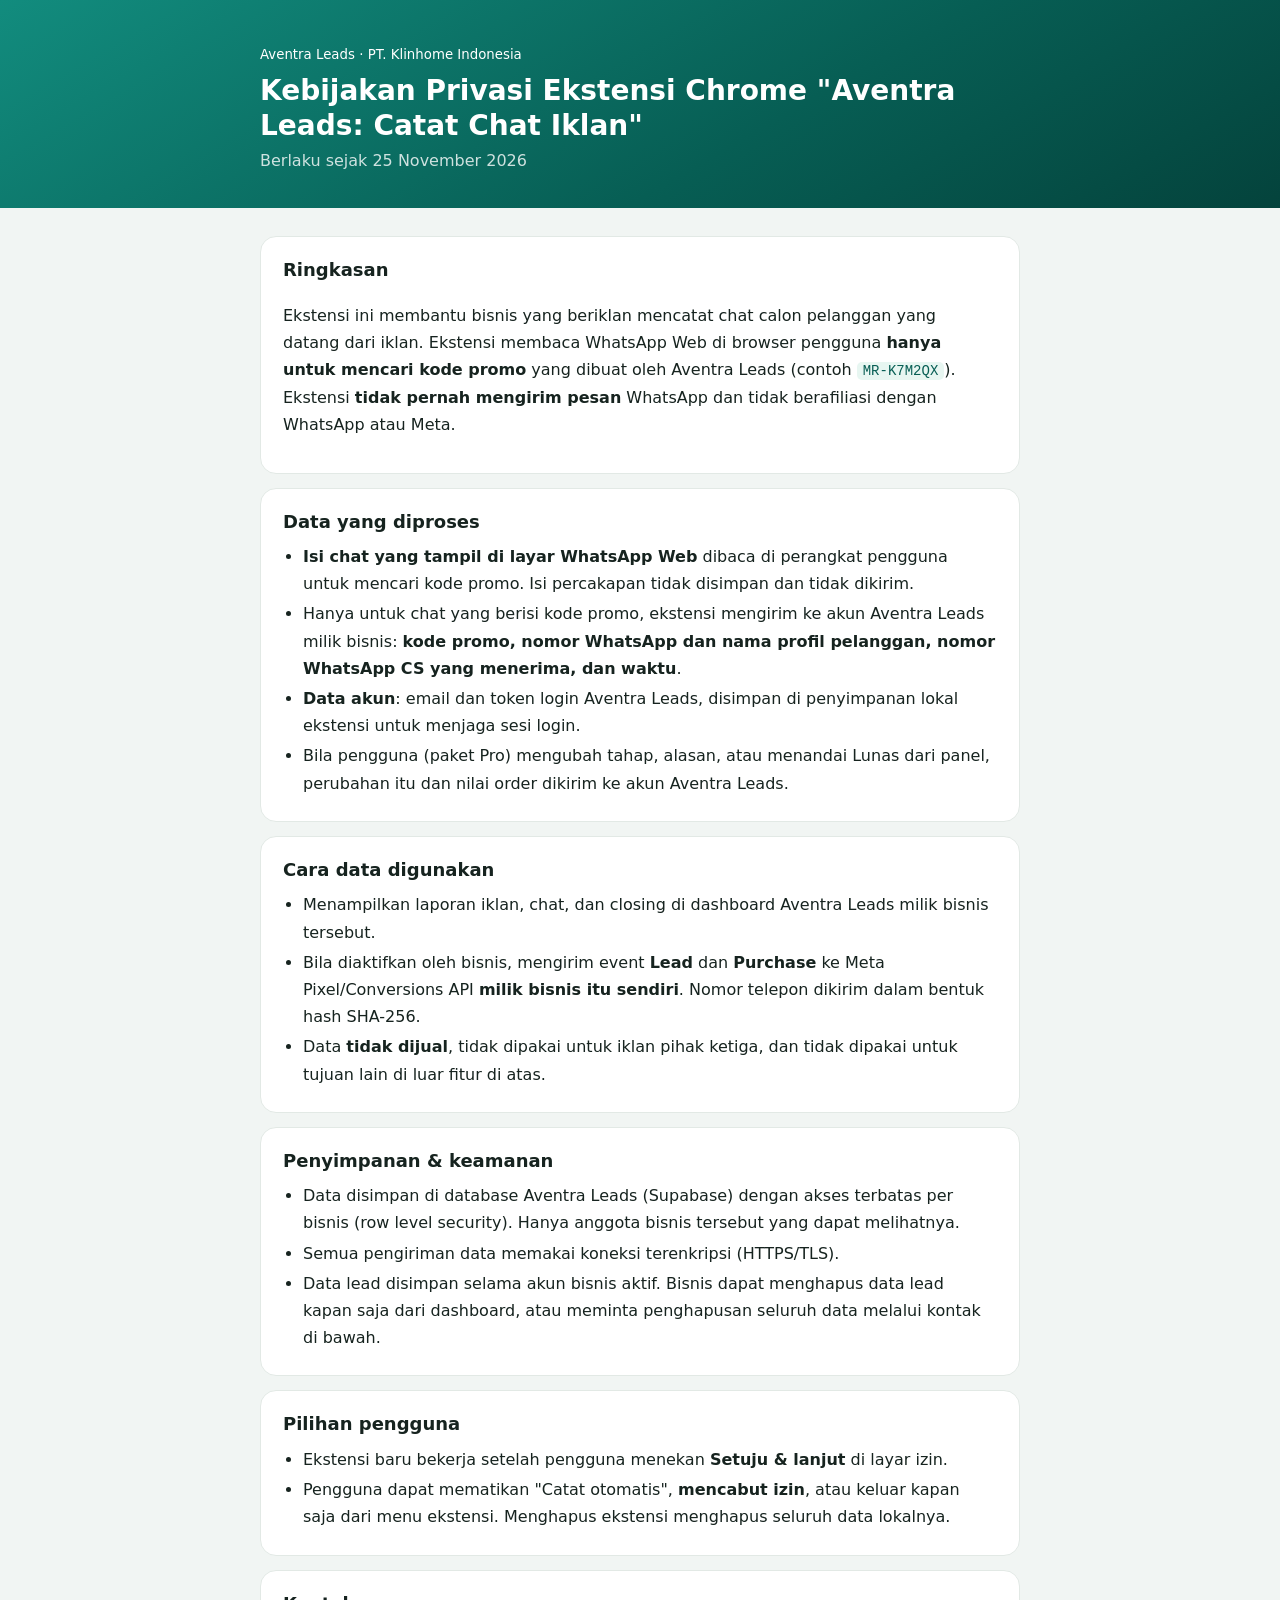
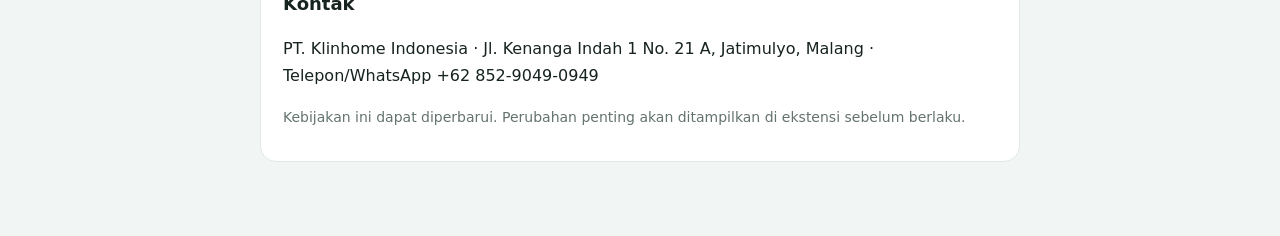
<file: ld/privasi-ekstensi.html>
<!doctype html>
<html lang="id"><head><meta charset="utf-8"><meta name="viewport" content="width=device-width, initial-scale=1">
<title>Kebijakan Privasi · Ekstensi Aventra Leads</title>
<link rel="icon" href="img/favicon.ico">
<style>
  body { margin: 0; font: 16px/1.7 Inter, system-ui, -apple-system, "Segoe UI", Roboto, sans-serif; color: #16231F; background: #F1F5F3; }
  header { padding: 40px 20px 34px; color: #fff; background: linear-gradient(150deg, #128C7E, #075E54 60%, #04433C); }
  header div, main { max-width: 760px; margin: 0 auto; }
  header h1 { margin: 6px 0 4px; font-size: 28px; line-height: 1.25; } header p { margin: 0; opacity: .8; }
  main { padding: 28px 20px 60px; }
  section { background: #fff; border: 1px solid #E2E9E5; border-radius: 16px; padding: 18px 22px; margin-bottom: 14px; }
  h2 { font-size: 18px; margin: 0 0 6px; } ul { padding-left: 20px; margin: 6px 0; } li { margin: 3px 0; }
  code { background: #E7F6F1; color: #075E54; padding: 1px 6px; border-radius: 5px; font-size: 14px; }
  .muted { color: #64736D; font-size: 14px; }
</style></head>
<body>
<header><div><small>Aventra Leads · PT. Klinhome Indonesia</small><h1>Kebijakan Privasi Ekstensi Chrome "Aventra Leads: Catat Chat Iklan"</h1><p>Berlaku sejak 25 November 2026</p></div></header>
<main>
  <section><h2>Ringkasan</h2>
    <p>Ekstensi ini membantu bisnis yang beriklan mencatat chat calon pelanggan yang datang dari iklan. Ekstensi membaca WhatsApp Web di browser pengguna <b>hanya untuk mencari kode promo</b> yang dibuat oleh Aventra Leads (contoh <code>MR-K7M2QX</code>). Ekstensi <b>tidak pernah mengirim pesan</b> WhatsApp dan tidak berafiliasi dengan WhatsApp atau Meta.</p></section>

  <section><h2>Data yang diproses</h2>
    <ul>
      <li><b>Isi chat yang tampil di layar WhatsApp Web</b> dibaca di perangkat pengguna untuk mencari kode promo. Isi percakapan tidak disimpan dan tidak dikirim.</li>
      <li>Hanya untuk chat yang berisi kode promo, ekstensi mengirim ke akun Aventra Leads milik bisnis: <b>kode promo, nomor WhatsApp dan nama profil pelanggan, nomor WhatsApp CS yang menerima, dan waktu</b>.</li>
      <li><b>Data akun</b>: email dan token login Aventra Leads, disimpan di penyimpanan lokal ekstensi untuk menjaga sesi login.</li>
      <li>Bila pengguna (paket Pro) mengubah tahap, alasan, atau menandai Lunas dari panel, perubahan itu dan nilai order dikirim ke akun Aventra Leads.</li>
    </ul></section>

  <section><h2>Cara data digunakan</h2>
    <ul>
      <li>Menampilkan laporan iklan, chat, dan closing di dashboard Aventra Leads milik bisnis tersebut.</li>
      <li>Bila diaktifkan oleh bisnis, mengirim event <b>Lead</b> dan <b>Purchase</b> ke Meta Pixel/Conversions API <b>milik bisnis itu sendiri</b>. Nomor telepon dikirim dalam bentuk hash SHA-256.</li>
      <li>Data <b>tidak dijual</b>, tidak dipakai untuk iklan pihak ketiga, dan tidak dipakai untuk tujuan lain di luar fitur di atas.</li>
    </ul></section>

  <section><h2>Penyimpanan &amp; keamanan</h2>
    <ul>
      <li>Data disimpan di database Aventra Leads (Supabase) dengan akses terbatas per bisnis (row level security). Hanya anggota bisnis tersebut yang dapat melihatnya.</li>
      <li>Semua pengiriman data memakai koneksi terenkripsi (HTTPS/TLS).</li>
      <li>Data lead disimpan selama akun bisnis aktif. Bisnis dapat menghapus data lead kapan saja dari dashboard, atau meminta penghapusan seluruh data melalui kontak di bawah.</li>
    </ul></section>

  <section><h2>Pilihan pengguna</h2>
    <ul>
      <li>Ekstensi baru bekerja setelah pengguna menekan <b>Setuju &amp; lanjut</b> di layar izin.</li>
      <li>Pengguna dapat mematikan "Catat otomatis", <b>mencabut izin</b>, atau keluar kapan saja dari menu ekstensi. Menghapus ekstensi menghapus seluruh data lokalnya.</li>
    </ul></section>

  <section><h2>Kontak</h2>
    <p>PT. Klinhome Indonesia · Jl. Kenanga Indah 1 No. 21 A, Jatimulyo, Malang · Telepon/WhatsApp +62 852-9049-0949</p>
    <p class="muted">Kebijakan ini dapat diperbarui. Perubahan penting akan ditampilkan di ekstensi sebelum berlaku.</p></section>
</main>
</body></html>
</file>
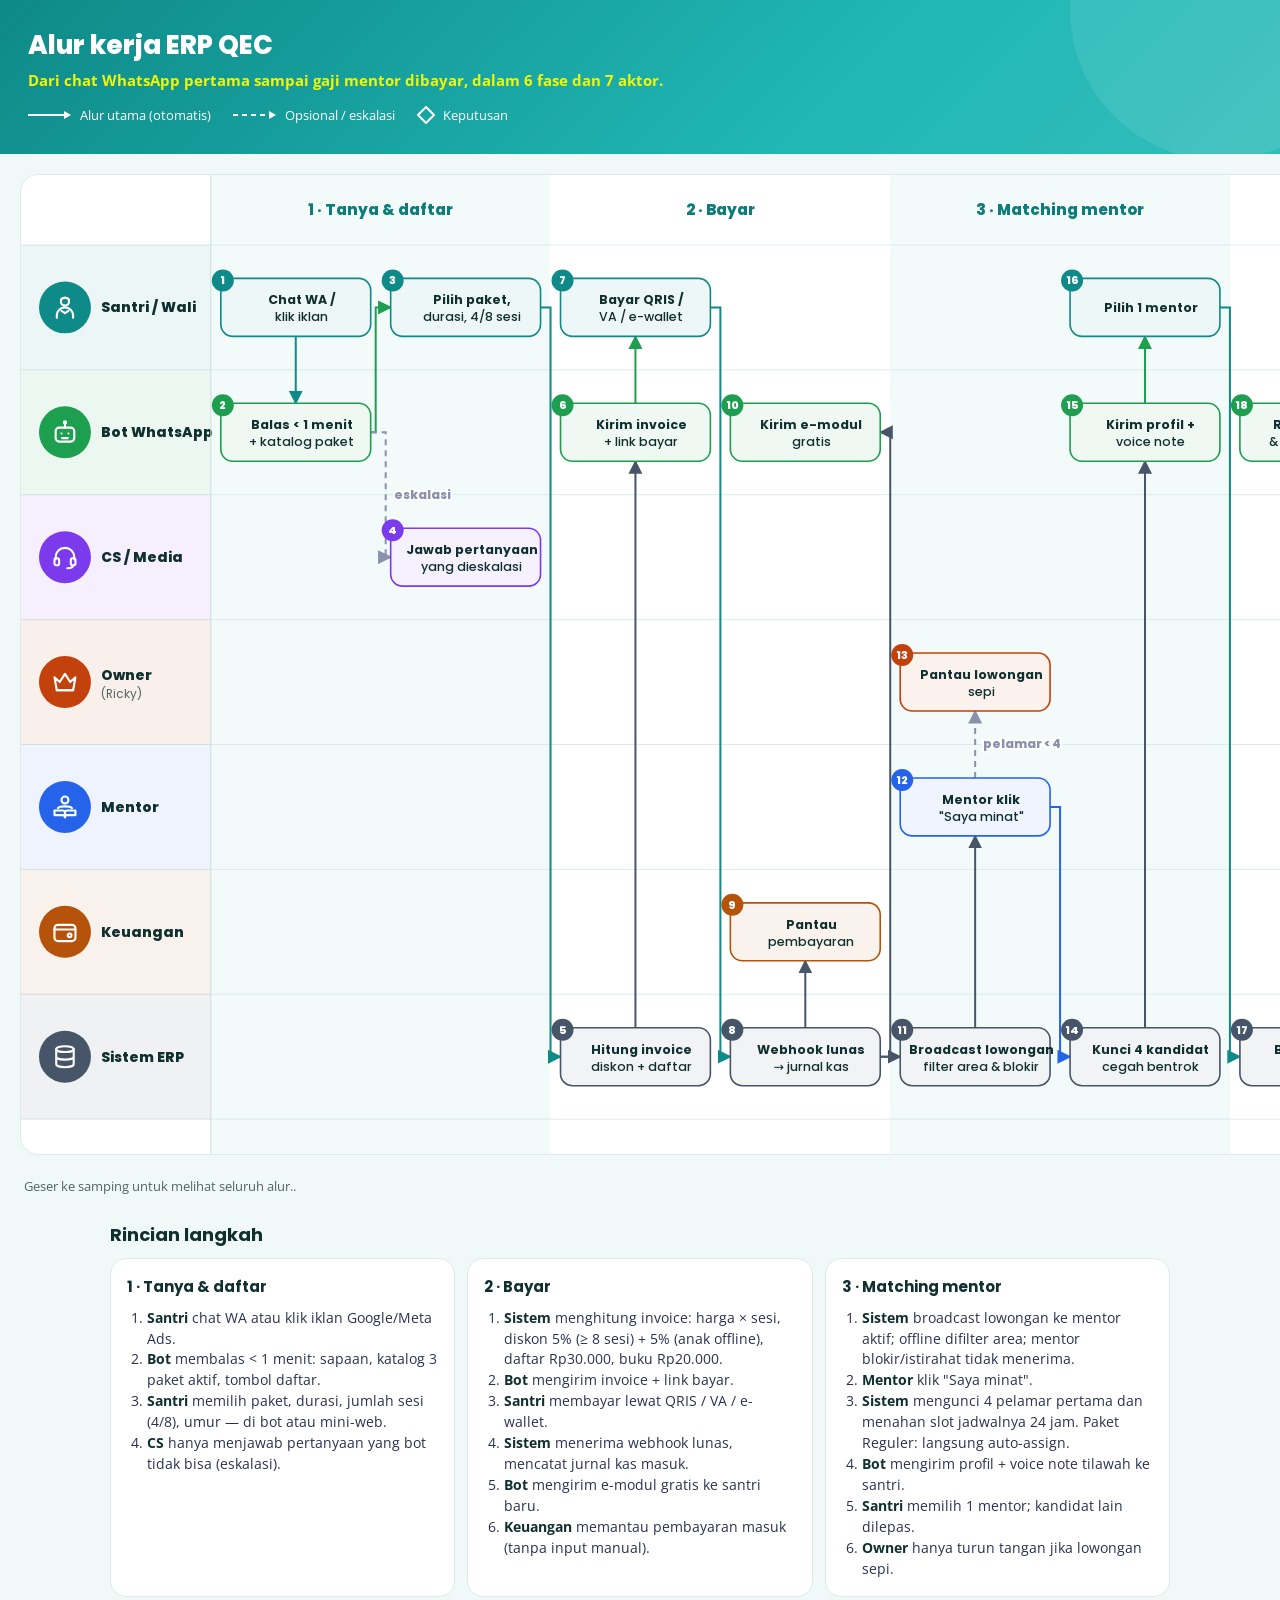
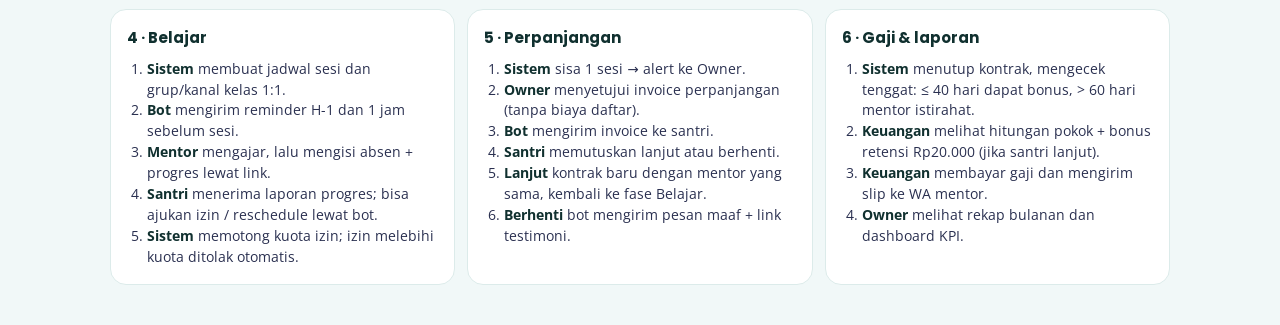
<file: qec/Alur Kerja ERP QEC — dari chat pertama sampai gaji mentor.html>
<!doctype html>
<html lang="id">
<head>
<meta charset="utf-8">
<meta name="viewport" content="width=device-width, initial-scale=1">
<title>Alur Kerja ERP QEC — dari chat pertama sampai gaji mentor</title>
<link href="https://fonts.googleapis.com/css2?family=Poppins:wght@500;600;700;800&family=Open+Sans:wght@400;600;700&display=swap" rel="stylesheet">
<style>
:root{--pri:#0E7C7A;--ink:#10302F;--mut:#4F6766;--line:#DCEBEA;--bg:#F1F8F8}
*{box-sizing:border-box}
body{margin:0;background:var(--bg);color:var(--ink);font-family:'Open Sans',system-ui,sans-serif}
h1,h2,h3,svg text{font-family:'Poppins','Open Sans',system-ui,sans-serif}
header{position:relative;overflow:hidden;color:#fff;background:linear-gradient(135deg,#0E8A88,#20B7B5 65%,#32BDBB);padding:26px 28px 30px}
header::before{content:"";position:absolute;width:300px;height:300px;border-radius:50%;background:rgba(255,255,255,.09);right:-90px;top:-140px}
header h1{margin:0;font-size:26px;font-weight:800;position:relative}
header p{margin:6px 0 0;font-size:14.5px;font-weight:700;color:#F1F804;position:relative}
.legend{display:flex;flex-wrap:wrap;gap:10px 22px;margin-top:16px;font-size:13px;position:relative}
.legend span{display:flex;align-items:center;gap:8px}
.wrap{overflow-x:auto;padding:20px 20px 10px}
.wrap svg{display:block;min-width:2240px;width:2240px;height:auto;background:#fff;border:1px solid var(--line);border-radius:18px}
.hint{font-size:12.5px;color:var(--mut);padding:0 24px}
section{max-width:1100px;margin:10px auto 40px;padding:0 20px}
h2{font-size:18px;margin:26px 0 10px}
.steps{display:grid;grid-template-columns:repeat(auto-fit,minmax(300px,1fr));gap:12px}
.ph{background:#fff;border:1px solid var(--line);border-radius:16px;padding:16px}
.ph h3{margin:0 0 10px;font-size:15px}
.ph ol{margin:0;padding-left:20px;font-size:13.5px;line-height:1.55;color:#2A3050}
.ph li b{color:var(--ink)}
</style>
</head>
<body>
<header>
  <h1>Alur kerja ERP QEC</h1>
  <p>Dari chat WhatsApp pertama sampai gaji mentor dibayar, dalam 6 fase dan 7 aktor.</p>
  <div class="legend">
    <span><svg width="44" height="10" aria-hidden="true"><line x1="0" y1="5" x2="36" y2="5" stroke="#fff" stroke-width="2"/><path d="M36 1l7 4-7 4z" fill="#fff"/></svg>Alur utama (otomatis)</span>
    <span><svg width="44" height="10" aria-hidden="true"><line x1="0" y1="5" x2="36" y2="5" stroke="#fff" stroke-width="2" stroke-dasharray="5 4"/><path d="M36 1l7 4-7 4z" fill="#fff"/></svg>Opsional / eskalasi</span>
    <span><svg width="18" height="18" aria-hidden="true"><path d="M9 1l8 8-8 8-8-8z" fill="none" stroke="#fff" stroke-width="2"/></svg>Keputusan</span>
  </div>
</header>
<div class="wrap"><svg id="dia" viewBox="0 0 2240 980" role="img" aria-label="Diagram swimlane alur kerja ERP QEC"></svg></div>
<p class="hint">Geser ke samping untuk melihat seluruh alur..</p>

<section>
  <h2>Rincian langkah</h2>
  <div class="steps" id="steps"></div>
</section>

<script>
/* ===== aktor (jalur) ===== */
const LANES = [
  {k:'santri', n:'Santri / Wali', c:'#0E8A88', ic:'santri'},
  {k:'bot',    n:'Bot WhatsApp',  c:'#1E9E4F', ic:'bot'},
  {k:'cs',     n:'CS / Media',    c:'#7C3AED', ic:'cs'},
  {k:'owner',  n:'Owner (Ricky)', c:'#C2410C', ic:'owner'},
  {k:'mentor', n:'Mentor',        c:'#2563EB', ic:'mentor'},
  {k:'keu',    n:'Keuangan',      c:'#B45309', ic:'keu'},
  {k:'sys',    n:'Sistem ERP',    c:'#475569', ic:'sys'}
];
const PHASES = ['Tanya & daftar','Bayar','Matching mentor','Belajar','Perpanjangan','Gaji & laporan'];
const ICONS = {
  santri:'<circle cx="12" cy="7" r="3.5"/><path d="M8.5 5.5c1-2 6-2 7 0"/><path d="M5 21v-2a7 7 0 0 1 14 0v2"/><path d="M9 15l3 2 3-2"/>',
  bot:'<rect x="4" y="8" width="16" height="12" rx="3"/><path d="M12 4v4M9 13h.01M15 13h.01M9.5 17h5"/><circle cx="12" cy="3.5" r="1"/>',
  cs:'<path d="M4 14v-2a8 8 0 0 1 16 0v2"/><rect x="3" y="13" width="4" height="6" rx="1.5"/><rect x="17" y="13" width="4" height="6" rx="1.5"/><path d="M19 19c0 1.5-2 2.5-5 2.5"/>',
  owner:'<path d="M3 8l4.5 4L12 5l4.5 7L21 8l-2 11H5z"/><path d="M5 19h14"/>',
  mentor:'<circle cx="12" cy="6" r="3"/><path d="M6 13c1.5-2 10.5-2 12 0"/><path d="M3 15h7a2 2 0 0 1 2 2v4a2 2 0 0 0-2-2H3zM21 15h-7a2 2 0 0 0-2 2v4a2 2 0 0 1 2-2h7z"/>',
  keu:'<rect x="3" y="6" width="18" height="14" rx="3"/><path d="M3 10h18"/><circle cx="16" cy="15" r="1.6"/>',
  sys:'<ellipse cx="12" cy="5.5" rx="7.5" ry="2.5"/><path d="M4.5 5.5v13c0 1.4 3.4 2.5 7.5 2.5s7.5-1.1 7.5-2.5v-13M4.5 12c0 1.4 3.4 2.5 7.5 2.5s7.5-1.1 7.5-2.5"/>'
};

/* ===== geometri ===== */
const LX = 190, COL = 170, BW = 150, BH = 58, TOP = 70, LH = 125;
const cx = k => LX + k*COL + COL/2;
const cy = l => TOP + l*LH + LH/2;

/* ===== langkah: [no, kolom, jalur, teks] ===== */
const S = [
  [1, 0,0,'Chat WA /\nklik iklan'],
  [2, 0,1,'Balas < 1 menit\n+ katalog paket'],
  [3, 1,0,'Pilih paket,\ndurasi, 4/8 sesi'],
  [4, 1,2,'Jawab pertanyaan\nyang dieskalasi'],
  [5, 2,6,'Hitung invoice\ndiskon + daftar'],
  [6, 2,1,'Kirim invoice\n+ link bayar'],
  [7, 2,0,'Bayar QRIS /\nVA / e-wallet'],
  [8, 3,6,'Webhook lunas\n→ jurnal kas'],
  [9, 3,5,'Pantau\npembayaran'],
  [10,3,1,'Kirim e-modul\ngratis'],
  [11,4,6,'Broadcast lowongan\nfilter area & blokir'],
  [12,4,4,'Mentor klik\n"Saya minat"'],
  [13,4,3,'Pantau lowongan\nsepi'],
  [14,5,6,'Kunci 4 kandidat\ncegah bentrok'],
  [15,5,1,'Kirim profil +\nvoice note'],
  [16,5,0,'Pilih 1 mentor'],
  [17,6,6,'Buat jadwal +\ngrup kelas 1:1'],
  [18,6,1,'Reminder H-1\n& 1 jam sebelum'],
  [19,7,4,'Mengajar, lalu isi\nabsen + progres'],
  [20,7,0,'Terima progres\n/ ajukan izin'],
  [21,7,6,'Potong kuota izin\ntolak bila habis'],
  [22,8,6,'Sisa 1 sesi\n→ alert'],
  [23,8,3,'Setujui invoice\nperpanjangan'],
  [24,8,1,'Kirim invoice\ntanpa biaya daftar'],
  [25,8,0,'Lanjut?'],
  [26,9,1,'Maaf + link\ntestimoni'],
  [27,9,6,'Kontrak baru\nmentor sama'],
  [28,10,6,'Tutup kontrak\ncek 40 / 60 hari'],
  [29,10,5,'Hitung pokok\n+ bonus retensi'],
  [30,11,5,'Bayar gaji\n+ kirim slip'],
  [31,11,4,'Terima slip\ngaji'],
  [32,11,3,'Rekap bulanan\n& dashboard KPI']
];
const DEC = 25;
const POS = {}; S.forEach(([n,k,l]) => POS[n] = {k,l,x:cx(k),y:cy(l)});

/* ===== panah: [dari, ke, opsi] ===== */
const A = [
  [1,2],[2,3,{off:-5}],[2,4,{dash:1,label:'eskalasi',f:.5,side:'r',off:5}],[3,5],[5,6],[6,7],[7,8],
  [8,9],[8,10,{route:'right'}],[8,11],[11,12],[12,13,{dash:1,label:'pelamar < 4',side:'r'}],[12,14],
  [14,15],[15,16],[16,17],[17,18],[18,19],[19,20],[19,21,{label:'hadir / izin',side:'r'}],[21,22],
  [22,23],[23,24],[24,25],[25,26,{label:'tidak',off:-5,side:'l',f:.5}],[25,27,{label:'ya',off:5,side:'r',f:.62}],
  [26,28],[27,28],[28,29],[29,30],[30,31],[31,32]
];

/* ===== gambar ===== */
const NS = 'http://www.w3.org/2000/svg';
const dia = document.getElementById('dia');
let out = `<defs>${LANES.map(L=>`<marker id="m-${L.k}" viewBox="0 0 10 10" refX="9" refY="5" markerWidth="7" markerHeight="7" orient="auto-start-reverse"><path d="M0 0L10 5L0 10z" fill="${L.c}"/></marker>`).join('')}
<marker id="m-gray" viewBox="0 0 10 10" refX="9" refY="5" markerWidth="7" markerHeight="7" orient="auto-start-reverse"><path d="M0 0L10 5L0 10z" fill="#8A91AD"/></marker></defs>`;

/* pita fase */
PHASES.forEach((p,i)=>{
  const x = LX + i*2*COL;
  out += `<rect x="${x}" y="0" width="${2*COL}" height="980" fill="${i%2?'#FFFFFF':'#F3FAFA'}"/>`;
  out += `<text x="${x+COL}" y="40" text-anchor="middle" font-size="15" font-weight="800" fill="#0E7C7A">${i+1} · ${p}</text>`;
});
out += `<line x1="0" y1="${TOP}" x2="2240" y2="${TOP}" stroke="#DCEBEA"/>`;

/* jalur + kepala aktor */
LANES.forEach((L,i)=>{
  const y = TOP + i*LH;
  out += `<line x1="0" y1="${y+LH}" x2="2240" y2="${y+LH}" stroke="#DCEBEA"/>`;
  out += `<rect x="0" y="${y}" width="${LX}" height="${LH}" fill="${L.c}" fill-opacity="0.08"/>`;
  out += `<circle cx="44" cy="${y+LH/2}" r="26" fill="${L.c}"/>`;
  out += `<g transform="translate(${44-14} ${y+LH/2-14}) scale(1.1667)" fill="none" stroke="#fff" stroke-width="1.8" stroke-linecap="round" stroke-linejoin="round">${ICONS[L.ic]}</g>`;
  const [a,b] = L.n.split(' (');
  out += `<text x="80" y="${y+LH/2+(b?-2:5)}" font-size="14" font-weight="800" fill="#10302F">${a}</text>`;
  if(b) out += `<text x="80" y="${y+LH/2+16}" font-size="12" fill="#4F6766">(${b}</text>`;
});
out += `<line x1="${LX}" y1="0" x2="${LX}" y2="980" stroke="#C9DFDD"/>`;

/* panah orthogonal di celah antar kolom */
function edge(a,b,o={}){
  const A0 = POS[a], B0 = POS[b], dash = o.dash, off = o.off||0;
  const st = dash ? '#8A91AD' : LANES[A0.l].c, mk = dash ? 'm-gray' : 'm-'+LANES[A0.l].k;
  const hw = n => n===DEC ? 46 : BW/2, hh = n => n===DEC ? 36 : BH/2;
  let d, vx, y1, y2;
  if(o.route==='right'){
    vx = A0.x + COL/2 + off; y1 = A0.y; y2 = B0.y;
    d = `M${A0.x+hw(a)} ${A0.y}H${vx}V${B0.y}H${B0.x+hw(b)}`;
  } else if(A0.k === B0.k){
    const down = B0.y > A0.y; vx = A0.x;
    y1 = A0.y + (down?hh(a):-hh(a)); y2 = B0.y + (down?-hh(b):hh(b));
    d = `M${vx} ${y1}V${y2}`;
  } else if(A0.l === B0.l){
    d = `M${A0.x+hw(a)} ${A0.y}H${B0.x-hw(b)}`;
  } else {
    vx = B0.x - COL/2 + off; y1 = A0.y; y2 = B0.y;
    d = `M${A0.x+hw(a)} ${A0.y}H${vx}V${B0.y}H${B0.x-hw(b)}`;
  }
  let s = `<path d="${d}" fill="none" stroke="${st}" stroke-width="2" ${dash?'stroke-dasharray="6 5"':''} marker-end="url(#${mk})"/>`;
  if(o.label){
    const f = o.f ?? .5, ly = y1 + (y2-y1)*f + 4, right = o.side !== 'l';
    s += `<text x="${vx + (right?8:-8)}" y="${ly}" text-anchor="${right?'start':'end'}" font-size="12" font-weight="800" fill="${st}" paint-order="stroke" stroke="#fff" stroke-width="4">${o.label.replace('<','&lt;')}</text>`;
  }
  return s;
}
A.forEach(([a,b,o]) => out += edge(a,b,o));

/* putaran: kontrak baru → kembali ke belajar */
{
  const a = POS[27], b = POS[17], yb = 960;
  out += `<path d="M${a.x} ${a.y+BH/2}V${yb}H${b.x}V${b.y+BH/2}" fill="none" stroke="#475569" stroke-width="2" stroke-dasharray="2 0" marker-end="url(#m-sys)"/>`;
  out += `<text x="${(a.x+b.x)/2}" y="${yb-8}" text-anchor="middle" font-size="12.5" font-weight="800" fill="#475569" paint-order="stroke" stroke="#fff" stroke-width="4">ulang siklus belajar dengan kontrak baru</text>`;
}

/* kotak langkah */
S.forEach(([n,k,l,t])=>{
  const {x,y} = POS[n], L = LANES[l];
  const lines = t.split('\n');
  if(n===DEC){
    out += `<path d="M${x-46} ${y}L${x} ${y-36}L${x+46} ${y}L${x} ${y+36}Z" fill="#fff" stroke="${L.c}" stroke-width="2.2"/>`;
    out += `<text x="${x}" y="${y+5}" text-anchor="middle" font-size="13.5" font-weight="800" fill="#10302F">${t}</text>`;
  } else {
    out += `<rect x="${x-BW/2}" y="${y-BH/2}" width="${BW}" height="${BH}" rx="12" fill="#fff" stroke="${L.c}" stroke-width="1.6"/>`;
    out += `<rect x="${x-BW/2}" y="${y-BH/2}" width="${BW}" height="${BH}" rx="12" fill="${L.c}" fill-opacity="0.07"/>`;
    lines.forEach((ln,i)=> out += `<text x="${x+6}" y="${y + (lines.length===1?5:-3+i*17)}" text-anchor="middle" font-size="12.5" font-weight="${i===0?700:500}" fill="#10302F">${ln.replace('<','&lt;')}</text>`);
  }
  const bx = n===DEC ? x-40 : x-BW/2+2, by = n===DEC ? y-26 : y-BH/2+2;
  out += `<circle cx="${bx}" cy="${by}" r="11" fill="${L.c}"/><text x="${bx}" y="${by+4}" text-anchor="middle" font-size="11" font-weight="800" fill="#fff">${n}</text>`;
});
dia.innerHTML = out;

/* ===== rincian per fase ===== */
const DET = [
  ['1 · Tanya & daftar', [
    ['Santri','chat WA atau klik iklan Google/Meta Ads.'],
    ['Bot','membalas < 1 menit: sapaan, katalog 3 paket aktif, tombol daftar.'],
    ['Santri','memilih paket, durasi, jumlah sesi (4/8), umur — di bot atau mini-web.'],
    ['CS','hanya menjawab pertanyaan yang bot tidak bisa (eskalasi).']]],
  ['2 · Bayar', [
    ['Sistem','menghitung invoice: harga × sesi, diskon 5% (≥ 8 sesi) + 5% (anak offline), daftar Rp30.000, buku Rp20.000.'],
    ['Bot','mengirim invoice + link bayar.'],
    ['Santri','membayar lewat QRIS / VA / e-wallet.'],
    ['Sistem','menerima webhook lunas, mencatat jurnal kas masuk.'],
    ['Bot','mengirim e-modul gratis ke santri baru.'],
    ['Keuangan','memantau pembayaran masuk (tanpa input manual).']]],
  ['3 · Matching mentor', [
    ['Sistem','broadcast lowongan ke mentor aktif; offline difilter area; mentor blokir/istirahat tidak menerima.'],
    ['Mentor','klik "Saya minat".'],
    ['Sistem','mengunci 4 pelamar pertama dan menahan slot jadwalnya 24 jam. Paket Reguler: langsung auto-assign.'],
    ['Bot','mengirim profil + voice note tilawah ke santri.'],
    ['Santri','memilih 1 mentor; kandidat lain dilepas.'],
    ['Owner','hanya turun tangan jika lowongan sepi.']]],
  ['4 · Belajar', [
    ['Sistem','membuat jadwal sesi dan grup/kanal kelas 1:1.'],
    ['Bot','mengirim reminder H-1 dan 1 jam sebelum sesi.'],
    ['Mentor','mengajar, lalu mengisi absen + progres lewat link.'],
    ['Santri','menerima laporan progres; bisa ajukan izin / reschedule lewat bot.'],
    ['Sistem','memotong kuota izin; izin melebihi kuota ditolak otomatis.']]],
  ['5 · Perpanjangan', [
    ['Sistem','sisa 1 sesi → alert ke Owner.'],
    ['Owner','menyetujui invoice perpanjangan (tanpa biaya daftar).'],
    ['Bot','mengirim invoice ke santri.'],
    ['Santri','memutuskan lanjut atau berhenti.'],
    ['Lanjut','kontrak baru dengan mentor yang sama, kembali ke fase Belajar.'],
    ['Berhenti','bot mengirim pesan maaf + link testimoni.']]],
  ['6 · Gaji & laporan', [
    ['Sistem','menutup kontrak, mengecek tenggat: ≤ 40 hari dapat bonus, > 60 hari mentor istirahat.'],
    ['Keuangan','melihat hitungan pokok + bonus retensi Rp20.000 (jika santri lanjut).'],
    ['Keuangan','membayar gaji dan mengirim slip ke WA mentor.'],
    ['Owner','melihat rekap bulanan dan dashboard KPI.']]]
];
document.getElementById('steps').innerHTML = DET.map(([h,li])=>`<div class="ph"><h3>${h}</h3><ol>${li.map(([who,t])=>`<li><b>${who}</b> ${t}</li>`).join('')}</ol></div>`).join('');
</script>
</body>
</html>
</file>
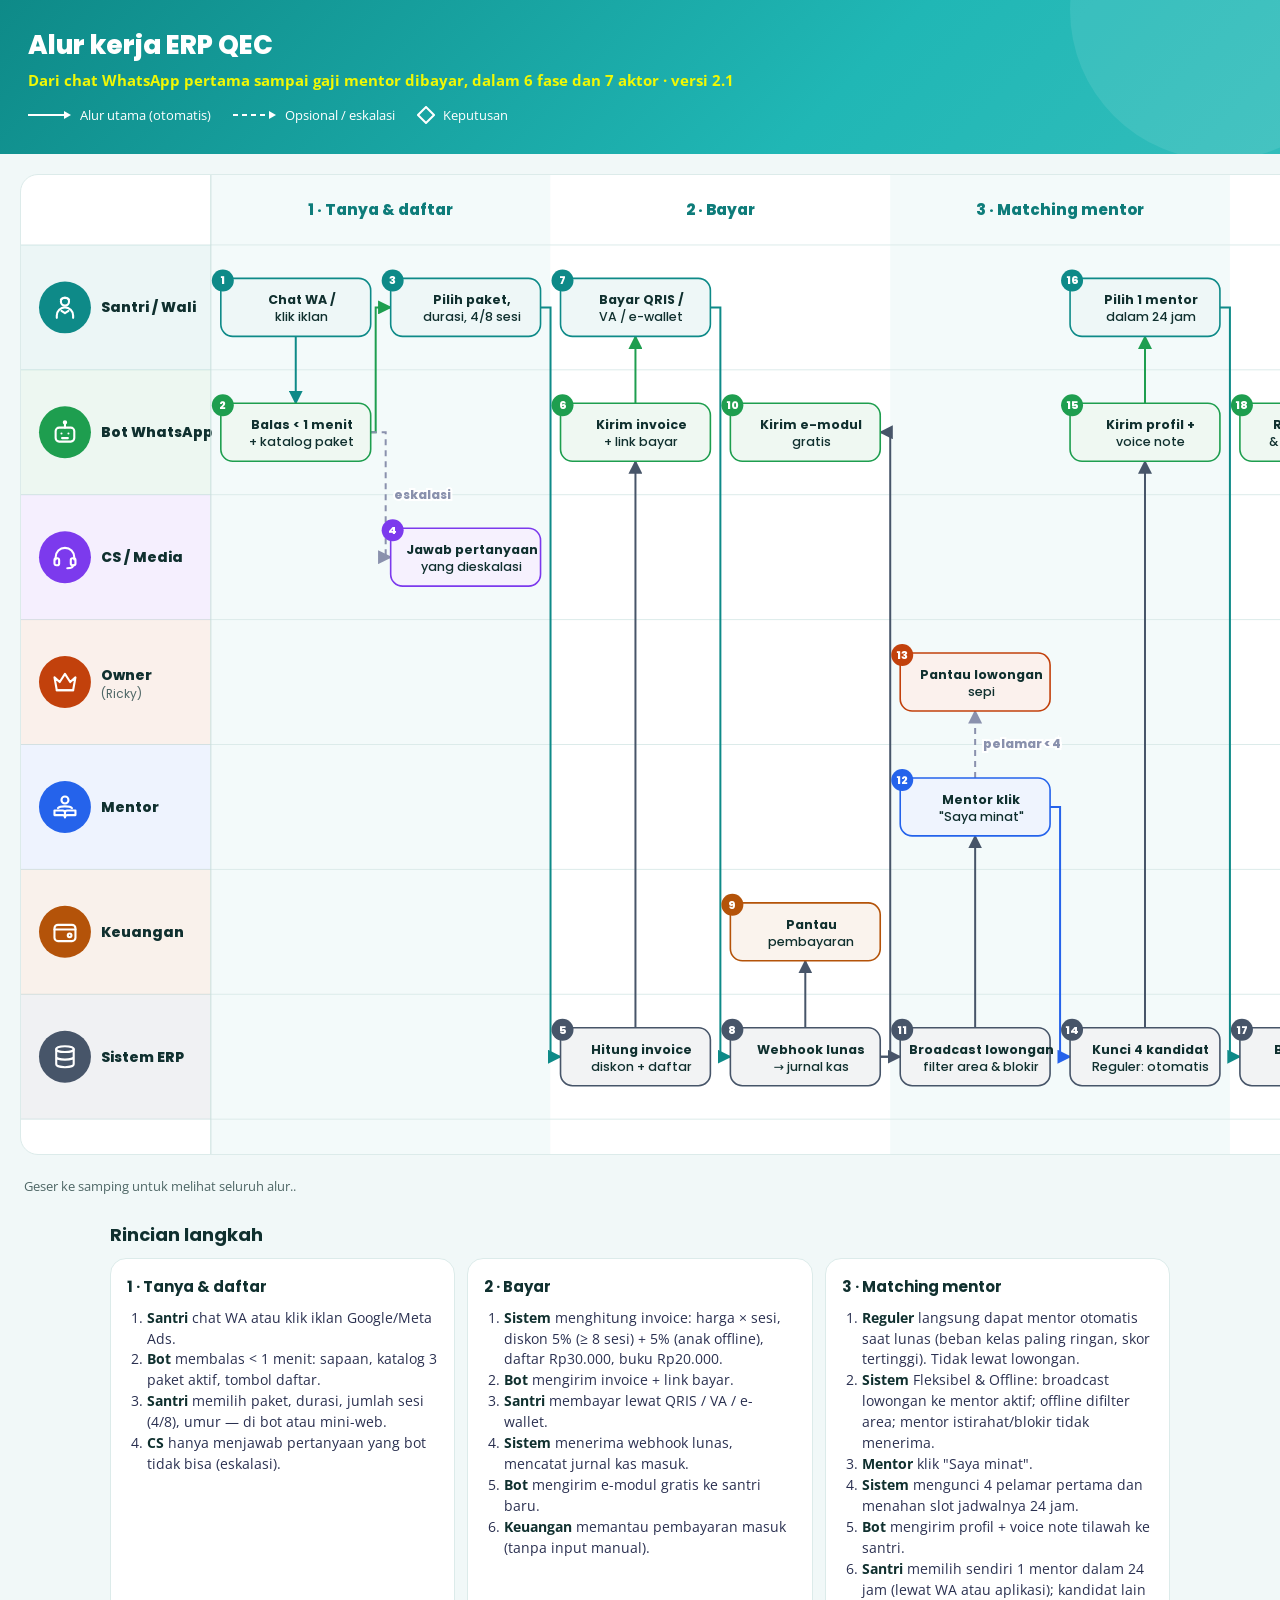
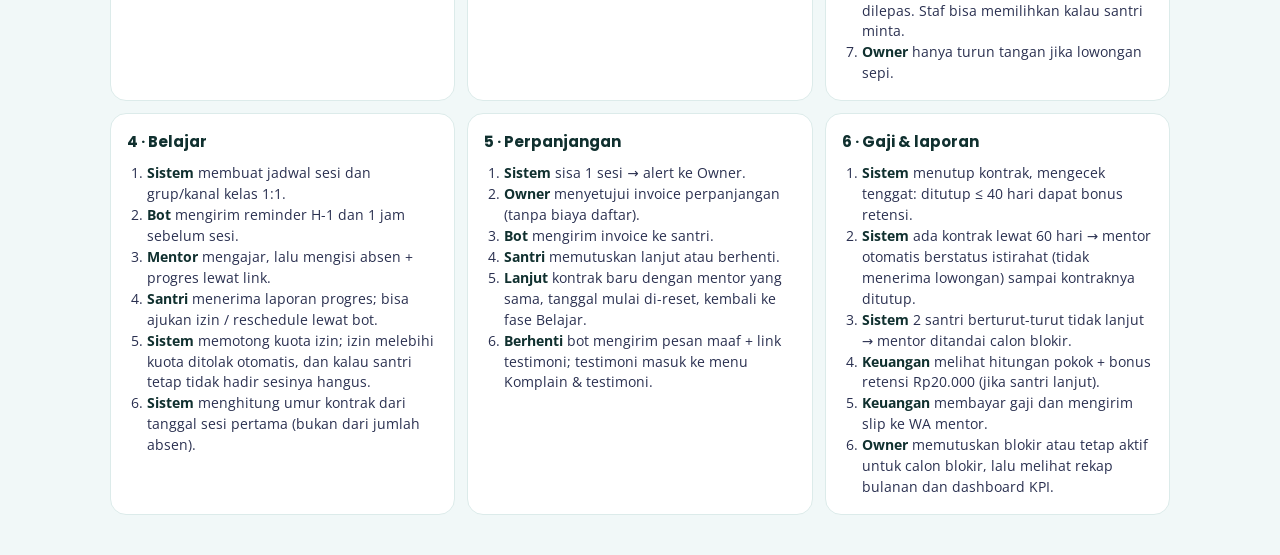
<file: qec/alur.html>
<!doctype html>
<html lang="id">
<head>
<meta charset="utf-8">
<meta name="viewport" content="width=device-width, initial-scale=1">
<title>Alur Kerja ERP QEC — dari chat pertama sampai gaji mentor</title>
<link href="https://fonts.googleapis.com/css2?family=Poppins:wght@500;600;700;800&family=Open+Sans:wght@400;600;700&display=swap" rel="stylesheet">
<style>
:root{--pri:#0E7C7A;--ink:#10302F;--mut:#4F6766;--line:#DCEBEA;--bg:#F1F8F8}
*{box-sizing:border-box}
body{margin:0;background:var(--bg);color:var(--ink);font-family:'Open Sans',system-ui,sans-serif}
h1,h2,h3,svg text{font-family:'Poppins','Open Sans',system-ui,sans-serif}
header{position:relative;overflow:hidden;color:#fff;background:linear-gradient(135deg,#0E8A88,#20B7B5 65%,#32BDBB);padding:26px 28px 30px}
header::before{content:"";position:absolute;width:300px;height:300px;border-radius:50%;background:rgba(255,255,255,.09);right:-90px;top:-140px}
header h1{margin:0;font-size:26px;font-weight:800;position:relative}
header p{margin:6px 0 0;font-size:14.5px;font-weight:700;color:#F1F804;position:relative}
.legend{display:flex;flex-wrap:wrap;gap:10px 22px;margin-top:16px;font-size:13px;position:relative}
.legend span{display:flex;align-items:center;gap:8px}
.wrap{overflow-x:auto;padding:20px 20px 10px}
.wrap svg{display:block;min-width:2240px;width:2240px;height:auto;background:#fff;border:1px solid var(--line);border-radius:18px}
.hint{font-size:12.5px;color:var(--mut);padding:0 24px}
section{max-width:1100px;margin:10px auto 40px;padding:0 20px}
h2{font-size:18px;margin:26px 0 10px}
.steps{display:grid;grid-template-columns:repeat(auto-fit,minmax(300px,1fr));gap:12px}
.ph{background:#fff;border:1px solid var(--line);border-radius:16px;padding:16px}
.ph h3{margin:0 0 10px;font-size:15px}
.ph ol{margin:0;padding-left:20px;font-size:13.5px;line-height:1.55;color:#2A3050}
.ph li b{color:var(--ink)}
</style>
</head>
<body>
<header>
  <h1>Alur kerja ERP QEC</h1>
  <p>Dari chat WhatsApp pertama sampai gaji mentor dibayar, dalam 6 fase dan 7 aktor · versi 2.1</p>
  <div class="legend">
    <span><svg width="44" height="10" aria-hidden="true"><line x1="0" y1="5" x2="36" y2="5" stroke="#fff" stroke-width="2"/><path d="M36 1l7 4-7 4z" fill="#fff"/></svg>Alur utama (otomatis)</span>
    <span><svg width="44" height="10" aria-hidden="true"><line x1="0" y1="5" x2="36" y2="5" stroke="#fff" stroke-width="2" stroke-dasharray="5 4"/><path d="M36 1l7 4-7 4z" fill="#fff"/></svg>Opsional / eskalasi</span>
    <span><svg width="18" height="18" aria-hidden="true"><path d="M9 1l8 8-8 8-8-8z" fill="none" stroke="#fff" stroke-width="2"/></svg>Keputusan</span>
  </div>
</header>
<div class="wrap"><svg id="dia" viewBox="0 0 2240 980" role="img" aria-label="Diagram swimlane alur kerja ERP QEC"></svg></div>
<p class="hint">Geser ke samping untuk melihat seluruh alur..</p>

<section>
  <h2>Rincian langkah</h2>
  <div class="steps" id="steps"></div>
</section>

<script>
/* ===== aktor (jalur) ===== */
const LANES = [
  {k:'santri', n:'Santri / Wali', c:'#0E8A88', ic:'santri'},
  {k:'bot',    n:'Bot WhatsApp',  c:'#1E9E4F', ic:'bot'},
  {k:'cs',     n:'CS / Media',    c:'#7C3AED', ic:'cs'},
  {k:'owner',  n:'Owner (Ricky)', c:'#C2410C', ic:'owner'},
  {k:'mentor', n:'Mentor',        c:'#2563EB', ic:'mentor'},
  {k:'keu',    n:'Keuangan',      c:'#B45309', ic:'keu'},
  {k:'sys',    n:'Sistem ERP',    c:'#475569', ic:'sys'}
];
const PHASES = ['Tanya & daftar','Bayar','Matching mentor','Belajar','Perpanjangan','Gaji & laporan'];
const ICONS = {
  santri:'<circle cx="12" cy="7" r="3.5"/><path d="M8.5 5.5c1-2 6-2 7 0"/><path d="M5 21v-2a7 7 0 0 1 14 0v2"/><path d="M9 15l3 2 3-2"/>',
  bot:'<rect x="4" y="8" width="16" height="12" rx="3"/><path d="M12 4v4M9 13h.01M15 13h.01M9.5 17h5"/><circle cx="12" cy="3.5" r="1"/>',
  cs:'<path d="M4 14v-2a8 8 0 0 1 16 0v2"/><rect x="3" y="13" width="4" height="6" rx="1.5"/><rect x="17" y="13" width="4" height="6" rx="1.5"/><path d="M19 19c0 1.5-2 2.5-5 2.5"/>',
  owner:'<path d="M3 8l4.5 4L12 5l4.5 7L21 8l-2 11H5z"/><path d="M5 19h14"/>',
  mentor:'<circle cx="12" cy="6" r="3"/><path d="M6 13c1.5-2 10.5-2 12 0"/><path d="M3 15h7a2 2 0 0 1 2 2v4a2 2 0 0 0-2-2H3zM21 15h-7a2 2 0 0 0-2 2v4a2 2 0 0 1 2-2h7z"/>',
  keu:'<rect x="3" y="6" width="18" height="14" rx="3"/><path d="M3 10h18"/><circle cx="16" cy="15" r="1.6"/>',
  sys:'<ellipse cx="12" cy="5.5" rx="7.5" ry="2.5"/><path d="M4.5 5.5v13c0 1.4 3.4 2.5 7.5 2.5s7.5-1.1 7.5-2.5v-13M4.5 12c0 1.4 3.4 2.5 7.5 2.5s7.5-1.1 7.5-2.5"/>'
};

/* ===== geometri ===== */
const LX = 190, COL = 170, BW = 150, BH = 58, TOP = 70, LH = 125;
const cx = k => LX + k*COL + COL/2;
const cy = l => TOP + l*LH + LH/2;

/* ===== langkah: [no, kolom, jalur, teks] ===== */
const S = [
  [1, 0,0,'Chat WA /\nklik iklan'],
  [2, 0,1,'Balas < 1 menit\n+ katalog paket'],
  [3, 1,0,'Pilih paket,\ndurasi, 4/8 sesi'],
  [4, 1,2,'Jawab pertanyaan\nyang dieskalasi'],
  [5, 2,6,'Hitung invoice\ndiskon + daftar'],
  [6, 2,1,'Kirim invoice\n+ link bayar'],
  [7, 2,0,'Bayar QRIS /\nVA / e-wallet'],
  [8, 3,6,'Webhook lunas\n→ jurnal kas'],
  [9, 3,5,'Pantau\npembayaran'],
  [10,3,1,'Kirim e-modul\ngratis'],
  [11,4,6,'Broadcast lowongan\nfilter area & blokir'],
  [12,4,4,'Mentor klik\n"Saya minat"'],
  [13,4,3,'Pantau lowongan\nsepi'],
  [14,5,6,'Kunci 4 kandidat\nReguler: otomatis'],
  [15,5,1,'Kirim profil +\nvoice note'],
  [16,5,0,'Pilih 1 mentor\ndalam 24 jam'],
  [17,6,6,'Buat jadwal +\ngrup kelas 1:1'],
  [18,6,1,'Reminder H-1\n& 1 jam sebelum'],
  [19,7,4,'Mengajar, lalu isi\nabsen + progres'],
  [20,7,0,'Terima progres\n/ ajukan izin'],
  [21,7,6,'Potong kuota izin\ntolak bila habis'],
  [22,8,6,'Sisa 1 sesi\n→ alert'],
  [23,8,3,'Setujui invoice\nperpanjangan'],
  [24,8,1,'Kirim invoice\ntanpa biaya daftar'],
  [25,8,0,'Lanjut?'],
  [26,9,1,'Maaf + link\ntestimoni'],
  [27,9,6,'Kontrak baru\nmentor sama'],
  [28,10,6,'Tutup kontrak\nbonus 40 · sanksi 60'],
  [29,10,5,'Hitung pokok\n+ bonus retensi'],
  [30,11,5,'Bayar gaji\n+ kirim slip'],
  [31,11,4,'Terima slip\ngaji'],
  [32,11,3,'Rekap KPI &\nputuskan blokir']
];
const DEC = 25;
const POS = {}; S.forEach(([n,k,l]) => POS[n] = {k,l,x:cx(k),y:cy(l)});

/* ===== panah: [dari, ke, opsi] ===== */
const A = [
  [1,2],[2,3,{off:-5}],[2,4,{dash:1,label:'eskalasi',f:.5,side:'r',off:5}],[3,5],[5,6],[6,7],[7,8],
  [8,9],[8,10,{route:'right'}],[8,11],[11,12],[12,13,{dash:1,label:'pelamar < 4',side:'r'}],[12,14],
  [14,15],[15,16],[16,17],[17,18],[18,19],[19,20],[19,21,{label:'hadir / izin',side:'r'}],[21,22],
  [22,23],[23,24],[24,25],[25,26,{label:'tidak',off:-5,side:'l',f:.5}],[25,27,{label:'ya',off:5,side:'r',f:.62}],
  [26,28],[27,28],[28,29],[29,30],[30,31],[31,32]
];

/* ===== gambar ===== */
const NS = 'http://www.w3.org/2000/svg';
const dia = document.getElementById('dia');
let out = `<defs>${LANES.map(L=>`<marker id="m-${L.k}" viewBox="0 0 10 10" refX="9" refY="5" markerWidth="7" markerHeight="7" orient="auto-start-reverse"><path d="M0 0L10 5L0 10z" fill="${L.c}"/></marker>`).join('')}
<marker id="m-gray" viewBox="0 0 10 10" refX="9" refY="5" markerWidth="7" markerHeight="7" orient="auto-start-reverse"><path d="M0 0L10 5L0 10z" fill="#8A91AD"/></marker></defs>`;

/* pita fase */
PHASES.forEach((p,i)=>{
  const x = LX + i*2*COL;
  out += `<rect x="${x}" y="0" width="${2*COL}" height="980" fill="${i%2?'#FFFFFF':'#F3FAFA'}"/>`;
  out += `<text x="${x+COL}" y="40" text-anchor="middle" font-size="15" font-weight="800" fill="#0E7C7A">${i+1} · ${p}</text>`;
});
out += `<line x1="0" y1="${TOP}" x2="2240" y2="${TOP}" stroke="#DCEBEA"/>`;

/* jalur + kepala aktor */
LANES.forEach((L,i)=>{
  const y = TOP + i*LH;
  out += `<line x1="0" y1="${y+LH}" x2="2240" y2="${y+LH}" stroke="#DCEBEA"/>`;
  out += `<rect x="0" y="${y}" width="${LX}" height="${LH}" fill="${L.c}" fill-opacity="0.08"/>`;
  out += `<circle cx="44" cy="${y+LH/2}" r="26" fill="${L.c}"/>`;
  out += `<g transform="translate(${44-14} ${y+LH/2-14}) scale(1.1667)" fill="none" stroke="#fff" stroke-width="1.8" stroke-linecap="round" stroke-linejoin="round">${ICONS[L.ic]}</g>`;
  const [a,b] = L.n.split(' (');
  out += `<text x="80" y="${y+LH/2+(b?-2:5)}" font-size="14" font-weight="800" fill="#10302F">${a}</text>`;
  if(b) out += `<text x="80" y="${y+LH/2+16}" font-size="12" fill="#4F6766">(${b}</text>`;
});
out += `<line x1="${LX}" y1="0" x2="${LX}" y2="980" stroke="#C9DFDD"/>`;

/* panah orthogonal di celah antar kolom */
function edge(a,b,o={}){
  const A0 = POS[a], B0 = POS[b], dash = o.dash, off = o.off||0;
  const st = dash ? '#8A91AD' : LANES[A0.l].c, mk = dash ? 'm-gray' : 'm-'+LANES[A0.l].k;
  const hw = n => n===DEC ? 46 : BW/2, hh = n => n===DEC ? 36 : BH/2;
  let d, vx, y1, y2;
  if(o.route==='right'){
    vx = A0.x + COL/2 + off; y1 = A0.y; y2 = B0.y;
    d = `M${A0.x+hw(a)} ${A0.y}H${vx}V${B0.y}H${B0.x+hw(b)}`;
  } else if(A0.k === B0.k){
    const down = B0.y > A0.y; vx = A0.x;
    y1 = A0.y + (down?hh(a):-hh(a)); y2 = B0.y + (down?-hh(b):hh(b));
    d = `M${vx} ${y1}V${y2}`;
  } else if(A0.l === B0.l){
    d = `M${A0.x+hw(a)} ${A0.y}H${B0.x-hw(b)}`;
  } else {
    vx = B0.x - COL/2 + off; y1 = A0.y; y2 = B0.y;
    d = `M${A0.x+hw(a)} ${A0.y}H${vx}V${B0.y}H${B0.x-hw(b)}`;
  }
  let s = `<path d="${d}" fill="none" stroke="${st}" stroke-width="2" ${dash?'stroke-dasharray="6 5"':''} marker-end="url(#${mk})"/>`;
  if(o.label){
    const f = o.f ?? .5, ly = y1 + (y2-y1)*f + 4, right = o.side !== 'l';
    s += `<text x="${vx + (right?8:-8)}" y="${ly}" text-anchor="${right?'start':'end'}" font-size="12" font-weight="800" fill="${st}" paint-order="stroke" stroke="#fff" stroke-width="4">${o.label.replace('<','&lt;')}</text>`;
  }
  return s;
}
A.forEach(([a,b,o]) => out += edge(a,b,o));

/* putaran: kontrak baru → kembali ke belajar */
{
  const a = POS[27], b = POS[17], yb = 960;
  out += `<path d="M${a.x} ${a.y+BH/2}V${yb}H${b.x}V${b.y+BH/2}" fill="none" stroke="#475569" stroke-width="2" stroke-dasharray="2 0" marker-end="url(#m-sys)"/>`;
  out += `<text x="${(a.x+b.x)/2}" y="${yb-8}" text-anchor="middle" font-size="12.5" font-weight="800" fill="#475569" paint-order="stroke" stroke="#fff" stroke-width="4">ulang siklus belajar dengan kontrak baru</text>`;
}

/* kotak langkah */
S.forEach(([n,k,l,t])=>{
  const {x,y} = POS[n], L = LANES[l];
  const lines = t.split('\n');
  if(n===DEC){
    out += `<path d="M${x-46} ${y}L${x} ${y-36}L${x+46} ${y}L${x} ${y+36}Z" fill="#fff" stroke="${L.c}" stroke-width="2.2"/>`;
    out += `<text x="${x}" y="${y+5}" text-anchor="middle" font-size="13.5" font-weight="800" fill="#10302F">${t}</text>`;
  } else {
    out += `<rect x="${x-BW/2}" y="${y-BH/2}" width="${BW}" height="${BH}" rx="12" fill="#fff" stroke="${L.c}" stroke-width="1.6"/>`;
    out += `<rect x="${x-BW/2}" y="${y-BH/2}" width="${BW}" height="${BH}" rx="12" fill="${L.c}" fill-opacity="0.07"/>`;
    lines.forEach((ln,i)=> out += `<text x="${x+6}" y="${y + (lines.length===1?5:-3+i*17)}" text-anchor="middle" font-size="12.5" font-weight="${i===0?700:500}" fill="#10302F">${ln.replace('<','&lt;')}</text>`);
  }
  const bx = n===DEC ? x-40 : x-BW/2+2, by = n===DEC ? y-26 : y-BH/2+2;
  out += `<circle cx="${bx}" cy="${by}" r="11" fill="${L.c}"/><text x="${bx}" y="${by+4}" text-anchor="middle" font-size="11" font-weight="800" fill="#fff">${n}</text>`;
});
dia.innerHTML = out;

/* ===== rincian per fase ===== */
const DET = [
  ['1 · Tanya & daftar', [
    ['Santri','chat WA atau klik iklan Google/Meta Ads.'],
    ['Bot','membalas < 1 menit: sapaan, katalog 3 paket aktif, tombol daftar.'],
    ['Santri','memilih paket, durasi, jumlah sesi (4/8), umur — di bot atau mini-web.'],
    ['CS','hanya menjawab pertanyaan yang bot tidak bisa (eskalasi).']]],
  ['2 · Bayar', [
    ['Sistem','menghitung invoice: harga × sesi, diskon 5% (≥ 8 sesi) + 5% (anak offline), daftar Rp30.000, buku Rp20.000.'],
    ['Bot','mengirim invoice + link bayar.'],
    ['Santri','membayar lewat QRIS / VA / e-wallet.'],
    ['Sistem','menerima webhook lunas, mencatat jurnal kas masuk.'],
    ['Bot','mengirim e-modul gratis ke santri baru.'],
    ['Keuangan','memantau pembayaran masuk (tanpa input manual).']]],
  ['3 · Matching mentor', [
    ['Reguler','langsung dapat mentor otomatis saat lunas (beban kelas paling ringan, skor tertinggi). Tidak lewat lowongan.'],
    ['Sistem','Fleksibel & Offline: broadcast lowongan ke mentor aktif; offline difilter area; mentor istirahat/blokir tidak menerima.'],
    ['Mentor','klik "Saya minat".'],
    ['Sistem','mengunci 4 pelamar pertama dan menahan slot jadwalnya 24 jam.'],
    ['Bot','mengirim profil + voice note tilawah ke santri.'],
    ['Santri','memilih sendiri 1 mentor dalam 24 jam (lewat WA atau aplikasi); kandidat lain dilepas. Staf bisa memilihkan kalau santri minta.'],
    ['Owner','hanya turun tangan jika lowongan sepi.']]],
  ['4 · Belajar', [
    ['Sistem','membuat jadwal sesi dan grup/kanal kelas 1:1.'],
    ['Bot','mengirim reminder H-1 dan 1 jam sebelum sesi.'],
    ['Mentor','mengajar, lalu mengisi absen + progres lewat link.'],
    ['Santri','menerima laporan progres; bisa ajukan izin / reschedule lewat bot.'],
    ['Sistem','memotong kuota izin; izin melebihi kuota ditolak otomatis, dan kalau santri tetap tidak hadir sesinya hangus.'],
    ['Sistem','menghitung umur kontrak dari tanggal sesi pertama (bukan dari jumlah absen).']]],
  ['5 · Perpanjangan', [
    ['Sistem','sisa 1 sesi → alert ke Owner.'],
    ['Owner','menyetujui invoice perpanjangan (tanpa biaya daftar).'],
    ['Bot','mengirim invoice ke santri.'],
    ['Santri','memutuskan lanjut atau berhenti.'],
    ['Lanjut','kontrak baru dengan mentor yang sama, tanggal mulai di-reset, kembali ke fase Belajar.'],
    ['Berhenti','bot mengirim pesan maaf + link testimoni; testimoni masuk ke menu Komplain & testimoni.']]],
  ['6 · Gaji & laporan', [
    ['Sistem','menutup kontrak, mengecek tenggat: ditutup ≤ 40 hari dapat bonus retensi.'],
    ['Sistem','ada kontrak lewat 60 hari → mentor otomatis berstatus istirahat (tidak menerima lowongan) sampai kontraknya ditutup.'],
    ['Sistem','2 santri berturut-turut tidak lanjut → mentor ditandai calon blokir.'],
    ['Keuangan','melihat hitungan pokok + bonus retensi Rp20.000 (jika santri lanjut).'],
    ['Keuangan','membayar gaji dan mengirim slip ke WA mentor.'],
    ['Owner','memutuskan blokir atau tetap aktif untuk calon blokir, lalu melihat rekap bulanan dan dashboard KPI.']]]
];
document.getElementById('steps').innerHTML = DET.map(([h,li])=>`<div class="ph"><h3>${h}</h3><ol>${li.map(([who,t])=>`<li><b>${who}</b> ${t}</li>`).join('')}</ol></div>`).join('');
</script>
</body>
</html>
</file>
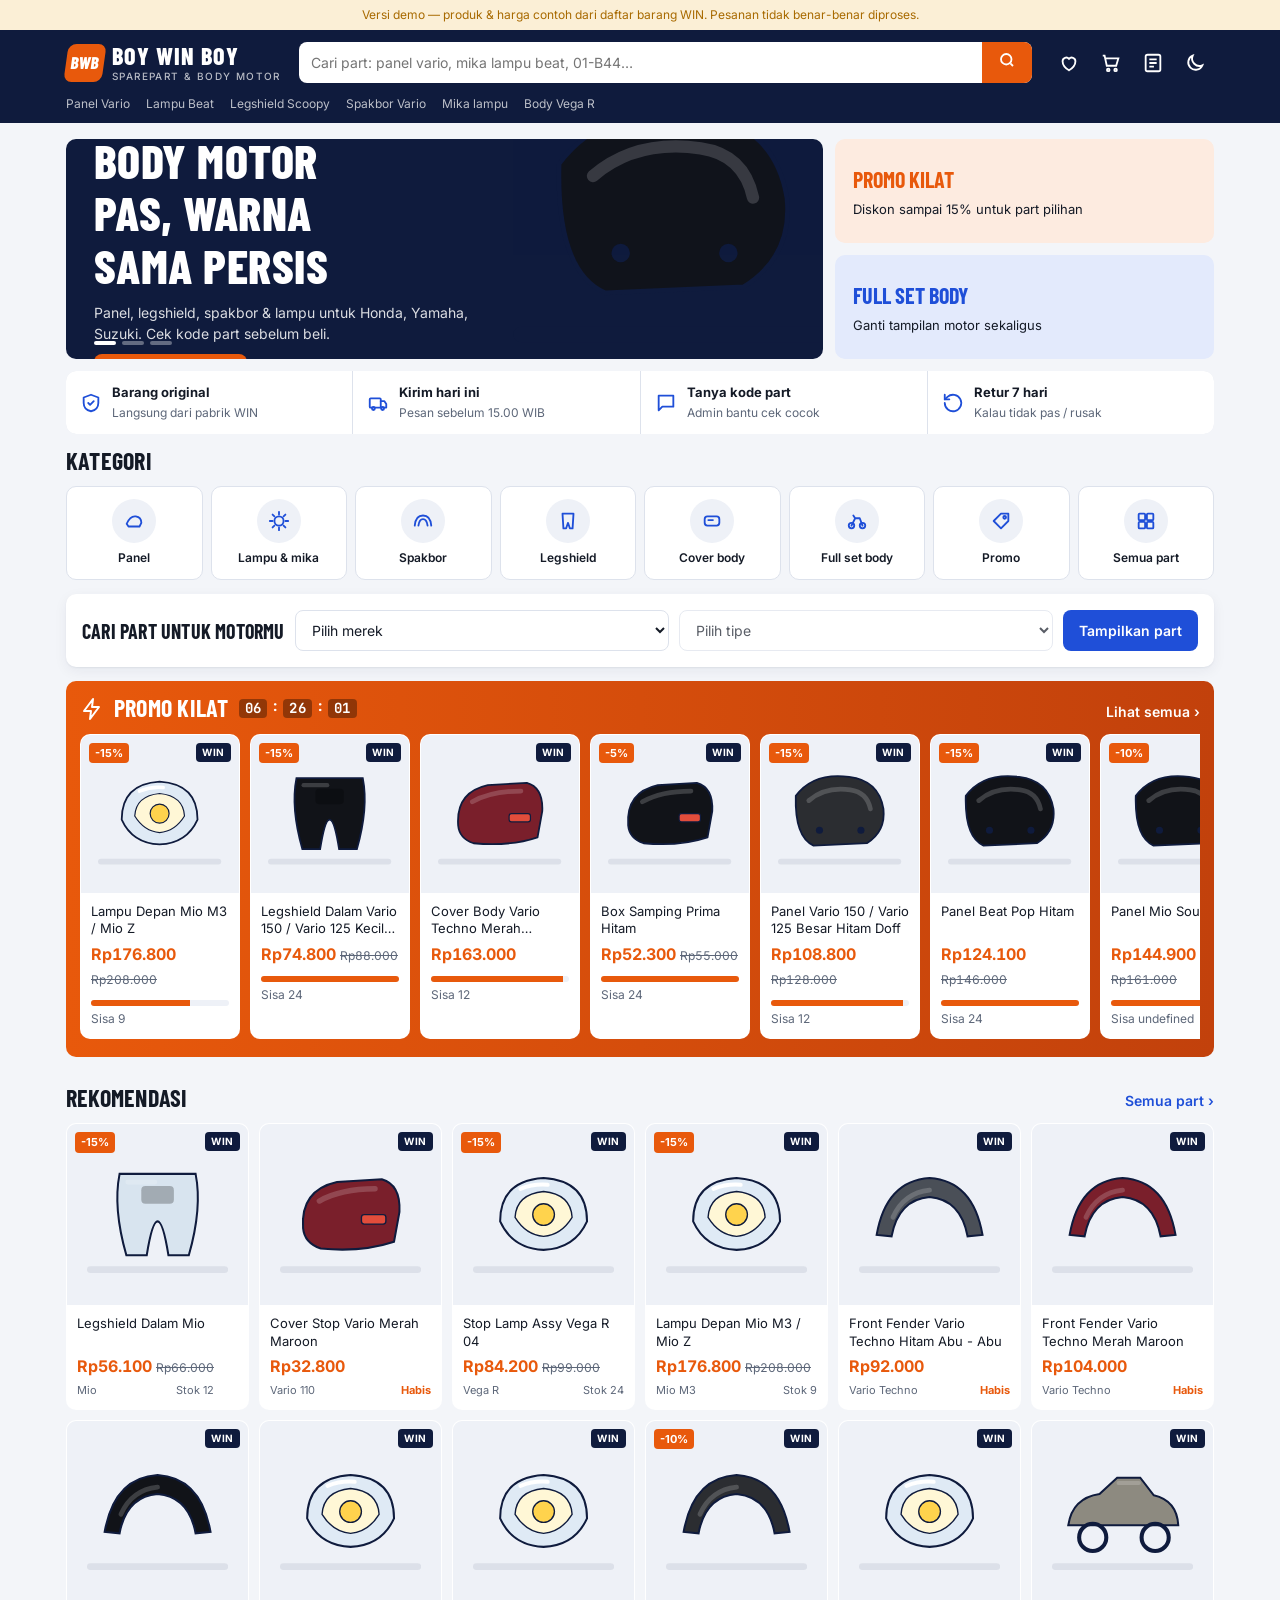
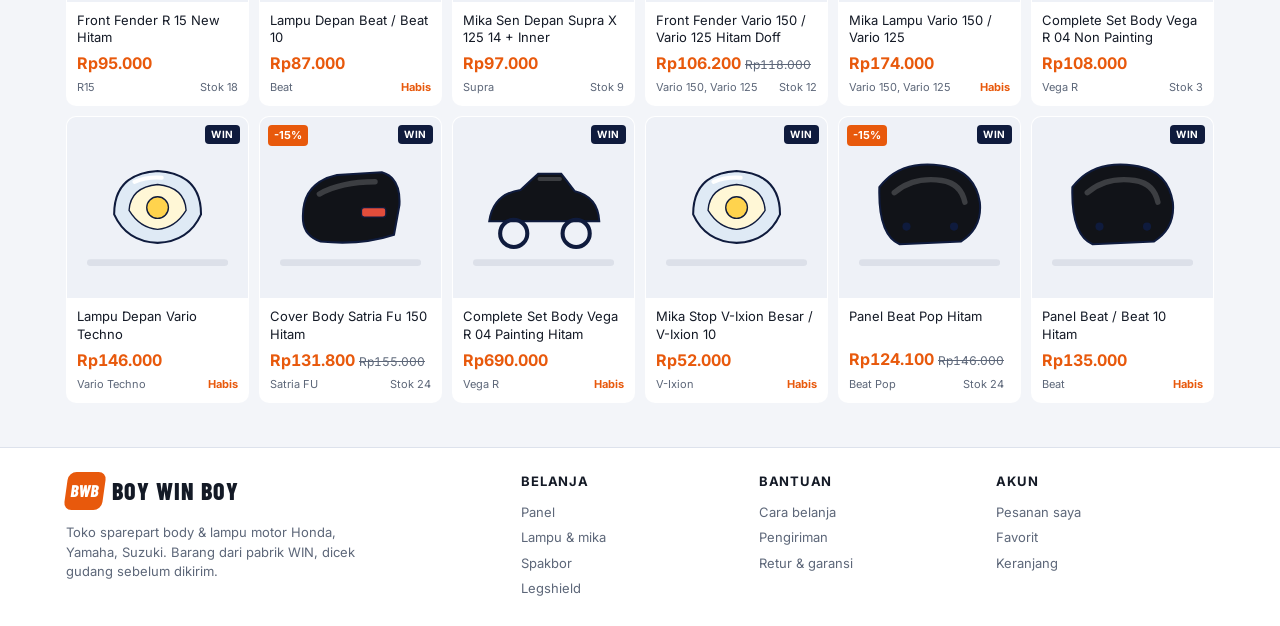
<file: sp/BOY WIN BOY.html>
<!doctype html><html><head><meta charset=utf8><meta name=viewport content="width=device-width,initial-scale=1,viewport-fit=cover"><style>:root{color-scheme:light;box-sizing:border-box;padding-top:env(safe-area-inset-top,0px);padding-bottom:env(safe-area-inset-bottom,0px)}html{scroll-padding-top:env(safe-area-inset-top,0px)}body{margin:0;padding:0;font:14px -apple-system,BlinkMacSystemFont,sans-serif;background:#fff;color:#000}img{max-width:100%}[hidden]:not([hidden=until-found i]){display:none!important}</style></head><body>
<title>BOY WIN BOY</title>
<meta name="claude:viewport-fit-sides" content="cover">
<link rel="preconnect" href="https://fonts.googleapis.com">
<link rel="stylesheet" href="https://fonts.googleapis.com/css2?family=Barlow+Condensed:wght@600;700;800&family=Inter:wght@400;500;600;700&family=JetBrains+Mono:wght@500&display=swap">
<style>
/* Layout: toko marketplace — header biru tua lengket + pencarian, beranda (banner, kategori, cari per motor, promo kilat, grid produk), halaman produk, keranjang, checkout, pesanan. Mobile: bottom nav. */
:root {
  --bg: #f3f5f9; --surface: #ffffff; --surface-2: #eef1f7; --line: #dde2ec;
  --fg: #141a26; --muted: #5d6779; --ink: #0f1b3d; --ink-fg: #ffffff;
  --accent: #1f4fd8; --accent-soft: #e3eafc; --hot: #e8590c; --hot-soft: #fdebe0;
  --ok: #138a4b; --ok-soft: #dcf3e6; --warn: #a86a00; --warn-soft: #fbefd6;
  --display: "Barlow Condensed", "Arial Narrow", system-ui, sans-serif;
  --body: "Inter", system-ui, -apple-system, "Segoe UI", sans-serif;
  --mono: "JetBrains Mono", ui-monospace, Menlo, monospace;
  --r: 10px; --shadow: 0 1px 2px rgba(15, 27, 61, .06), 0 4px 14px rgba(15, 27, 61, .06);
}
@media (prefers-color-scheme: dark) { :root:not([data-theme="light"]) {
  --bg: #0d111a; --surface: #151b28; --surface-2: #1c2434; --line: #283246;
  --fg: #e8ecf4; --muted: #95a0b5; --ink: #0a1230; --ink-fg: #ffffff;
  --accent: #6f95ff; --accent-soft: #1c2a52; --hot: #ff8a45; --hot-soft: #3a2316;
  --ok: #4cc888; --ok-soft: #133426; --warn: #e5b248; --warn-soft: #3a2d12; color-scheme: dark; } }
:root[data-theme="dark"] {
  --bg: #0d111a; --surface: #151b28; --surface-2: #1c2434; --line: #283246;
  --fg: #e8ecf4; --muted: #95a0b5; --ink: #0a1230; --ink-fg: #ffffff;
  --accent: #6f95ff; --accent-soft: #1c2a52; --hot: #ff8a45; --hot-soft: #3a2316;
  --ok: #4cc888; --ok-soft: #133426; --warn: #e5b248; --warn-soft: #3a2d12; color-scheme: dark; }

* { box-sizing: border-box; }
body { background: var(--bg); color: var(--fg); font-family: var(--body); font-size: 14px; line-height: 1.5; padding-bottom: calc(64px + env(safe-area-inset-bottom, 0px)); }
body::before { content: ""; position: fixed; inset: 0 0 auto; height: env(safe-area-inset-top, 0px); z-index: 60; background: var(--ink); }
button, input, select, textarea { font: inherit; color: inherit; }
button { cursor: pointer; }
:focus-visible { outline: 2px solid var(--accent); outline-offset: 2px; }
.wrap { max-width: 1180px; margin: 0 auto; padding-left: max(16px, env(safe-area-inset-left, 0px)); padding-right: max(16px, env(safe-area-inset-right, 0px)); }
.mono { font-family: var(--mono); font-size: 12px; letter-spacing: .02em; }
.muted { color: var(--muted); }
.xs { font-size: 12px; }
h1, h2, h3 { font-family: var(--display); letter-spacing: .01em; text-wrap: balance; margin: 0; line-height: 1.1; }
h2 { font-size: 24px; text-transform: uppercase; }
.row { display: flex; gap: 10px; align-items: center; }
.between { justify-content: space-between; }
.wrapf { flex-wrap: wrap; }

/* header */
.top { position: sticky; top: env(safe-area-inset-top, 0px); z-index: 50; background: var(--ink); color: var(--ink-fg); }
.top .bar { display: grid; grid-template-columns: auto 1fr auto; gap: 18px; align-items: center; padding-block: 12px; }
.logo { display: flex; align-items: center; gap: 8px; text-decoration: none; color: inherit; }
.logo-mark { width: 38px; height: 38px; border-radius: 8px; background: var(--hot); display: grid; place-items: center; font-family: var(--display); font-weight: 800; font-size: 17px; color: #fff; transform: skewX(-8deg); }
.logo-txt { font-family: var(--display); font-weight: 800; font-size: 24px; letter-spacing: .04em; line-height: 1; white-space: nowrap; }
.logo-txt small { display: block; font-family: var(--body); font-weight: 500; font-size: 10px; letter-spacing: .14em; opacity: .7; text-transform: uppercase; margin-top: 3px; }
.search { display: flex; background: #fff; border-radius: 8px; overflow: hidden; min-width: 0; }
.search input { flex: 1; min-width: 0; border: 0; padding: 10px 12px; background: transparent; color: #141a26; outline: none; }
.search button { border: 0; background: var(--hot); color: #fff; padding: 0 16px; font-weight: 600; }
.top-ic { display: flex; gap: 4px; }
.ic-btn { position: relative; border: 0; background: transparent; color: inherit; padding: 8px; border-radius: 8px; display: grid; place-items: center; }
.ic-btn:hover { background: rgba(255,255,255,.1); }
.badge { position: absolute; top: 2px; right: 0; min-width: 18px; height: 18px; border-radius: 9px; background: var(--hot); color: #fff; font-size: 11px; font-weight: 700; display: grid; place-items: center; padding: 0 4px; }
.sub { font-size: 12px; opacity: .85; padding-bottom: 10px; display: flex; gap: 16px; overflow-x: auto; white-space: nowrap; scrollbar-width: none; }
.sub button { border: 0; background: none; color: inherit; padding: 0; opacity: .85; }
.sub button:hover { opacity: 1; text-decoration: underline; }
.demo-strip { background: var(--warn-soft); color: var(--warn); font-size: 12px; text-align: center; padding: 6px 16px; }

/* cards */
.card { background: var(--surface); border-radius: var(--r); box-shadow: var(--shadow); }
.sec { padding-block: 14px; }
.sec-head { display: flex; justify-content: space-between; align-items: end; gap: 12px; margin-bottom: 12px; }
.link { border: 0; background: none; color: var(--accent); font-weight: 600; padding: 0; }

/* hero */
.hero { display: grid; grid-template-columns: 2fr 1fr; gap: 12px; padding-top: 16px; }
.slides { position: relative; border-radius: var(--r); overflow: hidden; min-height: 220px; background: var(--ink); color: #fff; }
.slide { position: absolute; inset: 0; padding: 28px; display: flex; flex-direction: column; justify-content: center; gap: 10px; opacity: 0; transition: opacity .5s; }
.slide.on { opacity: 1; }
.slide h1 { font-size: clamp(30px, 5vw, 48px); font-weight: 800; text-transform: uppercase; max-width: 14ch; }
.slide p { margin: 0; max-width: 42ch; opacity: .85; }
.slide .cta { align-self: flex-start; border: 0; background: var(--hot); color: #fff; font-weight: 700; padding: 10px 18px; border-radius: 8px; }
.slide-art { position: absolute; right: -10px; bottom: -10px; width: 46%; max-width: 320px; opacity: .9; pointer-events: none; }
.dots { position: absolute; left: 28px; bottom: 14px; display: flex; gap: 6px; }
.dots button { width: 22px; height: 4px; border: 0; border-radius: 2px; background: rgba(255,255,255,.35); padding: 0; }
.dots button.on { background: #fff; }
.side-promos { display: grid; gap: 12px; }
.promo { border-radius: var(--r); padding: 18px; display: flex; flex-direction: column; justify-content: center; gap: 4px; border: 0; text-align: left; }
.promo b { font-family: var(--display); font-size: 22px; text-transform: uppercase; }
.promo.a { background: var(--hot-soft); color: var(--hot); }
.promo.b { background: var(--accent-soft); color: var(--accent); }
.promo span { color: var(--fg); font-size: 13px; }

/* trust strip */
.trust { display: grid; grid-template-columns: repeat(4, 1fr); gap: 1px; background: var(--line); border-radius: var(--r); overflow: hidden; margin-top: 12px; }
.trust div { background: var(--surface); padding: 12px 14px; display: flex; gap: 10px; align-items: center; font-size: 13px; }
.trust svg { color: var(--accent); flex: none; }

/* categories */
.cats { display: grid; grid-template-columns: repeat(8, 1fr); gap: 8px; }
.cat { border: 1px solid var(--line); background: var(--surface); border-radius: var(--r); padding: 12px 6px; display: flex; flex-direction: column; align-items: center; gap: 6px; font-size: 12px; font-weight: 600; text-align: center; }
.cat:hover, .cat.on { border-color: var(--accent); color: var(--accent); }
.cat .ci { width: 44px; height: 44px; border-radius: 50%; background: var(--surface-2); display: grid; place-items: center; color: var(--accent); }

/* motor finder */
.finder { display: grid; grid-template-columns: auto 1fr 1fr auto; gap: 10px; align-items: center; padding: 16px; }
.finder h3 { font-size: 20px; text-transform: uppercase; }
select, .inp { border: 1px solid var(--line); background: var(--surface); border-radius: 8px; padding: 10px 12px; width: 100%; min-width: 0; }
.btn { border: 0; border-radius: 8px; padding: 10px 16px; font-weight: 600; background: var(--accent); color: #fff; white-space: nowrap; }
.btn.hot { background: var(--hot); }
.btn.ghost { background: transparent; color: var(--accent); border: 1px solid var(--accent); }
.btn.plain { background: var(--surface-2); color: var(--fg); }
.btn:disabled { opacity: .5; cursor: not-allowed; }

/* flash */
.flash { background: linear-gradient(90deg, var(--hot), #c2410c); color: #fff; border-radius: var(--r); padding: 14px; }
.flash .sec-head h2 { display: flex; align-items: center; gap: 10px; }
.clock { display: flex; gap: 4px; font-family: var(--mono); font-size: 14px; }
.clock span { background: rgba(0,0,0,.35); padding: 2px 6px; border-radius: 4px; }
.hscroll { display: grid; grid-auto-flow: column; grid-auto-columns: 160px; gap: 10px; overflow-x: auto; padding-bottom: 4px; scrollbar-width: thin; }
.flash .pc { color: var(--fg); }
.meter { height: 6px; background: var(--surface-2); border-radius: 3px; overflow: hidden; margin-top: 6px; }
.meter i { display: block; height: 100%; background: var(--hot); }

/* product card */
.grid { display: grid; grid-template-columns: repeat(auto-fill, minmax(170px, 1fr)); gap: 10px; }
.pc { background: var(--surface); border-radius: var(--r); overflow: hidden; border: 1px solid transparent; display: flex; flex-direction: column; text-align: left; padding: 0; position: relative; transition: border-color .15s, transform .15s; }
.pc:hover { border-color: var(--accent); transform: translateY(-2px); }
.pc .img { aspect-ratio: 1; max-width: 100%; background: var(--surface-2); display: grid; place-items: center; position: relative; }
.pc .img svg { width: 78%; height: 78%; }
.pc .tagd { position: absolute; top: 8px; left: 8px; background: var(--hot); color: #fff; font-size: 11px; font-weight: 700; padding: 2px 6px; border-radius: 4px; }
.pc .tagw { position: absolute; top: 8px; right: 8px; background: var(--ink); color: #fff; font-size: 10px; font-weight: 700; padding: 2px 6px; border-radius: 4px; letter-spacing: .06em; }
.pc .body { padding: 10px; display: flex; flex-direction: column; gap: 4px; flex: 1; }
.pc .nm { font-size: 13px; line-height: 1.35; display: -webkit-box; -webkit-line-clamp: 2; -webkit-box-orient: vertical; overflow: hidden; min-height: 35px; }
.price { font-weight: 700; color: var(--hot); font-size: 16px; font-variant-numeric: tabular-nums; }
.strike { text-decoration: line-through; color: var(--muted); font-size: 12px; font-weight: 400; }
.pc .meta { margin-top: auto; display: flex; justify-content: space-between; gap: 6px; font-size: 11px; color: var(--muted); }
.chip { display: inline-flex; align-items: center; gap: 4px; padding: 2px 8px; border-radius: 999px; font-size: 11px; font-weight: 600; background: var(--surface-2); color: var(--muted); }
.chip.ok { background: var(--ok-soft); color: var(--ok); }
.chip.warn { background: var(--warn-soft); color: var(--warn); }
.chip.acc { background: var(--accent-soft); color: var(--accent); }

/* listing */
.listing { display: grid; grid-template-columns: 230px 1fr; gap: 14px; padding-top: 16px; }
.filters { padding: 14px; align-self: start; position: sticky; top: calc(env(safe-area-inset-top, 0px) + 110px); display: grid; gap: 14px; }
.filters h4 { margin: 0 0 6px; font-size: 13px; text-transform: uppercase; letter-spacing: .06em; color: var(--muted); }
.filters label { display: flex; gap: 8px; align-items: center; padding: 3px 0; font-size: 13px; cursor: pointer; }
.price-in { display: grid; grid-template-columns: 1fr 1fr; gap: 6px; }
.sortbar { display: flex; gap: 8px; align-items: center; padding: 10px 12px; margin-bottom: 10px; flex-wrap: wrap; }
.sortbar button { border: 1px solid var(--line); background: var(--surface); padding: 6px 12px; border-radius: 999px; font-size: 13px; }
.sortbar button.on { background: var(--accent); color: #fff; border-color: var(--accent); }
.empty { padding: 40px 20px; text-align: center; color: var(--muted); }
.filter-toggle { display: none; }

/* product detail */
.pd { display: grid; grid-template-columns: 420px 1fr; gap: 20px; padding: 20px; }
.pd-img { aspect-ratio: 1; max-width: 100%; background: var(--surface-2); border-radius: var(--r); display: grid; place-items: center; }
.pd-img svg { width: 80%; height: 80%; }
.thumbs { display: grid; grid-template-columns: repeat(4, 1fr); gap: 8px; margin-top: 8px; }
.thumbs button { aspect-ratio: 1; border: 2px solid transparent; border-radius: 8px; background: var(--surface-2); padding: 8px; }
.thumbs button.on { border-color: var(--accent); }
.thumbs svg { width: 100%; height: 100%; }
.pd h1 { font-family: var(--body); font-size: 20px; font-weight: 600; line-height: 1.35; }
.price-box { background: var(--surface-2); padding: 14px; border-radius: var(--r); display: flex; gap: 12px; align-items: baseline; flex-wrap: wrap; }
.price-box .price { font-size: 28px; }
.kv { display: grid; grid-template-columns: 120px 1fr; gap: 8px 12px; font-size: 13px; }
.kv dt { color: var(--muted); }
.kv dd { margin: 0; }
.opts { display: flex; gap: 8px; flex-wrap: wrap; }
.opt { border: 1px solid var(--line); background: var(--surface); border-radius: 8px; padding: 7px 12px; font-size: 13px; display: inline-flex; gap: 6px; align-items: center; }
.opt.on { border-color: var(--hot); color: var(--hot); background: var(--hot-soft); }
.swatch { width: 14px; height: 14px; border-radius: 50%; border: 1px solid rgba(0,0,0,.2); }
.qty { display: inline-flex; border: 1px solid var(--line); border-radius: 8px; overflow: hidden; }
.qty button { border: 0; background: var(--surface-2); width: 36px; font-size: 18px; }
.qty input { width: 52px; text-align: center; border: 0; background: var(--surface); padding: 8px 0; }
.tabs { display: flex; gap: 2px; border-bottom: 1px solid var(--line); margin-bottom: 14px; overflow-x: auto; }
.tabs button { border: 0; background: none; padding: 12px 16px; font-weight: 600; color: var(--muted); border-bottom: 2px solid transparent; white-space: nowrap; }
.tabs button.on { color: var(--accent); border-bottom-color: var(--accent); }
.seller { display: grid; grid-template-columns: auto 1fr auto; gap: 14px; align-items: center; padding: 16px; }
.seller .av { width: 56px; height: 56px; border-radius: 50%; background: var(--ink); color: #fff; display: grid; place-items: center; font-family: var(--display); font-weight: 800; font-size: 18px; }
.stars { color: var(--warn); letter-spacing: 2px; }
.star-in button { border: 0; background: none; font-size: 26px; color: var(--line); padding: 0 2px; }
.star-in button.on { color: var(--warn); }

/* cart / checkout */
.two { display: grid; grid-template-columns: 1fr 340px; gap: 14px; padding-top: 16px; align-items: start; }
.ci-row { display: grid; grid-template-columns: auto 72px 1fr auto; gap: 12px; align-items: center; padding: 14px; border-bottom: 1px solid var(--line); }
.ci-row:last-child { border-bottom: 0; }
.ci-row .th { width: 72px; height: 72px; border-radius: 8px; background: var(--surface-2); display: grid; place-items: center; }
.ci-row .th svg { width: 80%; height: 80%; }
.ci-row .nm { font-size: 13px; min-width: 0; }
.sum { padding: 16px; position: sticky; top: calc(env(safe-area-inset-top, 0px) + 110px); display: grid; gap: 10px; }
.sum .ln { display: flex; justify-content: space-between; gap: 10px; font-variant-numeric: tabular-nums; }
.sum .tot { font-size: 18px; font-weight: 700; border-top: 1px dashed var(--line); padding-top: 10px; }
.radio-card { display: grid; grid-template-columns: auto 1fr auto; gap: 10px; align-items: center; border: 1px solid var(--line); border-radius: 8px; padding: 12px; cursor: pointer; }
.radio-card:has(input:checked) { border-color: var(--accent); background: var(--accent-soft); }
.fgrid { display: grid; grid-template-columns: 1fr 1fr; gap: 10px; }
.fgrid .full { grid-column: 1 / -1; }
.field { display: grid; gap: 4px; font-size: 13px; }
.field span { color: var(--muted); font-size: 12px; }
.err { color: var(--hot); font-size: 12px; }
.panel { padding: 16px; display: grid; gap: 12px; }
.panel h3 { font-size: 18px; text-transform: uppercase; }

/* orders */
.otabs { display: flex; gap: 0; overflow-x: auto; background: var(--surface); border-radius: var(--r) var(--r) 0 0; border-bottom: 1px solid var(--line); }
.otabs button { flex: 1; border: 0; background: none; padding: 12px 14px; font-weight: 600; color: var(--muted); border-bottom: 2px solid transparent; white-space: nowrap; }
.otabs button.on { color: var(--hot); border-bottom-color: var(--hot); }
.order { padding: 14px; display: grid; gap: 10px; border-bottom: 1px solid var(--line); }
.track { display: grid; grid-template-columns: repeat(4, 1fr); gap: 4px; }
.track div { text-align: center; font-size: 11px; color: var(--muted); }
.track div::before { content: ""; display: block; height: 4px; border-radius: 2px; background: var(--line); margin-bottom: 6px; }
.track div.on { color: var(--ok); font-weight: 600; }
.track div.on::before { background: var(--ok); }

/* bottom nav (mobile) */
.bnav { display: none; position: fixed; left: 0; right: 0; bottom: 0; z-index: 50; background: var(--surface); border-top: 1px solid var(--line); padding-bottom: env(safe-area-inset-bottom, 0px); padding-left: env(safe-area-inset-left, 0px); padding-right: env(safe-area-inset-right, 0px); }
.bnav nav { display: grid; grid-template-columns: repeat(5, 1fr); }
.bnav button { border: 0; background: none; padding: 8px 0 6px; display: grid; justify-items: center; gap: 2px; font-size: 11px; color: var(--muted); position: relative; }
.bnav button.on { color: var(--accent); }
.bnav .badge { right: calc(50% - 22px); top: 2px; }

/* drawer / modal / toast */
.scrim { position: fixed; inset: 0; background: rgba(5, 10, 25, .5); z-index: 70; display: grid; place-items: end center; }
.sheet { background: var(--surface); width: min(520px, 100%); max-height: 86vh; overflow: auto; border-radius: 14px 14px 0 0; padding: 18px; padding-bottom: calc(18px + env(safe-area-inset-bottom, 0px)); display: grid; gap: 12px; }
@media (min-width: 761px) { .scrim { place-items: center; } .sheet { border-radius: 14px; } }
.chat-log { display: grid; gap: 8px; max-height: 300px; overflow: auto; padding: 4px; }
.msg { max-width: 80%; padding: 8px 12px; border-radius: 12px; font-size: 13px; }
.msg.me { justify-self: end; background: var(--accent); color: #fff; border-bottom-right-radius: 4px; }
.msg.them { justify-self: start; background: var(--surface-2); border-bottom-left-radius: 4px; }
.toast { position: fixed; left: 50%; bottom: calc(84px + env(safe-area-inset-bottom, 0px)); transform: translateX(-50%); background: var(--ink); color: #fff; padding: 10px 16px; border-radius: 8px; z-index: 90; font-size: 13px; box-shadow: var(--shadow); max-width: calc(100% - 32px); }
.foot { margin-top: 30px; background: var(--surface); border-top: 1px solid var(--line); }
.foot .cols { display: grid; grid-template-columns: 2fr 1fr 1fr 1fr; gap: 20px; padding-block: 24px; font-size: 13px; }
.foot h4 { margin: 0 0 8px; font-size: 13px; text-transform: uppercase; letter-spacing: .06em; }
.foot button { display: block; border: 0; background: none; padding: 3px 0; color: var(--muted); text-align: left; }
.crumbs { font-size: 12px; color: var(--muted); padding-top: 14px; display: flex; gap: 6px; flex-wrap: wrap; }
.crumbs button { border: 0; background: none; padding: 0; color: var(--accent); }

@media (max-width: 960px) {
  .cats { grid-template-columns: repeat(4, 1fr); }
  .pd { grid-template-columns: 1fr; }
  .two { grid-template-columns: 1fr; }
  .sum { position: static; }
  .foot .cols { grid-template-columns: 1fr 1fr; }
}
@media (max-width: 760px) {
  .top .bar { grid-template-columns: auto 1fr; gap: 10px; }
  .top-ic { display: none; }
  .logo-txt { font-size: 19px; } .logo-txt small { display: none; }
  .logo-mark { width: 32px; height: 32px; font-size: 14px; }
  .hero { grid-template-columns: 1fr; }
  .side-promos { grid-template-columns: 1fr 1fr; }
  .slide { padding: 20px; } .slide-art { width: 52%; opacity: .35; }
  .trust { grid-template-columns: 1fr 1fr; }
  .finder { grid-template-columns: 1fr 1fr; } .finder h3 { grid-column: 1 / -1; } .finder .btn { grid-column: 1 / -1; }
  .listing { grid-template-columns: 1fr; }
  .filters { position: static; display: none; } .filters.open { display: grid; }
  .filter-toggle { display: inline-flex; }
  .grid { grid-template-columns: repeat(2, minmax(0, 1fr)); }
  .bnav { display: block; }
  .pd { padding: 14px; }
  .fgrid { grid-template-columns: 1fr; }
  .ci-row { grid-template-columns: auto 56px 1fr; } .ci-row .th { width: 56px; height: 56px; } .ci-row .act { grid-column: 2 / -1; display: flex; justify-content: space-between; align-items: center; }
  .seller { grid-template-columns: auto 1fr; } .seller .btns { grid-column: 1 / -1; }
  .sum.sticky-m { position: sticky; bottom: calc(64px + env(safe-area-inset-bottom, 0px)); top: auto; z-index: 5; }
}
@media (min-width: 761px) { body { padding-bottom: 0; } }
@media (prefers-reduced-motion: reduce) { * { transition: none !important; animation: none !important; } }
</style>

<div class="demo-strip">Versi demo — produk & harga contoh dari daftar barang WIN. Pesanan tidak benar-benar diproses.</div>
<header class="top">
  <div class="wrap">
    <div class="bar">
      <a class="logo" href="#beranda" aria-label="BOY WIN BOY beranda"><span class="logo-mark">BWB</span><span class="logo-txt">BOY WIN BOY<small>Sparepart & body motor</small></span></a>
      <form class="search" id="searchForm" role="search">
        <input id="q" type="search" placeholder="Cari part: panel vario, mika lampu beat, 01-B44…" aria-label="Cari sparepart">
        <button type="submit" aria-label="Cari"><svg width="18" height="18" viewBox="0 0 24 24" fill="none" stroke="currentColor" stroke-width="2.4"><circle cx="11" cy="11" r="7"/><path d="m20 20-3.5-3.5"/></svg></button>
      </form>
      <div class="top-ic">
        <button class="ic-btn" data-go="favorit" aria-label="Favorit"><svg width="22" height="22" viewBox="0 0 24 24" fill="none" stroke="currentColor" stroke-width="2"><path d="M12 20s-7-4.4-7-10a4 4 0 0 1 7-2.6A4 4 0 0 1 19 10c0 5.6-7 10-7 10Z"/></svg><span class="badge" id="bFav" hidden>0</span></button>
        <button class="ic-btn" data-go="keranjang" aria-label="Keranjang"><svg width="22" height="22" viewBox="0 0 24 24" fill="none" stroke="currentColor" stroke-width="2"><path d="M3 4h2l2.4 11h10.2L20 7H6.2"/><circle cx="9" cy="19.5" r="1.4"/><circle cx="17" cy="19.5" r="1.4"/></svg><span class="badge" id="bCart" hidden>0</span></button>
        <button class="ic-btn" data-go="pesanan" aria-label="Pesanan saya"><svg width="22" height="22" viewBox="0 0 24 24" fill="none" stroke="currentColor" stroke-width="2"><rect x="4" y="3" width="16" height="18" rx="2"/><path d="M8 8h8M8 12h8M8 16h5"/></svg></button>
        <button class="ic-btn" id="themeBtn" aria-label="Ganti tema terang/gelap"><svg width="22" height="22" viewBox="0 0 24 24" fill="none" stroke="currentColor" stroke-width="2"><path d="M20 14.5A8 8 0 0 1 9.5 4 8 8 0 1 0 20 14.5Z"/></svg></button>
      </div>
    </div>
    <div class="sub" id="subLinks"></div>
  </div>
</header>

<main id="app"></main>

<footer class="foot">
  <div class="wrap cols">
    <div><div class="logo" style="color:var(--fg)"><span class="logo-mark">BWB</span><span class="logo-txt">BOY WIN BOY</span></div>
      <p class="muted" style="max-width:40ch">Toko sparepart body & lampu motor Honda, Yamaha, Suzuki. Barang dari pabrik WIN, dicek gudang sebelum dikirim.</p></div>
    <div><h4>Belanja</h4><button data-cat="panel">Panel</button><button data-cat="lampu">Lampu & mika</button><button data-cat="fender">Spakbor</button><button data-cat="legshield">Legshield</button></div>
    <div><h4>Bantuan</h4><button data-go="bantuan">Cara belanja</button><button data-go="bantuan">Pengiriman</button><button data-go="bantuan">Retur & garansi</button></div>
    <div><h4>Akun</h4><button data-go="pesanan">Pesanan saya</button><button data-go="favorit">Favorit</button><button data-go="keranjang">Keranjang</button></div>
  </div>
</footer>

<div class="bnav"><nav>
  <button data-go="beranda" data-nav="beranda"><svg width="22" height="22" viewBox="0 0 24 24" fill="none" stroke="currentColor" stroke-width="2"><path d="M4 11 12 4l8 7v9h-5v-6H9v6H4Z"/></svg>Beranda</button>
  <button data-go="cari" data-nav="cari"><svg width="22" height="22" viewBox="0 0 24 24" fill="none" stroke="currentColor" stroke-width="2"><rect x="4" y="4" width="7" height="7" rx="1"/><rect x="13" y="4" width="7" height="7" rx="1"/><rect x="4" y="13" width="7" height="7" rx="1"/><rect x="13" y="13" width="7" height="7" rx="1"/></svg>Kategori</button>
  <button data-go="favorit" data-nav="favorit"><svg width="22" height="22" viewBox="0 0 24 24" fill="none" stroke="currentColor" stroke-width="2"><path d="M12 20s-7-4.4-7-10a4 4 0 0 1 7-2.6A4 4 0 0 1 19 10c0 5.6-7 10-7 10Z"/></svg>Favorit<span class="badge" id="bFavM" hidden>0</span></button>
  <button data-go="keranjang" data-nav="keranjang"><svg width="22" height="22" viewBox="0 0 24 24" fill="none" stroke="currentColor" stroke-width="2"><path d="M3 4h2l2.4 11h10.2L20 7H6.2"/><circle cx="9" cy="19.5" r="1.4"/><circle cx="17" cy="19.5" r="1.4"/></svg>Keranjang<span class="badge" id="bCartM" hidden>0</span></button>
  <button data-go="pesanan" data-nav="pesanan"><svg width="22" height="22" viewBox="0 0 24 24" fill="none" stroke="currentColor" stroke-width="2"><rect x="4" y="3" width="16" height="18" rx="2"/><path d="M8 8h8M8 12h8M8 16h5"/></svg>Pesanan</button>
</nav></div>

<script>
(() => {
// ---------- data contoh (dari daftar barang WIN) ----------
const RAW = [
['01-B44-305-40AA','PANEL VARIO 150 / VARIO 125 BESAR HITAM',103000],
['01-B44-305-80AA','PANEL VARIO 150 / VARIO 125 BESAR HITAM DOFF',128000],
['01-B27-305-40AA','PANEL BEAT / BEAT 10 HITAM',135000],
['01-B40-305-40AA','PANEL BEAT POP HITAM',146000],
['01-D26-305-40AA','PANEL MIO SOUL HITAM',161000],
['01-B42-305-40AA','PANEL VARIO 110 FI / VARIO 110 FI ESP HITAM',145000],
['01-B22-348-40AA','PANEL VARIO KECIL HITAM',65000],
['01-B29-305-55AA','PANEL VARIO TECHNO MERAH MAROON',164000],
['01-B27-002-00AA','LAMPU DEPAN BEAT / BEAT 10',87000],
['01-D40-002-00AA','LAMPU DEPAN MIO M3 / MIO Z',208000],
['01-B11-002-00AA','LAMPU DEPAN SUPRA',64000],
['01-B29-002-00AA','LAMPU DEPAN VARIO TECHNO',146000],
['01-B44-001-00AA','MIKA LAMPU VARIO 150 / VARIO 125',174000],
['01-B41-059-00AA','MIKA SEN Fr SUPRA X 125 14 + INNER',97000],
['01-D80-024-00AA','MIKA STOP V-IXION BESAR (P) / V-IXION 10',52000],
['01-D20-028-20AA','STOP LAMP ASSY VEGA R 04 (P/M)',99000],
['01-B38-308-74AA','FRONT FENDER BEAT FI / BEAT FI ESP BIRU',96000],
['01-B38-308-52AA','FRONT FENDER BEAT FI / BEAT FI ESP MERAH MAROON',96000],
['01-D89-307-40AA','FRONT FENDER R 15 NEW HITAM',95000],
['01-B44-307-80AA','FRONT FENDER VARIO 150 / VARIO 125 HITAM DOFF',118000],
['01-B29-307-40AA','FRONT FENDER VARIO TECHNO HITAM ABU - ABU',92000],
['01-B29-307-55AA','FRONT FENDER VARIO TECHNO MERAH MAROON',104000],
['01-D43-307-40AA','FRONT FENDER X-RIDE HITAM',100000],
['01-D19-352-82AA','LEGSHIELD DALAM MIO',66000],
['01-B62-318-40AA','LEGSHIELD DALAM SCOOPY 20 BESAR HITAM',257000],
['01-B48-352-40AA','LEGSHIELD DALAM SCOOPY FI 17 BESAR HITAM',206000],
['01-B64-367-80AA','LEGSHIELD DALAM VARIO 160 KECIL HITAM DOFF',300000],
['01-B29-367-42AA','LEGSHIELD DALAM VARIO TECHNO KECIL SILVER',170000],
['01-B44-318-40AA','LEGSHIELD LUAR VARIO 150 / VARIO 125 HITAM',139000],
['01-B44-318-80AA','LEGSHIELD LUAR VARIO 150 / VARIO 125 HITAM DOFF',165000],
['01-B44-367-40AA','LEGSHIELD DALAM VARIO 150 / VARIO 125 KECIL HITAM',88000],
['01-C23-327-68AA','COVER BODY SATRIA FU 150 HITAM',155000],
['01-B29-327-55AA','COVER BODY VARIO TECHNO MERAH MAROON',163000],
['01-B22-331-52AA','COVER STOP VARIO MERAH MAROON',32800],
['01-B43-366-47AA','COVER TANGKI SCOOPY FI / SCOOPY FI ESP PUTIH',163000],
['01-B49-300-52AA','FRONT HANDLE COVER VARIO 110 FI ESP MERAH MAROON',147000],
['01-B07-330-40AA','BOX SAMPING PRIMA HITAM',55000],
['01-D20-350-82AA','COMPLETE SET BODY VEGA R 04 NON PAINTING',108000],
['01-D20-339-40AA','COMPLETE SET BODY VEGA R 04 PAINTING HITAM',690000]
];
const CATS = [
  { id: 'panel', name: 'Panel', test: /^PANEL/ },
  { id: 'lampu', name: 'Lampu & mika', test: /LAMPU|MIKA|STOP LAMP/ },
  { id: 'fender', name: 'Spakbor', test: /FENDER/ },
  { id: 'legshield', name: 'Legshield', test: /LEGSHIELD/ },
  { id: 'cover', name: 'Cover body', test: /COVER|BOX/ },
  { id: 'fullset', name: 'Full set body', test: /COMPLETE SET/ },
  { id: 'promo', name: 'Promo', test: null },
  { id: 'semua', name: 'Semua part', test: null }
];
const MOTORS = {
  Honda: ['Beat', 'Beat Pop', 'Vario 110', 'Vario 125', 'Vario 150', 'Vario 160', 'Vario Techno', 'Scoopy', 'Supra'],
  Yamaha: ['Mio', 'Mio Soul', 'Mio M3', 'Vega R', 'V-Ixion', 'R15', 'X-Ride'],
  Suzuki: ['Satria FU']
};
const motorOf = (n) => {
  const m = [];
  const has = (re) => re.test(n);
  if (has(/VARIO 150/)) m.push('Vario 150'); if (has(/VARIO 125/)) m.push('Vario 125'); if (has(/VARIO 160/)) m.push('Vario 160');
  if (has(/VARIO 110/)) m.push('Vario 110'); if (has(/VARIO TECHNO/)) m.push('Vario Techno');
  if (has(/VARIO (KECIL|MERAH)|COVER STOP VARIO/)) m.push('Vario 110');
  if (has(/BEAT POP/)) m.push('Beat Pop'); else if (has(/BEAT/)) m.push('Beat');
  if (has(/SCOOPY/)) m.push('Scoopy'); if (has(/SUPRA/)) m.push('Supra');
  if (has(/MIO SOUL/)) m.push('Mio Soul'); else if (has(/MIO M3|MIO Z/)) m.push('Mio M3'); else if (has(/MIO/)) m.push('Mio');
  if (has(/VEGA/)) m.push('Vega R'); if (has(/V-IXION/)) m.push('V-Ixion'); if (has(/R 15/)) m.push('R15'); if (has(/X-RIDE/)) m.push('X-Ride');
  if (has(/SATRIA/)) m.push('Satria FU');
  return [...new Set(m)];
};
const brandOf = (ms) => Object.keys(MOTORS).find((b) => ms.some((m) => MOTORS[b].includes(m))) || 'Lainnya';
const COLORS = [['HITAM DOFF', 'Hitam doff', '#2b2d31'], ['MERAH MAROON', 'Merah maroon', '#7a1f2b'], ['HITAM ABU', 'Hitam abu-abu', '#4a4f57'], ['HITAM', 'Hitam', '#111318'], ['BIRU', 'Biru', '#1f4fa8'], ['PUTIH', 'Putih', '#f2f2ef'], ['SILVER', 'Silver', '#b9bec6'], ['NON PAINTING', 'Belum dicat', '#8d8a80']];
const colorOf = (n) => { const c = COLORS.find(([k]) => n.includes(k)); return c ? { name: c[1], hex: c[2] } : { name: 'Bening / sesuai gambar', hex: '#d8e4ef' }; };
// angka stok & diskon: contoh tetap (deterministik dari kode part), bukan data penjualan
const h = (s) => [...s].reduce((a, c) => (a * 31 + c.charCodeAt(0)) >>> 0, 7);
const titleCase = (s) => s.toLowerCase().replace(/\b([a-z])/g, (m) => m.toUpperCase()).replace(/\bFi\b/g, 'FI').replace(/\bEsp\b/g, 'eSP').replace(/\bFr\b/g, 'Depan').replace(/\(P\/M\)|\(P\)/g, '').replace(/\s+/g, ' ').trim();
const P = RAW.map(([sku, name, price], i) => {
  const cat = (CATS.find((c) => c.test && c.test.test(name)) || CATS[4]).id;
  const motors = motorOf(name);
  const k = h(sku);
  const disc = [0, 0, 5, 10, 0, 15, 0, 8][k % 8];
  const stock = [0, 3, 6, 12, 24, 9, 2, 18][(k >> 3) % 8];
  return { id: i + 1, sku, raw: name, name: titleCase(name), base: price, disc, price: Math.round(price * (100 - disc) / 100 / 100) * 100, cat, motors, brand: brandOf(motors), color: colorOf(name), stock, flash: k % 5 === 0 && stock > 0, weight: cat === 'fullset' ? 3500 : cat === 'legshield' ? 1400 : cat === 'lampu' ? 600 : 900 };
});
const byId = (id) => P.find((p) => p.id === +id);

// ---------- gambar produk (ilustrasi SVG per kategori) ----------
function art(p, view = 0) {
  const c = p.color.hex, s = '#0f1b3d';
  const shade = 'rgba(255,255,255,.18)';
  const shapes = {
    panel: `<path d="M30 70 Q60 30 120 38 Q170 44 178 92 Q182 130 150 150 L60 154 Q28 140 30 70Z" fill="${c}" stroke="${s}" stroke-width="3"/><path d="M52 78 Q80 54 122 60 Q150 64 156 92" fill="none" stroke="${shade}" stroke-width="8" stroke-linecap="round"/><circle cx="70" cy="128" r="6" fill="${s}"/><circle cx="140" cy="128" r="6" fill="${s}"/>`,
    lampu: `<path d="M40 110 Q40 50 104 46 Q168 50 168 110 Q150 150 104 152 Q58 150 40 110Z" fill="#dfeaf5" stroke="${s}" stroke-width="3"/><path d="M62 104 Q64 70 104 66 Q144 70 146 104 Q130 130 104 132 Q78 130 62 104Z" fill="#fff7d6" stroke="${s}" stroke-width="2"/><circle cx="104" cy="100" r="16" fill="#ffd34d" stroke="${s}" stroke-width="2"/><path d="M70 62 Q90 54 110 56" stroke="#fff" stroke-width="6" fill="none" stroke-linecap="round"/>`,
    fender: `<path d="M26 130 Q40 50 104 46 Q168 50 182 130 L160 132 Q150 78 104 74 Q58 78 48 132Z" fill="${c}" stroke="${s}" stroke-width="3"/><path d="M50 104 Q66 68 104 64" stroke="${shade}" stroke-width="7" fill="none" stroke-linecap="round"/>`,
    legshield: `<path d="M48 40 L160 40 Q170 90 150 160 L120 160 Q112 110 104 110 Q96 110 88 160 L58 160 Q38 90 48 40Z" fill="${c}" stroke="${s}" stroke-width="3"/><rect x="80" y="58" width="48" height="26" rx="6" fill="rgba(0,0,0,.25)"/><path d="M60 52 L100 52" stroke="${shade}" stroke-width="7" stroke-linecap="round"/>`,
    cover: `<path d="M34 120 Q30 64 84 52 L150 48 Q178 56 176 96 L168 140 Q120 156 60 150 Q36 142 34 120Z" fill="${c}" stroke="${s}" stroke-width="3"/><path d="M58 80 Q90 62 140 62" stroke="${shade}" stroke-width="8" fill="none" stroke-linecap="round"/><rect x="120" y="100" width="36" height="14" rx="4" fill="#e24d3b" stroke="${s}" stroke-width="2"/>`,
    fullset: `<path d="M24 120 Q30 80 70 74 L96 50 L130 50 L150 76 Q184 84 186 120Z" fill="${c}" stroke="${s}" stroke-width="3"/><circle cx="60" cy="138" r="20" fill="none" stroke="${s}" stroke-width="6"/><circle cx="152" cy="138" r="20" fill="none" stroke="${s}" stroke-width="6"/><path d="M98 58 L128 58" stroke="${shade}" stroke-width="6" stroke-linecap="round"/>`
  };
  const t = view === 1 ? 'translate(208 0) scale(-1 1)' : view === 2 ? 'translate(16 14) scale(.86)' : '';
  return `<svg viewBox="0 0 208 200" role="img" aria-label="Ilustrasi ${esc(p.name)}"><rect x="0" y="176" width="208" height="10" rx="5" fill="rgba(15,27,61,.08)"/><g transform="${t}">${shapes[p.cat] || shapes.cover}</g>${view === 3 ? `<text x="104" y="196" text-anchor="middle" font-family="JetBrains Mono, monospace" font-size="11" fill="#5d6779">${p.sku}</text>` : ''}</svg>`;
}
const catIcon = {
  panel: '<path d="M4 15 Q8 6 14 7 Q20 8 20 14 L18 18 H6Z"/>', lampu: '<circle cx="12" cy="12" r="5"/><path d="M12 2v3M12 19v3M2 12h3M19 12h3M5 5l2 2M17 17l2 2M19 5l-2 2M7 17l-2 2"/>',
  fender: '<path d="M3 17 Q4 6 12 6 Q20 6 21 17"/><path d="M7 17 Q8 10 12 10 Q16 10 17 17"/>', legshield: '<path d="M6 4h12l-1 16h-3l-2-6-2 6H7Z"/>',
  cover: '<rect x="4" y="7" width="16" height="10" rx="3"/><path d="M8 11h5"/>', fullset: '<circle cx="6" cy="17" r="3"/><circle cx="18" cy="17" r="3"/><path d="M6 17 L10 9 H15 L18 17 M10 9 L8 6"/>',
  promo: '<path d="M4 12 12 4h8v8l-8 8Z"/><circle cx="16" cy="8" r="1.5"/>', semua: '<rect x="4" y="4" width="7" height="7" rx="1"/><rect x="13" y="4" width="7" height="7" rx="1"/><rect x="4" y="13" width="7" height="7" rx="1"/><rect x="13" y="13" width="7" height="7" rx="1"/>'
};
const svgI = (d, s = 22) => `<svg width="${s}" height="${s}" viewBox="0 0 24 24" fill="none" stroke="currentColor" stroke-width="2" stroke-linecap="round" stroke-linejoin="round">${d}</svg>`;

// ---------- state ----------
const store = {
  get(k, d) { try { const v = localStorage.getItem('bwb-' + k); return v ? JSON.parse(v) : d; } catch { return d; } },
  set(k, v) { try { localStorage.setItem('bwb-' + k, JSON.stringify(v)); } catch {} }
};
let cart = store.get('cart', []);        // [{id, qty, sel}]
let fav = store.get('fav', []);          // [id]
let orders = store.get('orders', []);
let reviews = store.get('reviews', {});  // {id: [{n, s, t, d}]}
let addr = store.get('addr', null);
let filt = { q: '', cat: 'semua', brands: [], motor: '', min: '', max: '', stok: false, sort: 'pas' };
let voucher = null;
const VOUCHERS = { BWBHEMAT: { t: 'Potongan Rp10.000 min. belanja Rp150.000', min: 150000, cut: () => 10000 }, ONGKIRBWB: { t: 'Gratis ongkir s.d. Rp15.000', min: 100000, ship: 15000 }, BARU5: { t: 'Diskon 5% (maks Rp25.000)', min: 0, cut: (s) => Math.min(25000, Math.round(s * .05)) } };
const SHIP = [
  { id: 'reg', name: 'Reguler (JNE / J&T / SiCepat)', eta: '2–4 hari', cost: (w) => 9000 + Math.ceil(w / 1000) * 4000 },
  { id: 'eko', name: 'Ekonomi / Kargo', eta: '4–7 hari', cost: (w) => 6000 + Math.ceil(w / 1000) * 2500 },
  { id: 'same', name: 'Same day (instan)', eta: 'Hari ini', cost: () => 28000 },
  { id: 'ambil', name: 'Ambil di toko', eta: 'Siap 1 jam', cost: () => 0 }
];
const PAY = [
  { id: 'va', name: 'Transfer virtual account', d: 'BCA, BRI, BNI, Mandiri' },
  { id: 'qris', name: 'QRIS', d: 'Semua e-wallet & m-banking' },
  { id: 'cod', name: 'Bayar di tempat (COD)', d: 'Biaya COD Rp3.000' }
];

// ---------- helpers ----------
function esc(s) { return String(s ?? '').replace(/[&<>"']/g, (c) => ({ '&': '&amp;', '<': '&lt;', '>': '&gt;', '"': '&quot;', "'": '&#39;' }[c])); }
const rp = (n) => 'Rp' + Math.round(n).toLocaleString('id-ID');
const app = document.getElementById('app');
const save = () => { store.set('cart', cart); store.set('fav', fav); store.set('orders', orders); store.set('reviews', reviews); badges(); };
function toast(t) { const d = document.createElement('div'); d.className = 'toast'; d.textContent = t; document.body.appendChild(d); setTimeout(() => d.remove(), 2200); }
function badges() {
  const n = cart.reduce((a, c) => a + c.qty, 0);
  for (const id of ['bCart', 'bCartM']) { const b = document.getElementById(id); b.hidden = !n; b.textContent = n; }
  for (const id of ['bFav', 'bFavM']) { const b = document.getElementById(id); b.hidden = !fav.length; b.textContent = fav.length; }
}
const go = (h) => { if (location.hash === '#' + h) render(); else location.hash = h; };
const isFav = (id) => fav.includes(id);
function card(p, opt = {}) {
  return `<button class="pc" data-p="${p.id}">
    <div class="img">${art(p)}${p.disc ? `<span class="tagd">-${p.disc}%</span>` : ''}<span class="tagw">WIN</span></div>
    <div class="body"><div class="nm">${esc(p.name)}</div>
      <div class="price">${rp(p.price)}${p.disc ? ` <span class="strike">${rp(p.base)}</span>` : ''}</div>
      ${opt.flash ? `<div class="meter" title="Sisa stok promo"><i style="width:${Math.min(100, p.stock * 8)}%"></i></div><div class="xs muted">Sisa ${p.stock}</div>` : `<div class="meta"><span>${p.motors.slice(0, 2).join(', ') || 'Universal'}</span><span>${p.stock ? 'Stok ' + p.stock : '<b style="color:var(--hot)">Habis</b>'}</span></div>`}
    </div></button>`;
}
const crumbs = (items) => `<div class="crumbs wrap"><button data-go="beranda">Beranda</button>${items.map((i) => ` › ${i.go ? `<button data-go="${i.go}">${esc(i.t)}</button>` : esc(i.t)}`).join('')}</div>`;

// ---------- pages ----------
let slideTimer;
function pageHome() {
  const flash = P.filter((p) => p.flash).concat(P.filter((p) => p.disc && !p.flash)).slice(0, 10);
  const pick = [...P].sort((a, b) => h(a.sku + 'x') - h(b.sku + 'x')).slice(0, 18);
  app.innerHTML = `
  <div class="wrap">
    <section class="hero">
      <div class="slides" id="slides">
        <div class="slide on"><span class="chip warn" style="align-self:flex-start">Original pabrik WIN</span><h1>Body motor pas, warna sama persis</h1><p>Panel, legshield, spakbor & lampu untuk Honda, Yamaha, Suzuki. Cek kode part sebelum beli.</p><button class="cta" data-cat="semua">Belanja sekarang</button></div>
        <div class="slide"><span class="chip warn" style="align-self:flex-start">Voucher BWBHEMAT</span><h1>Potongan Rp10.000</h1><p>Minimal belanja Rp150.000. Pakai kode <b class="mono">BWBHEMAT</b> di keranjang.</p><button class="cta" data-go="keranjang">Lihat keranjang</button></div>
        <div class="slide"><span class="chip warn" style="align-self:flex-start">Gratis ongkir</span><h1>Ongkir ditanggung s.d. Rp15.000</h1><p>Kode <b class="mono">ONGKIRBWB</b> untuk belanja mulai Rp100.000.</p><button class="cta" data-cat="lampu">Lampu & mika</button></div>
        <div class="slide-art">${art(P[0])}</div>
        <div class="dots"><button class="on" data-slide="0" aria-label="Slide 1"></button><button data-slide="1" aria-label="Slide 2"></button><button data-slide="2" aria-label="Slide 3"></button></div>
      </div>
      <div class="side-promos">
        <button class="promo a" data-cat="promo"><b>Promo kilat</b><span>Diskon sampai 15% untuk part pilihan</span></button>
        <button class="promo b" data-cat="fullset"><b>Full set body</b><span>Ganti tampilan motor sekaligus</span></button>
      </div>
    </section>
    <div class="trust">
      <div>${svgI('<path d="M12 3 4 6v6c0 5 3.5 8 8 9 4.5-1 8-4 8-9V6Z"/><path d="m9 12 2 2 4-4"/>')}<span><b>Barang original</b><br><span class="muted xs">Langsung dari pabrik WIN</span></span></div>
      <div>${svgI('<rect x="3" y="7" width="12" height="10" rx="1"/><path d="M15 10h4l2 3v4h-6"/><circle cx="7" cy="18" r="1.6"/><circle cx="17" cy="18" r="1.6"/>')}<span><b>Kirim hari ini</b><br><span class="muted xs">Pesan sebelum 15.00 WIB</span></span></div>
      <div>${svgI('<path d="M4 4h16v12H8l-4 4Z"/>')}<span><b>Tanya kode part</b><br><span class="muted xs">Admin bantu cek cocok</span></span></div>
      <div>${svgI('<path d="M3 12a9 9 0 1 0 3-6.7L3 8"/><path d="M3 3v5h5"/>')}<span><b>Retur 7 hari</b><br><span class="muted xs">Kalau tidak pas / rusak</span></span></div>
    </div>
    <section class="sec">
      <div class="sec-head"><h2>Kategori</h2></div>
      <div class="cats">${CATS.map((c) => `<button class="cat" data-cat="${c.id}"><span class="ci">${svgI(catIcon[c.id])}</span>${c.name}</button>`).join('')}</div>
    </section>
    <section class="card finder">
      <h3>Cari part untuk motormu</h3>
      <select id="fBrand" aria-label="Merek motor"><option value="">Pilih merek</option>${Object.keys(MOTORS).map((b) => `<option>${b}</option>`).join('')}</select>
      <select id="fMotor" aria-label="Tipe motor" disabled><option value="">Pilih tipe</option></select>
      <button class="btn" id="fGo">Tampilkan part</button>
    </section>
    <section class="sec">
      <div class="flash">
        <div class="sec-head"><h2>${svgI('<path d="M13 2 4 14h7l-1 8 9-12h-7Z"/>', 24)} Promo kilat <span class="clock" id="clock"></span></h2><button class="link" style="color:#fff" data-cat="promo">Lihat semua ›</button></div>
        <div class="hscroll">${flash.map((p) => card(p, { flash: true })).join('')}</div>
      </div>
    </section>
    <section class="sec">
      <div class="sec-head"><h2>Rekomendasi</h2><button class="link" data-cat="semua">Semua part ›</button></div>
      <div class="grid">${pick.map((p) => card(p)).join('')}</div>
    </section>
  </div>`;
  // slider
  let si = 0; clearInterval(slideTimer);
  const show = (n) => { si = n; app.querySelectorAll('.slide').forEach((s, i) => s.classList.toggle('on', i === n)); app.querySelectorAll('[data-slide]').forEach((d, i) => d.classList.toggle('on', i === n)); };
  app.querySelectorAll('[data-slide]').forEach((d) => d.onclick = () => show(+d.dataset.slide));
  if (!matchMedia('(prefers-reduced-motion: reduce)').matches) slideTimer = setInterval(() => show((si + 1) % 3), 5000);
  // finder
  const fb = app.querySelector('#fBrand'), fm = app.querySelector('#fMotor');
  fb.onchange = () => { fm.disabled = !fb.value; fm.innerHTML = '<option value="">Pilih tipe</option>' + (MOTORS[fb.value] || []).map((m) => `<option>${m}</option>`).join(''); };
  app.querySelector('#fGo').onclick = () => { filt = { ...filt, q: '', cat: 'semua', brands: fb.value ? [fb.value] : [], motor: fm.value }; go('cari'); };
  tick();
}
function tick() {
  const el = document.getElementById('clock'); if (!el) return;
  const now = new Date(), end = new Date(now); end.setHours(24, 0, 0, 0);
  let s = Math.max(0, Math.floor((end - now) / 1000));
  const pad = (n) => String(n).padStart(2, '0');
  el.innerHTML = `<span>${pad(Math.floor(s / 3600))}</span>:<span>${pad(Math.floor(s / 60) % 60)}</span>:<span>${pad(s % 60)}</span>`;
}
setInterval(tick, 1000);

function results() {
  const norm = (x) => x.toLowerCase().replace(/-/g, '');
  const toks = norm(filt.q.trim()).split(/\s+/).filter(Boolean);
  let r = P.filter((p) => {
    if (filt.cat === 'promo' && !p.disc) return false;
    if (!['semua', 'promo'].includes(filt.cat) && p.cat !== filt.cat) return false;
    if (toks.length) { const hay = norm(`${p.name} ${p.sku} ${p.motors.join(' ')} ${p.color.name}`); if (!toks.every((t) => hay.includes(t))) return false; }
    if (filt.brands.length && !filt.brands.includes(p.brand)) return false;
    if (filt.motor && !p.motors.includes(filt.motor)) return false;
    if (filt.min && p.price < +filt.min) return false;
    if (filt.max && p.price > +filt.max) return false;
    if (filt.stok && !p.stock) return false;
    return true;
  });
  const s = { murah: (a, b) => a.price - b.price, mahal: (a, b) => b.price - a.price, diskon: (a, b) => b.disc - a.disc, baru: (a, b) => b.id - a.id }[filt.sort];
  if (s) r = [...r].sort(s);
  return r;
}
function pageSearch() {
  const cat = CATS.find((c) => c.id === filt.cat);
  const motors = filt.brands.length ? filt.brands.flatMap((b) => MOTORS[b]) : Object.values(MOTORS).flat();
  app.innerHTML = `${crumbs([{ t: cat?.name || 'Semua part' }])}
  <div class="wrap listing">
    <aside class="card filters" id="filters">
      <div><h4>Kategori</h4>${CATS.map((c) => `<label><input type="radio" name="fcat" value="${c.id}" ${filt.cat === c.id ? 'checked' : ''}> ${c.name}</label>`).join('')}</div>
      <div><h4>Merek motor</h4>${Object.keys(MOTORS).map((b) => `<label><input type="checkbox" name="fbr" value="${b}" ${filt.brands.includes(b) ? 'checked' : ''}> ${b}</label>`).join('')}</div>
      <div><h4>Tipe motor</h4><select id="fmot"><option value="">Semua tipe</option>${motors.map((m) => `<option ${filt.motor === m ? 'selected' : ''}>${m}</option>`).join('')}</select></div>
      <div><h4>Harga</h4><div class="price-in"><input class="inp" id="fmin" inputmode="numeric" placeholder="Min" value="${esc(filt.min)}"><input class="inp" id="fmax" inputmode="numeric" placeholder="Maks" value="${esc(filt.max)}"></div></div>
      <label><input type="checkbox" id="fstok" ${filt.stok ? 'checked' : ''}> Hanya yang ada stok</label>
      <button class="btn plain" id="freset">Reset filter</button>
    </aside>
    <section style="min-width:0">
      <div class="card sortbar"><button class="btn ghost filter-toggle" id="ftog">Filter</button><span class="muted xs">Urutkan</span>
        ${[['pas', 'Paling sesuai'], ['baru', 'Terbaru'], ['diskon', 'Diskon'], ['murah', 'Harga termurah'], ['mahal', 'Harga termahal']].map(([k, t]) => `<button data-sort="${k}" class="${filt.sort === k ? 'on' : ''}">${t}</button>`).join('')}</div>
      <div id="res"></div>
    </section>
  </div>`;
  const paint = () => {
    const r = results();
    app.querySelector('#res').innerHTML = `<div class="xs muted" style="margin:0 2px 8px">${r.length} part${filt.q ? ` untuk “${esc(filt.q)}”` : ''}${filt.motor ? ` · cocok untuk ${esc(filt.motor)}` : ''}</div>` +
      (r.length ? `<div class="grid">${r.map((p) => card(p)).join('')}</div>` : `<div class="card empty"><b>Part tidak ditemukan</b><p>Coba kata lain atau kode part (misal <span class="mono">01-B44</span>), atau tanya admin lewat chat.</p><button class="btn" data-chat="">Chat admin</button></div>`);
  };
  paint();
  const f = app.querySelector('#filters');
  f.addEventListener('change', (e) => {
    if (e.target.name === 'fcat') filt.cat = e.target.value;
    if (e.target.name === 'fbr') { filt.brands = [...f.querySelectorAll('[name=fbr]:checked')].map((x) => x.value); filt.motor = ''; return pageSearch(); }
    if (e.target.id === 'fmot') filt.motor = e.target.value;
    if (e.target.id === 'fstok') filt.stok = e.target.checked;
    paint();
  });
  f.addEventListener('input', (e) => { if (e.target.id === 'fmin' || e.target.id === 'fmax') { filt[e.target.id.slice(1)] = e.target.value.replace(/\D/g, ''); paint(); } });
  app.querySelector('#freset').onclick = () => { filt = { ...filt, cat: 'semua', brands: [], motor: '', min: '', max: '', stok: false, q: '' }; document.getElementById('q').value = ''; pageSearch(); };
  app.querySelector('#ftog').onclick = () => f.classList.toggle('open');
  app.querySelectorAll('[data-sort]').forEach((b) => b.onclick = () => { filt.sort = b.dataset.sort; app.querySelectorAll('[data-sort]').forEach((x) => x.classList.toggle('on', x === b)); paint(); });
}

function pageProduct(id) {
  const p = byId(id); if (!p) return go('beranda');
  const siblings = P.filter((x) => x.id !== p.id && x.raw.replace(/ (HITAM DOFF|HITAM ABU - ABU|HITAM|MERAH MAROON|BIRU|PUTIH|SILVER)$/, '') === p.raw.replace(/ (HITAM DOFF|HITAM ABU - ABU|HITAM|MERAH MAROON|BIRU|PUTIH|SILVER)$/, ''));
  const related = P.filter((x) => x.id !== p.id && (x.cat === p.cat || x.motors.some((m) => p.motors.includes(m)))).slice(0, 12);
  const rv = reviews[p.id] || [];
  let qty = 1, view = 0, tab = 'detail';
  app.innerHTML = `${crumbs([{ t: CATS.find((c) => c.id === p.cat).name, go: 'cari' }, { t: p.name }])}
  <div class="wrap" style="padding-top:10px;display:grid;gap:12px">
    <section class="card pd">
      <div><div class="pd-img" id="mainImg">${art(p, 0)}</div><div class="thumbs">${[0, 1, 2, 3].map((v) => `<button data-view="${v}" class="${v ? '' : 'on'}" aria-label="Gambar ${v + 1}">${art(p, v)}</button>`).join('')}</div>
        <div class="xs muted" style="margin-top:6px">Gambar ilustrasi. Foto asli barang menyusul.</div></div>
      <div style="display:grid;gap:14px;align-content:start;min-width:0">
        <div class="row wrapf"><span class="chip acc">Original WIN</span>${p.disc ? `<span class="chip warn">Hemat ${p.disc}%</span>` : ''}${p.stock ? `<span class="chip ok">Stok ${p.stock}</span>` : '<span class="chip">Stok habis</span>'}</div>
        <h1>${esc(p.name)}</h1>
        <div class="row xs muted wrapf"><span>Kode part <b class="mono" style="color:var(--fg)">${p.sku}</b></span><button class="link xs" id="copySku">Salin</button><span>· ${rv.length ? `<span class="stars">★</span> ${(rv.reduce((a, r) => a + r.s, 0) / rv.length).toFixed(1)} (${rv.length} ulasan)` : 'Belum ada ulasan'}</span></div>
        <div class="price-box"><span class="price">${rp(p.price)}</span>${p.disc ? `<span class="strike">${rp(p.base)}</span><span class="chip warn">-${p.disc}%</span>` : ''}</div>
        <dl class="kv">
          <dt>Cocok untuk</dt><dd>${p.motors.length ? p.motors.map((m) => `<span class="chip" style="margin:0 4px 4px 0">${m}</span>`).join('') : 'Cek kode part'}</dd>
          <dt>Warna</dt><dd><div class="opts">${[p, ...siblings].map((x) => `<button class="opt ${x.id === p.id ? 'on' : ''}" data-p="${x.id}"><span class="swatch" style="background:${x.color.hex}"></span>${x.color.name}</button>`).join('')}</div></dd>
          <dt>Pengiriman</dt><dd>Dari gudang BOY WIN BOY · berat ± ${(p.weight / 1000).toLocaleString('id-ID')} kg<br><span class="muted xs">Reguler mulai ${rp(SHIP[0].cost(p.weight))} · pesan sebelum 15.00 dikirim hari ini</span></dd>
          <dt>Jumlah</dt><dd class="row wrapf"><span class="qty"><button id="qm" aria-label="Kurangi">−</button><input id="qv" value="1" inputmode="numeric" aria-label="Jumlah"><button id="qp" aria-label="Tambah">+</button></span><span class="muted xs">tersisa ${p.stock}</span></dd>
        </dl>
        <div class="row wrapf">
          <button class="btn ghost" id="addCart" ${p.stock ? '' : 'disabled'}>${svgI('<path d="M3 4h2l2.4 11h10.2L20 7H6.2"/>', 18)} Masukkan keranjang</button>
          <button class="btn hot" id="buyNow" ${p.stock ? '' : 'disabled'}>Beli sekarang</button>
          <button class="btn plain" id="favBtn" aria-pressed="${isFav(p.id)}">${isFav(p.id) ? '♥ Difavoritkan' : '♡ Favorit'}</button>
          <button class="btn plain" data-chat="${p.id}">Chat</button>
        </div>
        ${!p.stock ? '<div class="chip warn" style="justify-self:start">Stok habis. Chat admin untuk pesan inden dari WIN.</div>' : ''}
      </div>
    </section>
    <section class="card seller">
      <div class="av">BWB</div>
      <div><b style="font-size:16px">BOY WIN BOY</b><div class="xs muted">Gudang sparepart · barang dari pabrik WIN · balas chat jam kerja 08.00–17.00</div></div>
      <div class="btns row"><button class="btn ghost" data-chat="">Chat penjual</button><button class="btn plain" data-cat="semua">Kunjungi toko</button></div>
    </section>
    <section class="card" style="padding:0 16px 16px">
      <div class="tabs"><button data-tab="detail" class="on">Detail</button><button data-tab="cek">Cara cek kode part</button><button data-tab="ulasan">Ulasan (${rv.length})</button></div>
      <div id="tabBody"></div>
    </section>
    <section class="sec"><div class="sec-head"><h2>Part serupa</h2></div><div class="hscroll" style="grid-auto-columns:170px">${related.map((x) => card(x)).join('')}</div></section>
  </div>`;
  const tb = app.querySelector('#tabBody');
  const paintTab = () => {
    app.querySelectorAll('[data-tab]').forEach((b) => b.classList.toggle('on', b.dataset.tab === tab));
    if (tab === 'detail') tb.innerHTML = `<div style="max-width:68ch;display:grid;gap:8px"><p style="margin:0">${esc(p.name)} buatan pabrik WIN, model sesuai bawaan motor. ${p.cat === 'fullset' ? 'Satu set body lengkap.' : 'Dijual per pcs.'} Warna mengikuti kode cat pabrik.</p>
      <dl class="kv"><dt>Merek</dt><dd>WIN</dd><dt>Kode part</dt><dd class="mono">${p.sku}</dd><dt>Kategori</dt><dd>${CATS.find((c) => c.id === p.cat).name}</dd><dt>Warna</dt><dd>${p.color.name}</dd><dt>Isi paket</dt><dd>1 pcs, dibungkus bubble wrap + kardus</dd><dt>Garansi</dt><dd>Retur 7 hari kalau tidak pas atau pecah saat diterima (wajib video unboxing)</dd></dl></div>`;
    if (tab === 'cek') tb.innerHTML = `<ol style="max-width:68ch;margin:0;padding-left:20px;display:grid;gap:6px"><li>Lihat stiker atau cetakan kode di balik part lama, contoh <span class="mono">${p.sku}</span>.</li><li>Ketik kode itu di kolom pencarian. Tanda “-” boleh tidak ditulis.</li><li>Kalau kodenya tidak ada, kirim foto part lama lewat chat. Admin carikan yang cocok.</li></ol>`;
    if (tab === 'ulasan') {
      tb.innerHTML = `${rv.length ? rv.map((r) => `<div style="padding:10px 0;border-bottom:1px solid var(--line)"><div class="row between"><b>${esc(r.n)}</b><span class="xs muted">${esc(r.d)}</span></div><div class="stars">${'★'.repeat(r.s)}<span style="color:var(--line)">${'★'.repeat(5 - r.s)}</span></div><div>${esc(r.t)}</div></div>`).join('') : '<div class="muted" style="padding:6px 0 12px">Belum ada ulasan untuk part ini. Ulasan muncul setelah pembeli menulis di bawah.</div>'}
      <form id="rvForm" style="display:grid;gap:8px;max-width:520px;margin-top:12px"><b>Tulis ulasan</b><div class="star-in" id="starIn">${[1, 2, 3, 4, 5].map((n) => `<button type="button" data-star="${n}" aria-label="${n} bintang">★</button>`).join('')}</div>
        <input class="inp" id="rvName" placeholder="Nama kamu" required><textarea class="inp" id="rvText" rows="3" placeholder="Pas dipasang? Warnanya sama?" required></textarea><button class="btn" style="justify-self:start">Kirim ulasan</button></form>`;
      let stars = 5; const si = tb.querySelector('#starIn');
      const ps = () => si.querySelectorAll('button').forEach((b) => b.classList.toggle('on', +b.dataset.star <= stars)); ps();
      si.onclick = (e) => { const b = e.target.closest('[data-star]'); if (b) { stars = +b.dataset.star; ps(); } };
      tb.querySelector('#rvForm').onsubmit = (e) => { e.preventDefault(); (reviews[p.id] ||= []).unshift({ n: tb.querySelector('#rvName').value.trim(), s: stars, t: tb.querySelector('#rvText').value.trim(), d: new Date().toLocaleDateString('id-ID') }); save(); toast('Ulasan terkirim'); pageProduct(p.id); tab = 'ulasan'; };
    }
  };
  paintTab();
  app.querySelectorAll('[data-tab]').forEach((b) => b.onclick = () => { tab = b.dataset.tab; paintTab(); });
  app.querySelectorAll('[data-view]').forEach((b) => b.onclick = () => { view = +b.dataset.view; app.querySelector('#mainImg').innerHTML = art(p, view); app.querySelectorAll('[data-view]').forEach((x) => x.classList.toggle('on', x === b)); });
  const qv = app.querySelector('#qv');
  const setQ = (n) => { qty = Math.max(1, Math.min(p.stock || 1, n || 1)); qv.value = qty; };
  app.querySelector('#qm').onclick = () => setQ(qty - 1); app.querySelector('#qp').onclick = () => setQ(qty + 1); qv.onchange = () => setQ(parseInt(qv.value, 10));
  app.querySelector('#addCart').onclick = () => { addToCart(p.id, qty); toast(`${qty} × ${p.name} masuk keranjang`); };
  app.querySelector('#buyNow').onclick = () => { addToCart(p.id, qty, true); go('checkout'); };
  app.querySelector('#favBtn').onclick = () => { fav = isFav(p.id) ? fav.filter((x) => x !== p.id) : [...fav, p.id]; save(); toast(isFav(p.id) ? 'Ditambahkan ke favorit' : 'Dihapus dari favorit'); pageProduct(p.id); };
  app.querySelector('#copySku').onclick = () => copy(p.sku);
  window.scrollTo({ top: 0 });
}
function copy(t) { const done = () => toast('Disalin: ' + t); try { navigator.clipboard.writeText(t).then(done, () => toast('Salin manual: ' + t)); } catch { toast('Salin manual: ' + t); } }
function addToCart(id, qty, only) {
  const p = byId(id);
  if (only) cart.forEach((c) => c.sel = false);
  const c = cart.find((x) => x.id === id);
  if (c) { c.qty = Math.min(p.stock, c.qty + qty); c.sel = true; } else cart.push({ id, qty: Math.min(p.stock, qty), sel: true });
  save();
}

function totals() {
  const sel = cart.filter((c) => c.sel && byId(c.id));
  const sub = sel.reduce((a, c) => a + byId(c.id).price * c.qty, 0);
  const base = sel.reduce((a, c) => a + byId(c.id).base * c.qty, 0);
  const w = sel.reduce((a, c) => a + byId(c.id).weight * c.qty, 0);
  const v = voucher && VOUCHERS[voucher];
  const vOk = v && sub >= v.min;
  return { sel, sub, save: base - sub, w, v, vOk, cut: vOk && v.cut ? v.cut(sub) : 0, shipCut: vOk && v.ship ? v.ship : 0, n: sel.reduce((a, c) => a + c.qty, 0) };
}
function pageCart() {
  cart = cart.filter((c) => byId(c.id));
  if (!cart.length) { app.innerHTML = `${crumbs([{ t: 'Keranjang' }])}<div class="wrap" style="padding-top:16px"><div class="card empty"><h2>Keranjang kosong</h2><p>Cari part motor kamu dulu, lalu tekan “Masukkan keranjang”.</p><button class="btn hot" data-cat="semua">Mulai belanja</button></div></div>`; return; }
  const t = totals();
  app.innerHTML = `${crumbs([{ t: 'Keranjang' }])}
  <div class="wrap two">
    <section class="card">
      <div class="row between" style="padding:14px;border-bottom:1px solid var(--line)"><label class="row"><input type="checkbox" id="selAll" ${cart.every((c) => c.sel) ? 'checked' : ''}> Pilih semua (${cart.length})</label><button class="link" id="delSel" style="color:var(--hot)">Hapus yang dipilih</button></div>
      ${cart.map((c) => { const p = byId(c.id); return `<div class="ci-row">
        <input type="checkbox" data-sel="${p.id}" ${c.sel ? 'checked' : ''} aria-label="Pilih ${esc(p.name)}">
        <button class="th" data-p="${p.id}" style="border:0">${art(p)}</button>
        <div class="nm"><button data-p="${p.id}" style="border:0;background:none;padding:0;text-align:left">${esc(p.name)}</button><div class="mono muted">${p.sku}</div><div class="price" style="font-size:14px">${rp(p.price)} ${p.disc ? `<span class="strike">${rp(p.base)}</span>` : ''}</div></div>
        <div class="act" style="display:grid;gap:6px;justify-items:end"><span class="qty"><button data-dq="${p.id}" aria-label="Kurangi">−</button><input value="${c.qty}" data-q="${p.id}" inputmode="numeric" aria-label="Jumlah"><button data-iq="${p.id}" aria-label="Tambah">+</button></span><button class="link xs" data-del="${p.id}" style="color:var(--muted)">Hapus</button></div>
      </div>`; }).join('')}
    </section>
    <aside class="card sum sticky-m">
      <b>Ringkasan belanja</b>
      <div class="row"><input class="inp" id="vin" placeholder="Kode voucher" value="${esc(voucher || '')}" style="text-transform:uppercase"><button class="btn plain" id="vgo">Pakai</button></div>
      <div class="xs muted">Coba: <button class="link xs" data-v="BWBHEMAT">BWBHEMAT</button> · <button class="link xs" data-v="ONGKIRBWB">ONGKIRBWB</button> · <button class="link xs" data-v="BARU5">BARU5</button></div>
      ${t.v ? `<div class="chip ${t.vOk ? 'ok' : 'warn'}" style="justify-self:start">${t.vOk ? '✓ ' + t.v.t : `Belanja min. ${rp(t.v.min)} untuk ${voucher}`}</div>` : ''}
      <div class="ln"><span>Total harga (${t.n} barang)</span><span>${rp(t.sub)}</span></div>
      ${t.save ? `<div class="ln muted"><span>Kamu hemat</span><span>${rp(t.save)}</span></div>` : ''}
      ${t.cut ? `<div class="ln" style="color:var(--ok)"><span>Voucher</span><span>−${rp(t.cut)}</span></div>` : ''}
      ${t.shipCut ? `<div class="ln" style="color:var(--ok)"><span>Potongan ongkir</span><span>s.d. ${rp(t.shipCut)}</span></div>` : ''}
      <div class="ln tot"><span>Subtotal</span><span>${rp(t.sub - t.cut)}</span></div>
      <button class="btn hot" id="toCo" ${t.n ? '' : 'disabled'}>Checkout (${t.n})</button>
    </aside>
  </div>`;
  const setQty = (id, q) => { const c = cart.find((x) => x.id === id), p = byId(id); c.qty = Math.max(1, Math.min(p.stock, q || 1)); save(); pageCart(); };
  app.querySelectorAll('[data-dq]').forEach((b) => b.onclick = () => setQty(+b.dataset.dq, cart.find((x) => x.id === +b.dataset.dq).qty - 1));
  app.querySelectorAll('[data-iq]').forEach((b) => b.onclick = () => { const id = +b.dataset.iq, c = cart.find((x) => x.id === id); if (c.qty >= byId(id).stock) toast('Sudah maksimal stok'); setQty(id, c.qty + 1); });
  app.querySelectorAll('[data-q]').forEach((i) => i.onchange = () => setQty(+i.dataset.q, parseInt(i.value, 10)));
  app.querySelectorAll('[data-sel]').forEach((i) => i.onchange = () => { cart.find((x) => x.id === +i.dataset.sel).sel = i.checked; save(); pageCart(); });
  app.querySelectorAll('[data-del]').forEach((b) => b.onclick = () => { cart = cart.filter((x) => x.id !== +b.dataset.del); save(); pageCart(); });
  app.querySelector('#selAll').onchange = (e) => { cart.forEach((c) => c.sel = e.target.checked); save(); pageCart(); };
  app.querySelector('#delSel').onclick = () => { cart = cart.filter((c) => !c.sel); save(); pageCart(); };
  const useV = (code) => { code = code.trim().toUpperCase(); if (!code) { voucher = null; return pageCart(); } if (!VOUCHERS[code]) return toast('Kode voucher tidak dikenal'); voucher = code; pageCart(); };
  app.querySelector('#vgo').onclick = () => useV(app.querySelector('#vin').value);
  app.querySelectorAll('[data-v]').forEach((b) => b.onclick = () => useV(b.dataset.v));
  app.querySelector('#toCo').onclick = () => go('checkout');
}

function pageCheckout() {
  const t = totals();
  if (!t.n) return go('keranjang');
  let ship = 'reg', pay = 'va';
  app.innerHTML = `${crumbs([{ t: 'Keranjang', go: 'keranjang' }, { t: 'Checkout' }])}
  <form class="wrap two" id="coForm" novalidate>
    <div style="display:grid;gap:12px;min-width:0">
      <section class="card panel"><h3>Alamat pengiriman</h3>
        <div class="fgrid">
          <label class="field"><span>Nama penerima</span><input class="inp" id="aNama" value="${esc(addr?.nama || '')}" autocomplete="name"></label>
          <label class="field"><span>No. HP</span><input class="inp" id="aHp" value="${esc(addr?.hp || '')}" inputmode="tel" autocomplete="tel"></label>
          <label class="field full"><span>Alamat lengkap</span><textarea class="inp" id="aAlamat" rows="2" autocomplete="street-address">${esc(addr?.alamat || '')}</textarea></label>
          <label class="field"><span>Kota / kabupaten</span><input class="inp" id="aKota" value="${esc(addr?.kota || '')}"></label>
          <label class="field"><span>Kode pos</span><input class="inp" id="aPos" value="${esc(addr?.pos || '')}" inputmode="numeric"></label>
        </div><div class="err" id="aErr" hidden>Lengkapi nama, no. HP (min. 10 angka), alamat, dan kota.</div></section>
      <section class="card panel"><h3>Barang (${t.n})</h3>
        ${t.sel.map((c) => { const p = byId(c.id); return `<div class="row" style="align-items:flex-start"><div style="width:56px;height:56px;flex:none;background:var(--surface-2);border-radius:8px;display:grid;place-items:center">${art(p)}</div><div style="flex:1;min-width:0"><div style="font-size:13px">${esc(p.name)}</div><div class="xs muted">${c.qty} × ${rp(p.price)}</div></div><b>${rp(c.qty * p.price)}</b></div>`; }).join('')}
        <label class="field"><span>Catatan untuk penjual (opsional)</span><input class="inp" id="note" placeholder="Contoh: tolong cek warna sebelum kirim"></label></section>
      <section class="card panel"><h3>Pengiriman</h3><div style="display:grid;gap:8px">${SHIP.map((s) => `<label class="radio-card"><input type="radio" name="ship" value="${s.id}" ${s.id === ship ? 'checked' : ''}><span><b>${s.name}</b><br><span class="xs muted">${s.eta}</span></span><b>${s.cost(t.w) ? rp(s.cost(t.w)) : 'Gratis'}</b></label>`).join('')}</div></section>
      <section class="card panel"><h3>Pembayaran</h3><div style="display:grid;gap:8px">${PAY.map((m) => `<label class="radio-card"><input type="radio" name="pay" value="${m.id}" ${m.id === pay ? 'checked' : ''}><span><b>${m.name}</b><br><span class="xs muted">${m.d}</span></span><span></span></label>`).join('')}</div></section>
    </div>
    <aside class="card sum" id="coSum"></aside>
  </form>`;
  const calc = () => {
    const s = SHIP.find((x) => x.id === ship), sc = s.cost(t.w), cutShip = Math.min(sc, t.shipCut), cod = pay === 'cod' ? 3000 : 0, ins = Math.round(t.sub * .002 / 100) * 100;
    return { s, sc, cutShip, cod, ins, total: t.sub - t.cut + sc - cutShip + cod + ins };
  };
  const paintSum = () => { const c = calc(); app.querySelector('#coSum').innerHTML = `<b>Ringkasan</b>
    <div class="ln"><span>Harga barang</span><span>${rp(t.sub)}</span></div>
    ${t.cut ? `<div class="ln" style="color:var(--ok)"><span>Voucher ${voucher}</span><span>−${rp(t.cut)}</span></div>` : ''}
    <div class="ln"><span>Ongkir (${(t.w / 1000).toLocaleString('id-ID')} kg)</span><span>${c.sc ? rp(c.sc) : 'Gratis'}</span></div>
    ${c.cutShip ? `<div class="ln" style="color:var(--ok)"><span>Potongan ongkir</span><span>−${rp(c.cutShip)}</span></div>` : ''}
    <div class="ln"><span>Asuransi pengiriman</span><span>${rp(c.ins)}</span></div>
    ${c.cod ? `<div class="ln"><span>Biaya COD</span><span>${rp(c.cod)}</span></div>` : ''}
    <div class="ln tot"><span>Total bayar</span><span class="price">${rp(c.total)}</span></div>
    <button class="btn hot" type="submit">Buat pesanan</button><div class="xs muted">Dengan menekan tombol, kamu setuju syarat retur 7 hari BOY WIN BOY.</div>`; };
  paintSum();
  const f = app.querySelector('#coForm');
  f.addEventListener('change', (e) => { if (e.target.name === 'ship') ship = e.target.value; if (e.target.name === 'pay') pay = e.target.value; paintSum(); });
  f.addEventListener('submit', (e) => {
    e.preventDefault();
    const v = (id) => app.querySelector('#' + id).value.trim();
    const a = { nama: v('aNama'), hp: v('aHp'), alamat: v('aAlamat'), kota: v('aKota'), pos: v('aPos') };
    const ok = a.nama && a.hp.replace(/\D/g, '').length >= 10 && a.alamat && a.kota;
    app.querySelector('#aErr').hidden = ok;
    if (!ok) { app.querySelector('#aNama').scrollIntoView({ behavior: 'smooth', block: 'center' }); return; }
    addr = a; store.set('addr', a);
    const c = calc(), now = new Date();
    const no = 'BWB' + now.toISOString().slice(2, 10).replace(/-/g, '') + String(Math.floor(Math.random() * 9000) + 1000);
    orders.unshift({ no, at: now.toISOString(), items: t.sel.map((x) => ({ id: x.id, qty: x.qty, price: byId(x.id).price })), total: c.total, ship: c.s.name, pay, addr: a, note: v('note'), status: pay === 'cod' ? 'dikemas' : 'bayar', voucher: t.vOk ? voucher : null });
    cart = cart.filter((x) => !x.sel); voucher = null; save();
    go('pesanan-' + no);
  });
}

const ST = [['bayar', 'Belum bayar'], ['dikemas', 'Dikemas'], ['dikirim', 'Dikirim'], ['selesai', 'Selesai'], ['batal', 'Dibatalkan']];
const stName = (s) => (ST.find((x) => x[0] === s) || [, s])[1];
function pageOrders(tab = 'semua') {
  const list = orders.filter((o) => tab === 'semua' || o.status === tab);
  app.innerHTML = `${crumbs([{ t: 'Pesanan saya' }])}
  <div class="wrap" style="padding-top:16px">
    <div class="otabs">${[['semua', 'Semua'], ...ST].map(([k, t]) => `<button data-ot="${k}" class="${k === tab ? 'on' : ''}">${t}${k !== 'semua' && orders.some((o) => o.status === k) ? ` (${orders.filter((o) => o.status === k).length})` : ''}</button>`).join('')}</div>
    <div class="card" style="border-radius:0 0 var(--r) var(--r)">${list.length ? list.map((o) => `<div class="order">
      <div class="row between wrapf"><span><b class="mono">${o.no}</b> <span class="xs muted">${new Date(o.at).toLocaleString('id-ID', { dateStyle: 'medium', timeStyle: 'short' })}</span></span><span class="chip ${o.status === 'selesai' ? 'ok' : o.status === 'batal' ? '' : 'warn'}">${stName(o.status)}</span></div>
      ${o.items.map((i) => { const p = byId(i.id); return p ? `<div class="row"><div style="width:48px;height:48px;flex:none;background:var(--surface-2);border-radius:8px;display:grid;place-items:center">${art(p)}</div><div style="flex:1;min-width:0;font-size:13px">${esc(p.name)}<div class="xs muted">${i.qty} × ${rp(i.price)}</div></div></div>` : ''; }).join('')}
      <div class="row between wrapf"><span class="xs muted">${esc(o.ship)}</span><span>Total <b class="price">${rp(o.total)}</b></span></div>
      <div class="row wrapf" style="justify-content:flex-end"><button class="btn plain" data-od="${o.no}">Rincian</button>${o.status === 'bayar' ? `<button class="btn hot" data-pay="${o.no}">Bayar sekarang</button>` : ''}${o.status === 'dikirim' ? `<button class="btn" data-done="${o.no}">Pesanan diterima</button>` : ''}${o.status === 'selesai' ? `<button class="btn ghost" data-again="${o.no}">Beli lagi</button>` : ''}</div>
    </div>`).join('') : `<div class="empty"><b>Belum ada pesanan${tab === 'semua' ? '' : ' di sini'}</b><p>Pesanan yang kamu buat akan muncul di halaman ini.</p><button class="btn hot" data-cat="semua">Mulai belanja</button></div>`}</div>
  </div>`;
  app.querySelectorAll('[data-ot]').forEach((b) => b.onclick = () => pageOrders(b.dataset.ot));
  app.querySelectorAll('[data-od]').forEach((b) => b.onclick = () => go('pesanan-' + b.dataset.od));
  app.querySelectorAll('[data-pay]').forEach((b) => b.onclick = () => go('pesanan-' + b.dataset.pay));
  app.querySelectorAll('[data-done]').forEach((b) => b.onclick = () => { orders.find((o) => o.no === b.dataset.done).status = 'selesai'; save(); toast('Terima kasih! Beri ulasan di halaman produk'); pageOrders('selesai'); });
  app.querySelectorAll('[data-again]').forEach((b) => b.onclick = () => { orders.find((o) => o.no === b.dataset.again).items.forEach((i) => byId(i.id)?.stock && addToCart(i.id, i.qty)); go('keranjang'); });
}
function pageOrder(no) {
  const o = orders.find((x) => x.no === no); if (!o) return go('pesanan');
  const step = { bayar: 0, dikemas: 1, dikirim: 2, selesai: 3, batal: -1 }[o.status];
  const vaNo = '8808' + o.no.replace(/\D/g, '').slice(-10);
  app.innerHTML = `${crumbs([{ t: 'Pesanan saya', go: 'pesanan' }, { t: o.no }])}
  <div class="wrap two">
    <div style="display:grid;gap:12px;min-width:0">
      <section class="card panel">
        <div class="row between wrapf"><h3>Pesanan ${o.no}</h3><span class="chip ${o.status === 'selesai' ? 'ok' : 'warn'}">${stName(o.status)}</span></div>
        ${step >= 0 ? `<div class="track">${['Dibayar', 'Dikemas', 'Dikirim', 'Diterima'].map((t, i) => `<div class="${i < step || (i === step && o.status !== 'bayar') || (o.status === 'selesai') ? 'on' : ''}">${t}</div>`).join('')}</div>` : '<div class="muted">Pesanan dibatalkan.</div>'}
        ${o.status === 'bayar' ? `<div class="card" style="background:var(--warn-soft);box-shadow:none;padding:14px;display:grid;gap:8px">
            <b>${o.pay === 'qris' ? 'Scan QRIS untuk bayar' : 'Transfer ke virtual account'}</b>
            ${o.pay === 'qris' ? `<div style="width:150px;height:150px;background:#fff;border-radius:8px;display:grid;place-items:center">${qr(o.no)}</div><div class="xs muted">QR contoh (demo), tidak bisa dibayar.</div>` : `<div class="row wrapf"><span class="mono" style="font-size:18px">${vaNo}</span><button type="button" class="link" id="cpVa">Salin</button></div><div class="xs muted">Nomor contoh (demo), jangan ditransfer.</div>`}
            <div>Total <b class="price">${rp(o.total)}</b> · bayar sebelum ${new Date(new Date(o.at).getTime() + 864e5).toLocaleString('id-ID', { dateStyle: 'medium', timeStyle: 'short' })}</div>
            <div class="row wrapf"><button class="btn hot" id="simPay">Simulasikan sudah bayar</button><button class="btn plain" id="cancelO">Batalkan pesanan</button></div></div>` : ''}
        ${o.status === 'dikemas' ? `<div class="row wrapf"><span class="muted">Gudang sedang menyiapkan barang.</span><button class="btn plain" id="simShip">Simulasikan dikirim</button></div>` : ''}
        ${o.status === 'dikirim' ? `<div class="row wrapf"><span>No. resi <b class="mono">BWB${o.no.slice(-6)}SPX</b> (contoh)</span><button class="btn" id="simDone">Pesanan diterima</button></div>` : ''}
      </section>
      <section class="card panel"><h3>Barang</h3>${o.items.map((i) => { const p = byId(i.id); return p ? `<div class="row"><button style="width:56px;height:56px;flex:none;background:var(--surface-2);border-radius:8px;display:grid;place-items:center;border:0" data-p="${p.id}">${art(p)}</button><div style="flex:1;min-width:0;font-size:13px">${esc(p.name)}<div class="mono muted">${p.sku}</div></div><span>${i.qty} × ${rp(i.price)}</span></div>` : ''; }).join('')}${o.note ? `<div class="xs muted">Catatan: ${esc(o.note)}</div>` : ''}</section>
    </div>
    <aside class="card sum">
      <b>Dikirim ke</b><div>${esc(o.addr.nama)} · ${esc(o.addr.hp)}<br><span class="muted">${esc(o.addr.alamat)}, ${esc(o.addr.kota)} ${esc(o.addr.pos)}</span></div>
      <div class="ln"><span>Kurir</span><span>${esc(o.ship)}</span></div>
      <div class="ln"><span>Pembayaran</span><span>${PAY.find((p) => p.id === o.pay).name}</span></div>
      ${o.voucher ? `<div class="ln"><span>Voucher</span><span class="mono">${o.voucher}</span></div>` : ''}
      <div class="ln tot"><span>Total</span><span class="price">${rp(o.total)}</span></div>
      <button class="btn ghost" data-chat="">Chat penjual soal pesanan ini</button>
    </aside>
  </div>`;
  const set = (s, msg) => { o.status = s; save(); toast(msg); pageOrder(no); };
  app.querySelector('#simPay')?.addEventListener('click', () => set('dikemas', 'Pembayaran diterima (simulasi)'));
  app.querySelector('#cancelO')?.addEventListener('click', () => set('batal', 'Pesanan dibatalkan'));
  app.querySelector('#simShip')?.addEventListener('click', () => set('dikirim', 'Paket dikirim (simulasi)'));
  app.querySelector('#simDone')?.addEventListener('click', () => set('selesai', 'Pesanan selesai. Terima kasih!'));
  app.querySelector('#cpVa')?.addEventListener('click', () => copy(vaNo));
  window.scrollTo({ top: 0 });
}
function qr(seed) { // pola QR palsu untuk demo
  let s = h(seed), cells = '';
  for (let y = 0; y < 21; y++) for (let x = 0; x < 21; x++) {
    const f = (x < 7 && y < 7) || (x > 13 && y < 7) || (x < 7 && y > 13);
    const on = f ? (x % 6 === 0 || y % 6 === 0 || (x % 14 > 1 && x % 14 < 5 && y % 14 > 1 && y % 14 < 5) || (x > 13 && (x === 14 || x === 20)) || (y > 13 && (y === 14 || y === 20))) : ((s = (s * 1103515245 + 12345) >>> 0) >> 16) & 1;
    if (on) cells += `<rect x="${x}" y="${y}" width="1" height="1"/>`;
  }
  return `<svg viewBox="-1 -1 23 23" width="136" height="136" fill="#0f1b3d" aria-label="Contoh kode QR">${cells}</svg>`;
}
function pageFav() {
  const list = fav.map(byId).filter(Boolean);
  app.innerHTML = `${crumbs([{ t: 'Favorit' }])}<div class="wrap sec"><div class="sec-head"><h2>Favorit (${list.length})</h2></div>${list.length ? `<div class="grid">${list.map((p) => card(p)).join('')}</div>` : '<div class="card empty"><b>Belum ada favorit</b><p>Tekan ♡ Favorit di halaman produk untuk menyimpan part incaran.</p><button class="btn hot" data-cat="semua">Lihat part</button></div>'}</div>`;
}
function pageHelp() {
  app.innerHTML = `${crumbs([{ t: 'Bantuan' }])}<div class="wrap" style="padding-top:16px;display:grid;gap:12px;max-width:820px">
    ${[['Cara belanja', 'Cari part dengan nama motor atau kode part → pilih warna → Masukkan keranjang → Checkout → isi alamat, pilih kurir & pembayaran → Buat pesanan.'],
      ['Pengiriman', 'Pesanan yang dibayar sebelum 15.00 WIB dikirim hari yang sama. Semua paket dibungkus bubble wrap dan kardus. Part besar (full set body) lewat kargo.'],
      ['Retur & garansi', 'Retur 7 hari sejak diterima kalau part tidak pas, salah warna, atau pecah. Wajib video unboxing. Ongkir retur ditanggung toko kalau kesalahan dari kami.'],
      ['Kode part', 'Kode part WIN berbentuk seperti 01-B44-305-40AA. Dua huruf terakhir sebelum AA menunjukkan warna. Ketik kode di pencarian untuk hasil paling tepat.']]
      .map(([t, d]) => `<details class="card" style="padding:14px 16px" open><summary style="cursor:pointer;font-weight:700">${t}</summary><p style="margin:8px 0 0;max-width:68ch">${d}</p></details>`).join('')}
  </div>`;
}

// chat penjual (demo)
function openChat(pid) {
  const p = pid ? byId(pid) : null;
  const log = [{ me: false, t: 'Halo, ada yang bisa dibantu? Kirim kode part atau tipe motor ya.' }];
  if (p) log.push({ me: true, t: `Kak, ${p.name} (${p.sku}) ready?` }, { me: false, t: p.stock ? `Ready kak, stok ${p.stock}. Bisa langsung checkout 🙏` : 'Lagi kosong kak, bisa inden dari WIN 2–3 hari.' });
  const sc = document.createElement('div'); sc.className = 'scrim';
  sc.innerHTML = `<div class="sheet" role="dialog" aria-label="Chat penjual"><div class="row between"><b>Chat BOY WIN BOY</b><button class="btn plain" id="cx">Tutup</button></div><div class="xs muted">Demo: balasan otomatis, belum terhubung ke admin.</div><div class="chat-log" id="cl"></div><form class="row" id="cf"><input class="inp" id="ct" placeholder="Tulis pesan…" autocomplete="off"><button class="btn">Kirim</button></form></div>`;
  document.body.appendChild(sc);
  const paint = () => { const cl = sc.querySelector('#cl'); cl.innerHTML = log.map((m) => `<div class="msg ${m.me ? 'me' : 'them'}">${esc(m.t)}</div>`).join(''); cl.scrollTop = cl.scrollHeight; };
  paint();
  sc.querySelector('#cx').onclick = () => sc.remove();
  sc.onclick = (e) => { if (e.target === sc) sc.remove(); };
  sc.querySelector('#cf').onsubmit = (e) => {
    e.preventDefault(); const v = sc.querySelector('#ct').value.trim(); if (!v) return;
    log.push({ me: true, t: v }); sc.querySelector('#ct').value = ''; paint();
    const hit = P.find((x) => v.toUpperCase().replace(/-/g, '').includes(x.sku.replace(/-/g, '').slice(0, 10)));
    setTimeout(() => { log.push({ me: false, t: hit ? `${hit.name}: ${hit.stock ? 'ready ' + hit.stock + ' pcs, ' + rp(hit.price) : 'kosong, bisa inden'}.` : 'Siap kak, admin cek dulu ya. Boleh kirim foto part lamanya.' }); paint(); }, 700);
  };
  sc.querySelector('#ct').focus();
}

// ---------- router ----------
function render() {
  clearInterval(slideTimer);
  const hsh = location.hash.slice(1) || 'beranda';
  document.querySelectorAll('[data-nav]').forEach((b) => b.classList.toggle('on', hsh === b.dataset.nav || (b.dataset.nav === 'pesanan' && hsh.startsWith('pesanan'))));
  if (hsh === 'beranda') pageHome();
  else if (hsh === 'cari') pageSearch();
  else if (hsh.startsWith('produk-')) pageProduct(hsh.slice(7));
  else if (hsh === 'keranjang') pageCart();
  else if (hsh === 'checkout') pageCheckout();
  else if (hsh === 'pesanan') pageOrders();
  else if (hsh.startsWith('pesanan-')) pageOrder(hsh.slice(8));
  else if (hsh === 'favorit') pageFav();
  else if (hsh === 'bantuan') pageHelp();
  else pageHome();
  if (!hsh.startsWith('produk-') && !hsh.startsWith('pesanan-')) window.scrollTo({ top: 0 });
}
window.addEventListener('hashchange', render);
document.addEventListener('click', (e) => {
  const t = e.target.closest('[data-p],[data-cat],[data-go],[data-chat]'); if (!t) return;
  if (t.dataset.chat !== undefined) { e.preventDefault(); return openChat(t.dataset.chat); }
  if (t.dataset.p) { e.preventDefault(); return go('produk-' + t.dataset.p); }
  if (t.dataset.cat) { filt = { ...filt, q: '', cat: t.dataset.cat, brands: [], motor: '' }; document.getElementById('q').value = ''; return go('cari'); }
  if (t.dataset.go) { e.preventDefault(); go(t.dataset.go); }
});
document.getElementById('searchForm').onsubmit = (e) => { e.preventDefault(); filt = { ...filt, q: document.getElementById('q').value, cat: 'semua', brands: [], motor: '' }; go('cari'); };
document.getElementById('subLinks').innerHTML = ['Panel Vario', 'Lampu Beat', 'Legshield Scoopy', 'Spakbor Vario', 'Mika lampu', 'Body Vega R'].map((t) => `<button data-q="${t}">${t}</button>`).join('');
document.getElementById('subLinks').onclick = (e) => { const b = e.target.closest('[data-q]'); if (!b) return; document.getElementById('q').value = b.dataset.q; filt = { ...filt, q: b.dataset.q, cat: 'semua', brands: [], motor: '' }; go('cari'); };
document.getElementById('themeBtn').onclick = () => { const r = document.documentElement, dark = r.dataset.theme ? r.dataset.theme === 'dark' : matchMedia('(prefers-color-scheme: dark)').matches; r.dataset.theme = dark ? 'light' : 'dark'; };
badges(); render();
})();
</script>

</body></html>
</file>
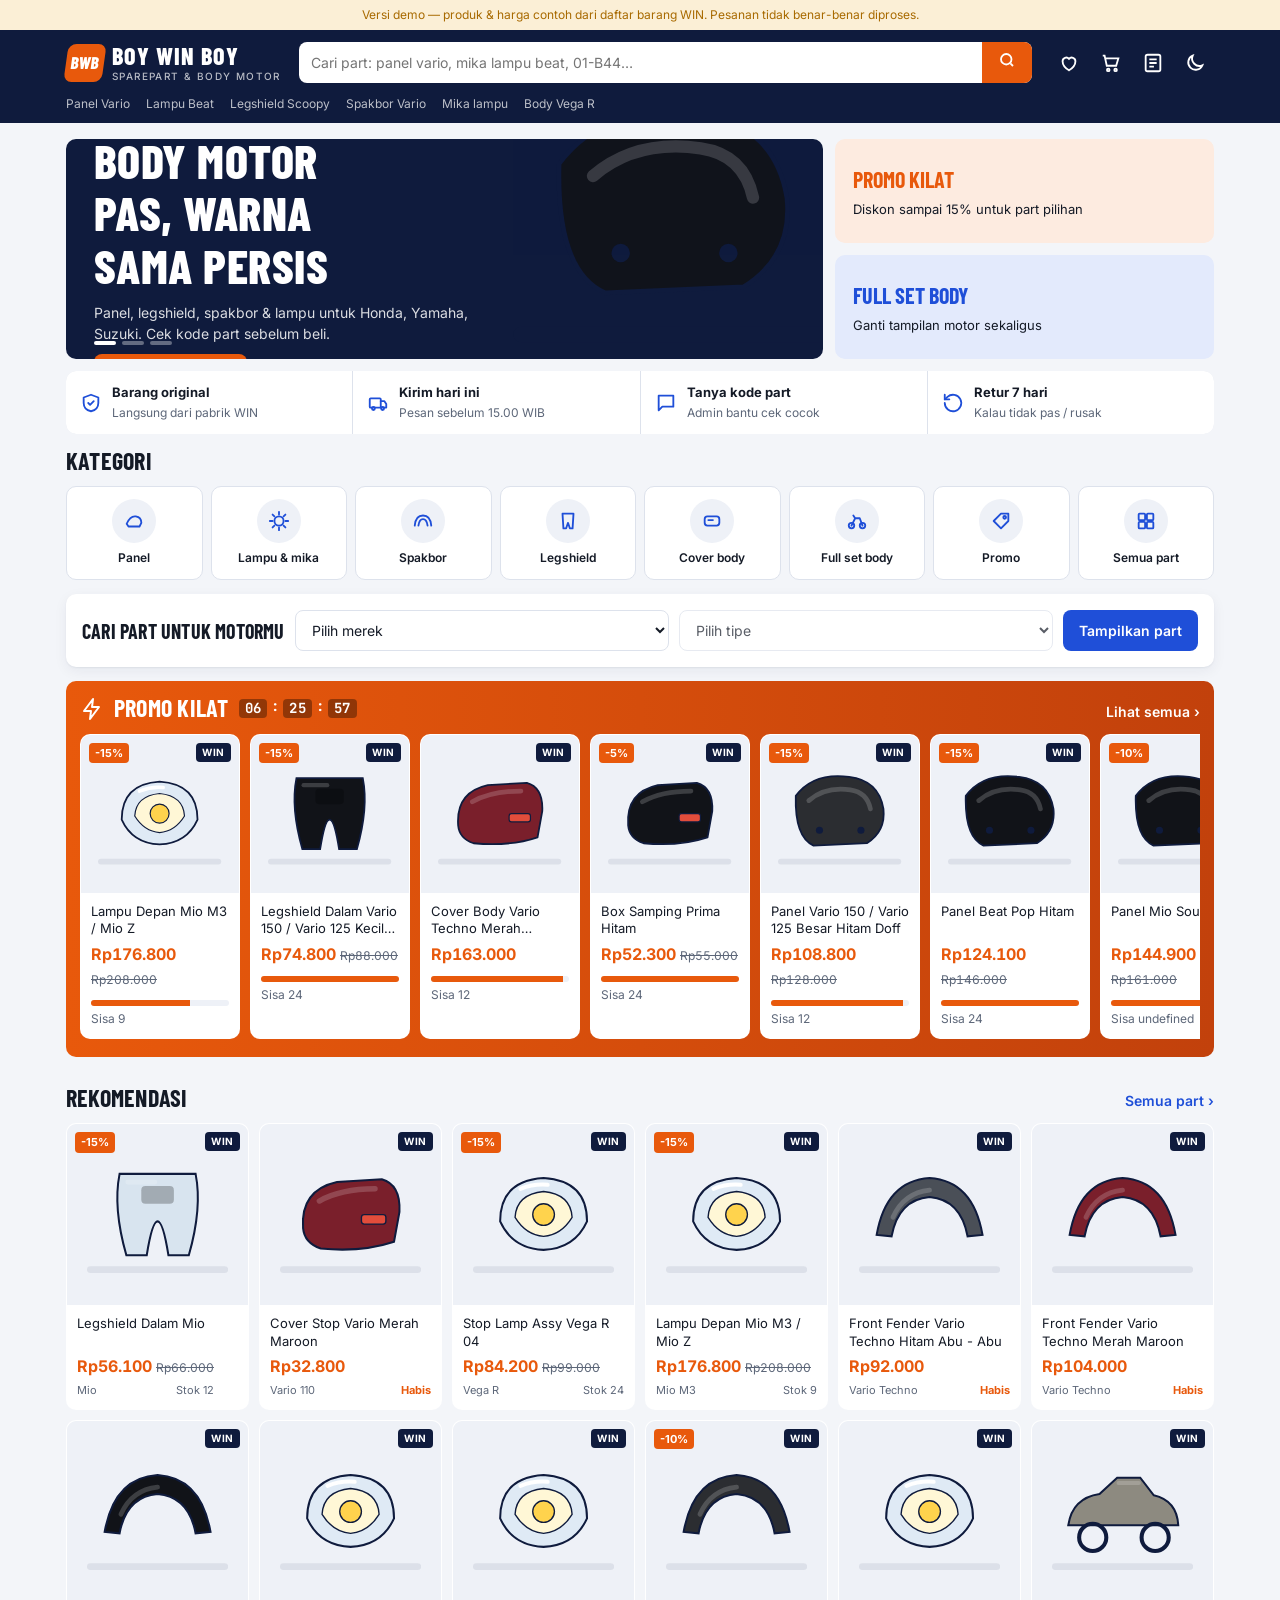
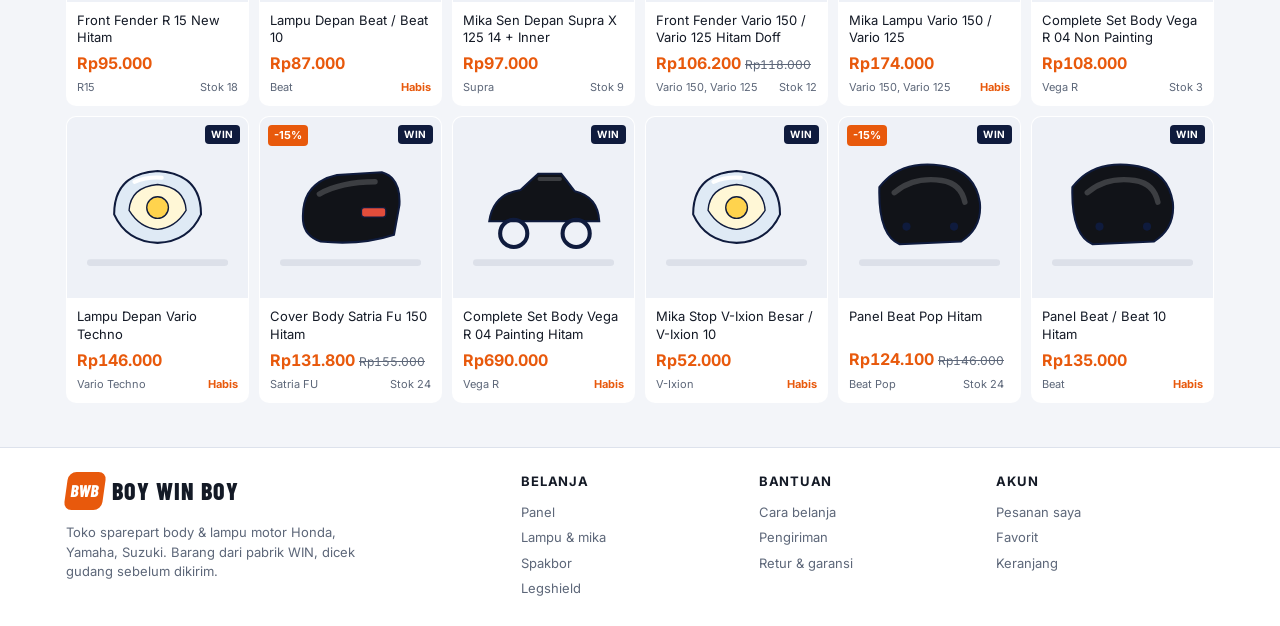
<file: sp/toko.html>
<!doctype html>
<html lang="id">
<head>
<meta charset="utf-8">
<meta name="viewport" content="width=device-width, initial-scale=1, viewport-fit=cover">
<meta name="theme-color" content="#0f1b3d">
<meta name="description" content="BOY WIN BOY — toko sparepart body & lampu motor Honda, Yamaha, Suzuki dari pabrik WIN.">
<title>BOY WIN BOY</title>
<link rel="preconnect" href="https://fonts.googleapis.com">
<link rel="stylesheet" href="https://fonts.googleapis.com/css2?family=Barlow+Condensed:wght@600;700;800&family=Inter:wght@400;500;600;700&family=JetBrains+Mono:wght@500&display=swap">
<style>
html { -webkit-text-size-adjust: 100%; }
:root { padding-top: env(safe-area-inset-top, 0px); padding-bottom: env(safe-area-inset-bottom, 0px); }
body { margin: 0; }
img { max-width: 100%; }
[hidden] { display: none !important; }
/* Layout: toko marketplace — header biru tua lengket + pencarian, beranda (banner, kategori, cari per motor, promo kilat, grid produk), halaman produk, keranjang, checkout, pesanan. Mobile: bottom nav. */
:root {
  --bg: #f3f5f9; --surface: #ffffff; --surface-2: #eef1f7; --line: #dde2ec;
  --fg: #141a26; --muted: #5d6779; --ink: #0f1b3d; --ink-fg: #ffffff;
  --accent: #1f4fd8; --accent-soft: #e3eafc; --hot: #e8590c; --hot-soft: #fdebe0;
  --ok: #138a4b; --ok-soft: #dcf3e6; --warn: #a86a00; --warn-soft: #fbefd6;
  --display: "Barlow Condensed", "Arial Narrow", system-ui, sans-serif;
  --body: "Inter", system-ui, -apple-system, "Segoe UI", sans-serif;
  --mono: "JetBrains Mono", ui-monospace, Menlo, monospace;
  --r: 10px; --shadow: 0 1px 2px rgba(15, 27, 61, .06), 0 4px 14px rgba(15, 27, 61, .06);
}
@media (prefers-color-scheme: dark) { :root:not([data-theme="light"]) {
  --bg: #0d111a; --surface: #151b28; --surface-2: #1c2434; --line: #283246;
  --fg: #e8ecf4; --muted: #95a0b5; --ink: #0a1230; --ink-fg: #ffffff;
  --accent: #6f95ff; --accent-soft: #1c2a52; --hot: #ff8a45; --hot-soft: #3a2316;
  --ok: #4cc888; --ok-soft: #133426; --warn: #e5b248; --warn-soft: #3a2d12; color-scheme: dark; } }
:root[data-theme="dark"] {
  --bg: #0d111a; --surface: #151b28; --surface-2: #1c2434; --line: #283246;
  --fg: #e8ecf4; --muted: #95a0b5; --ink: #0a1230; --ink-fg: #ffffff;
  --accent: #6f95ff; --accent-soft: #1c2a52; --hot: #ff8a45; --hot-soft: #3a2316;
  --ok: #4cc888; --ok-soft: #133426; --warn: #e5b248; --warn-soft: #3a2d12; color-scheme: dark; }

* { box-sizing: border-box; }
body { background: var(--bg); color: var(--fg); font-family: var(--body); font-size: 14px; line-height: 1.5; padding-bottom: calc(64px + env(safe-area-inset-bottom, 0px)); }
body::before { content: ""; position: fixed; inset: 0 0 auto; height: env(safe-area-inset-top, 0px); z-index: 60; background: var(--ink); }
button, input, select, textarea { font: inherit; color: inherit; }
button { cursor: pointer; }
:focus-visible { outline: 2px solid var(--accent); outline-offset: 2px; }
.wrap { max-width: 1180px; margin: 0 auto; padding-left: max(16px, env(safe-area-inset-left, 0px)); padding-right: max(16px, env(safe-area-inset-right, 0px)); }
.mono { font-family: var(--mono); font-size: 12px; letter-spacing: .02em; }
.muted { color: var(--muted); }
.xs { font-size: 12px; }
h1, h2, h3 { font-family: var(--display); letter-spacing: .01em; text-wrap: balance; margin: 0; line-height: 1.1; }
h2 { font-size: 24px; text-transform: uppercase; }
.row { display: flex; gap: 10px; align-items: center; }
.between { justify-content: space-between; }
.wrapf { flex-wrap: wrap; }

/* header */
.top { position: sticky; top: env(safe-area-inset-top, 0px); z-index: 50; background: var(--ink); color: var(--ink-fg); }
.top .bar { display: grid; grid-template-columns: auto 1fr auto; gap: 18px; align-items: center; padding-block: 12px; }
.logo { display: flex; align-items: center; gap: 8px; text-decoration: none; color: inherit; }
.logo-mark { width: 38px; height: 38px; border-radius: 8px; background: var(--hot); display: grid; place-items: center; font-family: var(--display); font-weight: 800; font-size: 17px; color: #fff; transform: skewX(-8deg); }
.logo-txt { font-family: var(--display); font-weight: 800; font-size: 24px; letter-spacing: .04em; line-height: 1; white-space: nowrap; }
.logo-txt small { display: block; font-family: var(--body); font-weight: 500; font-size: 10px; letter-spacing: .14em; opacity: .7; text-transform: uppercase; margin-top: 3px; }
.search { display: flex; background: #fff; border-radius: 8px; overflow: hidden; min-width: 0; }
.search input { flex: 1; min-width: 0; border: 0; padding: 10px 12px; background: transparent; color: #141a26; outline: none; }
.search button { border: 0; background: var(--hot); color: #fff; padding: 0 16px; font-weight: 600; }
.top-ic { display: flex; gap: 4px; }
.ic-btn { position: relative; border: 0; background: transparent; color: inherit; padding: 8px; border-radius: 8px; display: grid; place-items: center; }
.ic-btn:hover { background: rgba(255,255,255,.1); }
.badge { position: absolute; top: 2px; right: 0; min-width: 18px; height: 18px; border-radius: 9px; background: var(--hot); color: #fff; font-size: 11px; font-weight: 700; display: grid; place-items: center; padding: 0 4px; }
.sub { font-size: 12px; opacity: .85; padding-bottom: 10px; display: flex; gap: 16px; overflow-x: auto; white-space: nowrap; scrollbar-width: none; }
.sub button { border: 0; background: none; color: inherit; padding: 0; opacity: .85; }
.sub button:hover { opacity: 1; text-decoration: underline; }
.demo-strip { background: var(--warn-soft); color: var(--warn); font-size: 12px; text-align: center; padding: 6px 16px; }

/* cards */
.card { background: var(--surface); border-radius: var(--r); box-shadow: var(--shadow); }
.sec { padding-block: 14px; }
.sec-head { display: flex; justify-content: space-between; align-items: end; gap: 12px; margin-bottom: 12px; }
.link { border: 0; background: none; color: var(--accent); font-weight: 600; padding: 0; }

/* hero */
.hero { display: grid; grid-template-columns: 2fr 1fr; gap: 12px; padding-top: 16px; }
.slides { position: relative; border-radius: var(--r); overflow: hidden; min-height: 220px; background: var(--ink); color: #fff; }
.slide { position: absolute; inset: 0; padding: 28px; display: flex; flex-direction: column; justify-content: center; gap: 10px; opacity: 0; transition: opacity .5s; }
.slide.on { opacity: 1; }
.slide h1 { font-size: clamp(30px, 5vw, 48px); font-weight: 800; text-transform: uppercase; max-width: 14ch; }
.slide p { margin: 0; max-width: 42ch; opacity: .85; }
.slide .cta { align-self: flex-start; border: 0; background: var(--hot); color: #fff; font-weight: 700; padding: 10px 18px; border-radius: 8px; }
.slide-art { position: absolute; right: -10px; bottom: -10px; width: 46%; max-width: 320px; opacity: .9; pointer-events: none; }
.dots { position: absolute; left: 28px; bottom: 14px; display: flex; gap: 6px; }
.dots button { width: 22px; height: 4px; border: 0; border-radius: 2px; background: rgba(255,255,255,.35); padding: 0; }
.dots button.on { background: #fff; }
.side-promos { display: grid; gap: 12px; }
.promo { border-radius: var(--r); padding: 18px; display: flex; flex-direction: column; justify-content: center; gap: 4px; border: 0; text-align: left; }
.promo b { font-family: var(--display); font-size: 22px; text-transform: uppercase; }
.promo.a { background: var(--hot-soft); color: var(--hot); }
.promo.b { background: var(--accent-soft); color: var(--accent); }
.promo span { color: var(--fg); font-size: 13px; }

/* trust strip */
.trust { display: grid; grid-template-columns: repeat(4, 1fr); gap: 1px; background: var(--line); border-radius: var(--r); overflow: hidden; margin-top: 12px; }
.trust div { background: var(--surface); padding: 12px 14px; display: flex; gap: 10px; align-items: center; font-size: 13px; }
.trust svg { color: var(--accent); flex: none; }

/* categories */
.cats { display: grid; grid-template-columns: repeat(8, 1fr); gap: 8px; }
.cat { border: 1px solid var(--line); background: var(--surface); border-radius: var(--r); padding: 12px 6px; display: flex; flex-direction: column; align-items: center; gap: 6px; font-size: 12px; font-weight: 600; text-align: center; }
.cat:hover, .cat.on { border-color: var(--accent); color: var(--accent); }
.cat .ci { width: 44px; height: 44px; border-radius: 50%; background: var(--surface-2); display: grid; place-items: center; color: var(--accent); }

/* motor finder */
.finder { display: grid; grid-template-columns: auto 1fr 1fr auto; gap: 10px; align-items: center; padding: 16px; }
.finder h3 { font-size: 20px; text-transform: uppercase; }
select, .inp { border: 1px solid var(--line); background: var(--surface); border-radius: 8px; padding: 10px 12px; width: 100%; min-width: 0; }
.btn { border: 0; border-radius: 8px; padding: 10px 16px; font-weight: 600; background: var(--accent); color: #fff; white-space: nowrap; }
.btn.hot { background: var(--hot); }
.btn.ghost { background: transparent; color: var(--accent); border: 1px solid var(--accent); }
.btn.plain { background: var(--surface-2); color: var(--fg); }
.btn:disabled { opacity: .5; cursor: not-allowed; }

/* flash */
.flash { background: linear-gradient(90deg, var(--hot), #c2410c); color: #fff; border-radius: var(--r); padding: 14px; }
.flash .sec-head h2 { display: flex; align-items: center; gap: 10px; }
.clock { display: flex; gap: 4px; font-family: var(--mono); font-size: 14px; }
.clock span { background: rgba(0,0,0,.35); padding: 2px 6px; border-radius: 4px; }
.hscroll { display: grid; grid-auto-flow: column; grid-auto-columns: 160px; gap: 10px; overflow-x: auto; padding-bottom: 4px; scrollbar-width: thin; }
.flash .pc { color: var(--fg); }
.meter { height: 6px; background: var(--surface-2); border-radius: 3px; overflow: hidden; margin-top: 6px; }
.meter i { display: block; height: 100%; background: var(--hot); }

/* product card */
.grid { display: grid; grid-template-columns: repeat(auto-fill, minmax(170px, 1fr)); gap: 10px; }
.pc { background: var(--surface); border-radius: var(--r); overflow: hidden; border: 1px solid transparent; display: flex; flex-direction: column; text-align: left; padding: 0; position: relative; transition: border-color .15s, transform .15s; }
.pc:hover { border-color: var(--accent); transform: translateY(-2px); }
.pc .img { aspect-ratio: 1; max-width: 100%; background: var(--surface-2); display: grid; place-items: center; position: relative; }
.pc .img svg { width: 78%; height: 78%; }
.pc .tagd { position: absolute; top: 8px; left: 8px; background: var(--hot); color: #fff; font-size: 11px; font-weight: 700; padding: 2px 6px; border-radius: 4px; }
.pc .tagw { position: absolute; top: 8px; right: 8px; background: var(--ink); color: #fff; font-size: 10px; font-weight: 700; padding: 2px 6px; border-radius: 4px; letter-spacing: .06em; }
.pc .body { padding: 10px; display: flex; flex-direction: column; gap: 4px; flex: 1; }
.pc .nm { font-size: 13px; line-height: 1.35; display: -webkit-box; -webkit-line-clamp: 2; -webkit-box-orient: vertical; overflow: hidden; min-height: 35px; }
.price { font-weight: 700; color: var(--hot); font-size: 16px; font-variant-numeric: tabular-nums; }
.strike { text-decoration: line-through; color: var(--muted); font-size: 12px; font-weight: 400; }
.pc .meta { margin-top: auto; display: flex; justify-content: space-between; gap: 6px; font-size: 11px; color: var(--muted); }
.chip { display: inline-flex; align-items: center; gap: 4px; padding: 2px 8px; border-radius: 999px; font-size: 11px; font-weight: 600; background: var(--surface-2); color: var(--muted); }
.chip.ok { background: var(--ok-soft); color: var(--ok); }
.chip.warn { background: var(--warn-soft); color: var(--warn); }
.chip.acc { background: var(--accent-soft); color: var(--accent); }

/* listing */
.listing { display: grid; grid-template-columns: 230px 1fr; gap: 14px; padding-top: 16px; }
.filters { padding: 14px; align-self: start; position: sticky; top: calc(env(safe-area-inset-top, 0px) + 110px); display: grid; gap: 14px; }
.filters h4 { margin: 0 0 6px; font-size: 13px; text-transform: uppercase; letter-spacing: .06em; color: var(--muted); }
.filters label { display: flex; gap: 8px; align-items: center; padding: 3px 0; font-size: 13px; cursor: pointer; }
.price-in { display: grid; grid-template-columns: 1fr 1fr; gap: 6px; }
.sortbar { display: flex; gap: 8px; align-items: center; padding: 10px 12px; margin-bottom: 10px; flex-wrap: wrap; }
.sortbar button { border: 1px solid var(--line); background: var(--surface); padding: 6px 12px; border-radius: 999px; font-size: 13px; }
.sortbar button.on { background: var(--accent); color: #fff; border-color: var(--accent); }
.empty { padding: 40px 20px; text-align: center; color: var(--muted); }
.filter-toggle { display: none; }

/* product detail */
.pd { display: grid; grid-template-columns: 420px 1fr; gap: 20px; padding: 20px; }
.pd-img { aspect-ratio: 1; max-width: 100%; background: var(--surface-2); border-radius: var(--r); display: grid; place-items: center; }
.pd-img svg { width: 80%; height: 80%; }
.thumbs { display: grid; grid-template-columns: repeat(4, 1fr); gap: 8px; margin-top: 8px; }
.thumbs button { aspect-ratio: 1; border: 2px solid transparent; border-radius: 8px; background: var(--surface-2); padding: 8px; }
.thumbs button.on { border-color: var(--accent); }
.thumbs svg { width: 100%; height: 100%; }
.pd h1 { font-family: var(--body); font-size: 20px; font-weight: 600; line-height: 1.35; }
.price-box { background: var(--surface-2); padding: 14px; border-radius: var(--r); display: flex; gap: 12px; align-items: baseline; flex-wrap: wrap; }
.price-box .price { font-size: 28px; }
.kv { display: grid; grid-template-columns: 120px 1fr; gap: 8px 12px; font-size: 13px; }
.kv dt { color: var(--muted); }
.kv dd { margin: 0; }
.opts { display: flex; gap: 8px; flex-wrap: wrap; }
.opt { border: 1px solid var(--line); background: var(--surface); border-radius: 8px; padding: 7px 12px; font-size: 13px; display: inline-flex; gap: 6px; align-items: center; }
.opt.on { border-color: var(--hot); color: var(--hot); background: var(--hot-soft); }
.swatch { width: 14px; height: 14px; border-radius: 50%; border: 1px solid rgba(0,0,0,.2); }
.qty { display: inline-flex; border: 1px solid var(--line); border-radius: 8px; overflow: hidden; }
.qty button { border: 0; background: var(--surface-2); width: 36px; font-size: 18px; }
.qty input { width: 52px; text-align: center; border: 0; background: var(--surface); padding: 8px 0; }
.tabs { display: flex; gap: 2px; border-bottom: 1px solid var(--line); margin-bottom: 14px; overflow-x: auto; }
.tabs button { border: 0; background: none; padding: 12px 16px; font-weight: 600; color: var(--muted); border-bottom: 2px solid transparent; white-space: nowrap; }
.tabs button.on { color: var(--accent); border-bottom-color: var(--accent); }
.seller { display: grid; grid-template-columns: auto 1fr auto; gap: 14px; align-items: center; padding: 16px; }
.seller .av { width: 56px; height: 56px; border-radius: 50%; background: var(--ink); color: #fff; display: grid; place-items: center; font-family: var(--display); font-weight: 800; font-size: 18px; }
.stars { color: var(--warn); letter-spacing: 2px; }
.star-in button { border: 0; background: none; font-size: 26px; color: var(--line); padding: 0 2px; }
.star-in button.on { color: var(--warn); }

/* cart / checkout */
.two { display: grid; grid-template-columns: 1fr 340px; gap: 14px; padding-top: 16px; align-items: start; }
.ci-row { display: grid; grid-template-columns: auto 72px 1fr auto; gap: 12px; align-items: center; padding: 14px; border-bottom: 1px solid var(--line); }
.ci-row:last-child { border-bottom: 0; }
.ci-row .th { width: 72px; height: 72px; border-radius: 8px; background: var(--surface-2); display: grid; place-items: center; }
.ci-row .th svg { width: 80%; height: 80%; }
.ci-row .nm { font-size: 13px; min-width: 0; }
.sum { padding: 16px; position: sticky; top: calc(env(safe-area-inset-top, 0px) + 110px); display: grid; gap: 10px; }
.sum .ln { display: flex; justify-content: space-between; gap: 10px; font-variant-numeric: tabular-nums; }
.sum .tot { font-size: 18px; font-weight: 700; border-top: 1px dashed var(--line); padding-top: 10px; }
.radio-card { display: grid; grid-template-columns: auto 1fr auto; gap: 10px; align-items: center; border: 1px solid var(--line); border-radius: 8px; padding: 12px; cursor: pointer; }
.radio-card:has(input:checked) { border-color: var(--accent); background: var(--accent-soft); }
.fgrid { display: grid; grid-template-columns: 1fr 1fr; gap: 10px; }
.fgrid .full { grid-column: 1 / -1; }
.field { display: grid; gap: 4px; font-size: 13px; }
.field span { color: var(--muted); font-size: 12px; }
.err { color: var(--hot); font-size: 12px; }
.panel { padding: 16px; display: grid; gap: 12px; }
.panel h3 { font-size: 18px; text-transform: uppercase; }

/* orders */
.otabs { display: flex; gap: 0; overflow-x: auto; background: var(--surface); border-radius: var(--r) var(--r) 0 0; border-bottom: 1px solid var(--line); }
.otabs button { flex: 1; border: 0; background: none; padding: 12px 14px; font-weight: 600; color: var(--muted); border-bottom: 2px solid transparent; white-space: nowrap; }
.otabs button.on { color: var(--hot); border-bottom-color: var(--hot); }
.order { padding: 14px; display: grid; gap: 10px; border-bottom: 1px solid var(--line); }
.track { display: grid; grid-template-columns: repeat(4, 1fr); gap: 4px; }
.track div { text-align: center; font-size: 11px; color: var(--muted); }
.track div::before { content: ""; display: block; height: 4px; border-radius: 2px; background: var(--line); margin-bottom: 6px; }
.track div.on { color: var(--ok); font-weight: 600; }
.track div.on::before { background: var(--ok); }

/* bottom nav (mobile) */
.bnav { display: none; position: fixed; left: 0; right: 0; bottom: 0; z-index: 50; background: var(--surface); border-top: 1px solid var(--line); padding-bottom: env(safe-area-inset-bottom, 0px); padding-left: env(safe-area-inset-left, 0px); padding-right: env(safe-area-inset-right, 0px); }
.bnav nav { display: grid; grid-template-columns: repeat(5, 1fr); }
.bnav button { border: 0; background: none; padding: 8px 0 6px; display: grid; justify-items: center; gap: 2px; font-size: 11px; color: var(--muted); position: relative; }
.bnav button.on { color: var(--accent); }
.bnav .badge { right: calc(50% - 22px); top: 2px; }

/* drawer / modal / toast */
.scrim { position: fixed; inset: 0; background: rgba(5, 10, 25, .5); z-index: 70; display: grid; place-items: end center; }
.sheet { background: var(--surface); width: min(520px, 100%); max-height: 86vh; overflow: auto; border-radius: 14px 14px 0 0; padding: 18px; padding-bottom: calc(18px + env(safe-area-inset-bottom, 0px)); display: grid; gap: 12px; }
@media (min-width: 761px) { .scrim { place-items: center; } .sheet { border-radius: 14px; } }
.chat-log { display: grid; gap: 8px; max-height: 300px; overflow: auto; padding: 4px; }
.msg { max-width: 80%; padding: 8px 12px; border-radius: 12px; font-size: 13px; }
.msg.me { justify-self: end; background: var(--accent); color: #fff; border-bottom-right-radius: 4px; }
.msg.them { justify-self: start; background: var(--surface-2); border-bottom-left-radius: 4px; }
.toast { position: fixed; left: 50%; bottom: calc(84px + env(safe-area-inset-bottom, 0px)); transform: translateX(-50%); background: var(--ink); color: #fff; padding: 10px 16px; border-radius: 8px; z-index: 90; font-size: 13px; box-shadow: var(--shadow); max-width: calc(100% - 32px); }
.foot { margin-top: 30px; background: var(--surface); border-top: 1px solid var(--line); }
.foot .cols { display: grid; grid-template-columns: 2fr 1fr 1fr 1fr; gap: 20px; padding-block: 24px; font-size: 13px; }
.foot h4 { margin: 0 0 8px; font-size: 13px; text-transform: uppercase; letter-spacing: .06em; }
.foot button { display: block; border: 0; background: none; padding: 3px 0; color: var(--muted); text-align: left; }
.crumbs { font-size: 12px; color: var(--muted); padding-top: 14px; display: flex; gap: 6px; flex-wrap: wrap; }
.crumbs button { border: 0; background: none; padding: 0; color: var(--accent); }

@media (max-width: 960px) {
  .cats { grid-template-columns: repeat(4, 1fr); }
  .pd { grid-template-columns: 1fr; }
  .two { grid-template-columns: 1fr; }
  .sum { position: static; }
  .foot .cols { grid-template-columns: 1fr 1fr; }
}
@media (max-width: 760px) {
  .top .bar { grid-template-columns: auto 1fr; gap: 10px; }
  .top-ic { display: none; }
  .logo-txt { font-size: 19px; } .logo-txt small { display: none; }
  .logo-mark { width: 32px; height: 32px; font-size: 14px; }
  .hero { grid-template-columns: 1fr; }
  .side-promos { grid-template-columns: 1fr 1fr; }
  .slide { padding: 20px; } .slide-art { width: 52%; opacity: .35; }
  .trust { grid-template-columns: 1fr 1fr; }
  .finder { grid-template-columns: 1fr 1fr; } .finder h3 { grid-column: 1 / -1; } .finder .btn { grid-column: 1 / -1; }
  .listing { grid-template-columns: 1fr; }
  .filters { position: static; display: none; } .filters.open { display: grid; }
  .filter-toggle { display: inline-flex; }
  .grid { grid-template-columns: repeat(2, minmax(0, 1fr)); }
  .bnav { display: block; }
  .pd { padding: 14px; }
  .fgrid { grid-template-columns: 1fr; }
  .ci-row { grid-template-columns: auto 56px 1fr; } .ci-row .th { width: 56px; height: 56px; } .ci-row .act { grid-column: 2 / -1; display: flex; justify-content: space-between; align-items: center; }
  .seller { grid-template-columns: auto 1fr; } .seller .btns { grid-column: 1 / -1; }
  .sum.sticky-m { position: sticky; bottom: calc(64px + env(safe-area-inset-bottom, 0px)); top: auto; z-index: 5; }
}
@media (min-width: 761px) { body { padding-bottom: 0; } }
@media (prefers-reduced-motion: reduce) { * { transition: none !important; animation: none !important; } }
</style>
</head>
<body>
<div class="demo-strip">Versi demo — produk & harga contoh dari daftar barang WIN. Pesanan tidak benar-benar diproses.</div>
<header class="top">
  <div class="wrap">
    <div class="bar">
      <a class="logo" href="#beranda" aria-label="BOY WIN BOY beranda"><span class="logo-mark">BWB</span><span class="logo-txt">BOY WIN BOY<small>Sparepart & body motor</small></span></a>
      <form class="search" id="searchForm" role="search">
        <input id="q" type="search" placeholder="Cari part: panel vario, mika lampu beat, 01-B44…" aria-label="Cari sparepart">
        <button type="submit" aria-label="Cari"><svg width="18" height="18" viewBox="0 0 24 24" fill="none" stroke="currentColor" stroke-width="2.4"><circle cx="11" cy="11" r="7"/><path d="m20 20-3.5-3.5"/></svg></button>
      </form>
      <div class="top-ic">
        <button class="ic-btn" data-go="favorit" aria-label="Favorit"><svg width="22" height="22" viewBox="0 0 24 24" fill="none" stroke="currentColor" stroke-width="2"><path d="M12 20s-7-4.4-7-10a4 4 0 0 1 7-2.6A4 4 0 0 1 19 10c0 5.6-7 10-7 10Z"/></svg><span class="badge" id="bFav" hidden>0</span></button>
        <button class="ic-btn" data-go="keranjang" aria-label="Keranjang"><svg width="22" height="22" viewBox="0 0 24 24" fill="none" stroke="currentColor" stroke-width="2"><path d="M3 4h2l2.4 11h10.2L20 7H6.2"/><circle cx="9" cy="19.5" r="1.4"/><circle cx="17" cy="19.5" r="1.4"/></svg><span class="badge" id="bCart" hidden>0</span></button>
        <button class="ic-btn" data-go="pesanan" aria-label="Pesanan saya"><svg width="22" height="22" viewBox="0 0 24 24" fill="none" stroke="currentColor" stroke-width="2"><rect x="4" y="3" width="16" height="18" rx="2"/><path d="M8 8h8M8 12h8M8 16h5"/></svg></button>
        <button class="ic-btn" id="themeBtn" aria-label="Ganti tema terang/gelap"><svg width="22" height="22" viewBox="0 0 24 24" fill="none" stroke="currentColor" stroke-width="2"><path d="M20 14.5A8 8 0 0 1 9.5 4 8 8 0 1 0 20 14.5Z"/></svg></button>
      </div>
    </div>
    <div class="sub" id="subLinks"></div>
  </div>
</header>

<main id="app"></main>

<footer class="foot">
  <div class="wrap cols">
    <div><div class="logo" style="color:var(--fg)"><span class="logo-mark">BWB</span><span class="logo-txt">BOY WIN BOY</span></div>
      <p class="muted" style="max-width:40ch">Toko sparepart body & lampu motor Honda, Yamaha, Suzuki. Barang dari pabrik WIN, dicek gudang sebelum dikirim.</p></div>
    <div><h4>Belanja</h4><button data-cat="panel">Panel</button><button data-cat="lampu">Lampu & mika</button><button data-cat="fender">Spakbor</button><button data-cat="legshield">Legshield</button></div>
    <div><h4>Bantuan</h4><button data-go="bantuan">Cara belanja</button><button data-go="bantuan">Pengiriman</button><button data-go="bantuan">Retur & garansi</button></div>
    <div><h4>Akun</h4><button data-go="pesanan">Pesanan saya</button><button data-go="favorit">Favorit</button><button data-go="keranjang">Keranjang</button></div>
  </div>
</footer>

<div class="bnav"><nav>
  <button data-go="beranda" data-nav="beranda"><svg width="22" height="22" viewBox="0 0 24 24" fill="none" stroke="currentColor" stroke-width="2"><path d="M4 11 12 4l8 7v9h-5v-6H9v6H4Z"/></svg>Beranda</button>
  <button data-go="cari" data-nav="cari"><svg width="22" height="22" viewBox="0 0 24 24" fill="none" stroke="currentColor" stroke-width="2"><rect x="4" y="4" width="7" height="7" rx="1"/><rect x="13" y="4" width="7" height="7" rx="1"/><rect x="4" y="13" width="7" height="7" rx="1"/><rect x="13" y="13" width="7" height="7" rx="1"/></svg>Kategori</button>
  <button data-go="favorit" data-nav="favorit"><svg width="22" height="22" viewBox="0 0 24 24" fill="none" stroke="currentColor" stroke-width="2"><path d="M12 20s-7-4.4-7-10a4 4 0 0 1 7-2.6A4 4 0 0 1 19 10c0 5.6-7 10-7 10Z"/></svg>Favorit<span class="badge" id="bFavM" hidden>0</span></button>
  <button data-go="keranjang" data-nav="keranjang"><svg width="22" height="22" viewBox="0 0 24 24" fill="none" stroke="currentColor" stroke-width="2"><path d="M3 4h2l2.4 11h10.2L20 7H6.2"/><circle cx="9" cy="19.5" r="1.4"/><circle cx="17" cy="19.5" r="1.4"/></svg>Keranjang<span class="badge" id="bCartM" hidden>0</span></button>
  <button data-go="pesanan" data-nav="pesanan"><svg width="22" height="22" viewBox="0 0 24 24" fill="none" stroke="currentColor" stroke-width="2"><rect x="4" y="3" width="16" height="18" rx="2"/><path d="M8 8h8M8 12h8M8 16h5"/></svg>Pesanan</button>
</nav></div>

<script>
(() => {
// ---------- data contoh (dari daftar barang WIN) ----------
const RAW = [
['01-B44-305-40AA','PANEL VARIO 150 / VARIO 125 BESAR HITAM',103000],
['01-B44-305-80AA','PANEL VARIO 150 / VARIO 125 BESAR HITAM DOFF',128000],
['01-B27-305-40AA','PANEL BEAT / BEAT 10 HITAM',135000],
['01-B40-305-40AA','PANEL BEAT POP HITAM',146000],
['01-D26-305-40AA','PANEL MIO SOUL HITAM',161000],
['01-B42-305-40AA','PANEL VARIO 110 FI / VARIO 110 FI ESP HITAM',145000],
['01-B22-348-40AA','PANEL VARIO KECIL HITAM',65000],
['01-B29-305-55AA','PANEL VARIO TECHNO MERAH MAROON',164000],
['01-B27-002-00AA','LAMPU DEPAN BEAT / BEAT 10',87000],
['01-D40-002-00AA','LAMPU DEPAN MIO M3 / MIO Z',208000],
['01-B11-002-00AA','LAMPU DEPAN SUPRA',64000],
['01-B29-002-00AA','LAMPU DEPAN VARIO TECHNO',146000],
['01-B44-001-00AA','MIKA LAMPU VARIO 150 / VARIO 125',174000],
['01-B41-059-00AA','MIKA SEN Fr SUPRA X 125 14 + INNER',97000],
['01-D80-024-00AA','MIKA STOP V-IXION BESAR (P) / V-IXION 10',52000],
['01-D20-028-20AA','STOP LAMP ASSY VEGA R 04 (P/M)',99000],
['01-B38-308-74AA','FRONT FENDER BEAT FI / BEAT FI ESP BIRU',96000],
['01-B38-308-52AA','FRONT FENDER BEAT FI / BEAT FI ESP MERAH MAROON',96000],
['01-D89-307-40AA','FRONT FENDER R 15 NEW HITAM',95000],
['01-B44-307-80AA','FRONT FENDER VARIO 150 / VARIO 125 HITAM DOFF',118000],
['01-B29-307-40AA','FRONT FENDER VARIO TECHNO HITAM ABU - ABU',92000],
['01-B29-307-55AA','FRONT FENDER VARIO TECHNO MERAH MAROON',104000],
['01-D43-307-40AA','FRONT FENDER X-RIDE HITAM',100000],
['01-D19-352-82AA','LEGSHIELD DALAM MIO',66000],
['01-B62-318-40AA','LEGSHIELD DALAM SCOOPY 20 BESAR HITAM',257000],
['01-B48-352-40AA','LEGSHIELD DALAM SCOOPY FI 17 BESAR HITAM',206000],
['01-B64-367-80AA','LEGSHIELD DALAM VARIO 160 KECIL HITAM DOFF',300000],
['01-B29-367-42AA','LEGSHIELD DALAM VARIO TECHNO KECIL SILVER',170000],
['01-B44-318-40AA','LEGSHIELD LUAR VARIO 150 / VARIO 125 HITAM',139000],
['01-B44-318-80AA','LEGSHIELD LUAR VARIO 150 / VARIO 125 HITAM DOFF',165000],
['01-B44-367-40AA','LEGSHIELD DALAM VARIO 150 / VARIO 125 KECIL HITAM',88000],
['01-C23-327-68AA','COVER BODY SATRIA FU 150 HITAM',155000],
['01-B29-327-55AA','COVER BODY VARIO TECHNO MERAH MAROON',163000],
['01-B22-331-52AA','COVER STOP VARIO MERAH MAROON',32800],
['01-B43-366-47AA','COVER TANGKI SCOOPY FI / SCOOPY FI ESP PUTIH',163000],
['01-B49-300-52AA','FRONT HANDLE COVER VARIO 110 FI ESP MERAH MAROON',147000],
['01-B07-330-40AA','BOX SAMPING PRIMA HITAM',55000],
['01-D20-350-82AA','COMPLETE SET BODY VEGA R 04 NON PAINTING',108000],
['01-D20-339-40AA','COMPLETE SET BODY VEGA R 04 PAINTING HITAM',690000]
];
const CATS = [
  { id: 'panel', name: 'Panel', test: /^PANEL/ },
  { id: 'lampu', name: 'Lampu & mika', test: /LAMPU|MIKA|STOP LAMP/ },
  { id: 'fender', name: 'Spakbor', test: /FENDER/ },
  { id: 'legshield', name: 'Legshield', test: /LEGSHIELD/ },
  { id: 'cover', name: 'Cover body', test: /COVER|BOX/ },
  { id: 'fullset', name: 'Full set body', test: /COMPLETE SET/ },
  { id: 'promo', name: 'Promo', test: null },
  { id: 'semua', name: 'Semua part', test: null }
];
const MOTORS = {
  Honda: ['Beat', 'Beat Pop', 'Vario 110', 'Vario 125', 'Vario 150', 'Vario 160', 'Vario Techno', 'Scoopy', 'Supra'],
  Yamaha: ['Mio', 'Mio Soul', 'Mio M3', 'Vega R', 'V-Ixion', 'R15', 'X-Ride'],
  Suzuki: ['Satria FU']
};
const motorOf = (n) => {
  const m = [];
  const has = (re) => re.test(n);
  if (has(/VARIO 150/)) m.push('Vario 150'); if (has(/VARIO 125/)) m.push('Vario 125'); if (has(/VARIO 160/)) m.push('Vario 160');
  if (has(/VARIO 110/)) m.push('Vario 110'); if (has(/VARIO TECHNO/)) m.push('Vario Techno');
  if (has(/VARIO (KECIL|MERAH)|COVER STOP VARIO/)) m.push('Vario 110');
  if (has(/BEAT POP/)) m.push('Beat Pop'); else if (has(/BEAT/)) m.push('Beat');
  if (has(/SCOOPY/)) m.push('Scoopy'); if (has(/SUPRA/)) m.push('Supra');
  if (has(/MIO SOUL/)) m.push('Mio Soul'); else if (has(/MIO M3|MIO Z/)) m.push('Mio M3'); else if (has(/MIO/)) m.push('Mio');
  if (has(/VEGA/)) m.push('Vega R'); if (has(/V-IXION/)) m.push('V-Ixion'); if (has(/R 15/)) m.push('R15'); if (has(/X-RIDE/)) m.push('X-Ride');
  if (has(/SATRIA/)) m.push('Satria FU');
  return [...new Set(m)];
};
const brandOf = (ms) => Object.keys(MOTORS).find((b) => ms.some((m) => MOTORS[b].includes(m))) || 'Lainnya';
const COLORS = [['HITAM DOFF', 'Hitam doff', '#2b2d31'], ['MERAH MAROON', 'Merah maroon', '#7a1f2b'], ['HITAM ABU', 'Hitam abu-abu', '#4a4f57'], ['HITAM', 'Hitam', '#111318'], ['BIRU', 'Biru', '#1f4fa8'], ['PUTIH', 'Putih', '#f2f2ef'], ['SILVER', 'Silver', '#b9bec6'], ['NON PAINTING', 'Belum dicat', '#8d8a80']];
const colorOf = (n) => { const c = COLORS.find(([k]) => n.includes(k)); return c ? { name: c[1], hex: c[2] } : { name: 'Bening / sesuai gambar', hex: '#d8e4ef' }; };
// angka stok & diskon: contoh tetap (deterministik dari kode part), bukan data penjualan
const h = (s) => [...s].reduce((a, c) => (a * 31 + c.charCodeAt(0)) >>> 0, 7);
const titleCase = (s) => s.toLowerCase().replace(/\b([a-z])/g, (m) => m.toUpperCase()).replace(/\bFi\b/g, 'FI').replace(/\bEsp\b/g, 'eSP').replace(/\bFr\b/g, 'Depan').replace(/\(P\/M\)|\(P\)/g, '').replace(/\s+/g, ' ').trim();
const P = RAW.map(([sku, name, price], i) => {
  const cat = (CATS.find((c) => c.test && c.test.test(name)) || CATS[4]).id;
  const motors = motorOf(name);
  const k = h(sku);
  const disc = [0, 0, 5, 10, 0, 15, 0, 8][k % 8];
  const stock = [0, 3, 6, 12, 24, 9, 2, 18][(k >> 3) % 8];
  return { id: i + 1, sku, raw: name, name: titleCase(name), base: price, disc, price: Math.round(price * (100 - disc) / 100 / 100) * 100, cat, motors, brand: brandOf(motors), color: colorOf(name), stock, flash: k % 5 === 0 && stock > 0, weight: cat === 'fullset' ? 3500 : cat === 'legshield' ? 1400 : cat === 'lampu' ? 600 : 900 };
});
const byId = (id) => P.find((p) => p.id === +id);

// ---------- gambar produk (ilustrasi SVG per kategori) ----------
function art(p, view = 0) {
  const c = p.color.hex, s = '#0f1b3d';
  const shade = 'rgba(255,255,255,.18)';
  const shapes = {
    panel: `<path d="M30 70 Q60 30 120 38 Q170 44 178 92 Q182 130 150 150 L60 154 Q28 140 30 70Z" fill="${c}" stroke="${s}" stroke-width="3"/><path d="M52 78 Q80 54 122 60 Q150 64 156 92" fill="none" stroke="${shade}" stroke-width="8" stroke-linecap="round"/><circle cx="70" cy="128" r="6" fill="${s}"/><circle cx="140" cy="128" r="6" fill="${s}"/>`,
    lampu: `<path d="M40 110 Q40 50 104 46 Q168 50 168 110 Q150 150 104 152 Q58 150 40 110Z" fill="#dfeaf5" stroke="${s}" stroke-width="3"/><path d="M62 104 Q64 70 104 66 Q144 70 146 104 Q130 130 104 132 Q78 130 62 104Z" fill="#fff7d6" stroke="${s}" stroke-width="2"/><circle cx="104" cy="100" r="16" fill="#ffd34d" stroke="${s}" stroke-width="2"/><path d="M70 62 Q90 54 110 56" stroke="#fff" stroke-width="6" fill="none" stroke-linecap="round"/>`,
    fender: `<path d="M26 130 Q40 50 104 46 Q168 50 182 130 L160 132 Q150 78 104 74 Q58 78 48 132Z" fill="${c}" stroke="${s}" stroke-width="3"/><path d="M50 104 Q66 68 104 64" stroke="${shade}" stroke-width="7" fill="none" stroke-linecap="round"/>`,
    legshield: `<path d="M48 40 L160 40 Q170 90 150 160 L120 160 Q112 110 104 110 Q96 110 88 160 L58 160 Q38 90 48 40Z" fill="${c}" stroke="${s}" stroke-width="3"/><rect x="80" y="58" width="48" height="26" rx="6" fill="rgba(0,0,0,.25)"/><path d="M60 52 L100 52" stroke="${shade}" stroke-width="7" stroke-linecap="round"/>`,
    cover: `<path d="M34 120 Q30 64 84 52 L150 48 Q178 56 176 96 L168 140 Q120 156 60 150 Q36 142 34 120Z" fill="${c}" stroke="${s}" stroke-width="3"/><path d="M58 80 Q90 62 140 62" stroke="${shade}" stroke-width="8" fill="none" stroke-linecap="round"/><rect x="120" y="100" width="36" height="14" rx="4" fill="#e24d3b" stroke="${s}" stroke-width="2"/>`,
    fullset: `<path d="M24 120 Q30 80 70 74 L96 50 L130 50 L150 76 Q184 84 186 120Z" fill="${c}" stroke="${s}" stroke-width="3"/><circle cx="60" cy="138" r="20" fill="none" stroke="${s}" stroke-width="6"/><circle cx="152" cy="138" r="20" fill="none" stroke="${s}" stroke-width="6"/><path d="M98 58 L128 58" stroke="${shade}" stroke-width="6" stroke-linecap="round"/>`
  };
  const t = view === 1 ? 'translate(208 0) scale(-1 1)' : view === 2 ? 'translate(16 14) scale(.86)' : '';
  return `<svg viewBox="0 0 208 200" role="img" aria-label="Ilustrasi ${esc(p.name)}"><rect x="0" y="176" width="208" height="10" rx="5" fill="rgba(15,27,61,.08)"/><g transform="${t}">${shapes[p.cat] || shapes.cover}</g>${view === 3 ? `<text x="104" y="196" text-anchor="middle" font-family="JetBrains Mono, monospace" font-size="11" fill="#5d6779">${p.sku}</text>` : ''}</svg>`;
}
const catIcon = {
  panel: '<path d="M4 15 Q8 6 14 7 Q20 8 20 14 L18 18 H6Z"/>', lampu: '<circle cx="12" cy="12" r="5"/><path d="M12 2v3M12 19v3M2 12h3M19 12h3M5 5l2 2M17 17l2 2M19 5l-2 2M7 17l-2 2"/>',
  fender: '<path d="M3 17 Q4 6 12 6 Q20 6 21 17"/><path d="M7 17 Q8 10 12 10 Q16 10 17 17"/>', legshield: '<path d="M6 4h12l-1 16h-3l-2-6-2 6H7Z"/>',
  cover: '<rect x="4" y="7" width="16" height="10" rx="3"/><path d="M8 11h5"/>', fullset: '<circle cx="6" cy="17" r="3"/><circle cx="18" cy="17" r="3"/><path d="M6 17 L10 9 H15 L18 17 M10 9 L8 6"/>',
  promo: '<path d="M4 12 12 4h8v8l-8 8Z"/><circle cx="16" cy="8" r="1.5"/>', semua: '<rect x="4" y="4" width="7" height="7" rx="1"/><rect x="13" y="4" width="7" height="7" rx="1"/><rect x="4" y="13" width="7" height="7" rx="1"/><rect x="13" y="13" width="7" height="7" rx="1"/>'
};
const svgI = (d, s = 22) => `<svg width="${s}" height="${s}" viewBox="0 0 24 24" fill="none" stroke="currentColor" stroke-width="2" stroke-linecap="round" stroke-linejoin="round">${d}</svg>`;

// ---------- state ----------
const store = {
  get(k, d) { try { const v = localStorage.getItem('bwb-' + k); return v ? JSON.parse(v) : d; } catch { return d; } },
  set(k, v) { try { localStorage.setItem('bwb-' + k, JSON.stringify(v)); } catch {} }
};
let cart = store.get('cart', []);        // [{id, qty, sel}]
let fav = store.get('fav', []);          // [id]
let orders = store.get('orders', []);
let reviews = store.get('reviews', {});  // {id: [{n, s, t, d}]}
let addr = store.get('addr', null);
let filt = { q: '', cat: 'semua', brands: [], motor: '', min: '', max: '', stok: false, sort: 'pas' };
let voucher = null;
const VOUCHERS = { BWBHEMAT: { t: 'Potongan Rp10.000 min. belanja Rp150.000', min: 150000, cut: () => 10000 }, ONGKIRBWB: { t: 'Gratis ongkir s.d. Rp15.000', min: 100000, ship: 15000 }, BARU5: { t: 'Diskon 5% (maks Rp25.000)', min: 0, cut: (s) => Math.min(25000, Math.round(s * .05)) } };
const SHIP = [
  { id: 'reg', name: 'Reguler (JNE / J&T / SiCepat)', eta: '2–4 hari', cost: (w) => 9000 + Math.ceil(w / 1000) * 4000 },
  { id: 'eko', name: 'Ekonomi / Kargo', eta: '4–7 hari', cost: (w) => 6000 + Math.ceil(w / 1000) * 2500 },
  { id: 'same', name: 'Same day (instan)', eta: 'Hari ini', cost: () => 28000 },
  { id: 'ambil', name: 'Ambil di toko', eta: 'Siap 1 jam', cost: () => 0 }
];
const PAY = [
  { id: 'va', name: 'Transfer virtual account', d: 'BCA, BRI, BNI, Mandiri' },
  { id: 'qris', name: 'QRIS', d: 'Semua e-wallet & m-banking' },
  { id: 'cod', name: 'Bayar di tempat (COD)', d: 'Biaya COD Rp3.000' }
];

// ---------- helpers ----------
function esc(s) { return String(s ?? '').replace(/[&<>"']/g, (c) => ({ '&': '&amp;', '<': '&lt;', '>': '&gt;', '"': '&quot;', "'": '&#39;' }[c])); }
const rp = (n) => 'Rp' + Math.round(n).toLocaleString('id-ID');
const app = document.getElementById('app');
const save = () => { store.set('cart', cart); store.set('fav', fav); store.set('orders', orders); store.set('reviews', reviews); badges(); };
function toast(t) { const d = document.createElement('div'); d.className = 'toast'; d.textContent = t; document.body.appendChild(d); setTimeout(() => d.remove(), 2200); }
function badges() {
  const n = cart.reduce((a, c) => a + c.qty, 0);
  for (const id of ['bCart', 'bCartM']) { const b = document.getElementById(id); b.hidden = !n; b.textContent = n; }
  for (const id of ['bFav', 'bFavM']) { const b = document.getElementById(id); b.hidden = !fav.length; b.textContent = fav.length; }
}
const go = (h) => { if (location.hash === '#' + h) render(); else location.hash = h; };
const isFav = (id) => fav.includes(id);
function card(p, opt = {}) {
  return `<button class="pc" data-p="${p.id}">
    <div class="img">${art(p)}${p.disc ? `<span class="tagd">-${p.disc}%</span>` : ''}<span class="tagw">WIN</span></div>
    <div class="body"><div class="nm">${esc(p.name)}</div>
      <div class="price">${rp(p.price)}${p.disc ? ` <span class="strike">${rp(p.base)}</span>` : ''}</div>
      ${opt.flash ? `<div class="meter" title="Sisa stok promo"><i style="width:${Math.min(100, p.stock * 8)}%"></i></div><div class="xs muted">Sisa ${p.stock}</div>` : `<div class="meta"><span>${p.motors.slice(0, 2).join(', ') || 'Universal'}</span><span>${p.stock ? 'Stok ' + p.stock : '<b style="color:var(--hot)">Habis</b>'}</span></div>`}
    </div></button>`;
}
const crumbs = (items) => `<div class="crumbs wrap"><button data-go="beranda">Beranda</button>${items.map((i) => ` › ${i.go ? `<button data-go="${i.go}">${esc(i.t)}</button>` : esc(i.t)}`).join('')}</div>`;

// ---------- pages ----------
let slideTimer;
function pageHome() {
  const flash = P.filter((p) => p.flash).concat(P.filter((p) => p.disc && !p.flash)).slice(0, 10);
  const pick = [...P].sort((a, b) => h(a.sku + 'x') - h(b.sku + 'x')).slice(0, 18);
  app.innerHTML = `
  <div class="wrap">
    <section class="hero">
      <div class="slides" id="slides">
        <div class="slide on"><span class="chip warn" style="align-self:flex-start">Original pabrik WIN</span><h1>Body motor pas, warna sama persis</h1><p>Panel, legshield, spakbor & lampu untuk Honda, Yamaha, Suzuki. Cek kode part sebelum beli.</p><button class="cta" data-cat="semua">Belanja sekarang</button></div>
        <div class="slide"><span class="chip warn" style="align-self:flex-start">Voucher BWBHEMAT</span><h1>Potongan Rp10.000</h1><p>Minimal belanja Rp150.000. Pakai kode <b class="mono">BWBHEMAT</b> di keranjang.</p><button class="cta" data-go="keranjang">Lihat keranjang</button></div>
        <div class="slide"><span class="chip warn" style="align-self:flex-start">Gratis ongkir</span><h1>Ongkir ditanggung s.d. Rp15.000</h1><p>Kode <b class="mono">ONGKIRBWB</b> untuk belanja mulai Rp100.000.</p><button class="cta" data-cat="lampu">Lampu & mika</button></div>
        <div class="slide-art">${art(P[0])}</div>
        <div class="dots"><button class="on" data-slide="0" aria-label="Slide 1"></button><button data-slide="1" aria-label="Slide 2"></button><button data-slide="2" aria-label="Slide 3"></button></div>
      </div>
      <div class="side-promos">
        <button class="promo a" data-cat="promo"><b>Promo kilat</b><span>Diskon sampai 15% untuk part pilihan</span></button>
        <button class="promo b" data-cat="fullset"><b>Full set body</b><span>Ganti tampilan motor sekaligus</span></button>
      </div>
    </section>
    <div class="trust">
      <div>${svgI('<path d="M12 3 4 6v6c0 5 3.5 8 8 9 4.5-1 8-4 8-9V6Z"/><path d="m9 12 2 2 4-4"/>')}<span><b>Barang original</b><br><span class="muted xs">Langsung dari pabrik WIN</span></span></div>
      <div>${svgI('<rect x="3" y="7" width="12" height="10" rx="1"/><path d="M15 10h4l2 3v4h-6"/><circle cx="7" cy="18" r="1.6"/><circle cx="17" cy="18" r="1.6"/>')}<span><b>Kirim hari ini</b><br><span class="muted xs">Pesan sebelum 15.00 WIB</span></span></div>
      <div>${svgI('<path d="M4 4h16v12H8l-4 4Z"/>')}<span><b>Tanya kode part</b><br><span class="muted xs">Admin bantu cek cocok</span></span></div>
      <div>${svgI('<path d="M3 12a9 9 0 1 0 3-6.7L3 8"/><path d="M3 3v5h5"/>')}<span><b>Retur 7 hari</b><br><span class="muted xs">Kalau tidak pas / rusak</span></span></div>
    </div>
    <section class="sec">
      <div class="sec-head"><h2>Kategori</h2></div>
      <div class="cats">${CATS.map((c) => `<button class="cat" data-cat="${c.id}"><span class="ci">${svgI(catIcon[c.id])}</span>${c.name}</button>`).join('')}</div>
    </section>
    <section class="card finder">
      <h3>Cari part untuk motormu</h3>
      <select id="fBrand" aria-label="Merek motor"><option value="">Pilih merek</option>${Object.keys(MOTORS).map((b) => `<option>${b}</option>`).join('')}</select>
      <select id="fMotor" aria-label="Tipe motor" disabled><option value="">Pilih tipe</option></select>
      <button class="btn" id="fGo">Tampilkan part</button>
    </section>
    <section class="sec">
      <div class="flash">
        <div class="sec-head"><h2>${svgI('<path d="M13 2 4 14h7l-1 8 9-12h-7Z"/>', 24)} Promo kilat <span class="clock" id="clock"></span></h2><button class="link" style="color:#fff" data-cat="promo">Lihat semua ›</button></div>
        <div class="hscroll">${flash.map((p) => card(p, { flash: true })).join('')}</div>
      </div>
    </section>
    <section class="sec">
      <div class="sec-head"><h2>Rekomendasi</h2><button class="link" data-cat="semua">Semua part ›</button></div>
      <div class="grid">${pick.map((p) => card(p)).join('')}</div>
    </section>
  </div>`;
  // slider
  let si = 0; clearInterval(slideTimer);
  const show = (n) => { si = n; app.querySelectorAll('.slide').forEach((s, i) => s.classList.toggle('on', i === n)); app.querySelectorAll('[data-slide]').forEach((d, i) => d.classList.toggle('on', i === n)); };
  app.querySelectorAll('[data-slide]').forEach((d) => d.onclick = () => show(+d.dataset.slide));
  if (!matchMedia('(prefers-reduced-motion: reduce)').matches) slideTimer = setInterval(() => show((si + 1) % 3), 5000);
  // finder
  const fb = app.querySelector('#fBrand'), fm = app.querySelector('#fMotor');
  fb.onchange = () => { fm.disabled = !fb.value; fm.innerHTML = '<option value="">Pilih tipe</option>' + (MOTORS[fb.value] || []).map((m) => `<option>${m}</option>`).join(''); };
  app.querySelector('#fGo').onclick = () => { filt = { ...filt, q: '', cat: 'semua', brands: fb.value ? [fb.value] : [], motor: fm.value }; go('cari'); };
  tick();
}
function tick() {
  const el = document.getElementById('clock'); if (!el) return;
  const now = new Date(), end = new Date(now); end.setHours(24, 0, 0, 0);
  let s = Math.max(0, Math.floor((end - now) / 1000));
  const pad = (n) => String(n).padStart(2, '0');
  el.innerHTML = `<span>${pad(Math.floor(s / 3600))}</span>:<span>${pad(Math.floor(s / 60) % 60)}</span>:<span>${pad(s % 60)}</span>`;
}
setInterval(tick, 1000);

function results() {
  const norm = (x) => x.toLowerCase().replace(/-/g, '');
  const toks = norm(filt.q.trim()).split(/\s+/).filter(Boolean);
  let r = P.filter((p) => {
    if (filt.cat === 'promo' && !p.disc) return false;
    if (!['semua', 'promo'].includes(filt.cat) && p.cat !== filt.cat) return false;
    if (toks.length) { const hay = norm(`${p.name} ${p.sku} ${p.motors.join(' ')} ${p.color.name}`); if (!toks.every((t) => hay.includes(t))) return false; }
    if (filt.brands.length && !filt.brands.includes(p.brand)) return false;
    if (filt.motor && !p.motors.includes(filt.motor)) return false;
    if (filt.min && p.price < +filt.min) return false;
    if (filt.max && p.price > +filt.max) return false;
    if (filt.stok && !p.stock) return false;
    return true;
  });
  const s = { murah: (a, b) => a.price - b.price, mahal: (a, b) => b.price - a.price, diskon: (a, b) => b.disc - a.disc, baru: (a, b) => b.id - a.id }[filt.sort];
  if (s) r = [...r].sort(s);
  return r;
}
function pageSearch() {
  const cat = CATS.find((c) => c.id === filt.cat);
  const motors = filt.brands.length ? filt.brands.flatMap((b) => MOTORS[b]) : Object.values(MOTORS).flat();
  app.innerHTML = `${crumbs([{ t: cat?.name || 'Semua part' }])}
  <div class="wrap listing">
    <aside class="card filters" id="filters">
      <div><h4>Kategori</h4>${CATS.map((c) => `<label><input type="radio" name="fcat" value="${c.id}" ${filt.cat === c.id ? 'checked' : ''}> ${c.name}</label>`).join('')}</div>
      <div><h4>Merek motor</h4>${Object.keys(MOTORS).map((b) => `<label><input type="checkbox" name="fbr" value="${b}" ${filt.brands.includes(b) ? 'checked' : ''}> ${b}</label>`).join('')}</div>
      <div><h4>Tipe motor</h4><select id="fmot"><option value="">Semua tipe</option>${motors.map((m) => `<option ${filt.motor === m ? 'selected' : ''}>${m}</option>`).join('')}</select></div>
      <div><h4>Harga</h4><div class="price-in"><input class="inp" id="fmin" inputmode="numeric" placeholder="Min" value="${esc(filt.min)}"><input class="inp" id="fmax" inputmode="numeric" placeholder="Maks" value="${esc(filt.max)}"></div></div>
      <label><input type="checkbox" id="fstok" ${filt.stok ? 'checked' : ''}> Hanya yang ada stok</label>
      <button class="btn plain" id="freset">Reset filter</button>
    </aside>
    <section style="min-width:0">
      <div class="card sortbar"><button class="btn ghost filter-toggle" id="ftog">Filter</button><span class="muted xs">Urutkan</span>
        ${[['pas', 'Paling sesuai'], ['baru', 'Terbaru'], ['diskon', 'Diskon'], ['murah', 'Harga termurah'], ['mahal', 'Harga termahal']].map(([k, t]) => `<button data-sort="${k}" class="${filt.sort === k ? 'on' : ''}">${t}</button>`).join('')}</div>
      <div id="res"></div>
    </section>
  </div>`;
  const paint = () => {
    const r = results();
    app.querySelector('#res').innerHTML = `<div class="xs muted" style="margin:0 2px 8px">${r.length} part${filt.q ? ` untuk “${esc(filt.q)}”` : ''}${filt.motor ? ` · cocok untuk ${esc(filt.motor)}` : ''}</div>` +
      (r.length ? `<div class="grid">${r.map((p) => card(p)).join('')}</div>` : `<div class="card empty"><b>Part tidak ditemukan</b><p>Coba kata lain atau kode part (misal <span class="mono">01-B44</span>), atau tanya admin lewat chat.</p><button class="btn" data-chat="">Chat admin</button></div>`);
  };
  paint();
  const f = app.querySelector('#filters');
  f.addEventListener('change', (e) => {
    if (e.target.name === 'fcat') filt.cat = e.target.value;
    if (e.target.name === 'fbr') { filt.brands = [...f.querySelectorAll('[name=fbr]:checked')].map((x) => x.value); filt.motor = ''; return pageSearch(); }
    if (e.target.id === 'fmot') filt.motor = e.target.value;
    if (e.target.id === 'fstok') filt.stok = e.target.checked;
    paint();
  });
  f.addEventListener('input', (e) => { if (e.target.id === 'fmin' || e.target.id === 'fmax') { filt[e.target.id.slice(1)] = e.target.value.replace(/\D/g, ''); paint(); } });
  app.querySelector('#freset').onclick = () => { filt = { ...filt, cat: 'semua', brands: [], motor: '', min: '', max: '', stok: false, q: '' }; document.getElementById('q').value = ''; pageSearch(); };
  app.querySelector('#ftog').onclick = () => f.classList.toggle('open');
  app.querySelectorAll('[data-sort]').forEach((b) => b.onclick = () => { filt.sort = b.dataset.sort; app.querySelectorAll('[data-sort]').forEach((x) => x.classList.toggle('on', x === b)); paint(); });
}

function pageProduct(id) {
  const p = byId(id); if (!p) return go('beranda');
  const siblings = P.filter((x) => x.id !== p.id && x.raw.replace(/ (HITAM DOFF|HITAM ABU - ABU|HITAM|MERAH MAROON|BIRU|PUTIH|SILVER)$/, '') === p.raw.replace(/ (HITAM DOFF|HITAM ABU - ABU|HITAM|MERAH MAROON|BIRU|PUTIH|SILVER)$/, ''));
  const related = P.filter((x) => x.id !== p.id && (x.cat === p.cat || x.motors.some((m) => p.motors.includes(m)))).slice(0, 12);
  const rv = reviews[p.id] || [];
  let qty = 1, view = 0, tab = 'detail';
  app.innerHTML = `${crumbs([{ t: CATS.find((c) => c.id === p.cat).name, go: 'cari' }, { t: p.name }])}
  <div class="wrap" style="padding-top:10px;display:grid;gap:12px">
    <section class="card pd">
      <div><div class="pd-img" id="mainImg">${art(p, 0)}</div><div class="thumbs">${[0, 1, 2, 3].map((v) => `<button data-view="${v}" class="${v ? '' : 'on'}" aria-label="Gambar ${v + 1}">${art(p, v)}</button>`).join('')}</div>
        <div class="xs muted" style="margin-top:6px">Gambar ilustrasi. Foto asli barang menyusul.</div></div>
      <div style="display:grid;gap:14px;align-content:start;min-width:0">
        <div class="row wrapf"><span class="chip acc">Original WIN</span>${p.disc ? `<span class="chip warn">Hemat ${p.disc}%</span>` : ''}${p.stock ? `<span class="chip ok">Stok ${p.stock}</span>` : '<span class="chip">Stok habis</span>'}</div>
        <h1>${esc(p.name)}</h1>
        <div class="row xs muted wrapf"><span>Kode part <b class="mono" style="color:var(--fg)">${p.sku}</b></span><button class="link xs" id="copySku">Salin</button><span>· ${rv.length ? `<span class="stars">★</span> ${(rv.reduce((a, r) => a + r.s, 0) / rv.length).toFixed(1)} (${rv.length} ulasan)` : 'Belum ada ulasan'}</span></div>
        <div class="price-box"><span class="price">${rp(p.price)}</span>${p.disc ? `<span class="strike">${rp(p.base)}</span><span class="chip warn">-${p.disc}%</span>` : ''}</div>
        <dl class="kv">
          <dt>Cocok untuk</dt><dd>${p.motors.length ? p.motors.map((m) => `<span class="chip" style="margin:0 4px 4px 0">${m}</span>`).join('') : 'Cek kode part'}</dd>
          <dt>Warna</dt><dd><div class="opts">${[p, ...siblings].map((x) => `<button class="opt ${x.id === p.id ? 'on' : ''}" data-p="${x.id}"><span class="swatch" style="background:${x.color.hex}"></span>${x.color.name}</button>`).join('')}</div></dd>
          <dt>Pengiriman</dt><dd>Dari gudang BOY WIN BOY · berat ± ${(p.weight / 1000).toLocaleString('id-ID')} kg<br><span class="muted xs">Reguler mulai ${rp(SHIP[0].cost(p.weight))} · pesan sebelum 15.00 dikirim hari ini</span></dd>
          <dt>Jumlah</dt><dd class="row wrapf"><span class="qty"><button id="qm" aria-label="Kurangi">−</button><input id="qv" value="1" inputmode="numeric" aria-label="Jumlah"><button id="qp" aria-label="Tambah">+</button></span><span class="muted xs">tersisa ${p.stock}</span></dd>
        </dl>
        <div class="row wrapf">
          <button class="btn ghost" id="addCart" ${p.stock ? '' : 'disabled'}>${svgI('<path d="M3 4h2l2.4 11h10.2L20 7H6.2"/>', 18)} Masukkan keranjang</button>
          <button class="btn hot" id="buyNow" ${p.stock ? '' : 'disabled'}>Beli sekarang</button>
          <button class="btn plain" id="favBtn" aria-pressed="${isFav(p.id)}">${isFav(p.id) ? '♥ Difavoritkan' : '♡ Favorit'}</button>
          <button class="btn plain" data-chat="${p.id}">Chat</button>
        </div>
        ${!p.stock ? '<div class="chip warn" style="justify-self:start">Stok habis. Chat admin untuk pesan inden dari WIN.</div>' : ''}
      </div>
    </section>
    <section class="card seller">
      <div class="av">BWB</div>
      <div><b style="font-size:16px">BOY WIN BOY</b><div class="xs muted">Gudang sparepart · barang dari pabrik WIN · balas chat jam kerja 08.00–17.00</div></div>
      <div class="btns row"><button class="btn ghost" data-chat="">Chat penjual</button><button class="btn plain" data-cat="semua">Kunjungi toko</button></div>
    </section>
    <section class="card" style="padding:0 16px 16px">
      <div class="tabs"><button data-tab="detail" class="on">Detail</button><button data-tab="cek">Cara cek kode part</button><button data-tab="ulasan">Ulasan (${rv.length})</button></div>
      <div id="tabBody"></div>
    </section>
    <section class="sec"><div class="sec-head"><h2>Part serupa</h2></div><div class="hscroll" style="grid-auto-columns:170px">${related.map((x) => card(x)).join('')}</div></section>
  </div>`;
  const tb = app.querySelector('#tabBody');
  const paintTab = () => {
    app.querySelectorAll('[data-tab]').forEach((b) => b.classList.toggle('on', b.dataset.tab === tab));
    if (tab === 'detail') tb.innerHTML = `<div style="max-width:68ch;display:grid;gap:8px"><p style="margin:0">${esc(p.name)} buatan pabrik WIN, model sesuai bawaan motor. ${p.cat === 'fullset' ? 'Satu set body lengkap.' : 'Dijual per pcs.'} Warna mengikuti kode cat pabrik.</p>
      <dl class="kv"><dt>Merek</dt><dd>WIN</dd><dt>Kode part</dt><dd class="mono">${p.sku}</dd><dt>Kategori</dt><dd>${CATS.find((c) => c.id === p.cat).name}</dd><dt>Warna</dt><dd>${p.color.name}</dd><dt>Isi paket</dt><dd>1 pcs, dibungkus bubble wrap + kardus</dd><dt>Garansi</dt><dd>Retur 7 hari kalau tidak pas atau pecah saat diterima (wajib video unboxing)</dd></dl></div>`;
    if (tab === 'cek') tb.innerHTML = `<ol style="max-width:68ch;margin:0;padding-left:20px;display:grid;gap:6px"><li>Lihat stiker atau cetakan kode di balik part lama, contoh <span class="mono">${p.sku}</span>.</li><li>Ketik kode itu di kolom pencarian. Tanda “-” boleh tidak ditulis.</li><li>Kalau kodenya tidak ada, kirim foto part lama lewat chat. Admin carikan yang cocok.</li></ol>`;
    if (tab === 'ulasan') {
      tb.innerHTML = `${rv.length ? rv.map((r) => `<div style="padding:10px 0;border-bottom:1px solid var(--line)"><div class="row between"><b>${esc(r.n)}</b><span class="xs muted">${esc(r.d)}</span></div><div class="stars">${'★'.repeat(r.s)}<span style="color:var(--line)">${'★'.repeat(5 - r.s)}</span></div><div>${esc(r.t)}</div></div>`).join('') : '<div class="muted" style="padding:6px 0 12px">Belum ada ulasan untuk part ini. Ulasan muncul setelah pembeli menulis di bawah.</div>'}
      <form id="rvForm" style="display:grid;gap:8px;max-width:520px;margin-top:12px"><b>Tulis ulasan</b><div class="star-in" id="starIn">${[1, 2, 3, 4, 5].map((n) => `<button type="button" data-star="${n}" aria-label="${n} bintang">★</button>`).join('')}</div>
        <input class="inp" id="rvName" placeholder="Nama kamu" required><textarea class="inp" id="rvText" rows="3" placeholder="Pas dipasang? Warnanya sama?" required></textarea><button class="btn" style="justify-self:start">Kirim ulasan</button></form>`;
      let stars = 5; const si = tb.querySelector('#starIn');
      const ps = () => si.querySelectorAll('button').forEach((b) => b.classList.toggle('on', +b.dataset.star <= stars)); ps();
      si.onclick = (e) => { const b = e.target.closest('[data-star]'); if (b) { stars = +b.dataset.star; ps(); } };
      tb.querySelector('#rvForm').onsubmit = (e) => { e.preventDefault(); (reviews[p.id] ||= []).unshift({ n: tb.querySelector('#rvName').value.trim(), s: stars, t: tb.querySelector('#rvText').value.trim(), d: new Date().toLocaleDateString('id-ID') }); save(); toast('Ulasan terkirim'); pageProduct(p.id); tab = 'ulasan'; };
    }
  };
  paintTab();
  app.querySelectorAll('[data-tab]').forEach((b) => b.onclick = () => { tab = b.dataset.tab; paintTab(); });
  app.querySelectorAll('[data-view]').forEach((b) => b.onclick = () => { view = +b.dataset.view; app.querySelector('#mainImg').innerHTML = art(p, view); app.querySelectorAll('[data-view]').forEach((x) => x.classList.toggle('on', x === b)); });
  const qv = app.querySelector('#qv');
  const setQ = (n) => { qty = Math.max(1, Math.min(p.stock || 1, n || 1)); qv.value = qty; };
  app.querySelector('#qm').onclick = () => setQ(qty - 1); app.querySelector('#qp').onclick = () => setQ(qty + 1); qv.onchange = () => setQ(parseInt(qv.value, 10));
  app.querySelector('#addCart').onclick = () => { addToCart(p.id, qty); toast(`${qty} × ${p.name} masuk keranjang`); };
  app.querySelector('#buyNow').onclick = () => { addToCart(p.id, qty, true); go('checkout'); };
  app.querySelector('#favBtn').onclick = () => { fav = isFav(p.id) ? fav.filter((x) => x !== p.id) : [...fav, p.id]; save(); toast(isFav(p.id) ? 'Ditambahkan ke favorit' : 'Dihapus dari favorit'); pageProduct(p.id); };
  app.querySelector('#copySku').onclick = () => copy(p.sku);
  window.scrollTo({ top: 0 });
}
function copy(t) { const done = () => toast('Disalin: ' + t); try { navigator.clipboard.writeText(t).then(done, () => toast('Salin manual: ' + t)); } catch { toast('Salin manual: ' + t); } }
function addToCart(id, qty, only) {
  const p = byId(id);
  if (only) cart.forEach((c) => c.sel = false);
  const c = cart.find((x) => x.id === id);
  if (c) { c.qty = Math.min(p.stock, c.qty + qty); c.sel = true; } else cart.push({ id, qty: Math.min(p.stock, qty), sel: true });
  save();
}

function totals() {
  const sel = cart.filter((c) => c.sel && byId(c.id));
  const sub = sel.reduce((a, c) => a + byId(c.id).price * c.qty, 0);
  const base = sel.reduce((a, c) => a + byId(c.id).base * c.qty, 0);
  const w = sel.reduce((a, c) => a + byId(c.id).weight * c.qty, 0);
  const v = voucher && VOUCHERS[voucher];
  const vOk = v && sub >= v.min;
  return { sel, sub, save: base - sub, w, v, vOk, cut: vOk && v.cut ? v.cut(sub) : 0, shipCut: vOk && v.ship ? v.ship : 0, n: sel.reduce((a, c) => a + c.qty, 0) };
}
function pageCart() {
  cart = cart.filter((c) => byId(c.id));
  if (!cart.length) { app.innerHTML = `${crumbs([{ t: 'Keranjang' }])}<div class="wrap" style="padding-top:16px"><div class="card empty"><h2>Keranjang kosong</h2><p>Cari part motor kamu dulu, lalu tekan “Masukkan keranjang”.</p><button class="btn hot" data-cat="semua">Mulai belanja</button></div></div>`; return; }
  const t = totals();
  app.innerHTML = `${crumbs([{ t: 'Keranjang' }])}
  <div class="wrap two">
    <section class="card">
      <div class="row between" style="padding:14px;border-bottom:1px solid var(--line)"><label class="row"><input type="checkbox" id="selAll" ${cart.every((c) => c.sel) ? 'checked' : ''}> Pilih semua (${cart.length})</label><button class="link" id="delSel" style="color:var(--hot)">Hapus yang dipilih</button></div>
      ${cart.map((c) => { const p = byId(c.id); return `<div class="ci-row">
        <input type="checkbox" data-sel="${p.id}" ${c.sel ? 'checked' : ''} aria-label="Pilih ${esc(p.name)}">
        <button class="th" data-p="${p.id}" style="border:0">${art(p)}</button>
        <div class="nm"><button data-p="${p.id}" style="border:0;background:none;padding:0;text-align:left">${esc(p.name)}</button><div class="mono muted">${p.sku}</div><div class="price" style="font-size:14px">${rp(p.price)} ${p.disc ? `<span class="strike">${rp(p.base)}</span>` : ''}</div></div>
        <div class="act" style="display:grid;gap:6px;justify-items:end"><span class="qty"><button data-dq="${p.id}" aria-label="Kurangi">−</button><input value="${c.qty}" data-q="${p.id}" inputmode="numeric" aria-label="Jumlah"><button data-iq="${p.id}" aria-label="Tambah">+</button></span><button class="link xs" data-del="${p.id}" style="color:var(--muted)">Hapus</button></div>
      </div>`; }).join('')}
    </section>
    <aside class="card sum sticky-m">
      <b>Ringkasan belanja</b>
      <div class="row"><input class="inp" id="vin" placeholder="Kode voucher" value="${esc(voucher || '')}" style="text-transform:uppercase"><button class="btn plain" id="vgo">Pakai</button></div>
      <div class="xs muted">Coba: <button class="link xs" data-v="BWBHEMAT">BWBHEMAT</button> · <button class="link xs" data-v="ONGKIRBWB">ONGKIRBWB</button> · <button class="link xs" data-v="BARU5">BARU5</button></div>
      ${t.v ? `<div class="chip ${t.vOk ? 'ok' : 'warn'}" style="justify-self:start">${t.vOk ? '✓ ' + t.v.t : `Belanja min. ${rp(t.v.min)} untuk ${voucher}`}</div>` : ''}
      <div class="ln"><span>Total harga (${t.n} barang)</span><span>${rp(t.sub)}</span></div>
      ${t.save ? `<div class="ln muted"><span>Kamu hemat</span><span>${rp(t.save)}</span></div>` : ''}
      ${t.cut ? `<div class="ln" style="color:var(--ok)"><span>Voucher</span><span>−${rp(t.cut)}</span></div>` : ''}
      ${t.shipCut ? `<div class="ln" style="color:var(--ok)"><span>Potongan ongkir</span><span>s.d. ${rp(t.shipCut)}</span></div>` : ''}
      <div class="ln tot"><span>Subtotal</span><span>${rp(t.sub - t.cut)}</span></div>
      <button class="btn hot" id="toCo" ${t.n ? '' : 'disabled'}>Checkout (${t.n})</button>
    </aside>
  </div>`;
  const setQty = (id, q) => { const c = cart.find((x) => x.id === id), p = byId(id); c.qty = Math.max(1, Math.min(p.stock, q || 1)); save(); pageCart(); };
  app.querySelectorAll('[data-dq]').forEach((b) => b.onclick = () => setQty(+b.dataset.dq, cart.find((x) => x.id === +b.dataset.dq).qty - 1));
  app.querySelectorAll('[data-iq]').forEach((b) => b.onclick = () => { const id = +b.dataset.iq, c = cart.find((x) => x.id === id); if (c.qty >= byId(id).stock) toast('Sudah maksimal stok'); setQty(id, c.qty + 1); });
  app.querySelectorAll('[data-q]').forEach((i) => i.onchange = () => setQty(+i.dataset.q, parseInt(i.value, 10)));
  app.querySelectorAll('[data-sel]').forEach((i) => i.onchange = () => { cart.find((x) => x.id === +i.dataset.sel).sel = i.checked; save(); pageCart(); });
  app.querySelectorAll('[data-del]').forEach((b) => b.onclick = () => { cart = cart.filter((x) => x.id !== +b.dataset.del); save(); pageCart(); });
  app.querySelector('#selAll').onchange = (e) => { cart.forEach((c) => c.sel = e.target.checked); save(); pageCart(); };
  app.querySelector('#delSel').onclick = () => { cart = cart.filter((c) => !c.sel); save(); pageCart(); };
  const useV = (code) => { code = code.trim().toUpperCase(); if (!code) { voucher = null; return pageCart(); } if (!VOUCHERS[code]) return toast('Kode voucher tidak dikenal'); voucher = code; pageCart(); };
  app.querySelector('#vgo').onclick = () => useV(app.querySelector('#vin').value);
  app.querySelectorAll('[data-v]').forEach((b) => b.onclick = () => useV(b.dataset.v));
  app.querySelector('#toCo').onclick = () => go('checkout');
}

function pageCheckout() {
  const t = totals();
  if (!t.n) return go('keranjang');
  let ship = 'reg', pay = 'va';
  app.innerHTML = `${crumbs([{ t: 'Keranjang', go: 'keranjang' }, { t: 'Checkout' }])}
  <form class="wrap two" id="coForm" novalidate>
    <div style="display:grid;gap:12px;min-width:0">
      <section class="card panel"><h3>Alamat pengiriman</h3>
        <div class="fgrid">
          <label class="field"><span>Nama penerima</span><input class="inp" id="aNama" value="${esc(addr?.nama || '')}" autocomplete="name"></label>
          <label class="field"><span>No. HP</span><input class="inp" id="aHp" value="${esc(addr?.hp || '')}" inputmode="tel" autocomplete="tel"></label>
          <label class="field full"><span>Alamat lengkap</span><textarea class="inp" id="aAlamat" rows="2" autocomplete="street-address">${esc(addr?.alamat || '')}</textarea></label>
          <label class="field"><span>Kota / kabupaten</span><input class="inp" id="aKota" value="${esc(addr?.kota || '')}"></label>
          <label class="field"><span>Kode pos</span><input class="inp" id="aPos" value="${esc(addr?.pos || '')}" inputmode="numeric"></label>
        </div><div class="err" id="aErr" hidden>Lengkapi nama, no. HP (min. 10 angka), alamat, dan kota.</div></section>
      <section class="card panel"><h3>Barang (${t.n})</h3>
        ${t.sel.map((c) => { const p = byId(c.id); return `<div class="row" style="align-items:flex-start"><div style="width:56px;height:56px;flex:none;background:var(--surface-2);border-radius:8px;display:grid;place-items:center">${art(p)}</div><div style="flex:1;min-width:0"><div style="font-size:13px">${esc(p.name)}</div><div class="xs muted">${c.qty} × ${rp(p.price)}</div></div><b>${rp(c.qty * p.price)}</b></div>`; }).join('')}
        <label class="field"><span>Catatan untuk penjual (opsional)</span><input class="inp" id="note" placeholder="Contoh: tolong cek warna sebelum kirim"></label></section>
      <section class="card panel"><h3>Pengiriman</h3><div style="display:grid;gap:8px">${SHIP.map((s) => `<label class="radio-card"><input type="radio" name="ship" value="${s.id}" ${s.id === ship ? 'checked' : ''}><span><b>${s.name}</b><br><span class="xs muted">${s.eta}</span></span><b>${s.cost(t.w) ? rp(s.cost(t.w)) : 'Gratis'}</b></label>`).join('')}</div></section>
      <section class="card panel"><h3>Pembayaran</h3><div style="display:grid;gap:8px">${PAY.map((m) => `<label class="radio-card"><input type="radio" name="pay" value="${m.id}" ${m.id === pay ? 'checked' : ''}><span><b>${m.name}</b><br><span class="xs muted">${m.d}</span></span><span></span></label>`).join('')}</div></section>
    </div>
    <aside class="card sum" id="coSum"></aside>
  </form>`;
  const calc = () => {
    const s = SHIP.find((x) => x.id === ship), sc = s.cost(t.w), cutShip = Math.min(sc, t.shipCut), cod = pay === 'cod' ? 3000 : 0, ins = Math.round(t.sub * .002 / 100) * 100;
    return { s, sc, cutShip, cod, ins, total: t.sub - t.cut + sc - cutShip + cod + ins };
  };
  const paintSum = () => { const c = calc(); app.querySelector('#coSum').innerHTML = `<b>Ringkasan</b>
    <div class="ln"><span>Harga barang</span><span>${rp(t.sub)}</span></div>
    ${t.cut ? `<div class="ln" style="color:var(--ok)"><span>Voucher ${voucher}</span><span>−${rp(t.cut)}</span></div>` : ''}
    <div class="ln"><span>Ongkir (${(t.w / 1000).toLocaleString('id-ID')} kg)</span><span>${c.sc ? rp(c.sc) : 'Gratis'}</span></div>
    ${c.cutShip ? `<div class="ln" style="color:var(--ok)"><span>Potongan ongkir</span><span>−${rp(c.cutShip)}</span></div>` : ''}
    <div class="ln"><span>Asuransi pengiriman</span><span>${rp(c.ins)}</span></div>
    ${c.cod ? `<div class="ln"><span>Biaya COD</span><span>${rp(c.cod)}</span></div>` : ''}
    <div class="ln tot"><span>Total bayar</span><span class="price">${rp(c.total)}</span></div>
    <button class="btn hot" type="submit">Buat pesanan</button><div class="xs muted">Dengan menekan tombol, kamu setuju syarat retur 7 hari BOY WIN BOY.</div>`; };
  paintSum();
  const f = app.querySelector('#coForm');
  f.addEventListener('change', (e) => { if (e.target.name === 'ship') ship = e.target.value; if (e.target.name === 'pay') pay = e.target.value; paintSum(); });
  f.addEventListener('submit', (e) => {
    e.preventDefault();
    const v = (id) => app.querySelector('#' + id).value.trim();
    const a = { nama: v('aNama'), hp: v('aHp'), alamat: v('aAlamat'), kota: v('aKota'), pos: v('aPos') };
    const ok = a.nama && a.hp.replace(/\D/g, '').length >= 10 && a.alamat && a.kota;
    app.querySelector('#aErr').hidden = ok;
    if (!ok) { app.querySelector('#aNama').scrollIntoView({ behavior: 'smooth', block: 'center' }); return; }
    addr = a; store.set('addr', a);
    const c = calc(), now = new Date();
    const no = 'BWB' + now.toISOString().slice(2, 10).replace(/-/g, '') + String(Math.floor(Math.random() * 9000) + 1000);
    orders.unshift({ no, at: now.toISOString(), items: t.sel.map((x) => ({ id: x.id, qty: x.qty, price: byId(x.id).price })), total: c.total, ship: c.s.name, pay, addr: a, note: v('note'), status: pay === 'cod' ? 'dikemas' : 'bayar', voucher: t.vOk ? voucher : null });
    cart = cart.filter((x) => !x.sel); voucher = null; save();
    go('pesanan-' + no);
  });
}

const ST = [['bayar', 'Belum bayar'], ['dikemas', 'Dikemas'], ['dikirim', 'Dikirim'], ['selesai', 'Selesai'], ['batal', 'Dibatalkan']];
const stName = (s) => (ST.find((x) => x[0] === s) || [, s])[1];
function pageOrders(tab = 'semua') {
  const list = orders.filter((o) => tab === 'semua' || o.status === tab);
  app.innerHTML = `${crumbs([{ t: 'Pesanan saya' }])}
  <div class="wrap" style="padding-top:16px">
    <div class="otabs">${[['semua', 'Semua'], ...ST].map(([k, t]) => `<button data-ot="${k}" class="${k === tab ? 'on' : ''}">${t}${k !== 'semua' && orders.some((o) => o.status === k) ? ` (${orders.filter((o) => o.status === k).length})` : ''}</button>`).join('')}</div>
    <div class="card" style="border-radius:0 0 var(--r) var(--r)">${list.length ? list.map((o) => `<div class="order">
      <div class="row between wrapf"><span><b class="mono">${o.no}</b> <span class="xs muted">${new Date(o.at).toLocaleString('id-ID', { dateStyle: 'medium', timeStyle: 'short' })}</span></span><span class="chip ${o.status === 'selesai' ? 'ok' : o.status === 'batal' ? '' : 'warn'}">${stName(o.status)}</span></div>
      ${o.items.map((i) => { const p = byId(i.id); return p ? `<div class="row"><div style="width:48px;height:48px;flex:none;background:var(--surface-2);border-radius:8px;display:grid;place-items:center">${art(p)}</div><div style="flex:1;min-width:0;font-size:13px">${esc(p.name)}<div class="xs muted">${i.qty} × ${rp(i.price)}</div></div></div>` : ''; }).join('')}
      <div class="row between wrapf"><span class="xs muted">${esc(o.ship)}</span><span>Total <b class="price">${rp(o.total)}</b></span></div>
      <div class="row wrapf" style="justify-content:flex-end"><button class="btn plain" data-od="${o.no}">Rincian</button>${o.status === 'bayar' ? `<button class="btn hot" data-pay="${o.no}">Bayar sekarang</button>` : ''}${o.status === 'dikirim' ? `<button class="btn" data-done="${o.no}">Pesanan diterima</button>` : ''}${o.status === 'selesai' ? `<button class="btn ghost" data-again="${o.no}">Beli lagi</button>` : ''}</div>
    </div>`).join('') : `<div class="empty"><b>Belum ada pesanan${tab === 'semua' ? '' : ' di sini'}</b><p>Pesanan yang kamu buat akan muncul di halaman ini.</p><button class="btn hot" data-cat="semua">Mulai belanja</button></div>`}</div>
  </div>`;
  app.querySelectorAll('[data-ot]').forEach((b) => b.onclick = () => pageOrders(b.dataset.ot));
  app.querySelectorAll('[data-od]').forEach((b) => b.onclick = () => go('pesanan-' + b.dataset.od));
  app.querySelectorAll('[data-pay]').forEach((b) => b.onclick = () => go('pesanan-' + b.dataset.pay));
  app.querySelectorAll('[data-done]').forEach((b) => b.onclick = () => { orders.find((o) => o.no === b.dataset.done).status = 'selesai'; save(); toast('Terima kasih! Beri ulasan di halaman produk'); pageOrders('selesai'); });
  app.querySelectorAll('[data-again]').forEach((b) => b.onclick = () => { orders.find((o) => o.no === b.dataset.again).items.forEach((i) => byId(i.id)?.stock && addToCart(i.id, i.qty)); go('keranjang'); });
}
function pageOrder(no) {
  const o = orders.find((x) => x.no === no); if (!o) return go('pesanan');
  const step = { bayar: 0, dikemas: 1, dikirim: 2, selesai: 3, batal: -1 }[o.status];
  const vaNo = '8808' + o.no.replace(/\D/g, '').slice(-10);
  app.innerHTML = `${crumbs([{ t: 'Pesanan saya', go: 'pesanan' }, { t: o.no }])}
  <div class="wrap two">
    <div style="display:grid;gap:12px;min-width:0">
      <section class="card panel">
        <div class="row between wrapf"><h3>Pesanan ${o.no}</h3><span class="chip ${o.status === 'selesai' ? 'ok' : 'warn'}">${stName(o.status)}</span></div>
        ${step >= 0 ? `<div class="track">${['Dibayar', 'Dikemas', 'Dikirim', 'Diterima'].map((t, i) => `<div class="${i < step || (i === step && o.status !== 'bayar') || (o.status === 'selesai') ? 'on' : ''}">${t}</div>`).join('')}</div>` : '<div class="muted">Pesanan dibatalkan.</div>'}
        ${o.status === 'bayar' ? `<div class="card" style="background:var(--warn-soft);box-shadow:none;padding:14px;display:grid;gap:8px">
            <b>${o.pay === 'qris' ? 'Scan QRIS untuk bayar' : 'Transfer ke virtual account'}</b>
            ${o.pay === 'qris' ? `<div style="width:150px;height:150px;background:#fff;border-radius:8px;display:grid;place-items:center">${qr(o.no)}</div><div class="xs muted">QR contoh (demo), tidak bisa dibayar.</div>` : `<div class="row wrapf"><span class="mono" style="font-size:18px">${vaNo}</span><button type="button" class="link" id="cpVa">Salin</button></div><div class="xs muted">Nomor contoh (demo), jangan ditransfer.</div>`}
            <div>Total <b class="price">${rp(o.total)}</b> · bayar sebelum ${new Date(new Date(o.at).getTime() + 864e5).toLocaleString('id-ID', { dateStyle: 'medium', timeStyle: 'short' })}</div>
            <div class="row wrapf"><button class="btn hot" id="simPay">Simulasikan sudah bayar</button><button class="btn plain" id="cancelO">Batalkan pesanan</button></div></div>` : ''}
        ${o.status === 'dikemas' ? `<div class="row wrapf"><span class="muted">Gudang sedang menyiapkan barang.</span><button class="btn plain" id="simShip">Simulasikan dikirim</button></div>` : ''}
        ${o.status === 'dikirim' ? `<div class="row wrapf"><span>No. resi <b class="mono">BWB${o.no.slice(-6)}SPX</b> (contoh)</span><button class="btn" id="simDone">Pesanan diterima</button></div>` : ''}
      </section>
      <section class="card panel"><h3>Barang</h3>${o.items.map((i) => { const p = byId(i.id); return p ? `<div class="row"><button style="width:56px;height:56px;flex:none;background:var(--surface-2);border-radius:8px;display:grid;place-items:center;border:0" data-p="${p.id}">${art(p)}</button><div style="flex:1;min-width:0;font-size:13px">${esc(p.name)}<div class="mono muted">${p.sku}</div></div><span>${i.qty} × ${rp(i.price)}</span></div>` : ''; }).join('')}${o.note ? `<div class="xs muted">Catatan: ${esc(o.note)}</div>` : ''}</section>
    </div>
    <aside class="card sum">
      <b>Dikirim ke</b><div>${esc(o.addr.nama)} · ${esc(o.addr.hp)}<br><span class="muted">${esc(o.addr.alamat)}, ${esc(o.addr.kota)} ${esc(o.addr.pos)}</span></div>
      <div class="ln"><span>Kurir</span><span>${esc(o.ship)}</span></div>
      <div class="ln"><span>Pembayaran</span><span>${PAY.find((p) => p.id === o.pay).name}</span></div>
      ${o.voucher ? `<div class="ln"><span>Voucher</span><span class="mono">${o.voucher}</span></div>` : ''}
      <div class="ln tot"><span>Total</span><span class="price">${rp(o.total)}</span></div>
      <button class="btn ghost" data-chat="">Chat penjual soal pesanan ini</button>
    </aside>
  </div>`;
  const set = (s, msg) => { o.status = s; save(); toast(msg); pageOrder(no); };
  app.querySelector('#simPay')?.addEventListener('click', () => set('dikemas', 'Pembayaran diterima (simulasi)'));
  app.querySelector('#cancelO')?.addEventListener('click', () => set('batal', 'Pesanan dibatalkan'));
  app.querySelector('#simShip')?.addEventListener('click', () => set('dikirim', 'Paket dikirim (simulasi)'));
  app.querySelector('#simDone')?.addEventListener('click', () => set('selesai', 'Pesanan selesai. Terima kasih!'));
  app.querySelector('#cpVa')?.addEventListener('click', () => copy(vaNo));
  window.scrollTo({ top: 0 });
}
function qr(seed) { // pola QR palsu untuk demo
  let s = h(seed), cells = '';
  for (let y = 0; y < 21; y++) for (let x = 0; x < 21; x++) {
    const f = (x < 7 && y < 7) || (x > 13 && y < 7) || (x < 7 && y > 13);
    const on = f ? (x % 6 === 0 || y % 6 === 0 || (x % 14 > 1 && x % 14 < 5 && y % 14 > 1 && y % 14 < 5) || (x > 13 && (x === 14 || x === 20)) || (y > 13 && (y === 14 || y === 20))) : ((s = (s * 1103515245 + 12345) >>> 0) >> 16) & 1;
    if (on) cells += `<rect x="${x}" y="${y}" width="1" height="1"/>`;
  }
  return `<svg viewBox="-1 -1 23 23" width="136" height="136" fill="#0f1b3d" aria-label="Contoh kode QR">${cells}</svg>`;
}
function pageFav() {
  const list = fav.map(byId).filter(Boolean);
  app.innerHTML = `${crumbs([{ t: 'Favorit' }])}<div class="wrap sec"><div class="sec-head"><h2>Favorit (${list.length})</h2></div>${list.length ? `<div class="grid">${list.map((p) => card(p)).join('')}</div>` : '<div class="card empty"><b>Belum ada favorit</b><p>Tekan ♡ Favorit di halaman produk untuk menyimpan part incaran.</p><button class="btn hot" data-cat="semua">Lihat part</button></div>'}</div>`;
}
function pageHelp() {
  app.innerHTML = `${crumbs([{ t: 'Bantuan' }])}<div class="wrap" style="padding-top:16px;display:grid;gap:12px;max-width:820px">
    ${[['Cara belanja', 'Cari part dengan nama motor atau kode part → pilih warna → Masukkan keranjang → Checkout → isi alamat, pilih kurir & pembayaran → Buat pesanan.'],
      ['Pengiriman', 'Pesanan yang dibayar sebelum 15.00 WIB dikirim hari yang sama. Semua paket dibungkus bubble wrap dan kardus. Part besar (full set body) lewat kargo.'],
      ['Retur & garansi', 'Retur 7 hari sejak diterima kalau part tidak pas, salah warna, atau pecah. Wajib video unboxing. Ongkir retur ditanggung toko kalau kesalahan dari kami.'],
      ['Kode part', 'Kode part WIN berbentuk seperti 01-B44-305-40AA. Dua huruf terakhir sebelum AA menunjukkan warna. Ketik kode di pencarian untuk hasil paling tepat.']]
      .map(([t, d]) => `<details class="card" style="padding:14px 16px" open><summary style="cursor:pointer;font-weight:700">${t}</summary><p style="margin:8px 0 0;max-width:68ch">${d}</p></details>`).join('')}
  </div>`;
}

// chat penjual (demo)
function openChat(pid) {
  const p = pid ? byId(pid) : null;
  const log = [{ me: false, t: 'Halo, ada yang bisa dibantu? Kirim kode part atau tipe motor ya.' }];
  if (p) log.push({ me: true, t: `Kak, ${p.name} (${p.sku}) ready?` }, { me: false, t: p.stock ? `Ready kak, stok ${p.stock}. Bisa langsung checkout 🙏` : 'Lagi kosong kak, bisa inden dari WIN 2–3 hari.' });
  const sc = document.createElement('div'); sc.className = 'scrim';
  sc.innerHTML = `<div class="sheet" role="dialog" aria-label="Chat penjual"><div class="row between"><b>Chat BOY WIN BOY</b><button class="btn plain" id="cx">Tutup</button></div><div class="xs muted">Demo: balasan otomatis, belum terhubung ke admin.</div><div class="chat-log" id="cl"></div><form class="row" id="cf"><input class="inp" id="ct" placeholder="Tulis pesan…" autocomplete="off"><button class="btn">Kirim</button></form></div>`;
  document.body.appendChild(sc);
  const paint = () => { const cl = sc.querySelector('#cl'); cl.innerHTML = log.map((m) => `<div class="msg ${m.me ? 'me' : 'them'}">${esc(m.t)}</div>`).join(''); cl.scrollTop = cl.scrollHeight; };
  paint();
  sc.querySelector('#cx').onclick = () => sc.remove();
  sc.onclick = (e) => { if (e.target === sc) sc.remove(); };
  sc.querySelector('#cf').onsubmit = (e) => {
    e.preventDefault(); const v = sc.querySelector('#ct').value.trim(); if (!v) return;
    log.push({ me: true, t: v }); sc.querySelector('#ct').value = ''; paint();
    const hit = P.find((x) => v.toUpperCase().replace(/-/g, '').includes(x.sku.replace(/-/g, '').slice(0, 10)));
    setTimeout(() => { log.push({ me: false, t: hit ? `${hit.name}: ${hit.stock ? 'ready ' + hit.stock + ' pcs, ' + rp(hit.price) : 'kosong, bisa inden'}.` : 'Siap kak, admin cek dulu ya. Boleh kirim foto part lamanya.' }); paint(); }, 700);
  };
  sc.querySelector('#ct').focus();
}

// ---------- router ----------
function render() {
  clearInterval(slideTimer);
  const hsh = location.hash.slice(1) || 'beranda';
  document.querySelectorAll('[data-nav]').forEach((b) => b.classList.toggle('on', hsh === b.dataset.nav || (b.dataset.nav === 'pesanan' && hsh.startsWith('pesanan'))));
  if (hsh === 'beranda') pageHome();
  else if (hsh === 'cari') pageSearch();
  else if (hsh.startsWith('produk-')) pageProduct(hsh.slice(7));
  else if (hsh === 'keranjang') pageCart();
  else if (hsh === 'checkout') pageCheckout();
  else if (hsh === 'pesanan') pageOrders();
  else if (hsh.startsWith('pesanan-')) pageOrder(hsh.slice(8));
  else if (hsh === 'favorit') pageFav();
  else if (hsh === 'bantuan') pageHelp();
  else pageHome();
  if (!hsh.startsWith('produk-') && !hsh.startsWith('pesanan-')) window.scrollTo({ top: 0 });
}
window.addEventListener('hashchange', render);
document.addEventListener('click', (e) => {
  const t = e.target.closest('[data-p],[data-cat],[data-go],[data-chat]'); if (!t) return;
  if (t.dataset.chat !== undefined) { e.preventDefault(); return openChat(t.dataset.chat); }
  if (t.dataset.p) { e.preventDefault(); return go('produk-' + t.dataset.p); }
  if (t.dataset.cat) { filt = { ...filt, q: '', cat: t.dataset.cat, brands: [], motor: '' }; document.getElementById('q').value = ''; return go('cari'); }
  if (t.dataset.go) { e.preventDefault(); go(t.dataset.go); }
});
document.getElementById('searchForm').onsubmit = (e) => { e.preventDefault(); filt = { ...filt, q: document.getElementById('q').value, cat: 'semua', brands: [], motor: '' }; go('cari'); };
document.getElementById('subLinks').innerHTML = ['Panel Vario', 'Lampu Beat', 'Legshield Scoopy', 'Spakbor Vario', 'Mika lampu', 'Body Vega R'].map((t) => `<button data-q="${t}">${t}</button>`).join('');
document.getElementById('subLinks').onclick = (e) => { const b = e.target.closest('[data-q]'); if (!b) return; document.getElementById('q').value = b.dataset.q; filt = { ...filt, q: b.dataset.q, cat: 'semua', brands: [], motor: '' }; go('cari'); };
document.getElementById('themeBtn').onclick = () => { const r = document.documentElement, dark = r.dataset.theme ? r.dataset.theme === 'dark' : matchMedia('(prefers-color-scheme: dark)').matches; r.dataset.theme = dark ? 'light' : 'dark'; };
badges(); render();
})();
</script>

</body>
</html>
</file>
<file: ld/css/app.css>
/* Aventra Leads · v1.0.0 */
:root {
  /* v1.7.0: hijau WhatsApp (nama variabel lama dipertahankan) */
  --navy: #128C7E; --navy-2: #075E54; --navy-3: #25D366;
  --bg: #F1F5F3; --card: #fff; --line: #E2E9E5; --text: #16231F; --muted: #64736D;
  --green: #14A44D; --green-bg: #E5F7EC; --red: #D63B3B; --red-bg: #FDECEC;
  --amber: #B7791F; --amber-bg: #FDF4E3; --blue-bg: #E7F6F1; --info: #2F6FD6; --info-bg: #EAF1FD;
  --r: 12px; --shadow: 0 1px 2px rgba(10, 60, 50, .05), 0 6px 18px rgba(10, 60, 50, .05);
  font-family: Inter, system-ui, -apple-system, "Segoe UI", Roboto, Arial, sans-serif;
}
* { box-sizing: border-box; }
html, body { margin: 0; height: 100%; background: var(--bg); color: var(--text); font-size: 14px; }
html.no-scroll { overflow: hidden; }
a { color: inherit; text-decoration: none; }
code { white-space: nowrap; font-family: ui-monospace, Menlo, Consolas, monospace; font-size: 12.5px; background: var(--blue-bg); color: var(--navy); padding: 2px 6px; border-radius: 6px; }
.ic { width: 18px; height: 18px; flex: none; }
.muted { color: var(--muted); } .small { font-size: 12.5px; } .block { display: block; } .grow { flex: 1; }
.ok-text { color: var(--green); } .err-text { color: var(--red); }
.loading { padding: 40px; text-align: center; color: var(--muted); }

/* ---------- tombol ---------- */
.btn { display: inline-flex; align-items: center; justify-content: center; gap: 6px; height: 38px; padding: 0 14px; border-radius: 10px;
  border: 1px solid var(--line); background: #fff; color: var(--text); font: inherit; font-weight: 600; cursor: pointer; white-space: nowrap; }
.btn:hover { border-color: #C9CEDD; }
.btn.sm { height: 32px; padding: 0 10px; font-size: 13px; }
.btn.block { width: 100%; }
.btn.primary { background: var(--navy); border-color: var(--navy); color: #fff; }
.btn.primary:hover { background: var(--navy-2); }
.btn.green { background: var(--green); border-color: var(--green); color: #fff; }
.btn.danger { background: var(--red); border-color: var(--red); color: #fff; }
.btn.danger-ghost { color: var(--red); border-color: #F2C4C4; }
.btn.ghost { background: transparent; border-color: transparent; color: var(--navy); }
.btn:disabled { opacity: .6; cursor: default; }
.icon-btn { width: 38px; height: 38px; border-radius: 10px; border: 0; background: transparent; display: grid; place-items: center; cursor: pointer; color: inherit; }
.btn-row { display: flex; gap: 8px; flex-wrap: wrap; }

/* ---------- kerangka layar penuh ---------- */
.shell { display: grid; grid-template-columns: 248px 1fr; height: 100vh; height: 100dvh; overflow: hidden; }
.side { position: relative; overflow: hidden; display: flex; flex-direction: column; color: #fff;
  background: linear-gradient(165deg, var(--navy-3) 0%, var(--navy) 45%, var(--navy-2) 100%); }
.side::before, .side::after { content: ""; position: absolute; border-radius: 50%; background: rgba(255, 255, 255, .06); pointer-events: none; }
.side::before { width: 260px; height: 260px; top: -90px; right: -120px; }
.side::after { width: 200px; height: 200px; bottom: 80px; left: -110px; }
.side-brand { display: flex; gap: 10px; align-items: center; padding: 20px 18px 18px; position: relative; }
.side-brand b, .brand-row b { display: block; font-size: 15px; }
.side-brand small { display: block; opacity: .75; font-size: 12px; max-width: 160px; white-space: nowrap; overflow: hidden; text-overflow: ellipsis; }
.logo { width: 36px; height: 36px; border-radius: 10px; display: grid; place-items: center; font-weight: 800; font-size: 18px;
  background: #fff; color: var(--navy); flex: none; }
.side-nav { flex: 1; padding: 8px 10px; display: flex; flex-direction: column; gap: 2px; position: relative; overflow-y: auto; }
.side-nav a { display: flex; align-items: center; gap: 11px; padding: 10px 12px; border-radius: 10px; color: rgba(255, 255, 255, .82); font-weight: 500; }
.side-nav a:hover { background: rgba(255, 255, 255, .08); color: #fff; }
.side-nav a.active { background: #fff; color: var(--navy); font-weight: 700; box-shadow: 0 4px 12px rgba(0, 0, 0, .15); }
.side-foot { padding: 14px; border-top: 1px solid rgba(255, 255, 255, .12); display: grid; gap: 10px; position: relative; }
.who { font-size: 12.5px; word-break: break-all; } .who small { display: block; opacity: .7; margin-top: 2px; }
.dark-select { width: 100%; height: 36px; border-radius: 9px; border: 1px solid rgba(255, 255, 255, .25); background: rgba(255, 255, 255, .1); color: #fff; padding: 0 8px; }
.dark-select option { color: var(--text); }
.scrim { display: none; }

.main { display: flex; flex-direction: column; min-width: 0; height: 100%; overflow: hidden; }
.top { display: flex; align-items: center; gap: 12px; padding: 14px 24px; background: var(--card); border-bottom: 1px solid var(--line); }
.top h1 { font-size: 18px; margin: 0; flex: 1; }
.page { flex: 1; overflow-y: auto; padding: 20px 24px 40px; }
.only-m { display: none; }

/* ---------- segmented / tabs / chips ---------- */
.seg { display: inline-flex; background: var(--bg); border: 1px solid var(--line); border-radius: 10px; padding: 3px; gap: 2px; }
.seg button { border: 0; background: transparent; padding: 6px 12px; border-radius: 8px; font: inherit; font-weight: 600; color: var(--muted); cursor: pointer; }
.seg button.on { background: #fff; color: var(--navy); box-shadow: 0 1px 3px rgba(0, 0, 0, .1); }
.seg.block { display: flex; } .seg.block button { flex: 1; }
.tabs { display: flex; gap: 4px; border-bottom: 1px solid var(--line); margin-bottom: 16px; overflow-x: auto; }
.tabs button { border: 0; background: none; padding: 10px 14px; font: inherit; font-weight: 600; color: var(--muted); cursor: pointer; border-bottom: 2px solid transparent; white-space: nowrap; }
.tabs button.on { color: var(--navy); border-bottom-color: var(--navy); }
.chips { display: flex; gap: 6px; flex-wrap: wrap; }
.chip { display: inline-flex; gap: 6px; align-items: center; height: 32px; padding: 0 12px; border-radius: 999px; border: 1px solid var(--line);
  background: #fff; font: inherit; font-weight: 600; color: var(--muted); cursor: pointer; }
.chip b { background: var(--bg); border-radius: 999px; padding: 1px 7px; font-size: 12px; color: var(--text); }
.chip.on { background: var(--navy); border-color: var(--navy); color: #fff; } .chip.on b { background: rgba(255, 255, 255, .2); color: #fff; }
.chip.bad { color: var(--red); border-color: #F2C4C4; } .chip.bad.on { background: var(--red); color: #fff; }

/* ---------- kartu & KPI ---------- */
.card { background: var(--card); border: 1px solid var(--line); border-radius: var(--r); padding: 16px 18px; box-shadow: var(--shadow); }
.card h3 { margin: 0 0 12px; font-size: 15px; display: flex; align-items: center; gap: 8px; }
.card.flush { padding: 0; overflow-x: auto; }
.card-head { display: flex; justify-content: space-between; align-items: center; padding: 14px 16px; border-bottom: 1px solid var(--line); }
.card-head h3 { margin: 0; }
.card.narrow { max-width: 640px; } .card.help ol { margin: 0; padding-left: 18px; line-height: 1.7; }
.stack { display: grid; gap: 16px; align-content: start; }
.grid2 { display: grid; grid-template-columns: minmax(0, 1.6fr) minmax(0, 1fr); gap: 16px; }
.steps { display: grid; grid-template-columns: repeat(2, minmax(0, 1fr)); gap: 16px; }
.num { width: 24px; height: 24px; border-radius: 50%; background: var(--navy); color: #fff; display: inline-grid; place-items: center; font-size: 12px; }

.hero { position: relative; overflow: hidden; display: flex; justify-content: space-between; gap: 20px; flex-wrap: wrap; padding: 20px 22px; margin-bottom: 16px;
  border-radius: 16px; color: #fff; background: linear-gradient(135deg, var(--navy-3), var(--navy) 55%, var(--navy-2)); }
.hero::before, .hero::after { content: ""; position: absolute; border-radius: 50%; background: rgba(255, 255, 255, .07); }
.hero::before { width: 240px; height: 240px; right: -60px; top: -120px; } .hero::after { width: 160px; height: 160px; left: 38%; bottom: -100px; }
.hero > * { position: relative; }
.hero small { opacity: .8; } .hero > div > b { display: block; font-size: 30px; margin: 4px 0; } .hero > div > span { opacity: .85; }
.hero-spend { display: grid; gap: 10px; min-width: 280px; }
.hero-spend label { font-size: 12px; opacity: .9; display: grid; gap: 4px; }
.hero-spend input { height: 36px; border-radius: 9px; border: 1px solid rgba(255, 255, 255, .3); background: rgba(255, 255, 255, .12); color: #fff; padding: 0 10px; font: inherit; }
.hero-spend input::placeholder { color: rgba(255, 255, 255, .6); }
.hero-mini { display: flex; gap: 18px; } .hero-mini span { font-size: 12px; opacity: .9; } .hero-mini b { display: block; font-size: 17px; }

.kpis { display: grid; grid-template-columns: repeat(4, minmax(0, 1fr)); gap: 12px; margin-bottom: 16px; }
.kpis.three { grid-template-columns: repeat(3, minmax(0, 1fr)); }
.kpi { background: #fff; border: 1px solid var(--line); border-radius: var(--r); padding: 14px 16px; box-shadow: var(--shadow); }
.kpi small { color: var(--muted); font-weight: 600; } .kpi b { display: block; font-size: 24px; margin: 4px 0 2px; } .kpi span { color: var(--muted); font-size: 12.5px; }
.kpi.bad b { color: var(--red); }

.alert-row { display: flex; gap: 10px; flex-wrap: wrap; margin-bottom: 16px; }
.alert { padding: 10px 14px; border-radius: 10px; font-weight: 600; font-size: 13px; }
.alert.bad { background: var(--red-bg); color: var(--red); } .alert.warn { background: var(--amber-bg); color: var(--amber); }

/* ---------- tabel ---------- */
.tbl { width: 100%; border-collapse: collapse; }
.tbl th { text-align: left; font-size: 12px; text-transform: uppercase; letter-spacing: .03em; color: var(--muted); font-weight: 700;
  padding: 10px 12px; background: #FAFBFD; border-bottom: 1px solid var(--line); white-space: nowrap; }
.tbl td { padding: 10px 12px; border-bottom: 1px solid var(--line); vertical-align: middle; }
.tbl tr:last-child td { border-bottom: 0; }
.tbl .r { text-align: right; } .tbl td.act { text-align: right; white-space: nowrap; }
.tbl td.nw { white-space: nowrap; }
.tbl td.ad { max-width: 150px; overflow: hidden; text-overflow: ellipsis; white-space: nowrap; }
.tbl .empty { text-align: center; color: var(--muted); padding: 28px; }
.tbl.compact td, .tbl.compact th { padding: 8px 10px; }
.card:not(.flush) .tbl th:first-child, .card:not(.flush) .tbl td:first-child { padding-left: 0; }
.card:not(.flush) .tbl th { background: none; }
tr.is-paid td { background: #FBFEFC; }
select.mini { height: 32px; border: 1px solid var(--line); border-radius: 8px; padding: 0 6px; font: inherit; font-size: 13px; background: #fff; width: 140px; }

.tag { display: inline-block; padding: 3px 8px; border-radius: 6px; font-size: 12px; font-weight: 700; background: var(--bg); }
.tA { background: #EEF0F5; } .tB { background: var(--amber-bg); color: var(--amber); } .tC { background: var(--blue-bg); color: var(--navy); }
.tD { background: #F5ECFD; color: #7B3FB0; } .tE { background: var(--green-bg); color: var(--green); }
.badge { display: inline-block; padding: 3px 8px; border-radius: 999px; font-size: 12px; font-weight: 600; background: #EEF0F5; color: var(--muted); }
.badge.ok { background: var(--green-bg); color: var(--green); } .badge.bad { background: var(--red-bg); color: var(--red); }
.badge.warn { background: var(--amber-bg); color: var(--amber); }

.bars { display: grid; gap: 10px; }
.bar-row { display: grid; grid-template-columns: 28px 130px 1fr 36px; align-items: center; gap: 8px; font-size: 13px; }
.bar-row b { text-align: right; } .bar { height: 8px; background: var(--bg); border-radius: 99px; overflow: hidden; }
.bar i { display: block; height: 100%; background: var(--navy); border-radius: 99px; }

/* ---------- toolbar & form ---------- */
.toolbar { display: flex; gap: 10px; align-items: center; flex-wrap: wrap; margin-bottom: 14px; }
.search { display: flex; align-items: center; gap: 8px; height: 38px; padding: 0 12px; border: 1px solid var(--line); border-radius: 10px; background: #fff; flex: 1; min-width: 220px; max-width: 360px; color: var(--muted); }
.search input { border: 0; outline: 0; font: inherit; flex: 1; min-width: 0; }
.form { display: grid; gap: 14px; }
.form label { display: grid; gap: 6px; font-weight: 600; font-size: 13px; }
.form input, .form select, .form textarea, .auth-card input {
  height: 40px; border: 1px solid var(--line); border-radius: 10px; padding: 0 12px; font: inherit; font-weight: 400; background: #fff; width: 100%; }
.form textarea { height: auto; padding: 10px 12px; resize: vertical; }
.form input:focus, .form select:focus, .form textarea:focus { outline: 2px solid rgba(18, 140, 126, .25); border-color: var(--navy); }
.form label.check { display: flex; align-items: center; gap: 8px; } .form label.check input { width: 18px; height: 18px; }
.row2 { display: grid; grid-template-columns: 1fr 1fr; gap: 12px; }
.input-btn { display: flex; gap: 8px; } .input-btn input { flex: 1; text-transform: uppercase; }
.note { display: flex; gap: 10px; align-items: flex-start; padding: 10px 12px; border-radius: 10px; font-size: 13px; }
.note.ok { background: var(--green-bg); color: #0D6B37; } .note.bad { background: var(--red-bg); color: var(--red); } .note.warn { background: var(--amber-bg); color: var(--amber); }
.pick-list { display: grid; gap: 6px; max-height: 240px; overflow-y: auto; }
.pick { display: flex !important; gap: 10px; align-items: flex-start; padding: 10px; border: 1px solid var(--line); border-radius: 10px; font-weight: 400 !important; cursor: pointer; }
.pick input { width: 18px !important; height: 18px !important; margin-top: 2px; }
.codebox { position: relative; background: #0F1530; color: #DDE3FF; border-radius: 10px; padding: 14px 14px 14px; }
.codebox pre { margin: 0 0 10px; white-space: pre-wrap; word-break: break-all; font-size: 12.5px; font-family: ui-monospace, Menlo, Consolas, monospace; }

/* ---------- tes pemasangan (v1.1.0) ---------- */
.card-head.flat { padding: 0 0 10px; border: 0; }
.tes-row { display: grid; gap: 8px; padding: 12px 0; border-bottom: 1px solid var(--line); }
.tes-row:last-child { border-bottom: 0; }
.tes-badges { display: flex; flex-wrap: wrap; gap: 6px; }
#linkOut:not(:empty) { margin-top: 12px; }
.grid2.g-top { align-items: start; }

/* ---------- funnel & target (v1.2.0) ---------- */
.calc-grid { display: grid; grid-template-columns: 1fr 1fr; gap: 12px; }
.calc-grid label { display: grid; gap: 6px; font-size: 12.5px; font-weight: 600; }
.unit { display: flex; border: 1px solid var(--line); border-radius: 10px; overflow: hidden; background: #fff; }
.unit input { flex: 1; min-width: 0; height: 38px; border: 0; padding: 0 10px; font: inherit; outline: 0; }
.unit b { display: grid; place-items: center; padding: 0 10px; background: var(--bg); color: var(--muted); font-size: 12px; }
.targets { display: grid; grid-template-columns: 1fr 1fr; gap: 10px; }
.tg { border: 1px solid var(--line); border-radius: 10px; padding: 10px 12px; }
.tg small { color: var(--muted); font-weight: 600; font-size: 12px; } .tg b { display: block; font-size: 18px; margin: 2px 0; }
.tg span { color: var(--muted); font-size: 12px; }
.tg.ok { background: var(--green-bg); border-color: #BFE6CD; } .tg.bad { background: var(--red-bg); border-color: #F2C4C4; }
.fn-sum { display: grid; grid-template-columns: repeat(4, 1fr); gap: 10px; margin-bottom: 14px; }
.fn-sum div { background: var(--bg); border-radius: 10px; padding: 10px 12px; }
.fn-sum small { color: var(--muted); font-weight: 600; font-size: 12px; } .fn-sum b { display: block; font-size: 17px; }
.fn { display: grid; gap: 8px; margin-bottom: 10px; }
.fn-row { display: grid; grid-template-columns: 150px 70px 1fr 190px 210px; gap: 10px; align-items: center; }
.fn-lbl small { display: block; font-size: 11.5px; }
.fn-bar { position: relative; height: 22px; background: var(--bg); border-radius: 8px; overflow: hidden; }
.fn-bar i { position: absolute; inset: 0 auto 0 0; background: linear-gradient(90deg, var(--navy-3), var(--navy)); border-radius: 8px; }
.fn-n { text-align: right; font-size: 15px; }
.fn-m .badge small { opacity: .75; font-weight: 500; }
/* v1.3.0 */
.filters { display: flex; gap: 8px; flex-wrap: wrap; margin-bottom: 14px; }
.filters select { height: 36px; border: 1px solid var(--line); border-radius: 9px; padding: 0 10px; font: inherit; background: #fff; min-width: 200px; max-width: 320px; }
/* v1.4.0 */
.tbl tfoot td { background: #F5F7FC; border-top: 2px solid var(--line); border-bottom: 0; }
h4.sub { margin: 16px 0 8px; font-size: 13px; color: var(--muted); text-transform: uppercase; letter-spacing: .03em; }
.calc-grid .hint { font-weight: 400; color: var(--muted); font-size: 11.5px; line-height: 1.35; }
.formula { margin-top: 12px; padding: 10px 12px; background: var(--blue-bg); color: var(--navy); border-radius: 10px; font-size: 13px; line-height: 1.6; }
.fn-sum { grid-template-columns: repeat(7, minmax(0, 1fr)) !important; }

/* ---------- login ---------- */
.center-screen { min-height: 100vh; display: grid; place-items: center; padding: 20px; }
.hero-bg { background: linear-gradient(160deg, var(--navy-3), var(--navy) 50%, var(--navy-2)); }
.auth-card { width: 100%; max-width: 380px; background: #fff; border-radius: 16px; padding: 26px; display: grid; gap: 14px; box-shadow: 0 20px 50px rgba(0, 0, 0, .25); }
.auth-card label { display: grid; gap: 6px; font-weight: 600; font-size: 13px; }
.brand-row { display: flex; gap: 12px; align-items: center; margin-bottom: 6px; }
.brand-row .logo { background: var(--navy); color: #fff; } .brand-row small { color: var(--muted); }

/* ---------- modal & toast ---------- */
.modal-wrap { position: fixed; inset: 0; background: rgba(15, 20, 45, .45); display: grid; place-items: center; padding: 16px; z-index: 50; }
.modal { width: 100%; max-width: 520px; max-height: 92vh; overflow-y: auto; background: #fff; border-radius: 16px; box-shadow: 0 20px 60px rgba(0, 0, 0, .3); }
.modal.wide { max-width: 760px; }
.modal-head { display: flex; justify-content: space-between; align-items: center; padding: 14px 18px; border-bottom: 1px solid var(--line); }
.modal-head h3 { margin: 0; font-size: 16px; } .modal-body { padding: 18px; }
.toast { position: fixed; left: 50%; bottom: 24px; transform: translate(-50%, 20px); opacity: 0; transition: .25s; z-index: 60;
  background: var(--text); color: #fff; padding: 11px 16px; border-radius: 10px; font-weight: 600; max-width: 90vw; }
.toast.show { opacity: 1; transform: translate(-50%, 0); }
.toast.err { background: var(--red); } .toast.warn { background: var(--amber); }

/* ---------- HP ---------- */
@media (max-width: 900px) {
  .shell { grid-template-columns: 1fr; }
  .side { position: fixed; inset: 0 auto 0 0; width: 264px; z-index: 40; transform: translateX(-100%); transition: transform .25s; }
  .side.open { transform: none; }
  .scrim { display: block; position: fixed; inset: 0; background: rgba(15, 20, 45, .4); z-index: 30; opacity: 0; pointer-events: none; transition: .25s; }
  .scrim.show { opacity: 1; pointer-events: auto; }
  .only-m { display: grid; }
  .top { padding: 10px 12px; flex-wrap: wrap; background: var(--navy); color: #fff; border: 0; }
  .top .icon-btn { color: #fff; }
  .top-right { width: 100%; } .top .seg { width: 100%; display: flex; } .top .seg button { flex: 1; padding: 6px 4px; }
  .page { padding: 14px 12px 40px; }
  .kpis, .kpis.three { grid-template-columns: 1fr 1fr; }
  .grid2, .steps, .row2 { grid-template-columns: 1fr; }
  .hero-spend { min-width: 0; width: 100%; }
  .search { max-width: none; width: 100%; }
  .toolbar .btn.primary { width: 100%; }
  /* tabel jadi kartu */
  .tbl thead { display: none; }
  .tbl, .tbl tbody, .tbl tr, .tbl td { display: block; width: 100%; }
  .tbl tr { padding: 10px 14px; border-bottom: 1px solid var(--line); }
  .tbl td { padding: 5px 0 !important; border: 0; text-align: right; overflow: hidden; }
  .tbl td::before { content: attr(data-l); float: left; margin-right: 12px; color: var(--muted); font-size: 12.5px; text-align: left; line-height: 22px; }
  .tbl td.act { padding-top: 8px !important; } .tbl td.act::before, .tbl td.empty::before { content: none; }
  .tbl td.nw { white-space: normal; }
  .tbl td.ad { max-width: none; }
  select.mini { width: 60%; }
  .tbl td.empty { text-align: center; }
  .card:not(.flush) .tbl tr { padding: 10px 0; }
  .bar-row { grid-template-columns: 28px 1fr 60px 30px; }
  .calc-grid, .targets { grid-template-columns: 1fr; }
  .fn-sum { grid-template-columns: 1fr 1fr !important; }
  .filters select { min-width: 0; width: 100%; max-width: none; }
  .tbl tfoot, .tbl tfoot tr, .tbl tfoot td { display: block; width: 100%; }
  .tbl tfoot tr { padding: 10px 14px; background: #F5F7FC; }
  .fn-row { grid-template-columns: 1fr auto; gap: 4px 10px; padding-bottom: 8px; border-bottom: 1px solid var(--line); }
  .fn-bar, .fn-m { grid-column: 1 / -1; }
}

/* v1.5.0 — pilihan tanggal */
.seg button.pickdate { display: inline-flex; align-items: center; gap: 6px; white-space: nowrap; }
.seg button.pickdate svg { width: 15px; height: 15px; flex: none; }
@media (max-width: 900px) {
  .top .seg { flex-wrap: wrap; }
  .top .seg button { flex: 1 1 30%; font-size: 13px; }
  .top .seg button.pickdate { flex: 1 1 100%; justify-content: center; }
}

/* v1.5.0 — biaya iklan otomatis */
.spend-auto { display: grid; gap: 2px; }
.spend-auto small { font-size: 12px; opacity: .9; }
.spend-auto b { font-size: 22px; }
.spend-auto span { font-size: 12px; opacity: .75; }

/* =====================================================================
   v1.7.0 — tampilan baru: hijau WhatsApp, sidebar berbingkai, grafik funnel
   ===================================================================== */
.badge.info { background: var(--info-bg); color: var(--info); }
.mt { margin-top: 16px; }

/* sidebar */
.side { background: linear-gradient(180deg, #0B6B5F 0%, #075E54 40%, #04433C 100%); }
.side::before { width: 300px; height: 300px; top: -140px; right: -150px; background: radial-gradient(circle, rgba(37, 211, 102, .28), transparent 70%); }
.side::after { width: 240px; height: 240px; bottom: 60px; left: -140px; background: radial-gradient(circle, rgba(37, 211, 102, .16), transparent 70%); }
.side-brand { display: grid; gap: 10px; padding: 18px 14px 6px; }
.brand-frame { display: flex; align-items: center; justify-content: space-between; gap: 8px; padding: 12px 14px; border-radius: 14px;
  background: rgba(255, 255, 255, .07); border: 1px solid rgba(255, 255, 255, .14); }
.brand-logo { height: 26px; width: auto; max-width: 150px; object-fit: contain; display: block; }
.brand-text { font-size: 20px; font-weight: 800; letter-spacing: -.02em; color: #fff; }
.brand-app { font-size: 11px; font-weight: 700; letter-spacing: .08em; text-transform: uppercase; padding: 3px 8px; border-radius: 999px; background: #25D366; color: #053F38; }
.biz { display: flex; align-items: center; gap: 10px; padding: 9px 10px; border-radius: 12px; background: rgba(0, 0, 0, .14); border: 1px solid rgba(255, 255, 255, .08); }
.biz-ic { width: 32px; height: 32px; border-radius: 9px; display: grid; place-items: center; background: rgba(37, 211, 102, .2); color: #7CF2A8; flex: none; }
.biz-ic .ic { width: 17px; height: 17px; }
.biz-name small { display: block; font-size: 10.5px; text-transform: uppercase; letter-spacing: .06em; opacity: .6; }
.biz-name b { display: block; font-size: 13.5px; white-space: nowrap; overflow: hidden; text-overflow: ellipsis; max-width: 170px; }
.biz-select { flex: 1; min-width: 0; height: 32px; border: 0; border-radius: 8px; background: rgba(255, 255, 255, .1); color: #fff; font: inherit; font-weight: 600; padding: 0 6px; }
.biz-select option { color: var(--text); }
.nav-label { position: relative; padding: 14px 22px 6px; font-size: 10.5px; font-weight: 700; letter-spacing: .12em; text-transform: uppercase; color: rgba(255, 255, 255, .45); }
.side-nav { padding: 2px 14px 10px; gap: 7px; }
.side-nav a { position: relative; gap: 11px; padding: 7px 10px 7px 7px; border-radius: 13px; color: rgba(255, 255, 255, .86); font-weight: 600; font-size: 13.5px;
  background: rgba(255, 255, 255, .045); border: 1px solid rgba(255, 255, 255, .1); transition: background .15s, transform .15s, border-color .15s; }
.side-nav a:hover { background: rgba(255, 255, 255, .1); border-color: rgba(255, 255, 255, .2); transform: translateX(2px); }
.nav-ic { width: 34px; height: 34px; border-radius: 10px; display: grid; place-items: center; background: rgba(255, 255, 255, .09); flex: none; transition: .15s; }
.nav-ic .ic { width: 18px; height: 18px; }
.nav-go { margin-left: auto; opacity: 0; transition: .15s; display: grid; } .nav-go .ic { width: 15px; height: 15px; }
.side-nav a:hover .nav-go { opacity: .6; }
.side-nav a.active { background: #fff; color: var(--navy-2); border-color: #fff; box-shadow: 0 8px 22px rgba(0, 0, 0, .22); transform: none; }
.side-nav a.active .nav-ic { background: linear-gradient(135deg, #25D366, #128C7E); color: #fff; box-shadow: 0 4px 10px rgba(18, 140, 126, .35); }
.side-nav a.active .nav-go { opacity: 1; color: var(--navy); }
.side-nav a.active::before { content: ""; position: absolute; left: -14px; top: 10px; bottom: 10px; width: 4px; border-radius: 0 4px 4px 0; background: #25D366; }
.side-foot { margin: 0 14px 14px; padding: 12px; border: 1px solid rgba(255, 255, 255, .12); border-radius: 14px; background: rgba(0, 0, 0, .16); }
.me { display: flex; gap: 10px; align-items: center; min-width: 0; }
.me b { display: block; font-size: 12.5px; white-space: nowrap; overflow: hidden; text-overflow: ellipsis; max-width: 170px; }
.me small { display: block; font-size: 11.5px; opacity: .65; }
.avatar { width: 34px; height: 34px; border-radius: 50%; display: grid; place-items: center; flex: none; font-weight: 800; color: #053F38; background: linear-gradient(135deg, #7CF2A8, #25D366); }
.avatar.lg { width: 42px; height: 42px; font-size: 17px; }
.btn.out { background: rgba(255, 255, 255, .08); border-color: rgba(255, 255, 255, .16); color: #FFD1D1; }
.btn.out:hover { background: #D63B3B; border-color: #D63B3B; color: #fff; }

/* top bar */
.top { gap: 16px; }
.top-title { flex: 1; min-width: 0; }
.top-title h1 { font-size: 19px; letter-spacing: -.01em; }
.top-title small { display: block; color: var(--muted); font-size: 12.5px; margin-top: 2px; }
.seg button.on { color: var(--navy-2); }

/* konten */
code { background: var(--blue-bg); color: var(--navy-2); }
.card { border-radius: 16px; }
.card h3::before { content: ""; width: 4px; height: 16px; border-radius: 4px; background: linear-gradient(180deg, #25D366, #128C7E); flex: none; }
.card-head h3::before, .card-head.flat h3::before { content: ""; }
.kpi { position: relative; overflow: hidden; border-radius: 16px; }
.kpi::after { content: ""; position: absolute; right: -22px; top: -22px; width: 74px; height: 74px; border-radius: 50%; background: radial-gradient(circle, rgba(37, 211, 102, .16), transparent 70%); }
.kpi b { letter-spacing: -.02em; }
.hero { border-radius: 18px; background: linear-gradient(130deg, #1DB954 0%, #128C7E 45%, #075E54 100%); box-shadow: 0 12px 30px rgba(7, 94, 84, .25); }
.hero-bg { background: radial-gradient(circle at 20% 10%, #25D366 0, transparent 40%), linear-gradient(160deg, #128C7E, #075E54 60%, #04433C); }
.tbl th { background: #F5F9F7; }
.chip.on { background: var(--navy); border-color: var(--navy); }
.fn-bar i { background: linear-gradient(90deg, #25D366, #128C7E); }
.bar i { background: linear-gradient(90deg, #25D366, #128C7E); }
.formula { background: #E9F8F1; color: var(--navy-2); }
.codebox { background: #0B2622; color: #D7F5E7; }
.auth-brand { display: grid; gap: 10px; justify-items: start; margin-bottom: 4px; }
.auth-logo { height: 34px; width: auto; max-width: 220px; }
b.auth-logo.brand-text { color: var(--navy-2); }
.auth-brand small { color: var(--muted); display: block; }
@media (min-width: 901px) {
  .shell { grid-template-columns: 276px 1fr; }
  .top { padding: 16px 28px; min-height: 72px; background: rgba(255, 255, 255, .92); backdrop-filter: blur(8px); }
  .page { padding: 24px 28px 48px; background: radial-gradient(1200px 400px at 100% -10%, rgba(37, 211, 102, .07), transparent 60%); }
  .page > * { max-width: 1480px; margin-left: auto; margin-right: auto; }
  .page > .kpis, .page > .grid2, .page > .hero { margin-bottom: 18px; }
  .grid2 { gap: 18px; }
  .card { padding: 18px 20px; }
}

/* grafik funnel */
.fx { margin: 4px 0 16px; padding: 12px 10px 8px; border-radius: 14px; background: linear-gradient(180deg, #F6FBF8, #fff); border: 1px solid var(--line); }
.fx:empty { display: none; }
.fx-svg { display: block; width: 100%; height: auto; }
.fx-svg.v { max-width: 420px; margin: 0 auto; }
.fx-band { fill: url(#fxBand); }
.fx-line { stroke-width: 4; stroke-linecap: round; stroke-dasharray: 2 10; animation: fxFlow 1.1s linear infinite; }
.fx-line.ok { stroke: #14A44D; } .fx-line.na { stroke: #B9C5BF; animation: none; } .fx-line.bad { stroke: #E25555; }
.fx-line.worst { stroke: #E02424; stroke-width: 6; stroke-dasharray: 3 9; animation: fxFlow .7s linear infinite, fxBeat 1.1s ease-in-out infinite; }
.fx-node { fill: #fff; stroke-width: 3; stroke: #B9C5BF; }
.fx-node.ok { stroke: #14A44D; } .fx-node.bad { stroke: #E25555; } .fx-node.worst { stroke: #E02424; fill: #FFF4F4; }
.fx-ring { fill: none; stroke: #E02424; stroke-width: 3; transform-box: fill-box; transform-origin: center; animation: fxRing 1.8s ease-out infinite; }
.fx-ring.d2 { animation-delay: .9s; }
.fx-n { font-size: 12.5px; font-weight: 800; text-anchor: middle; fill: var(--text); }
.fx-k { font-size: 13px; font-weight: 600; text-anchor: middle; fill: var(--muted); }
.fx-k.left { text-anchor: start; fill: var(--text); }
.fx-fix { font-size: 12px; font-weight: 800; text-anchor: middle; fill: #E02424; animation: fxBlink 1.1s ease-in-out infinite; }
.fx-pill rect { fill: #fff; stroke: #CFDAD4; }
.fx-pill text { font-size: 12px; font-weight: 700; text-anchor: middle; fill: var(--muted); }
.fx-pill.ok rect { fill: #E5F7EC; stroke: #A8E2BF; } .fx-pill.ok text { fill: #0E7C3A; }
.fx-pill.bad rect { fill: #FDECEC; stroke: #F3B8B8; } .fx-pill.bad text { fill: #C42B2B; }
.fx-pill.worst rect { fill: #E02424; stroke: #E02424; } .fx-pill.worst text { fill: #fff; }
.fx-legend { display: flex; flex-wrap: wrap; gap: 6px 16px; align-items: center; padding: 6px 8px 2px; font-size: 12.5px; color: var(--muted); }
.fx-legend i { display: inline-block; width: 18px; height: 4px; border-radius: 4px; margin-right: 6px; vertical-align: middle; }
.fx-legend i.ok { background: #14A44D; } .fx-legend i.bad { background: #E25555; } .fx-legend i.na { background: #B9C5BF; }
.fx-alert { margin-left: auto; color: #fff; background: #E02424; padding: 5px 12px; border-radius: 999px; font-size: 12.5px; animation: fxBeat 1.6s ease-in-out infinite; }
.fx-good { margin-left: auto; color: #0E7C3A; background: var(--green-bg); padding: 5px 12px; border-radius: 999px; font-size: 12.5px; }
@keyframes fxFlow { to { stroke-dashoffset: -24; } }
@keyframes fxBeat { 50% { opacity: .55; } }
@keyframes fxRing { from { transform: scale(1); opacity: .75; } to { transform: scale(2); opacity: 0; } }
@keyframes fxBlink { 50% { opacity: .35; } }
@media (prefers-reduced-motion: reduce) { .fx-line, .fx-ring, .fx-fix, .fx-alert { animation: none !important; } }

/* tim & akses */
.h-count { font-size: 15px; }
.people { display: grid; grid-template-columns: repeat(auto-fill, minmax(300px, 1fr)); gap: 14px; }
.person { background: #fff; border: 1px solid var(--line); border-radius: 16px; padding: 16px; display: grid; gap: 12px; box-shadow: var(--shadow); align-content: start; }
.person.pending { border-style: dashed; background: #FCFDFC; }
.person-top { display: flex; gap: 12px; align-items: center; min-width: 0; }
.person-top .grow { min-width: 0; } .person-top b { display: block; font-size: 15px; }
.person-top small { display: block; color: var(--muted); font-size: 12.5px; white-space: nowrap; overflow: hidden; text-overflow: ellipsis; }
.mchips { display: flex; flex-wrap: wrap; gap: 6px; }
.mchip { font-size: 12px; font-weight: 600; padding: 4px 9px; border-radius: 8px; background: var(--blue-bg); color: var(--navy-2); }
.mchip.all { background: var(--green-bg); color: #0E7C3A; } .mchip.none { background: var(--red-bg); color: var(--red); }
.person-act { display: flex; gap: 8px; padding-top: 10px; border-top: 1px solid var(--line); }
.person-act .btn { flex: 1; } .person-act .ic { width: 15px; height: 15px; }
.field-lbl { font-weight: 600; font-size: 13px; margin-bottom: -6px; }
.role-pick { display: grid; grid-template-columns: 1fr 1fr; gap: 8px; }
.role-opt { display: flex !important; gap: 10px; align-items: flex-start; padding: 10px 12px; border: 1px solid var(--line); border-radius: 12px; cursor: pointer; }
.role-opt input { width: 18px !important; height: 18px !important; margin-top: 2px; accent-color: var(--navy); }
.role-opt b { display: block; } .role-opt small { display: block; color: var(--muted); font-weight: 400; font-size: 12px; }
.role-opt:has(input:checked) { border-color: var(--navy); background: #F0FAF6; }
.menu-grid { display: grid; grid-template-columns: 1fr 1fr; gap: 8px; }
.menu-opt { display: flex !important; align-items: center; gap: 8px; padding: 9px 10px; border: 1px solid var(--line); border-radius: 10px; font-weight: 500 !important; cursor: pointer; }
.menu-opt input { width: 17px !important; height: 17px !important; accent-color: var(--navy); }
.menu-opt small { margin-left: auto; font-size: 11px; color: var(--muted); }
.menu-opt:has(input:checked) { border-color: #9ED9C2; background: #F0FAF6; }
.menu-opt.off { opacity: .45; }
.form label.check input { accent-color: var(--navy); }

@media (max-width: 900px) {
  .side { width: 284px; }
  .top { background: linear-gradient(120deg, #128C7E, #075E54); }
  .top-title small { color: rgba(255, 255, 255, .75); }
  .top-title h1 { color: #fff; }
  .role-pick, .menu-grid { grid-template-columns: 1fr; }
  .fx-legend .fx-alert, .fx-legend .fx-good { margin-left: 0; width: 100%; text-align: center; }
}

/* =====================================================================
   v1.8.0 — nama tim, susunan Funnel & Target baru, funnel di Ringkasan
   ===================================================================== */
.me { width: 100%; background: none; border: 0; padding: 4px; margin: -4px; border-radius: 10px; color: inherit; font: inherit; text-align: left; cursor: pointer; }
.me:hover { background: rgba(255, 255, 255, .08); }
.me > div { min-width: 0; }
.me .me-role { color: #7CF2A8; opacity: .9; }
.person-top small + small { opacity: .8; }

.fz { display: grid; grid-template-columns: minmax(0, 1fr) 370px; gap: 18px; align-items: start; }
.fz-main, .fz-side { display: grid; gap: 18px; min-width: 0; }
.fz-side .calc-grid { grid-template-columns: 1fr; }
.fz-side .card-head.flat { flex-wrap: wrap; gap: 10px; }
.hasil { display: grid; grid-template-columns: repeat(auto-fit, minmax(150px, 1fr)); gap: 12px; }
.htile { position: relative; overflow: hidden; display: grid; gap: 8px; align-content: start; padding: 14px; border-radius: 16px; background: #fff; border: 1px solid var(--line); box-shadow: var(--shadow); }
.htile > div { min-width: 0; }
.htile small { display: block; color: var(--muted); font-weight: 600; font-size: 12px; }
.htile b { display: block; font-size: 19px; letter-spacing: -.02em; margin: 2px 0; white-space: nowrap; }
.htile span:not(.h-ic) { display: block; color: var(--muted); font-size: 11.5px; line-height: 1.35; }
.h-ic { width: 32px; height: 32px; border-radius: 10px; display: grid; place-items: center; flex: none; background: var(--bg); color: var(--muted); }
.h-ic .ic { width: 17px; height: 17px; }
.htile.ok { background: linear-gradient(160deg, #EFFBF4, #fff); border-color: #BFE6CD; } .htile.ok .h-ic { background: #D3F3E0; color: #0E7C3A; }
.htile.bad { background: linear-gradient(160deg, #FFF3F3, #fff); border-color: #F2C4C4; } .htile.bad .h-ic { background: #FBDADA; color: var(--red); }
.htile.warn { background: linear-gradient(160deg, #FFF8EA, #fff); border-color: #F1D9A8; } .htile.warn .h-ic { background: #FBEBC8; color: var(--amber); }
.htile.main { box-shadow: 0 0 0 2px rgba(18, 140, 126, .25), var(--shadow); }
.htile.main::after { content: "AKTUAL"; position: absolute; top: 8px; right: 10px; font-size: 9.5px; font-weight: 800; letter-spacing: .08em; color: var(--navy); }
.fn-row { grid-template-columns: 150px 64px minmax(60px, 1fr) 230px; }
.fn-m { display: flex; flex-direction: column; align-items: flex-end; gap: 4px; }
.fn-sum.four { grid-template-columns: repeat(4, minmax(0, 1fr)) !important; }
.fz-ring .fx { margin-bottom: 0; }
@media (max-width: 1280px) and (min-width: 901px) { .fz { grid-template-columns: minmax(0, 1fr) 330px; } }
.fz-main .fn-sum { grid-template-columns: repeat(auto-fit, minmax(112px, 1fr)) !important; }
.fz-main .fn-sum b { font-size: 16px; white-space: nowrap; overflow: hidden; text-overflow: ellipsis; }
.fz-main .filters select { min-width: 0; flex: 1 1 180px; }
@media (max-width: 900px) {
  .fz { grid-template-columns: 1fr; }
  .hasil { grid-template-columns: 1fr 1fr; }
  .htile.main { grid-column: 1 / -1; }
  .fn-row { grid-template-columns: 1fr auto; }
  .fn-m { flex-direction: row; flex-wrap: wrap; align-items: center; }
  .fn-sum.four { grid-template-columns: 1fr 1fr !important; }
}
@media (min-width: 1281px) { .hasil { grid-template-columns: repeat(5, minmax(0, 1fr)); } }
.fx-svg:not(.v) .fx-n { font-size: 14px; } .fx-svg:not(.v) .fx-k { font-size: 14.5px; } .fx-svg:not(.v) .fx-pill text { font-size: 13px; }

/* =====================================================================
   v1.9.0 — sinkron di header, grafik funnel premium
   ===================================================================== */
.top-right { display: flex; align-items: center; gap: 10px; }
.sync-box { display: flex; align-items: center; gap: 8px; height: 40px; padding: 0 6px 0 12px; border: 1px solid var(--line); border-radius: 12px; background: #fff; }
.sync-box .sync-txt { display: grid; line-height: 1.15; }
.sync-box .sync-txt small { font-size: 10.5px; color: var(--muted); text-transform: uppercase; letter-spacing: .05em; font-weight: 700; }
.sync-box .sync-txt b { font-size: 12.5px; white-space: nowrap; }
.sync-box .sync-txt b.err { color: var(--red); }
.sync-dot { width: 8px; height: 8px; border-radius: 50%; background: #25D366; box-shadow: 0 0 0 0 rgba(37, 211, 102, .6); animation: syncPulse 2s infinite; flex: none; }
.sync-dot.err { background: var(--red); animation: none; } .sync-dot.off { background: #B9C5BF; animation: none; }
.sync-btn { height: 30px; padding: 0 10px; border-radius: 9px; border: 0; background: linear-gradient(135deg, #25D366, #128C7E); color: #fff; font: inherit; font-weight: 700; font-size: 12.5px; display: inline-flex; align-items: center; gap: 6px; cursor: pointer; }
.sync-btn .ic { width: 15px; height: 15px; } .sync-btn:disabled { opacity: .6; cursor: default; }
.sync-btn.spin .ic { animation: spin 1s linear infinite; }
@keyframes spin { to { transform: rotate(360deg); } }
@keyframes syncPulse { 70% { box-shadow: 0 0 0 7px rgba(37, 211, 102, 0); } 100% { box-shadow: 0 0 0 0 rgba(37, 211, 102, 0); } }

/* grafik premium */
.fx { padding: 0; border: 0; background: none; }
.fxwrap { position: relative; overflow: hidden; border-radius: 18px; padding: 14px 12px 6px; color: #fff;
  background: radial-gradient(600px 220px at 15% 0%, rgba(59, 240, 138, .18), transparent 60%), radial-gradient(500px 240px at 100% 100%, rgba(14, 140, 122, .35), transparent 60%), linear-gradient(160deg, #0C3F38 0%, #072B26 55%, #051F1B 100%);
  box-shadow: inset 0 1px 0 rgba(255, 255, 255, .08), 0 14px 34px rgba(5, 40, 34, .28); }
.fxwrap::before { content: ""; position: absolute; inset: 0; pointer-events: none; opacity: .5;
  background-image: linear-gradient(rgba(255, 255, 255, .035) 1px, transparent 1px), linear-gradient(90deg, rgba(255, 255, 255, .035) 1px, transparent 1px); background-size: 28px 28px; }
.fxwrap svg { position: relative; }
.fxguide { stroke: rgba(255, 255, 255, .1); stroke-dasharray: 3 5; }
.fxname { fill: rgba(220, 255, 236, .62); font-size: 11px; font-weight: 700; letter-spacing: .09em; text-anchor: middle; }
.fxval { fill: #fff; font-size: 24px; font-weight: 800; letter-spacing: -.02em; text-anchor: middle; }
.fxname.l, .fxval.l { text-anchor: start; } .fxval.l { font-size: 21px; }
.fxval.worst { fill: #FF8A8A; }
.fxtag { fill: #FF6B6B; font-size: 10.5px; font-weight: 800; letter-spacing: .1em; text-anchor: middle; animation: fxBlink 1.1s ease-in-out infinite; }
.fxhalo { fill: rgba(255, 255, 255, .18); } .fxcore { fill: #fff; }
.fxhalo.worst { fill: rgba(255, 70, 70, .35); } .fxcore.worst { fill: #FF4D4D; }
.fxring { fill: none; stroke: #FF4D4D; stroke-width: 2.5; transform-box: fill-box; transform-origin: center; animation: fxRing 1.8s ease-out infinite; }
.fxring.d2 { animation-delay: .9s; }
.fxleak { opacity: .55; } .fxleak.worst { animation: fxLeak 1.3s ease-in-out infinite; }
@keyframes fxLeak { 0%, 100% { opacity: .45; } 50% { opacity: 1; } }
.fxdot.ok { fill: #E6FFF1; } .fxdot.bad { fill: #FFC2C2; }
.fxdrop { fill: #FF5A5A; }
.fxp rect { fill: rgba(255, 255, 255, .07); stroke: rgba(255, 255, 255, .16); }
.fxp text { text-anchor: middle; } .fxp .t1 { font-size: 12.5px; font-weight: 800; fill: #fff; } .fxp .t2 { font-size: 10px; font-weight: 600; fill: rgba(255, 255, 255, .55); }
.fxp.ok rect { fill: rgba(59, 240, 138, .14); stroke: rgba(59, 240, 138, .45); } .fxp.ok .t1 { fill: #7CF7AE; }
.fxp.bad rect { fill: rgba(255, 90, 90, .14); stroke: rgba(255, 110, 110, .45); } .fxp.bad .t1 { fill: #FF9C9C; }
.fxp.worst rect { fill: #E02424; stroke: #FF7A7A; animation: fxBeat 1.1s ease-in-out infinite; } .fxp.worst .t1 { fill: #fff; } .fxp.worst .t2 { fill: rgba(255, 255, 255, .85); }
.fxwrap .fx-legend { position: relative; color: rgba(255, 255, 255, .7); padding: 8px 6px 8px; border-top: 1px solid rgba(255, 255, 255, .08); margin-top: 2px; }
.fxwrap .fx-legend i.ok { background: #3BF08A; } .fxwrap .fx-legend i.bad { background: #FF5A5A; } .fxwrap .fx-legend i.na { background: rgba(255, 255, 255, .3); }
.fxwrap .fx-alert { background: linear-gradient(135deg, #FF4D4D, #C81E1E); box-shadow: 0 6px 16px rgba(224, 36, 36, .35); display: inline-flex; align-items: center; gap: 8px; animation: none; }
.fxwrap .fx-good { background: rgba(59, 240, 138, .16); color: #7CF7AE; }
.dotlive { width: 7px; height: 7px; border-radius: 50%; background: #fff; animation: fxBlink 1s infinite; }
@media (prefers-reduced-motion: reduce) { .fxleak, .fxring, .fxtag, .fxp.worst rect, .sync-dot { animation: none !important; } }
@media (max-width: 900px) {
  .top-right { flex-wrap: wrap; }
  .sync-box { width: 100%; background: rgba(255, 255, 255, .12); border-color: rgba(255, 255, 255, .2); }
  .sync-box .sync-txt { flex: 1; } .sync-box .sync-txt small { color: rgba(255, 255, 255, .7); } .sync-box .sync-txt b { color: #fff; }
}
/* v1.9.2 — grafik garis + titik pemberhentian */
.fxbase { stroke: rgba(255, 255, 255, .12); stroke-width: 2; }
.fxseg { stroke-width: 3; stroke-linecap: round; }
.fxseg.ok { stroke: #3BF08A; } .fxseg.bad { stroke: #FF6B6B; } .fxseg.na { stroke: rgba(255, 255, 255, .25); stroke-dasharray: 4 6; }
.fxseg.worst { stroke: #FF4D4D; stroke-width: 4; animation: fxBeat 1.6s ease-in-out infinite; }
.fxstop { fill: #0A332D; stroke-width: 2.5; stroke: rgba(255, 255, 255, .35); }
.fxstop.ok { stroke: #3BF08A; } .fxstop.bad { stroke: #FF6B6B; } .fxstop.start { stroke: #fff; }
.fxstop.worst { stroke: #FF4D4D; fill: #3A1414; }
.fxcore { fill: #fff; } .fxcore.worst { fill: #FF4D4D; }
.fxdot.ok { fill: #B9FFD6; } .fxdot.bad { fill: #FFB0B0; }
.fxglow { stroke: #FF4D4D; stroke-width: 12; stroke-linecap: round; opacity: .22; animation: fxGlow 1.6s ease-in-out infinite; }
@keyframes fxGlow { 50% { opacity: .5; stroke-width: 16; } }

/* =====================================================================
   v1.10.0 — login futuristik: kartu di tengah, data melayang di sekelilingnya
   ===================================================================== */
.lx { position: relative; min-height: 100vh; min-height: 100dvh; overflow: hidden; display: grid; place-items: center; padding: 24px 16px;
  background: radial-gradient(1200px 600px at 50% 120%, rgba(18, 140, 126, .35), transparent 60%), radial-gradient(900px 500px at 50% -20%, rgba(37, 211, 102, .14), transparent 60%), #03130F; color: #fff; }
.lx-net, .lx-links, .lx-float { position: absolute; inset: 0; width: 100%; height: 100%; }
.lx-net { z-index: 1; } .lx-links { z-index: 2; pointer-events: none; overflow: visible; } .lx-float { z-index: 3; pointer-events: none; }
.lx-floor { position: absolute; left: -50%; right: -50%; bottom: -10%; height: 55%; z-index: 0; transform: perspective(500px) rotateX(62deg); transform-origin: bottom;
  background-image: linear-gradient(rgba(59, 240, 138, .22) 1px, transparent 1px), linear-gradient(90deg, rgba(59, 240, 138, .22) 1px, transparent 1px); background-size: 56px 56px;
  mask-image: linear-gradient(to top, #000 10%, transparent 85%); -webkit-mask-image: linear-gradient(to top, #000 10%, transparent 85%); animation: lxFloor 6s linear infinite; }
@keyframes lxFloor { to { background-position: 0 56px, 0 0; } }
.lx-orb { position: absolute; border-radius: 50%; filter: blur(60px); z-index: 0; animation: lxOrb 14s ease-in-out infinite alternate; }
.lx-orb.a { width: 420px; height: 420px; left: -120px; top: -80px; background: rgba(37, 211, 102, .22); }
.lx-orb.b { width: 380px; height: 380px; right: -120px; bottom: 10%; background: rgba(14, 140, 122, .3); animation-delay: -7s; }
@keyframes lxOrb { to { transform: translate(60px, 40px) scale(1.15); } }
.lx-scan { position: absolute; inset: 0; z-index: 1; pointer-events: none; background: linear-gradient(180deg, transparent 0, rgba(59, 240, 138, .06) 50%, transparent 100%); height: 160px; animation: lxScan 7s linear infinite; }
@keyframes lxScan { from { transform: translateY(-200px); } to { transform: translateY(110vh); } }

.lx-center { position: relative; z-index: 4; width: 100%; max-width: 430px; display: grid; gap: 14px; justify-items: center; }
.lx-kicker { display: inline-flex; align-items: center; gap: 8px; padding: 7px 14px; border-radius: 999px; font-size: 12.5px; font-weight: 700;
  background: rgba(59, 240, 138, .1); border: 1px solid rgba(59, 240, 138, .35); color: #9DF7C4; backdrop-filter: blur(6px); box-shadow: 0 0 24px rgba(59, 240, 138, .15); }
.lx-kicker .dotlive { background: #3BF08A; }
.lx-cardbox { position: relative; width: 100%; border-radius: 24px; }
.lx-cardbox::before { content: ""; position: absolute; inset: -1px; border-radius: 25px; padding: 1px; background: linear-gradient(140deg, #3BF08A, rgba(59, 240, 138, .05) 40%, rgba(14, 140, 122, .6));
  -webkit-mask: linear-gradient(#000 0 0) content-box, linear-gradient(#000 0 0); -webkit-mask-composite: xor; mask-composite: exclude; }
.lx-cardbox::after { content: ""; position: absolute; inset: 10% 6% -8%; z-index: -1; border-radius: 50%; background: rgba(37, 211, 102, .35); filter: blur(50px); }
.lx-orbit { position: absolute; inset: -9px; width: calc(100% + 18px); height: calc(100% + 18px); pointer-events: none; overflow: visible; }
.lx-orbit rect { fill: none; stroke-width: .6; vector-effect: non-scaling-stroke; }
.lx-orbit .o1 { stroke: #3BF08A; stroke-dasharray: 12 88; animation: lxOrbit 6s linear infinite; filter: drop-shadow(0 0 4px #3BF08A); stroke-width: 2; }
.lx-orbit .o2 { stroke: #7CF7AE; stroke-dasharray: 4 96; animation: lxOrbit 6s linear infinite; animation-delay: -3s; stroke-width: 2; opacity: .7; }
@keyframes lxOrbit { to { stroke-dashoffset: -100; } }
.lx .lg-form { position: relative; background: rgba(255, 255, 255, .96); border: 0; border-radius: 24px; padding: 34px 32px 30px; display: grid; gap: 16px; color: var(--text);
  box-shadow: 0 30px 80px rgba(0, 0, 0, .45); backdrop-filter: blur(12px); }
.lx .lg-foot { color: rgba(220, 255, 236, .55); text-align: center; font-size: 12.5px; margin: 0; }

/* data melayang */
.lx-w { position: absolute; padding: 12px 14px; border-radius: 16px; color: #fff; display: grid; gap: 3px; align-content: start;
  background: linear-gradient(150deg, rgba(255, 255, 255, .1), rgba(255, 255, 255, .03)); border: 1px solid rgba(124, 247, 174, .25);
  backdrop-filter: blur(10px); -webkit-backdrop-filter: blur(10px); box-shadow: 0 10px 30px rgba(0, 0, 0, .35), inset 0 1px 0 rgba(255, 255, 255, .08);
  animation: lxIn .6s cubic-bezier(.2, .8, .2, 1) both, lxBob 4s ease-in-out .6s infinite alternate; }
.lx-w.bye { animation: lxOut .6s ease-in forwards; }
@keyframes lxIn { from { opacity: 0; transform: translateY(14px) scale(.92); filter: blur(4px); } to { opacity: 1; transform: none; filter: none; } }
@keyframes lxOut { to { opacity: 0; transform: translateY(-12px) scale(.95); filter: blur(4px); } }
@keyframes lxBob { to { transform: translateY(-6px); } }
.lx-w small { color: rgba(220, 255, 236, .6); font-size: 11px; font-weight: 700; letter-spacing: .02em; }
.lx-w > b { font-size: 22px; letter-spacing: -.02em; }
.lx-w > span { color: rgba(220, 255, 236, .62); font-size: 11.5px; }
.lx-w.good > b, .lx-w.stat:first-child > b { color: #9DF7C4; }
.lx-w.meta { border-color: rgba(90, 168, 255, .35); } .lx-w.meta > b { color: #A9D0FF; }
.lx-spark { width: 100%; height: 30px; } .lx-spark path { fill: none; stroke: #3BF08A; stroke-width: 2; stroke-dasharray: 1; stroke-dashoffset: 1; animation: lgDraw 1.6s .2s ease-out forwards; }
@keyframes lgDraw { to { stroke-dashoffset: 0; } }
.lx-ev { display: flex; gap: 10px; align-items: center; }
.lx-ev i { width: 9px; height: 9px; border-radius: 50%; background: #3BF08A; box-shadow: 0 0 0 4px rgba(59, 240, 138, .18), 0 0 12px #3BF08A; flex: none; }
.lx-w.meta .lx-ev i { background: #5AA8FF; box-shadow: 0 0 0 4px rgba(90, 168, 255, .18), 0 0 12px #5AA8FF; }
.lx-ev b { display: block; font-size: 13.5px; } .lx-ev span { display: block; font-size: 11.5px; color: rgba(220, 255, 236, .62); }
.lx-sc { display: flex; gap: 10px; align-items: flex-start; }
.lx-sc em { width: 34px; height: 34px; border-radius: 11px; display: grid; place-items: center; flex: none; font-style: normal; font-weight: 900; font-size: 17px; background: #3BF08A; color: #053F38; box-shadow: 0 0 18px rgba(59, 240, 138, .5); }
.lx-w.sc.fix { border-color: rgba(255, 110, 110, .4); } .lx-w.sc.fix em { background: #FF5A5A; color: #fff; box-shadow: 0 0 18px rgba(255, 90, 90, .5); }
.lx-w.sc.ext em { background: #5AA8FF; color: #fff; box-shadow: 0 0 18px rgba(90, 168, 255, .5); }
.lx-sc small { display: block; color: rgba(220, 255, 236, .55); font-size: 10px; text-transform: uppercase; letter-spacing: .08em; font-weight: 700; }
.lx-sc b { display: block; font-size: 15px; } .lx-sc span { display: block; font-size: 11.5px; color: rgba(230, 255, 242, .75); }
.lx-flow { width: 100%; height: 28px; } .lx-flow line { stroke: rgba(255, 255, 255, .25); stroke-width: 2; }
.lx-flow circle { fill: #072B26; stroke: #3BF08A; stroke-width: 2; animation: lxStop 2.6s ease-in-out infinite; } .lx-flow circle.mv { fill: #fff; stroke: none; animation: none; }
@keyframes lxStop { 0%, 100% { stroke: rgba(59, 240, 138, .4); } 15% { stroke: #3BF08A; } }
.lx-ln { fill: none; stroke: rgba(59, 240, 138, .5); stroke-width: 1.2; stroke-dasharray: .02 .03; animation: lxDash 3s linear infinite, lxLnIn .8s ease-out both; }
.lx-ln.ev, .lx-ln.stat { stroke: rgba(59, 240, 138, .45); } .lx-ln.sc { stroke: rgba(124, 247, 174, .55); }
.lx-ln.bye { animation: lxLnOut .6s ease-in forwards; }
@keyframes lxDash { to { stroke-dashoffset: -.5; } }
@keyframes lxLnIn { from { opacity: 0; } to { opacity: 1; } }
@keyframes lxLnOut { to { opacity: 0; } }
@media (max-width: 700px) {
  .lx { place-items: center; padding: 70px 14px; }
  .lx .lg-form { padding: 26px 20px 22px; }
  .lx-w { padding: 9px 11px; } .lx-w > b { font-size: 17px; } .lx-w .lx-spark { height: 22px; }
}
@media (prefers-reduced-motion: reduce) { .lx-floor, .lx-orb, .lx-scan, .lx-orbit rect, .lx-w, .lx-ln { animation: none !important; } }
/* form login (dipakai di .lx) */
.lg-brand { display: grid; justify-items: center; text-align: center; gap: 6px; margin-bottom: 6px; }
.lg-logo { height: 46px; width: auto; max-width: 240px; object-fit: contain; margin-bottom: 10px; }
b.lg-logo.brand-text { color: var(--navy-2); font-size: 30px; height: auto; }
.lg-brand h1 { margin: 0; font-size: 22px; letter-spacing: -.01em; }
.lg-brand p { margin: 0; color: var(--muted); font-size: 14px; line-height: 1.5; }
.fi { position: relative; display: flex; align-items: center; }
.fi-ic { position: absolute; left: 14px; color: #8A9A93; display: grid; pointer-events: none; } .fi-ic .ic { width: 20px; height: 20px; }
.fi input { width: 100%; height: 52px; padding: 0 46px; border: 1.5px solid var(--line); border-radius: 14px; font: inherit; font-size: 15px; background: #FAFCFB; color: var(--text); transition: .15s; }
.fi input:focus { outline: 0; border-color: var(--navy); background: #fff; box-shadow: 0 0 0 4px rgba(18, 140, 126, .14); }
.fi:focus-within .fi-ic { color: var(--navy); }
.fi-eye { position: absolute; right: 8px; width: 36px; height: 36px; border: 0; background: none; color: #8A9A93; border-radius: 10px; display: grid; place-items: center; cursor: pointer; }
.fi-eye:hover { background: var(--bg); color: var(--text); } .fi-eye .ic { width: 19px; height: 19px; }
.lg-row { display: flex; justify-content: space-between; align-items: center; gap: 10px; font-size: 13.5px; margin-top: -4px; }
.lg-row a { color: var(--navy); font-weight: 700; white-space: nowrap; }
.lg-btn { height: 52px; border-radius: 14px; font-size: 15.5px; width: 100%; }
.btn.primary.lg-btn { background: linear-gradient(135deg, #25D366, #128C7E); border: 0; box-shadow: 0 10px 24px rgba(18, 140, 126, .35); }
.btn.primary.lg-btn:hover { filter: brightness(1.06); }
.ghost2 { background: #fff; border: 1.5px solid var(--line); } .ghost2:hover { border-color: var(--navy); color: var(--navy-2); }
.lg-or { display: flex; align-items: center; gap: 12px; color: var(--muted); font-size: 12.5px; }
.lg-or::before, .lg-or::after { content: ""; flex: 1; height: 1px; background: var(--line); }
.dotlive { width: 7px; height: 7px; border-radius: 50%; animation: fxBlink 1s infinite; }

/* v1.11.0 — paket & ekstensi */
.ext-plan { display: grid; gap: 10px; background: linear-gradient(150deg, #F3FAF6, #fff); }
.ext-plan.pro { background: linear-gradient(150deg, #FFF8E5, #fff); border-color: #F3DA9B; }
.ext-plan-top { display: flex; justify-content: space-between; align-items: center; }
.ext-plan-top small { color: var(--muted); font-weight: 600; } .ext-plan-top b { display: block; font-size: 24px; }
.plan-badge { padding: 4px 11px; border-radius: 99px; font-size: 11.5px; font-weight: 800; letter-spacing: .05em; background: #EEF2F0; color: #4E5E57; }
.plan-badge.pro { background: linear-gradient(135deg, #FFD24D, #F2A71B); color: #4A3200; }
.ext-quota { display: flex; justify-content: space-between; font-size: 13px; color: var(--muted); } .ext-quota b { color: var(--text); }
.ext-plan .bar { height: 9px; }
.ext-cmp .c { text-align: center; }
.help ol li { margin-bottom: 4px; } .help ol .btn { vertical-align: middle; }

/* v1.12.0 — Kinerja CS */
.kp-name { font-size: 18px !important; white-space: nowrap; overflow: hidden; text-overflow: ellipsis; }
.kin-who { display: flex; gap: 10px; align-items: center; } .kin-who b { display: block; } .kin-who small { display: block; color: var(--muted); font-size: 12px; }
.kin-who .avatar { width: 32px; height: 32px; font-size: 14px; }
.stbar { display: flex; height: 12px; border-radius: 99px; overflow: hidden; background: var(--bg); min-width: 160px; gap: 2px; }
.stbar i, .stlegend i { display: block; }
.sA { background: #B9C5BF; } .sB { background: #F2B53A; } .sC { background: #5AA8FF; } .sD { background: #B57BE8; } .sE { background: #25D366; }
.stlegend { display: flex; flex-wrap: wrap; gap: 6px 16px; padding: 10px 16px 14px; font-size: 12px; color: var(--muted); border-top: 1px solid var(--line); }
.stlegend i { display: inline-block; width: 12px; height: 8px; border-radius: 3px; margin-right: 6px; }
.saran { display: grid; gap: 10px; }
.saran-row { display: flex; gap: 10px; align-items: flex-start; font-size: 13.5px; line-height: 1.5; padding-bottom: 10px; border-bottom: 1px solid var(--line); }
.saran-row:last-child { border-bottom: 0; padding-bottom: 0; }
.bar-row.al { grid-template-columns: 0 150px 1fr 30px; }
.tbl.kin .mchip { display: inline-block; margin: 1px 0; }
@media (max-width: 900px) { .stbar { min-width: 0; width: 60%; display: inline-flex; } .bar-row.al { grid-template-columns: 0 1fr 70px 26px; } }

/* v1.12.2 — kirim susulan Lead */
.backfill:not(:empty) { display: flex; align-items: center; justify-content: space-between; gap: 12px; flex-wrap: wrap; margin-left: 26px; padding: 10px 12px; border-radius: 10px; background: var(--blue-bg); font-size: 13px; }

/* v1.12.3 — log event */
.ev-tag { display: inline-block; padding: 3px 9px; border-radius: 8px; font-weight: 700; font-size: 12.5px; background: var(--bg); }
.ev-contact { background: var(--info-bg); color: var(--info); } .ev-lead { background: #F5ECFD; color: #7B3FB0; }
.ev-purchase { background: var(--green-bg); color: #0E7C3A; }

/* v1.14.0 — WhatsApp Gateway (scan QR) */
.gw-head { display: grid; gap: 12px; }
.gw-st { display: flex; gap: 10px; align-items: center; } .gw-st span { width: 10px; height: 10px; border-radius: 50%; background: #C9D3CE; flex: none; }
.gw-st.on span { background: #25D366; box-shadow: 0 0 0 4px rgba(37, 211, 102, .2); animation: syncPulse 2s infinite; } .gw-st.off span { background: var(--red); }
.gw-st b { display: block; } .gw-st small { color: var(--muted); }
.gw-head .input-btn input { text-transform: none; }
.gw-sess { display: grid; gap: 10px; }
.gw-top { display: flex; justify-content: space-between; align-items: center; } .gw-top b { display: block; font-size: 15px; } .gw-top small { color: var(--muted); }
.gw-qr { display: flex; gap: 16px; align-items: center; padding: 12px; border-radius: 14px; background: #F6FBF8; border: 1px solid var(--line); }
.gw-qr img { width: 200px; height: 200px; border-radius: 10px; background: #fff; padding: 6px; border: 1px solid var(--line); image-rendering: pixelated; flex: none; }
.gw-qr ol { margin: 0; padding-left: 18px; font-size: 13px; line-height: 1.6; }
.gw-meta { display: flex; gap: 16px; font-size: 12.5px; color: var(--muted); } .gw-meta b { color: var(--text); }
@media (max-width: 900px) { .gw-qr { flex-direction: column; } .gw-qr img { width: 220px; height: 220px; } }

/* v1.15.0 — halaman 20 data, filter lengkap, pilihan event Pixel */
.filters .search { flex: 1 1 220px; min-width: 200px; max-width: 320px; height: 36px; }
.filters .search input { height: 34px; }
.pager { display: flex; justify-content: space-between; align-items: center; gap: 12px; flex-wrap: wrap; padding: 12px 16px; border-top: 1px solid var(--line); font-size: 13px; color: var(--muted); }
.pager b { color: var(--text); }
.pager .pg { display: flex; align-items: center; gap: 8px; flex-wrap: wrap; }
.pager .pg label { display: flex; align-items: center; gap: 6px; }
.pager select { height: 32px; border: 1px solid var(--line); border-radius: 8px; padding: 0 8px; font: inherit; background: #fff; color: var(--text); }
.pager .btn[disabled] { opacity: .45; cursor: default; }
.wa-link { color: var(--navy); font-weight: 600; text-decoration: none; } .wa-link:hover { text-decoration: underline; }
.pxev { display: grid; gap: 8px; padding: 12px; border: 1px solid var(--line); border-radius: 14px; background: #F8FBF9; }
.pxev-list { display: grid; gap: 6px; }
.pxev-row { display: flex; justify-content: space-between; align-items: center; gap: 10px; padding: 8px 10px; border-radius: 10px; background: #fff; border: 1px solid var(--line); }
.pxev-row.on { border-color: rgba(37, 211, 102, .55); box-shadow: inset 3px 0 0 #25D366; }
.pxev-row.fixed { background: #F1F5F3; }
.pxev-row .check { margin: 0; }
.pxev-row select { height: 32px; border: 1px solid var(--line); border-radius: 8px; padding: 0 8px; font: inherit; background: #fff; max-width: 210px; }
.pxev-row:not(.on) select { opacity: .45; }
.pxev-sum { margin: 4px 0 8px; padding-left: 18px; line-height: 1.7; }
@media (max-width: 760px) {
  .filters .search { max-width: none; flex-basis: 100%; }
  .pager { justify-content: center; } .pager .pg { justify-content: center; }
  .pxev-row { flex-direction: column; align-items: stretch; } .pxev-row select { max-width: none; width: 100%; }
}
.card.flush:has(> .tbl) { overflow-x: auto; }
.tbl.leads select.mini { max-width: 122px; } .tbl.leads td.ad { max-width: 130px; } .tbl.leads td, .tbl.leads th { padding-left: 9px; padding-right: 9px; }
@media (max-width: 760px) { .tbl.leads select.mini { max-width: none; } }
.flt-toggle { display: none; }
@media (max-width: 760px) {
  .filters.lipat .flt-toggle { display: inline-flex; width: 100%; justify-content: center; }
  .filters.lipat:not(.buka) > select { display: none; }
  .tbl td.ad { white-space: normal; }
}
@media (max-width: 760px) { .pxev-row.fixed { flex-direction: row; align-items: center; } }

/* v1.16.0 — Inbox WA (hanya baca & tandai) */
.inbox { display: grid; grid-template-columns: 360px 1fr; height: calc(100vh - 130px); min-height: 520px; background: #fff; border: 1px solid var(--line); border-radius: 18px; overflow: hidden; box-shadow: 0 8px 30px rgba(10, 60, 40, .06); }
.ib-list { display: flex; flex-direction: column; border-right: 1px solid var(--line); min-height: 0; background: #FBFDFC; }
.ib-tools { display: grid; gap: 8px; padding: 12px; border-bottom: 1px solid var(--line); }
.ib-tools .search { max-width: none; min-width: 0; height: 38px; }
.ib-tools select { height: 36px; border: 1px solid var(--line); border-radius: 9px; padding: 0 10px; font: inherit; background: #fff; }
.ib-chips { display: flex; gap: 6px; overflow-x: auto; scrollbar-width: none; } .ib-chips::-webkit-scrollbar { display: none; }
.ib-chips .chip { white-space: nowrap; padding: 5px 11px; font-size: 12.5px; }
.ib-rows { overflow-y: auto; flex: 1; min-height: 0; }
.ib-row { display: flex; gap: 11px; width: 100%; padding: 11px 14px; border: 0; border-bottom: 1px solid #EEF3F0; background: none; text-align: left; font: inherit; cursor: pointer; color: inherit; }
.ib-row:hover { background: #F2F8F5; } .ib-row.on { background: #E6F6EE; box-shadow: inset 3px 0 0 #25D366; }
.ib-av { width: 42px; height: 42px; border-radius: 50%; flex: none; display: grid; place-items: center; font-weight: 700; font-size: 14px; color: #fff; background: #A9B8B1; }
.ib-av.tag { background: linear-gradient(135deg, #25D366, #128C7E); } .ib-av.close { background: linear-gradient(135deg, #0B6E4F, #075E54); box-shadow: 0 0 0 3px rgba(37, 211, 102, .25); }
.ib-mid { flex: 1; min-width: 0; display: grid; gap: 2px; }
.ib-top { display: flex; justify-content: space-between; gap: 8px; } .ib-top b { overflow: hidden; text-overflow: ellipsis; white-space: nowrap; } .ib-top small { color: var(--muted); font-size: 11.5px; flex: none; }
.ib-last { color: var(--muted); font-size: 13px; overflow: hidden; text-overflow: ellipsis; white-space: nowrap; display: flex; align-items: center; gap: 4px; }
.ib-last svg { width: 14px; height: 14px; flex: none; } .ib-me { font-style: normal; color: #128C7E; }
.ib-tags { display: flex; flex-wrap: wrap; gap: 4px; }
.tg { display: inline-flex; align-items: center; gap: 3px; font-size: 11px; font-weight: 700; padding: 2px 7px; border-radius: 999px; background: #EEF2F0; color: #4B5B54; max-width: 100%; overflow: hidden; text-overflow: ellipsis; white-space: nowrap; }
.tg svg { width: 11px; height: 11px; flex: none; }
.tg-kode { background: #DDF7E8; color: #0B7A45; font-family: ui-monospace, monospace; } .tg-ctwa { background: #E3EEFF; color: #1D4ED8; }
.tg-close { background: #0B6E4F; color: #fff; } .tg-lead { background: #FFF2D6; color: #9A6500; }
.ib-more { margin: 12px auto; display: block; }
.ib-empty, .ib-kosong { display: grid; place-items: center; text-align: center; gap: 6px; padding: 40px 24px; color: var(--muted); height: 100%; align-content: center; }
.ib-empty svg, .ib-kosong svg { width: 40px; height: 40px; color: #25D366; } .ib-empty b, .ib-kosong b { color: var(--text); font-size: 16px; }
.ib-kosong small { display: inline-flex; gap: 6px; align-items: center; margin-top: 8px; padding: 6px 12px; border-radius: 999px; background: #F1F5F3; } .ib-kosong small svg { width: 14px; height: 14px; }
.ib-chat { display: flex; flex-direction: column; min-height: 0; background: #EFEAE2 url("data:image/svg+xml,%3Csvg xmlns='http://www.w3.org/2000/svg' width='40' height='40'%3E%3Ccircle cx='2' cy='2' r='1' fill='%23d8d1c6'/%3E%3C/svg%3E"); }
.ib-chat > .ib-kosong { background: #F7FAF8; }
.ib-head { display: flex; align-items: center; gap: 11px; padding: 10px 16px; background: #fff; border-bottom: 1px solid var(--line); }
.ib-who { display: grid; min-width: 0; } .ib-who b { font-size: 15px; } .ib-who small { color: var(--muted); }
.ib-back { display: none; }
.ib-lead { display: flex; justify-content: space-between; align-items: center; gap: 10px; flex-wrap: wrap; padding: 8px 16px; background: #F7FBF9; border-bottom: 1px solid var(--line); }
.ib-lead .tg { font-size: 12px; padding: 3px 9px; max-width: 320px; }
.ib-act { display: flex; gap: 6px; align-items: center; flex-wrap: wrap; } .ib-act select.mini { max-width: 170px; }
.ib-msgs { flex: 1; min-height: 0; overflow-y: auto; padding: 14px 6%; display: flex; flex-direction: column; gap: 4px; }
.ib-older { align-self: center; margin-bottom: 8px; }
.ib-day { align-self: center; margin: 10px 0 6px; padding: 4px 12px; border-radius: 8px; background: rgba(255, 255, 255, .9); font-size: 12px; color: #54656F; box-shadow: 0 1px 1px rgba(0, 0, 0, .06); }
.ib-msg { display: grid; max-width: 72%; gap: 3px; } .ib-msg.them { align-self: flex-start; } .ib-msg.me { align-self: flex-end; justify-items: end; }
.ib-bubble { position: relative; padding: 7px 10px 18px; border-radius: 10px; background: #fff; font-size: 14px; line-height: 1.45; box-shadow: 0 1px 1px rgba(0, 0, 0, .08); min-width: 70px; overflow-wrap: anywhere; }
.ib-msg.me .ib-bubble { background: #D9FDD3; }
.ib-bubble mark { background: #FFE58F; padding: 0 2px; border-radius: 3px; font-weight: 700; }
.ib-time { position: absolute; right: 8px; bottom: 3px; font-size: 10.5px; color: #667781; }
.ib-media { display: inline-flex; align-items: center; gap: 6px; color: #54656F; font-style: italic; } .ib-media svg { width: 16px; height: 16px; }
.ib-note { font-size: 11.5px; font-weight: 600; display: inline-flex; align-items: center; gap: 4px; padding: 2px 8px; border-radius: 999px; }
.ib-note svg { width: 12px; height: 12px; } .ib-note.kode { background: #DDF7E8; color: #0B7A45; } .ib-note.ctwa { background: #E3EEFF; color: #1D4ED8; }
.ib-foot { display: flex; align-items: center; justify-content: center; gap: 6px; padding: 10px; background: #F0F2F5; color: #54656F; font-size: 12.5px; border-top: 1px solid var(--line); }
.ib-foot svg { width: 14px; height: 14px; }
@media (max-width: 900px) {
  .inbox { grid-template-columns: 1fr; height: calc(100dvh - 150px); min-height: 480px; border-radius: 14px; }
  .inbox .ib-chat { display: none; } .inbox.lihat-chat .ib-list { display: none; } .inbox.lihat-chat .ib-chat { display: flex; }
  .ib-back { display: inline-flex; } .ib-msgs { padding: 12px 10px; } .ib-msg { max-width: 86%; }
  .ib-act { width: 100%; } .ib-act select.mini { flex: 1; max-width: none; }
}
/* v1.16.0 — tab Nomor WA & Scan QR */
.wa-top { display: flex; justify-content: space-between; align-items: center; gap: 14px; flex-wrap: wrap; margin-bottom: 14px; }
.wa-top-r { display: flex; gap: 10px; align-items: center; flex-wrap: wrap; }
.wa-simpan { display: flex; align-items: center; gap: 8px; font-size: 13px; color: var(--muted); }
.wa-simpan select { height: 36px; border: 1px solid var(--line); border-radius: 9px; padding: 0 8px; font: inherit; background: #fff; color: var(--text); }
.wa-grid { display: grid; grid-template-columns: repeat(auto-fill, minmax(360px, 1fr)); gap: 14px; margin-bottom: 14px; }
.wa-card { display: grid; gap: 10px; align-content: start; }
.wa-card-top { display: flex; justify-content: space-between; gap: 10px; align-items: flex-start; }
.wa-id { display: flex; gap: 10px; align-items: center; } .wa-id b { display: block; font-size: 16px; } .wa-id small { color: var(--muted); }
.wa-ic { width: 40px; height: 40px; border-radius: 12px; display: grid; place-items: center; background: linear-gradient(135deg, #25D366, #128C7E); color: #fff; flex: none; }
.wa-ic svg { width: 20px; height: 20px; }
.wa-badges { display: flex; flex-direction: column; gap: 4px; align-items: flex-end; }
.wa-badges .badge { display: inline-flex; align-items: center; gap: 4px; } .wa-badges .badge svg { width: 12px; height: 12px; }
.wa-tmpl { margin: 0; padding: 8px 10px; border-radius: 10px; background: #F4F7F5; font-size: 12.5px; color: var(--muted); }
.wa-sub { margin: 4px 0 10px; font-size: 14px; color: var(--muted); }
.wa-help { max-width: 820px; }
@media (max-width: 760px) { .wa-grid { grid-template-columns: 1fr; } .wa-top-r { width: 100%; } .wa-top-r .btn { flex: 1; } }
/* v1.17.0 — nama & nomor pelanggan */
.pel-edit { display: inline-flex; align-items: center; gap: 6px; border: 0; background: none; padding: 0; font: inherit; color: inherit; cursor: pointer; text-align: left; }
.pel-edit svg { width: 13px; height: 13px; color: var(--muted); opacity: 0; transition: opacity .15s; }
tr:hover .pel-edit svg, .pel-edit:focus svg { opacity: 1; }
.hp-kosong { border: 1px dashed #E0A800; background: #FFF6DB; color: #8A5A00; border-radius: 8px; padding: 3px 8px; font: inherit; font-size: 12.5px; font-weight: 600; cursor: pointer; white-space: nowrap; }
.hp-kosong:hover { background: #FFEDB8; }
.chip.warn.on, .chip.warn b { } .chip.warn { border-color: #F2C94C; }
.ib-nm { display: flex; align-items: center; gap: 6px; }
.ib-who { grid-template-columns: auto; } .ib-edit { padding: 2px 6px; margin-left: 6px; vertical-align: middle; } .ib-edit svg { width: 13px; height: 13px; }
@media (max-width: 760px) { .pel-edit svg { opacity: 1; } }
/* v1.19.0 — Inbox: label iklan, filter iklan, saran klik; chip tidak terpotong */
.ib-chips { flex-wrap: wrap; overflow: visible; }
.ib-chips .chip { padding: 4px 10px; }
.ib-fik { display: inline-flex; align-items: center; gap: 4px; } .ib-fik svg { width: 13px; height: 13px; }
.ib-fik.aktif { border-color: #25D366; color: #0B7A45; background: #E9FBF1; }
.ib-iklan { display: grid; gap: 6px; } .ib-iklan[hidden] { display: none; }
.ib-iklan select { height: 34px; border: 1px solid var(--line); border-radius: 9px; padding: 0 8px; font: inherit; font-size: 13px; background: #fff; width: 100%; }
.ib-ad { display: inline-flex; align-items: center; max-width: 100%; overflow: hidden; text-overflow: ellipsis; white-space: nowrap; font-size: 11px; font-weight: 600; padding: 2px 7px; border-radius: 999px; background: #F1F4FA; color: #3B4A6B; }
.ib-ad.ctwa { background: #E3EEFF; color: #1D4ED8; } .ib-ad.org { background: #F2F2F2; color: #6B6B6B; } .ib-ad.unk { background: none; color: #98A2A0; font-weight: 500; padding-left: 0; }
.ib-ad small { font-weight: 500; opacity: .8; margin-left: 3px; }
.ib-lead .ib-ad { font-size: 12px; padding: 3px 9px; max-width: 420px; }
.ib-saran { display: grid; gap: 6px; margin: 0; padding: 10px 16px; background: #FFF8E6; border-bottom: 1px solid #F3DFA8; }
.ib-saran > b { display: inline-flex; align-items: center; gap: 6px; font-size: 13px; color: #7A5200; } .ib-saran > b svg { width: 15px; height: 15px; }
.ib-sr { display: flex; justify-content: space-between; align-items: center; gap: 10px; padding: 6px 10px; border-radius: 10px; background: #fff; font-size: 13px; }
.ib-sr code { font-weight: 700; }
@media (max-width: 900px) { .ib-sr { flex-direction: column; align-items: stretch; } }
</file>
